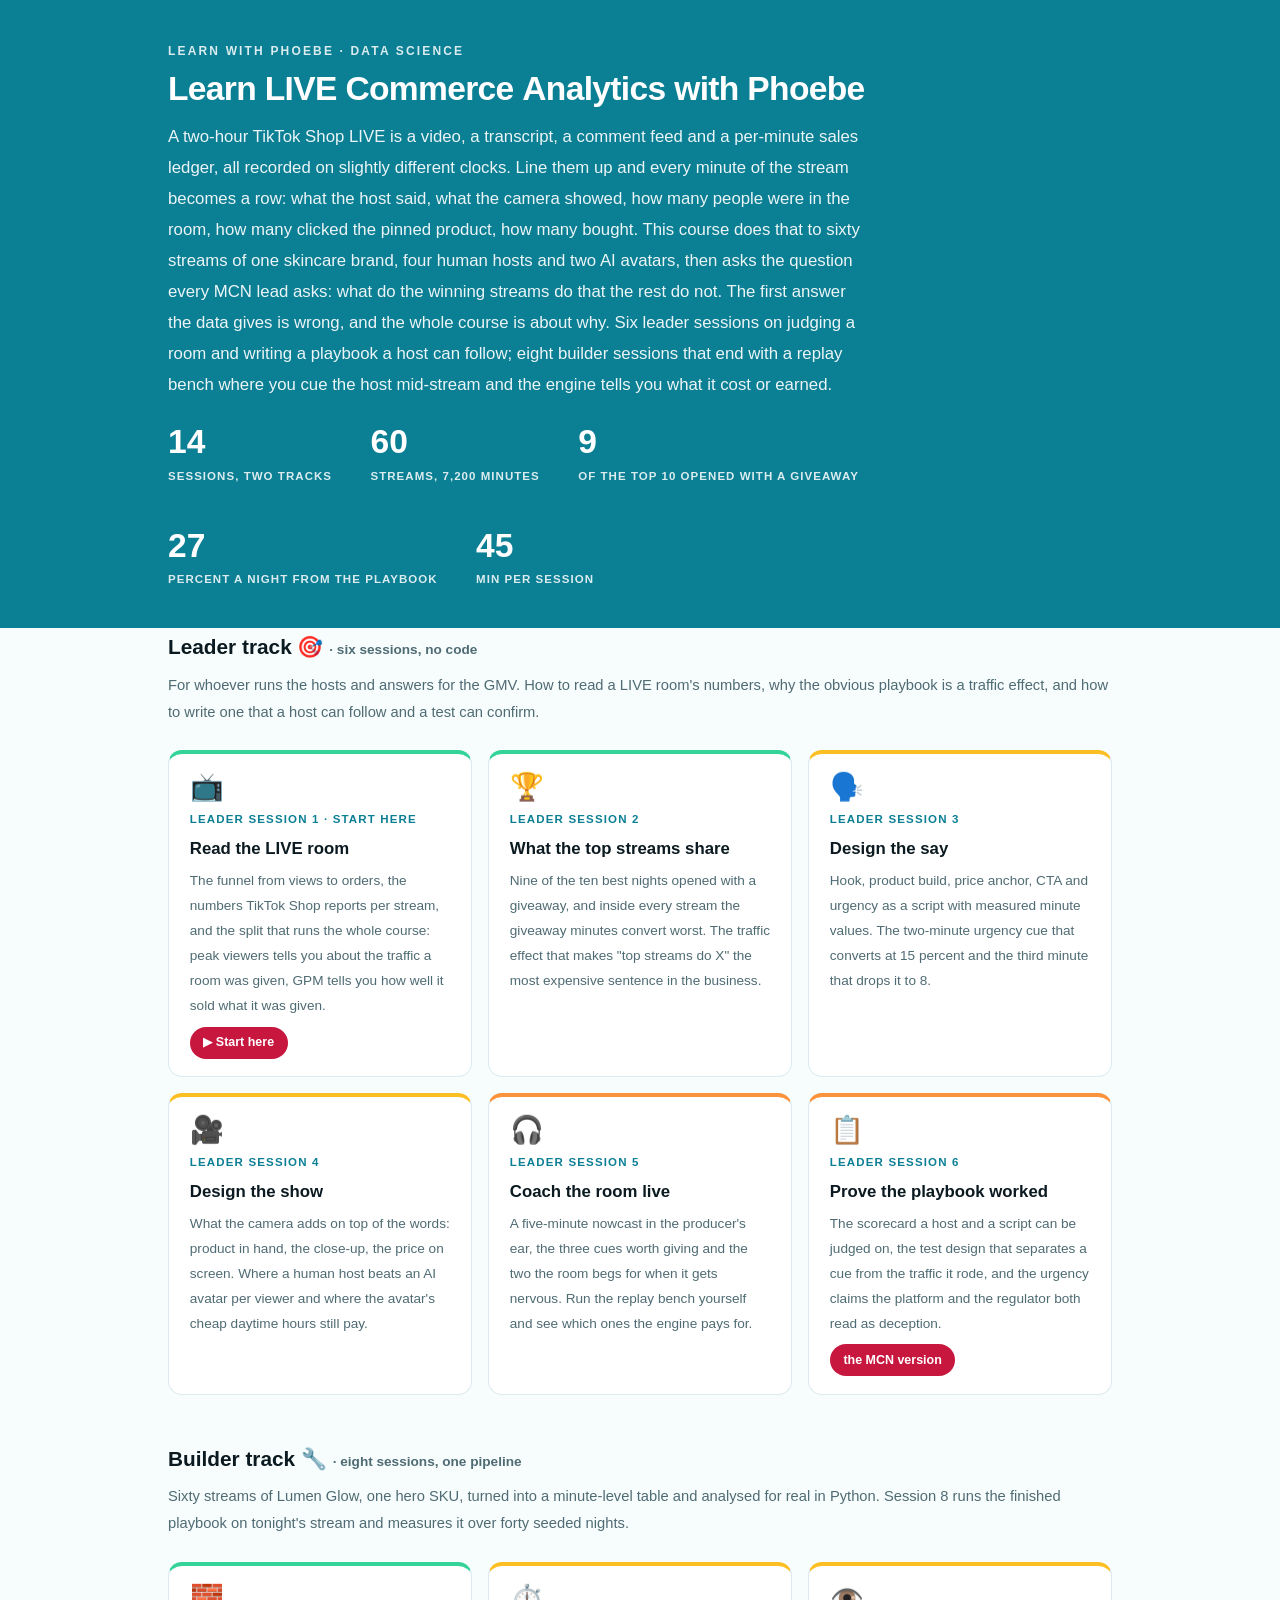
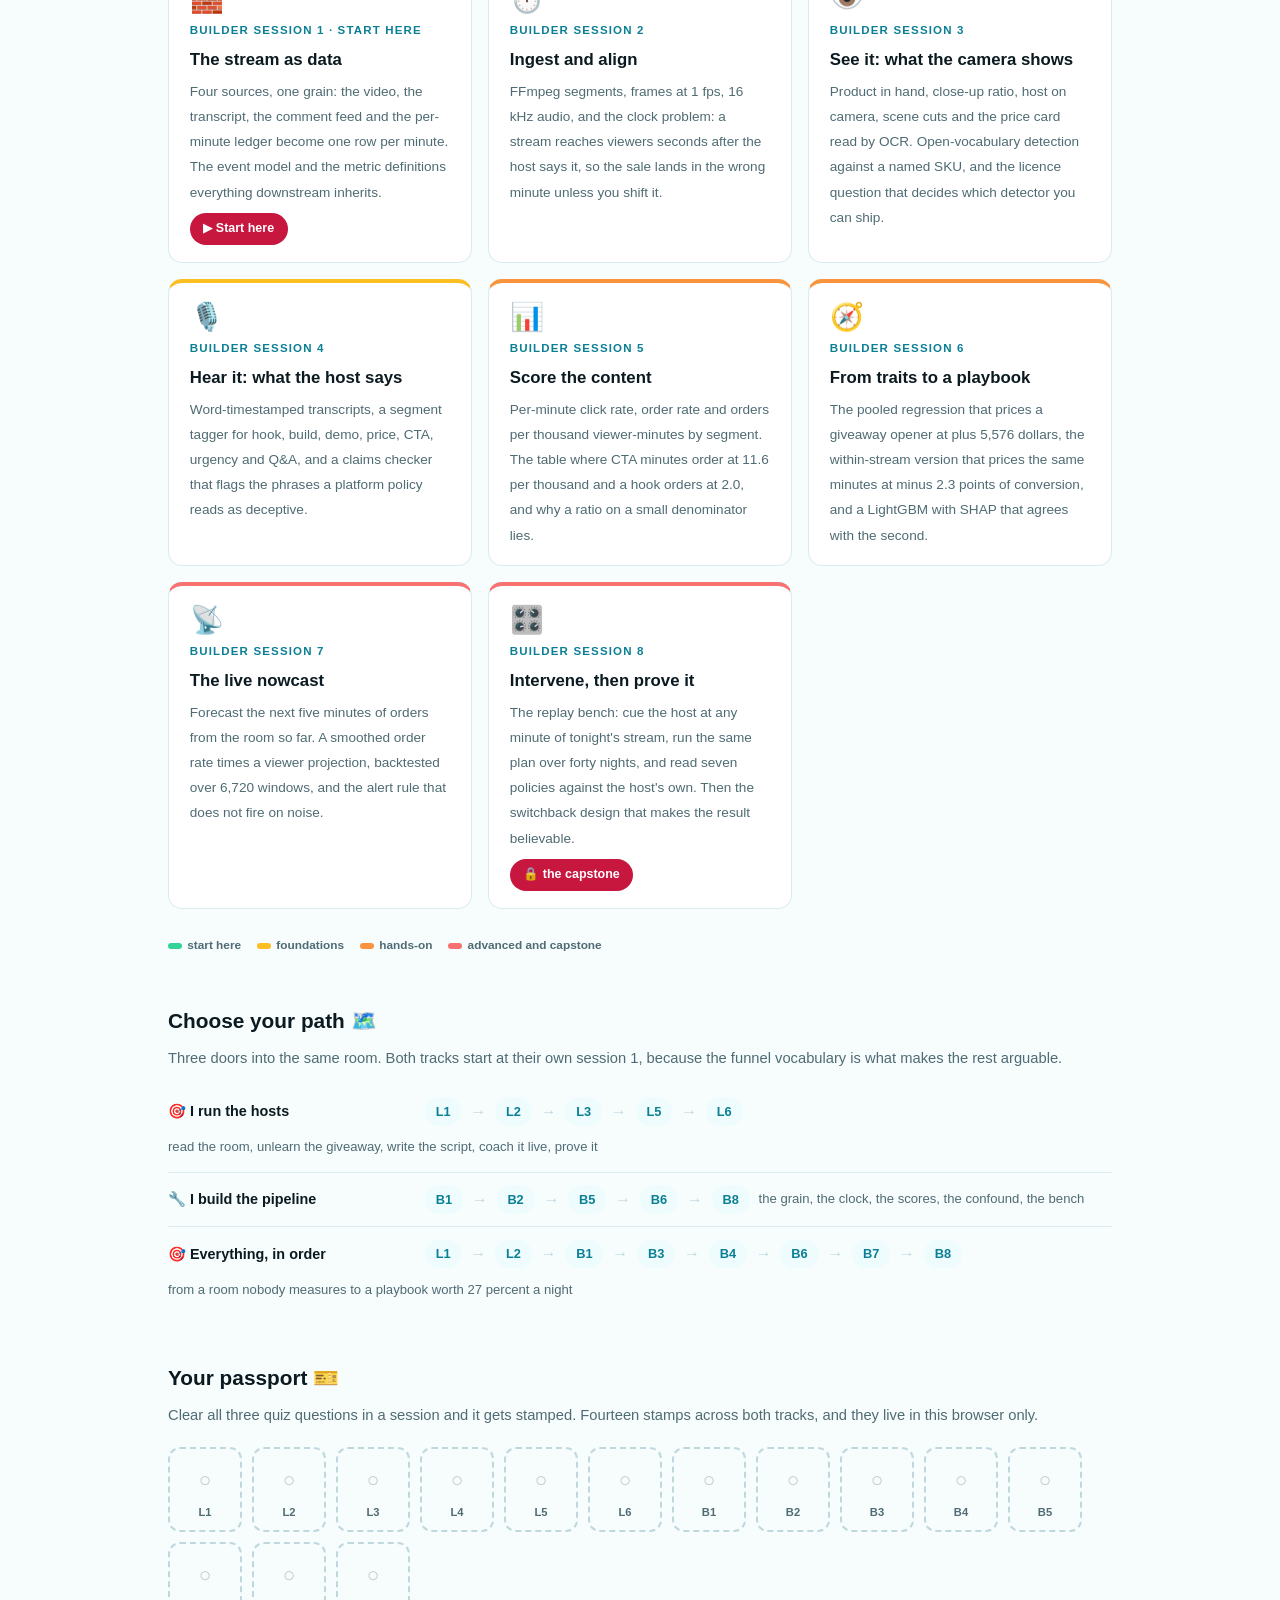
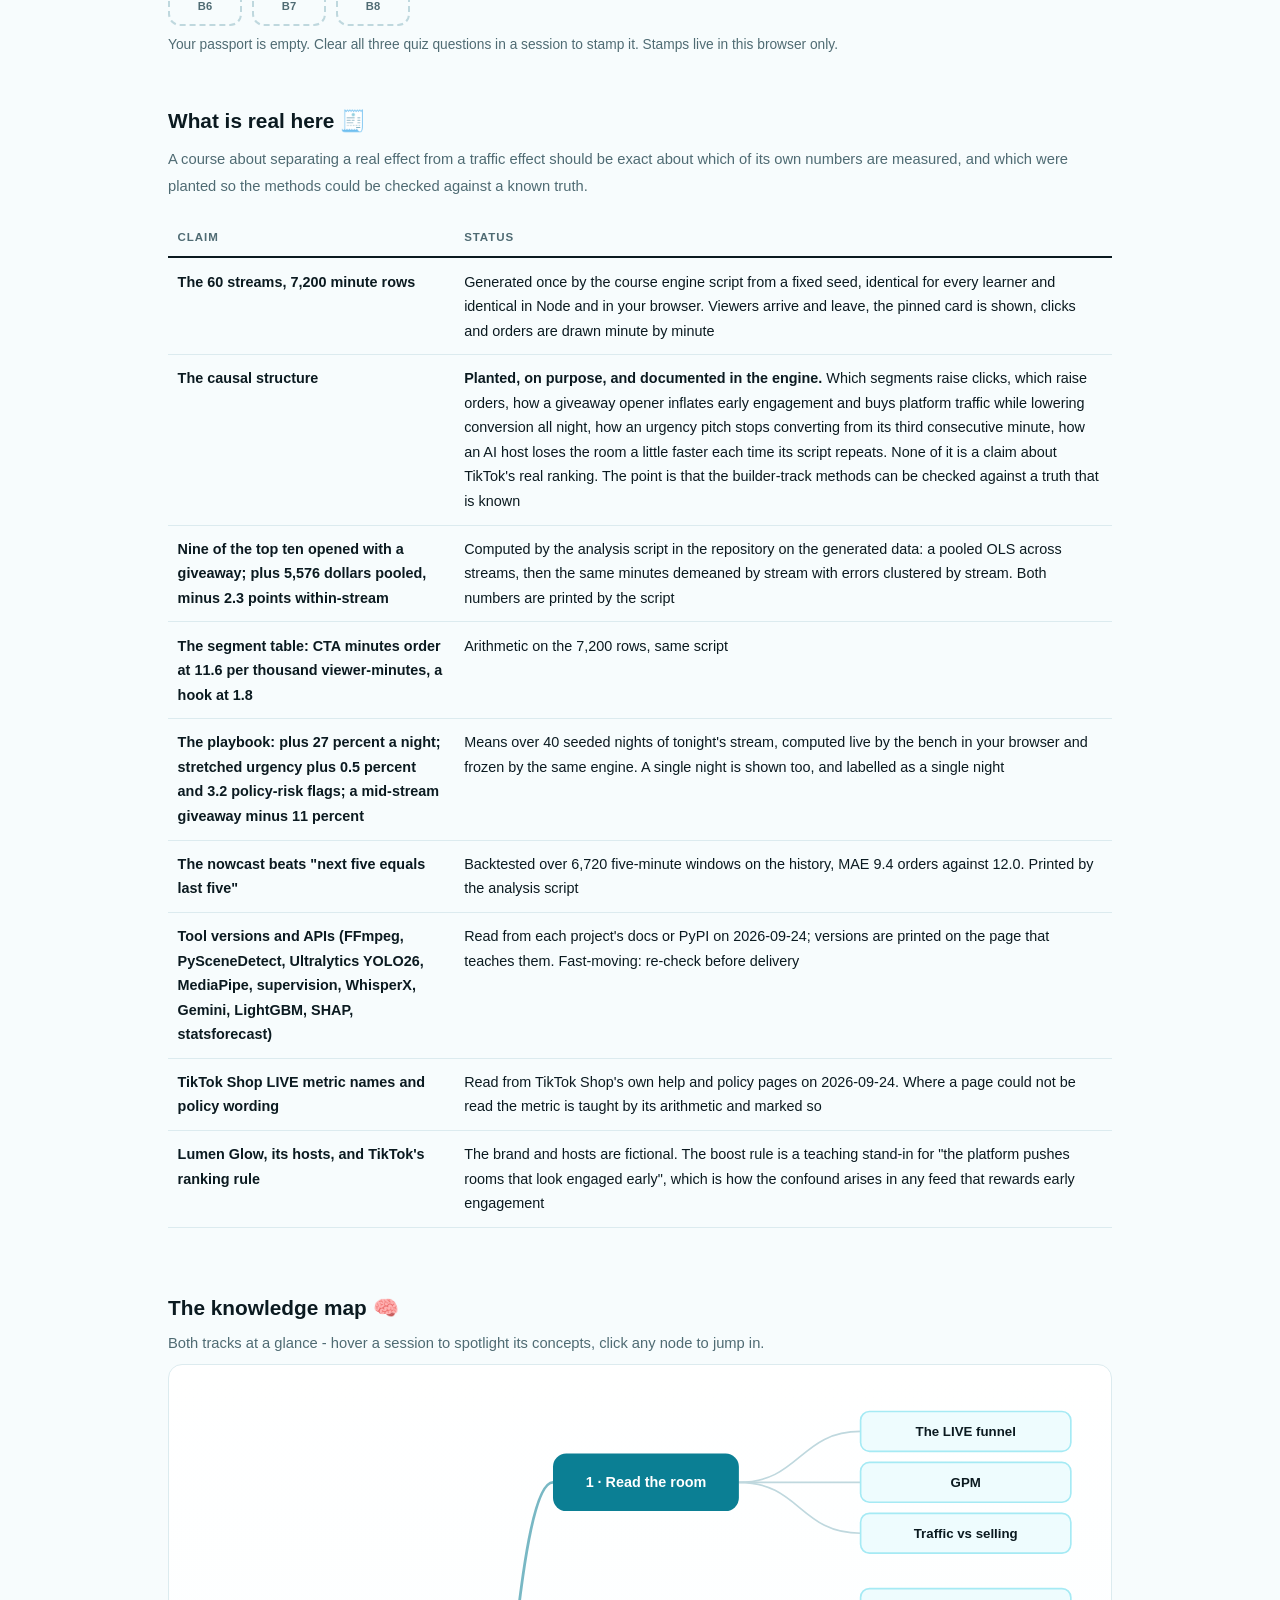
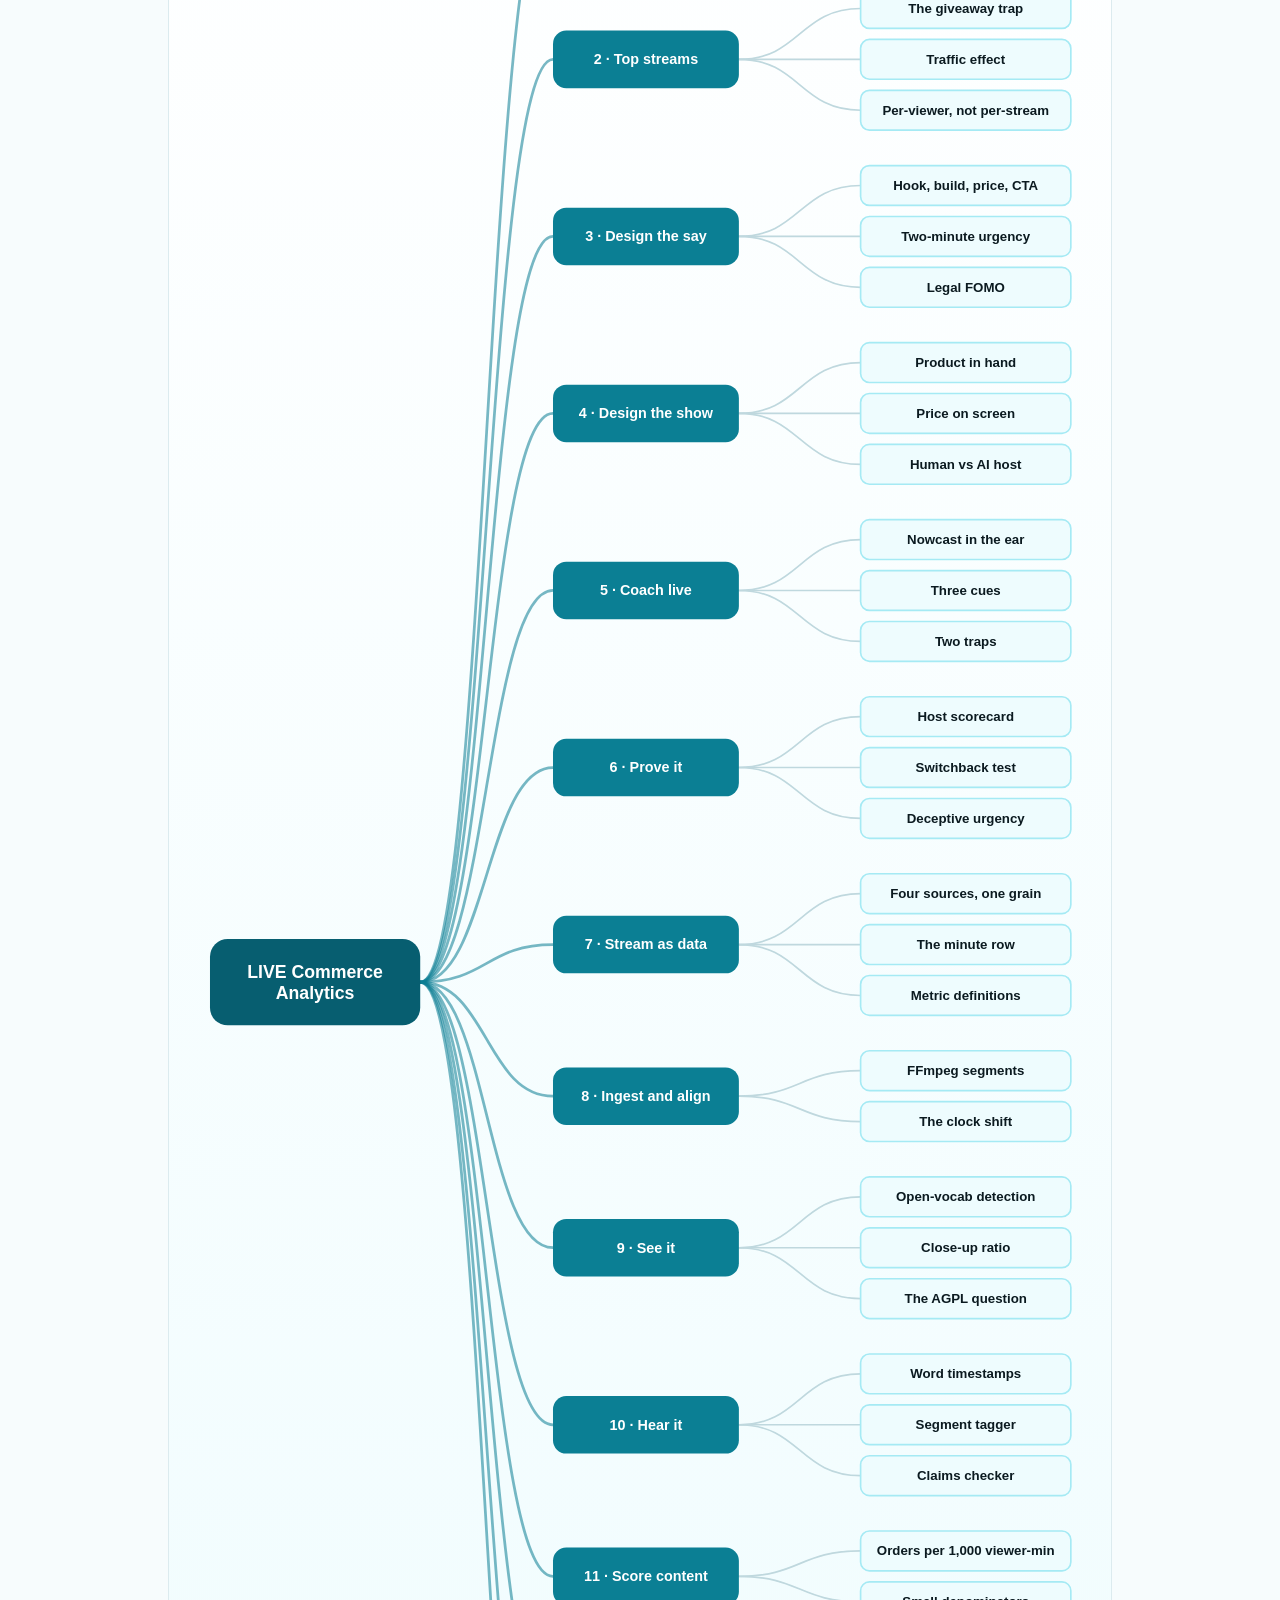
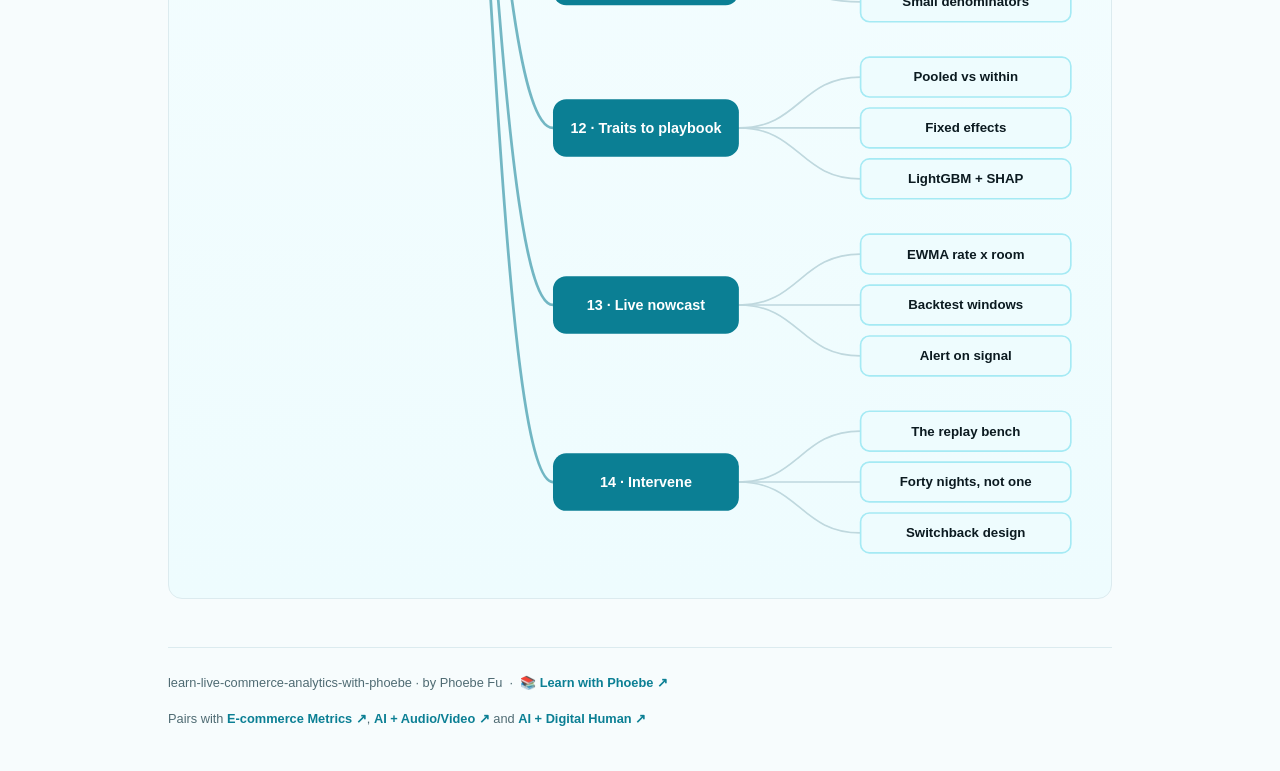
<file: index.html>
<!DOCTYPE html>
<html lang="en">
<head>
<meta charset="UTF-8">
<meta name="viewport" content="width=device-width, initial-scale=1.0">
<!-- social:start -->
<meta name="description" content="Fourteen sessions on reading a TikTok Shop LIVE room as data: the funnel, what the camera and the transcript add, why the top streams' favourite trick is a traffic effect, and a replay bench where you coach the host and measure it. Free, by Phoebe Fu.">
<meta property="og:type" content="website">
<meta property="og:site_name" content="Learn with Phoebe">
<meta property="og:title" content="Learn LIVE Commerce Analytics with Phoebe">
<meta property="og:description" content="Nine of the ten best streams opened with a giveaway. Inside a stream, the giveaway minutes convert worst. The playbook that survives that finding is worth 27 percent a night.">
<meta property="og:url" content="https://phoebefu6.github.io/learn-live-commerce-analytics-with-phoebe/">
<meta property="og:image" content="https://phoebefu6.github.io/learn-live-commerce-analytics-with-phoebe/assets/og-cover.png">
<meta name="twitter:card" content="summary_large_image">
<meta name="twitter:title" content="Learn LIVE Commerce Analytics with Phoebe">
<meta name="twitter:description" content="Nine of the ten best streams opened with a giveaway. Inside a stream, the giveaway minutes convert worst. The playbook that survives that finding is worth 27 percent a night.">
<meta name="twitter:image" content="https://phoebefu6.github.io/learn-live-commerce-analytics-with-phoebe/assets/og-cover.png">
<!-- social:end -->
<title>Learn LIVE Commerce Analytics with Phoebe</title>
<link rel="stylesheet" href="assets/style.css?v=7">
<style>

  .stats-row { display: flex; gap: 2.4rem; margin-top: 1.5rem; flex-wrap: wrap; }
  .stat b { display: block; font-size: 2.1rem; font-weight: 800; line-height: 1.05; font-variant-numeric: tabular-nums; }
  .stat span { font-size: .72rem; opacity: .85; text-transform: uppercase; letter-spacing: .09em; font-weight: 600; }

  .course-grid { display: grid; grid-template-columns: repeat(auto-fit, minmax(17rem, 1fr)); gap: 1rem; margin-top: 1.5rem; }
  .course-card {
    border: 1px solid var(--hairline);
    border-top: 4px solid var(--diff, var(--indigo));
    border-radius: var(--radius);
    padding: 1.2rem 1.3rem 1.1rem;
    display: flex;
    flex-direction: column;
    gap: .5rem;
    text-decoration: none;
    color: var(--ink);
    background: #fff;
    transition: box-shadow .15s ease, border-color .15s ease, transform .15s ease;
    position: relative;
  }
  .course-card:hover { border-color: var(--indigo-soft); border-top-color: var(--diff, var(--indigo)); box-shadow: 0 8px 28px rgba(11,127,148,.16); transform: translateY(-3px); }
  .course-card .cicon { font-size: 1.7rem; line-height: 1; }
  .course-card .cnum { font-size: .72rem; font-weight: 700; color: var(--indigo); text-transform: uppercase; letter-spacing: .1em; }
  .course-card h3 { font-size: 1.05rem; font-weight: 800; line-height: 1.3; }
  .course-card p { font-size: .85rem; color: var(--muted); flex: 1; }
  .course-card .meta { display: flex; gap: .4rem; flex-wrap: wrap; }

  .diff-legend { display: flex; gap: 1rem; margin-top: 1.6rem; font-size: .74rem; color: var(--muted); font-weight: 600; flex-wrap: wrap; }
  .diff-legend i { display: inline-block; width: .85rem; height: .35rem; border-radius: 999px; margin-right: .35rem; vertical-align: middle; }

  .paths { margin-top: 2.6rem; }
  .paths h2 { font-size: 1.3rem; font-weight: 800; margin-bottom: .3rem; }
  .paths .plede { color: var(--muted); font-size: .92rem; margin-bottom: .8rem; }
  .path { display: flex; gap: .55rem; align-items: center; padding: .75rem 0; border-bottom: .5px solid var(--hairline); flex-wrap: wrap; }
  .path:last-child { border-bottom: none; }
  .path b { min-width: 15.5rem; font-size: .9rem; }
  .path .pstep { background: var(--indigo-50); color: var(--indigo); border-radius: 999px; padding: .16rem .68rem; font-weight: 700; font-size: .8rem; text-decoration: none; transition: all .12s ease; }
  .path .pstep:hover { background: var(--indigo); color: #fff; }
  .path .parr { color: var(--faint); font-weight: 700; }

  .mm-section { margin-top: 1.6rem; }
  .mm-section h2 { font-size: 1.3rem; font-weight: 800; margin-bottom: .2rem; }
  .mm-section .mm-lede { color: var(--muted); font-size: .92rem; margin-bottom: .4rem; }
  .mm-wrap { border: 1px solid var(--hairline); border-radius: var(--radius); background: linear-gradient(180deg,#fff,#EEFCFE); padding: .6rem; overflow-x: auto; }
  .mm-svg { width: 100%; height: auto; display: block; max-width: 60rem; margin: 0 auto; min-width: 34rem; }
  .mm-link { cursor: pointer; text-decoration: none; }
  .mm-node rect { transition: opacity .15s ease, filter .15s ease; }
  .mm-node text { pointer-events: none; }
  .mm-link:hover .mm-node rect { filter: brightness(1.06); }
  .mm-edge { transition: opacity .15s ease; }
</style>
</head>
<body>

<header class="masthead">
  <div class="wrap">
    <div class="eyebrow">Learn with Phoebe · Data Science</div>
    <h1>Learn <span class="accent">LIVE Commerce Analytics</span> with Phoebe</h1>
    <p class="sub">A two-hour TikTok Shop LIVE is a video, a transcript, a comment feed and a per-minute sales ledger, all recorded on slightly different clocks. Line them up and every minute of the stream becomes a row: what the host said, what the camera showed, how many people were in the room, how many clicked the pinned product, how many bought. This course does that to sixty streams of one skincare brand, four human hosts and two AI avatars, then asks the question every MCN lead asks: what do the winning streams do that the rest do not. The first answer the data gives is wrong, and the whole course is about why. Six leader sessions on judging a room and writing a playbook a host can follow; eight builder sessions that end with a replay bench where you cue the host mid-stream and the engine tells you what it cost or earned.</p>
    <div class="stats-row">
      <div class="stat"><b data-count="14">14</b><span>sessions, two tracks</span></div>
      <div class="stat"><b data-count="60">60</b><span>streams, 7,200 minutes</span></div>
      <div class="stat"><b data-count="9">9</b><span>of the top 10 opened with a giveaway</span></div>
      <div class="stat"><b data-count="27">27</b><span>percent a night from the playbook</span></div>
      <div class="stat"><b data-count="45">45</b><span>min per session</span></div>
    </div>
  </div>
</header>

<main class="wrap">

  <section class="section">
    <div class="paths" style="margin-top:0">
      <h2>Leader track 🎯 <span style="font-size:.85rem;font-weight:600;color:var(--muted)">· six sessions, no code</span></h2>
      <p class="plede">For whoever runs the hosts and answers for the GMV. How to read a LIVE room's numbers, why the obvious playbook is a traffic effect, and how to write one that a host can follow and a test can confirm.</p>
    </div>

    <div class="course-grid">
      <a class="course-card" href="courses/a1-read-the-room.html" style="--diff:#34D399">
        <span class="cicon">📺</span>
        <span class="cnum">Leader session 1 · start here</span>
        <h3>Read the LIVE room</h3>
        <p>The funnel from views to orders, the numbers TikTok Shop reports per stream, and the split that runs the whole course: peak viewers tells you about the traffic a room was given, GPM tells you how well it sold what it was given.</p>
        <span class="meta"><span class="pill amber">▶ Start here</span></span>
      </a>
      <a class="course-card" href="courses/a2-what-top-streams-share.html" style="--diff:#34D399">
        <span class="cicon">🏆</span>
        <span class="cnum">Leader session 2</span>
        <h3>What the top streams share</h3>
        <p>Nine of the ten best nights opened with a giveaway, and inside every stream the giveaway minutes convert worst. The traffic effect that makes "top streams do X" the most expensive sentence in the business.</p>
      </a>
      <a class="course-card" href="courses/a3-design-the-say.html" style="--diff:#FBBF24">
        <span class="cicon">🗣️</span>
        <span class="cnum">Leader session 3</span>
        <h3>Design the say</h3>
        <p>Hook, product build, price anchor, CTA and urgency as a script with measured minute values. The two-minute urgency cue that converts at 15 percent and the third minute that drops it to 8.</p>
      </a>
      <a class="course-card" href="courses/a4-design-the-show.html" style="--diff:#FBBF24">
        <span class="cicon">🎥</span>
        <span class="cnum">Leader session 4</span>
        <h3>Design the show</h3>
        <p>What the camera adds on top of the words: product in hand, the close-up, the price on screen. Where a human host beats an AI avatar per viewer and where the avatar's cheap daytime hours still pay.</p>
      </a>
      <a class="course-card" href="courses/a5-coach-live.html" style="--diff:#FB923C">
        <span class="cicon">🎧</span>
        <span class="cnum">Leader session 5</span>
        <h3>Coach the room live</h3>
        <p>A five-minute nowcast in the producer's ear, the three cues worth giving and the two the room begs for when it gets nervous. Run the replay bench yourself and see which ones the engine pays for.</p>
      </a>
      <a class="course-card" href="courses/a6-prove-it-worked.html" style="--diff:#FB923C">
        <span class="cicon">📋</span>
        <span class="cnum">Leader session 6</span>
        <h3>Prove the playbook worked</h3>
        <p>The scorecard a host and a script can be judged on, the test design that separates a cue from the traffic it rode, and the urgency claims the platform and the regulator both read as deception.</p>
        <span class="meta"><span class="pill amber">the MCN version</span></span>
      </a>
    </div>
  </section>

  <section class="section">
    <div class="paths" style="margin-top:0">
      <h2>Builder track 🔧 <span style="font-size:.85rem;font-weight:600;color:var(--muted)">· eight sessions, one pipeline</span></h2>
      <p class="plede">Sixty streams of Lumen Glow, one hero SKU, turned into a minute-level table and analysed for real in Python. Session 8 runs the finished playbook on tonight's stream and measures it over forty seeded nights.</p>
    </div>

    <div class="course-grid">
      <a class="course-card" href="courses/b1-stream-as-data.html" style="--diff:#34D399">
        <span class="cicon">🧱</span>
        <span class="cnum">Builder session 1 · start here</span>
        <h3>The stream as data</h3>
        <p>Four sources, one grain: the video, the transcript, the comment feed and the per-minute ledger become one row per minute. The event model and the metric definitions everything downstream inherits.</p>
        <span class="meta"><span class="pill amber">▶ Start here</span></span>
      </a>
      <a class="course-card" href="courses/b2-ingest-and-align.html" style="--diff:#FBBF24">
        <span class="cicon">⏱️</span>
        <span class="cnum">Builder session 2</span>
        <h3>Ingest and align</h3>
        <p>FFmpeg segments, frames at 1 fps, 16 kHz audio, and the clock problem: a stream reaches viewers seconds after the host says it, so the sale lands in the wrong minute unless you shift it.</p>
      </a>
      <a class="course-card" href="courses/b3-see-it.html" style="--diff:#FBBF24">
        <span class="cicon">👁️</span>
        <span class="cnum">Builder session 3</span>
        <h3>See it: what the camera shows</h3>
        <p>Product in hand, close-up ratio, host on camera, scene cuts and the price card read by OCR. Open-vocabulary detection against a named SKU, and the licence question that decides which detector you can ship.</p>
      </a>
      <a class="course-card" href="courses/b4-hear-it.html" style="--diff:#FBBF24">
        <span class="cicon">🎙️</span>
        <span class="cnum">Builder session 4</span>
        <h3>Hear it: what the host says</h3>
        <p>Word-timestamped transcripts, a segment tagger for hook, build, demo, price, CTA, urgency and Q&amp;A, and a claims checker that flags the phrases a platform policy reads as deceptive.</p>
      </a>
      <a class="course-card" href="courses/b5-score-content.html" style="--diff:#FB923C">
        <span class="cicon">📊</span>
        <span class="cnum">Builder session 5</span>
        <h3>Score the content</h3>
        <p>Per-minute click rate, order rate and orders per thousand viewer-minutes by segment. The table where CTA minutes order at 11.6 per thousand and a hook orders at 2.0, and why a ratio on a small denominator lies.</p>
      </a>
      <a class="course-card" href="courses/b6-traits-to-playbook.html" style="--diff:#FB923C">
        <span class="cicon">🧭</span>
        <span class="cnum">Builder session 6</span>
        <h3>From traits to a playbook</h3>
        <p>The pooled regression that prices a giveaway opener at plus 5,576 dollars, the within-stream version that prices the same minutes at minus 2.3 points of conversion, and a LightGBM with SHAP that agrees with the second.</p>
      </a>
      <a class="course-card" href="courses/b7-live-nowcast.html" style="--diff:#F87171">
        <span class="cicon">📡</span>
        <span class="cnum">Builder session 7</span>
        <h3>The live nowcast</h3>
        <p>Forecast the next five minutes of orders from the room so far. A smoothed order rate times a viewer projection, backtested over 6,720 windows, and the alert rule that does not fire on noise.</p>
      </a>
      <a class="course-card" href="courses/b8-intervene.html" style="--diff:#F87171">
        <span class="cicon">🎛️</span>
        <span class="cnum">Builder session 8</span>
        <h3>Intervene, then prove it</h3>
        <p>The replay bench: cue the host at any minute of tonight's stream, run the same plan over forty nights, and read seven policies against the host's own. Then the switchback design that makes the result believable.</p>
        <span class="meta"><span class="pill amber">🔒 the capstone</span></span>
      </a>
    </div>

    <div class="diff-legend">
      <span><i style="background:#34D399"></i>start here</span>
      <span><i style="background:#FBBF24"></i>foundations</span>
      <span><i style="background:#FB923C"></i>hands-on</span>
      <span><i style="background:#F87171"></i>advanced and capstone</span>
    </div>
  </section>

  <section class="section">
    <div class="paths">
      <h2>Choose your path 🗺️</h2>
      <p class="plede">Three doors into the same room. Both tracks start at their own session 1, because the funnel vocabulary is what makes the rest arguable.</p>
      <div class="path"><b>🎯 I run the hosts</b>
        <a class="pstep" href="courses/a1-read-the-room.html">L1</a>
        <span class="parr">→</span>
        <a class="pstep" href="courses/a2-what-top-streams-share.html">L2</a>
        <span class="parr">→</span>
        <a class="pstep" href="courses/a3-design-the-say.html">L3</a>
        <span class="parr">→</span>
        <a class="pstep" href="courses/a5-coach-live.html">L5</a>
        <span class="parr">→</span>
        <a class="pstep" href="courses/a6-prove-it-worked.html">L6</a>
        <span style="font-size:.82rem;color:var(--muted)">read the room, unlearn the giveaway, write the script, coach it live, prove it</span>
      </div>
      <div class="path"><b>🔧 I build the pipeline</b>
        <a class="pstep" href="courses/b1-stream-as-data.html">B1</a>
        <span class="parr">→</span>
        <a class="pstep" href="courses/b2-ingest-and-align.html">B2</a>
        <span class="parr">→</span>
        <a class="pstep" href="courses/b5-score-content.html">B5</a>
        <span class="parr">→</span>
        <a class="pstep" href="courses/b6-traits-to-playbook.html">B6</a>
        <span class="parr">→</span>
        <a class="pstep" href="courses/b8-intervene.html">B8</a>
        <span style="font-size:.82rem;color:var(--muted)">the grain, the clock, the scores, the confound, the bench</span>
      </div>
      <div class="path"><b>🎯 Everything, in order</b>
        <a class="pstep" href="courses/a1-read-the-room.html">L1</a>
        <span class="parr">→</span>
        <a class="pstep" href="courses/a2-what-top-streams-share.html">L2</a>
        <span class="parr">→</span>
        <a class="pstep" href="courses/b1-stream-as-data.html">B1</a>
        <span class="parr">→</span>
        <a class="pstep" href="courses/b3-see-it.html">B3</a>
        <span class="parr">→</span>
        <a class="pstep" href="courses/b4-hear-it.html">B4</a>
        <span class="parr">→</span>
        <a class="pstep" href="courses/b6-traits-to-playbook.html">B6</a>
        <span class="parr">→</span>
        <a class="pstep" href="courses/b7-live-nowcast.html">B7</a>
        <span class="parr">→</span>
        <a class="pstep" href="courses/b8-intervene.html">B8</a>
        <span style="font-size:.82rem;color:var(--muted)">from a room nobody measures to a playbook worth 27 percent a night</span>
      </div>
    </div>
  </section>

  <section class="section">
    <div class="paths" style="margin-top:0">
      <h2>Your passport 🎫</h2>
      <p class="plede">Clear all three quiz questions in a session and it gets stamped. Fourteen stamps across both tracks, and they live in this browser only.</p>
    </div>
    <div class="pp-strip"></div>
  </section>

  <section class="section">
    <div class="paths" style="margin-top:0">
      <h2>What is real here 🧾</h2>
      <p class="plede">A course about separating a real effect from a traffic effect should be exact about which of its own numbers are measured, and which were planted so the methods could be checked against a known truth.</p>
    </div>
    <table class="clean">
      <tr><th>Claim</th><th>Status</th></tr>
      <tr><td>The 60 streams, 7,200 minute rows</td><td>Generated once by the course engine script from a fixed seed, identical for every learner and identical in Node and in your browser. Viewers arrive and leave, the pinned card is shown, clicks and orders are drawn minute by minute</td></tr>
      <tr><td>The causal structure</td><td><strong>Planted, on purpose, and documented in the engine.</strong> Which segments raise clicks, which raise orders, how a giveaway opener inflates early engagement and buys platform traffic while lowering conversion all night, how an urgency pitch stops converting from its third consecutive minute, how an AI host loses the room a little faster each time its script repeats. None of it is a claim about TikTok's real ranking. The point is that the builder-track methods can be checked against a truth that is known</td></tr>
      <tr><td>Nine of the top ten opened with a giveaway; plus 5,576 dollars pooled, minus 2.3 points within-stream</td><td>Computed by the analysis script in the repository on the generated data: a pooled OLS across streams, then the same minutes demeaned by stream with errors clustered by stream. Both numbers are printed by the script</td></tr>
      <tr><td>The segment table: CTA minutes order at 11.6 per thousand viewer-minutes, a hook at 1.8</td><td>Arithmetic on the 7,200 rows, same script</td></tr>
      <tr><td>The playbook: plus 27 percent a night; stretched urgency plus 0.5 percent and 3.2 policy-risk flags; a mid-stream giveaway minus 11 percent</td><td>Means over 40 seeded nights of tonight's stream, computed live by the bench in your browser and frozen by the same engine. A single night is shown too, and labelled as a single night</td></tr>
      <tr><td>The nowcast beats "next five equals last five"</td><td>Backtested over 6,720 five-minute windows on the history, MAE 9.4 orders against 12.0. Printed by the analysis script</td></tr>
      <tr><td>Tool versions and APIs (FFmpeg, PySceneDetect, Ultralytics YOLO26, MediaPipe, supervision, WhisperX, Gemini, LightGBM, SHAP, statsforecast)</td><td>Read from each project's docs or PyPI on 2026-09-24; versions are printed on the page that teaches them. Fast-moving: re-check before delivery</td></tr>
      <tr><td>TikTok Shop LIVE metric names and policy wording</td><td>Read from TikTok Shop's own help and policy pages on 2026-09-24. Where a page could not be read the metric is taught by its arithmetic and marked so</td></tr>
      <tr><td>Lumen Glow, its hosts, and TikTok's ranking rule</td><td>The brand and hosts are fictional. The boost rule is a teaching stand-in for "the platform pushes rooms that look engaged early", which is how the confound arises in any feed that rewards early engagement</td></tr>
    </table>
  </section>

  <section class="section mm-section">
    <h2>The knowledge map 🧠</h2>
    <p class="mm-lede">Both tracks at a glance - hover a session to spotlight its concepts, click any node to jump in.</p>
    <div class="mm-wrap"><div id="mindmap"></div></div>
  </section>

  <footer class="pagefoot">
    <span>learn-live-commerce-analytics-with-phoebe · by Phoebe Fu &nbsp;·&nbsp; 📚 <a href="https://phoebefu6.github.io/learn-with-phoebe/">Learn with Phoebe ↗</a></span>
    <span>Pairs with <a href="https://phoebefu6.github.io/learn-ecommerce-metrics-with-phoebe/">E-commerce Metrics ↗</a>, <a href="https://phoebefu6.github.io/learn-ai-media-with-phoebe/">AI + Audio/Video ↗</a> and <a href="https://phoebefu6.github.io/learn-ai-digital-human-with-phoebe/">AI + Digital Human ↗</a></span>
  </footer>

</main>

<script>
window.MINDMAP_DATA = {"title": "LIVE Commerce\nAnalytics", "centerColor": "#075E70", "sessions": [{"label": "Read the room", "href": "courses/a1-read-the-room.html", "concepts": [{"label": "The LIVE funnel", "href": "courses/a1-read-the-room.html"}, {"label": "GPM", "href": "courses/a1-read-the-room.html"}, {"label": "Traffic vs selling", "href": "courses/a1-read-the-room.html"}]}, {"label": "Top streams", "href": "courses/a2-what-top-streams-share.html", "concepts": [{"label": "The giveaway trap", "href": "courses/a2-what-top-streams-share.html"}, {"label": "Traffic effect", "href": "courses/a2-what-top-streams-share.html"}, {"label": "Per-viewer, not per-stream", "href": "courses/a2-what-top-streams-share.html"}]}, {"label": "Design the say", "href": "courses/a3-design-the-say.html", "concepts": [{"label": "Hook, build, price, CTA", "href": "courses/a3-design-the-say.html"}, {"label": "Two-minute urgency", "href": "courses/a3-design-the-say.html"}, {"label": "Legal FOMO", "href": "courses/a3-design-the-say.html"}]}, {"label": "Design the show", "href": "courses/a4-design-the-show.html", "concepts": [{"label": "Product in hand", "href": "courses/a4-design-the-show.html"}, {"label": "Price on screen", "href": "courses/a4-design-the-show.html"}, {"label": "Human vs AI host", "href": "courses/a4-design-the-show.html"}]}, {"label": "Coach live", "href": "courses/a5-coach-live.html", "concepts": [{"label": "Nowcast in the ear", "href": "courses/a5-coach-live.html"}, {"label": "Three cues", "href": "courses/a5-coach-live.html"}, {"label": "Two traps", "href": "courses/a5-coach-live.html"}]}, {"label": "Prove it", "href": "courses/a6-prove-it-worked.html", "concepts": [{"label": "Host scorecard", "href": "courses/a6-prove-it-worked.html"}, {"label": "Switchback test", "href": "courses/a6-prove-it-worked.html"}, {"label": "Deceptive urgency", "href": "courses/a6-prove-it-worked.html"}]}, {"label": "Stream as data", "href": "courses/b1-stream-as-data.html", "concepts": [{"label": "Four sources, one grain", "href": "courses/b1-stream-as-data.html"}, {"label": "The minute row", "href": "courses/b1-stream-as-data.html"}, {"label": "Metric definitions", "href": "courses/b1-stream-as-data.html"}]}, {"label": "Ingest and align", "href": "courses/b2-ingest-and-align.html", "concepts": [{"label": "FFmpeg segments", "href": "courses/b2-ingest-and-align.html"}, {"label": "The clock shift", "href": "courses/b2-ingest-and-align.html"}]}, {"label": "See it", "href": "courses/b3-see-it.html", "concepts": [{"label": "Open-vocab detection", "href": "courses/b3-see-it.html"}, {"label": "Close-up ratio", "href": "courses/b3-see-it.html"}, {"label": "The AGPL question", "href": "courses/b3-see-it.html"}]}, {"label": "Hear it", "href": "courses/b4-hear-it.html", "concepts": [{"label": "Word timestamps", "href": "courses/b4-hear-it.html"}, {"label": "Segment tagger", "href": "courses/b4-hear-it.html"}, {"label": "Claims checker", "href": "courses/b4-hear-it.html"}]}, {"label": "Score content", "href": "courses/b5-score-content.html", "concepts": [{"label": "Orders per 1,000 viewer-min", "href": "courses/b5-score-content.html"}, {"label": "Small denominators", "href": "courses/b5-score-content.html"}]}, {"label": "Traits to playbook", "href": "courses/b6-traits-to-playbook.html", "concepts": [{"label": "Pooled vs within", "href": "courses/b6-traits-to-playbook.html"}, {"label": "Fixed effects", "href": "courses/b6-traits-to-playbook.html"}, {"label": "LightGBM + SHAP", "href": "courses/b6-traits-to-playbook.html"}]}, {"label": "Live nowcast", "href": "courses/b7-live-nowcast.html", "concepts": [{"label": "EWMA rate x room", "href": "courses/b7-live-nowcast.html"}, {"label": "Backtest windows", "href": "courses/b7-live-nowcast.html"}, {"label": "Alert on signal", "href": "courses/b7-live-nowcast.html"}]}, {"label": "Intervene", "href": "courses/b8-intervene.html", "concepts": [{"label": "The replay bench", "href": "courses/b8-intervene.html"}, {"label": "Forty nights, not one", "href": "courses/b8-intervene.html"}, {"label": "Switchback design", "href": "courses/b8-intervene.html"}]}]};
</script>
<script src="assets/app.js?v=1"></script>
<script src="assets/mindmap.js?v=1"></script>
</body>
</html>
</file>
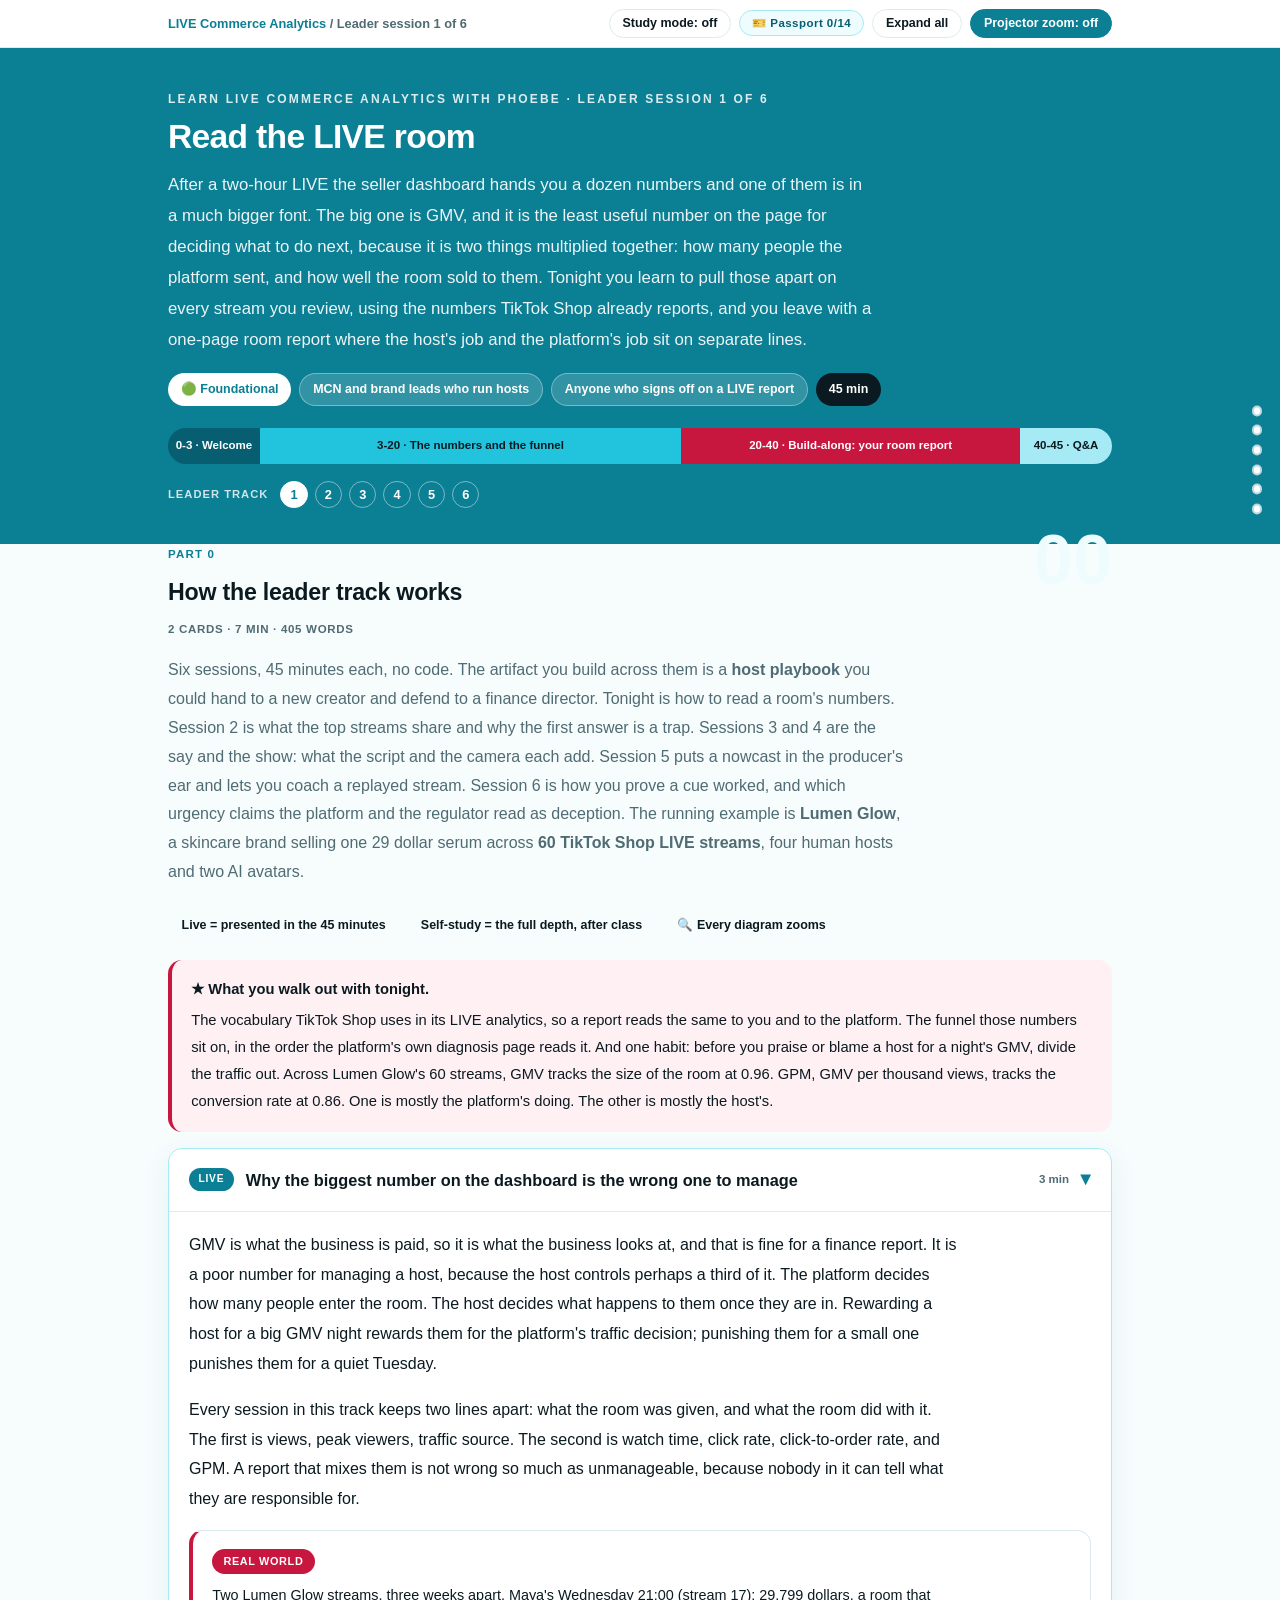
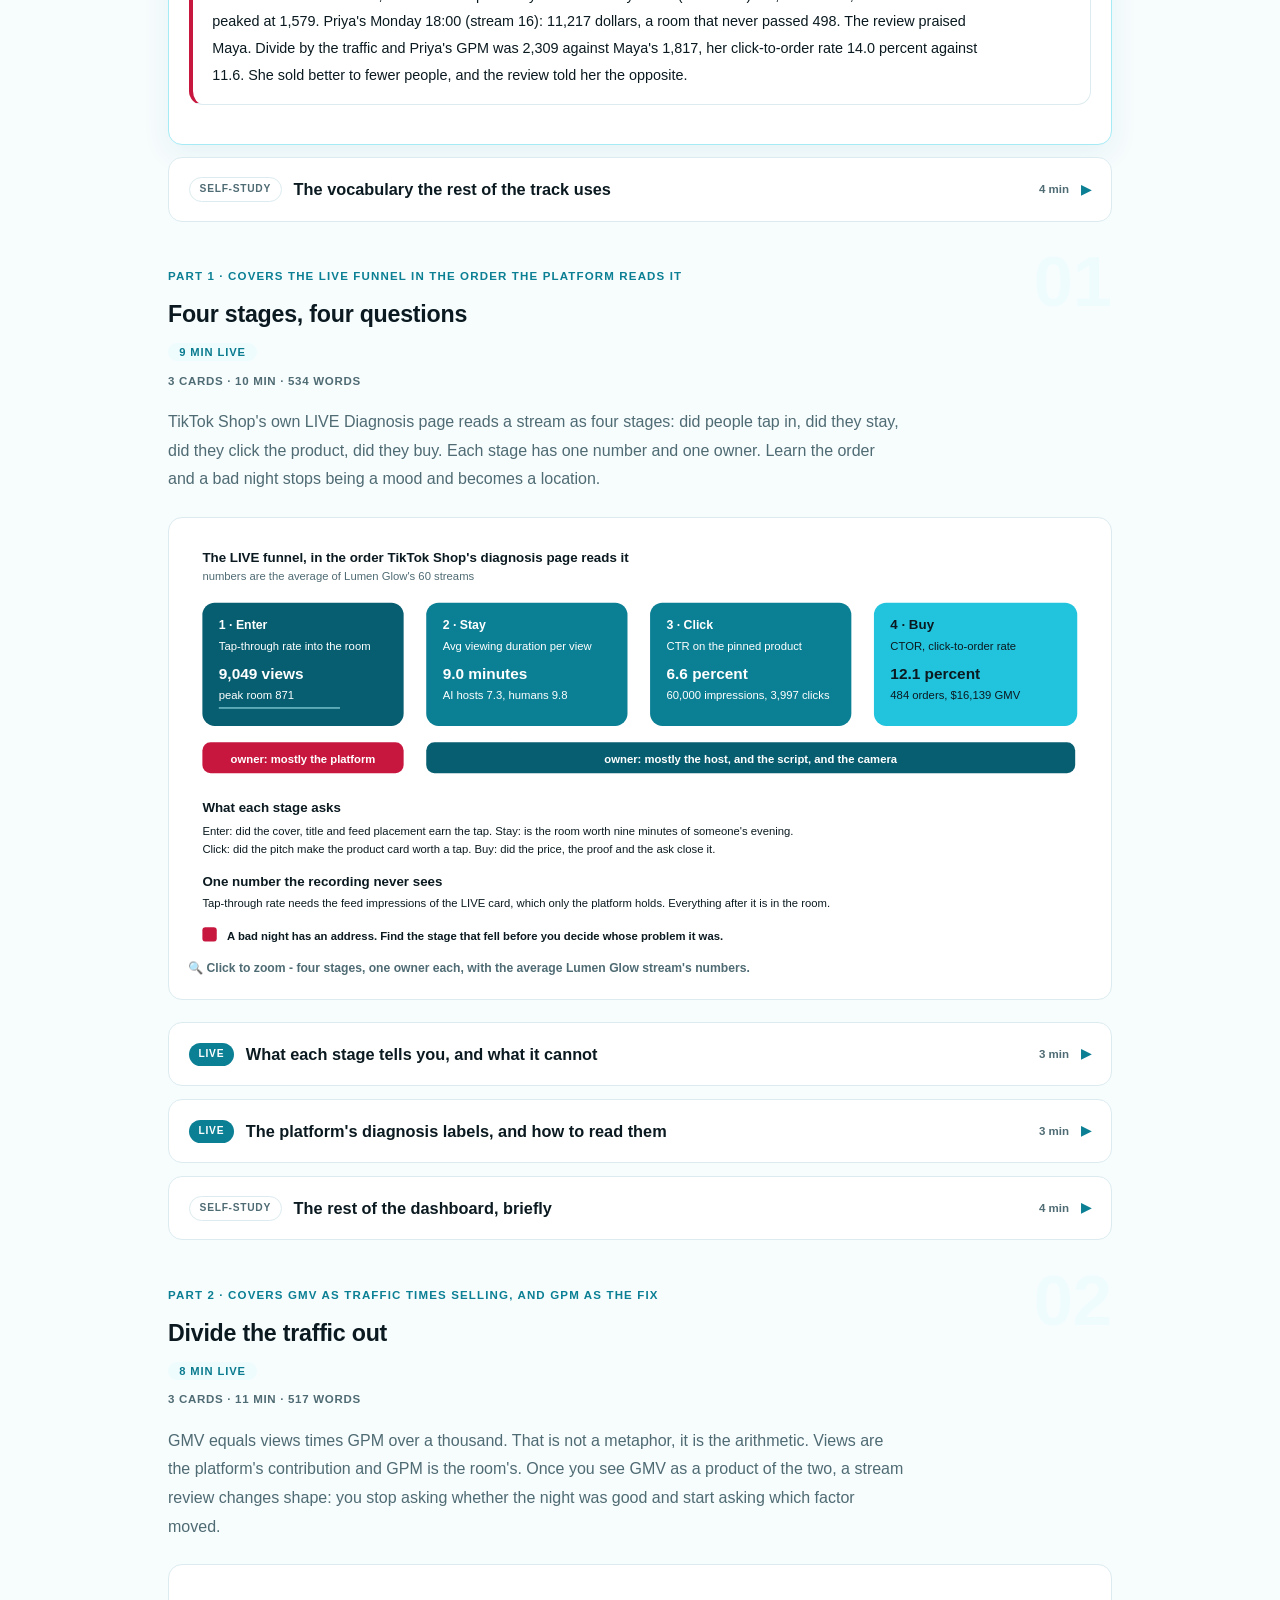
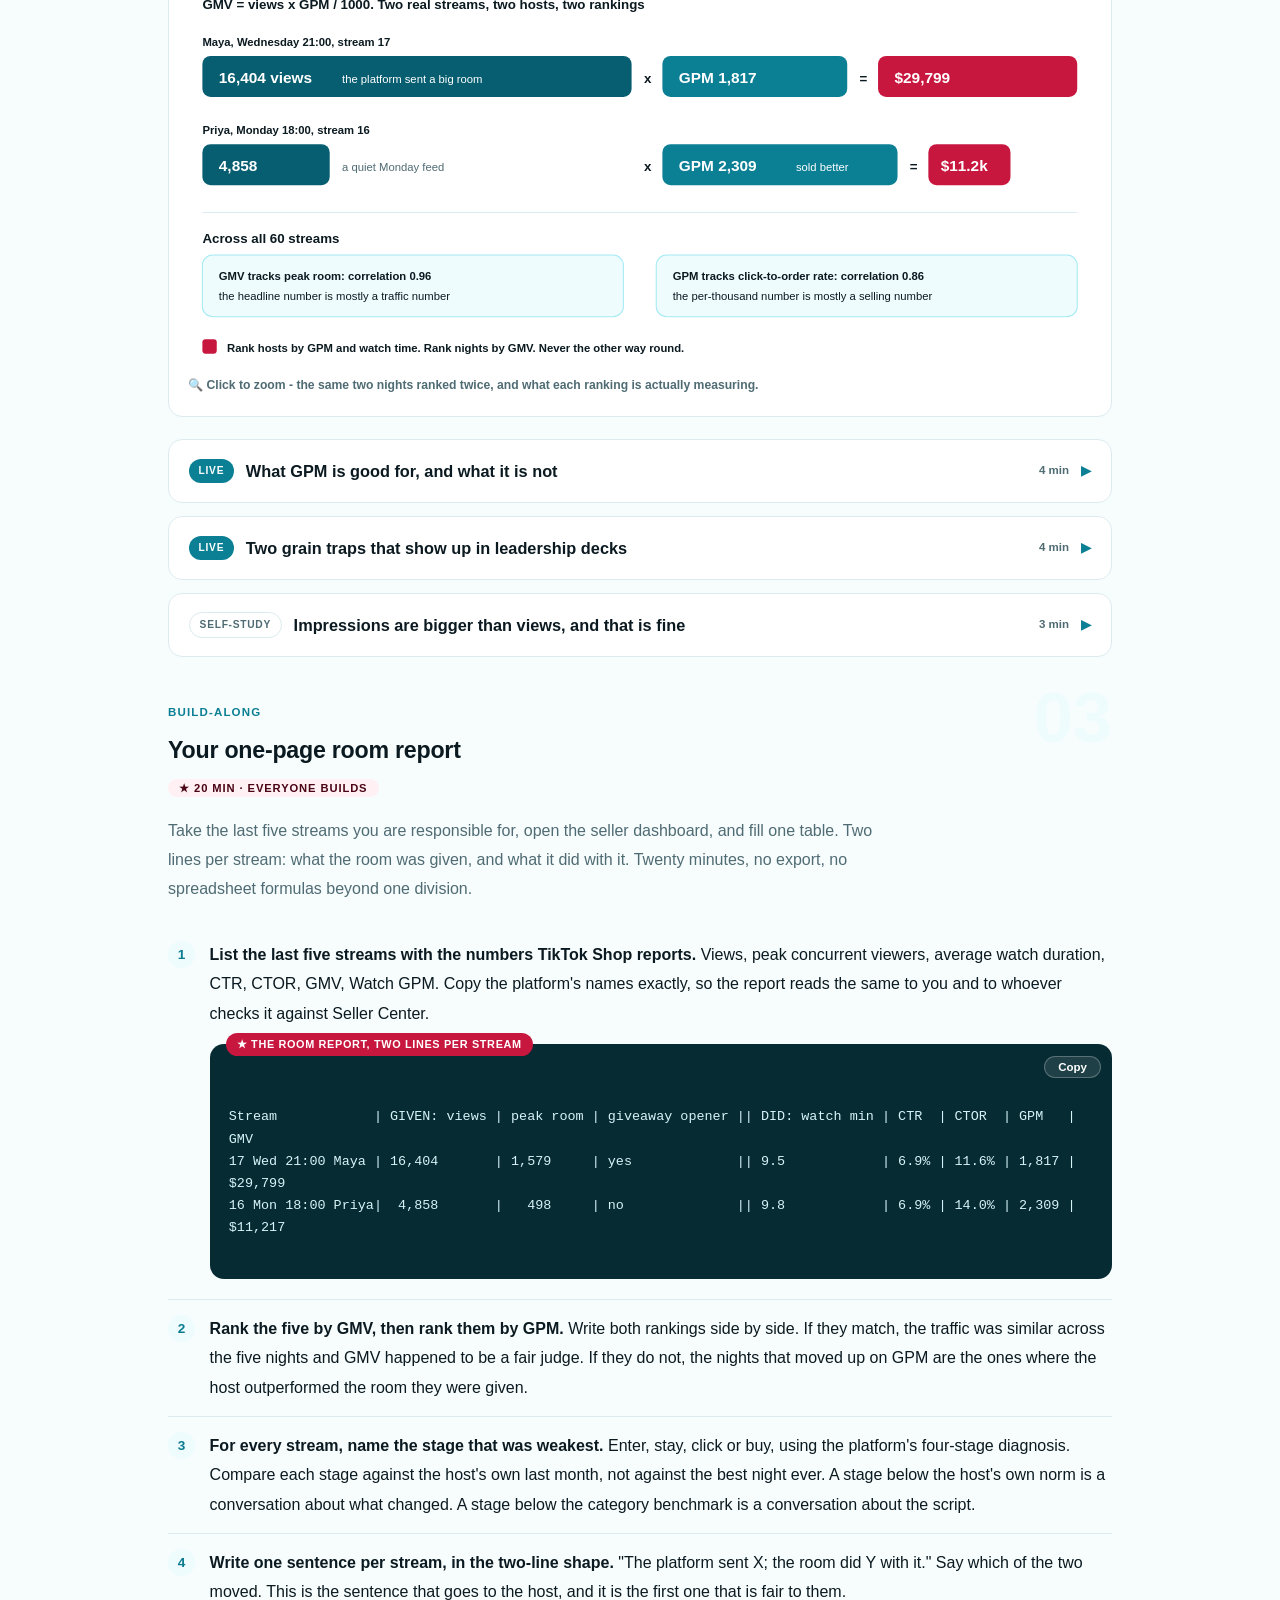
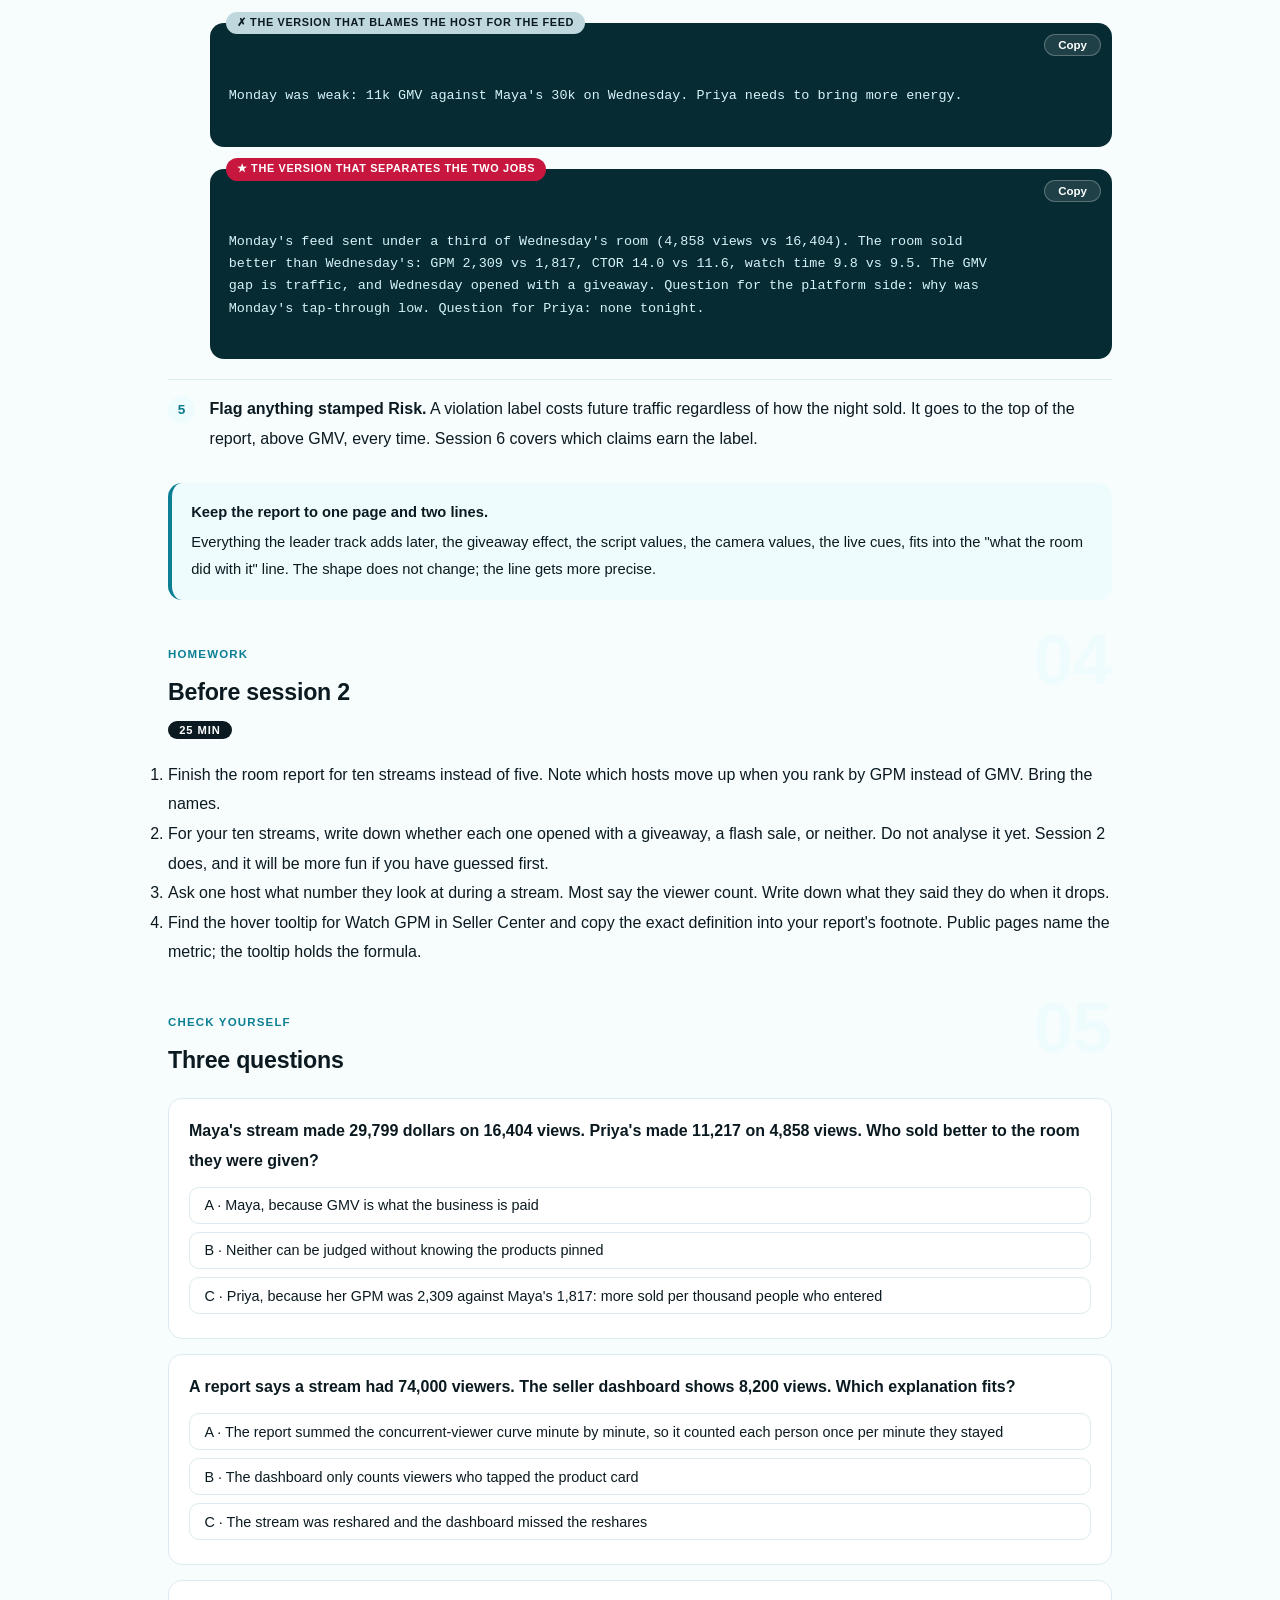
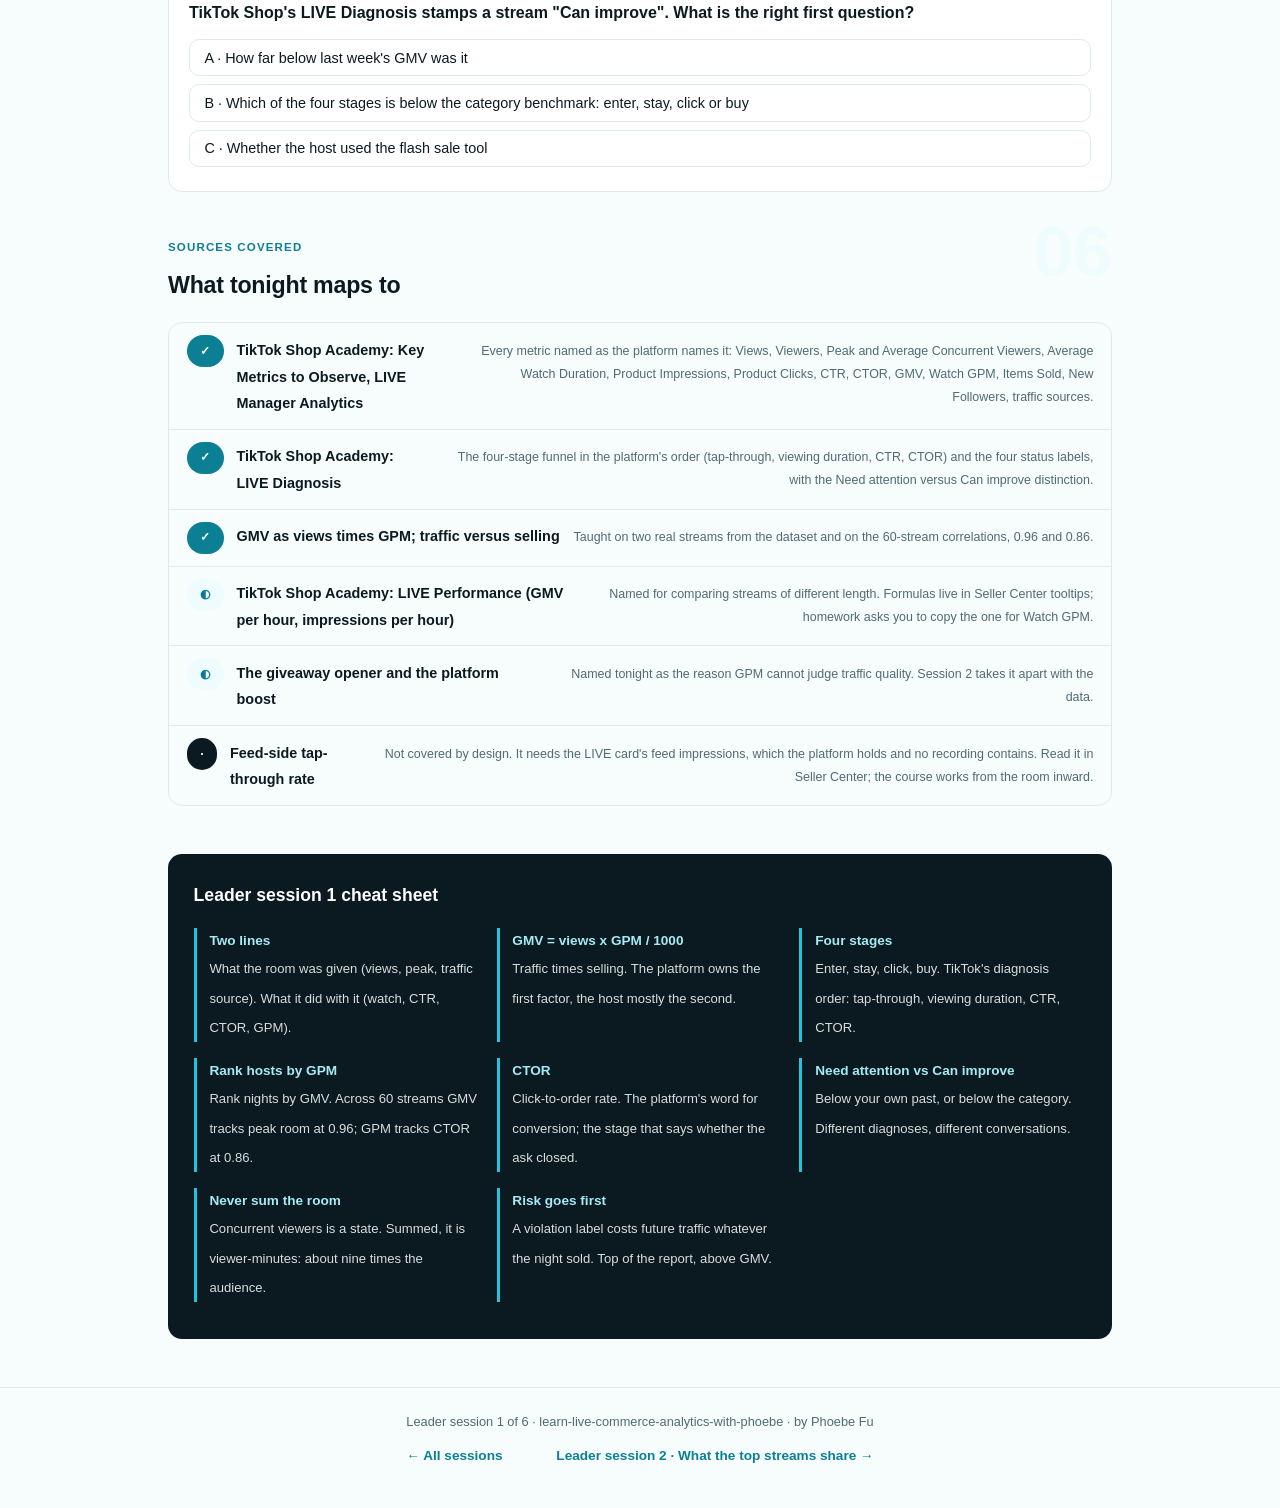
<file: courses/a1-read-the-room.html>
<!DOCTYPE html>
<html lang="en">
<head>
<meta charset="UTF-8">
<meta name="viewport" content="width=device-width, initial-scale=1.0">
<!-- social:start -->
<meta name="description" content="Leader session 1 of 6. The numbers TikTok Shop reports for a LIVE, the funnel they sit on, and the one split that runs the whole course: peak viewers tells you what traffic a room was given, GPM tells you how well it sold it.">
<meta property="og:type" content="article">
<meta property="og:site_name" content="Learn with Phoebe">
<meta property="og:title" content="Read the LIVE room - learn live commerce analytics with phoebe">
<meta property="og:description" content="Leader session 1 of 6. Two rooms, 29,800 and 11,200 dollars. The smaller one sold better, and the dashboard's headline number cannot tell you that.">
<meta property="og:url" content="https://phoebefu6.github.io/learn-live-commerce-analytics-with-phoebe/courses/a1-read-the-room.html">
<meta property="og:image" content="https://phoebefu6.github.io/learn-live-commerce-analytics-with-phoebe/assets/og-cover.png">
<meta property="og:image:width" content="1200">
<meta property="og:image:height" content="630">
<meta name="twitter:card" content="summary_large_image">
<meta name="twitter:title" content="Read the LIVE room - learn live commerce analytics with phoebe">
<meta name="twitter:description" content="GMV is traffic times selling. Divide the traffic out and a different host is winning.">
<meta name="twitter:image" content="https://phoebefu6.github.io/learn-live-commerce-analytics-with-phoebe/assets/og-cover.png">
<!-- social:end -->
<title>Leader session 1 · Read the LIVE room - learn live commerce analytics with phoebe</title>
<link rel="stylesheet" href="../assets/style.css?v=7">
</head>
<body>

<div class="toolbar">
  <div class="wrap">
    <span class="crumb"><a href="../index.html">LIVE Commerce Analytics</a> / Leader session 1 of 6</span>
    <button class="btn" id="toggle-all" type="button">Expand all</button>
    <button class="btn primary" id="zoom-toggle" type="button">Projector zoom: off</button>
  </div>
</div>

<header class="masthead">
  <div class="wrap">
    <div class="eyebrow">Learn LIVE Commerce Analytics with Phoebe · Leader session 1 of 6</div>
    <h1>Read the <span class="accent">LIVE room</span></h1>
    <p class="sub">After a two-hour LIVE the seller dashboard hands you a dozen numbers and one of them is in a much bigger font. The big one is GMV, and it is the least useful number on the page for deciding what to do next, because it is two things multiplied together: how many people the platform sent, and how well the room sold to them. Tonight you learn to pull those apart on every stream you review, using the numbers TikTok Shop already reports, and you leave with a one-page room report where the host's job and the platform's job sit on separate lines.</p>
    <div class="chip-row">
      <span class="chip level">🟢 Foundational</span>
      <span class="chip audience">MCN and brand leads who run hosts</span>
      <span class="chip audience">Anyone who signs off on a LIVE report</span>
      <span class="chip time">45 min</span>
    </div>
    <div class="agenda">
      <span class="a1" style="flex:1">0-3 · Welcome</span>
      <span class="a2" style="flex:5">3-20 · The numbers and the funnel</span>
      <span class="a3" style="flex:4">20-40 · Build-along: your room report</span>
      <span class="a4" style="flex:1">40-45 · Q&amp;A</span>
    </div>
  </div>
</header>

<main class="wrap">

  <!-- ============ INTRO ============ -->
  <section class="section" id="intro">
    <div class="section-kicker">
      <span class="klabel">Part 0</span>
      <h2>How the leader track works</h2>
    </div>
    <p class="lede">Six sessions, 45 minutes each, no code. The artifact you build across them is a <strong>host playbook</strong> you could hand to a new creator and defend to a finance director. Tonight is how to read a room's numbers. Session 2 is what the top streams share and why the first answer is a trap. Sessions 3 and 4 are the say and the show: what the script and the camera each add. Session 5 puts a nowcast in the producer's ear and lets you coach a replayed stream. Session 6 is how you prove a cue worked, and which urgency claims the platform and the regulator read as deception. The running example is <strong>Lumen Glow</strong>, a skincare brand selling one 29 dollar serum across <strong>60 TikTok Shop LIVE streams</strong>, four human hosts and two AI avatars.</p>

    <div class="legend">
      <span class="pill">Live = presented in the 45 minutes</span>
      <span class="pill">Self-study = the full depth, after class</span>
      <span class="pill">🔍 Every diagram zooms</span>
    </div>

    <div class="callout win">
      <p><strong>★ What you walk out with tonight.</strong> The vocabulary TikTok Shop uses in its LIVE analytics, so a report reads the same to you and to the platform. The funnel those numbers sit on, in the order the platform's own diagnosis page reads it. And one habit: before you praise or blame a host for a night's GMV, divide the traffic out. Across Lumen Glow's 60 streams, GMV tracks the size of the room at 0.96. GPM, GMV per thousand views, tracks the conversion rate at 0.86. One is mostly the platform's doing. The other is mostly the host's.</p>
    </div>

    <details class="card" open>
      <summary><span class="mode live">Live</span>Why the biggest number on the dashboard is the wrong one to manage<span class="mini">3 min</span><span class="caret">▶</span></summary>
      <div class="body">
        <p>GMV is what the business is paid, so it is what the business looks at, and that is fine for a finance report. It is a poor number for managing a host, because the host controls perhaps a third of it. The platform decides how many people enter the room. The host decides what happens to them once they are in. Rewarding a host for a big GMV night rewards them for the platform's traffic decision; punishing them for a small one punishes them for a quiet Tuesday.</p>
        <p>Every session in this track keeps two lines apart: what the room was given, and what the room did with it. The first is views, peak viewers, traffic source. The second is watch time, click rate, click-to-order rate, and GPM. A report that mixes them is not wrong so much as unmanageable, because nobody in it can tell what they are responsible for.</p>
        <div class="callout example">
          <span class="ex-pill">Real world</span>
          <p>Two Lumen Glow streams, three weeks apart. Maya's Wednesday 21:00 (stream 17): 29,799 dollars, a room that peaked at 1,579. Priya's Monday 18:00 (stream 16): 11,217 dollars, a room that never passed 498. The review praised Maya. Divide by the traffic and Priya's GPM was 2,309 against Maya's 1,817, her click-to-order rate 14.0 percent against 11.6. She sold better to fewer people, and the review told her the opposite.</p>
        </div>
      </div>
    </details>

    <details class="card">
      <summary><span class="mode self">Self-study</span>The vocabulary the rest of the track uses<span class="mini">4 min</span><span class="caret">▶</span></summary>
      <div class="body">
        <ul>
          <li><strong>Room</strong> - how many people are watching right now. TikTok Shop reports its peak (Peak Concurrent Viewers) and its average (Average Concurrent Viewers).</li>
          <li><strong>Views and Viewers</strong> - views are entries into the room, viewers are unique people. Someone who leaves and comes back is two views and one viewer.</li>
          <li><strong>Average watch duration</strong> - how long a viewer stays. TikTok's diagnosis page calls it average viewing duration per view. The room's verdict on whether the stream is worth staying for.</li>
          <li><strong>Product impressions and clicks</strong> - how many times the pinned product card was shown, and how many times it was tapped. <strong>CTR</strong> is clicks over impressions.</li>
          <li><strong>CTOR</strong> - click-to-order rate, orders over clicks. TikTok Shop's word for what the rest of e-commerce calls conversion. The number that says whether the pitch closed.</li>
          <li><strong>GMV</strong> - gross merchandise value, what was paid before refunds. <strong>Watch GPM</strong> is GMV per thousand views: the traffic divided out.</li>
          <li><strong>Segment</strong> - what the host is doing in a given minute: hook, product build, demo, price, CTA, urgency, Q&amp;A, filler, dead air. Sessions 3 and 4 put a value on each.</li>
        </ul>
      </div>
    </details>
  </section>

  <!-- ============ PART 1 ============ -->
  <section class="section" id="part-1">
    <div class="section-kicker">
      <span class="klabel">Part 1 · covers the LIVE funnel in the order the platform reads it</span>
      <h2>Four stages, four questions</h2>
      <span class="tag concept">9 min live</span>
    </div>
    <p class="lede">TikTok Shop's own LIVE Diagnosis page reads a stream as four stages: did people tap in, did they stay, did they click the product, did they buy. Each stage has one number and one owner. Learn the order and a bad night stops being a mood and becomes a location.</p>

    <figure class="zoomable">
      <svg viewBox="0 0 880 400" xmlns="http://www.w3.org/2000/svg" role="img" aria-label="The four-stage LIVE funnel as TikTok Shop's diagnosis page reads it: tap-through rate into the room, then average viewing duration, then product click rate, then click-to-order rate, ending in GMV. Each stage carries the average Lumen Glow number and who mostly owns it: the platform owns entry, the host owns the other three.">
        <style>
          .a1aHd { font: 800 13px Inter, sans-serif; fill: #0B1A20; }
          .a1aT { font: 800 12px Inter, sans-serif; fill: #fff; }
          .a1aV { font: 800 15px Inter, sans-serif; fill: #fff; }
          .a1aB { font: 400 11px Inter, sans-serif; fill: #0B1A20; }
          .a1aM { font: 400 11px Inter, sans-serif; fill: #4F6B73; }
          .a1aP { font: 700 11px Inter, sans-serif; fill: #fff; }
          .a1aN { font: 700 11px Inter, sans-serif; fill: #0B1A20; }
        </style>
        <text class="a1aHd" x="14" y="24">The LIVE funnel, in the order TikTok Shop's diagnosis page reads it</text>
        <text class="a1aM" x="14" y="42">numbers are the average of Lumen Glow's 60 streams</text>

        <rect x="14" y="64" width="196" height="120" rx="12" fill="#075E70"></rect>
        <text class="a1aT" x="30" y="90">1 · Enter</text>
        <text class="a1aB" x="30" y="110" style="fill:#fff">Tap-through rate into the room</text>
        <text class="a1aV" x="30" y="138">9,049 views</text>
        <text class="a1aB" x="30" y="158" style="fill:#fff">peak room 871</text>
        <rect x="30" y="166" width="118" height="1" fill="#A5EAF4"></rect>

        <rect x="232" y="64" width="196" height="120" rx="12" fill="#0B7F94"></rect>
        <text class="a1aT" x="248" y="90">2 · Stay</text>
        <text class="a1aB" x="248" y="110" style="fill:#fff">Avg viewing duration per view</text>
        <text class="a1aV" x="248" y="138">9.0 minutes</text>
        <text class="a1aB" x="248" y="158" style="fill:#fff">AI hosts 7.3, humans 9.8</text>

        <rect x="450" y="64" width="196" height="120" rx="12" fill="#0B7F94"></rect>
        <text class="a1aT" x="466" y="90">3 · Click</text>
        <text class="a1aB" x="466" y="110" style="fill:#fff">CTR on the pinned product</text>
        <text class="a1aV" x="466" y="138">6.6 percent</text>
        <text class="a1aB" x="466" y="158" style="fill:#fff">60,000 impressions, 3,997 clicks</text>

        <rect x="668" y="64" width="198" height="120" rx="12" fill="#22C3DD"></rect>
        <text class="a1aHd" x="684" y="90">4 · Buy</text>
        <text class="a1aB" x="684" y="110">CTOR, click-to-order rate</text>
        <text class="a1aHd" x="684" y="138" style="font-size:15px">12.1 percent</text>
        <text class="a1aB" x="684" y="158">484 orders, $16,139 GMV</text>

        <rect x="14" y="200" width="196" height="30" rx="8" fill="#C8173F"></rect>
        <text class="a1aP" x="112" y="220" text-anchor="middle">owner: mostly the platform</text>
        <rect x="232" y="200" width="632" height="30" rx="8" fill="#075E70"></rect>
        <text class="a1aP" x="548" y="220" text-anchor="middle">owner: mostly the host, and the script, and the camera</text>

        <text class="a1aHd" x="14" y="268">What each stage asks</text>
        <text class="a1aB" x="14" y="290">Enter: did the cover, title and feed placement earn the tap. Stay: is the room worth nine minutes of someone's evening.</text>
        <text class="a1aB" x="14" y="308">Click: did the pitch make the product card worth a tap. Buy: did the price, the proof and the ask close it.</text>

        <text class="a1aHd" x="14" y="340">One number the recording never sees</text>
        <text class="a1aB" x="14" y="360">Tap-through rate needs the feed impressions of the LIVE card, which only the platform holds. Everything after it is in the room.</text>

        <rect x="14" y="380" width="14" height="14" rx="3" fill="#C8173F"></rect>
        <text class="a1aN" x="38" y="392">A bad night has an address. Find the stage that fell before you decide whose problem it was.</text>
      </svg>
      <figcaption>🔍 Click to zoom - four stages, one owner each, with the average Lumen Glow stream's numbers.</figcaption>
    </figure>

    <details class="card">
      <summary><span class="mode live">Live</span>What each stage tells you, and what it cannot<span class="mini">3 min</span><span class="caret">▶</span></summary>
      <div class="body">
        <p>Each stage is a ratio, and each ratio answers exactly one question. Reading one as if it answered another is how a good host gets blamed for a slow feed.</p>
        <table class="clean">
          <thead>
            <tr><th>Stage</th><th>Number</th><th>Answers</th><th>Cannot tell you</th></tr>
          </thead>
          <tbody>
            <tr><td>Enter</td><td>Tap-through rate, views, peak room</td><td>Whether the feed and the cover pulled people in</td><td>Anything about the selling. A giveaway opener inflates this stage on purpose</td></tr>
            <tr><td>Stay</td><td>Average viewing duration</td><td>Whether the room was worth staying in</td><td>Whether anyone bought. A stretched urgency pitch holds people and sells nothing</td></tr>
            <tr><td>Click</td><td>CTR on the product card</td><td>Whether the pitch made the product interesting</td><td>Whether the price closed it. Also falls as watch time rises, because the card is shown every minute</td></tr>
            <tr><td>Buy</td><td>CTOR, orders, GMV</td><td>Whether the price, proof and ask closed</td><td>How many people saw the offer. GMV is this stage times all the others</td></tr>
          </tbody>
        </table>
        <p>The second column of "cannot tell you" is the whole leader track in miniature. Session 2 is the giveaway row. Session 3 is the urgency row. Session 4 is the click row. Session 5 is what you do about it while the stream is still running.</p>
      </div>
    </details>

    <details class="card">
      <summary><span class="mode live">Live</span>The platform's diagnosis labels, and how to read them<span class="mini">3 min</span><span class="caret">▶</span></summary>
      <div class="body">
        <p>TikTok Shop's LIVE Diagnosis stamps each stream with one of four labels. They are worth knowing because your hosts will see them before you do.</p>
        <ul>
          <li><strong>Risk</strong> - the session has violation information attached. Not a performance label at all. It goes to the top of the list regardless of GMV, because violations cost traffic on future streams.</li>
          <li><strong>Need attention</strong> - core metrics are lower than your own past performance. A drop against yourself.</li>
          <li><strong>Can improve</strong> - core metrics are lower than the same-category benchmark. A gap against the market.</li>
          <li><strong>Normal</strong> - no anomaly signals.</li>
        </ul>
        <p>The useful reading is that "Need attention" and "Can improve" are different diagnoses. A host who has fallen against herself has changed something; a host who is below category has never had the thing the category has. The first is a conversation about last week. The second is a conversation about the script.</p>
        <div class="callout tip">
          <p><strong>Ask for the stage, not the label.</strong> When a stream comes back "Can improve", the first question is which of the four stages is below benchmark. The platform's page shows the stages; the label alone sends everyone to work on the wrong thing.</p>
        </div>
      </div>
    </details>

    <details class="card">
      <summary><span class="mode self">Self-study</span>The rest of the dashboard, briefly<span class="mini">4 min</span><span class="caret">▶</span></summary>
      <div class="body">
        <p>Beyond the four stages, TikTok Shop's LIVE analytics reports engagement (comments, likes, shares, new followers), a traffic-source split (Feed, Promoted, Follow), per-product impressions, clicks and sold quantity, and two rate-per-hour figures, GMV per hour and impressions per hour, for comparing streams of different length. The exact formula behind each number sits in a hover tooltip inside Seller Center rather than on any public page, so a report that quotes a definition should quote the tooltip.</p>
        <p>Two readings worth having. <strong>Traffic source</strong> tells you how much of the entry stage was bought (Promoted), earned from the feed, or owed to existing followers, which is the only way to know whether a big room was a good cover or a paid campaign. <strong>New followers</strong> is the one engagement number with a future in it: a room that follows will be back for the next stream at no cost. Comments and likes matter mostly as what the platform reads early to decide whether to push the stream, which is exactly why session 2 exists.</p>
      </div>
    </details>
  </section>

  <!-- ============ PART 2 ============ -->
  <section class="section" id="part-2">
    <div class="section-kicker">
      <span class="klabel">Part 2 · covers GMV as traffic times selling, and GPM as the fix</span>
      <h2>Divide the traffic out</h2>
      <span class="tag concept">8 min live</span>
    </div>
    <p class="lede">GMV equals views times GPM over a thousand. That is not a metaphor, it is the arithmetic. Views are the platform's contribution and GPM is the room's. Once you see GMV as a product of the two, a stream review changes shape: you stop asking whether the night was good and start asking which factor moved.</p>

    <figure class="zoomable">
      <svg viewBox="0 0 880 370" xmlns="http://www.w3.org/2000/svg" role="img" aria-label="Two Lumen Glow streams compared. Maya's Wednesday, stream 17: 16,404 views, GPM 1,817, GMV 29,799. Priya's Monday, stream 16: 4,858 views, GPM 2,309, GMV 11,217. Ranked by GMV Maya wins by two and a half times; ranked by GPM Priya wins. Below, across all 60 streams GMV correlates with peak room at 0.96 while GPM correlates with conversion rate at 0.86.">
        <style>
          .a1bHd { font: 800 13px Inter, sans-serif; fill: #0B1A20; }
          .a1bT { font: 800 12px Inter, sans-serif; fill: #fff; }
          .a1bV { font: 800 15px Inter, sans-serif; fill: #fff; }
          .a1bB { font: 400 11px Inter, sans-serif; fill: #0B1A20; }
          .a1bM { font: 400 11px Inter, sans-serif; fill: #4F6B73; }
          .a1bN { font: 700 11px Inter, sans-serif; fill: #0B1A20; }
          .a1bR { font: 700 11px Inter, sans-serif; fill: #C8173F; }
        </style>
        <text class="a1bHd" x="14" y="24">GMV = views x GPM / 1000. Two real streams, two hosts, two rankings</text>

        <text class="a1bN" x="14" y="60">Maya, Wednesday 21:00, stream 17</text>
        <rect x="14" y="70" width="418" height="40" rx="8" fill="#075E70"></rect>
        <text class="a1bV" x="30" y="96">16,404 views</text>
        <text class="a1bB" x="150" y="96" style="fill:#fff">the platform sent a big room</text>
        <text class="a1bHd" x="444" y="96">x</text>
        <rect x="462" y="70" width="180" height="40" rx="8" fill="#0B7F94"></rect>
        <text class="a1bV" x="478" y="96">GPM 1,817</text>
        <text class="a1bHd" x="654" y="96">=</text>
        <rect x="672" y="70" width="194" height="40" rx="8" fill="#C8173F"></rect>
        <text class="a1bV" x="688" y="96">$29,799</text>

        <text class="a1bN" x="14" y="146">Priya, Monday 18:00, stream 16</text>
        <rect x="14" y="156" width="124" height="40" rx="8" fill="#075E70"></rect>
        <text class="a1bV" x="30" y="182">4,858</text>
        <text class="a1bM" x="150" y="182">a quiet Monday feed</text>
        <text class="a1bHd" x="444" y="182">x</text>
        <rect x="462" y="156" width="229" height="40" rx="8" fill="#0B7F94"></rect>
        <text class="a1bV" x="478" y="182">GPM 2,309</text>
        <text class="a1bB" x="592" y="182" style="fill:#fff">sold better</text>
        <text class="a1bHd" x="703" y="182">=</text>
        <rect x="721" y="156" width="80" height="40" rx="8" fill="#C8173F"></rect>
        <text class="a1bV" x="733" y="182">$11.2k</text>

        <rect x="14" y="222" width="852" height="1" fill="#DCEBEF"></rect>

        <text class="a1bHd" x="14" y="252">Across all 60 streams</text>
        <rect x="14" y="264" width="410" height="60" rx="10" fill="#EEFCFE" stroke="#A5EAF4"></rect>
        <text class="a1bN" x="30" y="288">GMV tracks peak room: correlation 0.96</text>
        <text class="a1bB" x="30" y="308">the headline number is mostly a traffic number</text>
        <rect x="456" y="264" width="410" height="60" rx="10" fill="#EEFCFE" stroke="#A5EAF4"></rect>
        <text class="a1bN" x="472" y="288">GPM tracks click-to-order rate: correlation 0.86</text>
        <text class="a1bB" x="472" y="308">the per-thousand number is mostly a selling number</text>

        <rect x="14" y="346" width="14" height="14" rx="3" fill="#C8173F"></rect>
        <text class="a1bN" x="38" y="358">Rank hosts by GPM and watch time. Rank nights by GMV. Never the other way round.</text>
      </svg>
      <figcaption>🔍 Click to zoom - the same two nights ranked twice, and what each ranking is actually measuring.</figcaption>
    </figure>

    <details class="card">
      <summary><span class="mode live">Live</span>What GPM is good for, and what it is not<span class="mini">4 min</span><span class="caret">▶</span></summary>
      <div class="body">
        <p>GPM is GMV per thousand views, and TikTok Shop reports it as Watch GPM. It answers one question well: given the people who entered, how much did this room sell. That makes it the right number for comparing hosts, scripts and formats, because those things act on people already in the room.</p>
        <table class="clean">
          <thead>
            <tr><th>Question</th><th>Use</th><th>Why</th></tr>
          </thead>
          <tbody>
            <tr><td>Which host sells best?</td><td>GPM, watch time, CTOR</td><td>All three divide the traffic out</td></tr>
            <tr><td>Which night made the most money?</td><td>GMV</td><td>Finance is paid in GMV, not in rates</td></tr>
            <tr><td>Did the promotion pay?</td><td>Both, side by side</td><td>A promotion can raise views and lower GPM at once. Session 2</td></tr>
            <tr><td>Is the feed treating us well?</td><td>Views, traffic source, tap-through</td><td>The entry stage is the platform's</td></tr>
            <tr><td>Should we run more streams?</td><td>GMV per hour</td><td>Length differs; the platform reports this one for that reason</td></tr>
          </tbody>
        </table>
        <p>What GPM cannot do is tell you whether the traffic was good traffic. A room full of people who came for a free gift will show a lower GPM than the same host with the same script in front of people who came for the serum. GPM measures the room as it was given. Whether the giveaway that filled it was worth it is a separate question, and session 2 is where it gets its own answer.</p>
      </div>
    </details>

    <details class="card">
      <summary><span class="mode live">Live</span>Two grain traps that show up in leadership decks<span class="mini">4 min</span><span class="caret">▶</span></summary>
      <div class="body">
        <p>You will not compute these yourself, but you will be shown them, and you should recognise both on sight.</p>
        <ul>
          <li><strong>"Total viewers" that is really viewer-minutes.</strong> Someone adds up the concurrent-viewer curve, sampled every minute, and reports the sum as the audience. It overstates the audience by a factor of the average watch time, which for Lumen Glow is about nine. A deck once claimed 74,000 viewers for a stream whose dashboard showed 8,200 views. Nobody lied; somebody summed a state.</li>
          <li><strong>A rate averaged over minutes instead of computed over the stream.</strong> A minute with 3 clicks and 2 orders has a 67 percent click-to-order rate. Averaging those gives a number that swings with the quiet minutes. The dashboard computes orders over clicks for the whole stream, and so should any report that sits next to it.</li>
        </ul>
        <div class="callout example">
          <span class="ex-pill">Real world</span>
          <p>Lumen Glow's agency report and TikTok's own analytics disagreed on watch time by 40 percent for a month. The agency had averaged the room-size curve, which is average room size, and labelled it average watch time. Same data, different denominator. It was found when a host asked why she was "losing viewers" on a night her CTOR had risen.</p>
        </div>
      </div>
    </details>

    <details class="card">
      <summary><span class="mode self">Self-study</span>Impressions are bigger than views, and that is fine<span class="mini">3 min</span><span class="caret">▶</span></summary>
      <div class="body">
        <p>The average Lumen Glow stream shows 9,049 views and 60,000 product impressions. The card is shown to each viewer roughly once a minute while they stay, so impressions scale with watch time, not with people. Two consequences for reading a report. First, CTR is a per-exposure rate and it falls as watch time rises even when nothing about the pitch changed, so a host who keeps people longer will look slightly worse on CTR for a good reason. Second, comparing CTR across hosts with very different watch times is unfair; the builder track uses orders per thousand viewer-minutes instead, which puts the room in the denominator. When you see CTR move, ask what watch time did first.</p>
      </div>
    </details>
  </section>

  <!-- ============ DEMO ============ -->
  <section class="section" id="demo-1">
    <div class="section-kicker">
      <span class="klabel">Build-along</span>
      <h2>Your one-page room report</h2>
      <span class="tag demo">★ 20 min · everyone builds</span>
    </div>
    <p class="lede">Take the last five streams you are responsible for, open the seller dashboard, and fill one table. Two lines per stream: what the room was given, and what it did with it. Twenty minutes, no export, no spreadsheet formulas beyond one division.</p>

    <div class="steps">
      <div class="step">
        <p><strong>List the last five streams with the numbers TikTok Shop reports.</strong> Views, peak concurrent viewers, average watch duration, CTR, CTOR, GMV, Watch GPM. Copy the platform's names exactly, so the report reads the same to you and to whoever checks it against Seller Center.</p>
        <div class="prompt-box good">
          <span class="label">★ The room report, two lines per stream</span>
Stream            | GIVEN: views | peak room | giveaway opener || DID: watch min | CTR  | CTOR  | GPM   | GMV
17 Wed 21:00 Maya | 16,404       | 1,579     | yes             || 9.5            | 6.9% | 11.6% | 1,817 | $29,799
16 Mon 18:00 Priya|  4,858       |   498     | no              || 9.8            | 6.9% | 14.0% | 2,309 | $11,217
        </div>
      </div>
      <div class="step">
        <p><strong>Rank the five by GMV, then rank them by GPM.</strong> Write both rankings side by side. If they match, the traffic was similar across the five nights and GMV happened to be a fair judge. If they do not, the nights that moved up on GPM are the ones where the host outperformed the room they were given.</p>
      </div>
      <div class="step">
        <p><strong>For every stream, name the stage that was weakest.</strong> Enter, stay, click or buy, using the platform's four-stage diagnosis. Compare each stage against the host's own last month, not against the best night ever. A stage below the host's own norm is a conversation about what changed. A stage below the category benchmark is a conversation about the script.</p>
      </div>
      <div class="step">
        <p><strong>Write one sentence per stream, in the two-line shape.</strong> "The platform sent X; the room did Y with it." Say which of the two moved. This is the sentence that goes to the host, and it is the first one that is fair to them.</p>
        <div class="prompt-box bad">
          <span class="label">✗ The version that blames the host for the feed</span>
Monday was weak: 11k GMV against Maya's 30k on Wednesday. Priya needs to bring more energy.
        </div>
        <div class="prompt-box good">
          <span class="label">★ The version that separates the two jobs</span>
Monday's feed sent under a third of Wednesday's room (4,858 views vs 16,404). The room sold
better than Wednesday's: GPM 2,309 vs 1,817, CTOR 14.0 vs 11.6, watch time 9.8 vs 9.5. The GMV
gap is traffic, and Wednesday opened with a giveaway. Question for the platform side: why was
Monday's tap-through low. Question for Priya: none tonight.
        </div>
      </div>
      <div class="step">
        <p><strong>Flag anything stamped Risk.</strong> A violation label costs future traffic regardless of how the night sold. It goes to the top of the report, above GMV, every time. Session 6 covers which claims earn the label.</p>
      </div>
    </div>

    <div class="callout tip">
      <p><strong>Keep the report to one page and two lines.</strong> Everything the leader track adds later, the giveaway effect, the script values, the camera values, the live cues, fits into the "what the room did with it" line. The shape does not change; the line gets more precise.</p>
    </div>
  </section>

  <!-- ============ HOMEWORK ============ -->
  <section class="section" id="exercise">
    <div class="section-kicker">
      <span class="klabel">Homework</span>
      <h2>Before session 2</h2>
      <span class="tag exercise">25 min</span>
    </div>
    <ol>
      <li>Finish the room report for ten streams instead of five. Note which hosts move up when you rank by GPM instead of GMV. Bring the names.</li>
      <li>For your ten streams, write down whether each one opened with a giveaway, a flash sale, or neither. Do not analyse it yet. Session 2 does, and it will be more fun if you have guessed first.</li>
      <li>Ask one host what number they look at during a stream. Most say the viewer count. Write down what they said they do when it drops.</li>
      <li>Find the hover tooltip for Watch GPM in Seller Center and copy the exact definition into your report's footnote. Public pages name the metric; the tooltip holds the formula.</li>
    </ol>
  </section>

  <!-- ============ QUIZ ============ -->
  <section class="section" id="quiz">
    <div class="section-kicker">
      <span class="klabel">Check yourself</span>
      <h2>Three questions</h2>
    </div>

    <div class="quiz-q" data-answer="2">
      <p class="qtext">Maya's stream made 29,799 dollars on 16,404 views. Priya's made 11,217 on 4,858 views. Who sold better to the room they were given?</p>
      <button class="qopt" type="button">A · Maya, because GMV is what the business is paid</button>
      <button class="qopt" type="button">B · Neither can be judged without knowing the products pinned</button>
      <button class="qopt" type="button">C · Priya, because her GPM was 2,309 against Maya's 1,817: more sold per thousand people who entered</button>
      <p class="qwhy">GMV is views times GPM. Maya had over three times the traffic; Priya converted hers better, 14.0 percent click-to-order against 11.6. The dashboard's biggest number ranks the nights, not the hosts.</p>
    </div>

    <div class="quiz-q" data-answer="0">
      <p class="qtext">A report says a stream had 74,000 viewers. The seller dashboard shows 8,200 views. Which explanation fits?</p>
      <button class="qopt" type="button">A · The report summed the concurrent-viewer curve minute by minute, so it counted each person once per minute they stayed</button>
      <button class="qopt" type="button">B · The dashboard only counts viewers who tapped the product card</button>
      <button class="qopt" type="button">C · The stream was reshared and the dashboard missed the reshares</button>
      <p class="qwhy">Room size is a state. Adding it across minutes gives viewer-minutes, which is the audience times the average watch time, here about nine.</p>
    </div>

    <div class="quiz-q" data-answer="1">
      <p class="qtext">TikTok Shop's LIVE Diagnosis stamps a stream "Can improve". What is the right first question?</p>
      <button class="qopt" type="button">A · How far below last week's GMV was it</button>
      <button class="qopt" type="button">B · Which of the four stages is below the category benchmark: enter, stay, click or buy</button>
      <button class="qopt" type="button">C · Whether the host used the flash sale tool</button>
      <p class="qwhy">"Can improve" means below the same-category benchmark, as opposed to "Need attention", which means below the host's own past. Either way the label is a summary; the stage is the address.</p>
    </div>

    <p class="quiz-score"></p>
  </section>

  <!-- ============ COVERAGE ============ -->
  <section class="section" id="official">
    <div class="section-kicker">
      <span class="klabel">Sources covered</span>
      <h2>What tonight maps to</h2>
    </div>
    <div class="covered">
      <div class="covered-row">
        <span class="status pill solid">✓</span>
        <span class="name">TikTok Shop Academy: Key Metrics to Observe, LIVE Manager Analytics</span>
        <span class="note">Every metric named as the platform names it: Views, Viewers, Peak and Average Concurrent Viewers, Average Watch Duration, Product Impressions, Product Clicks, CTR, CTOR, GMV, Watch GPM, Items Sold, New Followers, traffic sources.</span>
      </div>
      <div class="covered-row">
        <span class="status pill solid">✓</span>
        <span class="name">TikTok Shop Academy: LIVE Diagnosis</span>
        <span class="note">The four-stage funnel in the platform's order (tap-through, viewing duration, CTR, CTOR) and the four status labels, with the Need attention versus Can improve distinction.</span>
      </div>
      <div class="covered-row">
        <span class="status pill solid">✓</span>
        <span class="name">GMV as views times GPM; traffic versus selling</span>
        <span class="note">Taught on two real streams from the dataset and on the 60-stream correlations, 0.96 and 0.86.</span>
      </div>
      <div class="covered-row">
        <span class="status pill light">◐</span>
        <span class="name">TikTok Shop Academy: LIVE Performance (GMV per hour, impressions per hour)</span>
        <span class="note">Named for comparing streams of different length. Formulas live in Seller Center tooltips; homework asks you to copy the one for Watch GPM.</span>
      </div>
      <div class="covered-row">
        <span class="status pill light">◐</span>
        <span class="name">The giveaway opener and the platform boost</span>
        <span class="note">Named tonight as the reason GPM cannot judge traffic quality. Session 2 takes it apart with the data.</span>
      </div>
      <div class="covered-row">
        <span class="status pill inkpill">·</span>
        <span class="name">Feed-side tap-through rate</span>
        <span class="note">Not covered by design. It needs the LIVE card's feed impressions, which the platform holds and no recording contains. Read it in Seller Center; the course works from the room inward.</span>
      </div>
    </div>
  </section>

  <!-- ============ CHEAT SHEET ============ -->
  <section class="cheat" id="cheatsheet">
    <h3>Leader session 1 cheat sheet</h3>
    <div class="grid-2">
      <div class="cheat-item"><b>Two lines</b><span>What the room was given (views, peak, traffic source). What it did with it (watch, CTR, CTOR, GPM).</span></div>
      <div class="cheat-item"><b>GMV = views x GPM / 1000</b><span>Traffic times selling. The platform owns the first factor, the host mostly the second.</span></div>
      <div class="cheat-item"><b>Four stages</b><span>Enter, stay, click, buy. TikTok's diagnosis order: tap-through, viewing duration, CTR, CTOR.</span></div>
      <div class="cheat-item"><b>Rank hosts by GPM</b><span>Rank nights by GMV. Across 60 streams GMV tracks peak room at 0.96; GPM tracks CTOR at 0.86.</span></div>
      <div class="cheat-item"><b>CTOR</b><span>Click-to-order rate. The platform's word for conversion; the stage that says whether the ask closed.</span></div>
      <div class="cheat-item"><b>Need attention vs Can improve</b><span>Below your own past, or below the category. Different diagnoses, different conversations.</span></div>
      <div class="cheat-item"><b>Never sum the room</b><span>Concurrent viewers is a state. Summed, it is viewer-minutes: about nine times the audience.</span></div>
      <div class="cheat-item"><b>Risk goes first</b><span>A violation label costs future traffic whatever the night sold. Top of the report, above GMV.</span></div>
    </div>
  </section>

</main>

<footer class="pagefoot">
  <div class="wrap">
    <p>Leader session 1 of 6 · learn-live-commerce-analytics-with-phoebe · by Phoebe Fu</p>
    <nav class="pagenav">
      <a href="../index.html">← All sessions</a>
      <a href="a2-what-top-streams-share.html">Leader session 2 · What the top streams share →</a>
    </nav>
  </div>
</footer>

<script src="../assets/app.js?v=1"></script>
</body>
</html>
</file>
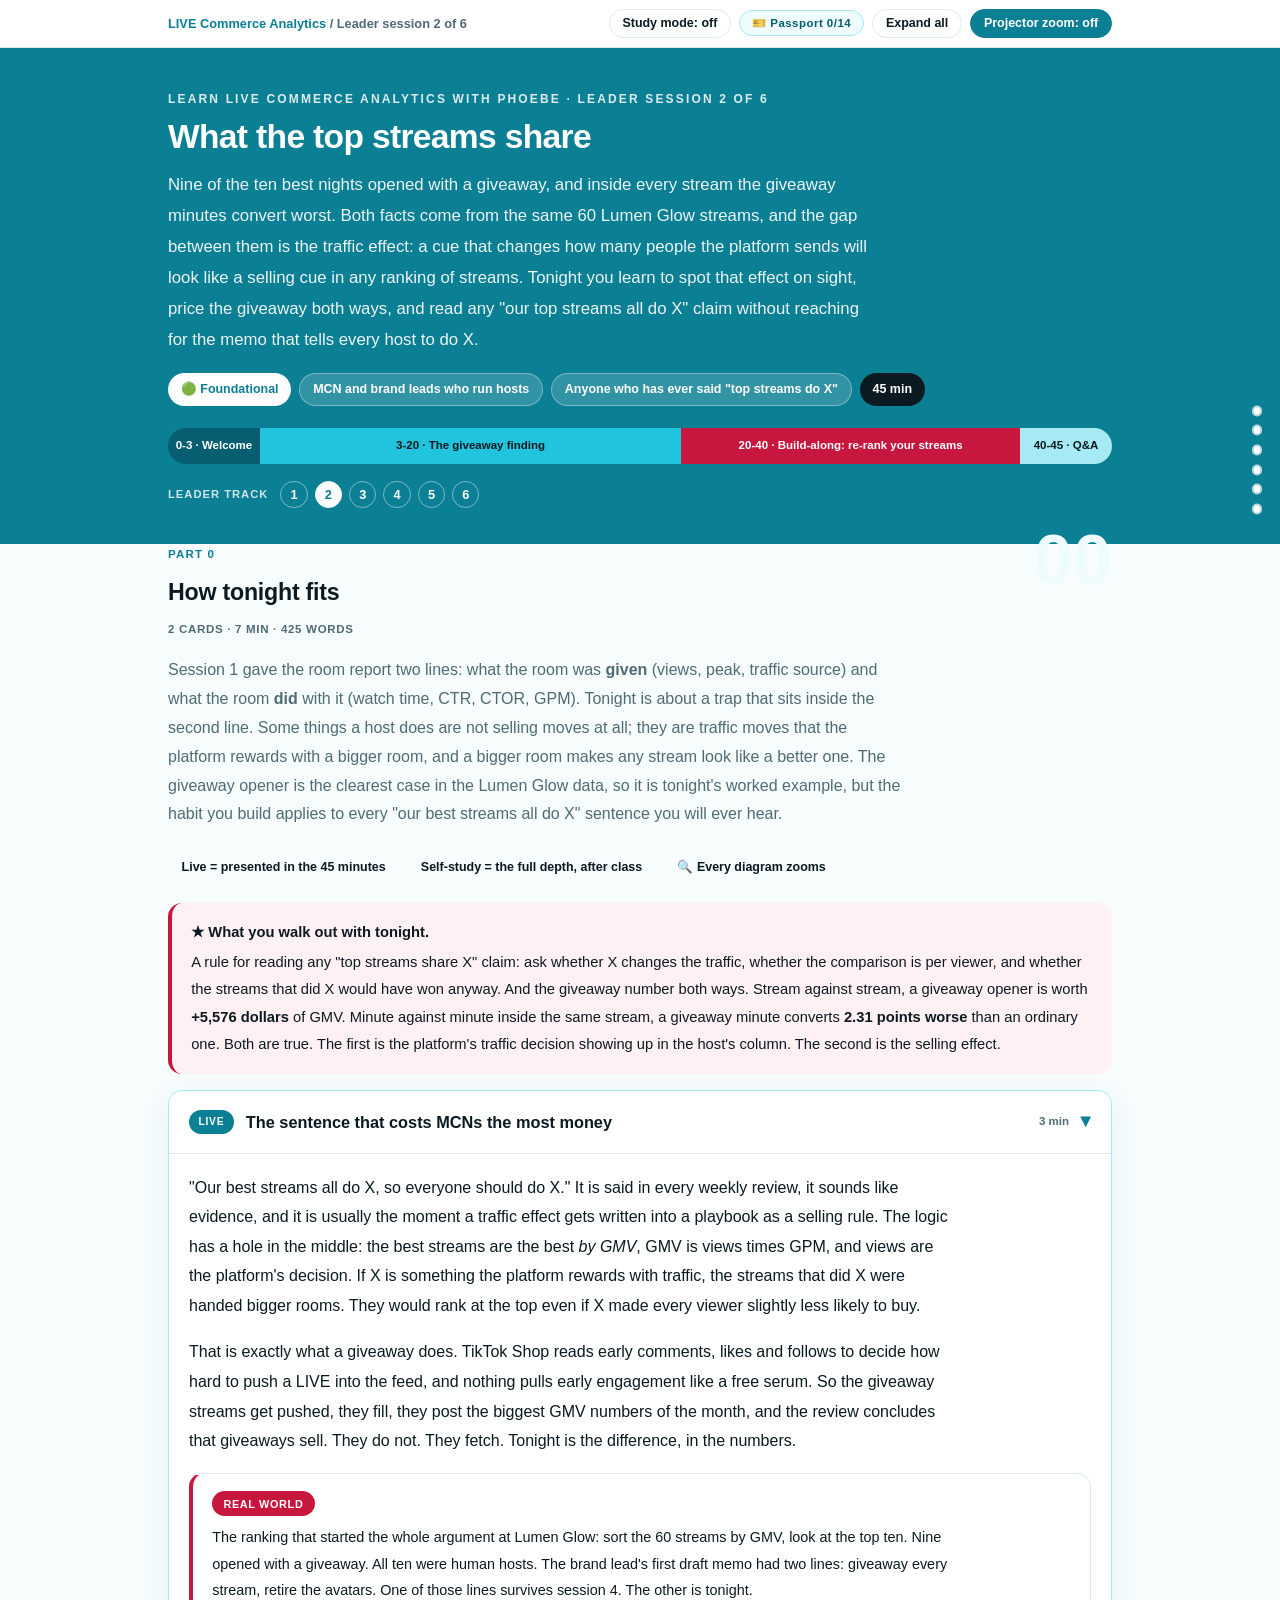
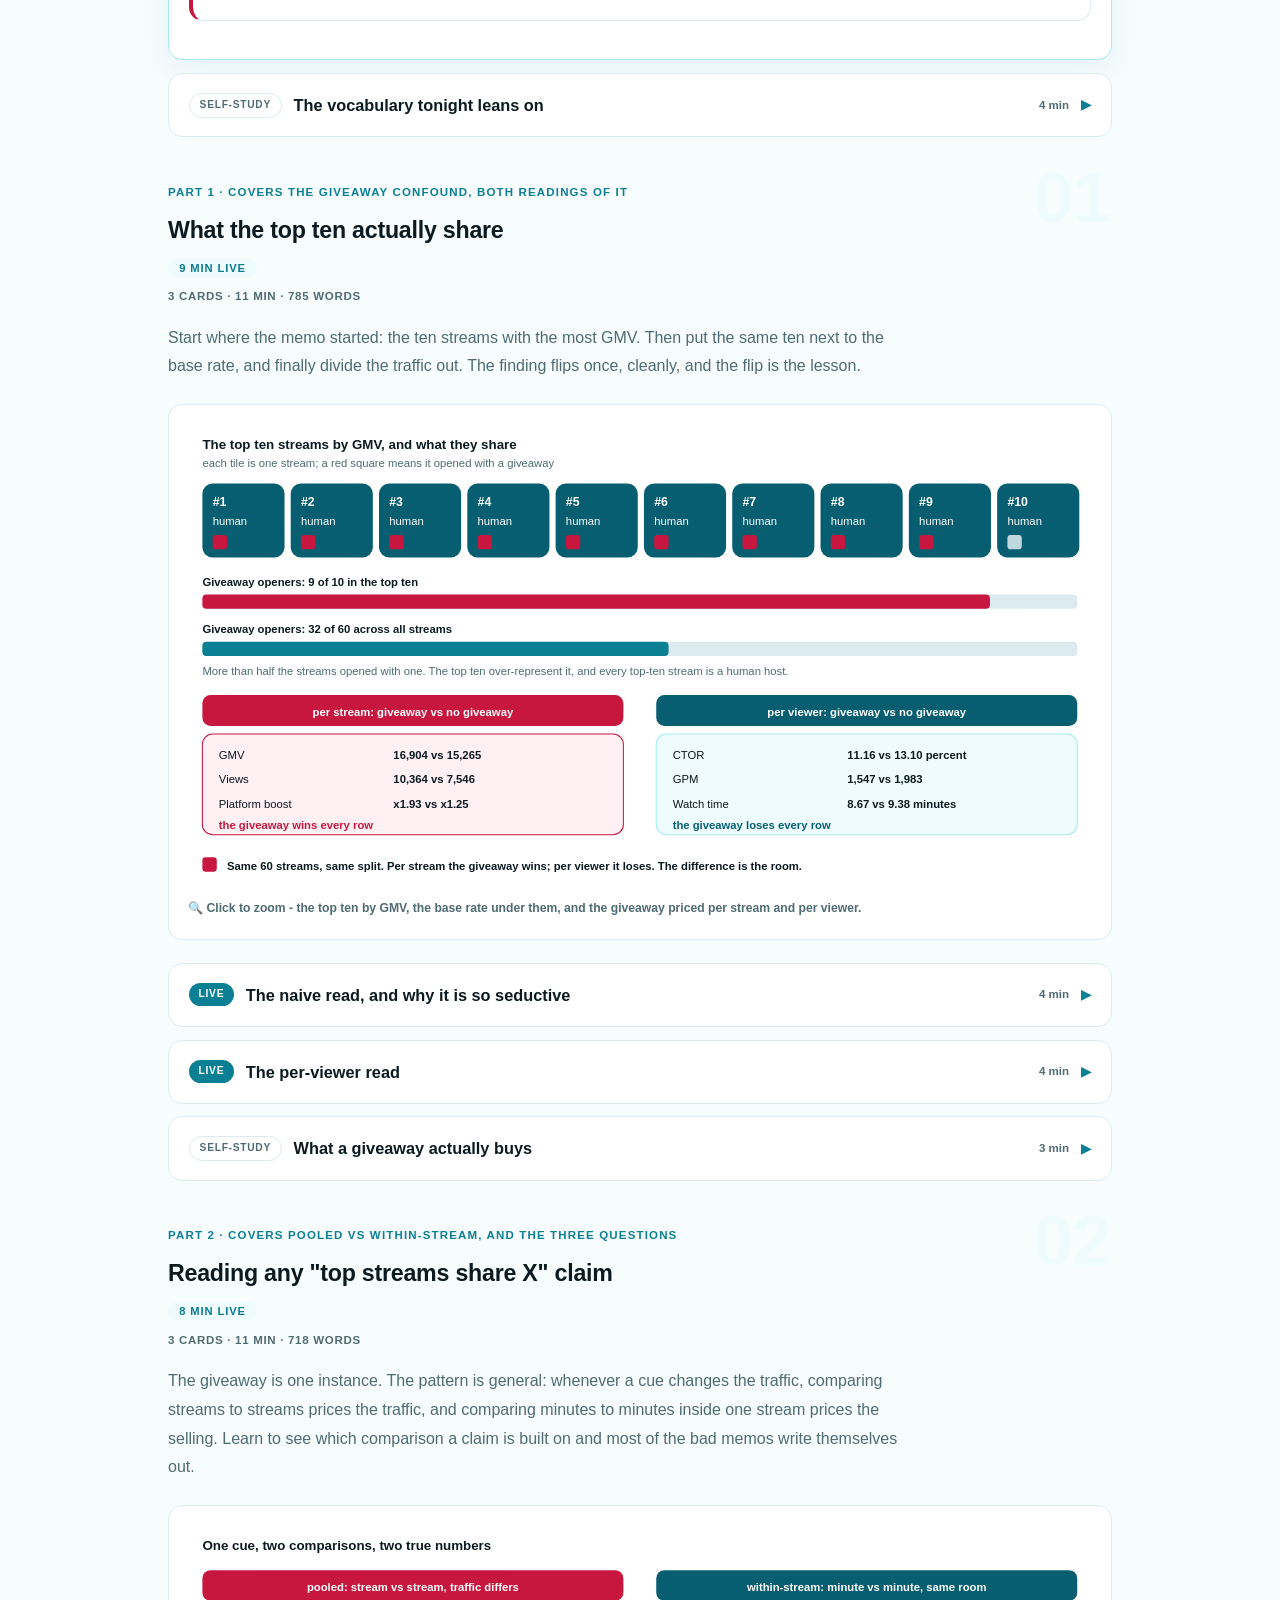
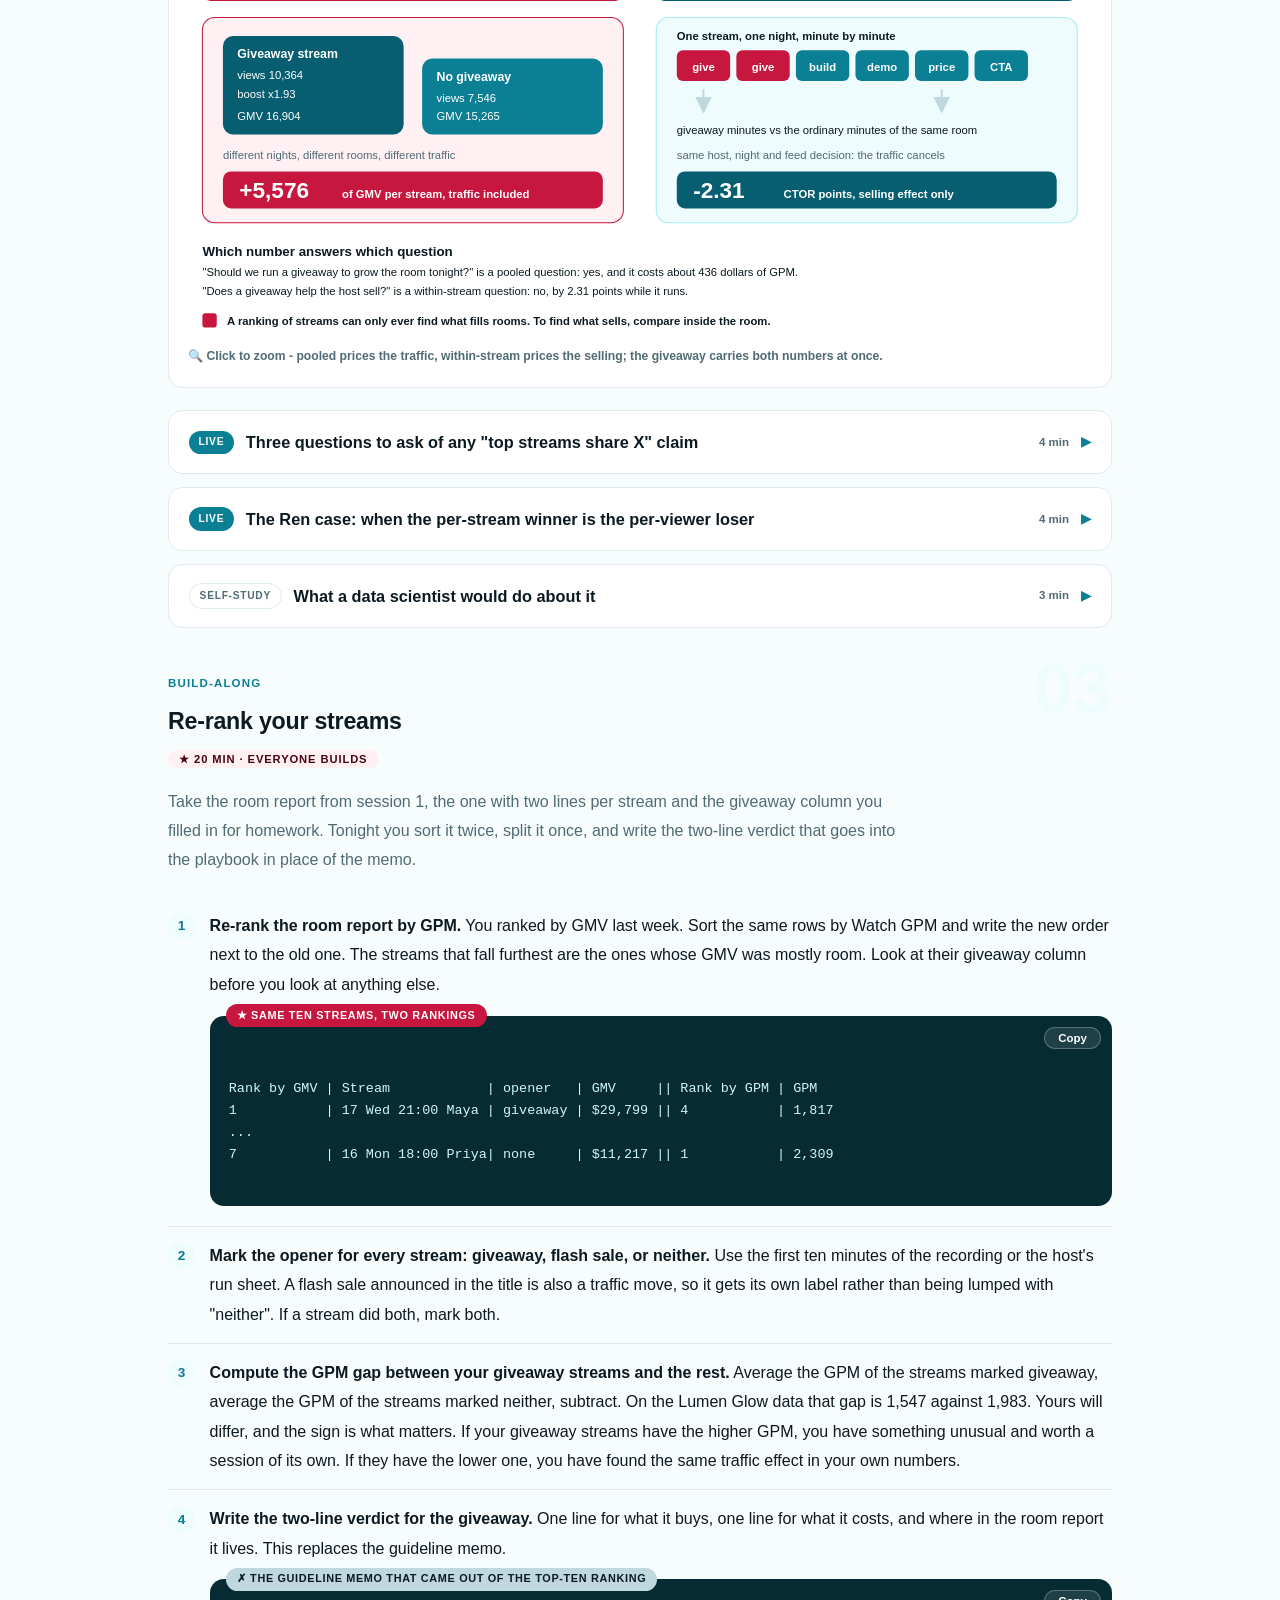
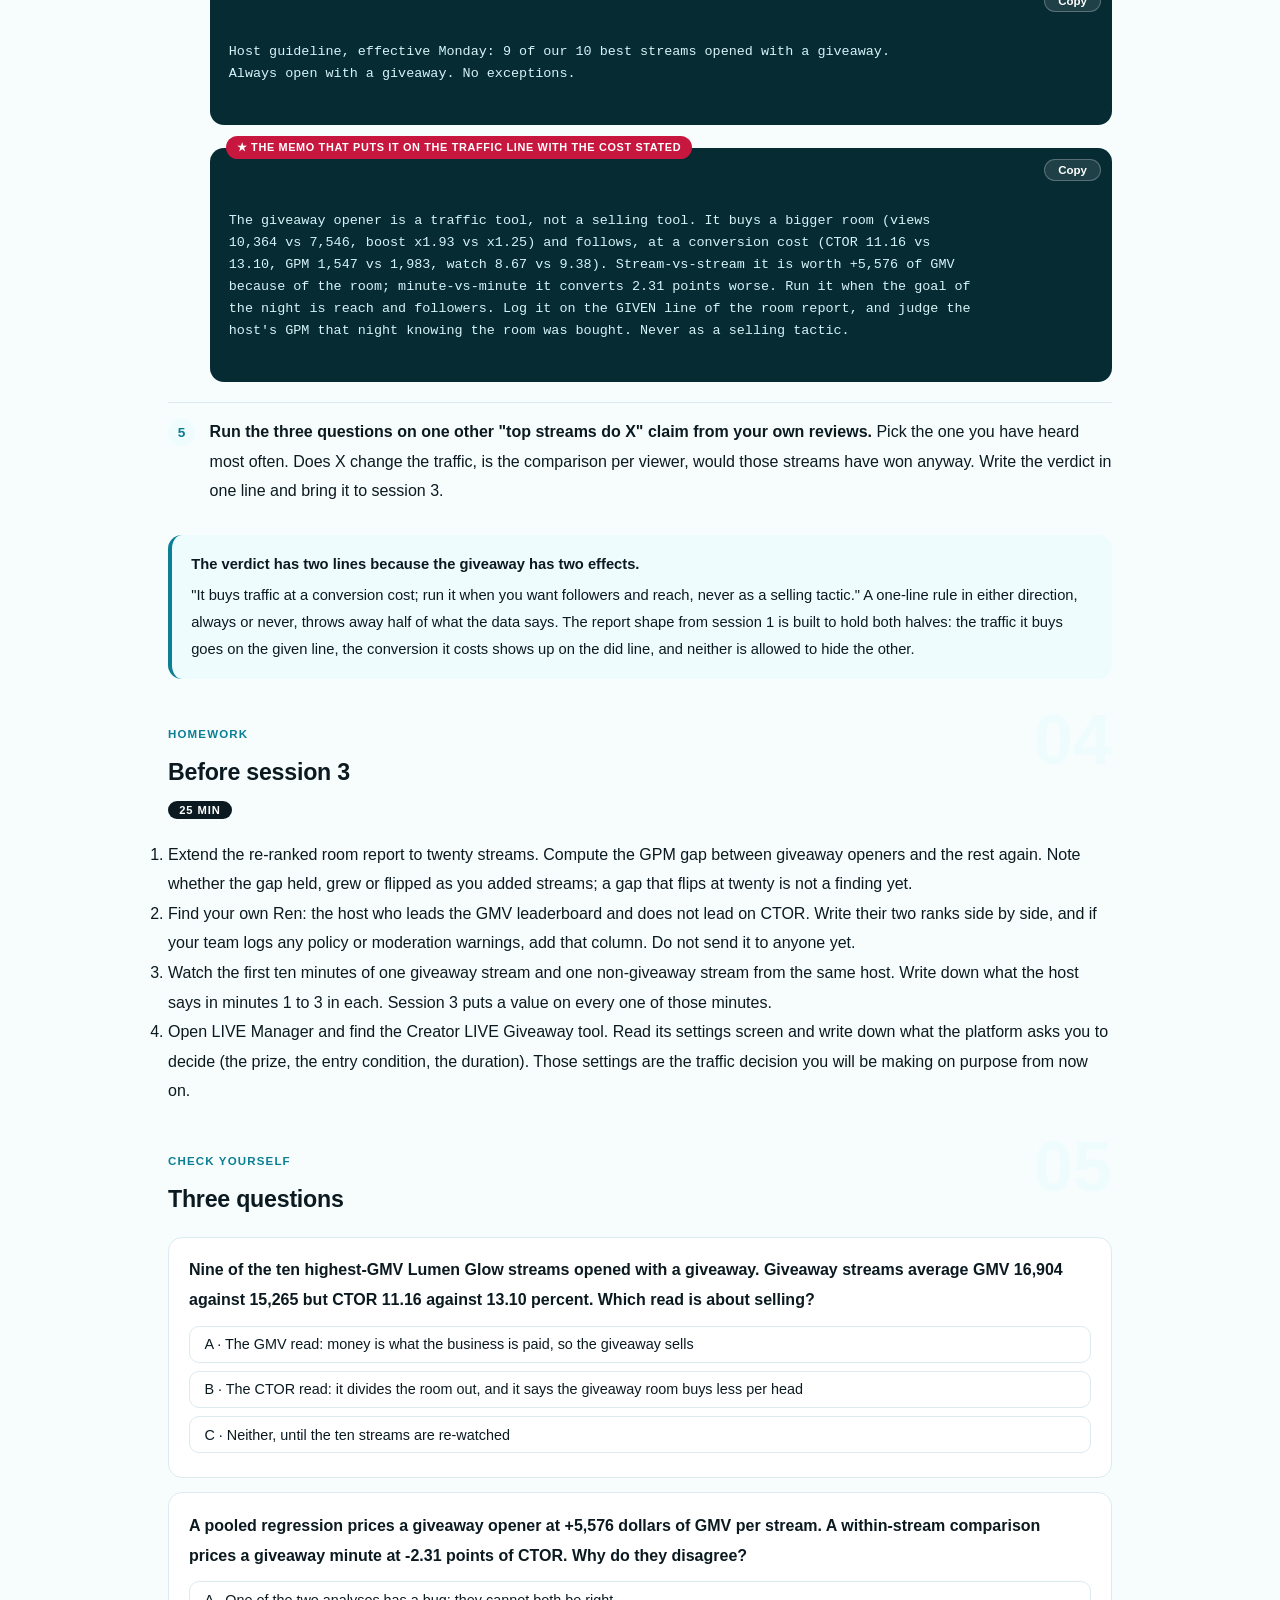
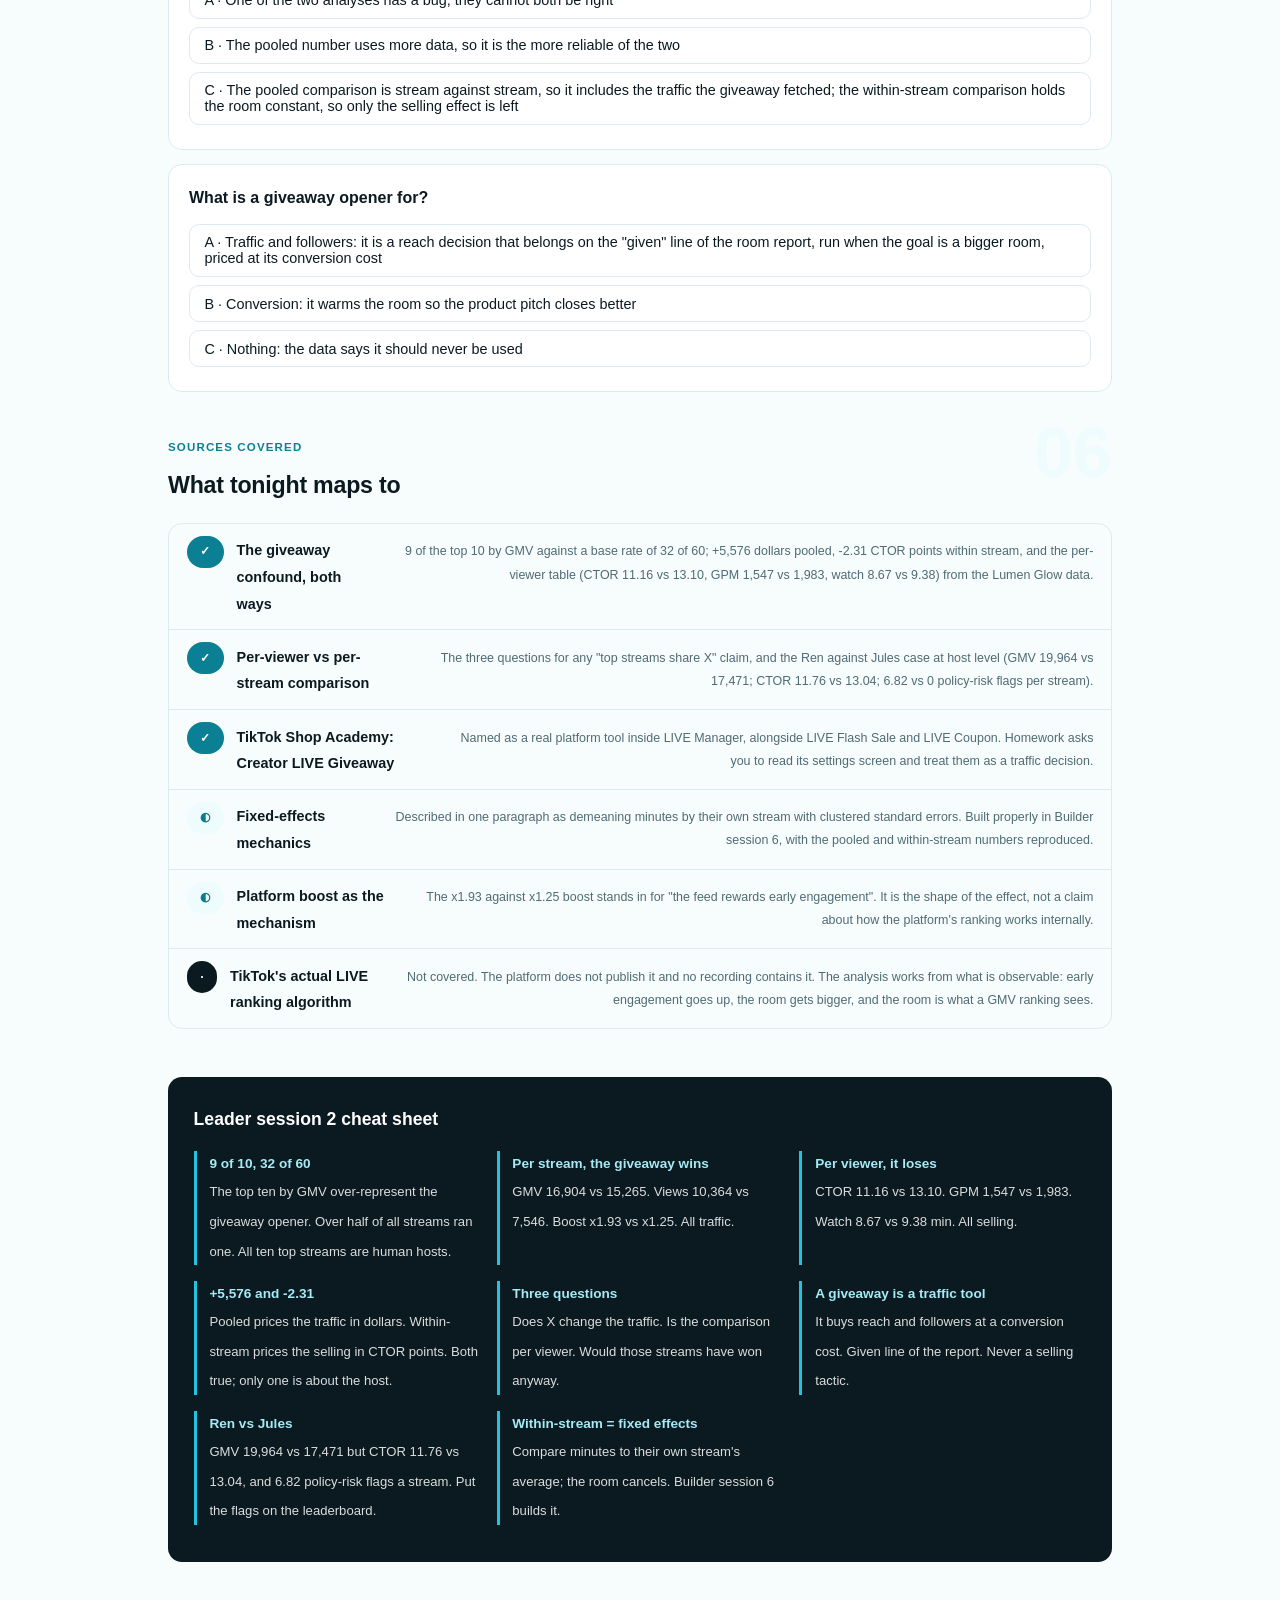
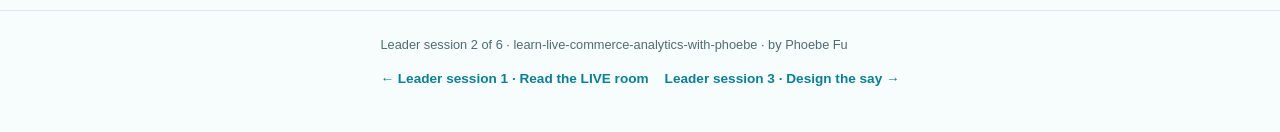
<file: courses/a2-what-top-streams-share.html>
<!DOCTYPE html>
<html lang="en">
<head>
<meta charset="UTF-8">
<meta name="viewport" content="width=device-width, initial-scale=1.0">
<!-- social:start -->
<meta name="description" content="Leader session 2 of 6. Nine of Lumen Glow's ten best nights opened with a giveaway, and inside every stream the giveaway minutes convert worst. How a traffic effect makes 'top streams do X' the most expensive sentence in live commerce, and the three questions that defuse it.">
<meta property="og:type" content="article">
<meta property="og:site_name" content="Learn with Phoebe">
<meta property="og:title" content="What the top streams share - learn live commerce analytics with phoebe">
<meta property="og:description" content="Leader session 2 of 6. The same giveaway is worth +5,576 dollars stream against stream and -2.31 conversion points minute against minute. Both numbers are true. Only one of them is about selling.">
<meta property="og:url" content="https://phoebefu6.github.io/learn-live-commerce-analytics-with-phoebe/courses/a2-what-top-streams-share.html">
<meta property="og:image" content="https://phoebefu6.github.io/learn-live-commerce-analytics-with-phoebe/assets/og-cover.png">
<meta property="og:image:width" content="1200">
<meta property="og:image:height" content="630">
<meta name="twitter:card" content="summary_large_image">
<meta name="twitter:title" content="What the top streams share - learn live commerce analytics with phoebe">
<meta name="twitter:description" content="Nine of the top ten opened with a giveaway. So did 32 of 60. The giveaway buys the room, not the sale.">
<meta name="twitter:image" content="https://phoebefu6.github.io/learn-live-commerce-analytics-with-phoebe/assets/og-cover.png">
<!-- social:end -->
<title>Leader session 2 · What the top streams share - learn live commerce analytics with phoebe</title>
<link rel="stylesheet" href="../assets/style.css?v=7">
</head>
<body>

<div class="toolbar">
  <div class="wrap">
    <span class="crumb"><a href="../index.html">LIVE Commerce Analytics</a> / Leader session 2 of 6</span>
    <button class="btn" id="toggle-all" type="button">Expand all</button>
    <button class="btn primary" id="zoom-toggle" type="button">Projector zoom: off</button>
  </div>
</div>

<header class="masthead">
  <div class="wrap">
    <div class="eyebrow">Learn LIVE Commerce Analytics with Phoebe · Leader session 2 of 6</div>
    <h1>What the <span class="accent">top streams</span> share</h1>
    <p class="sub">Nine of the ten best nights opened with a giveaway, and inside every stream the giveaway minutes convert worst. Both facts come from the same 60 Lumen Glow streams, and the gap between them is the traffic effect: a cue that changes how many people the platform sends will look like a selling cue in any ranking of streams. Tonight you learn to spot that effect on sight, price the giveaway both ways, and read any "our top streams all do X" claim without reaching for the memo that tells every host to do X.</p>
    <div class="chip-row">
      <span class="chip level">🟢 Foundational</span>
      <span class="chip audience">MCN and brand leads who run hosts</span>
      <span class="chip audience">Anyone who has ever said "top streams do X"</span>
      <span class="chip time">45 min</span>
    </div>
    <div class="agenda">
      <span class="a1" style="flex:1">0-3 · Welcome</span>
      <span class="a2" style="flex:5">3-20 · The giveaway finding</span>
      <span class="a3" style="flex:4">20-40 · Build-along: re-rank your streams</span>
      <span class="a4" style="flex:1">40-45 · Q&amp;A</span>
    </div>
  </div>
</header>

<main class="wrap">

  <!-- ============ INTRO ============ -->
  <section class="section" id="intro">
    <div class="section-kicker">
      <span class="klabel">Part 0</span>
      <h2>How tonight fits</h2>
    </div>
    <p class="lede">Session 1 gave the room report two lines: what the room was <strong>given</strong> (views, peak, traffic source) and what the room <strong>did</strong> with it (watch time, CTR, CTOR, GPM). Tonight is about a trap that sits inside the second line. Some things a host does are not selling moves at all; they are traffic moves that the platform rewards with a bigger room, and a bigger room makes any stream look like a better one. The giveaway opener is the clearest case in the Lumen Glow data, so it is tonight's worked example, but the habit you build applies to every "our best streams all do X" sentence you will ever hear.</p>

    <div class="legend">
      <span class="pill">Live = presented in the 45 minutes</span>
      <span class="pill">Self-study = the full depth, after class</span>
      <span class="pill">🔍 Every diagram zooms</span>
    </div>

    <div class="callout win">
      <p><strong>★ What you walk out with tonight.</strong> A rule for reading any "top streams share X" claim: ask whether X changes the traffic, whether the comparison is per viewer, and whether the streams that did X would have won anyway. And the giveaway number both ways. Stream against stream, a giveaway opener is worth <strong>+5,576 dollars</strong> of GMV. Minute against minute inside the same stream, a giveaway minute converts <strong>2.31 points worse</strong> than an ordinary one. Both are true. The first is the platform's traffic decision showing up in the host's column. The second is the selling effect.</p>
    </div>

    <details class="card" open>
      <summary><span class="mode live">Live</span>The sentence that costs MCNs the most money<span class="mini">3 min</span><span class="caret">▶</span></summary>
      <div class="body">
        <p>"Our best streams all do X, so everyone should do X." It is said in every weekly review, it sounds like evidence, and it is usually the moment a traffic effect gets written into a playbook as a selling rule. The logic has a hole in the middle: the best streams are the best <em>by GMV</em>, GMV is views times GPM, and views are the platform's decision. If X is something the platform rewards with traffic, the streams that did X were handed bigger rooms. They would rank at the top even if X made every viewer slightly less likely to buy.</p>
        <p>That is exactly what a giveaway does. TikTok Shop reads early comments, likes and follows to decide how hard to push a LIVE into the feed, and nothing pulls early engagement like a free serum. So the giveaway streams get pushed, they fill, they post the biggest GMV numbers of the month, and the review concludes that giveaways sell. They do not. They fetch. Tonight is the difference, in the numbers.</p>
        <div class="callout example">
          <span class="ex-pill">Real world</span>
          <p>The ranking that started the whole argument at Lumen Glow: sort the 60 streams by GMV, look at the top ten. Nine opened with a giveaway. All ten were human hosts. The brand lead's first draft memo had two lines: giveaway every stream, retire the avatars. One of those lines survives session 4. The other is tonight.</p>
        </div>
      </div>
    </details>

    <details class="card">
      <summary><span class="mode self">Self-study</span>The vocabulary tonight leans on<span class="mini">4 min</span><span class="caret">▶</span></summary>
      <div class="body">
        <ul>
          <li><strong>Confound</strong> - a third thing that moves both the cue and the result, so the cue looks like the cause. Here the confound is room size: the giveaway raises it, and it raises GMV on its own.</li>
          <li><strong>Traffic effect</strong> - a change in how many people the platform sends. It shows up in views and peak room, on the "given" line of the room report, not the "did" line.</li>
          <li><strong>Per-viewer vs per-stream</strong> - a per-stream number (GMV, orders, views) grows with the room. A per-viewer number (CTOR, GPM, watch time) divides the room out. Only per-viewer numbers can say whether a cue sold.</li>
          <li><strong>Within-stream comparison</strong> - comparing minutes to other minutes of the same stream, same host, same night, same room. Whatever the platform did to the traffic that night, it did to every minute alike, so it cancels.</li>
          <li><strong>Boost</strong> - the multiplier the platform applies to a stream's reach after reading its early engagement. In the Lumen Glow data the giveaway streams carry a boost of x1.93 against x1.25 for the rest. It is the mechanism behind the trap, and it is not something a host controls once the stream is running.</li>
        </ul>
      </div>
    </details>
  </section>

  <!-- ============ PART 1 ============ -->
  <section class="section" id="part-1">
    <div class="section-kicker">
      <span class="klabel">Part 1 · covers the giveaway confound, both readings of it</span>
      <h2>What the top ten actually share</h2>
      <span class="tag concept">9 min live</span>
    </div>
    <p class="lede">Start where the memo started: the ten streams with the most GMV. Then put the same ten next to the base rate, and finally divide the traffic out. The finding flips once, cleanly, and the flip is the lesson.</p>

    <figure class="zoomable">
      <svg viewBox="0 0 880 452" xmlns="http://www.w3.org/2000/svg" role="img" aria-label="The top ten Lumen Glow streams by GMV shown as ten tiles, all human hosts, nine of the ten marked as giveaway openers, against a base rate of 32 of 60 streams that opened with a giveaway. Below, giveaway streams against the rest: per stream, GMV 16,904 versus 15,265, views 10,364 versus 7,546, boost 1.93 versus 1.25. Per viewer, CTOR 11.16 versus 13.10 percent, GPM 1,547 versus 1,983, watch time 8.67 versus 9.38 minutes. The per-stream numbers favour the giveaway; every per-viewer number favours not running one.">
        <style>
          .a2aHd { font: 800 13px Inter, sans-serif; fill: #0B1A20; }
          .a2aT { font: 800 12px Inter, sans-serif; fill: #fff; }
          .a2aV { font: 800 15px Inter, sans-serif; fill: #fff; }
          .a2aB { font: 400 11px Inter, sans-serif; fill: #0B1A20; }
          .a2aM { font: 400 11px Inter, sans-serif; fill: #4F6B73; }
          .a2aP { font: 700 11px Inter, sans-serif; fill: #fff; }
          .a2aN { font: 700 11px Inter, sans-serif; fill: #0B1A20; }
          .a2aR { font: 700 11px Inter, sans-serif; fill: #C8173F; }
        </style>
        <text class="a2aHd" x="14" y="24">The top ten streams by GMV, and what they share</text>
        <text class="a2aM" x="14" y="42">each tile is one stream; a red square means it opened with a giveaway</text>

        <rect x="14" y="58" width="80" height="72" rx="10" fill="#075E70"></rect>
        <text class="a2aT" x="24" y="80">#1</text>
        <text class="a2aB" x="24" y="98" style="fill:#fff">human</text>
        <rect x="24" y="108" width="14" height="14" rx="3" fill="#C8173F"></rect>

        <rect x="100" y="58" width="80" height="72" rx="10" fill="#075E70"></rect>
        <text class="a2aT" x="110" y="80">#2</text>
        <text class="a2aB" x="110" y="98" style="fill:#fff">human</text>
        <rect x="110" y="108" width="14" height="14" rx="3" fill="#C8173F"></rect>

        <rect x="186" y="58" width="80" height="72" rx="10" fill="#075E70"></rect>
        <text class="a2aT" x="196" y="80">#3</text>
        <text class="a2aB" x="196" y="98" style="fill:#fff">human</text>
        <rect x="196" y="108" width="14" height="14" rx="3" fill="#C8173F"></rect>

        <rect x="272" y="58" width="80" height="72" rx="10" fill="#075E70"></rect>
        <text class="a2aT" x="282" y="80">#4</text>
        <text class="a2aB" x="282" y="98" style="fill:#fff">human</text>
        <rect x="282" y="108" width="14" height="14" rx="3" fill="#C8173F"></rect>

        <rect x="358" y="58" width="80" height="72" rx="10" fill="#075E70"></rect>
        <text class="a2aT" x="368" y="80">#5</text>
        <text class="a2aB" x="368" y="98" style="fill:#fff">human</text>
        <rect x="368" y="108" width="14" height="14" rx="3" fill="#C8173F"></rect>

        <rect x="444" y="58" width="80" height="72" rx="10" fill="#075E70"></rect>
        <text class="a2aT" x="454" y="80">#6</text>
        <text class="a2aB" x="454" y="98" style="fill:#fff">human</text>
        <rect x="454" y="108" width="14" height="14" rx="3" fill="#C8173F"></rect>

        <rect x="530" y="58" width="80" height="72" rx="10" fill="#075E70"></rect>
        <text class="a2aT" x="540" y="80">#7</text>
        <text class="a2aB" x="540" y="98" style="fill:#fff">human</text>
        <rect x="540" y="108" width="14" height="14" rx="3" fill="#C8173F"></rect>

        <rect x="616" y="58" width="80" height="72" rx="10" fill="#075E70"></rect>
        <text class="a2aT" x="626" y="80">#8</text>
        <text class="a2aB" x="626" y="98" style="fill:#fff">human</text>
        <rect x="626" y="108" width="14" height="14" rx="3" fill="#C8173F"></rect>

        <rect x="702" y="58" width="80" height="72" rx="10" fill="#075E70"></rect>
        <text class="a2aT" x="712" y="80">#9</text>
        <text class="a2aB" x="712" y="98" style="fill:#fff">human</text>
        <rect x="712" y="108" width="14" height="14" rx="3" fill="#C8173F"></rect>

        <rect x="788" y="58" width="80" height="72" rx="10" fill="#075E70"></rect>
        <text class="a2aT" x="798" y="80">#10</text>
        <text class="a2aB" x="798" y="98" style="fill:#fff">human</text>
        <rect x="798" y="108" width="14" height="14" rx="3" fill="#BFD8DE"></rect>

        <text class="a2aN" x="14" y="158">Giveaway openers: 9 of 10 in the top ten</text>
        <rect x="14" y="166" width="852" height="14" rx="4" fill="#DCEBEF"></rect>
        <rect x="14" y="166" width="767" height="14" rx="4" fill="#C8173F"></rect>
        <text class="a2aN" x="14" y="204">Giveaway openers: 32 of 60 across all streams</text>
        <rect x="14" y="212" width="852" height="14" rx="4" fill="#DCEBEF"></rect>
        <rect x="14" y="212" width="454" height="14" rx="4" fill="#0B7F94"></rect>
        <text class="a2aM" x="14" y="244">More than half the streams opened with one. The top ten over-represent it, and every top-ten stream is a human host.</text>

        <rect x="14" y="264" width="410" height="30" rx="8" fill="#C8173F"></rect>
        <text class="a2aP" x="219" y="284" text-anchor="middle">per stream: giveaway vs no giveaway</text>
        <rect x="456" y="264" width="410" height="30" rx="8" fill="#075E70"></rect>
        <text class="a2aP" x="661" y="284" text-anchor="middle">per viewer: giveaway vs no giveaway</text>

        <rect x="14" y="302" width="410" height="98" rx="10" fill="#FFF0F4" stroke="#C8173F"></rect>
        <text class="a2aB" x="30" y="326">GMV</text>
        <text class="a2aN" x="200" y="326">16,904 vs 15,265</text>
        <text class="a2aB" x="30" y="350">Views</text>
        <text class="a2aN" x="200" y="350">10,364 vs 7,546</text>
        <text class="a2aB" x="30" y="374">Platform boost</text>
        <text class="a2aN" x="200" y="374">x1.93 vs x1.25</text>
        <text class="a2aR" x="30" y="394">the giveaway wins every row</text>

        <rect x="456" y="302" width="410" height="98" rx="10" fill="#EEFCFE" stroke="#A5EAF4"></rect>
        <text class="a2aB" x="472" y="326">CTOR</text>
        <text class="a2aN" x="642" y="326">11.16 vs 13.10 percent</text>
        <text class="a2aB" x="472" y="350">GPM</text>
        <text class="a2aN" x="642" y="350">1,547 vs 1,983</text>
        <text class="a2aB" x="472" y="374">Watch time</text>
        <text class="a2aN" x="642" y="374">8.67 vs 9.38 minutes</text>
        <text class="a2aN" x="472" y="394" style="fill:#075E70">the giveaway loses every row</text>

        <rect x="14" y="422" width="14" height="14" rx="3" fill="#C8173F"></rect>
        <text class="a2aN" x="38" y="434">Same 60 streams, same split. Per stream the giveaway wins; per viewer it loses. The difference is the room.</text>
      </svg>
      <figcaption>🔍 Click to zoom - the top ten by GMV, the base rate under them, and the giveaway priced per stream and per viewer.</figcaption>
    </figure>

    <details class="card">
      <summary><span class="mode live">Live</span>The naive read, and why it is so seductive<span class="mini">4 min</span><span class="caret">▶</span></summary>
      <div class="body">
        <p>The naive read is not stupid. It is what the data says if you only look at streams. Giveaway streams averaged <strong>16,904 dollars</strong> against <strong>15,265</strong> for the rest. They drew <strong>10,364 views</strong> against <strong>7,546</strong>. And the reason is visible in the numbers: the platform reads early engagement and pushes the room, so the giveaway streams carry a boost of <strong>x1.93</strong> against <strong>x1.25</strong>. More people entered, more people bought, more money arrived.</p>
        <p>If you hand these 60 streams to a data scientist and ask for the effect of a giveaway opener on GMV, controlling for host type and time of day, the answer comes back as <strong>+5,576 dollars per stream</strong>, with a p-value below one in ten million. That is not a marginal result you can wave away. It is a real, large, statistically overwhelming effect of the giveaway on GMV. It is also, for the purpose of deciding whether giveaways <em>sell</em>, the wrong question, because it prices the traffic the giveaway fetched as if the host had earned it.</p>
        <table class="clean">
          <thead>
            <tr><th>What the naive read sees</th><th>Number</th><th>What it is actually measuring</th></tr>
          </thead>
          <tbody>
            <tr><td>Top ten by GMV</td><td>9 of 10 giveaway openers</td><td>Which streams got the biggest rooms</td></tr>
            <tr><td>GMV, giveaway vs not</td><td>16,904 vs 15,265</td><td>Traffic times selling, with traffic doing the work</td></tr>
            <tr><td>Views, giveaway vs not</td><td>10,364 vs 7,546</td><td>The platform's response to early engagement</td></tr>
            <tr><td>Boost, giveaway vs not</td><td>x1.93 vs x1.25</td><td>The mechanism: the feed rewards a busy first ten minutes</td></tr>
            <tr><td>Pooled regression on GMV</td><td>+5,576 dollars</td><td>The traffic effect, priced in dollars</td></tr>
          </tbody>
        </table>
        <p>Every row is a per-stream number, and per-stream numbers grow with the room. The read is seductive because it is consistent: five numbers, all pointing the same way, all correct. Consistency is not the same as relevance.</p>
      </div>
    </details>

    <details class="card">
      <summary><span class="mode live">Live</span>The per-viewer read<span class="mini">4 min</span><span class="caret">▶</span></summary>
      <div class="body">
        <p>Now divide the room out, exactly as session 1 taught, and every number changes sign. Giveaway streams converted at a CTOR of <strong>11.16 percent</strong> against <strong>13.10</strong> for the rest. Their GPM was <strong>1,547 dollars</strong> per thousand views against <strong>1,983</strong>. Their viewers stayed <strong>8.67 minutes</strong> against <strong>9.38</strong>. A giveaway room is a bigger room that buys less per head and leaves sooner, because a good share of it came for the free serum and not for the 29 dollar one.</p>
        <p>Go one level finer and compare minutes inside the same stream, same host, same night, same room. The minutes when the giveaway is running convert <strong>2.31 points worse</strong> than that stream's ordinary minutes. And the effect does not end when the giveaway does: the rest of the night converts about <strong>12 percent worse</strong> in giveaway streams than in streams that opened on the product, because the room the giveaway assembled is still the room the host is selling to at minute 90.</p>
        <ul>
          <li><strong>CTOR</strong> 11.16 vs 13.10: two points of conversion is a lot when the whole stream averages 12.1.</li>
          <li><strong>GPM</strong> 1,547 vs 1,983: for every thousand people who entered, the giveaway room paid 436 dollars less.</li>
          <li><strong>Watch</strong> 8.67 vs 9.38: the free-gift crowd leaves earlier, which also costs product impressions later in the night.</li>
          <li><strong>Within-stream</strong> -2.31 points during the giveaway minutes; the night after it 12 percent worse than a non-giveaway night.</li>
        </ul>
        <div class="callout example">
          <span class="ex-pill">Real world</span>
          <p>Lumen Glow's Q2 host guideline, one line, sent to all six hosts: "Open every stream with a giveaway." It came straight out of the top-ten ranking. Over the quarter the rooms got bigger and the GPM went the way the per-viewer table says it should: the giveaway streams sat at 1,547 against 1,983 for the streams that ignored the guideline. Nobody was wrong about the ranking. They were wrong about what it ranked.</p>
        </div>
      </div>
    </details>

    <details class="card">
      <summary><span class="mode self">Self-study</span>What a giveaway actually buys<span class="mini">3 min</span><span class="caret">▶</span></summary>
      <div class="body">
        <p>None of this makes the giveaway a bad tool. TikTok Shop ships it as a real feature, the Creator LIVE Giveaway inside LIVE Manager, for a real reason: it is the fastest way to turn a quiet room into a busy one and a busy one into a followed one. Early comments and follows are what the feed rewards, the boost is real, and new followers come back next week for free. What a giveaway buys is <strong>traffic and followers</strong>. What it costs is <strong>conversion</strong>: two points of CTOR, 436 dollars of GPM, and forty seconds of watch time, on the Lumen Glow numbers.</p>
        <p>That makes it a <strong>traffic decision</strong>, not a selling decision, and traffic decisions belong on the "given" line of the room report, next to promoted spend and the day of the week. Run a giveaway when the goal of the night is reach and followers, price it against the promoted traffic it replaces, and judge the host that night on GPM knowing the room was bought. Never run it because the top ten did. The top ten did it because the top ten are the streams with the biggest rooms, and that is what a giveaway is for.</p>
      </div>
    </details>
  </section>

  <!-- ============ PART 2 ============ -->
  <section class="section" id="part-2">
    <div class="section-kicker">
      <span class="klabel">Part 2 · covers pooled vs within-stream, and the three questions</span>
      <h2>Reading any "top streams share X" claim</h2>
      <span class="tag concept">8 min live</span>
    </div>
    <p class="lede">The giveaway is one instance. The pattern is general: whenever a cue changes the traffic, comparing streams to streams prices the traffic, and comparing minutes to minutes inside one stream prices the selling. Learn to see which comparison a claim is built on and most of the bad memos write themselves out.</p>

    <figure class="zoomable">
      <svg viewBox="0 0 880 400" xmlns="http://www.w3.org/2000/svg" role="img" aria-label="Two panels. Left, pooled comparison: a giveaway stream with a room of 10,364 views is set against a non-giveaway stream with 7,546 views, and the difference in GMV comes out at plus 5,576 dollars; the traffic differs between the two, so the number includes the platform's boost. Right, within-stream comparison: minutes of one stream on one night, the giveaway minutes against the ordinary minutes of the same room, and the difference in click-to-order rate comes out at minus 2.31 points; the traffic is the same for every minute, so it cancels. The same cue, two honest numbers, one about traffic and one about selling.">
        <style>
          .a2bHd { font: 800 13px Inter, sans-serif; fill: #0B1A20; }
          .a2bT { font: 800 12px Inter, sans-serif; fill: #fff; }
          .a2bV { font: 800 15px Inter, sans-serif; fill: #fff; }
          .a2bB { font: 400 11px Inter, sans-serif; fill: #0B1A20; }
          .a2bM { font: 400 11px Inter, sans-serif; fill: #4F6B73; }
          .a2bP { font: 700 11px Inter, sans-serif; fill: #fff; }
          .a2bN { font: 700 11px Inter, sans-serif; fill: #0B1A20; }
          .a2bBig { font: 800 22px Inter, sans-serif; fill: #fff; }
        </style>
        <defs>
          <marker id="a2bArrow" viewBox="0 0 10 10" refX="9" refY="5" markerWidth="8" markerHeight="8" orient="auto-start-reverse">
            <path d="M 0 0 L 10 5 L 0 10 z" fill="#BFD8DE"></path>
          </marker>
        </defs>
        <text class="a2bHd" x="14" y="24">One cue, two comparisons, two true numbers</text>

        <rect x="14" y="44" width="410" height="30" rx="8" fill="#C8173F"></rect>
        <text class="a2bP" x="219" y="64" text-anchor="middle">pooled: stream vs stream, traffic differs</text>
        <rect x="456" y="44" width="410" height="30" rx="8" fill="#075E70"></rect>
        <text class="a2bP" x="661" y="64" text-anchor="middle">within-stream: minute vs minute, same room</text>

        <rect x="14" y="90" width="410" height="200" rx="12" fill="#FFF0F4" stroke="#C8173F"></rect>
        <rect x="34" y="108" width="176" height="96" rx="10" fill="#075E70"></rect>
        <text class="a2bT" x="48" y="130">Giveaway stream</text>
        <text class="a2bB" x="48" y="150" style="fill:#fff">views 10,364</text>
        <text class="a2bB" x="48" y="168" style="fill:#fff">boost x1.93</text>
        <text class="a2bB" x="48" y="190" style="fill:#fff">GMV 16,904</text>
        <rect x="228" y="130" width="176" height="74" rx="10" fill="#0B7F94"></rect>
        <text class="a2bT" x="242" y="152">No giveaway</text>
        <text class="a2bB" x="242" y="172" style="fill:#fff">views 7,546</text>
        <text class="a2bB" x="242" y="190" style="fill:#fff">GMV 15,265</text>
        <text class="a2bM" x="34" y="228">different nights, different rooms, different traffic</text>
        <rect x="34" y="240" width="370" height="36" rx="8" fill="#C8173F"></rect>
        <text class="a2bBig" x="50" y="266">+5,576</text>
        <text class="a2bP" x="150" y="266">of GMV per stream, traffic included</text>

        <rect x="456" y="90" width="410" height="200" rx="12" fill="#EEFCFE" stroke="#A5EAF4"></rect>
        <text class="a2bN" x="476" y="112">One stream, one night, minute by minute</text>
        <rect x="476" y="122" width="52" height="30" rx="6" fill="#C8173F"></rect>
        <rect x="534" y="122" width="52" height="30" rx="6" fill="#C8173F"></rect>
        <rect x="592" y="122" width="52" height="30" rx="6" fill="#0B7F94"></rect>
        <rect x="650" y="122" width="52" height="30" rx="6" fill="#0B7F94"></rect>
        <rect x="708" y="122" width="52" height="30" rx="6" fill="#0B7F94"></rect>
        <rect x="766" y="122" width="52" height="30" rx="6" fill="#0B7F94"></rect>
        <text class="a2bP" x="502" y="142" text-anchor="middle">give</text>
        <text class="a2bP" x="560" y="142" text-anchor="middle">give</text>
        <text class="a2bP" x="618" y="142" text-anchor="middle">build</text>
        <text class="a2bP" x="676" y="142" text-anchor="middle">demo</text>
        <text class="a2bP" x="734" y="142" text-anchor="middle">price</text>
        <text class="a2bP" x="792" y="142" text-anchor="middle">CTA</text>
        <line x1="502" y1="160" x2="502" y2="182" stroke="#BFD8DE" stroke-width="2" marker-end="url(#a2bArrow)"></line>
        <line x1="734" y1="160" x2="734" y2="182" stroke="#BFD8DE" stroke-width="2" marker-end="url(#a2bArrow)"></line>
        <text class="a2bB" x="476" y="204">giveaway minutes vs the ordinary minutes of the same room</text>
        <text class="a2bM" x="476" y="228">same host, night and feed decision: the traffic cancels</text>
        <rect x="476" y="240" width="370" height="36" rx="8" fill="#075E70"></rect>
        <text class="a2bBig" x="492" y="266">-2.31</text>
        <text class="a2bP" x="580" y="266">CTOR points, selling effect only</text>

        <text class="a2bHd" x="14" y="322">Which number answers which question</text>
        <text class="a2bB" x="14" y="342">"Should we run a giveaway to grow the room tonight?" is a pooled question: yes, and it costs about 436 dollars of GPM.</text>
        <text class="a2bB" x="14" y="360">"Does a giveaway help the host sell?" is a within-stream question: no, by 2.31 points while it runs.</text>

        <rect x="14" y="378" width="14" height="14" rx="3" fill="#C8173F"></rect>
        <text class="a2bN" x="38" y="390">A ranking of streams can only ever find what fills rooms. To find what sells, compare inside the room.</text>
      </svg>
      <figcaption>🔍 Click to zoom - pooled prices the traffic, within-stream prices the selling; the giveaway carries both numbers at once.</figcaption>
    </figure>

    <details class="card">
      <summary><span class="mode live">Live</span>Three questions to ask of any "top streams share X" claim<span class="mini">4 min</span><span class="caret">▶</span></summary>
      <div class="body">
        <p>You will not run a regression in a weekly review. You can ask three questions, in order, and most claims fail one of them before the coffee is cold.</p>
        <ol>
          <li><strong>Does X change the traffic?</strong> Anything that moves early engagement, follows, or the platform's promotion (a giveaway, a flash sale announcement in the title, a paid push, a celebrity guest) moves the room. If yes, the top-ten ranking is contaminated before anyone has looked at selling.</li>
          <li><strong>Is the comparison per viewer?</strong> GMV, orders and views grow with the room. CTOR, GPM and watch time do not. If the claim is built on GMV, ask for the same claim on GPM. If it flips, you have found a traffic effect wearing a selling costume.</li>
          <li><strong>Would the streams that did X have won anyway?</strong> Human hosts in the evening slot fill bigger rooms whatever they open with. If the streams that did X are also the streams with the best hosts and the best hours, X is riding on them. The only clean fix is to compare inside a stream, where host and hour are held still by construction.</li>
        </ol>
        <table class="clean">
          <thead>
            <tr><th>Claim</th><th>Q1 traffic?</th><th>Q2 per viewer?</th><th>Q3 would win anyway?</th><th>Verdict</th></tr>
          </thead>
          <tbody>
            <tr><td>"Top streams open with a giveaway"</td><td>Yes, boost x1.93 vs x1.25</td><td>No, built on GMV</td><td>Yes, all ten are human evening hosts</td><td>Traffic effect. Price it on the given line</td></tr>
            <tr><td>"Top streams put the product in hand on every CTA"</td><td>No</td><td>Check CTR and CTOR</td><td>Compare within stream</td><td>Plausibly a selling cue. Session 4</td></tr>
            <tr><td>"Top streams run at 21:00"</td><td>Yes, evening feed is bigger</td><td>Compare GPM at same hour</td><td>Hour is the claim</td><td>A scheduling fact, not a host skill</td></tr>
          </tbody>
        </table>
      </div>
    </details>

    <details class="card">
      <summary><span class="mode live">Live</span>The Ren case: when the per-stream winner is the per-viewer loser<span class="mini">4 min</span><span class="caret">▶</span></summary>
      <div class="body">
        <p>The same trap shows up one level down, at the host. Ren averages <strong>19,964 dollars</strong> of GMV per stream. Jules averages <strong>17,471</strong>. On a GMV leaderboard Ren is the better host by a clear margin, and Ren is the one the brand wanted the others to copy.</p>
        <p>Divide the room out and Jules converts at a CTOR of <strong>13.04 percent</strong> against Ren's <strong>11.76</strong>. Jules sells better to the people in front of him. Ren fills bigger rooms, and part of how Ren fills them is the reason the copy-Ren memo is dangerous: Ren's streams carry <strong>6.82 policy-risk flags per stream</strong>, every one of them from stretched urgency, the "almost gone, last chance" run that keeps going past the point where it is true. Jules carries none. Session 3 puts a number on what stretched urgency does to conversion; session 6 puts a number on what the platform does to a stream stamped Risk. For tonight the point is simpler: a GMV leaderboard put the host with the highest compliance risk at the top and called it best practice.</p>
        <table class="clean">
          <thead>
            <tr><th>Host</th><th>GMV per stream</th><th>CTOR</th><th>Policy-risk flags per stream</th><th>Per-stream rank</th><th>Per-viewer rank</th></tr>
          </thead>
          <tbody>
            <tr><td>Ren</td><td>19,964</td><td>11.76 percent</td><td>6.82</td><td>Higher</td><td>Lower</td></tr>
            <tr><td>Jules</td><td>17,471</td><td>13.04 percent</td><td>0</td><td>Lower</td><td>Higher</td></tr>
          </tbody>
        </table>
        <div class="callout tip">
          <p><strong>Put the flags column on the leaderboard.</strong> A host ranking with GMV, CTOR and policy-risk flags side by side cannot produce the copy-Ren memo, because the reader sees the price of the ranking in the same row as the ranking. Session 1's Risk-goes-first rule, applied to people instead of nights.</p>
        </div>
      </div>
    </details>

    <details class="card">
      <summary><span class="mode self">Self-study</span>What a data scientist would do about it<span class="mini">3 min</span><span class="caret">▶</span></summary>
      <div class="body">
        <p>The within-stream comparison has a name in the builder track: <strong>fixed effects</strong>, and session b6 builds it. The idea in plain words: for each stream, work out that stream's own average conversion for the night, then measure every minute as a distance from its own stream's average rather than from the average of all 60. A giveaway minute in a huge Wednesday room and a giveaway minute in a quiet Monday room are each compared to their own night, so whatever the platform did to the traffic on that night, the size of the room, the boost, the hour, the host's baseline charm, is subtracted out before the cue is priced. What is left is how the minutes with the cue differ from the minutes without it, inside rooms that were otherwise the same. That is where -2.31 comes from, and where every within-stream number in sessions 3 and 4 comes from. The standard errors are clustered by stream, which is the statistician's way of admitting that 120 minutes of one night are not 120 independent nights. You do not need to run it. You need to know that when someone hands you a within-stream number and a pooled number that disagree, the within-stream one is the selling effect, and the gap between them is the traffic.</p>
      </div>
    </details>
  </section>

  <!-- ============ DEMO ============ -->
  <section class="section" id="demo-1">
    <div class="section-kicker">
      <span class="klabel">Build-along</span>
      <h2>Re-rank your streams</h2>
      <span class="tag demo">★ 20 min · everyone builds</span>
    </div>
    <p class="lede">Take the room report from session 1, the one with two lines per stream and the giveaway column you filled in for homework. Tonight you sort it twice, split it once, and write the two-line verdict that goes into the playbook in place of the memo.</p>

    <div class="steps">
      <div class="step">
        <p><strong>Re-rank the room report by GPM.</strong> You ranked by GMV last week. Sort the same rows by Watch GPM and write the new order next to the old one. The streams that fall furthest are the ones whose GMV was mostly room. Look at their giveaway column before you look at anything else.</p>
        <div class="prompt-box good">
          <span class="label">★ Same ten streams, two rankings</span>
Rank by GMV | Stream            | opener   | GMV     || Rank by GPM | GPM
1           | 17 Wed 21:00 Maya | giveaway | $29,799 || 4           | 1,817
...
7           | 16 Mon 18:00 Priya| none     | $11,217 || 1           | 2,309
        </div>
      </div>
      <div class="step">
        <p><strong>Mark the opener for every stream: giveaway, flash sale, or neither.</strong> Use the first ten minutes of the recording or the host's run sheet. A flash sale announced in the title is also a traffic move, so it gets its own label rather than being lumped with "neither". If a stream did both, mark both.</p>
      </div>
      <div class="step">
        <p><strong>Compute the GPM gap between your giveaway streams and the rest.</strong> Average the GPM of the streams marked giveaway, average the GPM of the streams marked neither, subtract. On the Lumen Glow data that gap is 1,547 against 1,983. Yours will differ, and the sign is what matters. If your giveaway streams have the higher GPM, you have something unusual and worth a session of its own. If they have the lower one, you have found the same traffic effect in your own numbers.</p>
      </div>
      <div class="step">
        <p><strong>Write the two-line verdict for the giveaway.</strong> One line for what it buys, one line for what it costs, and where in the room report it lives. This replaces the guideline memo.</p>
        <div class="prompt-box bad">
          <span class="label">✗ The guideline memo that came out of the top-ten ranking</span>
Host guideline, effective Monday: 9 of our 10 best streams opened with a giveaway.
Always open with a giveaway. No exceptions.
        </div>
        <div class="prompt-box good">
          <span class="label">★ The memo that puts it on the traffic line with the cost stated</span>
The giveaway opener is a traffic tool, not a selling tool. It buys a bigger room (views
10,364 vs 7,546, boost x1.93 vs x1.25) and follows, at a conversion cost (CTOR 11.16 vs
13.10, GPM 1,547 vs 1,983, watch 8.67 vs 9.38). Stream-vs-stream it is worth +5,576 of GMV
because of the room; minute-vs-minute it converts 2.31 points worse. Run it when the goal of
the night is reach and followers. Log it on the GIVEN line of the room report, and judge the
host's GPM that night knowing the room was bought. Never as a selling tactic.
        </div>
      </div>
      <div class="step">
        <p><strong>Run the three questions on one other "top streams do X" claim from your own reviews.</strong> Pick the one you have heard most often. Does X change the traffic, is the comparison per viewer, would those streams have won anyway. Write the verdict in one line and bring it to session 3.</p>
      </div>
    </div>

    <div class="callout tip">
      <p><strong>The verdict has two lines because the giveaway has two effects.</strong> "It buys traffic at a conversion cost; run it when you want followers and reach, never as a selling tactic." A one-line rule in either direction, always or never, throws away half of what the data says. The report shape from session 1 is built to hold both halves: the traffic it buys goes on the given line, the conversion it costs shows up on the did line, and neither is allowed to hide the other.</p>
    </div>
  </section>

  <!-- ============ HOMEWORK ============ -->
  <section class="section" id="exercise">
    <div class="section-kicker">
      <span class="klabel">Homework</span>
      <h2>Before session 3</h2>
      <span class="tag exercise">25 min</span>
    </div>
    <ol>
      <li>Extend the re-ranked room report to twenty streams. Compute the GPM gap between giveaway openers and the rest again. Note whether the gap held, grew or flipped as you added streams; a gap that flips at twenty is not a finding yet.</li>
      <li>Find your own Ren: the host who leads the GMV leaderboard and does not lead on CTOR. Write their two ranks side by side, and if your team logs any policy or moderation warnings, add that column. Do not send it to anyone yet.</li>
      <li>Watch the first ten minutes of one giveaway stream and one non-giveaway stream from the same host. Write down what the host says in minutes 1 to 3 in each. Session 3 puts a value on every one of those minutes.</li>
      <li>Open LIVE Manager and find the Creator LIVE Giveaway tool. Read its settings screen and write down what the platform asks you to decide (the prize, the entry condition, the duration). Those settings are the traffic decision you will be making on purpose from now on.</li>
    </ol>
  </section>

  <!-- ============ QUIZ ============ -->
  <section class="section" id="quiz">
    <div class="section-kicker">
      <span class="klabel">Check yourself</span>
      <h2>Three questions</h2>
    </div>

    <div class="quiz-q" data-answer="1">
      <p class="qtext">Nine of the ten highest-GMV Lumen Glow streams opened with a giveaway. Giveaway streams average GMV 16,904 against 15,265 but CTOR 11.16 against 13.10 percent. Which read is about selling?</p>
      <button class="qopt" type="button">A · The GMV read: money is what the business is paid, so the giveaway sells</button>
      <button class="qopt" type="button">B · The CTOR read: it divides the room out, and it says the giveaway room buys less per head</button>
      <button class="qopt" type="button">C · Neither, until the ten streams are re-watched</button>
      <p class="qwhy">GMV is views times GPM, and the giveaway raises views by fetching a bigger room (boost x1.93 vs x1.25). Only a per-viewer number can say whether the people in the room bought, and every per-viewer number, CTOR, GPM and watch time, says they bought less.</p>
    </div>

    <div class="quiz-q" data-answer="2">
      <p class="qtext">A pooled regression prices a giveaway opener at +5,576 dollars of GMV per stream. A within-stream comparison prices a giveaway minute at -2.31 points of CTOR. Why do they disagree?</p>
      <button class="qopt" type="button">A · One of the two analyses has a bug; they cannot both be right</button>
      <button class="qopt" type="button">B · The pooled number uses more data, so it is the more reliable of the two</button>
      <button class="qopt" type="button">C · The pooled comparison is stream against stream, so it includes the traffic the giveaway fetched; the within-stream comparison holds the room constant, so only the selling effect is left</button>
      <p class="qwhy">Both are true. Stream against stream, the giveaway streams have bigger rooms and the room drives GMV. Minute against minute inside one stream, the room is the same for every minute, so the traffic cancels and what remains is that the giveaway minutes convert worse.</p>
    </div>

    <div class="quiz-q" data-answer="0">
      <p class="qtext">What is a giveaway opener for?</p>
      <button class="qopt" type="button">A · Traffic and followers: it is a reach decision that belongs on the "given" line of the room report, run when the goal is a bigger room, priced at its conversion cost</button>
      <button class="qopt" type="button">B · Conversion: it warms the room so the product pitch closes better</button>
      <button class="qopt" type="button">C · Nothing: the data says it should never be used</button>
      <p class="qwhy">It buys a room (views 10,364 vs 7,546) and follows, at a cost in CTOR, GPM and watch time. That is a traffic tool with a known price, not a selling tactic and not a banned one.</p>
    </div>

    <p class="quiz-score"></p>
  </section>

  <!-- ============ COVERAGE ============ -->
  <section class="section" id="official">
    <div class="section-kicker">
      <span class="klabel">Sources covered</span>
      <h2>What tonight maps to</h2>
    </div>
    <div class="covered">
      <div class="covered-row">
        <span class="status pill solid">✓</span>
        <span class="name">The giveaway confound, both ways</span>
        <span class="note">9 of the top 10 by GMV against a base rate of 32 of 60; +5,576 dollars pooled, -2.31 CTOR points within stream, and the per-viewer table (CTOR 11.16 vs 13.10, GPM 1,547 vs 1,983, watch 8.67 vs 9.38) from the Lumen Glow data.</span>
      </div>
      <div class="covered-row">
        <span class="status pill solid">✓</span>
        <span class="name">Per-viewer vs per-stream comparison</span>
        <span class="note">The three questions for any "top streams share X" claim, and the Ren against Jules case at host level (GMV 19,964 vs 17,471; CTOR 11.76 vs 13.04; 6.82 vs 0 policy-risk flags per stream).</span>
      </div>
      <div class="covered-row">
        <span class="status pill solid">✓</span>
        <span class="name">TikTok Shop Academy: Creator LIVE Giveaway</span>
        <span class="note">Named as a real platform tool inside LIVE Manager, alongside LIVE Flash Sale and LIVE Coupon. Homework asks you to read its settings screen and treat them as a traffic decision.</span>
      </div>
      <div class="covered-row">
        <span class="status pill light">◐</span>
        <span class="name">Fixed-effects mechanics</span>
        <span class="note">Described in one paragraph as demeaning minutes by their own stream with clustered standard errors. Built properly in Builder session 6, with the pooled and within-stream numbers reproduced.</span>
      </div>
      <div class="covered-row">
        <span class="status pill light">◐</span>
        <span class="name">Platform boost as the mechanism</span>
        <span class="note">The x1.93 against x1.25 boost stands in for "the feed rewards early engagement". It is the shape of the effect, not a claim about how the platform's ranking works internally.</span>
      </div>
      <div class="covered-row">
        <span class="status pill inkpill">·</span>
        <span class="name">TikTok's actual LIVE ranking algorithm</span>
        <span class="note">Not covered. The platform does not publish it and no recording contains it. The analysis works from what is observable: early engagement goes up, the room gets bigger, and the room is what a GMV ranking sees.</span>
      </div>
    </div>
  </section>

  <!-- ============ CHEAT SHEET ============ -->
  <section class="cheat" id="cheatsheet">
    <h3>Leader session 2 cheat sheet</h3>
    <div class="grid-2">
      <div class="cheat-item"><b>9 of 10, 32 of 60</b><span>The top ten by GMV over-represent the giveaway opener. Over half of all streams ran one. All ten top streams are human hosts.</span></div>
      <div class="cheat-item"><b>Per stream, the giveaway wins</b><span>GMV 16,904 vs 15,265. Views 10,364 vs 7,546. Boost x1.93 vs x1.25. All traffic.</span></div>
      <div class="cheat-item"><b>Per viewer, it loses</b><span>CTOR 11.16 vs 13.10. GPM 1,547 vs 1,983. Watch 8.67 vs 9.38 min. All selling.</span></div>
      <div class="cheat-item"><b>+5,576 and -2.31</b><span>Pooled prices the traffic in dollars. Within-stream prices the selling in CTOR points. Both true; only one is about the host.</span></div>
      <div class="cheat-item"><b>Three questions</b><span>Does X change the traffic. Is the comparison per viewer. Would those streams have won anyway.</span></div>
      <div class="cheat-item"><b>A giveaway is a traffic tool</b><span>It buys reach and followers at a conversion cost. Given line of the report. Never a selling tactic.</span></div>
      <div class="cheat-item"><b>Ren vs Jules</b><span>GMV 19,964 vs 17,471 but CTOR 11.76 vs 13.04, and 6.82 policy-risk flags a stream. Put the flags on the leaderboard.</span></div>
      <div class="cheat-item"><b>Within-stream = fixed effects</b><span>Compare minutes to their own stream's average; the room cancels. Builder session 6 builds it.</span></div>
    </div>
  </section>

</main>

<footer class="pagefoot">
  <div class="wrap">
    <p>Leader session 2 of 6 · learn-live-commerce-analytics-with-phoebe · by Phoebe Fu</p>
    <nav class="pagenav">
      <a href="a1-read-the-room.html">← Leader session 1 · Read the LIVE room</a>
      <a href="a3-design-the-say.html">Leader session 3 · Design the say →</a>
    </nav>
  </div>
</footer>

<script src="../assets/app.js?v=1"></script>
</body>
</html>
</file>
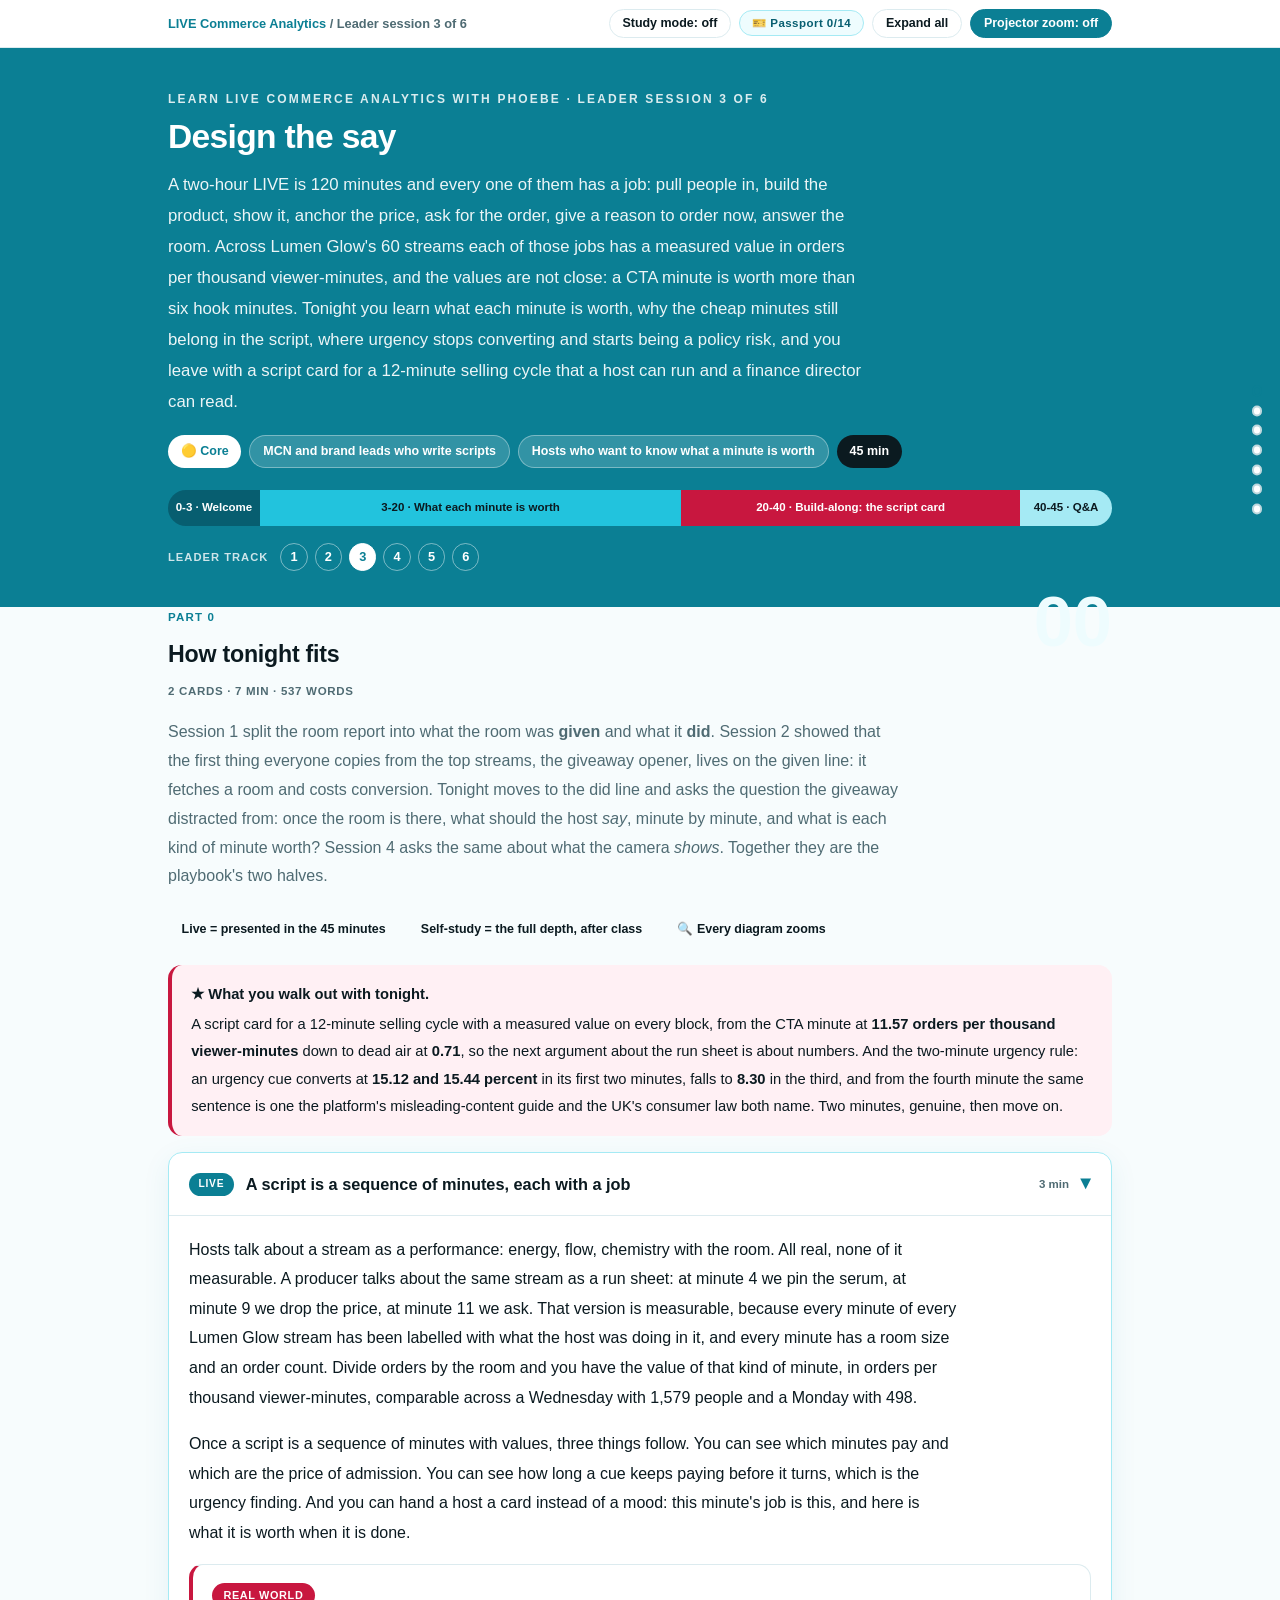
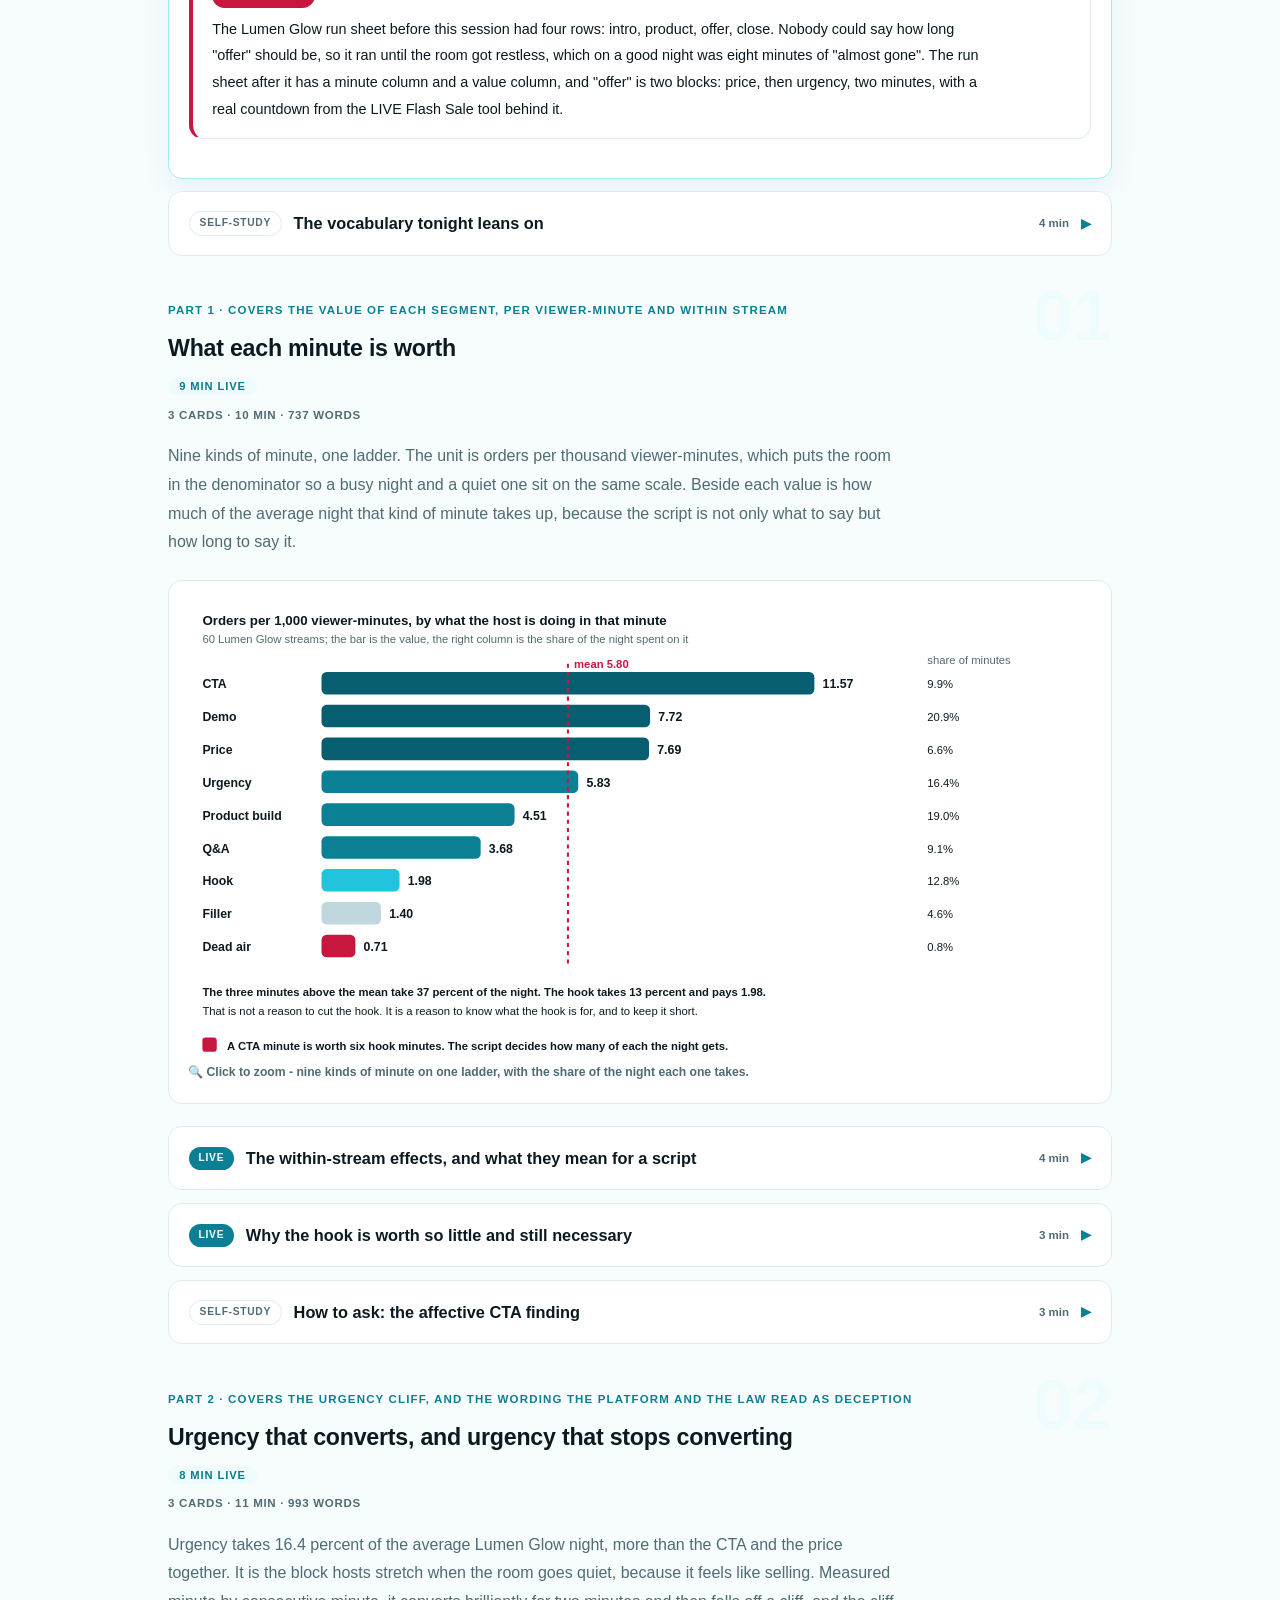
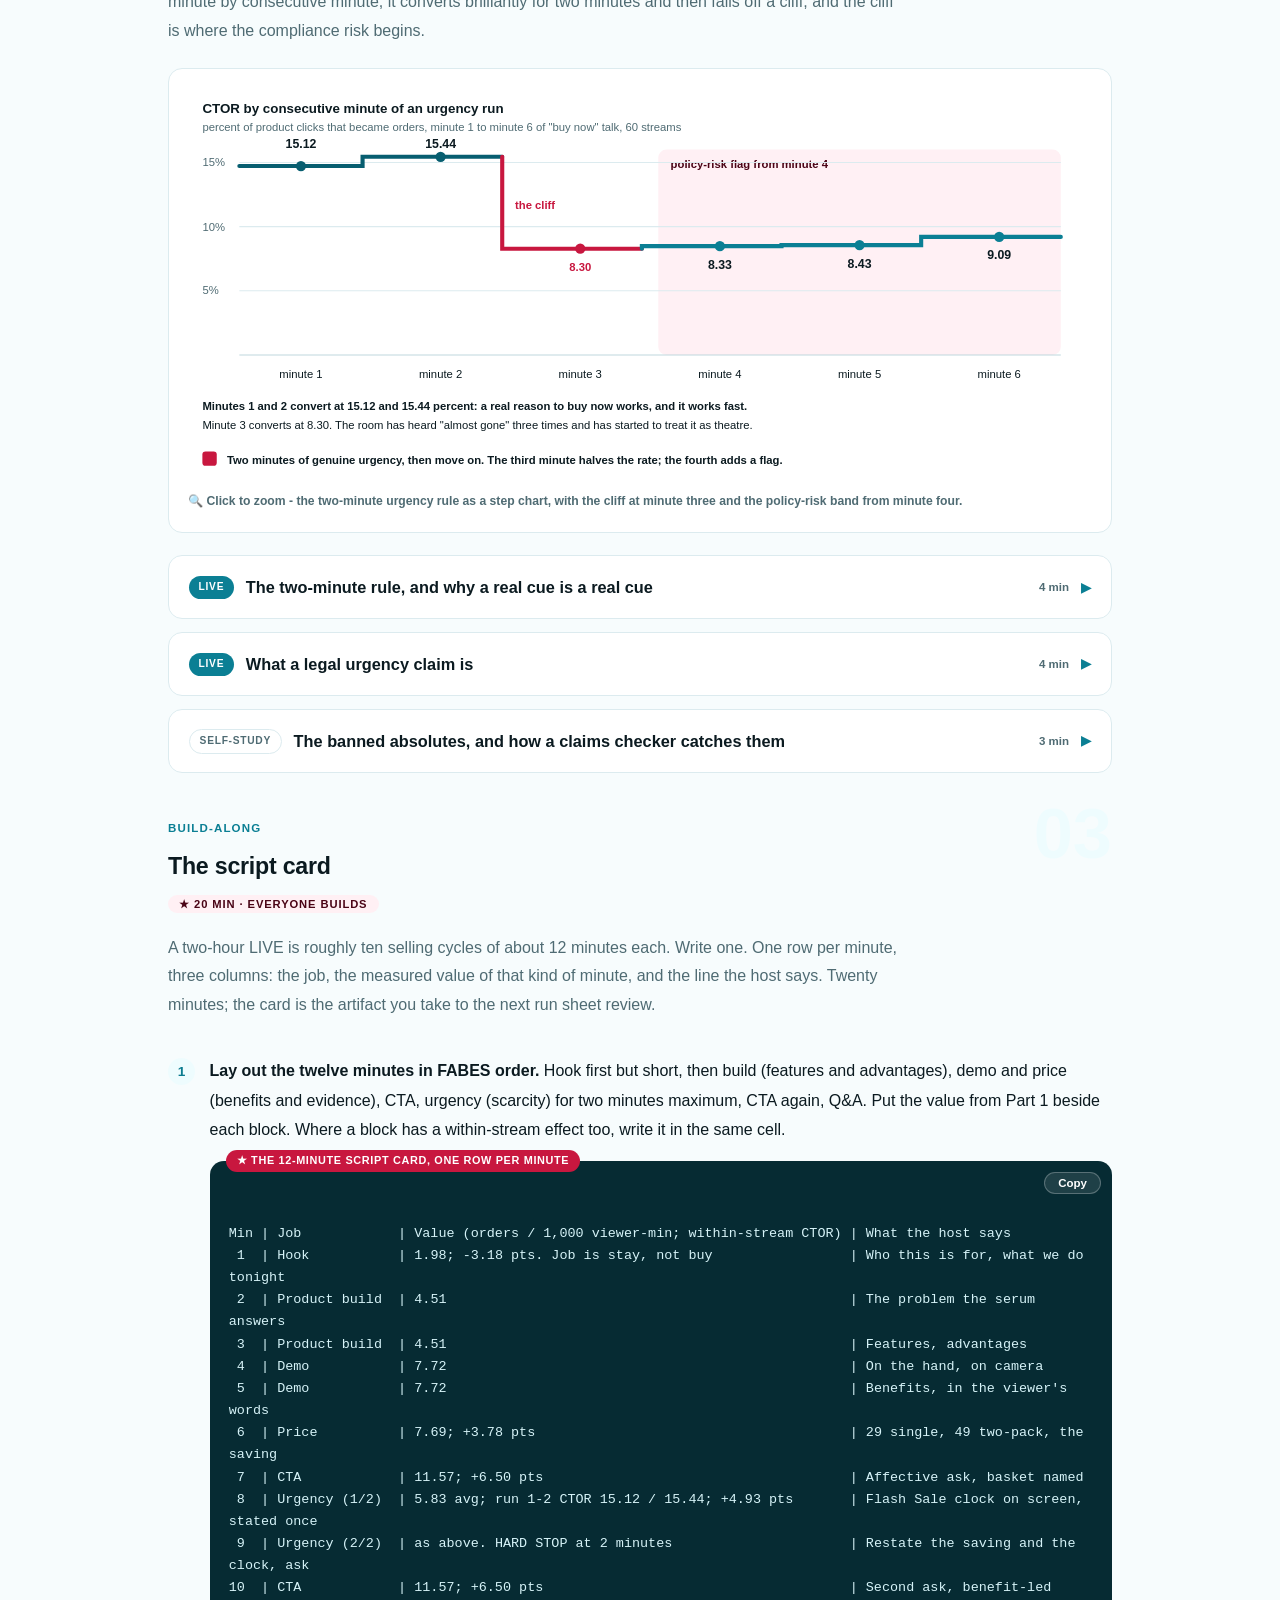
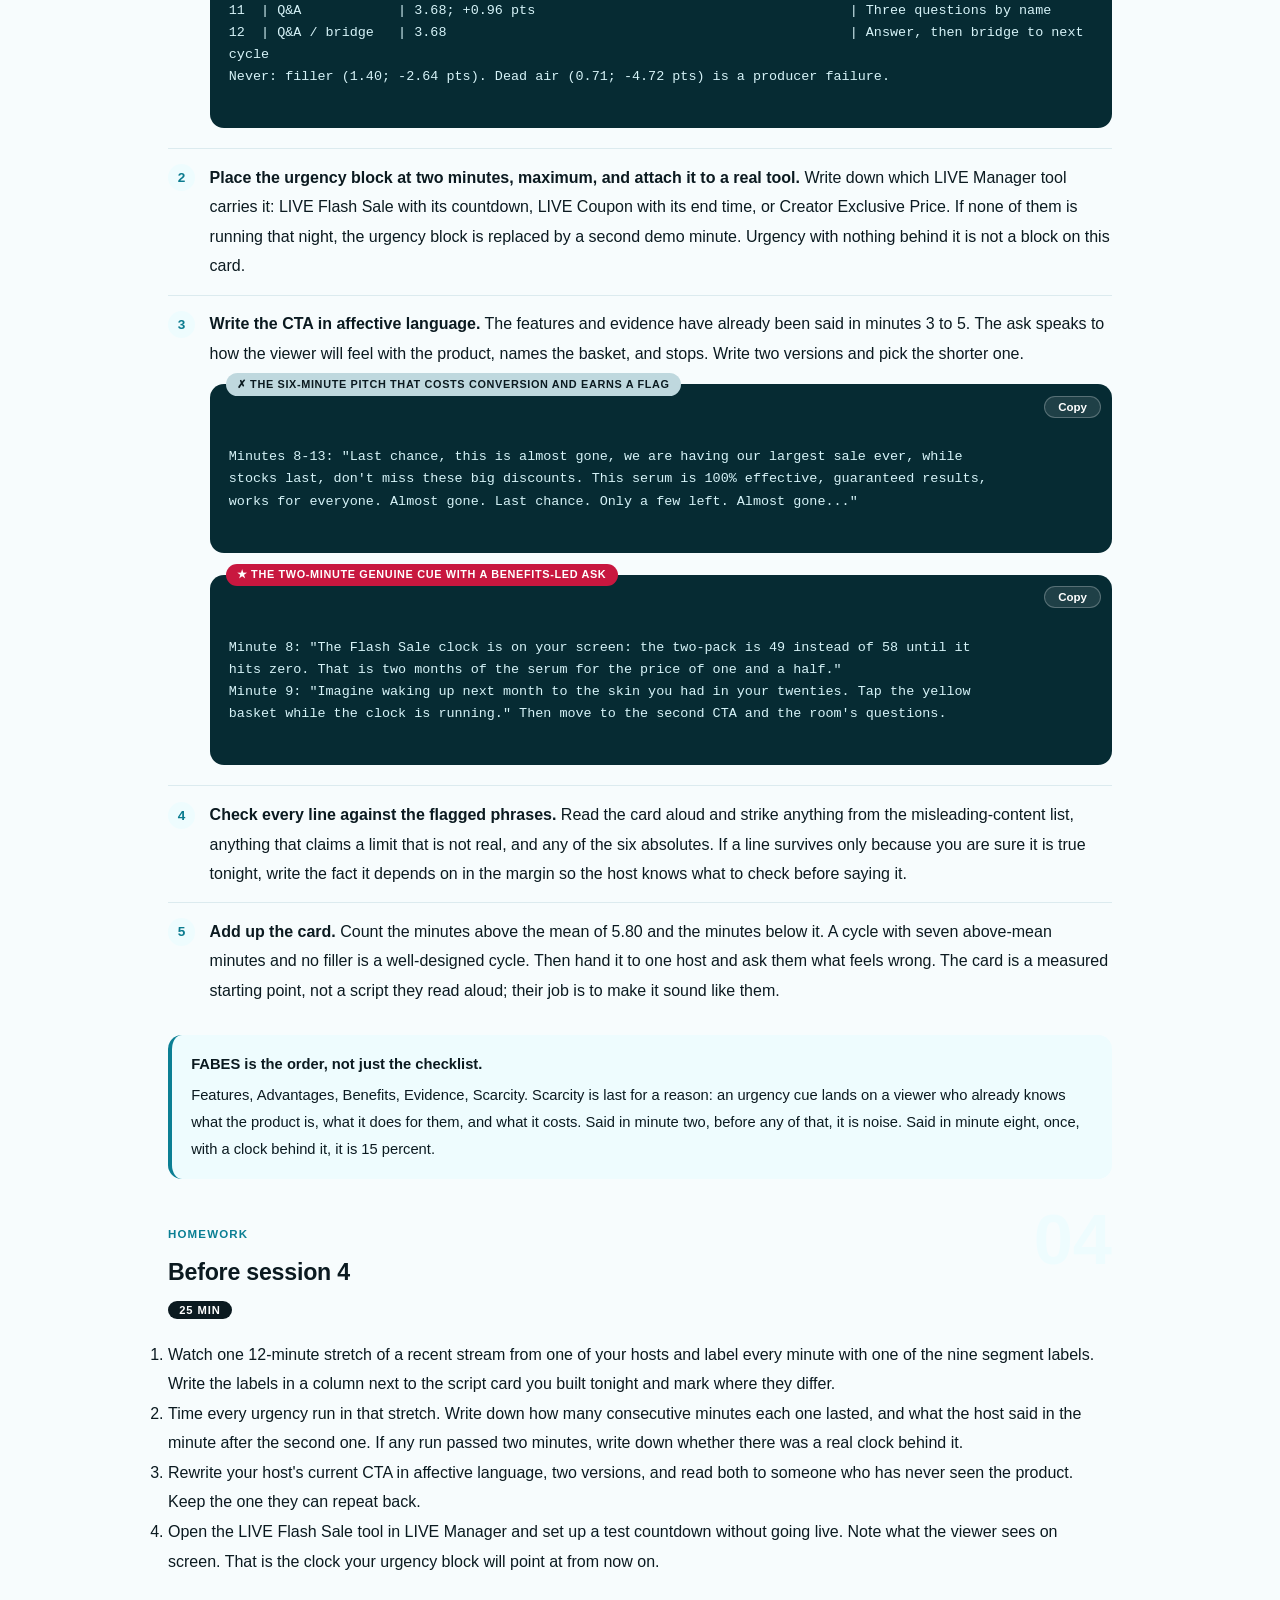
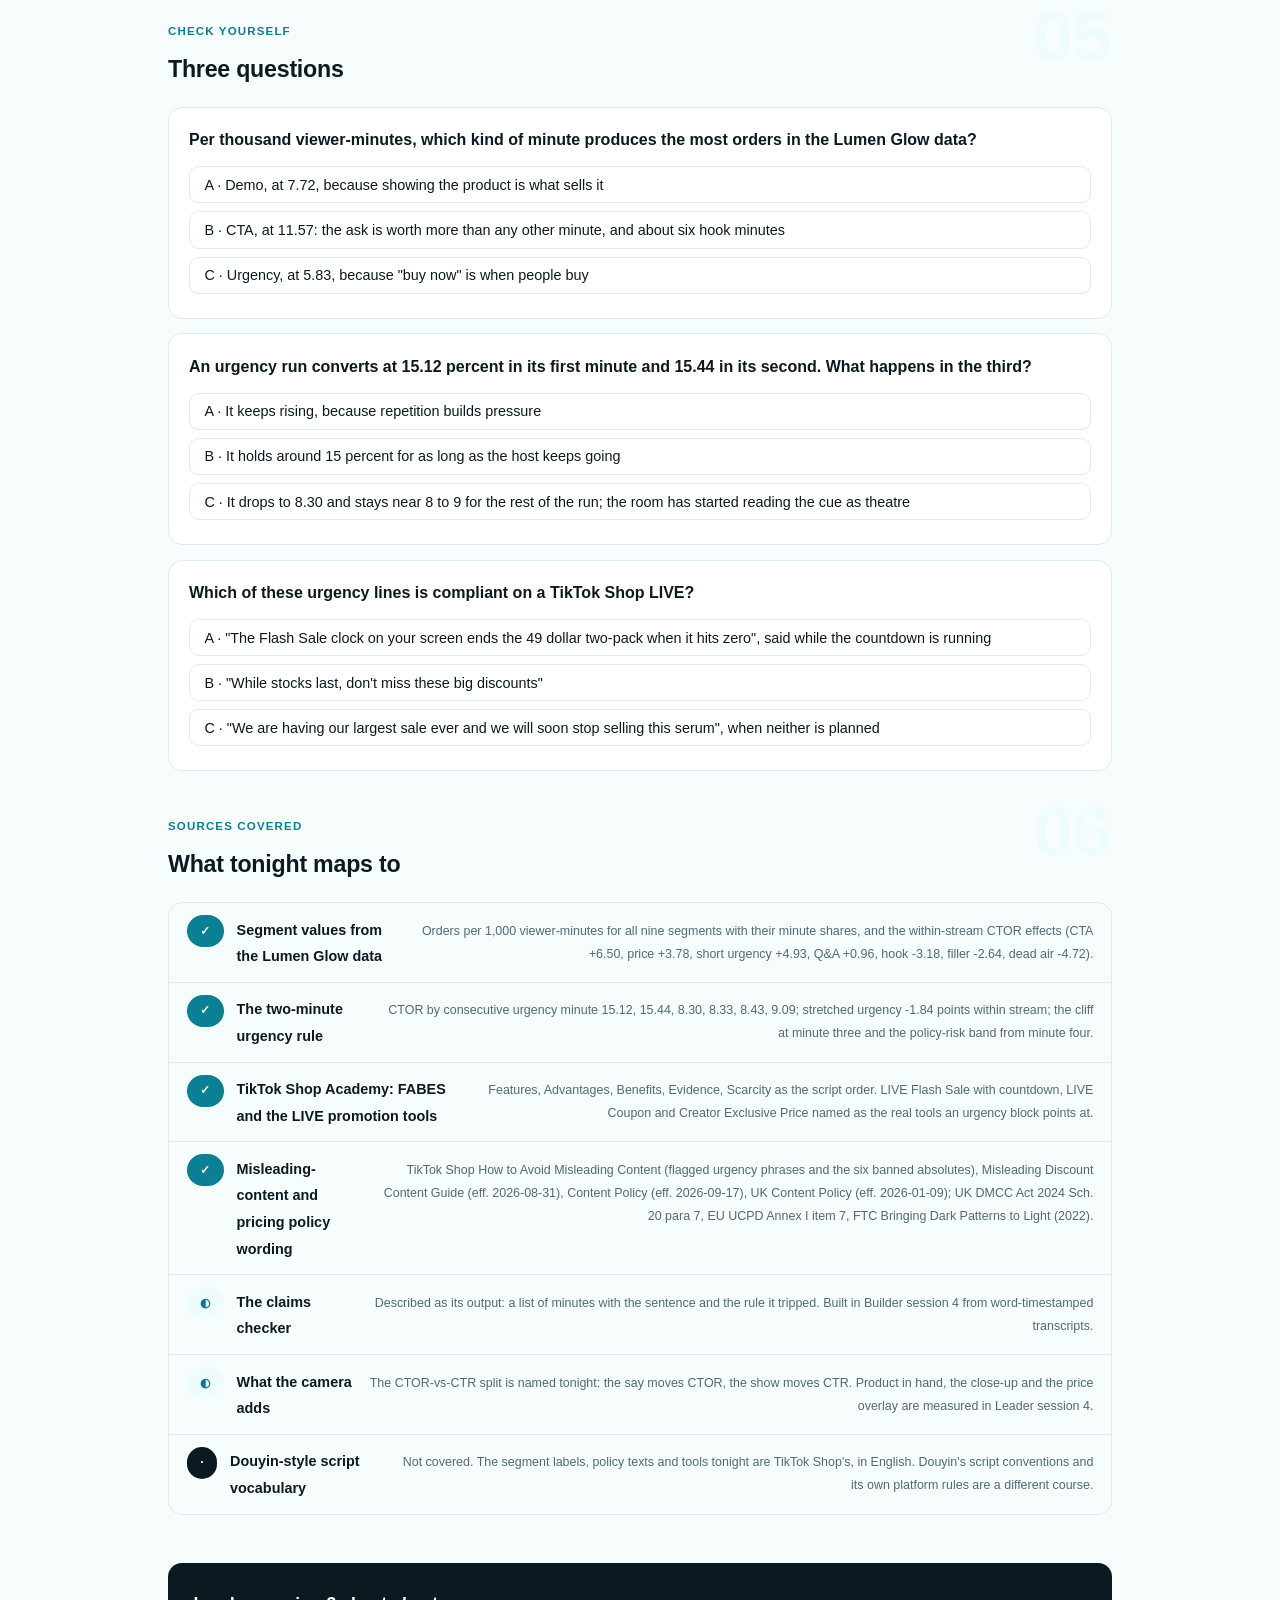
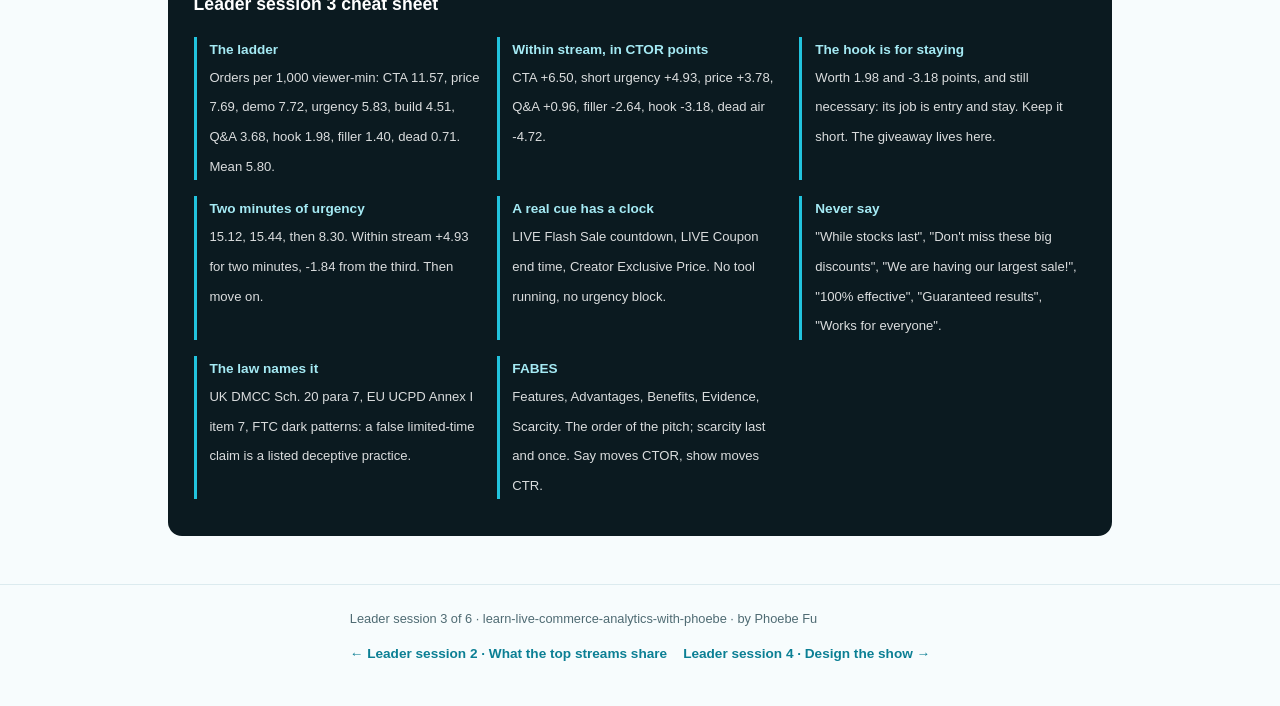
<file: courses/a3-design-the-say.html>
<!DOCTYPE html>
<html lang="en">
<head>
<meta charset="UTF-8">
<meta name="viewport" content="width=device-width, initial-scale=1.0">
<!-- social:start -->
<meta name="description" content="Leader session 3 of 6. Hook, product build, demo, price, CTA and urgency as a script with a measured value on every minute. The two-minute urgency cue that converts at 15 percent, the third minute that drops it to 8, and what a legal urgency claim is on TikTok Shop, in the UK, the EU and the US.">
<meta property="og:type" content="article">
<meta property="og:site_name" content="Learn with Phoebe">
<meta property="og:title" content="Design the say - learn live commerce analytics with phoebe">
<meta property="og:description" content="Leader session 3 of 6. A CTA minute is worth 11.57 orders per thousand viewer-minutes. A hook minute is worth 1.98. Both belong in the script, and tonight you learn why and where.">
<meta property="og:url" content="https://phoebefu6.github.io/learn-live-commerce-analytics-with-phoebe/courses/a3-design-the-say.html">
<meta property="og:image" content="https://phoebefu6.github.io/learn-live-commerce-analytics-with-phoebe/assets/og-cover.png">
<meta property="og:image:width" content="1200">
<meta property="og:image:height" content="630">
<meta name="twitter:card" content="summary_large_image">
<meta name="twitter:title" content="Design the say - learn live commerce analytics with phoebe">
<meta name="twitter:description" content="Urgency converts at 14.7 and 15.4 percent for two minutes. At minute three it is 8.3, and from minute four it is a policy risk.">
<meta name="twitter:image" content="https://phoebefu6.github.io/learn-live-commerce-analytics-with-phoebe/assets/og-cover.png">
<!-- social:end -->
<title>Leader session 3 · Design the say - learn live commerce analytics with phoebe</title>
<link rel="stylesheet" href="../assets/style.css?v=7">
</head>
<body>

<div class="toolbar">
  <div class="wrap">
    <span class="crumb"><a href="../index.html">LIVE Commerce Analytics</a> / Leader session 3 of 6</span>
    <button class="btn" id="toggle-all" type="button">Expand all</button>
    <button class="btn primary" id="zoom-toggle" type="button">Projector zoom: off</button>
  </div>
</div>

<header class="masthead">
  <div class="wrap">
    <div class="eyebrow">Learn LIVE Commerce Analytics with Phoebe · Leader session 3 of 6</div>
    <h1>Design the <span class="accent">say</span></h1>
    <p class="sub">A two-hour LIVE is 120 minutes and every one of them has a job: pull people in, build the product, show it, anchor the price, ask for the order, give a reason to order now, answer the room. Across Lumen Glow's 60 streams each of those jobs has a measured value in orders per thousand viewer-minutes, and the values are not close: a CTA minute is worth more than six hook minutes. Tonight you learn what each minute is worth, why the cheap minutes still belong in the script, where urgency stops converting and starts being a policy risk, and you leave with a script card for a 12-minute selling cycle that a host can run and a finance director can read.</p>
    <div class="chip-row">
      <span class="chip level">🟡 Core</span>
      <span class="chip audience">MCN and brand leads who write scripts</span>
      <span class="chip audience">Hosts who want to know what a minute is worth</span>
      <span class="chip time">45 min</span>
    </div>
    <div class="agenda">
      <span class="a1" style="flex:1">0-3 · Welcome</span>
      <span class="a2" style="flex:5">3-20 · What each minute is worth</span>
      <span class="a3" style="flex:4">20-40 · Build-along: the script card</span>
      <span class="a4" style="flex:1">40-45 · Q&amp;A</span>
    </div>
  </div>
</header>

<main class="wrap">

  <!-- ============ INTRO ============ -->
  <section class="section" id="intro">
    <div class="section-kicker">
      <span class="klabel">Part 0</span>
      <h2>How tonight fits</h2>
    </div>
    <p class="lede">Session 1 split the room report into what the room was <strong>given</strong> and what it <strong>did</strong>. Session 2 showed that the first thing everyone copies from the top streams, the giveaway opener, lives on the given line: it fetches a room and costs conversion. Tonight moves to the did line and asks the question the giveaway distracted from: once the room is there, what should the host <em>say</em>, minute by minute, and what is each kind of minute worth? Session 4 asks the same about what the camera <em>shows</em>. Together they are the playbook's two halves.</p>

    <div class="legend">
      <span class="pill">Live = presented in the 45 minutes</span>
      <span class="pill">Self-study = the full depth, after class</span>
      <span class="pill">🔍 Every diagram zooms</span>
    </div>

    <div class="callout win">
      <p><strong>★ What you walk out with tonight.</strong> A script card for a 12-minute selling cycle with a measured value on every block, from the CTA minute at <strong>11.57 orders per thousand viewer-minutes</strong> down to dead air at <strong>0.71</strong>, so the next argument about the run sheet is about numbers. And the two-minute urgency rule: an urgency cue converts at <strong>15.12 and 15.44 percent</strong> in its first two minutes, falls to <strong>8.30</strong> in the third, and from the fourth minute the same sentence is one the platform's misleading-content guide and the UK's consumer law both name. Two minutes, genuine, then move on.</p>
    </div>

    <details class="card" open>
      <summary><span class="mode live">Live</span>A script is a sequence of minutes, each with a job<span class="mini">3 min</span><span class="caret">▶</span></summary>
      <div class="body">
        <p>Hosts talk about a stream as a performance: energy, flow, chemistry with the room. All real, none of it measurable. A producer talks about the same stream as a run sheet: at minute 4 we pin the serum, at minute 9 we drop the price, at minute 11 we ask. That version is measurable, because every minute of every Lumen Glow stream has been labelled with what the host was doing in it, and every minute has a room size and an order count. Divide orders by the room and you have the value of that kind of minute, in orders per thousand viewer-minutes, comparable across a Wednesday with 1,579 people and a Monday with 498.</p>
        <p>Once a script is a sequence of minutes with values, three things follow. You can see which minutes pay and which are the price of admission. You can see how long a cue keeps paying before it turns, which is the urgency finding. And you can hand a host a card instead of a mood: this minute's job is this, and here is what it is worth when it is done.</p>
        <div class="callout example">
          <span class="ex-pill">Real world</span>
          <p>The Lumen Glow run sheet before this session had four rows: intro, product, offer, close. Nobody could say how long "offer" should be, so it ran until the room got restless, which on a good night was eight minutes of "almost gone". The run sheet after it has a minute column and a value column, and "offer" is two blocks: price, then urgency, two minutes, with a real countdown from the LIVE Flash Sale tool behind it.</p>
        </div>
      </div>
    </details>

    <details class="card">
      <summary><span class="mode self">Self-study</span>The vocabulary tonight leans on<span class="mini">4 min</span><span class="caret">▶</span></summary>
      <div class="body">
        <p><strong>The nine segment labels.</strong> Every minute of a stream is one of these, and the value table in Part 1 is built on them.</p>
        <ul>
          <li><strong>Hook</strong> - the opening minutes that earn the tap and the stay. Where a giveaway lives, when there is one.</li>
          <li><strong>Product build</strong> - the story of the product before it is shown: who it is for, what problem it answers.</li>
          <li><strong>Demo</strong> - the product in use, on camera. What session 4 measures from the picture side.</li>
          <li><strong>Price</strong> - the anchor: the 29 dollar serum, the 49 dollar two-pack, what the bundle saves.</li>
          <li><strong>CTA</strong> - the ask. "Tap the yellow basket" and its many cousins.</li>
          <li><strong>Urgency</strong> - the reason to order now rather than later: a flash sale countdown, a coupon that ends, a genuinely limited quantity.</li>
          <li><strong>Q&amp;A</strong> - answering the room's comments by name.</li>
          <li><strong>Filler</strong> - talk that does none of the above. Chat about the weather, the host's day.</li>
          <li><strong>Dead air</strong> - nobody is talking. Usually a technical gap or a lost train of thought.</li>
        </ul>
        <p><strong>FABES</strong> is TikTok Shop Academy's own order for a product pitch: Features, Advantages, Benefits, Evidence, Scarcity. Read it as a script skeleton: build (features, advantages), demo and price (benefits, evidence), urgency (scarcity). Scarcity comes last and once.</p>
        <p><strong>The CTOR-vs-CTR split.</strong> What the host <em>says</em> mostly moves CTOR, click-to-order: the ask, the price, the reason to buy now all act on people who have already tapped the product card. What the host <em>shows</em> mostly moves CTR, the tap itself: the product in hand, the close-up, the price on screen. Tonight is the say and CTOR. Session 4 is the show and CTR.</p>
      </div>
    </details>
  </section>

  <!-- ============ PART 1 ============ -->
  <section class="section" id="part-1">
    <div class="section-kicker">
      <span class="klabel">Part 1 · covers the value of each segment, per viewer-minute and within stream</span>
      <h2>What each minute is worth</h2>
      <span class="tag concept">9 min live</span>
    </div>
    <p class="lede">Nine kinds of minute, one ladder. The unit is orders per thousand viewer-minutes, which puts the room in the denominator so a busy night and a quiet one sit on the same scale. Beside each value is how much of the average night that kind of minute takes up, because the script is not only what to say but how long to say it.</p>

    <figure class="zoomable">
      <svg viewBox="0 0 880 440" xmlns="http://www.w3.org/2000/svg" role="img" aria-label="Horizontal bar ladder of orders per 1,000 viewer-minutes by script segment across Lumen Glow's 60 streams: CTA 11.57, price 7.69, demo 7.72, urgency 5.83, product build 4.51, Q and A 3.68, hook 1.98, filler 1.40, dead air 0.71, with the mean of 5.80 marked as a vertical line. Beside each bar the share of the night's minutes: demo 20.9 percent, build 19.0, urgency 16.4, hook 12.8, CTA 9.9, Q and A 9.1, price 6.6, filler 4.6, dead air 0.8. The CTA is the most valuable minute and one of the shortest; urgency takes a sixth of the night and sits just above the mean.">
        <style>
          .a3aHd { font: 800 13px Inter, sans-serif; fill: #0B1A20; }
          .a3aL { font: 700 12px Inter, sans-serif; fill: #0B1A20; }
          .a3aV { font: 800 12px Inter, sans-serif; fill: #0B1A20; }
          .a3aB { font: 400 11px Inter, sans-serif; fill: #0B1A20; }
          .a3aM { font: 400 11px Inter, sans-serif; fill: #4F6B73; }
          .a3aN { font: 700 11px Inter, sans-serif; fill: #0B1A20; }
          .a3aR { font: 700 11px Inter, sans-serif; fill: #C8173F; }
        </style>
        <text class="a3aHd" x="14" y="24">Orders per 1,000 viewer-minutes, by what the host is doing in that minute</text>
        <text class="a3aM" x="14" y="42">60 Lumen Glow streams; the bar is the value, the right column is the share of the night spent on it</text>
        <text class="a3aM" x="720" y="62">share of minutes</text>

        <rect x="130" y="70" width="480" height="22" rx="5" fill="#075E70"></rect>
        <text class="a3aL" x="14" y="86">CTA</text>
        <text class="a3aV" x="618" y="86">11.57</text>
        <text class="a3aB" x="720" y="86">9.9%</text>

        <rect x="130" y="102" width="320" height="22" rx="5" fill="#075E70"></rect>
        <text class="a3aL" x="14" y="118">Demo</text>
        <text class="a3aV" x="458" y="118">7.72</text>
        <text class="a3aB" x="720" y="118">20.9%</text>

        <rect x="130" y="134" width="319" height="22" rx="5" fill="#075E70"></rect>
        <text class="a3aL" x="14" y="150">Price</text>
        <text class="a3aV" x="457" y="150">7.69</text>
        <text class="a3aB" x="720" y="150">6.6%</text>

        <rect x="130" y="166" width="250" height="22" rx="5" fill="#0B7F94"></rect>
        <text class="a3aL" x="14" y="182">Urgency</text>
        <text class="a3aV" x="388" y="182">5.83</text>
        <text class="a3aB" x="720" y="182">16.4%</text>

        <rect x="130" y="198" width="188" height="22" rx="5" fill="#0B7F94"></rect>
        <text class="a3aL" x="14" y="214">Product build</text>
        <text class="a3aV" x="326" y="214">4.51</text>
        <text class="a3aB" x="720" y="214">19.0%</text>

        <rect x="130" y="230" width="155" height="22" rx="5" fill="#0B7F94"></rect>
        <text class="a3aL" x="14" y="246">Q&amp;A</text>
        <text class="a3aV" x="293" y="246">3.68</text>
        <text class="a3aB" x="720" y="246">9.1%</text>

        <rect x="130" y="262" width="76" height="22" rx="5" fill="#22C3DD"></rect>
        <text class="a3aL" x="14" y="278">Hook</text>
        <text class="a3aV" x="214" y="278">1.98</text>
        <text class="a3aB" x="720" y="278">12.8%</text>

        <rect x="130" y="294" width="58" height="22" rx="5" fill="#BFD8DE"></rect>
        <text class="a3aL" x="14" y="310">Filler</text>
        <text class="a3aV" x="196" y="310">1.40</text>
        <text class="a3aB" x="720" y="310">4.6%</text>

        <rect x="130" y="326" width="33" height="22" rx="5" fill="#C8173F"></rect>
        <text class="a3aL" x="14" y="342">Dead air</text>
        <text class="a3aV" x="171" y="342">0.71</text>
        <text class="a3aB" x="720" y="342">0.8%</text>

        <line x1="370" y1="62" x2="370" y2="356" stroke="#C8173F" stroke-width="2" stroke-dasharray="4 4"></line>
        <text class="a3aR" x="376" y="66">mean 5.80</text>

        <text class="a3aN" x="14" y="386">The three minutes above the mean take 37 percent of the night. The hook takes 13 percent and pays 1.98.</text>
        <text class="a3aB" x="14" y="404">That is not a reason to cut the hook. It is a reason to know what the hook is for, and to keep it short.</text>

        <rect x="14" y="426" width="14" height="14" rx="3" fill="#C8173F"></rect>
        <text class="a3aN" x="38" y="438">A CTA minute is worth six hook minutes. The script decides how many of each the night gets.</text>
      </svg>
      <figcaption>🔍 Click to zoom - nine kinds of minute on one ladder, with the share of the night each one takes.</figcaption>
    </figure>

    <details class="card">
      <summary><span class="mode live">Live</span>The within-stream effects, and what they mean for a script<span class="mini">4 min</span><span class="caret">▶</span></summary>
      <div class="body">
        <p>The ladder above is the plain average. Session 2 taught the sharper comparison: minutes against the other minutes of their own stream, so the room, the host and the hour cancel. Measured that way, in points of CTOR against the stream's own ordinary minute, the say looks like this.</p>
        <table class="clean">
          <thead>
            <tr><th>Minute type</th><th>Within-stream CTOR effect</th><th>What it means for the script</th></tr>
          </thead>
          <tbody>
            <tr><td>CTA</td><td>+6.50 points</td><td>The ask is the single most valuable sentence. It has to be said, on purpose, more than once a cycle</td></tr>
            <tr><td>Short urgency (minutes 1-2 of a run)</td><td>+4.93 points</td><td>A genuine reason to buy now is nearly as strong as the ask itself, for two minutes</td></tr>
            <tr><td>Price</td><td>+3.78 points</td><td>Anchor before you ask. The 49 dollar two-pack against the 29 dollar single does work here</td></tr>
            <tr><td>Q&amp;A</td><td>+0.96 points</td><td>Small and positive. Answering the room by name pays, mostly through watch time</td></tr>
            <tr><td>Filler</td><td>-2.64 points</td><td>Chat about nothing costs conversion while it runs. Cut it or turn it into Q&amp;A</td></tr>
            <tr><td>Hook</td><td>-3.18 points</td><td>The opening converts badly. It is not there to convert. See the next card</td></tr>
            <tr><td>Dead air</td><td>-4.72 points</td><td>The most expensive minute on the sheet. A producer's job is to make sure it never happens</td></tr>
          </tbody>
        </table>
        <p>Read the table as a budget. Every minute of the night is spent on one of these, and the sum of the effects times the minutes is roughly how the stream converts against its own potential. A script that adds two CTA minutes and removes two filler minutes has moved about 18 points of minute-CTOR from the wrong side of the ledger to the right one without changing anything about the host, the room or the product.</p>
      </div>
    </details>

    <details class="card">
      <summary><span class="mode live">Live</span>Why the hook is worth so little and still necessary<span class="mini">3 min</span><span class="caret">▶</span></summary>
      <div class="body">
        <p>The hook pays 1.98 orders per thousand viewer-minutes and converts 3.18 points below the stream's own average. If the script were only a list of values you would cut it. You would be wrong, because the hook's job is not to sell. The hook's job is <strong>entry and stay</strong>: it is the minutes when the feed is deciding whether to push the room and the viewer is deciding whether to give the stream nine minutes of their evening. Nobody buys a serum in minute two from a host they met in minute one. What they do in minute two is stay or leave, and everything after depends on which.</p>
        <p>This is also where the giveaway lives, when there is one. Session 2 priced it: a giveaway minute converts 2.31 points worse and buys a bigger room. That is a hook doing a hook's job with a stronger tool, at a conversion cost the rest of the night pays. So the hook is in the script at its full weight, and the rule is about length, not presence: the hook's value is measured in who stayed, not in who bought, and the moment the room has arrived the script should move to build.</p>
        <div class="callout example">
          <span class="ex-pill">Real world</span>
          <p>Priya's Monday 18:00, stream 16, the stream from session 1 that lost the GMV comparison and won the GPM one. No giveaway opener, a room that never passed 498, and a CTOR of 14.01 percent against a 60-stream average of 12.1. Her viewers stayed 9.82 minutes, above the 9.0 average, and her GPM was 2,309. A small room she did not buy, held longer than average and asked to buy at a higher rate than average. That is what a script does when the hook is short and the CTA is said on purpose.</p>
        </div>
      </div>
    </details>

    <details class="card">
      <summary><span class="mode self">Self-study</span>How to ask: the affective CTA finding<span class="mini">3 min</span><span class="caret">▶</span></summary>
      <div class="body">
        <p>The Lumen Glow data prices the CTA as a minute. It does not say how the ask should be worded, because the label is the same whether the host says "tap the basket" or "you deserve to wake up to this skin, tap the basket". One published study does address it. Guo, Zhang, Goh and Peng (2025), in <em>Production and Operations Management</em>, report that <strong>affective calls to action</strong>, ones that speak to how the viewer will feel, raise orders in live streaming commerce, while <strong>cognitive</strong> calls to action, ones that list reasons and features, do not.</p>
        <p>Read that with one flag attached: this is taken from the paper's abstract, not from the full text, so treat the direction as a lead worth testing in your own streams rather than a settled value. The practical script move it suggests is cheap to try: keep the features and evidence in the build and demo blocks where FABES puts them, and write the CTA itself in benefit-and-feeling language. Session 6 is where you would prove it worked on your own hosts.</p>
      </div>
    </details>
  </section>

  <!-- ============ PART 2 ============ -->
  <section class="section" id="part-2">
    <div class="section-kicker">
      <span class="klabel">Part 2 · covers the urgency cliff, and the wording the platform and the law read as deception</span>
      <h2>Urgency that converts, and urgency that stops converting</h2>
      <span class="tag concept">8 min live</span>
    </div>
    <p class="lede">Urgency takes 16.4 percent of the average Lumen Glow night, more than the CTA and the price together. It is the block hosts stretch when the room goes quiet, because it feels like selling. Measured minute by consecutive minute, it converts brilliantly for two minutes and then falls off a cliff, and the cliff is where the compliance risk begins.</p>

    <figure class="zoomable">
      <svg viewBox="0 0 880 382" xmlns="http://www.w3.org/2000/svg" role="img" aria-label="Step chart of click-to-order rate by consecutive minute of an urgency run across Lumen Glow's 60 streams: minute one 15.12 percent, minute two 15.44, minute three 8.30, minute four 8.33, minute five 8.43, minute six 9.09. The drop between minute two and minute three is drawn in the flag colour and labelled the cliff. From minute four onward the background is shaded and labelled policy-risk flag, because a scarcity claim that is still running is one the platform's misleading-content guide and consumer law name as deceptive when it is not true.">
        <style>
          .a3bHd { font: 800 13px Inter, sans-serif; fill: #0B1A20; }
          .a3bV { font: 800 12px Inter, sans-serif; fill: #0B1A20; }
          .a3bB { font: 400 11px Inter, sans-serif; fill: #0B1A20; }
          .a3bM { font: 400 11px Inter, sans-serif; fill: #4F6B73; }
          .a3bN { font: 700 11px Inter, sans-serif; fill: #0B1A20; }
          .a3bR { font: 700 11px Inter, sans-serif; fill: #C8173F; }
          .a3bRi { font: 700 11px Inter, sans-serif; fill: #4A0416; }
        </style>
        <text class="a3bHd" x="14" y="24">CTOR by consecutive minute of an urgency run</text>
        <text class="a3bM" x="14" y="42">percent of product clicks that became orders, minute 1 to minute 6 of "buy now" talk, 60 streams</text>

        <rect x="458" y="60" width="392" height="200" rx="8" fill="#FFF0F4"></rect>
        <text class="a3bRi" x="470" y="78">policy-risk flag from minute 4</text>

        <line x1="50" y1="72.5" x2="850" y2="72.5" stroke="#DCEBEF" stroke-width="1"></line>
        <text class="a3bM" x="14" y="76">15%</text>
        <line x1="50" y1="135" x2="850" y2="135" stroke="#DCEBEF" stroke-width="1"></line>
        <text class="a3bM" x="14" y="139">10%</text>
        <line x1="50" y1="197.5" x2="850" y2="197.5" stroke="#DCEBEF" stroke-width="1"></line>
        <text class="a3bM" x="14" y="201">5%</text>
        <line x1="50" y1="260" x2="850" y2="260" stroke="#BFD8DE" stroke-width="1"></line>

        <path d="M 50 76 H 170 V 67 H 306" fill="none" stroke="#075E70" stroke-width="4" stroke-linecap="round"></path>
        <path d="M 306 67 V 156.5 H 442" fill="none" stroke="#C8173F" stroke-width="4" stroke-linecap="round"></path>
        <path d="M 442 156.5 V 154 H 578 V 153 H 714 V 145 H 850" fill="none" stroke="#0B7F94" stroke-width="4" stroke-linecap="round"></path>

        <circle cx="110" cy="76" r="5" fill="#075E70"></circle>
        <circle cx="246" cy="67" r="5" fill="#075E70"></circle>
        <circle cx="382" cy="156.5" r="5" fill="#C8173F"></circle>
        <circle cx="518" cy="154" r="5" fill="#0B7F94"></circle>
        <circle cx="654" cy="153" r="5" fill="#0B7F94"></circle>
        <circle cx="790" cy="145" r="5" fill="#0B7F94"></circle>

        <text class="a3bV" x="110" y="58" text-anchor="middle">15.12</text>
        <text class="a3bV" x="246" y="58" text-anchor="middle">15.44</text>
        <text class="a3bR" x="382" y="178" text-anchor="middle">8.30</text>
        <text class="a3bV" x="518" y="176" text-anchor="middle">8.33</text>
        <text class="a3bV" x="654" y="175" text-anchor="middle">8.43</text>
        <text class="a3bV" x="790" y="167" text-anchor="middle">9.09</text>

        <text class="a3bR" x="338" y="118" text-anchor="middle">the cliff</text>

        <text class="a3bB" x="110" y="282" text-anchor="middle">minute 1</text>
        <text class="a3bB" x="246" y="282" text-anchor="middle">minute 2</text>
        <text class="a3bB" x="382" y="282" text-anchor="middle">minute 3</text>
        <text class="a3bB" x="518" y="282" text-anchor="middle">minute 4</text>
        <text class="a3bB" x="654" y="282" text-anchor="middle">minute 5</text>
        <text class="a3bB" x="790" y="282" text-anchor="middle">minute 6</text>

        <text class="a3bN" x="14" y="314">Minutes 1 and 2 convert at 15.12 and 15.44 percent: a real reason to buy now works, and it works fast.</text>
        <text class="a3bB" x="14" y="332">Minute 3 converts at 8.30. The room has heard "almost gone" three times and has started to treat it as theatre.</text>

        <rect x="14" y="354" width="14" height="14" rx="3" fill="#C8173F"></rect>
        <text class="a3bN" x="38" y="366">Two minutes of genuine urgency, then move on. The third minute halves the rate; the fourth adds a flag.</text>
      </svg>
      <figcaption>🔍 Click to zoom - the two-minute urgency rule as a step chart, with the cliff at minute three and the policy-risk band from minute four.</figcaption>
    </figure>

    <details class="card">
      <summary><span class="mode live">Live</span>The two-minute rule, and why a real cue is a real cue<span class="mini">4 min</span><span class="caret">▶</span></summary>
      <div class="body">
        <p>An urgency run is a stretch of consecutive minutes in which the host is giving the room a reason to order now. In its first minute the click-to-order rate is <strong>15.12 percent</strong>; in its second, <strong>15.44</strong>. Both are well above the 12.1 percent a Lumen Glow stream averages. In the third minute the rate is <strong>8.30</strong>, and it stays around there, 8.33, 8.43, 9.09, for as long as the host keeps going. Within stream, the same pattern: the first two minutes of a run lift CTOR by <strong>+4.93 points</strong> against the stream's own ordinary minute, and every minute from the third onward lowers it by <strong>1.84 points</strong>. The cue does not fade. It flips.</p>
        <p>The reason is in what a scarcity cue is. A flash sale with a genuine countdown on screen, a coupon that genuinely expires at the top of the hour, a bundle with a genuinely limited number of units: these are facts about the offer, and a viewer who hears one either acts on it or decides not to. Two minutes is about how long that decision takes. A host who is still saying "almost gone" in minute five is no longer reporting a fact; the room can see that nothing has gone, and it re-reads the whole pitch as theatre, including the parts that were true. That is the 1.84 points, and it is also why the stretched version costs trust that the next flash sale has to buy back.</p>
        <ul>
          <li><strong>Real cue</strong>: LIVE Flash Sale with its countdown visible, LIVE Coupon with a stated end, Creator Exclusive Price for this stream only. All three are tools inside LIVE Manager; the platform shows the clock so the host does not have to keep claiming it.</li>
          <li><strong>Two minutes</strong>: state the cue, state what it is worth in dollars, ask, and move on to the next block. If the offer is still live at the next cycle, one sentence reminds the room; it does not need a run.</li>
          <li><strong>Stretched cue</strong>: anything past the second consecutive minute. Converts at about 8 percent, costs 1.84 points within stream, and from minute four it is the thing the next card describes.</li>
        </ul>
        <div class="callout tip">
          <p><strong>Give the urgency block a clock, not a host.</strong> When the countdown is on screen from the Flash Sale tool, the host can say it once and let the platform's own timer carry it. A host carrying urgency by voice alone is the host most likely to stretch it, because the only way to keep it alive is to keep saying it.</p>
        </div>
      </div>
    </details>

    <details class="card">
      <summary><span class="mode live">Live</span>What a legal urgency claim is<span class="mini">4 min</span><span class="caret">▶</span></summary>
      <div class="body">
        <p>From minute four the stretched run is more than a conversion problem, because the sentences a host reaches for to keep it alive are the sentences the platform and the regulators have written down. The test in every one of these texts is the same: is the claim <strong>true</strong>. A genuine countdown is fine. A limited-time claim that is not limited is the named offence.</p>
        <table class="clean">
          <thead>
            <tr><th>Source</th><th>What it names</th><th>Script consequence</th></tr>
          </thead>
          <tbody>
            <tr><td>TikTok Shop, How to Avoid Misleading Content</td><td>Flags "While stocks last", "This sale is for selected customers only", "Don't miss these big discounts", "We are having our largest sale!"</td><td>None of these can be the urgency line. They claim scarcity or scale without a checkable fact behind them</td></tr>
            <tr><td>TikTok Shop, Misleading Discount Content Guide (eff. 2026-08-31)</td><td>"sale ends today" and "only 2 hours left" must be genuine</td><td>A countdown line is allowed exactly when the countdown is real. Tie it to the Flash Sale clock</td></tr>
            <tr><td>TikTok Shop, Content Policy (eff. 2026-09-17)</td><td>Bans "false, misleading, unavailable, or expired prices or discounts"</td><td>The price said on air must be the price on the product page, now</td></tr>
            <tr><td>TikTok Shop UK, Content Policy (eff. 2026-01-09)</td><td>Prohibits claiming the seller "will soon stop selling the product(s), when that is not the case"</td><td>"Last batch ever" is a claim about the future of the product. Do not make it unless it is true</td></tr>
            <tr><td>UK DMCC Act 2024, Sch. 20 para 7 (in force 6 April 2025)</td><td>"Falsely stating that a product will only be available for a limited time ... in order to elicit an immediate decision"</td><td>A stretched urgency run to a UK audience is a described unfair practice, not a grey area</td></tr>
            <tr><td>EU UCPD Annex I, item 7</td><td>The same practice, with "very limited time"</td><td>Same rule for EU viewers, in force for years</td></tr>
            <tr><td>US FTC, Bringing Dark Patterns to Light (2022)</td><td>False Low Stock Message, Baseless Countdown Timer, False Limited Time Message</td><td>No fake-urgency rule as such; enforcement under section 5 uses these named patterns</td></tr>
          </tbody>
        </table>
        <p>The pattern across seven texts from three jurisdictions and one platform is not subtle. A scarcity claim tied to a real, visible, checkable fact is a selling tool. The same words with nothing behind them are a listed deceptive practice. Minute three of an urgency run is where the fact usually runs out and the words keep going.</p>
      </div>
    </details>

    <details class="card">
      <summary><span class="mode self">Self-study</span>The banned absolutes, and how a claims checker catches them<span class="mini">3 min</span><span class="caret">▶</span></summary>
      <div class="body">
        <p>Urgency is one family of risky sentence. The other is the product claim, and TikTok Shop's misleading-content guide lists six absolutes it does not allow for a product like a serum: <strong>"100% effective"</strong>, <strong>"Guaranteed results"</strong>, <strong>"Works for everyone"</strong>, <strong>"Permanent effect"</strong>, <strong>"Instant results"</strong>, <strong>"No side effects"</strong>. They tend to appear in the same minutes as stretched urgency, because a host who has run out of true things to say about the offer reaches for stronger things to say about the product.</p>
        <p>The builder track, session b4, turns this list into a checker: the stream's audio is transcribed with word-level timestamps, and every minute is scanned for the flagged urgency phrases and the six absolutes, plus the platform's flagged discount wording. A hit becomes a policy-risk flag on that minute, which is exactly the count session 2 quoted for Ren, 6.82 flags per stream. For a leader the useful part is not the code but the shape of the output: a list of minutes, with the sentence and the rule it tripped, ready to hand to the host with the script card. It is much easier to coach "you said 'guaranteed results' at minute 47" than "watch your claims".</p>
      </div>
    </details>
  </section>

  <!-- ============ DEMO ============ -->
  <section class="section" id="demo-1">
    <div class="section-kicker">
      <span class="klabel">Build-along</span>
      <h2>The script card</h2>
      <span class="tag demo">★ 20 min · everyone builds</span>
    </div>
    <p class="lede">A two-hour LIVE is roughly ten selling cycles of about 12 minutes each. Write one. One row per minute, three columns: the job, the measured value of that kind of minute, and the line the host says. Twenty minutes; the card is the artifact you take to the next run sheet review.</p>

    <div class="steps">
      <div class="step">
        <p><strong>Lay out the twelve minutes in FABES order.</strong> Hook first but short, then build (features and advantages), demo and price (benefits and evidence), CTA, urgency (scarcity) for two minutes maximum, CTA again, Q&amp;A. Put the value from Part 1 beside each block. Where a block has a within-stream effect too, write it in the same cell.</p>
        <div class="prompt-box good">
          <span class="label">★ The 12-minute script card, one row per minute</span>
Min | Job            | Value (orders / 1,000 viewer-min; within-stream CTOR) | What the host says
 1  | Hook           | 1.98; -3.18 pts. Job is stay, not buy                 | Who this is for, what we do tonight
 2  | Product build  | 4.51                                                  | The problem the serum answers
 3  | Product build  | 4.51                                                  | Features, advantages
 4  | Demo           | 7.72                                                  | On the hand, on camera
 5  | Demo           | 7.72                                                  | Benefits, in the viewer's words
 6  | Price          | 7.69; +3.78 pts                                       | 29 single, 49 two-pack, the saving
 7  | CTA            | 11.57; +6.50 pts                                      | Affective ask, basket named
 8  | Urgency (1/2)  | 5.83 avg; run 1-2 CTOR 15.12 / 15.44; +4.93 pts       | Flash Sale clock on screen, stated once
 9  | Urgency (2/2)  | as above. HARD STOP at 2 minutes                      | Restate the saving and the clock, ask
10  | CTA            | 11.57; +6.50 pts                                      | Second ask, benefit-led
11  | Q&amp;A            | 3.68; +0.96 pts                                       | Three questions by name
12  | Q&amp;A / bridge   | 3.68                                                  | Answer, then bridge to next cycle
Never: filler (1.40; -2.64 pts). Dead air (0.71; -4.72 pts) is a producer failure.
        </div>
      </div>
      <div class="step">
        <p><strong>Place the urgency block at two minutes, maximum, and attach it to a real tool.</strong> Write down which LIVE Manager tool carries it: LIVE Flash Sale with its countdown, LIVE Coupon with its end time, or Creator Exclusive Price. If none of them is running that night, the urgency block is replaced by a second demo minute. Urgency with nothing behind it is not a block on this card.</p>
      </div>
      <div class="step">
        <p><strong>Write the CTA in affective language.</strong> The features and evidence have already been said in minutes 3 to 5. The ask speaks to how the viewer will feel with the product, names the basket, and stops. Write two versions and pick the shorter one.</p>
        <div class="prompt-box bad">
          <span class="label">✗ The six-minute pitch that costs conversion and earns a flag</span>
Minutes 8-13: "Last chance, this is almost gone, we are having our largest sale ever, while
stocks last, don't miss these big discounts. This serum is 100% effective, guaranteed results,
works for everyone. Almost gone. Last chance. Only a few left. Almost gone..."
        </div>
        <div class="prompt-box good">
          <span class="label">★ The two-minute genuine cue with a benefits-led ask</span>
Minute 8: "The Flash Sale clock is on your screen: the two-pack is 49 instead of 58 until it
hits zero. That is two months of the serum for the price of one and a half."
Minute 9: "Imagine waking up next month to the skin you had in your twenties. Tap the yellow
basket while the clock is running." Then move to the second CTA and the room's questions.
        </div>
      </div>
      <div class="step">
        <p><strong>Check every line against the flagged phrases.</strong> Read the card aloud and strike anything from the misleading-content list, anything that claims a limit that is not real, and any of the six absolutes. If a line survives only because you are sure it is true tonight, write the fact it depends on in the margin so the host knows what to check before saying it.</p>
      </div>
      <div class="step">
        <p><strong>Add up the card.</strong> Count the minutes above the mean of 5.80 and the minutes below it. A cycle with seven above-mean minutes and no filler is a well-designed cycle. Then hand it to one host and ask them what feels wrong. The card is a measured starting point, not a script they read aloud; their job is to make it sound like them.</p>
      </div>
    </div>

    <div class="callout tip">
      <p><strong>FABES is the order, not just the checklist.</strong> Features, Advantages, Benefits, Evidence, Scarcity. Scarcity is last for a reason: an urgency cue lands on a viewer who already knows what the product is, what it does for them, and what it costs. Said in minute two, before any of that, it is noise. Said in minute eight, once, with a clock behind it, it is 15 percent.</p>
    </div>
  </section>

  <!-- ============ HOMEWORK ============ -->
  <section class="section" id="exercise">
    <div class="section-kicker">
      <span class="klabel">Homework</span>
      <h2>Before session 4</h2>
      <span class="tag exercise">25 min</span>
    </div>
    <ol>
      <li>Watch one 12-minute stretch of a recent stream from one of your hosts and label every minute with one of the nine segment labels. Write the labels in a column next to the script card you built tonight and mark where they differ.</li>
      <li>Time every urgency run in that stretch. Write down how many consecutive minutes each one lasted, and what the host said in the minute after the second one. If any run passed two minutes, write down whether there was a real clock behind it.</li>
      <li>Rewrite your host's current CTA in affective language, two versions, and read both to someone who has never seen the product. Keep the one they can repeat back.</li>
      <li>Open the LIVE Flash Sale tool in LIVE Manager and set up a test countdown without going live. Note what the viewer sees on screen. That is the clock your urgency block will point at from now on.</li>
    </ol>
  </section>

  <!-- ============ QUIZ ============ -->
  <section class="section" id="quiz">
    <div class="section-kicker">
      <span class="klabel">Check yourself</span>
      <h2>Three questions</h2>
    </div>

    <div class="quiz-q" data-answer="1">
      <p class="qtext">Per thousand viewer-minutes, which kind of minute produces the most orders in the Lumen Glow data?</p>
      <button class="qopt" type="button">A · Demo, at 7.72, because showing the product is what sells it</button>
      <button class="qopt" type="button">B · CTA, at 11.57: the ask is worth more than any other minute, and about six hook minutes</button>
      <button class="qopt" type="button">C · Urgency, at 5.83, because "buy now" is when people buy</button>
      <p class="qwhy">CTA 11.57, price 7.69, demo 7.72, urgency 5.83, build 4.51, Q&amp;A 3.68, hook 1.98, filler 1.40, dead air 0.71. The ask leads by a wide margin and takes only 9.9 percent of the average night.</p>
    </div>

    <div class="quiz-q" data-answer="2">
      <p class="qtext">An urgency run converts at 15.12 percent in its first minute and 15.44 in its second. What happens in the third?</p>
      <button class="qopt" type="button">A · It keeps rising, because repetition builds pressure</button>
      <button class="qopt" type="button">B · It holds around 15 percent for as long as the host keeps going</button>
      <button class="qopt" type="button">C · It drops to 8.30 and stays near 8 to 9 for the rest of the run; the room has started reading the cue as theatre</button>
      <p class="qwhy">Runs 1 to 6 convert at 15.12, 15.44, 8.30, 8.33, 8.43, 9.09. Within stream, minutes 1 and 2 add 4.93 points; minute 3 onward costs 1.84. Two minutes, then move on.</p>
    </div>

    <div class="quiz-q" data-answer="0">
      <p class="qtext">Which of these urgency lines is compliant on a TikTok Shop LIVE?</p>
      <button class="qopt" type="button">A · "The Flash Sale clock on your screen ends the 49 dollar two-pack when it hits zero", said while the countdown is running</button>
      <button class="qopt" type="button">B · "While stocks last, don't miss these big discounts"</button>
      <button class="qopt" type="button">C · "We are having our largest sale ever and we will soon stop selling this serum", when neither is planned</button>
      <p class="qwhy">TikTok Shop's misleading-content guide flags "While stocks last" and "Don't miss these big discounts" and "We are having our largest sale!"; the UK policy prohibits claiming the seller will soon stop selling when that is not the case; the Misleading Discount guide allows a time-limited claim exactly when it is genuine. A visible, real countdown is the compliant version.</p>
    </div>

    <p class="quiz-score"></p>
  </section>

  <!-- ============ COVERAGE ============ -->
  <section class="section" id="official">
    <div class="section-kicker">
      <span class="klabel">Sources covered</span>
      <h2>What tonight maps to</h2>
    </div>
    <div class="covered">
      <div class="covered-row">
        <span class="status pill solid">✓</span>
        <span class="name">Segment values from the Lumen Glow data</span>
        <span class="note">Orders per 1,000 viewer-minutes for all nine segments with their minute shares, and the within-stream CTOR effects (CTA +6.50, price +3.78, short urgency +4.93, Q&amp;A +0.96, hook -3.18, filler -2.64, dead air -4.72).</span>
      </div>
      <div class="covered-row">
        <span class="status pill solid">✓</span>
        <span class="name">The two-minute urgency rule</span>
        <span class="note">CTOR by consecutive urgency minute 15.12, 15.44, 8.30, 8.33, 8.43, 9.09; stretched urgency -1.84 points within stream; the cliff at minute three and the policy-risk band from minute four.</span>
      </div>
      <div class="covered-row">
        <span class="status pill solid">✓</span>
        <span class="name">TikTok Shop Academy: FABES and the LIVE promotion tools</span>
        <span class="note">Features, Advantages, Benefits, Evidence, Scarcity as the script order. LIVE Flash Sale with countdown, LIVE Coupon and Creator Exclusive Price named as the real tools an urgency block points at.</span>
      </div>
      <div class="covered-row">
        <span class="status pill solid">✓</span>
        <span class="name">Misleading-content and pricing policy wording</span>
        <span class="note">TikTok Shop How to Avoid Misleading Content (flagged urgency phrases and the six banned absolutes), Misleading Discount Content Guide (eff. 2026-08-31), Content Policy (eff. 2026-09-17), UK Content Policy (eff. 2026-01-09); UK DMCC Act 2024 Sch. 20 para 7, EU UCPD Annex I item 7, FTC Bringing Dark Patterns to Light (2022).</span>
      </div>
      <div class="covered-row">
        <span class="status pill light">◐</span>
        <span class="name">The claims checker</span>
        <span class="note">Described as its output: a list of minutes with the sentence and the rule it tripped. Built in Builder session 4 from word-timestamped transcripts.</span>
      </div>
      <div class="covered-row">
        <span class="status pill light">◐</span>
        <span class="name">What the camera adds</span>
        <span class="note">The CTOR-vs-CTR split is named tonight: the say moves CTOR, the show moves CTR. Product in hand, the close-up and the price overlay are measured in Leader session 4.</span>
      </div>
      <div class="covered-row">
        <span class="status pill inkpill">·</span>
        <span class="name">Douyin-style script vocabulary</span>
        <span class="note">Not covered. The segment labels, policy texts and tools tonight are TikTok Shop's, in English. Douyin's script conventions and its own platform rules are a different course.</span>
      </div>
    </div>
  </section>

  <!-- ============ CHEAT SHEET ============ -->
  <section class="cheat" id="cheatsheet">
    <h3>Leader session 3 cheat sheet</h3>
    <div class="grid-2">
      <div class="cheat-item"><b>The ladder</b><span>Orders per 1,000 viewer-min: CTA 11.57, price 7.69, demo 7.72, urgency 5.83, build 4.51, Q&amp;A 3.68, hook 1.98, filler 1.40, dead 0.71. Mean 5.80.</span></div>
      <div class="cheat-item"><b>Within stream, in CTOR points</b><span>CTA +6.50, short urgency +4.93, price +3.78, Q&amp;A +0.96, filler -2.64, hook -3.18, dead air -4.72.</span></div>
      <div class="cheat-item"><b>The hook is for staying</b><span>Worth 1.98 and -3.18 points, and still necessary: its job is entry and stay. Keep it short. The giveaway lives here.</span></div>
      <div class="cheat-item"><b>Two minutes of urgency</b><span>15.12, 15.44, then 8.30. Within stream +4.93 for two minutes, -1.84 from the third. Then move on.</span></div>
      <div class="cheat-item"><b>A real cue has a clock</b><span>LIVE Flash Sale countdown, LIVE Coupon end time, Creator Exclusive Price. No tool running, no urgency block.</span></div>
      <div class="cheat-item"><b>Never say</b><span>"While stocks last", "Don't miss these big discounts", "We are having our largest sale!", "100% effective", "Guaranteed results", "Works for everyone".</span></div>
      <div class="cheat-item"><b>The law names it</b><span>UK DMCC Sch. 20 para 7, EU UCPD Annex I item 7, FTC dark patterns: a false limited-time claim is a listed deceptive practice.</span></div>
      <div class="cheat-item"><b>FABES</b><span>Features, Advantages, Benefits, Evidence, Scarcity. The order of the pitch; scarcity last and once. Say moves CTOR, show moves CTR.</span></div>
    </div>
  </section>

</main>

<footer class="pagefoot">
  <div class="wrap">
    <p>Leader session 3 of 6 · learn-live-commerce-analytics-with-phoebe · by Phoebe Fu</p>
    <nav class="pagenav">
      <a href="a2-what-top-streams-share.html">← Leader session 2 · What the top streams share</a>
      <a href="a4-design-the-show.html">Leader session 4 · Design the show →</a>
    </nav>
  </div>
</footer>

<script src="../assets/app.js?v=1"></script>
</body>
</html>
</file>
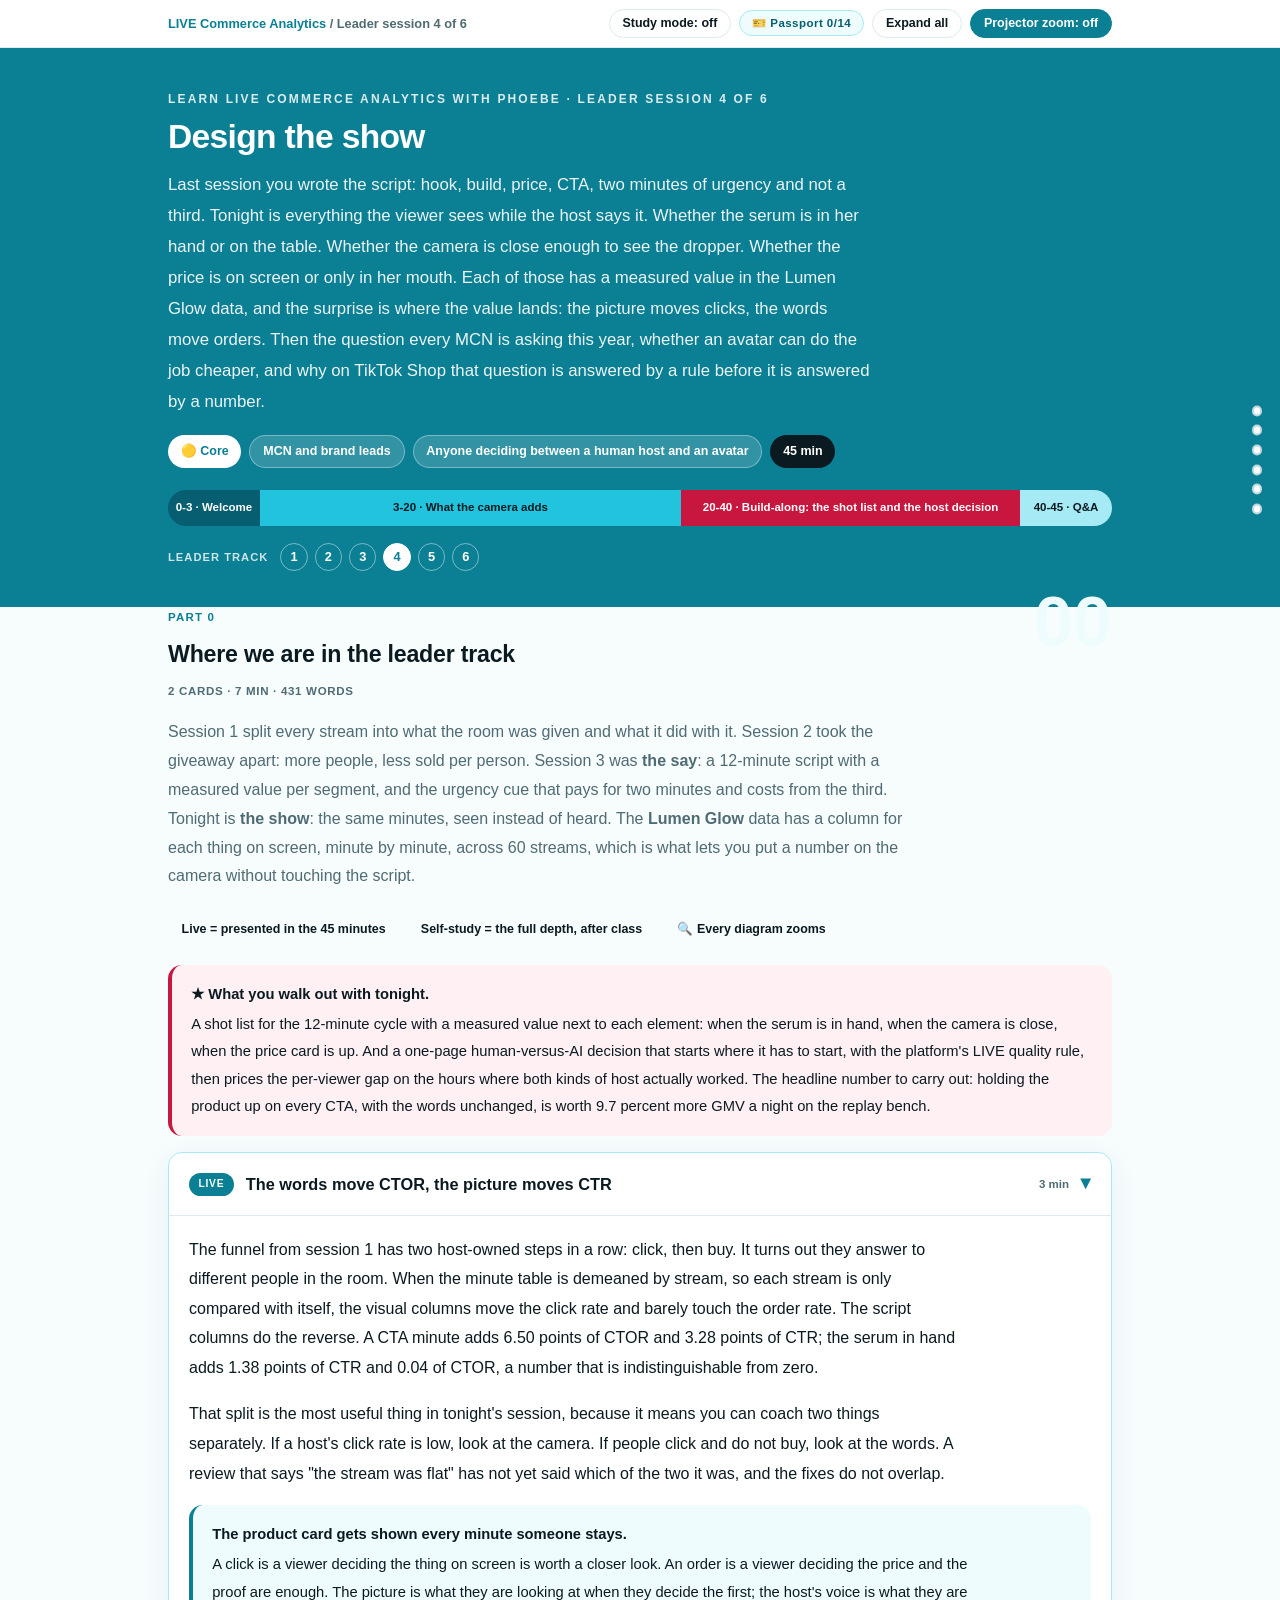
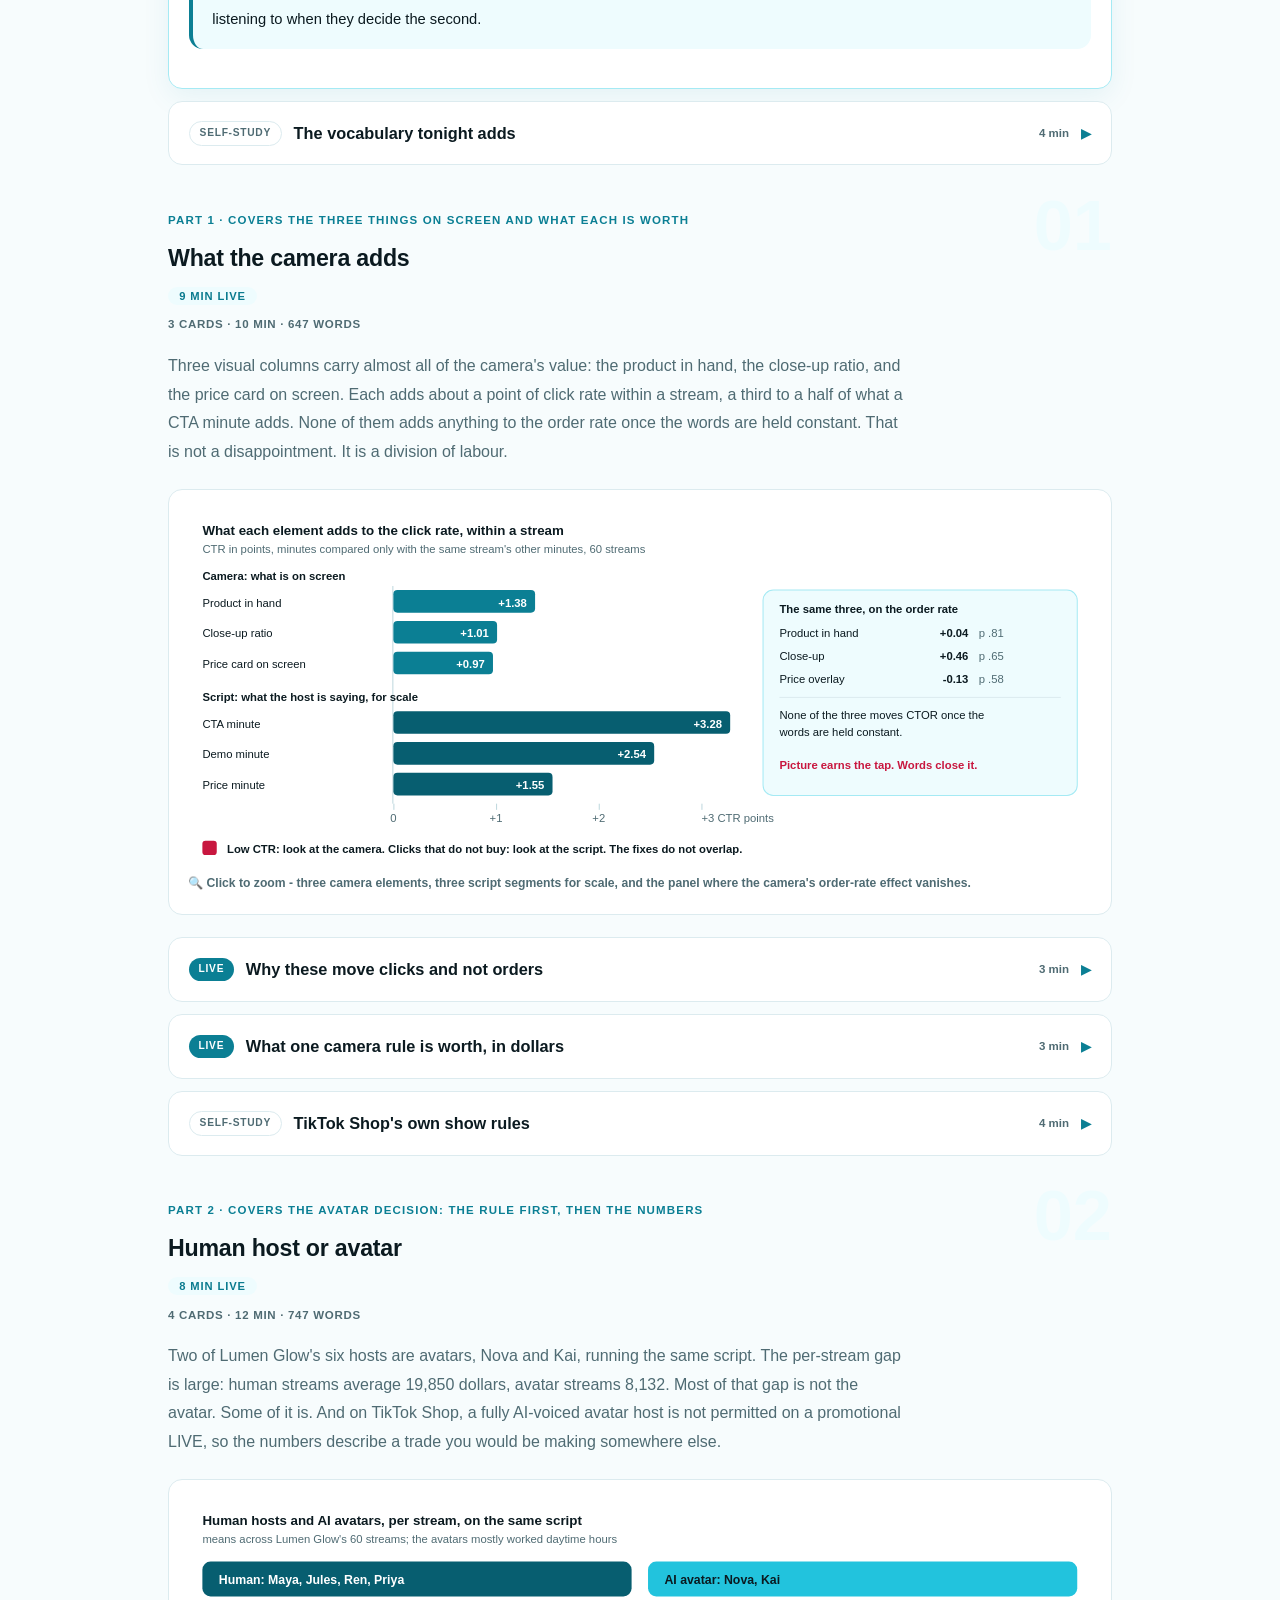
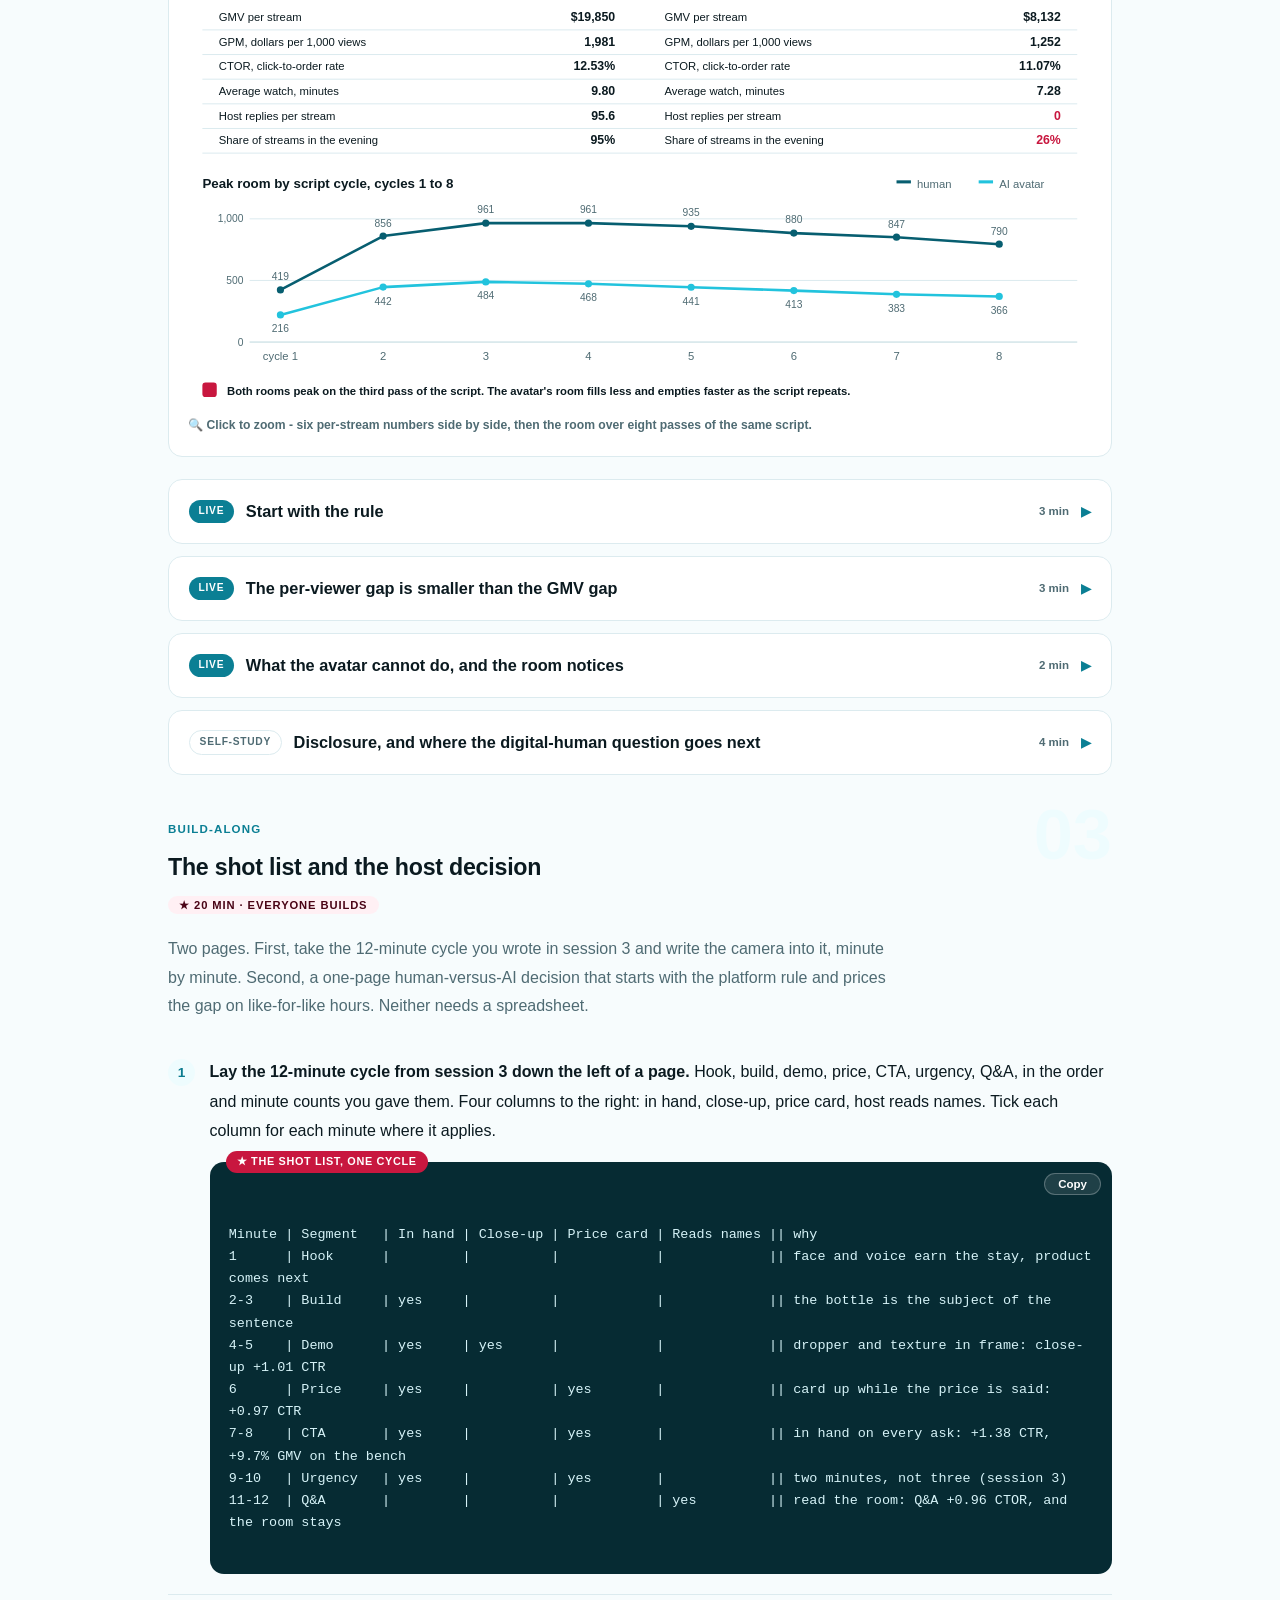
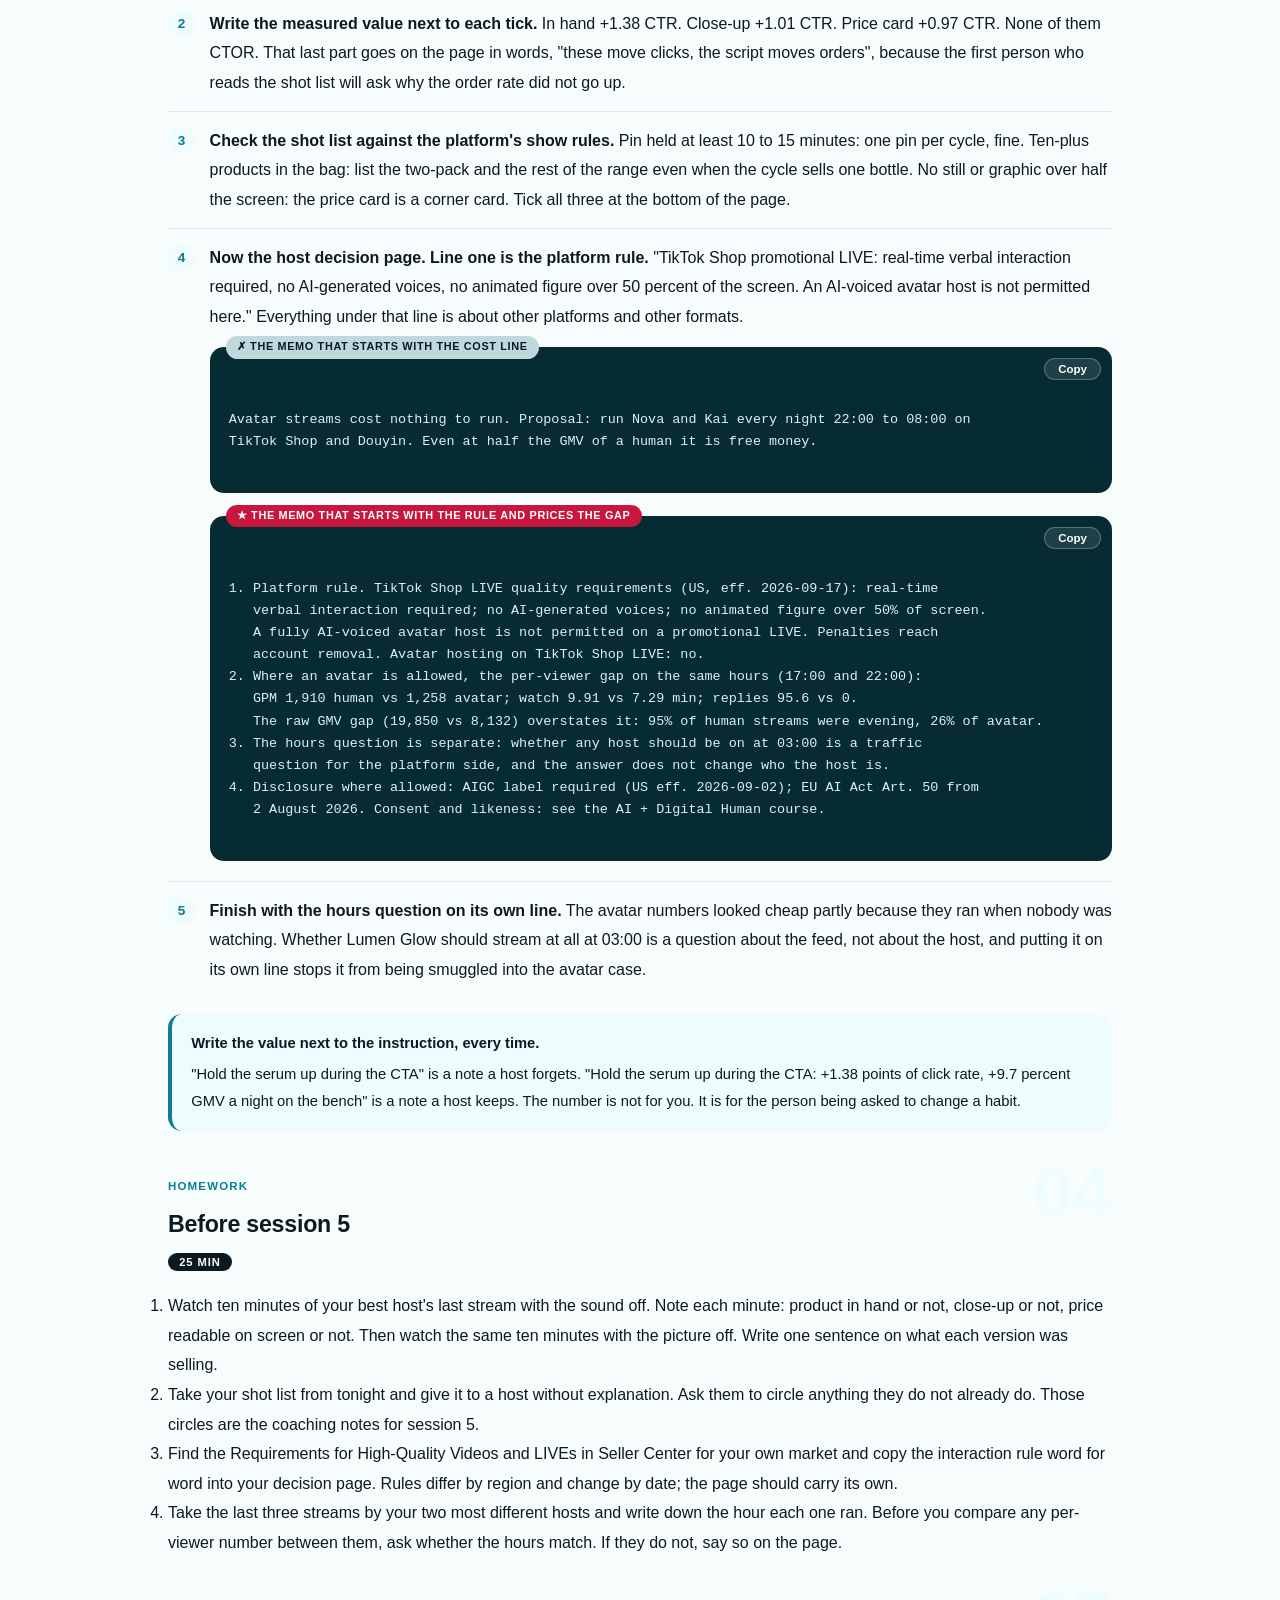
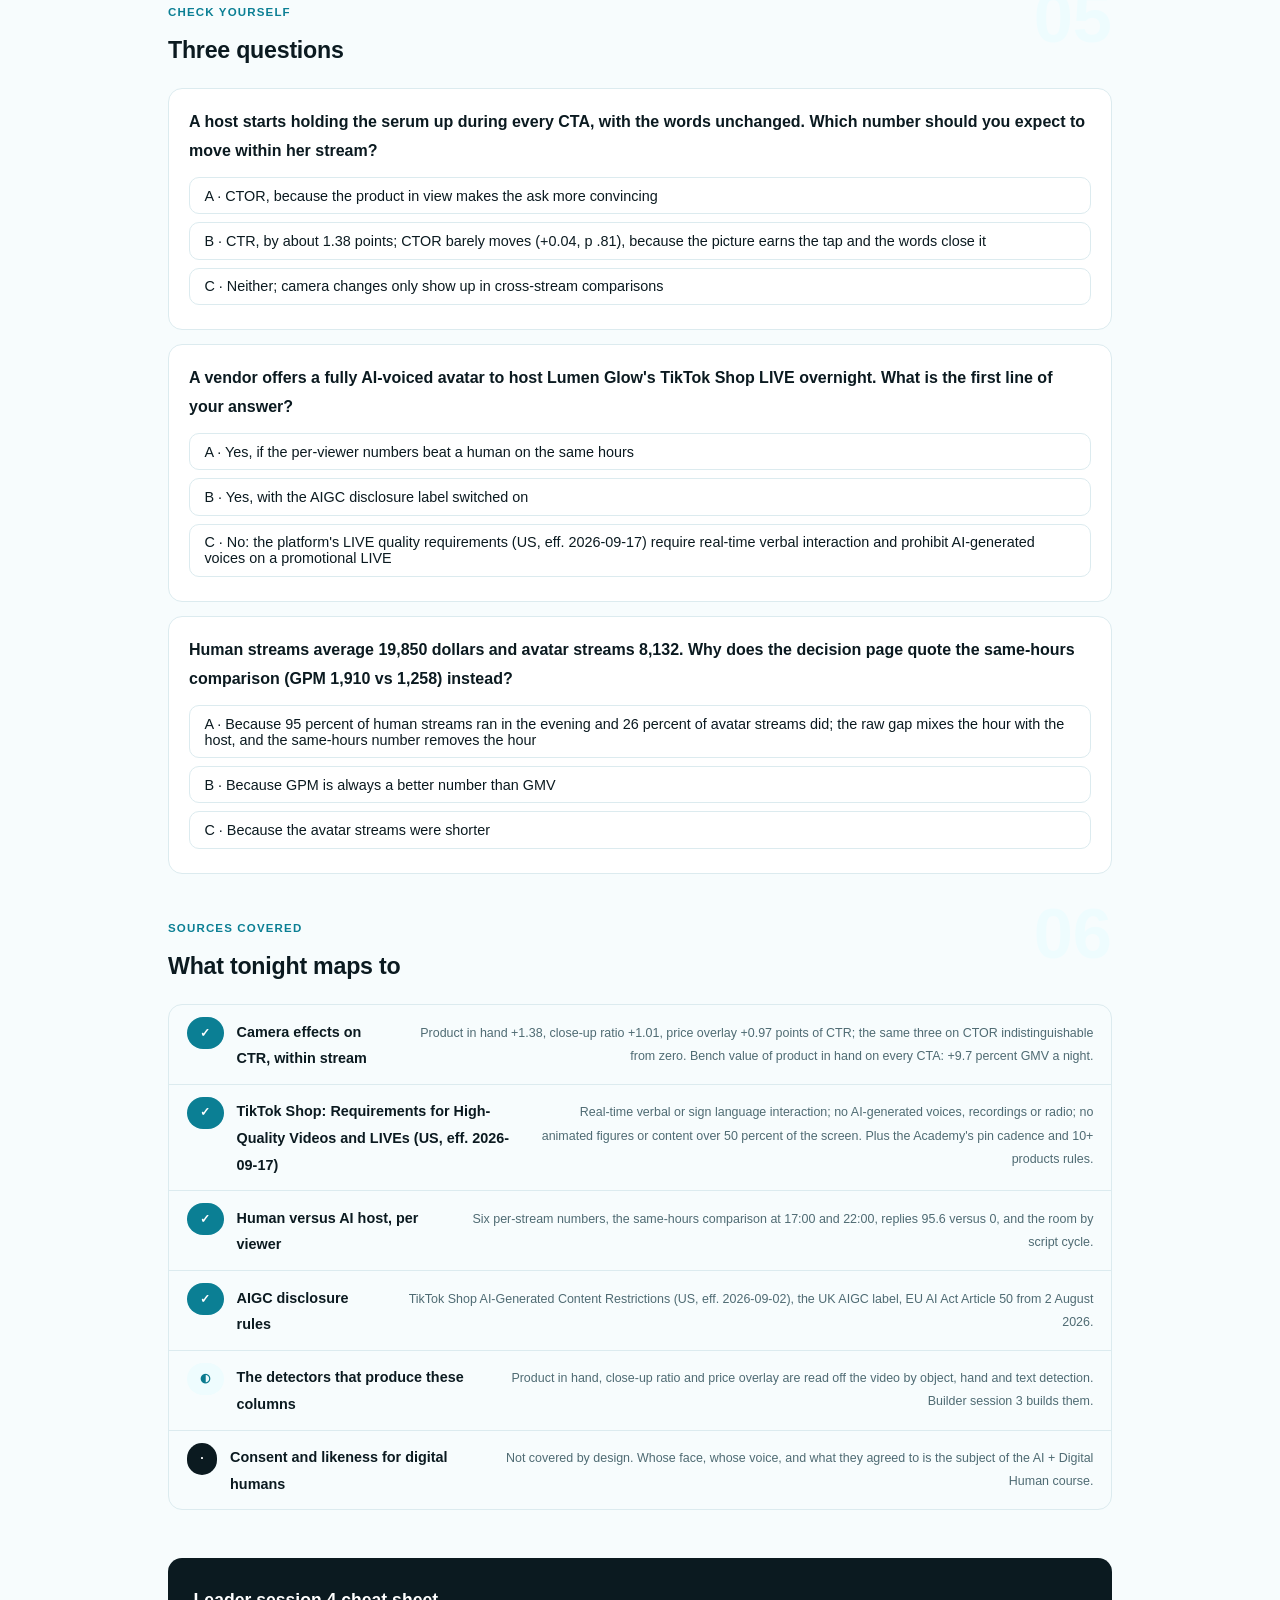
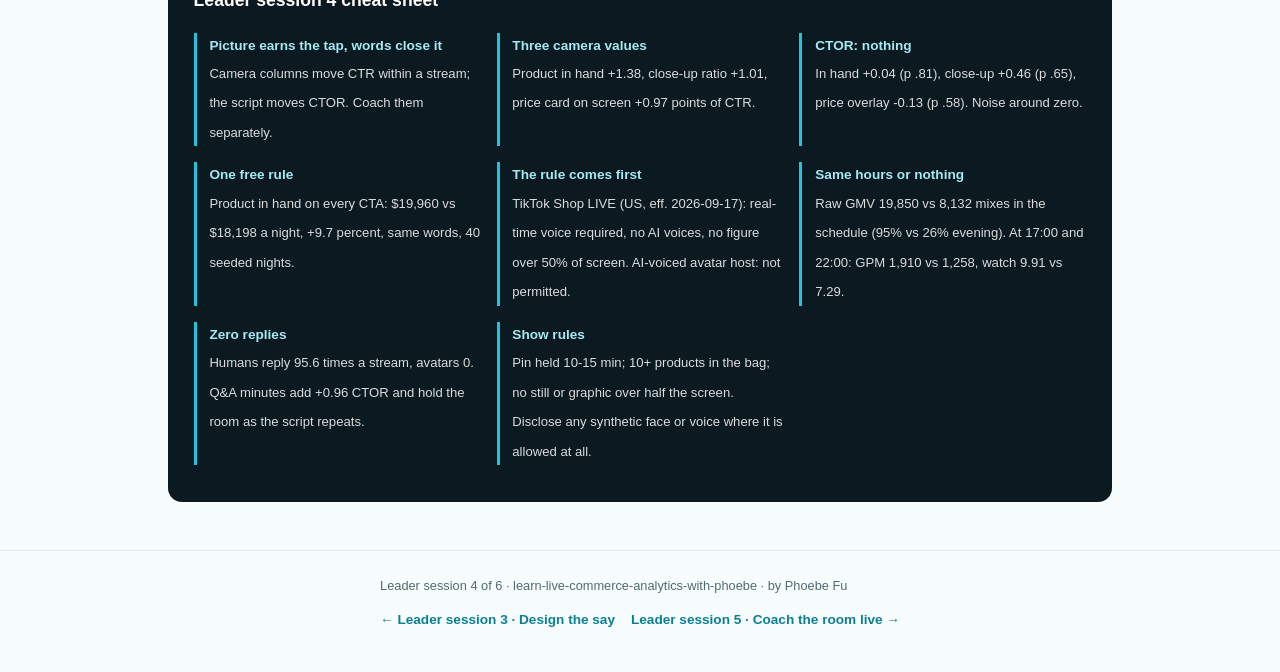
<file: courses/a4-design-the-show.html>
<!DOCTYPE html>
<html lang="en">
<head>
<meta charset="UTF-8">
<meta name="viewport" content="width=device-width, initial-scale=1.0">
<!-- social:start -->
<meta name="description" content="Leader session 4 of 6. What the camera adds on top of the words: product in hand, the close-up, the price card on screen. The split that lets you coach the picture and the script separately, and the human-versus-avatar decision that has to start with the platform rule.">
<meta property="og:type" content="article">
<meta property="og:site_name" content="Learn with Phoebe">
<meta property="og:title" content="Design the show - learn live commerce analytics with phoebe">
<meta property="og:description" content="Leader session 4 of 6. The words move the order rate, the picture moves the click rate. Hold the serum up on every CTA and the same script pays 9.7 percent more a night.">
<meta property="og:url" content="https://phoebefu6.github.io/learn-live-commerce-analytics-with-phoebe/courses/a4-design-the-show.html">
<meta property="og:image" content="https://phoebefu6.github.io/learn-live-commerce-analytics-with-phoebe/assets/og-cover.png">
<meta property="og:image:width" content="1200">
<meta property="og:image:height" content="630">
<meta name="twitter:card" content="summary_large_image">
<meta name="twitter:title" content="Design the show - learn live commerce analytics with phoebe">
<meta name="twitter:description" content="The picture earns the tap, the words close it. And an AI-voiced avatar cannot host a TikTok Shop promotional LIVE at all.">
<meta name="twitter:image" content="https://phoebefu6.github.io/learn-live-commerce-analytics-with-phoebe/assets/og-cover.png">
<!-- social:end -->
<title>Leader session 4 · Design the show - learn live commerce analytics with phoebe</title>
<link rel="stylesheet" href="../assets/style.css?v=7">
</head>
<body>

<div class="toolbar">
  <div class="wrap">
    <span class="crumb"><a href="../index.html">LIVE Commerce Analytics</a> / Leader session 4 of 6</span>
    <button class="btn" id="toggle-all" type="button">Expand all</button>
    <button class="btn primary" id="zoom-toggle" type="button">Projector zoom: off</button>
  </div>
</div>

<header class="masthead">
  <div class="wrap">
    <div class="eyebrow">Learn LIVE Commerce Analytics with Phoebe · Leader session 4 of 6</div>
    <h1>Design the <span class="accent">show</span></h1>
    <p class="sub">Last session you wrote the script: hook, build, price, CTA, two minutes of urgency and not a third. Tonight is everything the viewer sees while the host says it. Whether the serum is in her hand or on the table. Whether the camera is close enough to see the dropper. Whether the price is on screen or only in her mouth. Each of those has a measured value in the Lumen Glow data, and the surprise is where the value lands: the picture moves clicks, the words move orders. Then the question every MCN is asking this year, whether an avatar can do the job cheaper, and why on TikTok Shop that question is answered by a rule before it is answered by a number.</p>
    <div class="chip-row">
      <span class="chip level">🟡 Core</span>
      <span class="chip audience">MCN and brand leads</span>
      <span class="chip audience">Anyone deciding between a human host and an avatar</span>
      <span class="chip time">45 min</span>
    </div>
    <div class="agenda">
      <span class="a1" style="flex:1">0-3 · Welcome</span>
      <span class="a2" style="flex:5">3-20 · What the camera adds</span>
      <span class="a3" style="flex:4">20-40 · Build-along: the shot list and the host decision</span>
      <span class="a4" style="flex:1">40-45 · Q&amp;A</span>
    </div>
  </div>
</header>

<main class="wrap">

  <!-- ============ INTRO ============ -->
  <section class="section" id="intro">
    <div class="section-kicker">
      <span class="klabel">Part 0</span>
      <h2>Where we are in the leader track</h2>
    </div>
    <p class="lede">Session 1 split every stream into what the room was given and what it did with it. Session 2 took the giveaway apart: more people, less sold per person. Session 3 was <strong>the say</strong>: a 12-minute script with a measured value per segment, and the urgency cue that pays for two minutes and costs from the third. Tonight is <strong>the show</strong>: the same minutes, seen instead of heard. The <strong>Lumen Glow</strong> data has a column for each thing on screen, minute by minute, across 60 streams, which is what lets you put a number on the camera without touching the script.</p>

    <div class="legend">
      <span class="pill">Live = presented in the 45 minutes</span>
      <span class="pill">Self-study = the full depth, after class</span>
      <span class="pill">🔍 Every diagram zooms</span>
    </div>

    <div class="callout win">
      <p><strong>★ What you walk out with tonight.</strong> A shot list for the 12-minute cycle with a measured value next to each element: when the serum is in hand, when the camera is close, when the price card is up. And a one-page human-versus-AI decision that starts where it has to start, with the platform's LIVE quality rule, then prices the per-viewer gap on the hours where both kinds of host actually worked. The headline number to carry out: holding the product up on every CTA, with the words unchanged, is worth 9.7 percent more GMV a night on the replay bench.</p>
    </div>

    <details class="card" open>
      <summary><span class="mode live">Live</span>The words move CTOR, the picture moves CTR<span class="mini">3 min</span><span class="caret">▶</span></summary>
      <div class="body">
        <p>The funnel from session 1 has two host-owned steps in a row: click, then buy. It turns out they answer to different people in the room. When the minute table is demeaned by stream, so each stream is only compared with itself, the visual columns move the click rate and barely touch the order rate. The script columns do the reverse. A CTA minute adds 6.50 points of CTOR and 3.28 points of CTR; the serum in hand adds 1.38 points of CTR and 0.04 of CTOR, a number that is indistinguishable from zero.</p>
        <p>That split is the most useful thing in tonight's session, because it means you can coach two things separately. If a host's click rate is low, look at the camera. If people click and do not buy, look at the words. A review that says "the stream was flat" has not yet said which of the two it was, and the fixes do not overlap.</p>
        <div class="callout tip">
          <p><strong>The product card gets shown every minute someone stays.</strong> A click is a viewer deciding the thing on screen is worth a closer look. An order is a viewer deciding the price and the proof are enough. The picture is what they are looking at when they decide the first; the host's voice is what they are listening to when they decide the second.</p>
        </div>
      </div>
    </details>

    <details class="card">
      <summary><span class="mode self">Self-study</span>The vocabulary tonight adds<span class="mini">4 min</span><span class="caret">▶</span></summary>
      <div class="body">
        <ul>
          <li><strong>Product in hand</strong> - the minute has the serum visibly held, not sitting on the table. The builder track's detector reads a hand landmark and a bottle in the same frame.</li>
          <li><strong>Close-up ratio</strong> - how much of the minute the product fills a large share of the frame. A number between 0 and 1; a dropper you can see the drop on is a close-up.</li>
          <li><strong>Price overlay</strong> - a price card on screen. Detected by reading the text in the frame (OCR), so it is the price the viewer can read, not the price the host said.</li>
          <li><strong>Scene cuts</strong> - how often the picture changes: camera moves, graphics in and out, the host walking off. Too few is a still; too many is noise.</li>
          <li><strong>Host on camera</strong> - a human face is in the frame. The minute the host steps away to fetch stock is a minute without one.</li>
          <li><strong>Avatar</strong> - a generated presenter, face and voice, driven by a script. Nova and Kai in the Lumen Glow data. Called a digital human in the platform's policy pages.</li>
          <li><strong>Real-time interaction</strong> - the host hearing the room and replying now: reading a name, answering a question, adjusting the pitch. The platform's LIVE quality rule is written around this phrase.</li>
        </ul>
      </div>
    </details>
  </section>

  <!-- ============ PART 1 ============ -->
  <section class="section" id="part-1">
    <div class="section-kicker">
      <span class="klabel">Part 1 · covers the three things on screen and what each is worth</span>
      <h2>What the camera adds</h2>
      <span class="tag concept">9 min live</span>
    </div>
    <p class="lede">Three visual columns carry almost all of the camera's value: the product in hand, the close-up ratio, and the price card on screen. Each adds about a point of click rate within a stream, a third to a half of what a CTA minute adds. None of them adds anything to the order rate once the words are held constant. That is not a disappointment. It is a division of labour.</p>

    <figure class="zoomable">
      <svg viewBox="0 0 880 344" xmlns="http://www.w3.org/2000/svg" role="img" aria-label="Within-stream CTR effects in percentage points. Camera elements: product in hand plus 1.38, close-up ratio plus 1.01, price card on screen plus 0.97. Script segments for scale: CTA plus 3.28, demo plus 2.54, price plus 1.55. A side panel shows the same three camera elements on CTOR: plus 0.04 with p .81, plus 0.46 with p .65, minus 0.13 with p .58, none distinguishable from zero.">
        <style>
          .a4aHd { font: 800 13px Inter, sans-serif; fill: #0B1A20; }
          .a4aB { font: 400 11px Inter, sans-serif; fill: #0B1A20; }
          .a4aL { font: 700 11px Inter, sans-serif; fill: #0B1A20; }
          .a4aM { font: 400 11px Inter, sans-serif; fill: #4F6B73; }
          .a4aV { font: 800 11px Inter, sans-serif; fill: #fff; }
          .a4aN { font: 700 11px Inter, sans-serif; fill: #0B1A20; }
          .a4aR { font: 700 11px Inter, sans-serif; fill: #C8173F; }
        </style>
        <text class="a4aHd" x="14" y="24">What each element adds to the click rate, within a stream</text>
        <text class="a4aM" x="14" y="42">CTR in points, minutes compared only with the same stream's other minutes, 60 streams</text>

        <rect x="199" y="74" width="1" height="212" fill="#BFD8DE"></rect>

        <text class="a4aL" x="14" y="68">Camera: what is on screen</text>
        <text class="a4aB" x="14" y="94">Product in hand</text>
        <rect x="200" y="78" width="138" height="22" rx="4" fill="#0B7F94"></rect>
        <text class="a4aV" x="330" y="94" text-anchor="end">+1.38</text>
        <text class="a4aB" x="14" y="124">Close-up ratio</text>
        <rect x="200" y="108" width="101" height="22" rx="4" fill="#0B7F94"></rect>
        <text class="a4aV" x="293" y="124" text-anchor="end">+1.01</text>
        <text class="a4aB" x="14" y="154">Price card on screen</text>
        <rect x="200" y="138" width="97" height="22" rx="4" fill="#0B7F94"></rect>
        <text class="a4aV" x="289" y="154" text-anchor="end">+0.97</text>

        <text class="a4aL" x="14" y="186">Script: what the host is saying, for scale</text>
        <text class="a4aB" x="14" y="212">CTA minute</text>
        <rect x="200" y="196" width="328" height="22" rx="4" fill="#075E70"></rect>
        <text class="a4aV" x="520" y="212" text-anchor="end">+3.28</text>
        <text class="a4aB" x="14" y="242">Demo minute</text>
        <rect x="200" y="226" width="254" height="22" rx="4" fill="#075E70"></rect>
        <text class="a4aV" x="446" y="242" text-anchor="end">+2.54</text>
        <text class="a4aB" x="14" y="272">Price minute</text>
        <rect x="200" y="256" width="155" height="22" rx="4" fill="#075E70"></rect>
        <text class="a4aV" x="347" y="272" text-anchor="end">+1.55</text>

        <rect x="200" y="286" width="1" height="6" fill="#BFD8DE"></rect>
        <rect x="300" y="286" width="1" height="6" fill="#BFD8DE"></rect>
        <rect x="400" y="286" width="1" height="6" fill="#BFD8DE"></rect>
        <rect x="500" y="286" width="1" height="6" fill="#BFD8DE"></rect>
        <text class="a4aM" x="200" y="304" text-anchor="middle">0</text>
        <text class="a4aM" x="300" y="304" text-anchor="middle">+1</text>
        <text class="a4aM" x="400" y="304" text-anchor="middle">+2</text>
        <text class="a4aM" x="500" y="304">+3 CTR points</text>

        <rect x="560" y="78" width="306" height="200" rx="10" fill="#EEFCFE" stroke="#A5EAF4"></rect>
        <text class="a4aL" x="576" y="100">The same three, on the order rate</text>
        <text class="a4aB" x="576" y="124">Product in hand</text>
        <text class="a4aN" x="760" y="124" text-anchor="end">+0.04</text>
        <text class="a4aM" x="770" y="124">p .81</text>
        <text class="a4aB" x="576" y="146">Close-up</text>
        <text class="a4aN" x="760" y="146" text-anchor="end">+0.46</text>
        <text class="a4aM" x="770" y="146">p .65</text>
        <text class="a4aB" x="576" y="168">Price overlay</text>
        <text class="a4aN" x="760" y="168" text-anchor="end">-0.13</text>
        <text class="a4aM" x="770" y="168">p .58</text>
        <rect x="576" y="182" width="274" height="1" fill="#DCEBEF"></rect>
        <text class="a4aB" x="576" y="204">None of the three moves CTOR once the</text>
        <text class="a4aB" x="576" y="220">words are held constant.</text>
        <text class="a4aR" x="576" y="252">Picture earns the tap. Words close it.</text>

        <rect x="14" y="322" width="14" height="14" rx="3" fill="#C8173F"></rect>
        <text class="a4aN" x="38" y="334">Low CTR: look at the camera. Clicks that do not buy: look at the script. The fixes do not overlap.</text>
      </svg>
      <figcaption>🔍 Click to zoom - three camera elements, three script segments for scale, and the panel where the camera's order-rate effect vanishes.</figcaption>
    </figure>

    <details class="card">
      <summary><span class="mode live">Live</span>Why these move clicks and not orders<span class="mini">3 min</span><span class="caret">▶</span></summary>
      <div class="body">
        <p>Run the same within-stream comparison on the order rate and the camera columns go quiet. Product in hand: +0.04 points of CTOR, p .81. Close-up: +0.46, p .65. Price overlay: -0.13, p .58. A p-value that high means the data cannot tell the effect from nothing; the sign is noise. The camera earned the tap and then handed the viewer to the words.</p>
        <p>This is worth holding onto when a vendor shows you a slide saying "close-ups lift conversion 30 percent". Across a stream, yes, a stream with more close-ups may well convert better, because a host who shoots close-ups is also a host who does other things well. Within a stream, minute against minute, the close-up moves the click and the pitch moves the order. The cross-stream number is a description of good hosts. The within-stream number is an instruction you can give one.</p>
        <table class="clean">
          <thead>
            <tr><th>Element</th><th>CTR effect (points)</th><th>CTOR effect (points)</th><th>What to coach</th></tr>
          </thead>
          <tbody>
            <tr><td>Product in hand</td><td>+1.38</td><td>+0.04, p .81</td><td>Pick it up before every ask, every time</td></tr>
            <tr><td>Close-up ratio</td><td>+1.01</td><td>+0.46, p .65</td><td>Dropper and texture in frame during demo minutes</td></tr>
            <tr><td>Price card on screen</td><td>+0.97</td><td>-0.13, p .58</td><td>Card up when the price is said, down when it is not</td></tr>
            <tr><td>CTA minute (script)</td><td>+3.28</td><td>+6.50</td><td>Session 3: where the ask sits in the cycle</td></tr>
          </tbody>
        </table>
      </div>
    </details>

    <details class="card">
      <summary><span class="mode live">Live</span>What one camera rule is worth, in dollars<span class="mini">3 min</span><span class="caret">▶</span></summary>
      <div class="body">
        <p>A point of click rate is hard to feel. Dollars are easier. The replay bench in session 5 takes tonight's stream, Jules on a Friday at 20:00, and replays it 40 times with different seeds under a policy, then averages. The host's own plan averages 18,198 dollars a night. Add one rule, <strong>product in hand on every CTA</strong>, with the words unchanged, and the same 40 nights average 19,960 dollars: +9.7 percent.</p>
        <p>That is a rule with no cost. No new script, no extra minutes, no tool to buy. It is a habit: the serum goes into the hand before the ask leaves the mouth. The bench prices it because the click rate on CTA minutes rises and the CTA minute's own order rate then acts on more clicks. Camera plus script, in that order.</p>
        <div class="callout example">
          <span class="ex-pill">Real world</span>
          <p>A Lumen Glow host, four streams into her run, had the script down: CTA on the right minute, urgency held to two. Her click rate on CTA minutes still trailed the other humans. The recording showed why. During every ask she set the serum down to gesture with both hands. The words were right and the product was out of frame. The fix was one sentence, pick it up before you ask, and it needed no rehearsal.</p>
        </div>
      </div>
    </details>

    <details class="card">
      <summary><span class="mode self">Self-study</span>TikTok Shop's own show rules<span class="mini">4 min</span><span class="caret">▶</span></summary>
      <div class="body">
        <p>The platform publishes a shape for a good LIVE in its Academy pages, and the data agrees with it more often than not. Three rules worth knowing before you write a shot list.</p>
        <ul>
          <li><strong>Do not switch the pinned product faster than every 10 to 15 minutes</strong> in a two-hour LIVE. The pin is the card viewers tap; a card that changes under them resets the click. The 12-minute cycle from session 3 fits inside this by design.</li>
          <li><strong>Ten or more products in the bag.</strong> The Academy's line is that LIVEs with 10+ items see 2x higher shopping bag clicks. Lumen Glow sells one hero serum, so this is where the two-pack bundle and the rest of the range earn their place in the bag even when the pitch is about one bottle.</li>
          <li><strong>No stills or slideshows covering more than 50 percent of the screen.</strong> This sits in the Requirements for High-Quality Videos and LIVEs, effective 2026-09-17 in the US. A full-screen price card breaks it; a card in a corner does not. It also matters for Part 2.</li>
        </ul>
        <p>The tools the platform offers for the show, LIVE Flash Sale with a countdown, LIVE Coupon, Creator Exclusive Price, put a graphic on screen with a real end time attached. A countdown that the platform draws is one that the platform can also check. Session 6 comes back to why that matters.</p>
      </div>
    </details>
  </section>

  <!-- ============ PART 2 ============ -->
  <section class="section" id="part-2">
    <div class="section-kicker">
      <span class="klabel">Part 2 · covers the avatar decision: the rule first, then the numbers</span>
      <h2>Human host or avatar</h2>
      <span class="tag concept">8 min live</span>
    </div>
    <p class="lede">Two of Lumen Glow's six hosts are avatars, Nova and Kai, running the same script. The per-stream gap is large: human streams average 19,850 dollars, avatar streams 8,132. Most of that gap is not the avatar. Some of it is. And on TikTok Shop, a fully AI-voiced avatar host is not permitted on a promotional LIVE, so the numbers describe a trade you would be making somewhere else.</p>

    <figure class="zoomable">
      <svg viewBox="0 0 880 492" xmlns="http://www.w3.org/2000/svg" role="img" aria-label="Human hosts versus AI avatars per stream: GMV 19,850 versus 8,132; GPM 1,981 versus 1,252; CTOR 12.53 versus 11.07 percent; average watch 9.80 versus 7.28 minutes; host replies 95.6 versus 0; evening share 95 versus 26 percent. Below, a line chart of peak room by script cycle one to eight: human 419, 856, 961, 961, 935, 880, 847, 790; AI 216, 442, 484, 468, 441, 413, 383, 366. Both rooms peak at cycle three and fade; the AI room from a lower peak.">
        <style>
          .a4bHd { font: 800 13px Inter, sans-serif; fill: #0B1A20; }
          .a4bT { font: 800 12px Inter, sans-serif; fill: #fff; }
          .a4bTi { font: 800 12px Inter, sans-serif; fill: #0B1A20; }
          .a4bB { font: 400 11px Inter, sans-serif; fill: #0B1A20; }
          .a4bM { font: 400 11px Inter, sans-serif; fill: #4F6B73; }
          .a4bV { font: 800 12px Inter, sans-serif; fill: #0B1A20; }
          .a4bN { font: 700 11px Inter, sans-serif; fill: #0B1A20; }
          .a4bS { font: 400 10px Inter, sans-serif; fill: #4F6B73; }
        </style>
        <text class="a4bHd" x="14" y="24">Human hosts and AI avatars, per stream, on the same script</text>
        <text class="a4bM" x="14" y="42">means across Lumen Glow's 60 streams; the avatars mostly worked daytime hours</text>

        <rect x="14" y="60" width="418" height="34" rx="8" fill="#075E70"></rect>
        <text class="a4bT" x="30" y="82">Human: Maya, Jules, Ren, Priya</text>
        <rect x="448" y="60" width="418" height="34" rx="8" fill="#22C3DD"></rect>
        <text class="a4bTi" x="464" y="82">AI avatar: Nova, Kai</text>

        <text class="a4bB" x="30" y="118">GMV per stream</text>
        <text class="a4bV" x="416" y="118" text-anchor="end">$19,850</text>
        <text class="a4bB" x="464" y="118">GMV per stream</text>
        <text class="a4bV" x="850" y="118" text-anchor="end">$8,132</text>
        <rect x="14" y="126" width="852" height="1" fill="#DCEBEF"></rect>

        <text class="a4bB" x="30" y="142">GPM, dollars per 1,000 views</text>
        <text class="a4bV" x="416" y="142" text-anchor="end">1,981</text>
        <text class="a4bB" x="464" y="142">GPM, dollars per 1,000 views</text>
        <text class="a4bV" x="850" y="142" text-anchor="end">1,252</text>
        <rect x="14" y="150" width="852" height="1" fill="#DCEBEF"></rect>

        <text class="a4bB" x="30" y="166">CTOR, click-to-order rate</text>
        <text class="a4bV" x="416" y="166" text-anchor="end">12.53%</text>
        <text class="a4bB" x="464" y="166">CTOR, click-to-order rate</text>
        <text class="a4bV" x="850" y="166" text-anchor="end">11.07%</text>
        <rect x="14" y="174" width="852" height="1" fill="#DCEBEF"></rect>

        <text class="a4bB" x="30" y="190">Average watch, minutes</text>
        <text class="a4bV" x="416" y="190" text-anchor="end">9.80</text>
        <text class="a4bB" x="464" y="190">Average watch, minutes</text>
        <text class="a4bV" x="850" y="190" text-anchor="end">7.28</text>
        <rect x="14" y="198" width="852" height="1" fill="#DCEBEF"></rect>

        <text class="a4bB" x="30" y="214">Host replies per stream</text>
        <text class="a4bV" x="416" y="214" text-anchor="end">95.6</text>
        <text class="a4bB" x="464" y="214">Host replies per stream</text>
        <text class="a4bV" x="850" y="214" text-anchor="end" style="fill:#C8173F">0</text>
        <rect x="14" y="222" width="852" height="1" fill="#DCEBEF"></rect>

        <text class="a4bB" x="30" y="238">Share of streams in the evening</text>
        <text class="a4bV" x="416" y="238" text-anchor="end">95%</text>
        <text class="a4bB" x="464" y="238">Share of streams in the evening</text>
        <text class="a4bV" x="850" y="238" text-anchor="end" style="fill:#C8173F">26%</text>
        <rect x="14" y="246" width="852" height="1" fill="#DCEBEF"></rect>

        <text class="a4bHd" x="14" y="280">Peak room by script cycle, cycles 1 to 8</text>
        <rect x="690" y="273" width="14" height="3" fill="#075E70"></rect>
        <text class="a4bM" x="710" y="280">human</text>
        <rect x="770" y="273" width="14" height="3" fill="#22C3DD"></rect>
        <text class="a4bM" x="790" y="280">AI avatar</text>

        <rect x="60" y="310" width="806" height="1" fill="#DCEBEF"></rect>
        <rect x="60" y="370" width="806" height="1" fill="#DCEBEF"></rect>
        <rect x="60" y="430" width="806" height="1" fill="#BFD8DE"></rect>
        <text class="a4bS" x="54" y="314" text-anchor="end">1,000</text>
        <text class="a4bS" x="54" y="374" text-anchor="end">500</text>
        <text class="a4bS" x="54" y="434" text-anchor="end">0</text>

        <polyline points="90,379.7 190,327.3 290,314.7 390,314.7 490,317.8 590,324.4 690,328.4 790,335.2" fill="none" stroke="#075E70" stroke-width="2.5" stroke-linejoin="round"></polyline>
        <polyline points="90,404.1 190,377 290,371.9 390,373.8 490,377.1 590,380.4 690,384 790,386.1" fill="none" stroke="#22C3DD" stroke-width="2.5" stroke-linejoin="round"></polyline>

        <circle cx="90" cy="379.7" r="3.5" fill="#075E70"></circle>
        <circle cx="190" cy="327.3" r="3.5" fill="#075E70"></circle>
        <circle cx="290" cy="314.7" r="3.5" fill="#075E70"></circle>
        <circle cx="390" cy="314.7" r="3.5" fill="#075E70"></circle>
        <circle cx="490" cy="317.8" r="3.5" fill="#075E70"></circle>
        <circle cx="590" cy="324.4" r="3.5" fill="#075E70"></circle>
        <circle cx="690" cy="328.4" r="3.5" fill="#075E70"></circle>
        <circle cx="790" cy="335.2" r="3.5" fill="#075E70"></circle>
        <text class="a4bS" x="90" y="370" text-anchor="middle">419</text>
        <text class="a4bS" x="190" y="318" text-anchor="middle">856</text>
        <text class="a4bS" x="290" y="305" text-anchor="middle">961</text>
        <text class="a4bS" x="390" y="305" text-anchor="middle">961</text>
        <text class="a4bS" x="490" y="308" text-anchor="middle">935</text>
        <text class="a4bS" x="590" y="315" text-anchor="middle">880</text>
        <text class="a4bS" x="690" y="319" text-anchor="middle">847</text>
        <text class="a4bS" x="790" y="326" text-anchor="middle">790</text>

        <circle cx="90" cy="404.1" r="3.5" fill="#22C3DD"></circle>
        <circle cx="190" cy="377" r="3.5" fill="#22C3DD"></circle>
        <circle cx="290" cy="371.9" r="3.5" fill="#22C3DD"></circle>
        <circle cx="390" cy="373.8" r="3.5" fill="#22C3DD"></circle>
        <circle cx="490" cy="377.1" r="3.5" fill="#22C3DD"></circle>
        <circle cx="590" cy="380.4" r="3.5" fill="#22C3DD"></circle>
        <circle cx="690" cy="384" r="3.5" fill="#22C3DD"></circle>
        <circle cx="790" cy="386.1" r="3.5" fill="#22C3DD"></circle>
        <text class="a4bS" x="90" y="421" text-anchor="middle">216</text>
        <text class="a4bS" x="190" y="394" text-anchor="middle">442</text>
        <text class="a4bS" x="290" y="389" text-anchor="middle">484</text>
        <text class="a4bS" x="390" y="391" text-anchor="middle">468</text>
        <text class="a4bS" x="490" y="394" text-anchor="middle">441</text>
        <text class="a4bS" x="590" y="397" text-anchor="middle">413</text>
        <text class="a4bS" x="690" y="401" text-anchor="middle">383</text>
        <text class="a4bS" x="790" y="403" text-anchor="middle">366</text>

        <text class="a4bM" x="90" y="448" text-anchor="middle">cycle 1</text>
        <text class="a4bM" x="190" y="448" text-anchor="middle">2</text>
        <text class="a4bM" x="290" y="448" text-anchor="middle">3</text>
        <text class="a4bM" x="390" y="448" text-anchor="middle">4</text>
        <text class="a4bM" x="490" y="448" text-anchor="middle">5</text>
        <text class="a4bM" x="590" y="448" text-anchor="middle">6</text>
        <text class="a4bM" x="690" y="448" text-anchor="middle">7</text>
        <text class="a4bM" x="790" y="448" text-anchor="middle">8</text>

        <rect x="14" y="470" width="14" height="14" rx="3" fill="#C8173F"></rect>
        <text class="a4bN" x="38" y="482">Both rooms peak on the third pass of the script. The avatar's room fills less and empties faster as the script repeats.</text>
      </svg>
      <figcaption>🔍 Click to zoom - six per-stream numbers side by side, then the room over eight passes of the same script.</figcaption>
    </figure>

    <details class="card">
      <summary><span class="mode live">Live</span>Start with the rule<span class="mini">3 min</span><span class="caret">▶</span></summary>
      <div class="body">
        <p>Before any number, the platform. TikTok Shop's <strong>Requirements for High-Quality Videos and LIVEs</strong>, in force in the US from 2026-09-17, say three things that decide the avatar question on their own:</p>
        <ul>
          <li>"Interact with viewers through real-time verbal or sign language communication."</li>
          <li>"Do not use non-real-time verbal interaction such as AI-generated voices, audio recordings, or radio."</li>
          <li>"Do not use animated figures or content that covers more than 50% of the screen."</li>
        </ul>
        <p>Put together: a fully AI-voiced avatar host is not permitted on a TikTok Shop promotional LIVE. Not discouraged, not penalised in reach; not permitted. The consequences for a shop run from warnings to traffic limits to account removal, and a Risk label on the LIVE Diagnosis page sits above every GMV number you have. So the decision page you build tonight starts with one line, "on TikTok Shop: no", and everything after it is about the platforms and formats where the rule does not apply: an avatar on a recorded video with disclosure, a human-voiced digital presenter, or a LIVE on a marketplace with different rules.</p>
        <p>The Lumen Glow avatar streams exist in the data so you can see what the trade would be where it is allowed. Read them that way.</p>
      </div>
    </details>

    <details class="card">
      <summary><span class="mode live">Live</span>The per-viewer gap is smaller than the GMV gap<span class="mini">3 min</span><span class="caret">▶</span></summary>
      <div class="body">
        <p>Human streams out-earn avatar streams by more than two to one, 19,850 against 8,132 dollars. But 95 percent of human streams ran in the evening and only 26 percent of avatar streams did. The avatars got the daytime hours because they were cheap enough to run there. So the raw gap mixes two things: who was hosting, and when.</p>
        <p>Take only the hours where both kinds of host actually worked, 17:00 and 22:00, and compare again. GPM: humans 1,910, avatars 1,258. Watch time: 9.91 minutes against 7.29. The avatar still loses on every per-viewer number, but the gap is now a per-viewer gap and not a per-viewer gap wearing a scheduling gap on top. That is the number that belongs on the decision page, because it is the one that survives someone in finance asking "but weren't the avatars on at lunchtime?"</p>
        <table class="clean">
          <thead>
            <tr><th>Comparison</th><th>GPM human</th><th>GPM avatar</th><th>Watch human</th><th>Watch avatar</th><th>What it mixes in</th></tr>
          </thead>
          <tbody>
            <tr><td>All streams</td><td>1,981</td><td>1,252</td><td>9.80</td><td>7.28</td><td>The hour: 95% vs 26% evening</td></tr>
            <tr><td>Same hours only, 17:00 and 22:00</td><td>1,910</td><td>1,258</td><td>9.91</td><td>7.29</td><td>Host type alone, as near as the data allows</td></tr>
          </tbody>
        </table>
        <p>Session 2 made the same move with the giveaway: the per-stream number flattered the thing that changed the traffic, and the per-viewer number told the truth. The hour is a confound of its own, and the fix is the same: compare like with like before you compare at all.</p>
      </div>
    </details>

    <details class="card">
      <summary><span class="mode live">Live</span>What the avatar cannot do, and the room notices<span class="mini">2 min</span><span class="caret">▶</span></summary>
      <div class="body">
        <p>Human hosts in the Lumen Glow data reply to the room 95.6 times a stream. The avatars reply zero times, because a scripted presenter has nothing to hear with. Watch the room chart: both rooms fill on the first passes of the script and peak on the third, and both fade as the script repeats. The avatar's room fades from a lower peak, and there is nothing in the script to stop it, because the thing that holds a fading room is the host noticing it.</p>
        <p>Q&amp;A minutes, when a host reads names and answers questions, add 0.96 points of CTOR within a stream. Small next to a CTA, but they are the minutes where a viewer decides the room is live and worth staying in, and staying is what watch time measures. The avatar can say every word of the script and none of the words the room asked for.</p>
      </div>
    </details>

    <details class="card">
      <summary><span class="mode self">Self-study</span>Disclosure, and where the digital-human question goes next<span class="mini">4 min</span><span class="caret">▶</span></summary>
      <div class="body">
        <p>Where a synthetic presenter is allowed at all, it has to be labelled, and the labelling rules have hardened this year.</p>
        <ul>
          <li><strong>TikTok Shop AI-Generated Content Restrictions</strong> (US, effective 2026-09-02): synthetic faces, voices and digital humans must be disclosed, and the same policy says "Do not use AI to make a product look more powerful or effective than it really is". A generated hand applying a generated glow is a claims problem before it is a disclosure problem.</li>
          <li><strong>UK AIGC label</strong>: content marked "Disclosed by creator as AI-generated" carries that label permanently; it cannot be removed after the fact.</li>
          <li><strong>EU AI Act Article 50</strong> applies from 2 August 2026: transparency duties for AI systems interacting with people and for synthetic content, which covers a digital presenter talking to a European room.</li>
        </ul>
        <p>Consent and likeness, whose face and voice the avatar is built from and what they agreed to, is a subject of its own and belongs to the <a href="https://phoebefu6.github.io/learn-ai-digital-human-with-phoebe/">AI + Digital Human course</a>. Tonight's decision page only needs the first line and the per-viewer numbers.</p>
      </div>
    </details>
  </section>

  <!-- ============ DEMO ============ -->
  <section class="section" id="demo-1">
    <div class="section-kicker">
      <span class="klabel">Build-along</span>
      <h2>The shot list and the host decision</h2>
      <span class="tag demo">★ 20 min · everyone builds</span>
    </div>
    <p class="lede">Two pages. First, take the 12-minute cycle you wrote in session 3 and write the camera into it, minute by minute. Second, a one-page human-versus-AI decision that starts with the platform rule and prices the gap on like-for-like hours. Neither needs a spreadsheet.</p>

    <div class="steps">
      <div class="step">
        <p><strong>Lay the 12-minute cycle from session 3 down the left of a page.</strong> Hook, build, demo, price, CTA, urgency, Q&amp;A, in the order and minute counts you gave them. Four columns to the right: in hand, close-up, price card, host reads names. Tick each column for each minute where it applies.</p>
        <div class="prompt-box good">
          <span class="label">★ The shot list, one cycle</span>
Minute | Segment   | In hand | Close-up | Price card | Reads names || why
1      | Hook      |         |          |            |             || face and voice earn the stay, product comes next
2-3    | Build     | yes     |          |            |             || the bottle is the subject of the sentence
4-5    | Demo      | yes     | yes      |            |             || dropper and texture in frame: close-up +1.01 CTR
6      | Price     | yes     |          | yes        |             || card up while the price is said: +0.97 CTR
7-8    | CTA       | yes     |          | yes        |             || in hand on every ask: +1.38 CTR, +9.7% GMV on the bench
9-10   | Urgency   | yes     |          | yes        |             || two minutes, not three (session 3)
11-12  | Q&amp;A       |         |          |            | yes         || read the room: Q&amp;A +0.96 CTOR, and the room stays
        </div>
      </div>
      <div class="step">
        <p><strong>Write the measured value next to each tick.</strong> In hand +1.38 CTR. Close-up +1.01 CTR. Price card +0.97 CTR. None of them CTOR. That last part goes on the page in words, "these move clicks, the script moves orders", because the first person who reads the shot list will ask why the order rate did not go up.</p>
      </div>
      <div class="step">
        <p><strong>Check the shot list against the platform's show rules.</strong> Pin held at least 10 to 15 minutes: one pin per cycle, fine. Ten-plus products in the bag: list the two-pack and the rest of the range even when the cycle sells one bottle. No still or graphic over half the screen: the price card is a corner card. Tick all three at the bottom of the page.</p>
      </div>
      <div class="step">
        <p><strong>Now the host decision page. Line one is the platform rule.</strong> "TikTok Shop promotional LIVE: real-time verbal interaction required, no AI-generated voices, no animated figure over 50 percent of the screen. An AI-voiced avatar host is not permitted here." Everything under that line is about other platforms and other formats.</p>
        <div class="prompt-box bad">
          <span class="label">✗ The memo that starts with the cost line</span>
Avatar streams cost nothing to run. Proposal: run Nova and Kai every night 22:00 to 08:00 on
TikTok Shop and Douyin. Even at half the GMV of a human it is free money.
        </div>
        <div class="prompt-box good">
          <span class="label">★ The memo that starts with the rule and prices the gap</span>
1. Platform rule. TikTok Shop LIVE quality requirements (US, eff. 2026-09-17): real-time
   verbal interaction required; no AI-generated voices; no animated figure over 50% of screen.
   A fully AI-voiced avatar host is not permitted on a promotional LIVE. Penalties reach
   account removal. Avatar hosting on TikTok Shop LIVE: no.
2. Where an avatar is allowed, the per-viewer gap on the same hours (17:00 and 22:00):
   GPM 1,910 human vs 1,258 avatar; watch 9.91 vs 7.29 min; replies 95.6 vs 0.
   The raw GMV gap (19,850 vs 8,132) overstates it: 95% of human streams were evening, 26% of avatar.
3. The hours question is separate: whether any host should be on at 03:00 is a traffic
   question for the platform side, and the answer does not change who the host is.
4. Disclosure where allowed: AIGC label required (US eff. 2026-09-02); EU AI Act Art. 50 from
   2 August 2026. Consent and likeness: see the AI + Digital Human course.
        </div>
      </div>
      <div class="step">
        <p><strong>Finish with the hours question on its own line.</strong> The avatar numbers looked cheap partly because they ran when nobody was watching. Whether Lumen Glow should stream at all at 03:00 is a question about the feed, not about the host, and putting it on its own line stops it from being smuggled into the avatar case.</p>
      </div>
    </div>

    <div class="callout tip">
      <p><strong>Write the value next to the instruction, every time.</strong> "Hold the serum up during the CTA" is a note a host forgets. "Hold the serum up during the CTA: +1.38 points of click rate, +9.7 percent GMV a night on the bench" is a note a host keeps. The number is not for you. It is for the person being asked to change a habit.</p>
    </div>
  </section>

  <!-- ============ HOMEWORK ============ -->
  <section class="section" id="exercise">
    <div class="section-kicker">
      <span class="klabel">Homework</span>
      <h2>Before session 5</h2>
      <span class="tag exercise">25 min</span>
    </div>
    <ol>
      <li>Watch ten minutes of your best host's last stream with the sound off. Note each minute: product in hand or not, close-up or not, price readable on screen or not. Then watch the same ten minutes with the picture off. Write one sentence on what each version was selling.</li>
      <li>Take your shot list from tonight and give it to a host without explanation. Ask them to circle anything they do not already do. Those circles are the coaching notes for session 5.</li>
      <li>Find the Requirements for High-Quality Videos and LIVEs in Seller Center for your own market and copy the interaction rule word for word into your decision page. Rules differ by region and change by date; the page should carry its own.</li>
      <li>Take the last three streams by your two most different hosts and write down the hour each one ran. Before you compare any per-viewer number between them, ask whether the hours match. If they do not, say so on the page.</li>
    </ol>
  </section>

  <!-- ============ QUIZ ============ -->
  <section class="section" id="quiz">
    <div class="section-kicker">
      <span class="klabel">Check yourself</span>
      <h2>Three questions</h2>
    </div>

    <div class="quiz-q" data-answer="1">
      <p class="qtext">A host starts holding the serum up during every CTA, with the words unchanged. Which number should you expect to move within her stream?</p>
      <button class="qopt" type="button">A · CTOR, because the product in view makes the ask more convincing</button>
      <button class="qopt" type="button">B · CTR, by about 1.38 points; CTOR barely moves (+0.04, p .81), because the picture earns the tap and the words close it</button>
      <button class="qopt" type="button">C · Neither; camera changes only show up in cross-stream comparisons</button>
      <p class="qwhy">Within a stream, product in hand adds 1.38 points of click rate and an order-rate effect the data cannot tell from zero. The GMV lift on the bench, +9.7 percent, comes from more clicks reaching a CTA minute whose order rate is set by the script.</p>
    </div>

    <div class="quiz-q" data-answer="2">
      <p class="qtext">A vendor offers a fully AI-voiced avatar to host Lumen Glow's TikTok Shop LIVE overnight. What is the first line of your answer?</p>
      <button class="qopt" type="button">A · Yes, if the per-viewer numbers beat a human on the same hours</button>
      <button class="qopt" type="button">B · Yes, with the AIGC disclosure label switched on</button>
      <button class="qopt" type="button">C · No: the platform's LIVE quality requirements (US, eff. 2026-09-17) require real-time verbal interaction and prohibit AI-generated voices on a promotional LIVE</button>
      <p class="qwhy">The numbers and the disclosure come after the rule, and on TikTok Shop the rule closes the question. The avatar data describes the trade on a platform that permits it.</p>
    </div>

    <div class="quiz-q" data-answer="0">
      <p class="qtext">Human streams average 19,850 dollars and avatar streams 8,132. Why does the decision page quote the same-hours comparison (GPM 1,910 vs 1,258) instead?</p>
      <button class="qopt" type="button">A · Because 95 percent of human streams ran in the evening and 26 percent of avatar streams did; the raw gap mixes the hour with the host, and the same-hours number removes the hour</button>
      <button class="qopt" type="button">B · Because GPM is always a better number than GMV</button>
      <button class="qopt" type="button">C · Because the avatar streams were shorter</button>
      <p class="qwhy">The hour is a confound of its own. Comparing 17:00 and 22:00 streams only, the avatar still trails on every per-viewer number, and now the gap is one finance cannot explain away with the schedule.</p>
    </div>

    <p class="quiz-score"></p>
  </section>

  <!-- ============ COVERAGE ============ -->
  <section class="section" id="official">
    <div class="section-kicker">
      <span class="klabel">Sources covered</span>
      <h2>What tonight maps to</h2>
    </div>
    <div class="covered">
      <div class="covered-row">
        <span class="status pill solid">✓</span>
        <span class="name">Camera effects on CTR, within stream</span>
        <span class="note">Product in hand +1.38, close-up ratio +1.01, price overlay +0.97 points of CTR; the same three on CTOR indistinguishable from zero. Bench value of product in hand on every CTA: +9.7 percent GMV a night.</span>
      </div>
      <div class="covered-row">
        <span class="status pill solid">✓</span>
        <span class="name">TikTok Shop: Requirements for High-Quality Videos and LIVEs (US, eff. 2026-09-17)</span>
        <span class="note">Real-time verbal or sign language interaction; no AI-generated voices, recordings or radio; no animated figures or content over 50 percent of the screen. Plus the Academy's pin cadence and 10+ products rules.</span>
      </div>
      <div class="covered-row">
        <span class="status pill solid">✓</span>
        <span class="name">Human versus AI host, per viewer</span>
        <span class="note">Six per-stream numbers, the same-hours comparison at 17:00 and 22:00, replies 95.6 versus 0, and the room by script cycle.</span>
      </div>
      <div class="covered-row">
        <span class="status pill solid">✓</span>
        <span class="name">AIGC disclosure rules</span>
        <span class="note">TikTok Shop AI-Generated Content Restrictions (US, eff. 2026-09-02), the UK AIGC label, EU AI Act Article 50 from 2 August 2026.</span>
      </div>
      <div class="covered-row">
        <span class="status pill light">◐</span>
        <span class="name">The detectors that produce these columns</span>
        <span class="note">Product in hand, close-up ratio and price overlay are read off the video by object, hand and text detection. Builder session 3 builds them.</span>
      </div>
      <div class="covered-row">
        <span class="status pill inkpill">·</span>
        <span class="name">Consent and likeness for digital humans</span>
        <span class="note">Not covered by design. Whose face, whose voice, and what they agreed to is the subject of the AI + Digital Human course.</span>
      </div>
    </div>
  </section>

  <!-- ============ CHEAT SHEET ============ -->
  <section class="cheat" id="cheatsheet">
    <h3>Leader session 4 cheat sheet</h3>
    <div class="grid-2">
      <div class="cheat-item"><b>Picture earns the tap, words close it</b><span>Camera columns move CTR within a stream; the script moves CTOR. Coach them separately.</span></div>
      <div class="cheat-item"><b>Three camera values</b><span>Product in hand +1.38, close-up ratio +1.01, price card on screen +0.97 points of CTR.</span></div>
      <div class="cheat-item"><b>CTOR: nothing</b><span>In hand +0.04 (p .81), close-up +0.46 (p .65), price overlay -0.13 (p .58). Noise around zero.</span></div>
      <div class="cheat-item"><b>One free rule</b><span>Product in hand on every CTA: $19,960 vs $18,198 a night, +9.7 percent, same words, 40 seeded nights.</span></div>
      <div class="cheat-item"><b>The rule comes first</b><span>TikTok Shop LIVE (US, eff. 2026-09-17): real-time voice required, no AI voices, no figure over 50% of screen. AI-voiced avatar host: not permitted.</span></div>
      <div class="cheat-item"><b>Same hours or nothing</b><span>Raw GMV 19,850 vs 8,132 mixes in the schedule (95% vs 26% evening). At 17:00 and 22:00: GPM 1,910 vs 1,258, watch 9.91 vs 7.29.</span></div>
      <div class="cheat-item"><b>Zero replies</b><span>Humans reply 95.6 times a stream, avatars 0. Q&amp;A minutes add +0.96 CTOR and hold the room as the script repeats.</span></div>
      <div class="cheat-item"><b>Show rules</b><span>Pin held 10-15 min; 10+ products in the bag; no still or graphic over half the screen. Disclose any synthetic face or voice where it is allowed at all.</span></div>
    </div>
  </section>

</main>

<footer class="pagefoot">
  <div class="wrap">
    <p>Leader session 4 of 6 · learn-live-commerce-analytics-with-phoebe · by Phoebe Fu</p>
    <nav class="pagenav">
      <a href="a3-design-the-say.html">← Leader session 3 · Design the say</a>
      <a href="a5-coach-live.html">Leader session 5 · Coach the room live →</a>
    </nav>
  </div>
</footer>

<script src="../assets/app.js?v=1"></script>
</body>
</html>
</file>
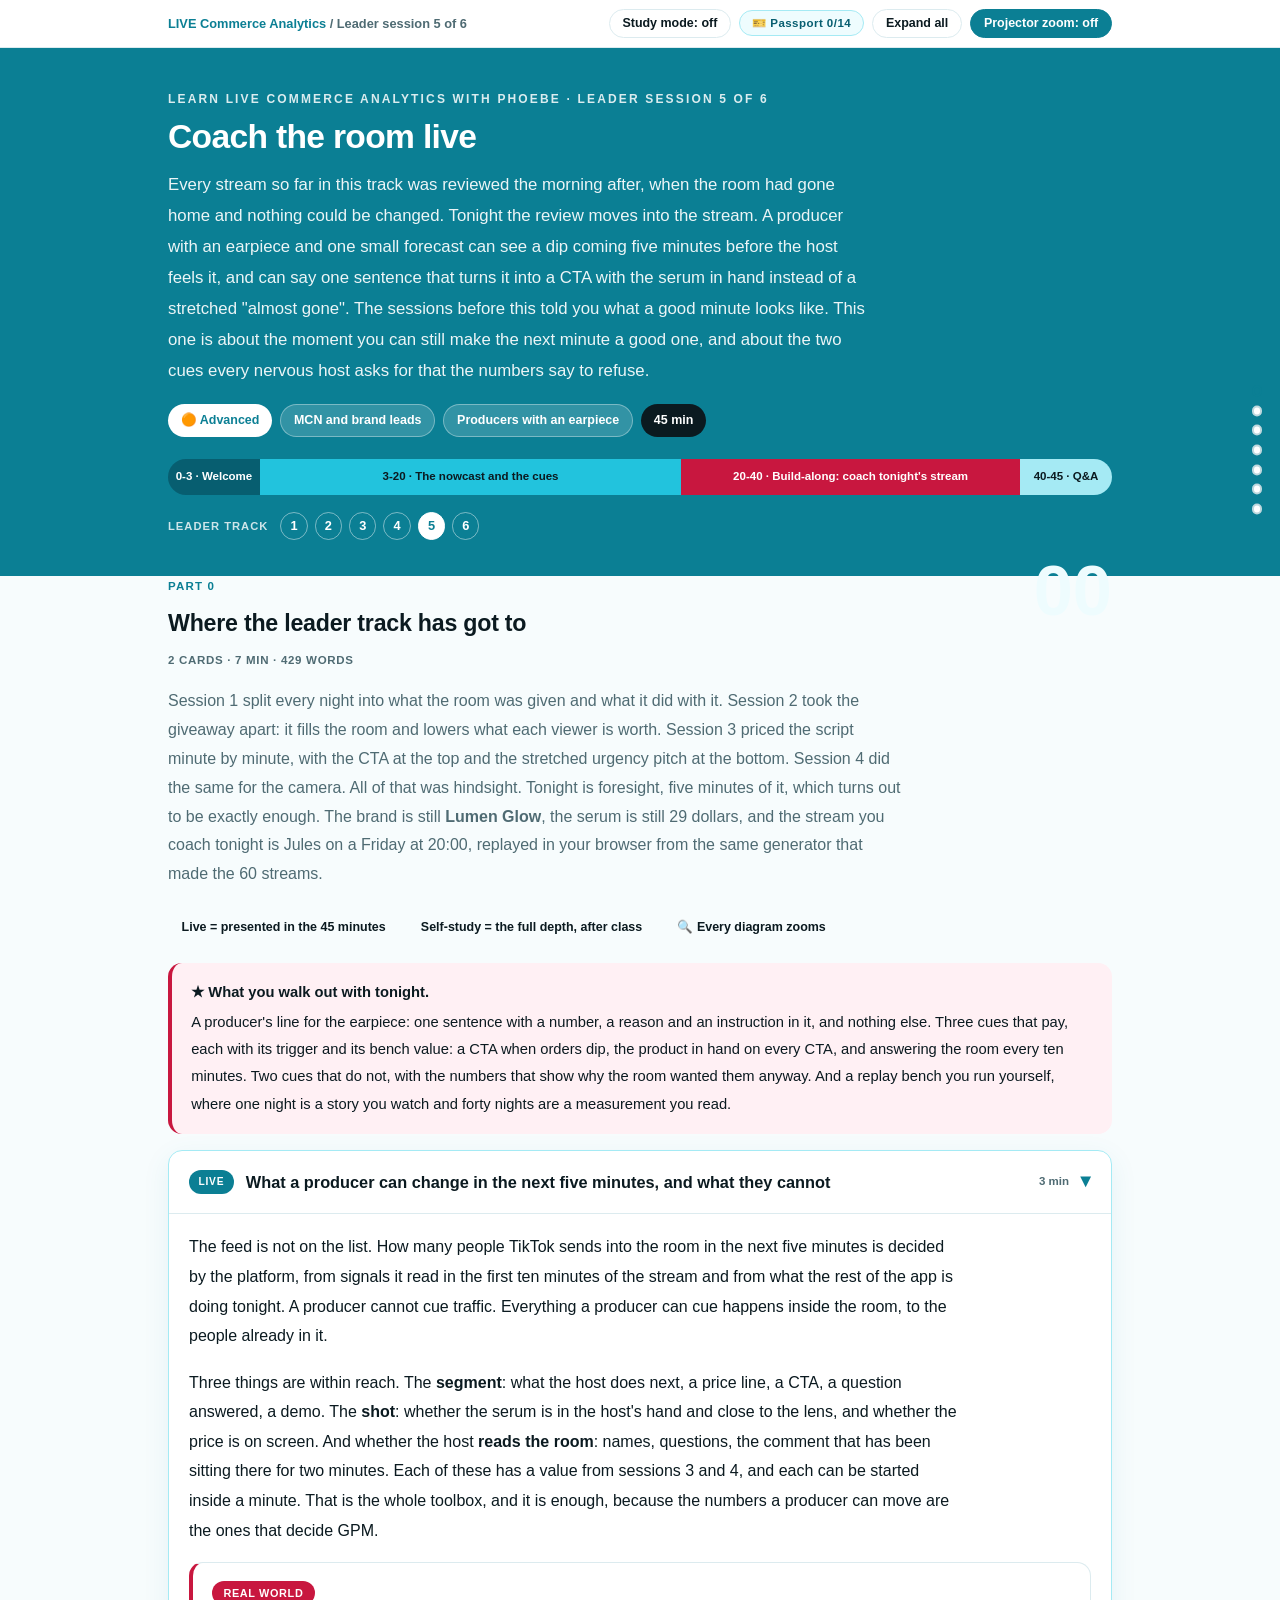
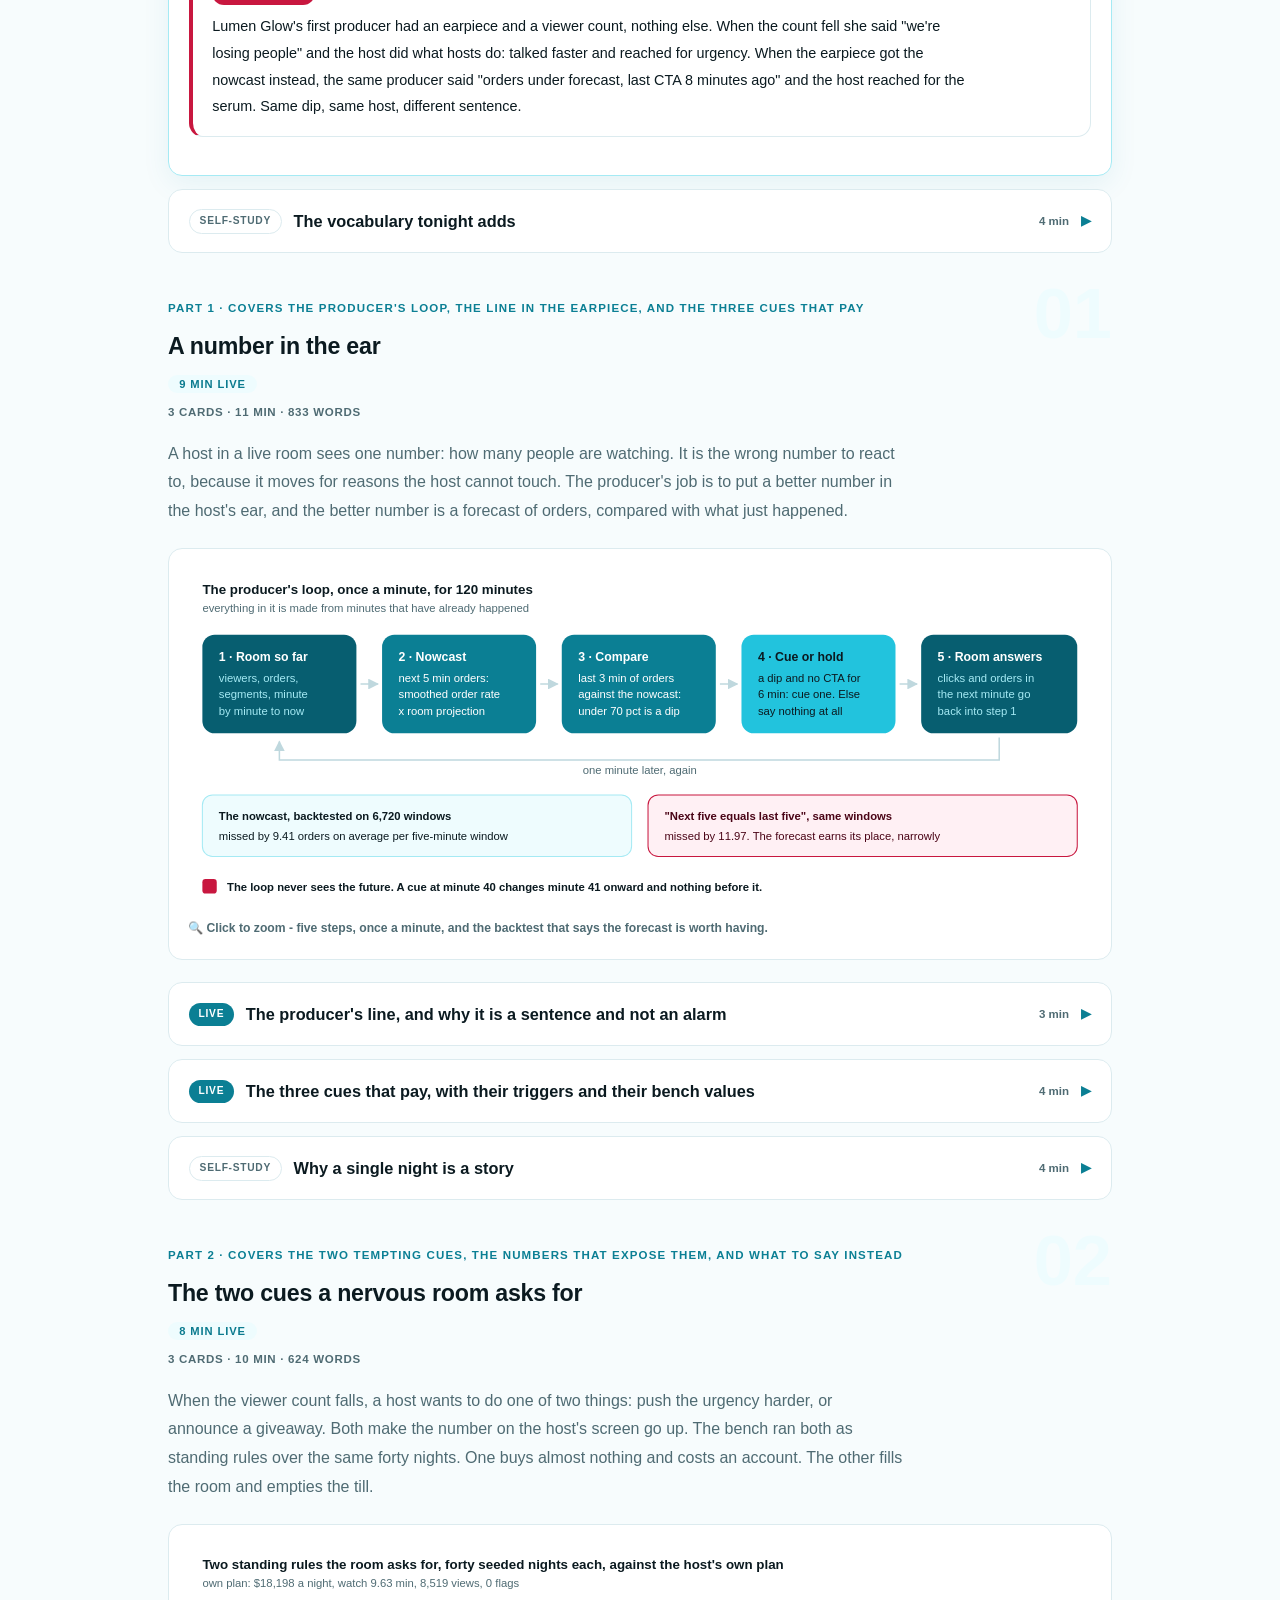
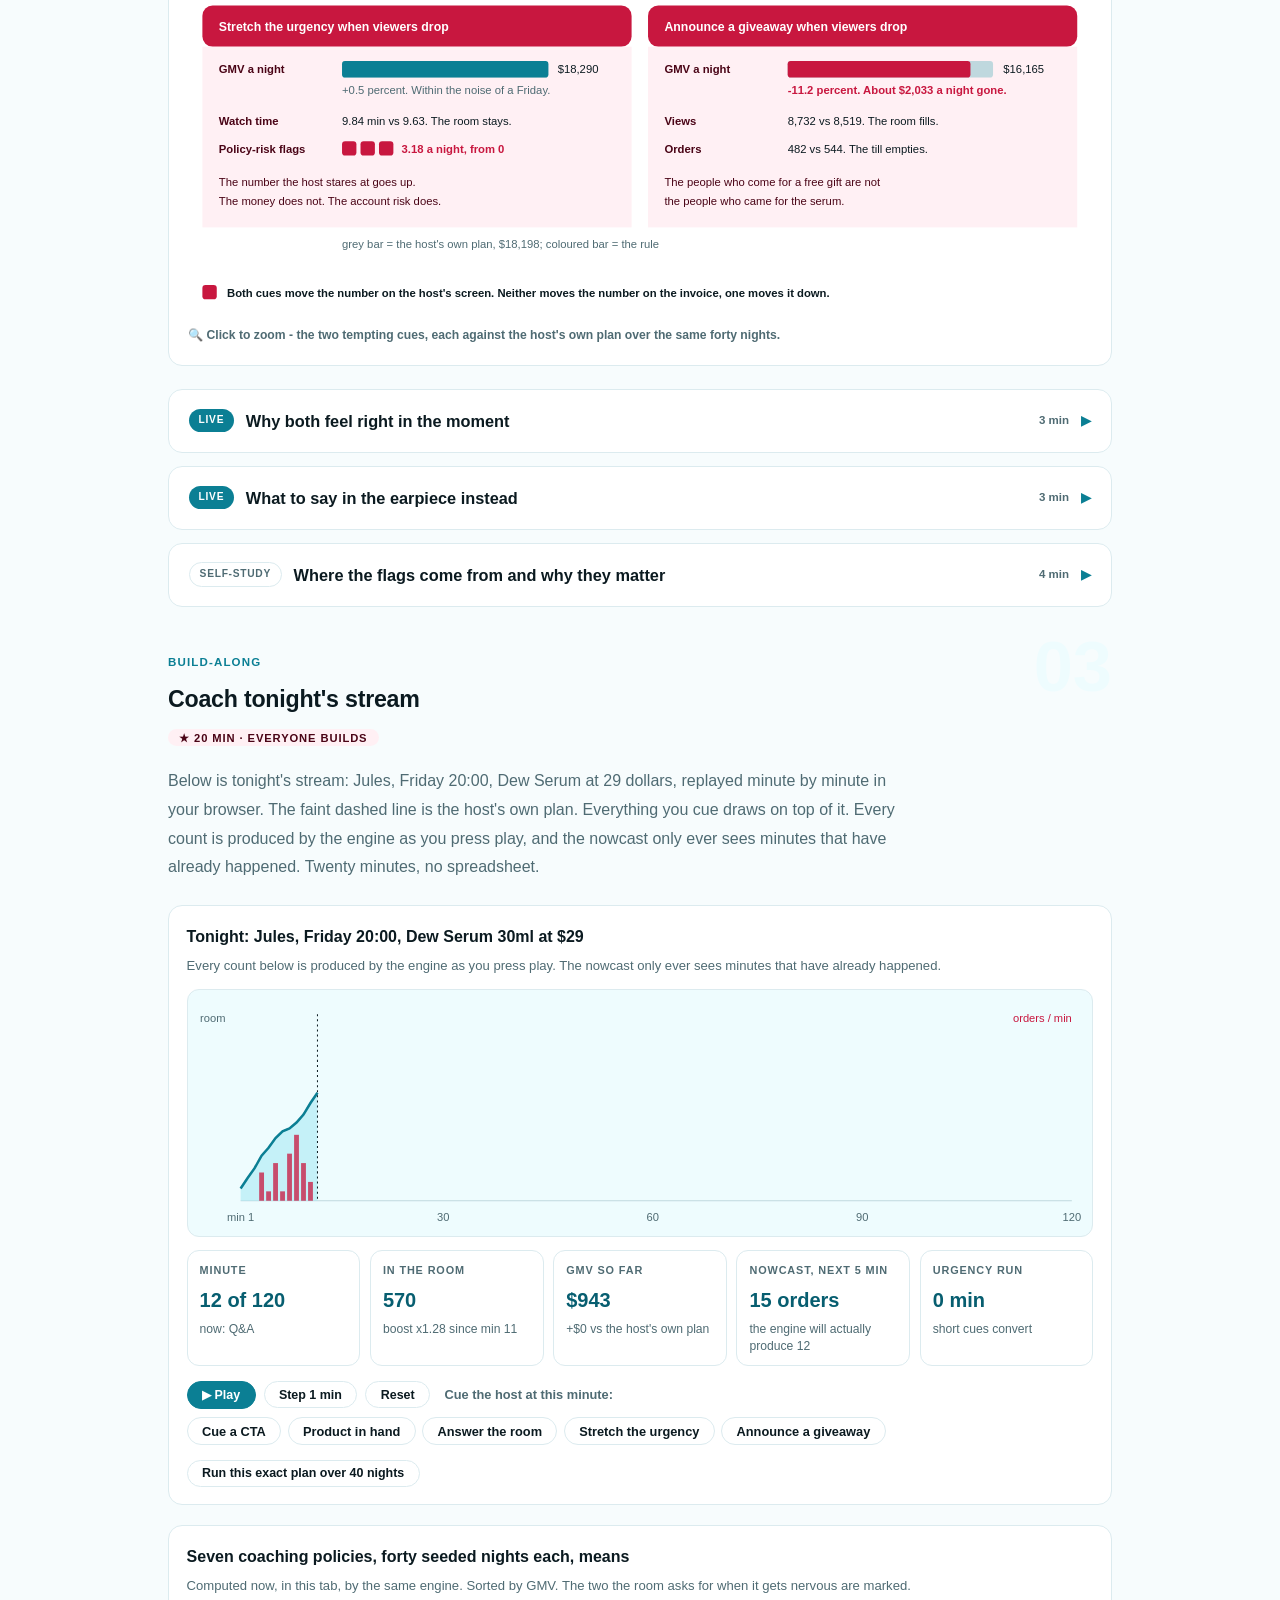
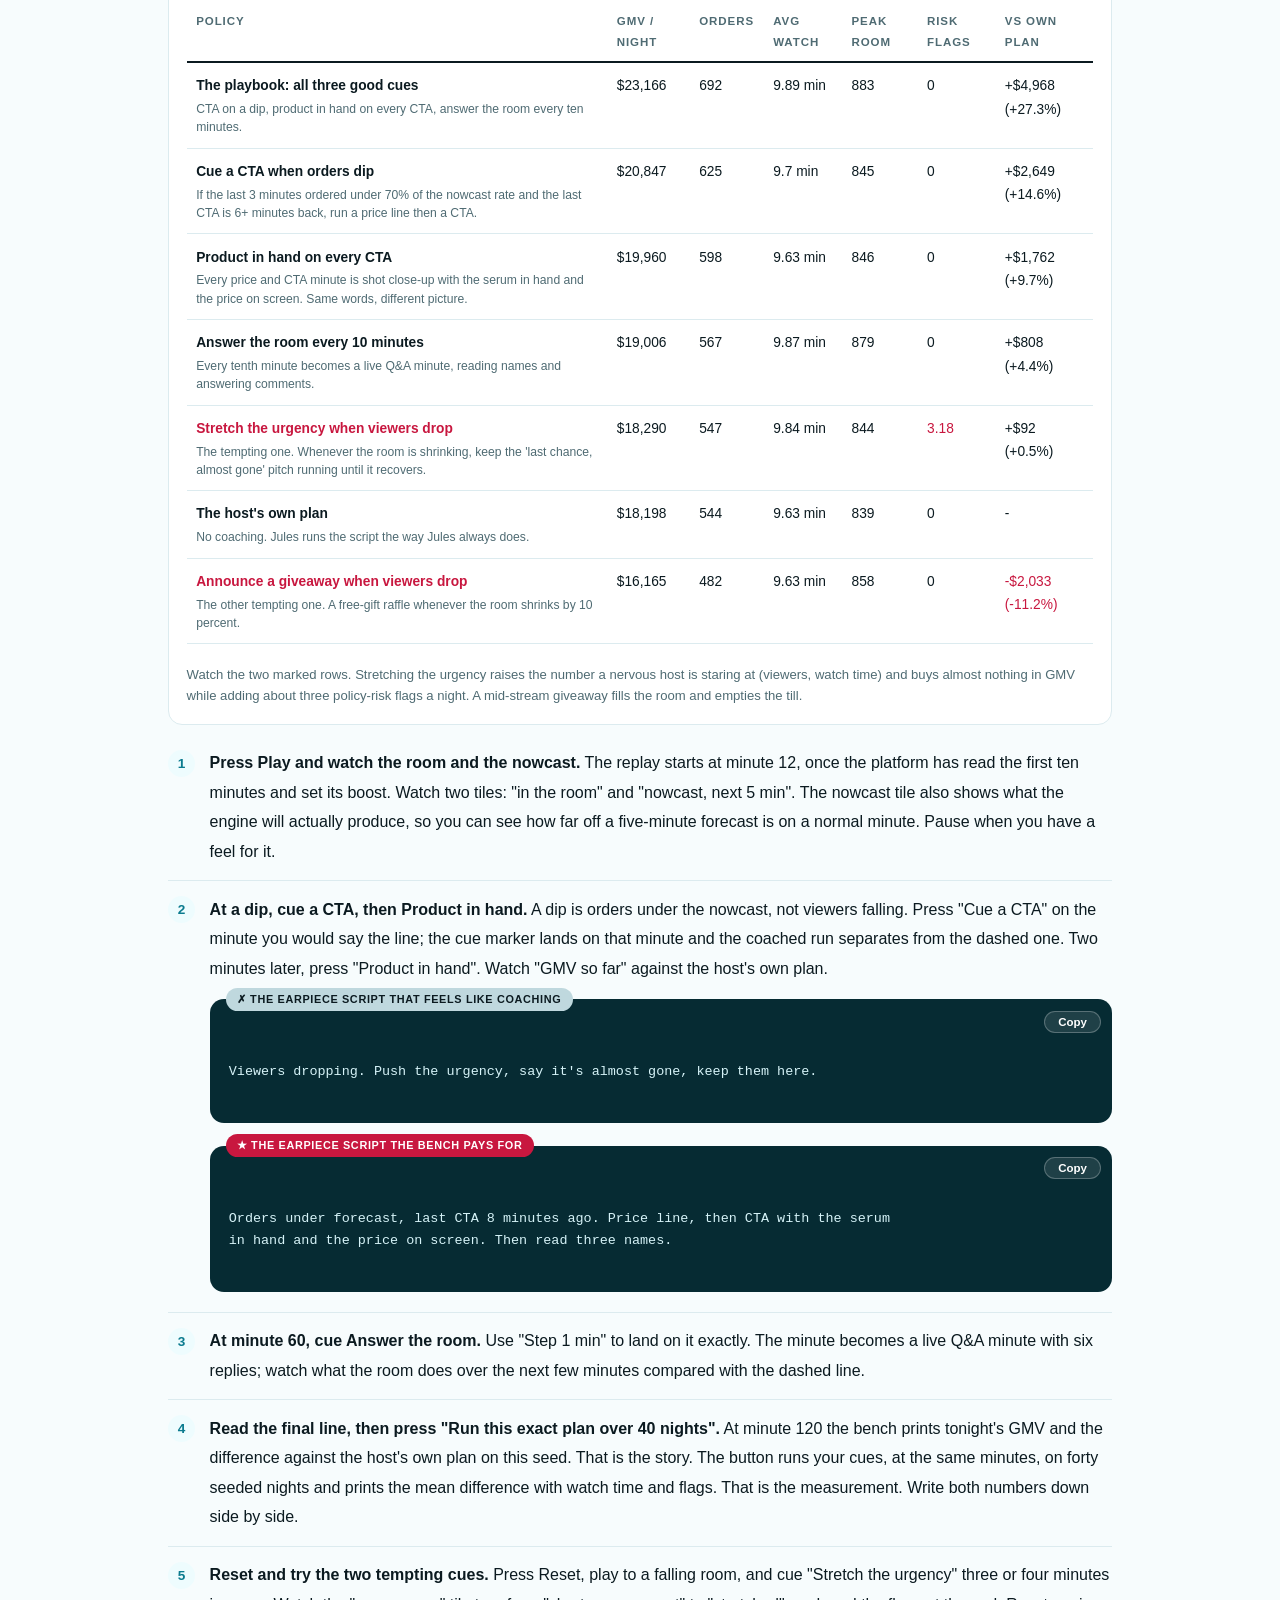
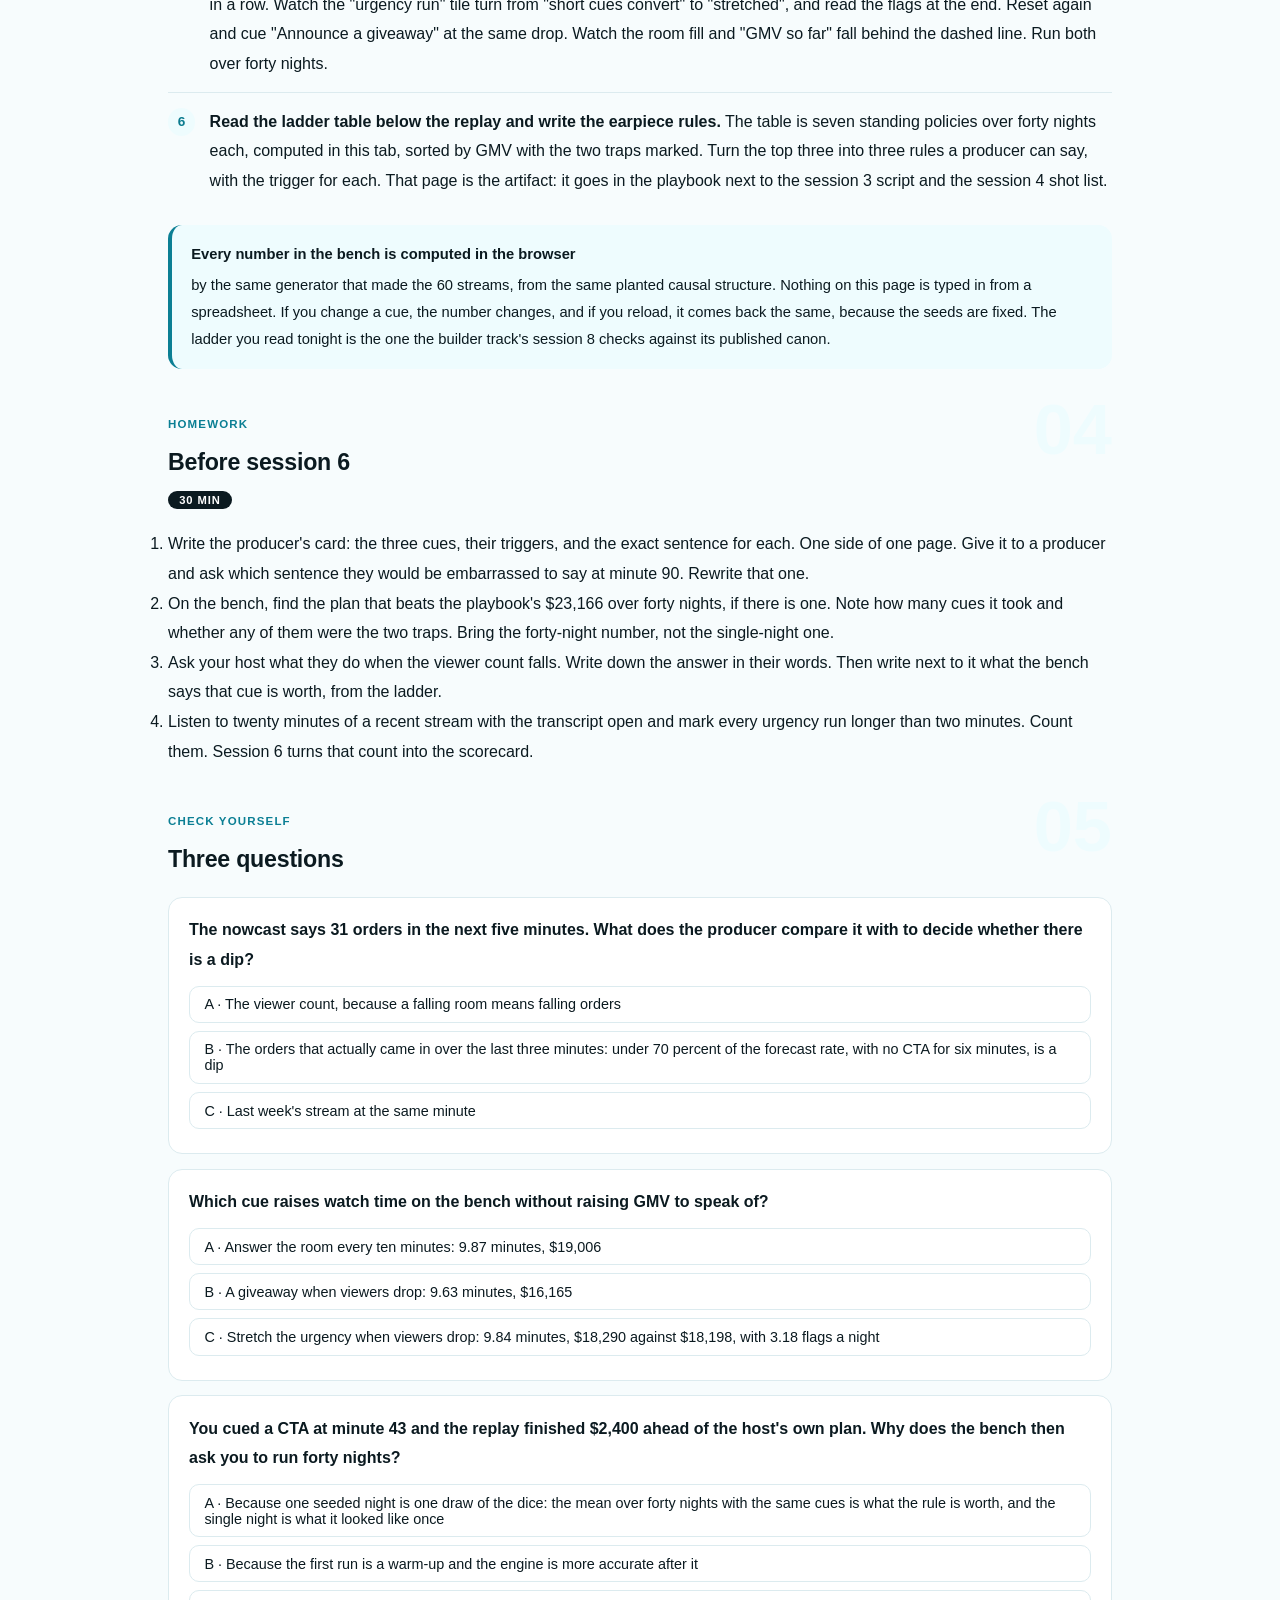
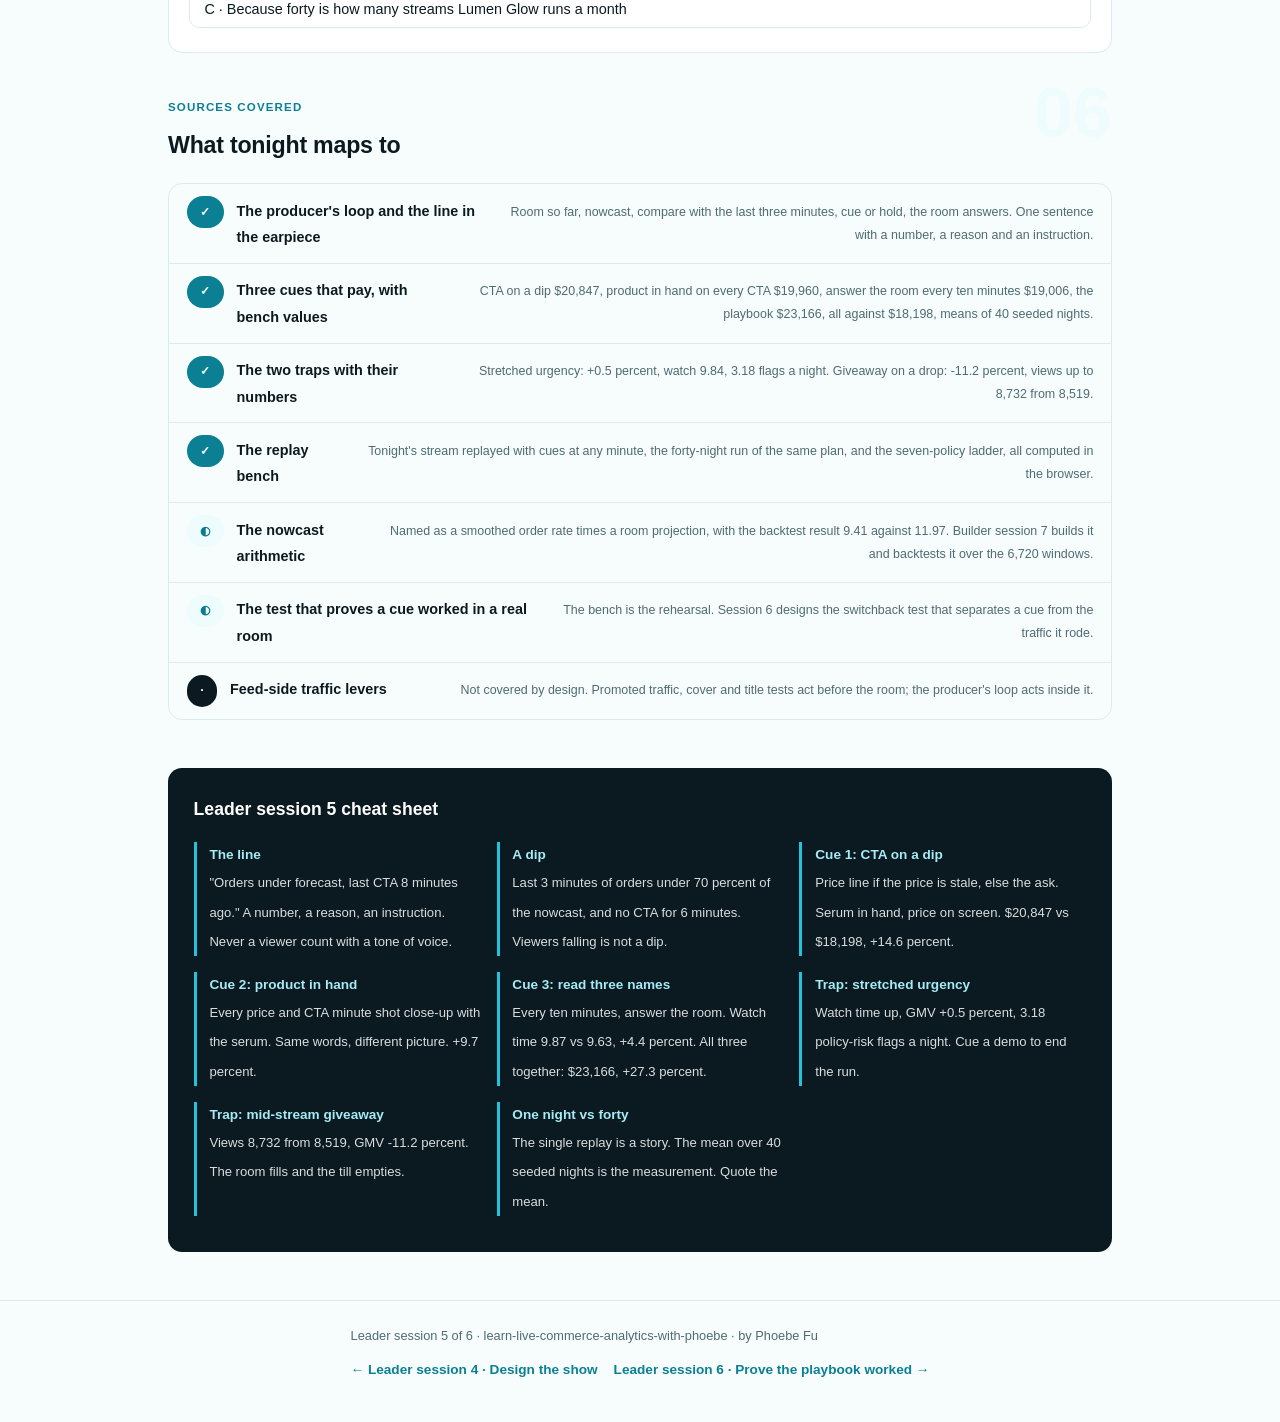
<file: courses/a5-coach-live.html>
<!DOCTYPE html>
<html lang="en">
<head>
<meta charset="UTF-8">
<meta name="viewport" content="width=device-width, initial-scale=1.0">
<!-- social:start -->
<meta name="description" content="Leader session 5 of 6. A five-minute nowcast in the producer's ear, the one sentence to say into it, the three cues that pay and the two the room begs for when it gets nervous. Then a replay bench you run yourself: one night is a story, forty is a measurement.">
<meta property="og:type" content="article">
<meta property="og:site_name" content="Learn with Phoebe">
<meta property="og:title" content="Coach the room live - learn live commerce analytics with phoebe">
<meta property="og:description" content="Leader session 5 of 6. Orders under forecast, last CTA 8 minutes ago. That sentence, said at the right minute, is worth 27 percent a night. The two cues a nervous host reaches for are worth 0.5 and minus 11.">
<meta property="og:url" content="https://phoebefu6.github.io/learn-live-commerce-analytics-with-phoebe/courses/a5-coach-live.html">
<meta property="og:image" content="https://phoebefu6.github.io/learn-live-commerce-analytics-with-phoebe/assets/og-cover.png">
<meta property="og:image:width" content="1200">
<meta property="og:image:height" content="630">
<meta name="twitter:card" content="summary_large_image">
<meta name="twitter:title" content="Coach the room live - learn live commerce analytics with phoebe">
<meta name="twitter:description" content="Three cues that pay, two that do not, and a replay bench that runs your plan over forty nights in the browser.">
<meta name="twitter:image" content="https://phoebefu6.github.io/learn-live-commerce-analytics-with-phoebe/assets/og-cover.png">
<!-- social:end -->
<title>Leader session 5 · Coach the room live - learn live commerce analytics with phoebe</title>
<link rel="stylesheet" href="../assets/style.css?v=7">
</head>
<body>

<div class="toolbar">
  <div class="wrap">
    <span class="crumb"><a href="../index.html">LIVE Commerce Analytics</a> / Leader session 5 of 6</span>
    <button class="btn" id="toggle-all" type="button">Expand all</button>
    <button class="btn primary" id="zoom-toggle" type="button">Projector zoom: off</button>
  </div>
</div>

<header class="masthead">
  <div class="wrap">
    <div class="eyebrow">Learn LIVE Commerce Analytics with Phoebe · Leader session 5 of 6</div>
    <h1>Coach the <span class="accent">room live</span></h1>
    <p class="sub">Every stream so far in this track was reviewed the morning after, when the room had gone home and nothing could be changed. Tonight the review moves into the stream. A producer with an earpiece and one small forecast can see a dip coming five minutes before the host feels it, and can say one sentence that turns it into a CTA with the serum in hand instead of a stretched "almost gone". The sessions before this told you what a good minute looks like. This one is about the moment you can still make the next minute a good one, and about the two cues every nervous host asks for that the numbers say to refuse.</p>
    <div class="chip-row">
      <span class="chip level">🟠 Advanced</span>
      <span class="chip audience">MCN and brand leads</span>
      <span class="chip audience">Producers with an earpiece</span>
      <span class="chip time">45 min</span>
    </div>
    <div class="agenda">
      <span class="a1" style="flex:1">0-3 · Welcome</span>
      <span class="a2" style="flex:5">3-20 · The nowcast and the cues</span>
      <span class="a3" style="flex:4">20-40 · Build-along: coach tonight's stream</span>
      <span class="a4" style="flex:1">40-45 · Q&amp;A</span>
    </div>
  </div>
</header>

<main class="wrap">

  <!-- ============ INTRO ============ -->
  <section class="section" id="intro">
    <div class="section-kicker">
      <span class="klabel">Part 0</span>
      <h2>Where the leader track has got to</h2>
    </div>
    <p class="lede">Session 1 split every night into what the room was given and what it did with it. Session 2 took the giveaway apart: it fills the room and lowers what each viewer is worth. Session 3 priced the script minute by minute, with the CTA at the top and the stretched urgency pitch at the bottom. Session 4 did the same for the camera. All of that was hindsight. Tonight is foresight, five minutes of it, which turns out to be exactly enough. The brand is still <strong>Lumen Glow</strong>, the serum is still 29 dollars, and the stream you coach tonight is Jules on a Friday at 20:00, replayed in your browser from the same generator that made the 60 streams.</p>

    <div class="legend">
      <span class="pill">Live = presented in the 45 minutes</span>
      <span class="pill">Self-study = the full depth, after class</span>
      <span class="pill">🔍 Every diagram zooms</span>
    </div>

    <div class="callout win">
      <p><strong>★ What you walk out with tonight.</strong> A producer's line for the earpiece: one sentence with a number, a reason and an instruction in it, and nothing else. Three cues that pay, each with its trigger and its bench value: a CTA when orders dip, the product in hand on every CTA, and answering the room every ten minutes. Two cues that do not, with the numbers that show why the room wanted them anyway. And a replay bench you run yourself, where one night is a story you watch and forty nights are a measurement you read.</p>
    </div>

    <details class="card" open>
      <summary><span class="mode live">Live</span>What a producer can change in the next five minutes, and what they cannot<span class="mini">3 min</span><span class="caret">▶</span></summary>
      <div class="body">
        <p>The feed is not on the list. How many people TikTok sends into the room in the next five minutes is decided by the platform, from signals it read in the first ten minutes of the stream and from what the rest of the app is doing tonight. A producer cannot cue traffic. Everything a producer can cue happens inside the room, to the people already in it.</p>
        <p>Three things are within reach. The <strong>segment</strong>: what the host does next, a price line, a CTA, a question answered, a demo. The <strong>shot</strong>: whether the serum is in the host's hand and close to the lens, and whether the price is on screen. And whether the host <strong>reads the room</strong>: names, questions, the comment that has been sitting there for two minutes. Each of these has a value from sessions 3 and 4, and each can be started inside a minute. That is the whole toolbox, and it is enough, because the numbers a producer can move are the ones that decide GPM.</p>
        <div class="callout example">
          <span class="ex-pill">Real world</span>
          <p>Lumen Glow's first producer had an earpiece and a viewer count, nothing else. When the count fell she said "we're losing people" and the host did what hosts do: talked faster and reached for urgency. When the earpiece got the nowcast instead, the same producer said "orders under forecast, last CTA 8 minutes ago" and the host reached for the serum. Same dip, same host, different sentence.</p>
        </div>
      </div>
    </details>

    <details class="card">
      <summary><span class="mode self">Self-study</span>The vocabulary tonight adds<span class="mini">4 min</span><span class="caret">▶</span></summary>
      <div class="body">
        <ul>
          <li><strong>Nowcast</strong> - a forecast of the next five minutes of orders, made only from the minutes that have already happened. The builder track's session 7 builds it; tonight you read it.</li>
          <li><strong>Cue</strong> - one instruction into the earpiece that changes the next minute: a segment, a shot, or a reply. A cue is a sentence, not an alarm.</li>
          <li><strong>Dip</strong> - the last three minutes of orders landing well under what the nowcast expected. Not a falling viewer count. Viewers fall every minute of every stream; a dip is orders falling faster than the room explains.</li>
          <li><strong>Policy-risk flag</strong> - a minute where the urgency pitch has run long enough that the platform's Misleading Discount guide would read it as a claim the host cannot keep. Counted by the same rule the builder track's claims checker uses.</li>
          <li><strong>Seeded night</strong> - one replay of tonight's stream from a fixed random seed. Cue minute 40 and nothing before minute 40 changes, exactly as in a real room.</li>
          <li><strong>Mean over nights</strong> - the same plan run on forty seeded nights, averaged. The number the bench reports as a measurement rather than a story.</li>
        </ul>
      </div>
    </details>
  </section>

  <!-- ============ PART 1 ============ -->
  <section class="section" id="part-1">
    <div class="section-kicker">
      <span class="klabel">Part 1 · covers the producer's loop, the line in the earpiece, and the three cues that pay</span>
      <h2>A number in the ear</h2>
      <span class="tag concept">9 min live</span>
    </div>
    <p class="lede">A host in a live room sees one number: how many people are watching. It is the wrong number to react to, because it moves for reasons the host cannot touch. The producer's job is to put a better number in the host's ear, and the better number is a forecast of orders, compared with what just happened.</p>

    <figure class="zoomable">
      <svg viewBox="0 0 880 330" xmlns="http://www.w3.org/2000/svg" role="img" aria-label="The producer's loop as five steps in a chain: the room so far, a nowcast of the next five minutes of orders made from a smoothed order rate times a room projection, a comparison with the last three minutes, a cue or a hold, and the room answering, which feeds the next loop. Below: in the backtest over 6,720 five-minute windows the nowcast missed by 9.41 orders on average against 11.97 for assuming the next five minutes equal the last five.">
        <style>
          .a5aHd { font: 800 13px Inter, sans-serif; fill: #0B1A20; }
          .a5aT { font: 800 12px Inter, sans-serif; fill: #fff; }
          .a5aB { font: 400 11px Inter, sans-serif; fill: #0B1A20; }
          .a5aM { font: 400 11px Inter, sans-serif; fill: #4F6B73; }
          .a5aN { font: 700 11px Inter, sans-serif; fill: #0B1A20; }
          .a5aP { font: 700 11px Inter, sans-serif; fill: #fff; }
        </style>
        <defs>
          <marker id="a5aAr" viewBox="0 0 10 10" refX="9" refY="5" markerWidth="7" markerHeight="7" orient="auto">
            <path d="M0,0 L10,5 L0,10 z" fill="#BFD8DE"></path>
          </marker>
        </defs>

        <text class="a5aHd" x="14" y="24">The producer's loop, once a minute, for 120 minutes</text>
        <text class="a5aM" x="14" y="42">everything in it is made from minutes that have already happened</text>

        <rect x="14" y="64" width="150" height="96" rx="12" fill="#075E70"></rect>
        <text class="a5aT" x="30" y="90">1 · Room so far</text>
        <text class="a5aB" x="30" y="110" style="fill:#A5EAF4">viewers, orders,</text>
        <text class="a5aB" x="30" y="126" style="fill:#A5EAF4">segments, minute</text>
        <text class="a5aB" x="30" y="142" style="fill:#A5EAF4">by minute to now</text>

        <rect x="189" y="64" width="150" height="96" rx="12" fill="#0B7F94"></rect>
        <text class="a5aT" x="205" y="90">2 · Nowcast</text>
        <text class="a5aB" x="205" y="110" style="fill:#fff">next 5 min orders:</text>
        <text class="a5aB" x="205" y="126" style="fill:#fff">smoothed order rate</text>
        <text class="a5aB" x="205" y="142" style="fill:#fff">x room projection</text>

        <rect x="364" y="64" width="150" height="96" rx="12" fill="#0B7F94"></rect>
        <text class="a5aT" x="380" y="90">3 · Compare</text>
        <text class="a5aB" x="380" y="110" style="fill:#fff">last 3 min of orders</text>
        <text class="a5aB" x="380" y="126" style="fill:#fff">against the nowcast:</text>
        <text class="a5aB" x="380" y="142" style="fill:#fff">under 70 pct is a dip</text>

        <rect x="539" y="64" width="150" height="96" rx="12" fill="#22C3DD"></rect>
        <text class="a5aHd" x="555" y="90" style="font-size:12px">4 · Cue or hold</text>
        <text class="a5aB" x="555" y="110">a dip and no CTA for</text>
        <text class="a5aB" x="555" y="126">6 min: cue one. Else</text>
        <text class="a5aB" x="555" y="142">say nothing at all</text>

        <rect x="714" y="64" width="152" height="96" rx="12" fill="#075E70"></rect>
        <text class="a5aT" x="730" y="90">5 · Room answers</text>
        <text class="a5aB" x="730" y="110" style="fill:#A5EAF4">clicks and orders in</text>
        <text class="a5aB" x="730" y="126" style="fill:#A5EAF4">the next minute go</text>
        <text class="a5aB" x="730" y="142" style="fill:#A5EAF4">back into step 1</text>

        <line x1="168" y1="112" x2="185" y2="112" stroke="#BFD8DE" stroke-width="1.5" marker-end="url(#a5aAr)"></line>
        <line x1="343" y1="112" x2="360" y2="112" stroke="#BFD8DE" stroke-width="1.5" marker-end="url(#a5aAr)"></line>
        <line x1="518" y1="112" x2="535" y2="112" stroke="#BFD8DE" stroke-width="1.5" marker-end="url(#a5aAr)"></line>
        <line x1="693" y1="112" x2="710" y2="112" stroke="#BFD8DE" stroke-width="1.5" marker-end="url(#a5aAr)"></line>
        <path d="M790 164 L790 186 L89 186 L89 168" fill="none" stroke="#BFD8DE" stroke-width="1.5" marker-end="url(#a5aAr)"></path>
        <text class="a5aM" x="440" y="200" text-anchor="middle">one minute later, again</text>

        <rect x="14" y="220" width="418" height="60" rx="10" fill="#EEFCFE" stroke="#A5EAF4"></rect>
        <text class="a5aN" x="30" y="244">The nowcast, backtested on 6,720 windows</text>
        <text class="a5aB" x="30" y="264">missed by 9.41 orders on average per five-minute window</text>
        <rect x="448" y="220" width="418" height="60" rx="10" fill="#FFF0F4" stroke="#C8173F"></rect>
        <text class="a5aN" x="464" y="244" style="fill:#4A0416">"Next five equals last five", same windows</text>
        <text class="a5aB" x="464" y="264" style="fill:#4A0416">missed by 11.97. The forecast earns its place, narrowly</text>

        <rect x="14" y="302" width="14" height="14" rx="3" fill="#C8173F"></rect>
        <text class="a5aN" x="38" y="314">The loop never sees the future. A cue at minute 40 changes minute 41 onward and nothing before it.</text>
      </svg>
      <figcaption>🔍 Click to zoom - five steps, once a minute, and the backtest that says the forecast is worth having.</figcaption>
    </figure>

    <details class="card">
      <summary><span class="mode live">Live</span>The producer's line, and why it is a sentence and not an alarm<span class="mini">3 min</span><span class="caret">▶</span></summary>
      <div class="body">
        <p>The line is: <strong>"Orders under forecast, last CTA 8 minutes ago."</strong> Nine words. It has a number the host cannot see (orders against the nowcast), a reason the host can act on (it has been a while since the ask), and an implied instruction that the host already knows how to execute. It does not say how many viewers left, because the host can see that and cannot change it. It does not say "do something", because a host told to do something reaches for the loudest thing.</p>
        <p>An alarm is a viewer count with a tone of voice. It creates urgency in the host, and urgency in the host comes out as urgency in the pitch, which is the one segment that gets worse the longer it runs. The sentence creates a job instead: a price line, then a CTA, with the serum in hand. Producers who have used both say the sentence is also easier to say at minute 90 of a two-hour stream, which matters more than it sounds.</p>
        <ul>
          <li><strong>When to say it:</strong> the last three minutes of orders came in under 70 percent of what the nowcast expected, and the last CTA was six or more minutes ago.</li>
          <li><strong>When not to:</strong> orders are under forecast but the host asked three minutes ago. Asking again is the stretched pitch by another name. Hold.</li>
          <li><strong>What follows it:</strong> if the price has not been said for six minutes, the price line first; otherwise straight to the CTA. Serum in hand, price on screen, either way.</li>
        </ul>
      </div>
    </details>

    <details class="card">
      <summary><span class="mode live">Live</span>The three cues that pay, with their triggers and their bench values<span class="mini">4 min</span><span class="caret">▶</span></summary>
      <div class="body">
        <p>Each of these was run as a standing rule on tonight's stream, Jules on Friday at 20:00, over forty seeded nights, in the browser, by the same engine that generated the 60 streams. The host's own plan, uncoached, averages <strong>$18,198</strong> a night with 544 orders, 9.63 minutes of watch time and no policy-risk flags. Every value below is against that.</p>
        <table class="clean">
          <thead>
            <tr><th>Cue</th><th>Trigger</th><th>What the host does</th><th>GMV a night</th><th>Watch time</th></tr>
          </thead>
          <tbody>
            <tr><td><strong>A CTA when orders dip</strong></td><td>Last 3 min under 70 percent of the nowcast, last CTA 6+ min back</td><td>Price line if the price is stale, else CTA; serum in hand, price on screen</td><td>$20,847 (+14.6 percent)</td><td>9.72</td></tr>
            <tr><td><strong>Product in hand on every CTA</strong></td><td>Every price and CTA minute</td><td>Same words, shot close-up with the serum in hand and the price on screen</td><td>$19,960 (+9.7 percent)</td><td>9.63</td></tr>
            <tr><td><strong>Answer the room every ten minutes</strong></td><td>Minutes 20, 30, 40 and so on, unless it is a CTA minute</td><td>Reads names, answers the comments that have been waiting</td><td>$19,006 (+4.4 percent)</td><td>9.87 vs 9.63</td></tr>
            <tr><td><strong>The playbook: all three</strong></td><td>Answering first, then the dip rule, then the shot</td><td>All of the above, in that order of priority</td><td>$23,166 (+27.3 percent)</td><td>9.90</td></tr>
          </tbody>
        </table>
        <p>Two things worth noticing. The CTA cue and the shot cue are almost the same size and they stack, because one changes what is said and the other what is seen. And the Q&amp;A cue is the only one that moves watch time noticeably, from 9.63 to 9.87 minutes, which is the session 3 finding again: answering the room keeps the room, and a kept room buys later.</p>
        <div class="callout example">
          <span class="ex-pill">Real world</span>
          <p>On a Tuesday stream the producer's log was short: a handful of "orders under forecast" lines, each followed within two minutes by a price line and a CTA, and a few "read three names". There was no urgency cue in the log at all, and the stream's urgency minutes came only where the host's own script put them, in runs of two. It was the first stream of the month with zero flags, and the host said afterwards that it was the first stream where the earpiece had felt like help rather than pressure.</p>
        </div>
      </div>
    </details>

    <details class="card">
      <summary><span class="mode self">Self-study</span>Why a single night is a story<span class="mini">4 min</span><span class="caret">▶</span></summary>
      <div class="body">
        <p>When you run the replay in the build-along, you will cue a CTA at a dip and watch GMV climb against the host's own plan, minute by minute, on that seed. It is convincing. It is also one night. On that night the room happened to be a certain size at minute 43, a certain share of the people in it happened to be near buying, and the cue landed on them. On another night the same cue at the same minute lands on a room that was about to buy anyway, or on one that had already left.</p>
        <p>The bench shows one seed first and then forty for exactly this reason. The forty-night figure is the same plan, your cues at the same minutes, on forty rooms that differ only in the dice. The mean is what your rule is worth; the single night is what it looked like once. Leaders who take the single night to a host meeting end up with a host who tried the cue on Thursday, saw nothing, and stopped believing the producer. Leaders who take the mean say "on average, about two thousand dollars a night, and some nights nothing", which is both true and believable.</p>
        <p>The builder track's session 8 runs the same forty nights with the seeds written down, so that the number you quote and the number a data scientist recomputes are the same number.</p>
      </div>
    </details>
  </section>

  <!-- ============ PART 2 ============ -->
  <section class="section" id="part-2">
    <div class="section-kicker">
      <span class="klabel">Part 2 · covers the two tempting cues, the numbers that expose them, and what to say instead</span>
      <h2>The two cues a nervous room asks for</h2>
      <span class="tag concept">8 min live</span>
    </div>
    <p class="lede">When the viewer count falls, a host wants to do one of two things: push the urgency harder, or announce a giveaway. Both make the number on the host's screen go up. The bench ran both as standing rules over the same forty nights. One buys almost nothing and costs an account. The other fills the room and empties the till.</p>

    <figure class="zoomable">
      <svg viewBox="0 0 880 360" xmlns="http://www.w3.org/2000/svg" role="img" aria-label="Two panels. Left, stretching the urgency whenever viewers drop: GMV 18,290 dollars a night against 18,198 for the host's own plan, plus 0.5 percent; watch time 9.84 against 9.63; and 3.18 policy-risk flags a night. The number the host stares at goes up, the money does not, the account risk does. Right, announcing a giveaway whenever viewers drop: GMV 16,165, minus 11.2 percent, while views rise to 8,732 from 8,519. The room fills and the till empties.">
        <style>
          .a5bHd { font: 800 13px Inter, sans-serif; fill: #0B1A20; }
          .a5bT { font: 800 12px Inter, sans-serif; fill: #fff; }
          .a5bV { font: 800 15px Inter, sans-serif; fill: #fff; }
          .a5bB { font: 400 11px Inter, sans-serif; fill: #0B1A20; }
          .a5bM { font: 400 11px Inter, sans-serif; fill: #4F6B73; }
          .a5bN { font: 700 11px Inter, sans-serif; fill: #0B1A20; }
          .a5bR { font: 700 11px Inter, sans-serif; fill: #C8173F; }
        </style>
        <text class="a5bHd" x="14" y="24">Two standing rules the room asks for, forty seeded nights each, against the host's own plan</text>
        <text class="a5bM" x="14" y="42">own plan: $18,198 a night, watch 9.63 min, 8,519 views, 0 flags</text>

        <rect x="14" y="60" width="418" height="40" rx="10" fill="#C8173F"></rect>
        <text class="a5bT" x="30" y="85">Stretch the urgency when viewers drop</text>
        <rect x="14" y="100" width="418" height="176" rx="0" fill="#FFF0F4"></rect>
        <text class="a5bN" x="30" y="126" style="fill:#4A0416">GMV a night</text>
        <rect x="150" y="114" width="200" height="16" rx="3" fill="#BFD8DE"></rect>
        <rect x="150" y="114" width="201" height="16" rx="3" fill="#0B7F94"></rect>
        <text class="a5bB" x="360" y="126">$18,290</text>
        <text class="a5bM" x="150" y="146">+0.5 percent. Within the noise of a Friday.</text>
        <text class="a5bN" x="30" y="176" style="fill:#4A0416">Watch time</text>
        <text class="a5bB" x="150" y="176">9.84 min vs 9.63. The room stays.</text>
        <text class="a5bN" x="30" y="204" style="fill:#4A0416">Policy-risk flags</text>
        <rect x="150" y="192" width="14" height="14" rx="3" fill="#C8173F"></rect>
        <rect x="168" y="192" width="14" height="14" rx="3" fill="#C8173F"></rect>
        <rect x="186" y="192" width="14" height="14" rx="3" fill="#C8173F"></rect>
        <text class="a5bR" x="208" y="204">3.18 a night, from 0</text>
        <text class="a5bB" x="30" y="236" style="fill:#4A0416">The number the host stares at goes up.</text>
        <text class="a5bB" x="30" y="254" style="fill:#4A0416">The money does not. The account risk does.</text>

        <rect x="448" y="60" width="418" height="40" rx="10" fill="#C8173F"></rect>
        <text class="a5bT" x="464" y="85">Announce a giveaway when viewers drop</text>
        <rect x="448" y="100" width="418" height="176" rx="0" fill="#FFF0F4"></rect>
        <text class="a5bN" x="464" y="126" style="fill:#4A0416">GMV a night</text>
        <rect x="584" y="114" width="200" height="16" rx="3" fill="#BFD8DE"></rect>
        <rect x="584" y="114" width="178" height="16" rx="3" fill="#C8173F"></rect>
        <text class="a5bB" x="794" y="126">$16,165</text>
        <text class="a5bR" x="584" y="146">-11.2 percent. About $2,033 a night gone.</text>
        <text class="a5bN" x="464" y="176" style="fill:#4A0416">Views</text>
        <text class="a5bB" x="584" y="176">8,732 vs 8,519. The room fills.</text>
        <text class="a5bN" x="464" y="204" style="fill:#4A0416">Orders</text>
        <text class="a5bB" x="584" y="204">482 vs 544. The till empties.</text>
        <text class="a5bB" x="464" y="236" style="fill:#4A0416">The people who come for a free gift are not</text>
        <text class="a5bB" x="464" y="254" style="fill:#4A0416">the people who came for the serum.</text>

        <text class="a5bM" x="150" y="296">grey bar = the host's own plan, $18,198; coloured bar = the rule</text>

        <rect x="14" y="332" width="14" height="14" rx="3" fill="#C8173F"></rect>
        <text class="a5bN" x="38" y="344">Both cues move the number on the host's screen. Neither moves the number on the invoice, one moves it down.</text>
      </svg>
      <figcaption>🔍 Click to zoom - the two tempting cues, each against the host's own plan over the same forty nights.</figcaption>
    </figure>

    <details class="card">
      <summary><span class="mode live">Live</span>Why both feel right in the moment<span class="mini">3 min</span><span class="caret">▶</span></summary>
      <div class="body">
        <p>The room is the only number on the host's screen. It falls every minute of every stream, because people leave rooms; the average Lumen Glow viewer stays nine minutes and then goes. A host who watches that number sees a stream that is always dying and reaches for whatever makes it stop falling for a minute.</p>
        <p>Stretched urgency does exactly that. The room stays, watch time goes from 9.63 to 9.84 minutes, and to the host it looks like the pitch is working. What the host cannot see is that after the second consecutive urgency minute, the click-to-order rate roughly halves: 15.12 and 15.44 percent in minutes one and two, 8.30 in minute three. People stay to see whether it really is the last one. They do not buy while they wait. And by the fourth minute the pitch is a claim the platform's Misleading Discount guide reads as one the host cannot keep, which is what the flag counts.</p>
        <p>The giveaway does the other thing. Arrivals jump, the room refills, and the host feels rescued. The people arriving came for a free gift, so the order rate during the giveaway minutes drops hard and stays lower for the rest of the stream. Session 2 showed this at the stream level for the opener; tonight's bench shows it mid-stream, where it is worse, because the people who were about to buy are now waiting for the draw.</p>
      </div>
    </details>

    <details class="card">
      <summary><span class="mode live">Live</span>What to say in the earpiece instead<span class="mini">3 min</span><span class="caret">▶</span></summary>
      <div class="body">
        <p>Both temptations arrive as the same feeling, so they get the same replacement. When the host is about to reach for urgency or a gift, the producer says the line and names the shot.</p>
        <ul>
          <li><strong>Instead of stretched urgency:</strong> "Orders under forecast, last CTA 8 minutes ago. Price line, then the ask, serum in hand." If the host has already said "last chance" twice in a row, the next cue is a hard turn: "Demo. Show the texture on the back of your hand." The urgency run ends, the hangover starts to clear.</li>
          <li><strong>Instead of a giveaway:</strong> "Read three names." Three comments answered by name does what the giveaway pretends to do, keeps the room, at 9.87 minutes of watch time against 9.63, and it does it with the people who came for the product.</li>
          <li><strong>When nothing is wrong:</strong> silence. A producer who talks every minute is a viewer count with a voice. The loop holds most minutes, and the log of a good night is short.</li>
        </ul>
        <div class="callout tip">
          <p><strong>Say the shot, not just the segment.</strong> "CTA" in the ear produces the words. "CTA, serum in hand, price on screen" produces the words and the picture, and on the bench the picture is worth nearly as much as the words.</p>
        </div>
      </div>
    </details>

    <details class="card">
      <summary><span class="mode self">Self-study</span>Where the flags come from and why they matter<span class="mini">4 min</span><span class="caret">▶</span></summary>
      <div class="body">
        <p>The policy-risk flag on the bench is the builder track's session 4 claims checker, the same stretched-urgency counter, run on the replay as it happens. It counts a flag when an urgency run reaches its fourth consecutive minute: the point at which "almost gone" has been said for long enough that a viewer who arrived at minute one of the run has now watched the thing not go for three minutes.</p>
        <p>It matters because TikTok Shop's Misleading Discount guide (effective 2026-08-31) requires that "sale ends today" and "only 2 hours left" be genuine, and the Content Policy (effective 2026-09-17) bans "false, misleading, unavailable, or expired prices or discounts". In the UK the DMCC Act 2024, in force since 6 April 2025, lists falsely stating that a product will only be available for a limited time in order to elicit an immediate decision as a banned practice outright. Session 6 covers what each of those costs. Tonight the point is narrower: 3.18 flags a night bought $92, and the same forty nights with a CTA cue instead bought $2,649 with none.</p>
      </div>
    </details>
  </section>

  <!-- ============ DEMO ============ -->
  <section class="section" id="demo-1">
    <div class="section-kicker">
      <span class="klabel">Build-along</span>
      <h2>Coach tonight's stream</h2>
      <span class="tag demo">★ 20 min · everyone builds</span>
    </div>
    <p class="lede">Below is tonight's stream: Jules, Friday 20:00, Dew Serum at 29 dollars, replayed minute by minute in your browser. The faint dashed line is the host's own plan. Everything you cue draws on top of it. Every count is produced by the engine as you press play, and the nowcast only ever sees minutes that have already happened. Twenty minutes, no spreadsheet.</p>

    <div data-live-bench data-mode="both"></div>

    <div class="steps">
      <div class="step">
        <p><strong>Press Play and watch the room and the nowcast.</strong> The replay starts at minute 12, once the platform has read the first ten minutes and set its boost. Watch two tiles: "in the room" and "nowcast, next 5 min". The nowcast tile also shows what the engine will actually produce, so you can see how far off a five-minute forecast is on a normal minute. Pause when you have a feel for it.</p>
      </div>
      <div class="step">
        <p><strong>At a dip, cue a CTA, then Product in hand.</strong> A dip is orders under the nowcast, not viewers falling. Press "Cue a CTA" on the minute you would say the line; the cue marker lands on that minute and the coached run separates from the dashed one. Two minutes later, press "Product in hand". Watch "GMV so far" against the host's own plan.</p>
        <div class="prompt-box bad">
          <span class="label">✗ The earpiece script that feels like coaching</span>
Viewers dropping. Push the urgency, say it's almost gone, keep them here.
        </div>
        <div class="prompt-box good">
          <span class="label">★ The earpiece script the bench pays for</span>
Orders under forecast, last CTA 8 minutes ago. Price line, then CTA with the serum
in hand and the price on screen. Then read three names.
        </div>
      </div>
      <div class="step">
        <p><strong>At minute 60, cue Answer the room.</strong> Use "Step 1 min" to land on it exactly. The minute becomes a live Q&amp;A minute with six replies; watch what the room does over the next few minutes compared with the dashed line.</p>
      </div>
      <div class="step">
        <p><strong>Read the final line, then press "Run this exact plan over 40 nights".</strong> At minute 120 the bench prints tonight's GMV and the difference against the host's own plan on this seed. That is the story. The button runs your cues, at the same minutes, on forty seeded nights and prints the mean difference with watch time and flags. That is the measurement. Write both numbers down side by side.</p>
      </div>
      <div class="step">
        <p><strong>Reset and try the two tempting cues.</strong> Press Reset, play to a falling room, and cue "Stretch the urgency" three or four minutes in a row. Watch the "urgency run" tile turn from "short cues convert" to "stretched", and read the flags at the end. Reset again and cue "Announce a giveaway" at the same drop. Watch the room fill and "GMV so far" fall behind the dashed line. Run both over forty nights.</p>
      </div>
      <div class="step">
        <p><strong>Read the ladder table below the replay and write the earpiece rules.</strong> The table is seven standing policies over forty nights each, computed in this tab, sorted by GMV with the two traps marked. Turn the top three into three rules a producer can say, with the trigger for each. That page is the artifact: it goes in the playbook next to the session 3 script and the session 4 shot list.</p>
      </div>
    </div>

    <div class="callout tip">
      <p><strong>Every number in the bench is computed in the browser</strong> by the same generator that made the 60 streams, from the same planted causal structure. Nothing on this page is typed in from a spreadsheet. If you change a cue, the number changes, and if you reload, it comes back the same, because the seeds are fixed. The ladder you read tonight is the one the builder track's session 8 checks against its published canon.</p>
    </div>
  </section>

  <!-- ============ HOMEWORK ============ -->
  <section class="section" id="exercise">
    <div class="section-kicker">
      <span class="klabel">Homework</span>
      <h2>Before session 6</h2>
      <span class="tag exercise">30 min</span>
    </div>
    <ol>
      <li>Write the producer's card: the three cues, their triggers, and the exact sentence for each. One side of one page. Give it to a producer and ask which sentence they would be embarrassed to say at minute 90. Rewrite that one.</li>
      <li>On the bench, find the plan that beats the playbook's $23,166 over forty nights, if there is one. Note how many cues it took and whether any of them were the two traps. Bring the forty-night number, not the single-night one.</li>
      <li>Ask your host what they do when the viewer count falls. Write down the answer in their words. Then write next to it what the bench says that cue is worth, from the ladder.</li>
      <li>Listen to twenty minutes of a recent stream with the transcript open and mark every urgency run longer than two minutes. Count them. Session 6 turns that count into the scorecard.</li>
    </ol>
  </section>

  <!-- ============ QUIZ ============ -->
  <section class="section" id="quiz">
    <div class="section-kicker">
      <span class="klabel">Check yourself</span>
      <h2>Three questions</h2>
    </div>

    <div class="quiz-q" data-answer="1">
      <p class="qtext">The nowcast says 31 orders in the next five minutes. What does the producer compare it with to decide whether there is a dip?</p>
      <button class="qopt" type="button">A · The viewer count, because a falling room means falling orders</button>
      <button class="qopt" type="button">B · The orders that actually came in over the last three minutes: under 70 percent of the forecast rate, with no CTA for six minutes, is a dip</button>
      <button class="qopt" type="button">C · Last week's stream at the same minute</button>
      <p class="qwhy">The loop compares the recent past with what the model expected of it. Viewers fall every minute of every stream and are not a dip. Last week is a different room.</p>
    </div>

    <div class="quiz-q" data-answer="2">
      <p class="qtext">Which cue raises watch time on the bench without raising GMV to speak of?</p>
      <button class="qopt" type="button">A · Answer the room every ten minutes: 9.87 minutes, $19,006</button>
      <button class="qopt" type="button">B · A giveaway when viewers drop: 9.63 minutes, $16,165</button>
      <button class="qopt" type="button">C · Stretch the urgency when viewers drop: 9.84 minutes, $18,290 against $18,198, with 3.18 flags a night</button>
      <p class="qwhy">Stretched urgency keeps people waiting to see whether it really is the last one, so watch time rises and buying stops. Plus 0.5 percent is noise; the flags are not. Answering the room raises watch time and GMV together.</p>
    </div>

    <div class="quiz-q" data-answer="0">
      <p class="qtext">You cued a CTA at minute 43 and the replay finished $2,400 ahead of the host's own plan. Why does the bench then ask you to run forty nights?</p>
      <button class="qopt" type="button">A · Because one seeded night is one draw of the dice: the mean over forty nights with the same cues is what the rule is worth, and the single night is what it looked like once</button>
      <button class="qopt" type="button">B · Because the first run is a warm-up and the engine is more accurate after it</button>
      <button class="qopt" type="button">C · Because forty is how many streams Lumen Glow runs a month</button>
      <p class="qwhy">The engine is exact on every run. What varies is the room: forty nights differ only in the dice, so the mean isolates the cue. Take the mean to the host meeting, not the story.</p>
    </div>

    <p class="quiz-score"></p>
  </section>

  <!-- ============ COVERAGE ============ -->
  <section class="section" id="official">
    <div class="section-kicker">
      <span class="klabel">Sources covered</span>
      <h2>What tonight maps to</h2>
    </div>
    <div class="covered">
      <div class="covered-row">
        <span class="status pill solid">✓</span>
        <span class="name">The producer's loop and the line in the earpiece</span>
        <span class="note">Room so far, nowcast, compare with the last three minutes, cue or hold, the room answers. One sentence with a number, a reason and an instruction.</span>
      </div>
      <div class="covered-row">
        <span class="status pill solid">✓</span>
        <span class="name">Three cues that pay, with bench values</span>
        <span class="note">CTA on a dip $20,847, product in hand on every CTA $19,960, answer the room every ten minutes $19,006, the playbook $23,166, all against $18,198, means of 40 seeded nights.</span>
      </div>
      <div class="covered-row">
        <span class="status pill solid">✓</span>
        <span class="name">The two traps with their numbers</span>
        <span class="note">Stretched urgency: +0.5 percent, watch 9.84, 3.18 flags a night. Giveaway on a drop: -11.2 percent, views up to 8,732 from 8,519.</span>
      </div>
      <div class="covered-row">
        <span class="status pill solid">✓</span>
        <span class="name">The replay bench</span>
        <span class="note">Tonight's stream replayed with cues at any minute, the forty-night run of the same plan, and the seven-policy ladder, all computed in the browser.</span>
      </div>
      <div class="covered-row">
        <span class="status pill light">◐</span>
        <span class="name">The nowcast arithmetic</span>
        <span class="note">Named as a smoothed order rate times a room projection, with the backtest result 9.41 against 11.97. Builder session 7 builds it and backtests it over the 6,720 windows.</span>
      </div>
      <div class="covered-row">
        <span class="status pill light">◐</span>
        <span class="name">The test that proves a cue worked in a real room</span>
        <span class="note">The bench is the rehearsal. Session 6 designs the switchback test that separates a cue from the traffic it rode.</span>
      </div>
      <div class="covered-row">
        <span class="status pill inkpill">·</span>
        <span class="name">Feed-side traffic levers</span>
        <span class="note">Not covered by design. Promoted traffic, cover and title tests act before the room; the producer's loop acts inside it.</span>
      </div>
    </div>
  </section>

  <!-- ============ CHEAT SHEET ============ -->
  <section class="cheat" id="cheatsheet">
    <h3>Leader session 5 cheat sheet</h3>
    <div class="grid-2">
      <div class="cheat-item"><b>The line</b><span>"Orders under forecast, last CTA 8 minutes ago." A number, a reason, an instruction. Never a viewer count with a tone of voice.</span></div>
      <div class="cheat-item"><b>A dip</b><span>Last 3 minutes of orders under 70 percent of the nowcast, and no CTA for 6 minutes. Viewers falling is not a dip.</span></div>
      <div class="cheat-item"><b>Cue 1: CTA on a dip</b><span>Price line if the price is stale, else the ask. Serum in hand, price on screen. $20,847 vs $18,198, +14.6 percent.</span></div>
      <div class="cheat-item"><b>Cue 2: product in hand</b><span>Every price and CTA minute shot close-up with the serum. Same words, different picture. +9.7 percent.</span></div>
      <div class="cheat-item"><b>Cue 3: read three names</b><span>Every ten minutes, answer the room. Watch time 9.87 vs 9.63, +4.4 percent. All three together: $23,166, +27.3 percent.</span></div>
      <div class="cheat-item"><b>Trap: stretched urgency</b><span>Watch time up, GMV +0.5 percent, 3.18 policy-risk flags a night. Cue a demo to end the run.</span></div>
      <div class="cheat-item"><b>Trap: mid-stream giveaway</b><span>Views 8,732 from 8,519, GMV -11.2 percent. The room fills and the till empties.</span></div>
      <div class="cheat-item"><b>One night vs forty</b><span>The single replay is a story. The mean over 40 seeded nights is the measurement. Quote the mean.</span></div>
    </div>
  </section>

</main>

<footer class="pagefoot">
  <div class="wrap">
    <p>Leader session 5 of 6 · learn-live-commerce-analytics-with-phoebe · by Phoebe Fu</p>
    <nav class="pagenav">
      <a href="a4-design-the-show.html">← Leader session 4 · Design the show</a>
      <a href="a6-prove-it-worked.html">Leader session 6 · Prove the playbook worked →</a>
    </nav>
  </div>
</footer>

<script src="../assets/live-engine.js?v=1"></script>
<script src="../assets/live-bench.js?v=1"></script>
<script src="../assets/app.js?v=1"></script>
</body>
</html>
</file>
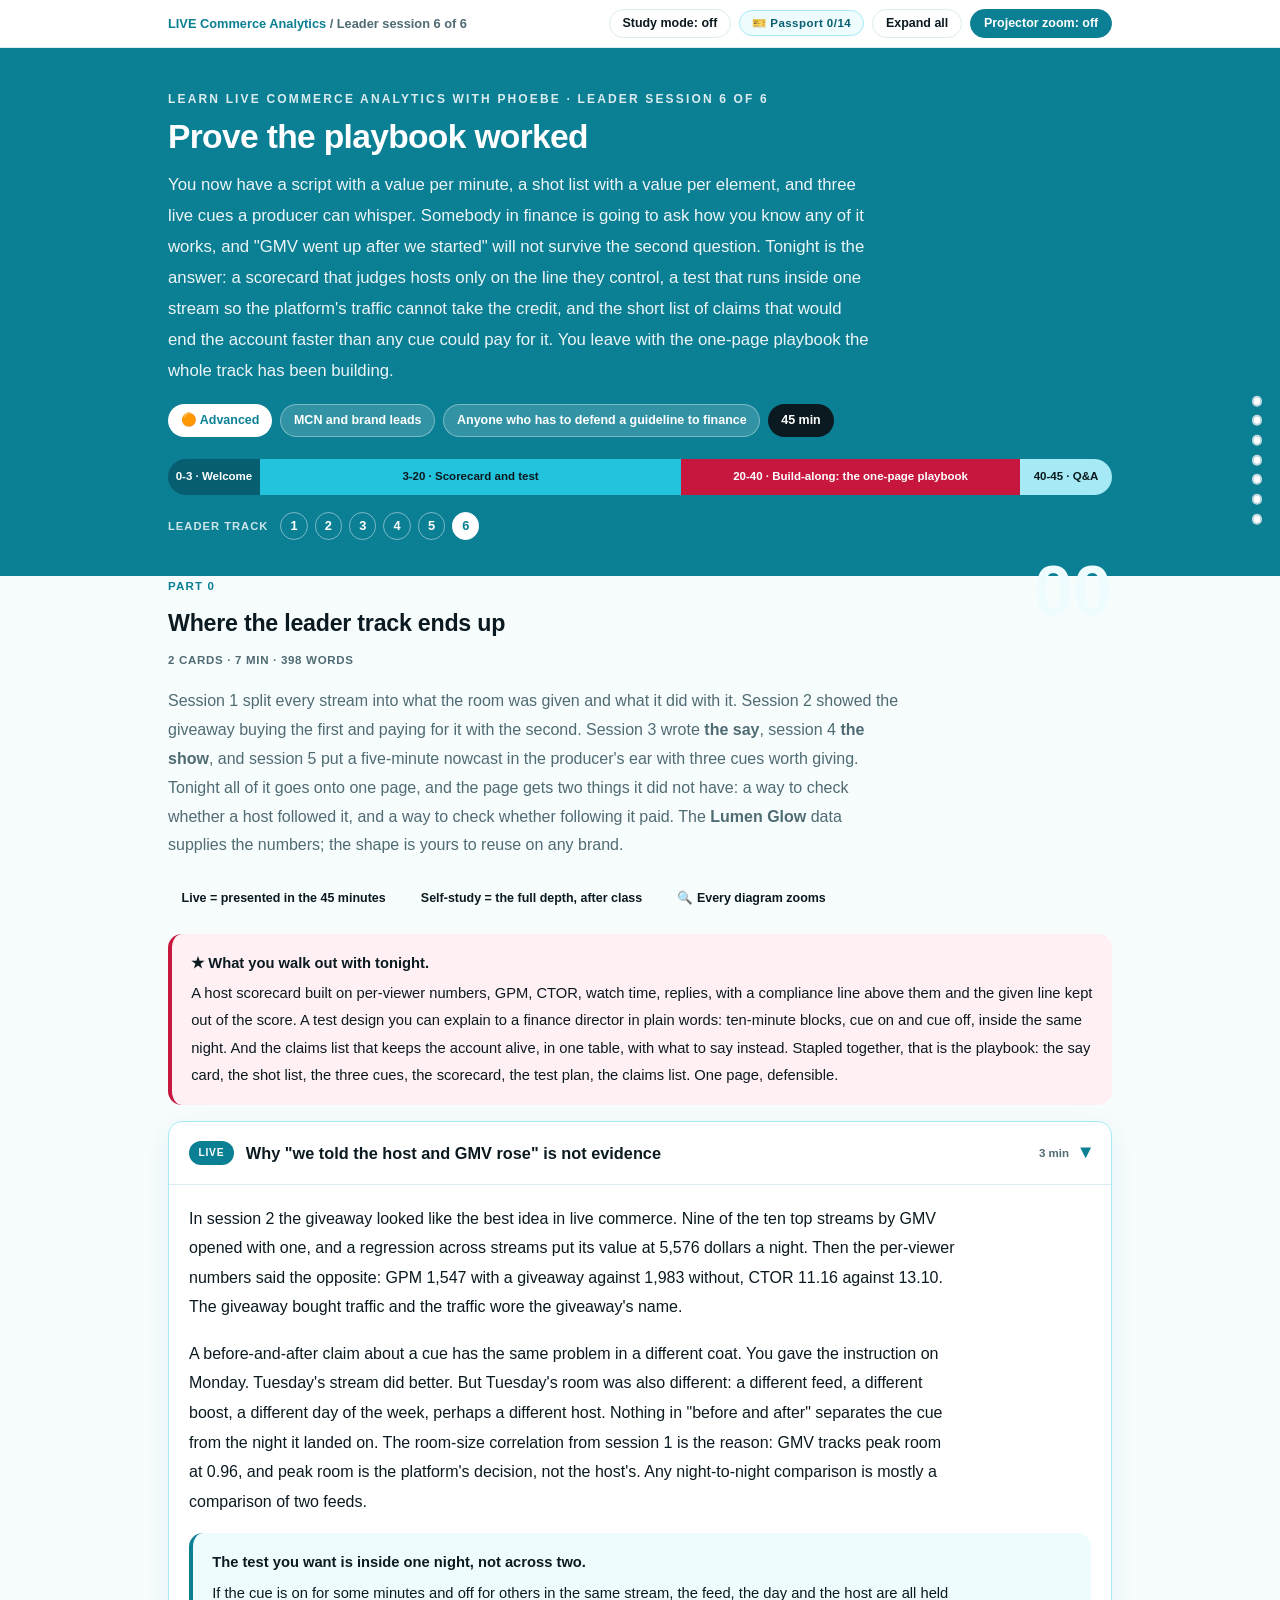
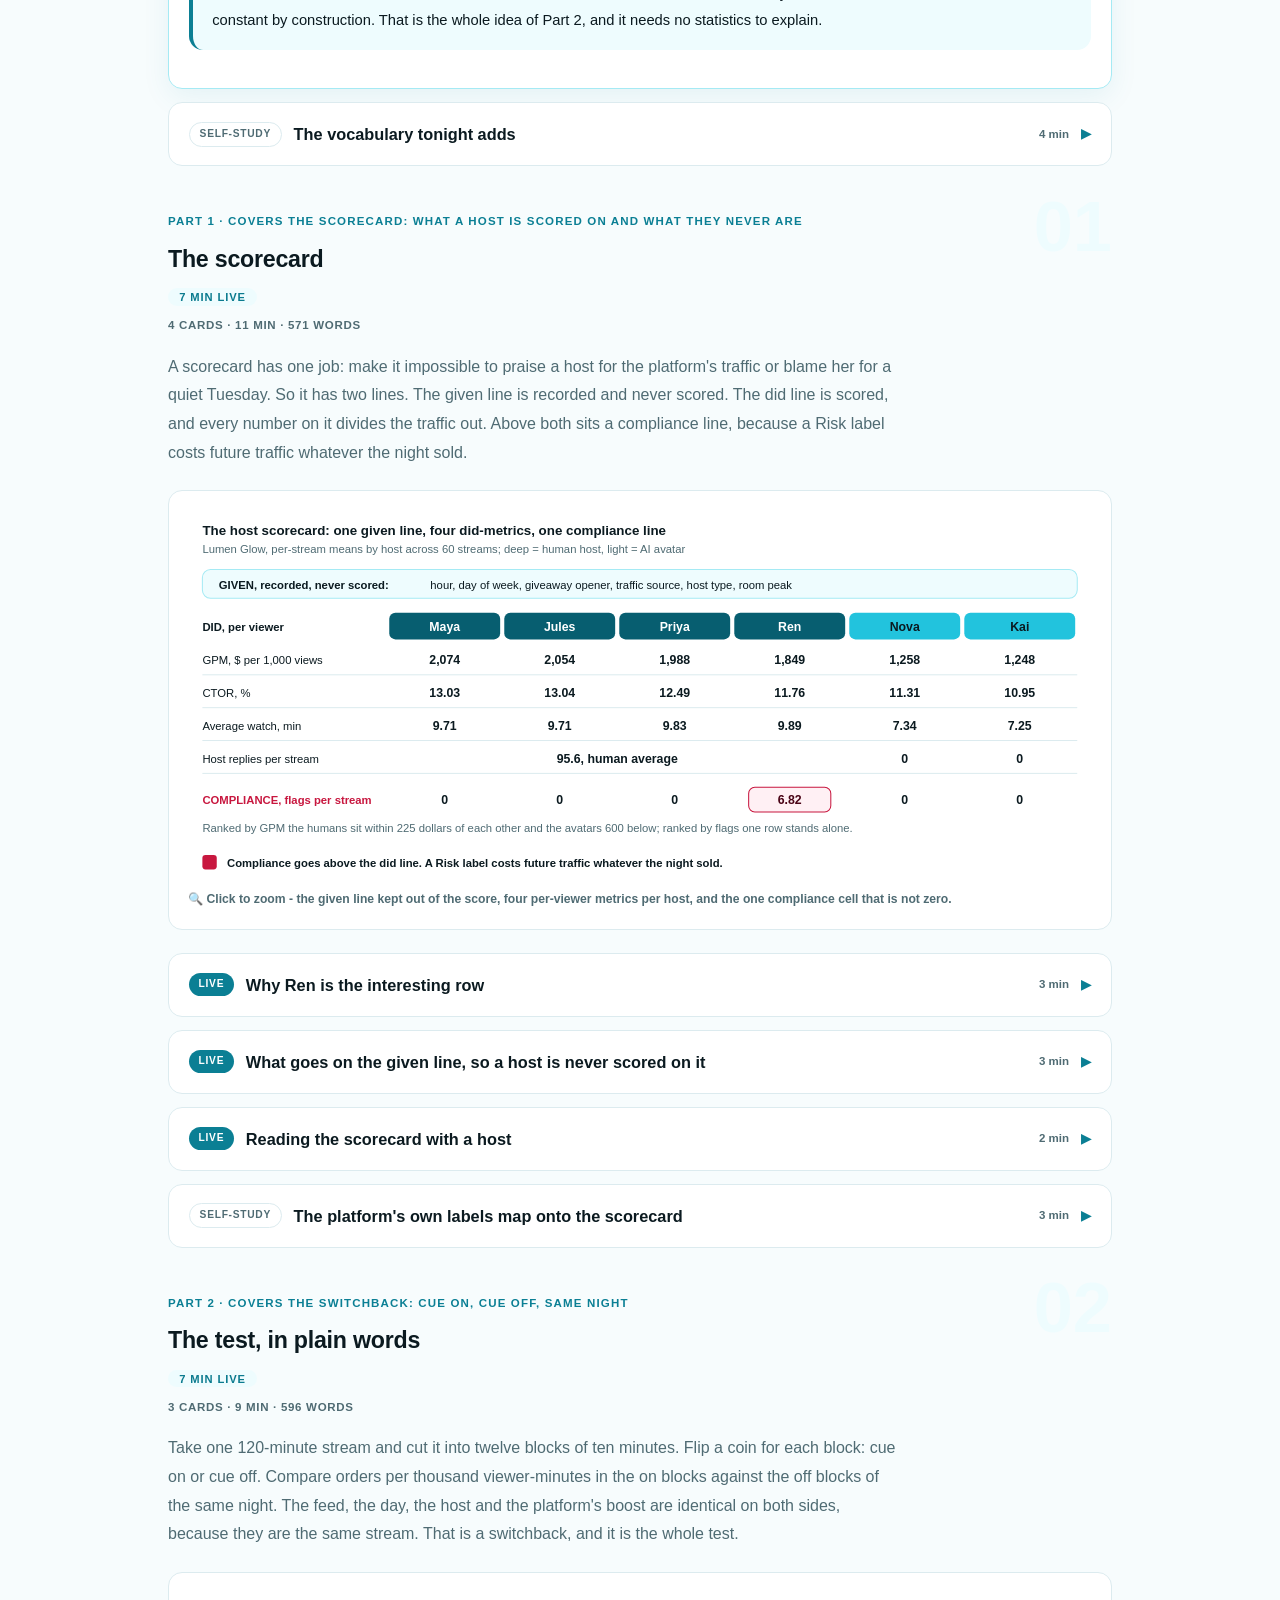
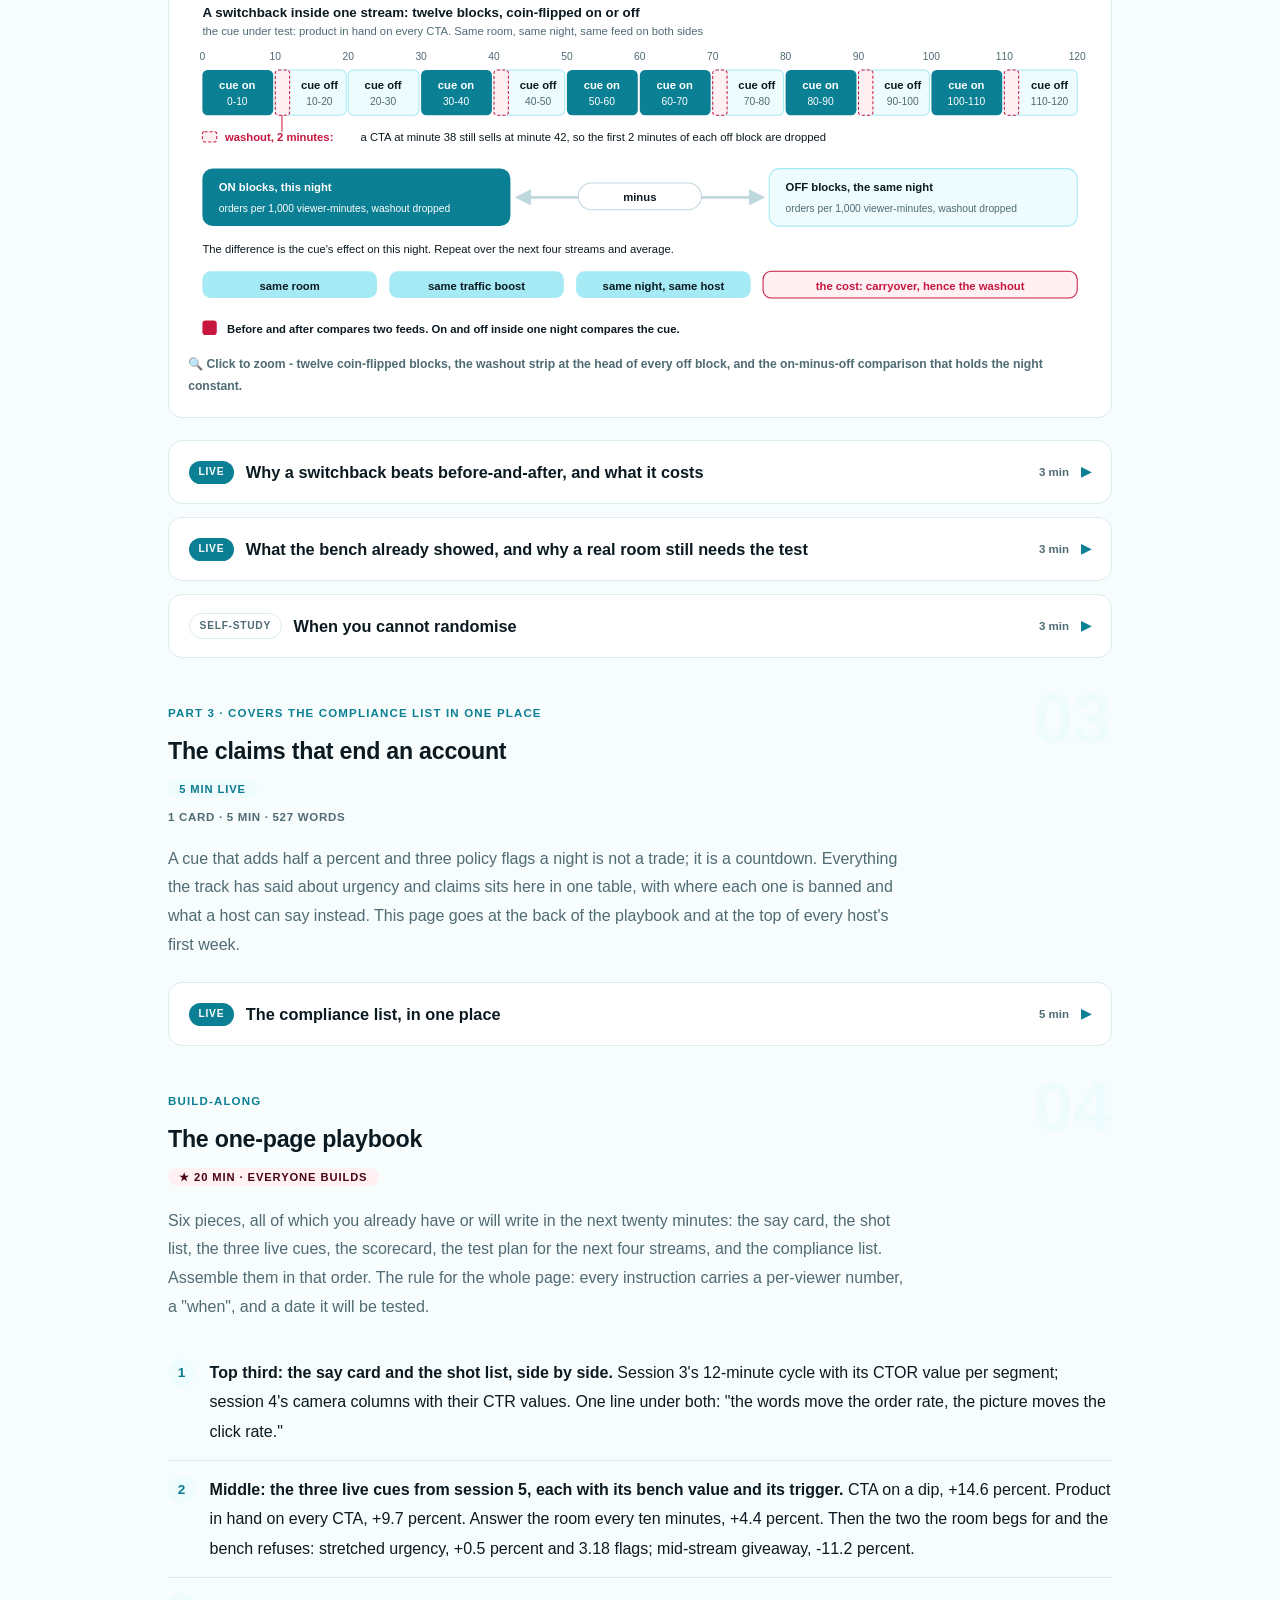
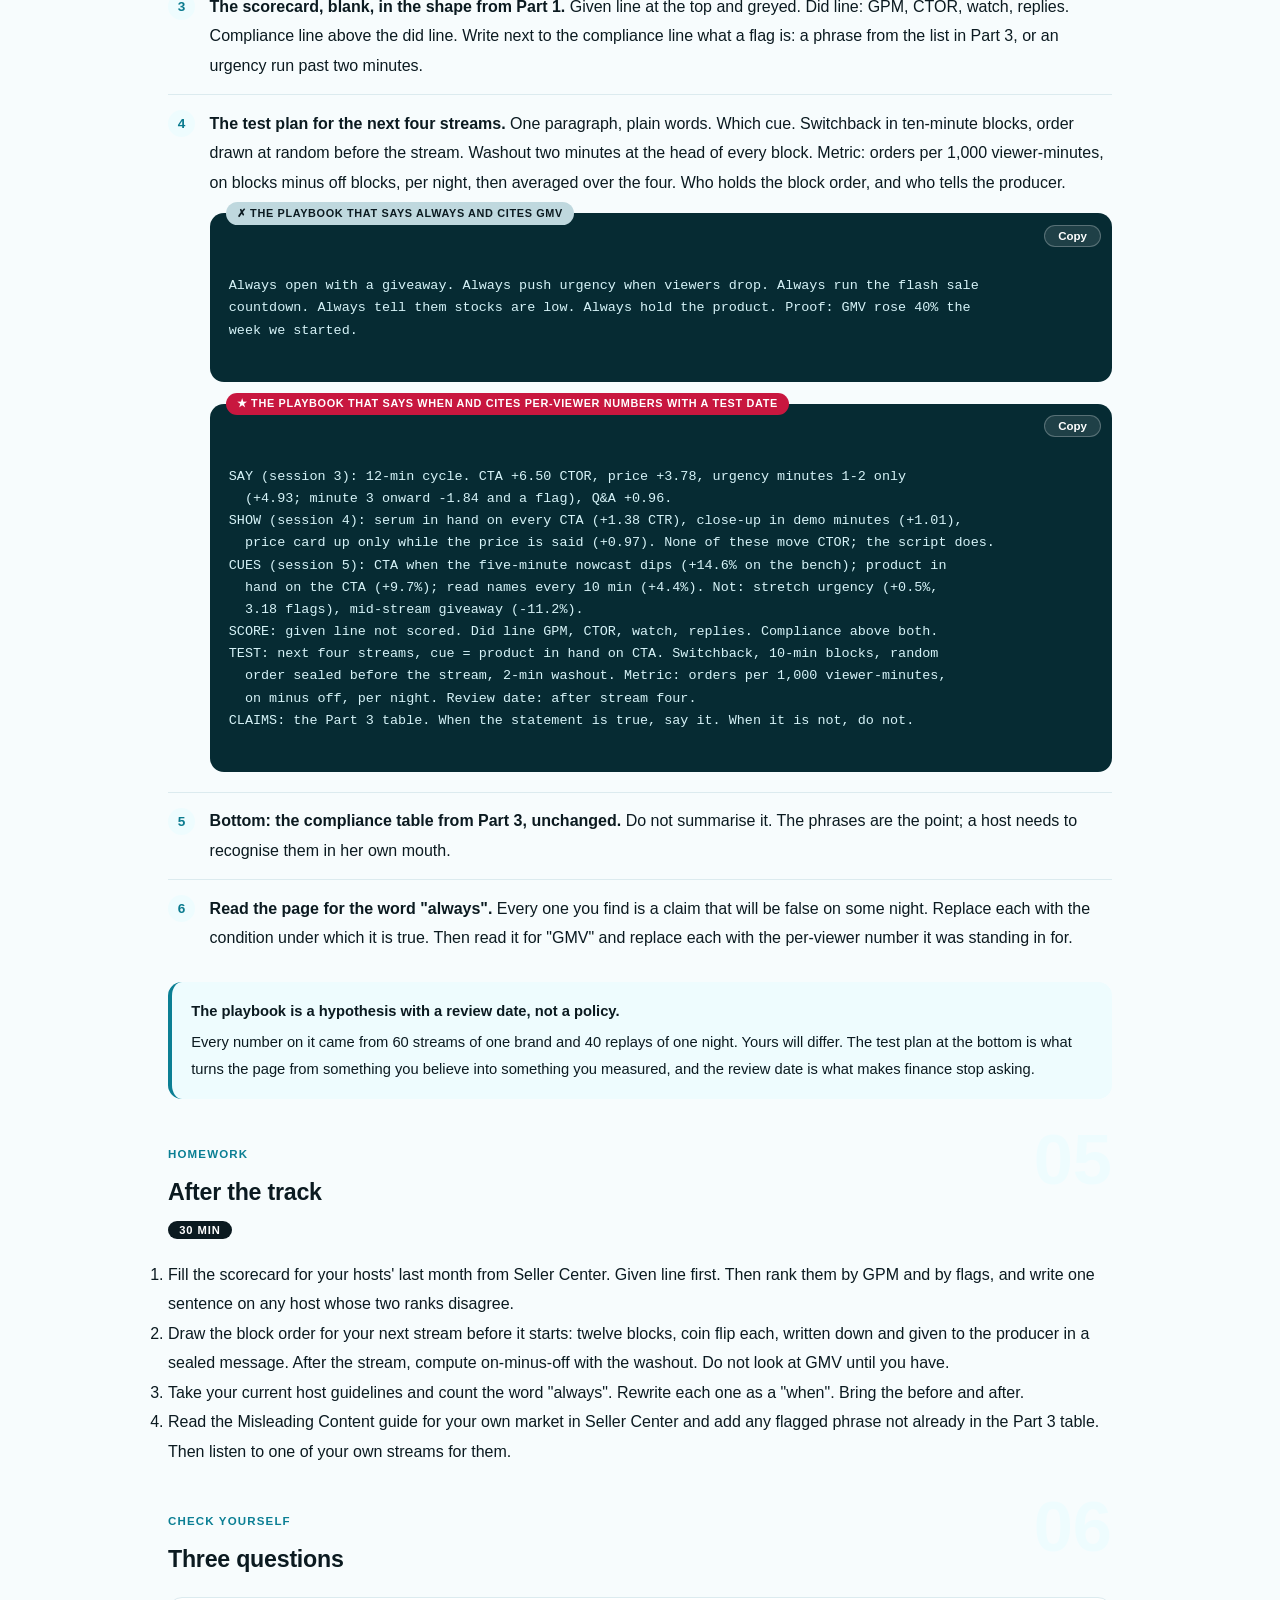
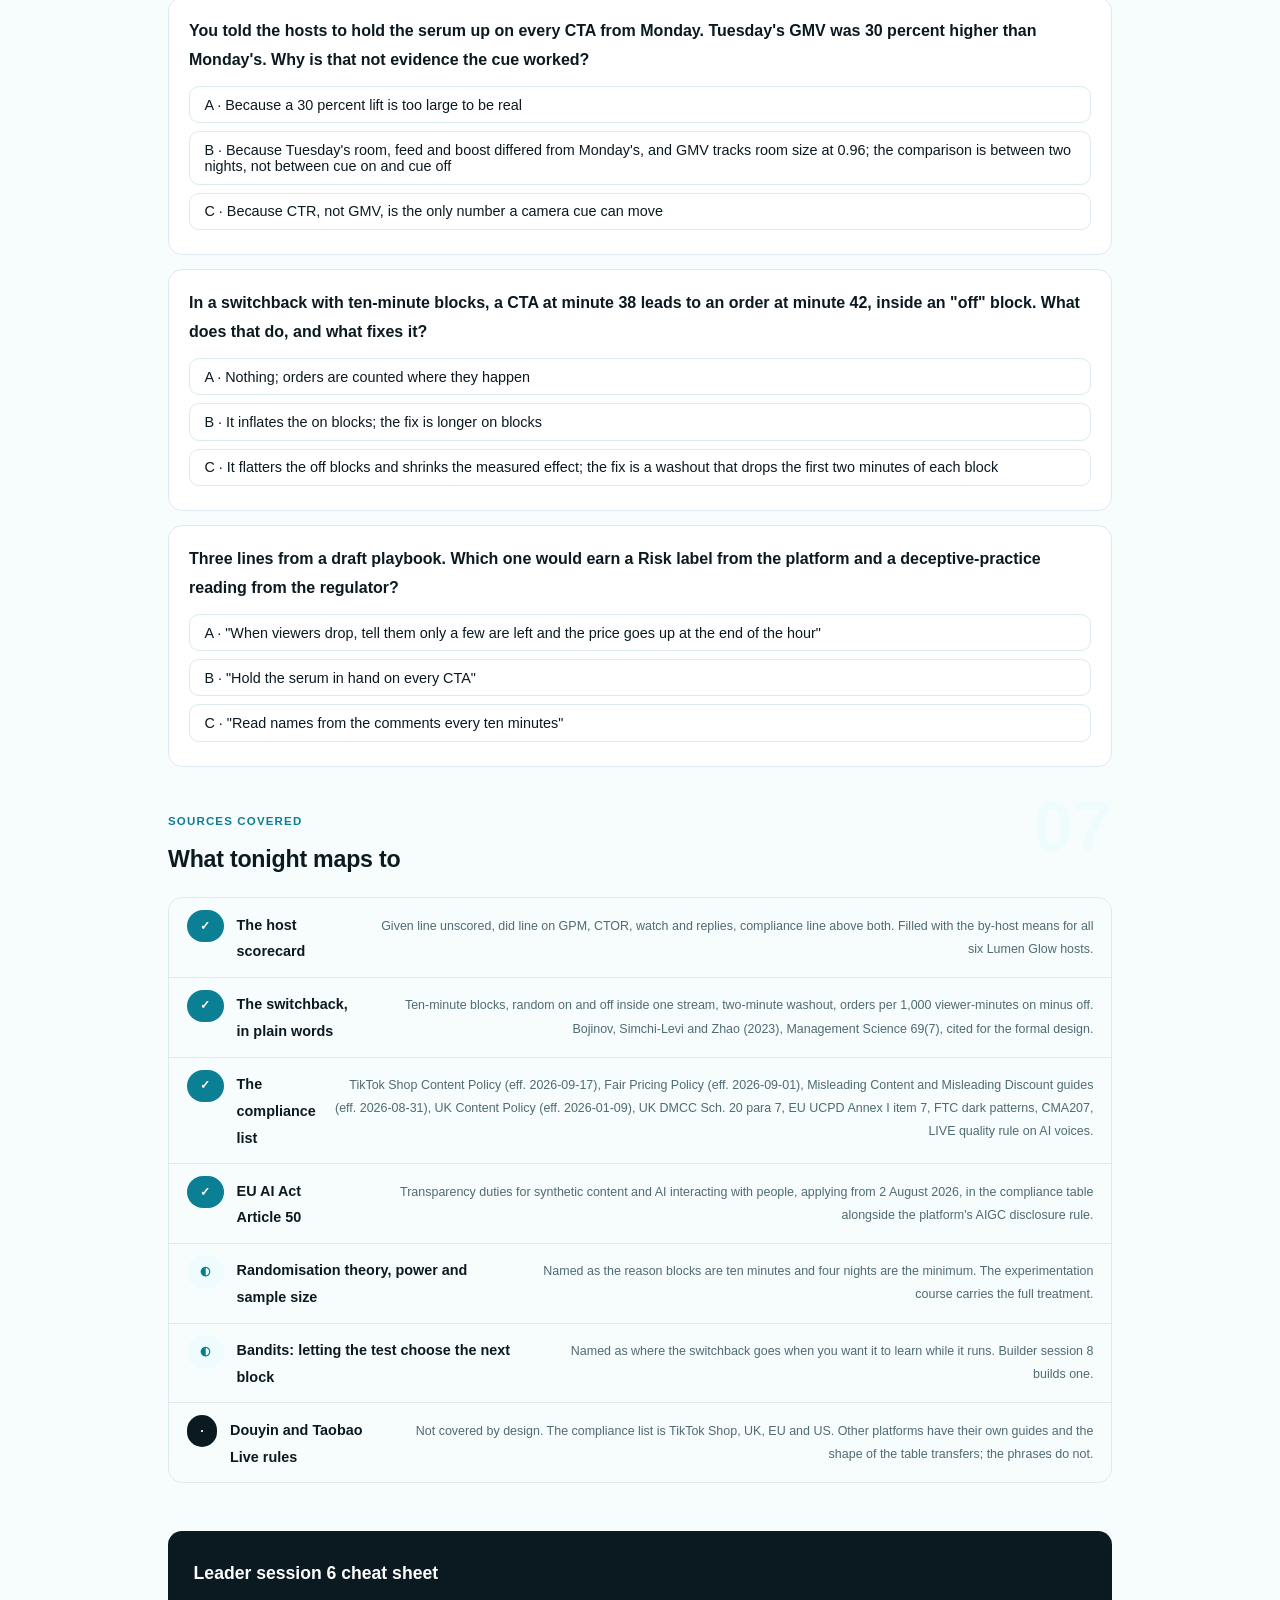
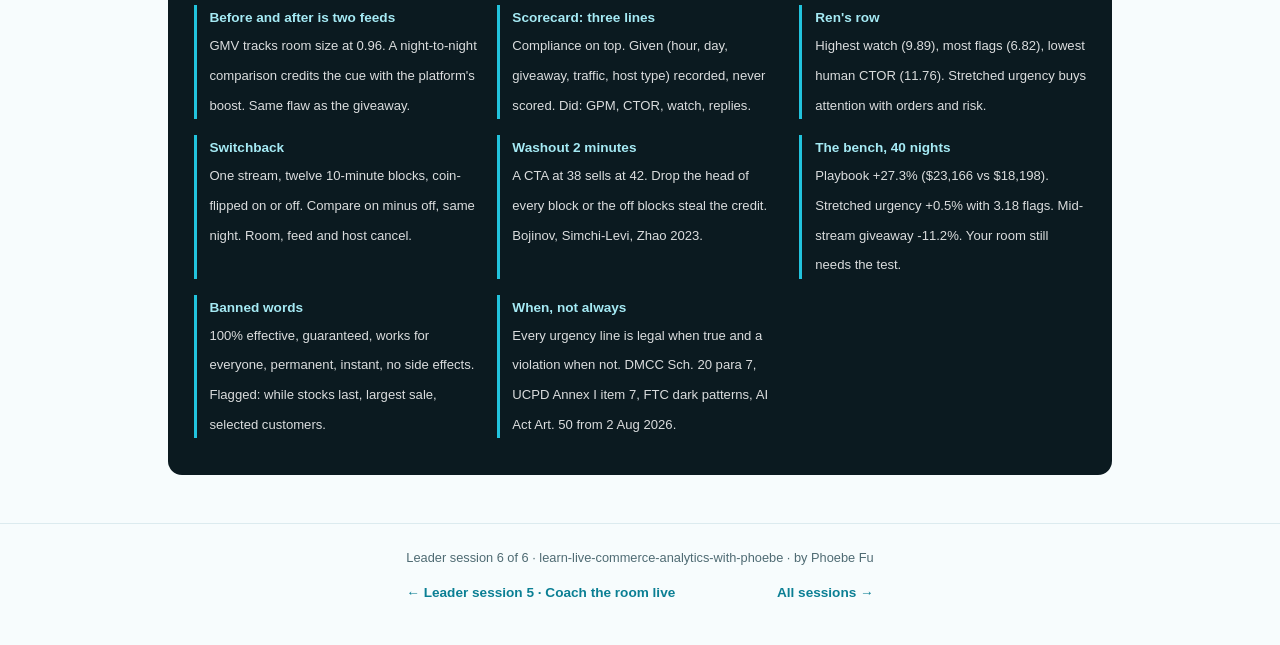
<file: courses/a6-prove-it-worked.html>
<!DOCTYPE html>
<html lang="en">
<head>
<meta charset="UTF-8">
<meta name="viewport" content="width=device-width, initial-scale=1.0">
<!-- social:start -->
<meta name="description" content="Leader session 6 of 6. The scorecard a host and a script can be judged on, the test design that separates a cue from the traffic it rode, and the claims list that keeps the account alive. The one-page playbook you can defend to finance.">
<meta property="og:type" content="article">
<meta property="og:site_name" content="Learn with Phoebe">
<meta property="og:title" content="Prove the playbook worked - learn live commerce analytics with phoebe">
<meta property="og:description" content="Leader session 6 of 6. 'We told the host to do X and GMV rose' is not evidence, for the same reason the giveaway was not. A switchback test in plain words, and the urgency claims the platform and the regulator both read as deception.">
<meta property="og:url" content="https://phoebefu6.github.io/learn-live-commerce-analytics-with-phoebe/courses/a6-prove-it-worked.html">
<meta property="og:image" content="https://phoebefu6.github.io/learn-live-commerce-analytics-with-phoebe/assets/og-cover.png">
<meta property="og:image:width" content="1200">
<meta property="og:image:height" content="630">
<meta name="twitter:card" content="summary_large_image">
<meta name="twitter:title" content="Prove the playbook worked - learn live commerce analytics with phoebe">
<meta name="twitter:description" content="Same room, same night, cue on and cue off in ten-minute blocks. That is the test. Before and after is the platform's boost wearing your cue's name.">
<meta name="twitter:image" content="https://phoebefu6.github.io/learn-live-commerce-analytics-with-phoebe/assets/og-cover.png">
<!-- social:end -->
<title>Leader session 6 · Prove the playbook worked - learn live commerce analytics with phoebe</title>
<link rel="stylesheet" href="../assets/style.css?v=7">
</head>
<body>

<div class="toolbar">
  <div class="wrap">
    <span class="crumb"><a href="../index.html">LIVE Commerce Analytics</a> / Leader session 6 of 6</span>
    <button class="btn" id="toggle-all" type="button">Expand all</button>
    <button class="btn primary" id="zoom-toggle" type="button">Projector zoom: off</button>
  </div>
</div>

<header class="masthead">
  <div class="wrap">
    <div class="eyebrow">Learn LIVE Commerce Analytics with Phoebe · Leader session 6 of 6</div>
    <h1>Prove the <span class="accent">playbook</span> worked</h1>
    <p class="sub">You now have a script with a value per minute, a shot list with a value per element, and three live cues a producer can whisper. Somebody in finance is going to ask how you know any of it works, and "GMV went up after we started" will not survive the second question. Tonight is the answer: a scorecard that judges hosts only on the line they control, a test that runs inside one stream so the platform's traffic cannot take the credit, and the short list of claims that would end the account faster than any cue could pay for it. You leave with the one-page playbook the whole track has been building.</p>
    <div class="chip-row">
      <span class="chip level">🟠 Advanced</span>
      <span class="chip audience">MCN and brand leads</span>
      <span class="chip audience">Anyone who has to defend a guideline to finance</span>
      <span class="chip time">45 min</span>
    </div>
    <div class="agenda">
      <span class="a1" style="flex:1">0-3 · Welcome</span>
      <span class="a2" style="flex:5">3-20 · Scorecard and test</span>
      <span class="a3" style="flex:4">20-40 · Build-along: the one-page playbook</span>
      <span class="a4" style="flex:1">40-45 · Q&amp;A</span>
    </div>
  </div>
</header>

<main class="wrap">

  <!-- ============ INTRO ============ -->
  <section class="section" id="intro">
    <div class="section-kicker">
      <span class="klabel">Part 0</span>
      <h2>Where the leader track ends up</h2>
    </div>
    <p class="lede">Session 1 split every stream into what the room was given and what it did with it. Session 2 showed the giveaway buying the first and paying for it with the second. Session 3 wrote <strong>the say</strong>, session 4 <strong>the show</strong>, and session 5 put a five-minute nowcast in the producer's ear with three cues worth giving. Tonight all of it goes onto one page, and the page gets two things it did not have: a way to check whether a host followed it, and a way to check whether following it paid. The <strong>Lumen Glow</strong> data supplies the numbers; the shape is yours to reuse on any brand.</p>

    <div class="legend">
      <span class="pill">Live = presented in the 45 minutes</span>
      <span class="pill">Self-study = the full depth, after class</span>
      <span class="pill">🔍 Every diagram zooms</span>
    </div>

    <div class="callout win">
      <p><strong>★ What you walk out with tonight.</strong> A host scorecard built on per-viewer numbers, GPM, CTOR, watch time, replies, with a compliance line above them and the given line kept out of the score. A test design you can explain to a finance director in plain words: ten-minute blocks, cue on and cue off, inside the same night. And the claims list that keeps the account alive, in one table, with what to say instead. Stapled together, that is the playbook: the say card, the shot list, the three cues, the scorecard, the test plan, the claims list. One page, defensible.</p>
    </div>

    <details class="card" open>
      <summary><span class="mode live">Live</span>Why "we told the host and GMV rose" is not evidence<span class="mini">3 min</span><span class="caret">▶</span></summary>
      <div class="body">
        <p>In session 2 the giveaway looked like the best idea in live commerce. Nine of the ten top streams by GMV opened with one, and a regression across streams put its value at 5,576 dollars a night. Then the per-viewer numbers said the opposite: GPM 1,547 with a giveaway against 1,983 without, CTOR 11.16 against 13.10. The giveaway bought traffic and the traffic wore the giveaway's name.</p>
        <p>A before-and-after claim about a cue has the same problem in a different coat. You gave the instruction on Monday. Tuesday's stream did better. But Tuesday's room was also different: a different feed, a different boost, a different day of the week, perhaps a different host. Nothing in "before and after" separates the cue from the night it landed on. The room-size correlation from session 1 is the reason: GMV tracks peak room at 0.96, and peak room is the platform's decision, not the host's. Any night-to-night comparison is mostly a comparison of two feeds.</p>
        <div class="callout tip">
          <p><strong>The test you want is inside one night, not across two.</strong> If the cue is on for some minutes and off for others in the same stream, the feed, the day and the host are all held constant by construction. That is the whole idea of Part 2, and it needs no statistics to explain.</p>
        </div>
      </div>
    </details>

    <details class="card">
      <summary><span class="mode self">Self-study</span>The vocabulary tonight adds<span class="mini">4 min</span><span class="caret">▶</span></summary>
      <div class="body">
        <ul>
          <li><strong>Scorecard</strong> - one page per host per period with the given line (not scored) and the did line (scored), plus a compliance line above both.</li>
          <li><strong>Switchback</strong> - a test where the same unit, here one stream, alternates between treatment and control over time. Cue on for a block, cue off for the next, in a random order.</li>
          <li><strong>Carryover</strong> - the effect of one block leaking into the next. A CTA at minute 38 still sells at minute 42, so the first minutes of an "off" block are not really off.</li>
          <li><strong>Baseline</strong> - what the host would have done without the cue. In a switchback, the off blocks of the same night. In a before-and-after, a different night, which is the problem.</li>
          <li><strong>Policy-risk flag</strong> - a minute where the transcript contains a phrase the platform's misleading-content guides name, or an urgency run past its second minute. Session 5's bench counts them; the scorecard reports them.</li>
          <li><strong>Disclosure</strong> - the label that says a face, a voice or a digital human on screen was generated. Required wherever such a presenter is allowed at all.</li>
        </ul>
      </div>
    </details>
  </section>

  <!-- ============ PART 1 ============ -->
  <section class="section" id="part-1">
    <div class="section-kicker">
      <span class="klabel">Part 1 · covers the scorecard: what a host is scored on and what they never are</span>
      <h2>The scorecard</h2>
      <span class="tag concept">7 min live</span>
    </div>
    <p class="lede">A scorecard has one job: make it impossible to praise a host for the platform's traffic or blame her for a quiet Tuesday. So it has two lines. The given line is recorded and never scored. The did line is scored, and every number on it divides the traffic out. Above both sits a compliance line, because a Risk label costs future traffic whatever the night sold.</p>

    <figure class="zoomable">
      <svg viewBox="0 0 880 358" xmlns="http://www.w3.org/2000/svg" role="img" aria-label="Host scorecard for six Lumen Glow hosts. The given line lists hour, day, giveaway, traffic source and host type, not scored. The did line per host: GPM Maya 2,074, Jules 2,054, Priya 1,988, Ren 1,849, Nova 1,258, Kai 1,248; CTOR 13.03, 13.04, 12.49, 11.76, 11.31, 10.95 percent; watch 9.71, 9.71, 9.83, 9.89, 7.34, 7.25 minutes; replies 95.6 per stream for humans on average and 0 for the two avatars. Compliance line, policy-risk flags per stream: zero for every host except Ren at 6.82.">
        <style>
          .a6aHd { font: 800 13px Inter, sans-serif; fill: #0B1A20; }
          .a6aT { font: 800 12px Inter, sans-serif; fill: #fff; }
          .a6aTi { font: 800 12px Inter, sans-serif; fill: #0B1A20; }
          .a6aB { font: 400 11px Inter, sans-serif; fill: #0B1A20; }
          .a6aL { font: 700 11px Inter, sans-serif; fill: #0B1A20; }
          .a6aM { font: 400 11px Inter, sans-serif; fill: #4F6B73; }
          .a6aV { font: 700 12px Inter, sans-serif; fill: #0B1A20; }
          .a6aF { font: 800 12px Inter, sans-serif; fill: #4A0416; }
          .a6aR { font: 700 11px Inter, sans-serif; fill: #C8173F; }
          .a6aN { font: 700 11px Inter, sans-serif; fill: #0B1A20; }
        </style>
        <text class="a6aHd" x="14" y="24">The host scorecard: one given line, four did-metrics, one compliance line</text>
        <text class="a6aM" x="14" y="42">Lumen Glow, per-stream means by host across 60 streams; deep = human host, light = AI avatar</text>

        <rect x="14" y="58" width="852" height="28" rx="8" fill="#EEFCFE" stroke="#A5EAF4"></rect>
        <text class="a6aL" x="30" y="77">GIVEN, recorded, never scored:</text>
        <text class="a6aB" x="236" y="77">hour, day of week, giveaway opener, traffic source, host type, room peak</text>

        <text class="a6aL" x="14" y="118">DID, per viewer</text>
        <rect x="196" y="100" width="108" height="26" rx="6" fill="#075E70"></rect>
        <text class="a6aT" x="250" y="118" text-anchor="middle">Maya</text>
        <rect x="308" y="100" width="108" height="26" rx="6" fill="#075E70"></rect>
        <text class="a6aT" x="362" y="118" text-anchor="middle">Jules</text>
        <rect x="420" y="100" width="108" height="26" rx="6" fill="#075E70"></rect>
        <text class="a6aT" x="474" y="118" text-anchor="middle">Priya</text>
        <rect x="532" y="100" width="108" height="26" rx="6" fill="#075E70"></rect>
        <text class="a6aT" x="586" y="118" text-anchor="middle">Ren</text>
        <rect x="644" y="100" width="108" height="26" rx="6" fill="#22C3DD"></rect>
        <text class="a6aTi" x="698" y="118" text-anchor="middle">Nova</text>
        <rect x="756" y="100" width="108" height="26" rx="6" fill="#22C3DD"></rect>
        <text class="a6aTi" x="810" y="118" text-anchor="middle">Kai</text>

        <text class="a6aB" x="14" y="150">GPM, $ per 1,000 views</text>
        <text class="a6aV" x="250" y="150" text-anchor="middle">2,074</text>
        <text class="a6aV" x="362" y="150" text-anchor="middle">2,054</text>
        <text class="a6aV" x="474" y="150" text-anchor="middle">1,988</text>
        <text class="a6aV" x="586" y="150" text-anchor="middle">1,849</text>
        <text class="a6aV" x="698" y="150" text-anchor="middle">1,258</text>
        <text class="a6aV" x="810" y="150" text-anchor="middle">1,248</text>
        <rect x="14" y="160" width="852" height="1" fill="#DCEBEF"></rect>

        <text class="a6aB" x="14" y="182">CTOR, %</text>
        <text class="a6aV" x="250" y="182" text-anchor="middle">13.03</text>
        <text class="a6aV" x="362" y="182" text-anchor="middle">13.04</text>
        <text class="a6aV" x="474" y="182" text-anchor="middle">12.49</text>
        <text class="a6aV" x="586" y="182" text-anchor="middle">11.76</text>
        <text class="a6aV" x="698" y="182" text-anchor="middle">11.31</text>
        <text class="a6aV" x="810" y="182" text-anchor="middle">10.95</text>
        <rect x="14" y="192" width="852" height="1" fill="#DCEBEF"></rect>

        <text class="a6aB" x="14" y="214">Average watch, min</text>
        <text class="a6aV" x="250" y="214" text-anchor="middle">9.71</text>
        <text class="a6aV" x="362" y="214" text-anchor="middle">9.71</text>
        <text class="a6aV" x="474" y="214" text-anchor="middle">9.83</text>
        <text class="a6aV" x="586" y="214" text-anchor="middle">9.89</text>
        <text class="a6aV" x="698" y="214" text-anchor="middle">7.34</text>
        <text class="a6aV" x="810" y="214" text-anchor="middle">7.25</text>
        <rect x="14" y="224" width="852" height="1" fill="#DCEBEF"></rect>

        <text class="a6aB" x="14" y="246">Host replies per stream</text>
        <text class="a6aV" x="418" y="246" text-anchor="middle">95.6, human average</text>
        <text class="a6aV" x="698" y="246" text-anchor="middle">0</text>
        <text class="a6aV" x="810" y="246" text-anchor="middle">0</text>
        <rect x="14" y="256" width="852" height="1" fill="#DCEBEF"></rect>

        <text class="a6aR" x="14" y="286">COMPLIANCE, flags per stream</text>
        <text class="a6aV" x="250" y="286" text-anchor="middle">0</text>
        <text class="a6aV" x="362" y="286" text-anchor="middle">0</text>
        <text class="a6aV" x="474" y="286" text-anchor="middle">0</text>
        <rect x="546" y="270" width="80" height="24" rx="6" fill="#FFF0F4" stroke="#C8173F"></rect>
        <text class="a6aF" x="586" y="286" text-anchor="middle">6.82</text>
        <text class="a6aV" x="698" y="286" text-anchor="middle">0</text>
        <text class="a6aV" x="810" y="286" text-anchor="middle">0</text>

        <text class="a6aM" x="14" y="314">Ranked by GPM the humans sit within 225 dollars of each other and the avatars 600 below; ranked by flags one row stands alone.</text>

        <rect x="14" y="336" width="14" height="14" rx="3" fill="#C8173F"></rect>
        <text class="a6aN" x="38" y="348">Compliance goes above the did line. A Risk label costs future traffic whatever the night sold.</text>
      </svg>
      <figcaption>🔍 Click to zoom - the given line kept out of the score, four per-viewer metrics per host, and the one compliance cell that is not zero.</figcaption>
    </figure>

    <details class="card">
      <summary><span class="mode live">Live</span>Why Ren is the interesting row<span class="mini">3 min</span><span class="caret">▶</span></summary>
      <div class="body">
        <p>Read the scorecard column by column and Ren wins one metric outright: the longest average watch time of any host, 9.89 minutes. Read the compliance line and he is the only host with flags, 6.82 a stream. Read CTOR and he has the lowest of the four humans, 11.76 against Maya's 13.03. Those three facts are one fact.</p>
        <p>Ren stretches the urgency. Session 3 showed what that does: the first two minutes of an urgency run convert at 15.12 and 15.44 percent, the third drops to 8.30 and it never recovers. A stretched urgency pitch holds people, watch time goes up, because nobody leaves while they think the price is about to move. It sells less, because the room stops believing the clock on the third minute. And every one of those minutes is a phrase the platform's misleading-content guide names. Ren's row is the urgency trade in one host: watch time bought with order rate and policy risk.</p>
        <p>Without the compliance line, Ren's scorecard reads as a strong host with a soft close. With it, the row tells you exactly which habit to coach and why it is not optional.</p>
      </div>
    </details>

    <details class="card">
      <summary><span class="mode live">Live</span>What goes on the given line, so a host is never scored on it<span class="mini">3 min</span><span class="caret">▶</span></summary>
      <div class="body">
        <p>The given line is everything decided before the host opened her mouth. It is recorded so the did line can be read fairly, and it is never scored because none of it was the host's call.</p>
        <table class="clean">
          <thead>
            <tr><th>Given</th><th>Who decided it</th><th>Why it stays off the score</th></tr>
          </thead>
          <tbody>
            <tr><td>Hour and day</td><td>The schedule</td><td>Session 4: 95 percent of human streams were evening, 26 percent of avatar streams. A per-stream number that ignores this is a schedule score</td></tr>
            <tr><td>Giveaway opener</td><td>The brand or the MCN</td><td>Session 2: buys views (10,364 vs 7,546), costs GPM (1,547 vs 1,983). Scoring the host on views after a giveaway credits the gift</td></tr>
            <tr><td>Traffic source and peak room</td><td>The platform</td><td>Session 1: GMV tracks peak room at 0.96. The feed is not the host's</td></tr>
            <tr><td>Host type</td><td>The casting decision</td><td>An avatar's zero replies is a property of the format, not a performance</td></tr>
          </tbody>
        </table>
        <p>The test in Part 1 of the shape is simple: could the host have changed it during the stream? If not, it is given. If so, it is did.</p>
      </div>
    </details>

    <details class="card">
      <summary><span class="mode live">Live</span>Reading the scorecard with a host<span class="mini">2 min</span><span class="caret">▶</span></summary>
      <div class="body">
        <div class="callout example">
          <span class="ex-pill">Real world</span>
          <p>A Lumen Glow monthly review used to open with a GMV league table, and the same host topped it every month because she had the Friday 20:00 slot. When the scorecard replaced it, the given line showed the slot, the did line showed her GPM in the middle of the humans, and the host who had been "quiet" on Mondays moved to the top on CTOR. The conversation that month was about scheduling for the first time, and about the Monday host's script for the first time. Nobody's numbers changed. What they were compared against did.</p>
        </div>
      </div>
    </details>

    <details class="card">
      <summary><span class="mode self">Self-study</span>The platform's own labels map onto the scorecard<span class="mini">3 min</span><span class="caret">▶</span></summary>
      <div class="body">
        <p>TikTok Shop's LIVE Diagnosis stamps every stream Risk, Need attention, Can improve or Normal, and the three that matter sit on three different lines of the scorecard.</p>
        <ul>
          <li><strong>Risk</strong> is the compliance line. Violation information attached; not a performance label. It outranks every did-metric because it costs the next stream's traffic.</li>
          <li><strong>Need attention</strong> is the did line compared with the host's own past: a drop against herself. The scorecard's period-over-period column.</li>
          <li><strong>Can improve</strong> is the did line compared with the category benchmark: a gap against the market. The scorecard's benchmark column, when you have one.</li>
        </ul>
        <p>Keeping the scorecard in the platform's shape means a host sees the same diagnosis from you and from Seller Center, and the two never argue.</p>
      </div>
    </details>
  </section>

  <!-- ============ PART 2 ============ -->
  <section class="section" id="part-2">
    <div class="section-kicker">
      <span class="klabel">Part 2 · covers the switchback: cue on, cue off, same night</span>
      <h2>The test, in plain words</h2>
      <span class="tag concept">7 min live</span>
    </div>
    <p class="lede">Take one 120-minute stream and cut it into twelve blocks of ten minutes. Flip a coin for each block: cue on or cue off. Compare orders per thousand viewer-minutes in the on blocks against the off blocks of the same night. The feed, the day, the host and the platform's boost are identical on both sides, because they are the same stream. That is a switchback, and it is the whole test.</p>

    <figure class="zoomable">
      <svg viewBox="0 0 880 342" xmlns="http://www.w3.org/2000/svg" role="img" aria-label="A switchback timeline. One stream's 120 minutes cut into twelve ten-minute blocks, randomly assigned cue on or cue off: on, off, off, on, off, on, on, off, on, off, on, off. A two-minute washout strip is marked at the start of each off block that follows an on block, because a CTA still sells two minutes later. Below, the comparison: orders per 1,000 viewer-minutes in on blocks against off blocks of the same night, so room, traffic boost and night are held constant; the cost is carryover.">
        <style>
          .a6bHd { font: 800 13px Inter, sans-serif; fill: #0B1A20; }
          .a6bT { font: 700 11px Inter, sans-serif; fill: #fff; }
          .a6bTi { font: 700 11px Inter, sans-serif; fill: #0B1A20; }
          .a6bS { font: 400 10px Inter, sans-serif; fill: #fff; }
          .a6bSi { font: 400 10px Inter, sans-serif; fill: #4F6B73; }
          .a6bB { font: 400 11px Inter, sans-serif; fill: #0B1A20; }
          .a6bM { font: 400 11px Inter, sans-serif; fill: #4F6B73; }
          .a6bN { font: 700 11px Inter, sans-serif; fill: #0B1A20; }
          .a6bR { font: 700 11px Inter, sans-serif; fill: #C8173F; }
          .a6bP { font: 700 11px Inter, sans-serif; fill: #0B1A20; }
        </style>
        <defs>
          <marker id="a6bArrow" markerWidth="8" markerHeight="8" refX="6" refY="4" orient="auto">
            <path d="M0,0 L8,4 L0,8 z" fill="#BFD8DE"></path>
          </marker>
        </defs>
        <text class="a6bHd" x="14" y="24">A switchback inside one stream: twelve blocks, coin-flipped on or off</text>
        <text class="a6bM" x="14" y="42">the cue under test: product in hand on every CTA. Same room, same night, same feed on both sides</text>

        <text class="a6bSi" x="14" y="66" text-anchor="middle">0</text>
        <text class="a6bSi" x="85" y="66" text-anchor="middle">10</text>
        <text class="a6bSi" x="156" y="66" text-anchor="middle">20</text>
        <text class="a6bSi" x="227" y="66" text-anchor="middle">30</text>
        <text class="a6bSi" x="298" y="66" text-anchor="middle">40</text>
        <text class="a6bSi" x="369" y="66" text-anchor="middle">50</text>
        <text class="a6bSi" x="440" y="66" text-anchor="middle">60</text>
        <text class="a6bSi" x="511" y="66" text-anchor="middle">70</text>
        <text class="a6bSi" x="582" y="66" text-anchor="middle">80</text>
        <text class="a6bSi" x="653" y="66" text-anchor="middle">90</text>
        <text class="a6bSi" x="724" y="66" text-anchor="middle">100</text>
        <text class="a6bSi" x="795" y="66" text-anchor="middle">110</text>
        <text class="a6bSi" x="866" y="66" text-anchor="middle">120</text>

        <rect x="14" y="76" width="69" height="44" rx="5" fill="#0B7F94"></rect>
        <text class="a6bT" x="48" y="94" text-anchor="middle">cue on</text>
        <text class="a6bS" x="48" y="110" text-anchor="middle">0-10</text>
        <rect x="85" y="76" width="69" height="44" rx="5" fill="#EEFCFE" stroke="#A5EAF4"></rect>
        <rect x="85" y="76" width="14" height="44" rx="3" fill="#FFF0F4" stroke="#C8173F" stroke-dasharray="3 2"></rect>
        <text class="a6bTi" x="128" y="94" text-anchor="middle">cue off</text>
        <text class="a6bSi" x="128" y="110" text-anchor="middle">10-20</text>
        <rect x="156" y="76" width="69" height="44" rx="5" fill="#EEFCFE" stroke="#A5EAF4"></rect>
        <text class="a6bTi" x="190" y="94" text-anchor="middle">cue off</text>
        <text class="a6bSi" x="190" y="110" text-anchor="middle">20-30</text>
        <rect x="227" y="76" width="69" height="44" rx="5" fill="#0B7F94"></rect>
        <text class="a6bT" x="261" y="94" text-anchor="middle">cue on</text>
        <text class="a6bS" x="261" y="110" text-anchor="middle">30-40</text>
        <rect x="298" y="76" width="69" height="44" rx="5" fill="#EEFCFE" stroke="#A5EAF4"></rect>
        <rect x="298" y="76" width="14" height="44" rx="3" fill="#FFF0F4" stroke="#C8173F" stroke-dasharray="3 2"></rect>
        <text class="a6bTi" x="341" y="94" text-anchor="middle">cue off</text>
        <text class="a6bSi" x="341" y="110" text-anchor="middle">40-50</text>
        <rect x="369" y="76" width="69" height="44" rx="5" fill="#0B7F94"></rect>
        <text class="a6bT" x="403" y="94" text-anchor="middle">cue on</text>
        <text class="a6bS" x="403" y="110" text-anchor="middle">50-60</text>
        <rect x="440" y="76" width="69" height="44" rx="5" fill="#0B7F94"></rect>
        <text class="a6bT" x="474" y="94" text-anchor="middle">cue on</text>
        <text class="a6bS" x="474" y="110" text-anchor="middle">60-70</text>
        <rect x="511" y="76" width="69" height="44" rx="5" fill="#EEFCFE" stroke="#A5EAF4"></rect>
        <rect x="511" y="76" width="14" height="44" rx="3" fill="#FFF0F4" stroke="#C8173F" stroke-dasharray="3 2"></rect>
        <text class="a6bTi" x="554" y="94" text-anchor="middle">cue off</text>
        <text class="a6bSi" x="554" y="110" text-anchor="middle">70-80</text>
        <rect x="582" y="76" width="69" height="44" rx="5" fill="#0B7F94"></rect>
        <text class="a6bT" x="616" y="94" text-anchor="middle">cue on</text>
        <text class="a6bS" x="616" y="110" text-anchor="middle">80-90</text>
        <rect x="653" y="76" width="69" height="44" rx="5" fill="#EEFCFE" stroke="#A5EAF4"></rect>
        <rect x="653" y="76" width="14" height="44" rx="3" fill="#FFF0F4" stroke="#C8173F" stroke-dasharray="3 2"></rect>
        <text class="a6bTi" x="696" y="94" text-anchor="middle">cue off</text>
        <text class="a6bSi" x="696" y="110" text-anchor="middle">90-100</text>
        <rect x="724" y="76" width="69" height="44" rx="5" fill="#0B7F94"></rect>
        <text class="a6bT" x="758" y="94" text-anchor="middle">cue on</text>
        <text class="a6bS" x="758" y="110" text-anchor="middle">100-110</text>
        <rect x="795" y="76" width="71" height="44" rx="5" fill="#EEFCFE" stroke="#A5EAF4"></rect>
        <rect x="795" y="76" width="14" height="44" rx="3" fill="#FFF0F4" stroke="#C8173F" stroke-dasharray="3 2"></rect>
        <text class="a6bTi" x="839" y="94" text-anchor="middle">cue off</text>
        <text class="a6bSi" x="839" y="110" text-anchor="middle">110-120</text>

        <rect x="91" y="120" width="1" height="16" fill="#C8173F"></rect>
        <rect x="14" y="136" width="14" height="10" rx="2" fill="#FFF0F4" stroke="#C8173F" stroke-dasharray="3 2"></rect>
        <text class="a6bR" x="36" y="145">washout, 2 minutes:</text>
        <text class="a6bB" x="168" y="145">a CTA at minute 38 still sells at minute 42, so the first 2 minutes of each off block are dropped</text>

        <rect x="14" y="172" width="300" height="56" rx="10" fill="#0B7F94"></rect>
        <text class="a6bT" x="30" y="194">ON blocks, this night</text>
        <text class="a6bS" x="30" y="214">orders per 1,000 viewer-minutes, washout dropped</text>
        <line x1="322" y1="200" x2="558" y2="200" stroke="#BFD8DE" stroke-width="2" marker-end="url(#a6bArrow)"></line>
        <line x1="558" y1="200" x2="322" y2="200" stroke="#BFD8DE" stroke-width="2" marker-end="url(#a6bArrow)"></line>
        <rect x="380" y="186" width="120" height="26" rx="13" fill="#fff" stroke="#BFD8DE"></rect>
        <text class="a6bP" x="440" y="204" text-anchor="middle">minus</text>
        <rect x="566" y="172" width="300" height="56" rx="10" fill="#EEFCFE" stroke="#A5EAF4"></rect>
        <text class="a6bTi" x="582" y="194">OFF blocks, the same night</text>
        <text class="a6bSi" x="582" y="214">orders per 1,000 viewer-minutes, washout dropped</text>

        <text class="a6bB" x="14" y="254">The difference is the cue's effect on this night. Repeat over the next four streams and average.</text>

        <rect x="14" y="272" width="170" height="26" rx="8" fill="#A5EAF4"></rect>
        <text class="a6bTi" x="99" y="290" text-anchor="middle">same room</text>
        <rect x="196" y="272" width="170" height="26" rx="8" fill="#A5EAF4"></rect>
        <text class="a6bTi" x="281" y="290" text-anchor="middle">same traffic boost</text>
        <rect x="378" y="272" width="170" height="26" rx="8" fill="#A5EAF4"></rect>
        <text class="a6bTi" x="463" y="290" text-anchor="middle">same night, same host</text>
        <rect x="560" y="272" width="306" height="26" rx="8" fill="#FFF0F4" stroke="#C8173F"></rect>
        <text class="a6bR" x="713" y="290" text-anchor="middle">the cost: carryover, hence the washout</text>

        <rect x="14" y="320" width="14" height="14" rx="3" fill="#C8173F"></rect>
        <text class="a6bN" x="38" y="332">Before and after compares two feeds. On and off inside one night compares the cue.</text>
      </svg>
      <figcaption>🔍 Click to zoom - twelve coin-flipped blocks, the washout strip at the head of every off block, and the on-minus-off comparison that holds the night constant.</figcaption>
    </figure>

    <details class="card">
      <summary><span class="mode live">Live</span>Why a switchback beats before-and-after, and what it costs<span class="mini">3 min</span><span class="caret">▶</span></summary>
      <div class="body">
        <p>Before-and-after compares Monday's room with Tuesday's. Everything that differs between the two nights, the feed, the boost, the day, the mood, lands on the cue's account. A switchback compares minutes 30 to 40 with minutes 40 to 50 of the same stream. Same room, same traffic, same night, same host. The platform's boost, which decides most of a night's GMV, is on both sides of the comparison and cancels.</p>
        <p>The cost is <strong>carryover</strong>. Minutes are not sealed boxes. A CTA at minute 38 puts the product in a cart that checks out at minute 42, inside the next block, which was supposed to be "off". Left alone, that leak makes the off blocks look better than they are and shrinks the measured effect. The fix is a washout: drop the first two minutes of every block from the comparison. You lose a fifth of the data and keep the honesty.</p>
        <p>The formal version, how long the blocks should be, how to randomise them, and how carryover biases the estimate, is worked out in Bojinov, Simchi-Levi and Zhao, "Design and Analysis of Switchback Experiments", <em>Management Science</em> 69(7), 2023. You do not need the paper to run the test. You need it when someone asks why the blocks are ten minutes and not one.</p>
        <table class="clean">
          <thead>
            <tr><th>Design</th><th>Compares</th><th>Holds constant</th><th>Weakness</th></tr>
          </thead>
          <tbody>
            <tr><td>Before and after</td><td>Two nights</td><td>Nothing</td><td>The feed and the boost take the credit</td></tr>
            <tr><td>Host A vs host B</td><td>Two people</td><td>The night, if scheduled together</td><td>Every difference between the hosts</td></tr>
            <tr><td>Switchback</td><td>Blocks of one night</td><td>Room, traffic, night, host</td><td>Carryover; needs a washout and several nights</td></tr>
          </tbody>
        </table>
      </div>
    </details>

    <details class="card">
      <summary><span class="mode live">Live</span>What the bench already showed, and why a real room still needs the test<span class="mini">3 min</span><span class="caret">▶</span></summary>
      <div class="body">
        <p>Session 5's replay bench ran tonight's stream, Jules on a Friday at 20:00, 40 times under each policy and averaged. Against the host's own plan at 18,198 dollars: the playbook, all three good cues together, 23,166 dollars, +27.3 percent, watch time 9.90 minutes, peak room 885. Stretching the urgency when viewers drop: +0.5 percent, with 3.18 policy-risk flags a night. A mid-stream giveaway when viewers drop: -11.2 percent, even though views rose to 8,732 from 8,519.</p>
        <p>Those are means over 40 seeded nights, computed live in the browser from the same generator that produced the 60 streams. They are the strongest possible evidence that the method finds what the data contains, because the data's causal structure is known. They are not evidence about your room. Your hosts, your feed and your viewers are not the generator's, and the size of every effect will differ. What transfers is the shape of the finding: the cues that pay per viewer, the one that pays nothing and costs flags, the one that buys views and loses money. The switchback is how you get your own numbers to put next to them.</p>
      </div>
    </details>

    <details class="card">
      <summary><span class="mode self">Self-study</span>When you cannot randomise<span class="mini">3 min</span><span class="caret">▶</span></summary>
      <div class="body">
        <p>Some cues cannot be switched off for ten minutes without the room noticing: a price card that appears and disappears at random will read as a glitch, and a host told to stop replying to names for a block will not do it. For those, the fallback is the within-stream comparison the builder track uses: each stream compared only with itself, minute by minute, which is what produced the +6.50 CTA and +0.96 Q&amp;A numbers. It is weaker than a switchback because the host chose when to do the thing, and a host who says the CTA when the room looks ready is not choosing at random. It is still far stronger than two nights side by side.</p>
        <p>Randomisation, power, how many nights you need for a given effect size, and what to do when the blocks cannot be independent are the subject of the <a href="https://phoebefu6.github.io/learn-experimentation-with-phoebe/">experimentation course</a>. Tonight you need the plain-words version and the washout.</p>
      </div>
    </details>
  </section>

  <!-- ============ PART 3 ============ -->
  <section class="section" id="part-3">
    <div class="section-kicker">
      <span class="klabel">Part 3 · covers the compliance list in one place</span>
      <h2>The claims that end an account</h2>
      <span class="tag concept">5 min live</span>
    </div>
    <p class="lede">A cue that adds half a percent and three policy flags a night is not a trade; it is a countdown. Everything the track has said about urgency and claims sits here in one table, with where each one is banned and what a host can say instead. This page goes at the back of the playbook and at the top of every host's first week.</p>

    <details class="card">
      <summary><span class="mode live">Live</span>The compliance list, in one place<span class="mini">5 min</span><span class="caret">▶</span></summary>
      <div class="body">
        <p>Two readers, one list. The platform reads it as a Risk label and, repeated, a traffic limit or an account removal. The regulator reads it as a deceptive commercial practice. The phrases are the same on both lists.</p>
        <table class="clean">
          <thead>
            <tr><th>Claim</th><th>Where it is banned</th><th>What to say instead</th></tr>
          </thead>
          <tbody>
            <tr><td>"100% effective", "Guaranteed results", "Works for everyone", "Permanent effect", "Instant results", "No side effects"</td><td>TikTok Shop Misleading Content guide (banned absolutes); Content Policy (eff. 2026-09-17): no "exaggerated promises about a product's performance, effect, or price"</td><td>What the product is and does, in words the label carries; what it did on the host's own skin, on camera</td></tr>
            <tr><td>"Was 59 dollars, tonight 29" when 29 is the everyday price</td><td>Fair Pricing Policy (eff. 2026-09-01): reference prices must "reflect a genuine and established selling price"; no "Artificially inflating the original price"</td><td>"29 dollars, the price it always is. The two-pack is 49 tonight" - and the 49 is real</td></tr>
            <tr><td>"Sale ends today", "Only 2 hours left" when it does not and there are not</td><td>Misleading Discount guide (eff. 2026-08-31): must be genuine; FTC "Bringing Dark Patterns to Light" (2022): False Limited Time Message, Baseless Countdown Timer; CMA207 guidance (18 Nov 2025) countdown-clock example</td><td>Use the LIVE Flash Sale tool with the real end time. The platform draws the clock and can check it</td></tr>
            <tr><td>"While stocks last", "Don't miss these big discounts", "We are having our largest sale!", "This sale is for selected customers only"</td><td>Misleading Content guide flagged phrases; FTC: False Low Stock Message</td><td>The real count in the bag tonight, said once, and updated when it changes</td></tr>
            <tr><td>"We stop selling this after tonight" when you do not</td><td>UK DMCC Act 2024 Sch. 20 para 7 (in force 6 April 2025): falsely stating a product "will only be available for a limited time ... in order to elicit an immediate decision"; EU UCPD Annex I item 7; UK Content Policy (eff. 2026-01-09)</td><td>Nothing about stopping unless it is true; the two-minute urgency cue from session 3 works on a real bundle price</td></tr>
            <tr><td>Urgency run past its second minute, every cycle</td><td>The same flagged phrases, repeated; the bench counts 3.18 flags a night for +0.5 percent</td><td>Two minutes, then move to the CTA or the Q&amp;A. Session 3's numbers: 15.12, 15.44, then 8.30</td></tr>
            <tr><td>An AI-voiced presenter hosting the LIVE, or a synthetic face undisclosed</td><td>Requirements for High-Quality Videos and LIVEs (US, eff. 2026-09-17): real-time verbal interaction, no AI-generated voices; AI-Generated Content Restrictions (US, eff. 2026-09-02): disclose synthetic faces, voices, digital humans; EU AI Act Article 50 from 2 August 2026</td><td>A human voice, live. Where a synthetic element is allowed, the disclosure label on</td></tr>
            <tr><td>Generated footage that makes the serum look more effective than it is</td><td>AI-Generated Content Restrictions: "Do not use AI to make a product look more powerful or effective than it really is"</td><td>Real product, real skin, real light. The close-up ratio from session 4 does the persuading</td></tr>
          </tbody>
        </table>
        <div class="callout tip">
          <p><strong>Read the list as "when", not "never".</strong> "Only two hours left" is fine when the flash sale ends in two hours. "Was 59" is fine when it was. Every line on this list is a true statement that becomes a violation the moment it stops being true, which is why the playbook says when a cue applies and never says always.</p>
        </div>
      </div>
    </details>
  </section>

  <!-- ============ DEMO ============ -->
  <section class="section" id="demo-1">
    <div class="section-kicker">
      <span class="klabel">Build-along</span>
      <h2>The one-page playbook</h2>
      <span class="tag demo">★ 20 min · everyone builds</span>
    </div>
    <p class="lede">Six pieces, all of which you already have or will write in the next twenty minutes: the say card, the shot list, the three live cues, the scorecard, the test plan for the next four streams, and the compliance list. Assemble them in that order. The rule for the whole page: every instruction carries a per-viewer number, a "when", and a date it will be tested.</p>

    <div class="steps">
      <div class="step">
        <p><strong>Top third: the say card and the shot list, side by side.</strong> Session 3's 12-minute cycle with its CTOR value per segment; session 4's camera columns with their CTR values. One line under both: "the words move the order rate, the picture moves the click rate."</p>
      </div>
      <div class="step">
        <p><strong>Middle: the three live cues from session 5, each with its bench value and its trigger.</strong> CTA on a dip, +14.6 percent. Product in hand on every CTA, +9.7 percent. Answer the room every ten minutes, +4.4 percent. Then the two the room begs for and the bench refuses: stretched urgency, +0.5 percent and 3.18 flags; mid-stream giveaway, -11.2 percent.</p>
      </div>
      <div class="step">
        <p><strong>The scorecard, blank, in the shape from Part 1.</strong> Given line at the top and greyed. Did line: GPM, CTOR, watch, replies. Compliance line above the did line. Write next to the compliance line what a flag is: a phrase from the list in Part 3, or an urgency run past two minutes.</p>
      </div>
      <div class="step">
        <p><strong>The test plan for the next four streams.</strong> One paragraph, plain words. Which cue. Switchback in ten-minute blocks, order drawn at random before the stream. Washout two minutes at the head of every block. Metric: orders per 1,000 viewer-minutes, on blocks minus off blocks, per night, then averaged over the four. Who holds the block order, and who tells the producer.</p>
        <div class="prompt-box bad">
          <span class="label">✗ The playbook that says always and cites GMV</span>
Always open with a giveaway. Always push urgency when viewers drop. Always run the flash sale
countdown. Always tell them stocks are low. Always hold the product. Proof: GMV rose 40% the
week we started.
        </div>
        <div class="prompt-box good">
          <span class="label">★ The playbook that says when and cites per-viewer numbers with a test date</span>
SAY (session 3): 12-min cycle. CTA +6.50 CTOR, price +3.78, urgency minutes 1-2 only
  (+4.93; minute 3 onward -1.84 and a flag), Q&amp;A +0.96.
SHOW (session 4): serum in hand on every CTA (+1.38 CTR), close-up in demo minutes (+1.01),
  price card up only while the price is said (+0.97). None of these move CTOR; the script does.
CUES (session 5): CTA when the five-minute nowcast dips (+14.6% on the bench); product in
  hand on the CTA (+9.7%); read names every 10 min (+4.4%). Not: stretch urgency (+0.5%,
  3.18 flags), mid-stream giveaway (-11.2%).
SCORE: given line not scored. Did line GPM, CTOR, watch, replies. Compliance above both.
TEST: next four streams, cue = product in hand on CTA. Switchback, 10-min blocks, random
  order sealed before the stream, 2-min washout. Metric: orders per 1,000 viewer-minutes,
  on minus off, per night. Review date: after stream four.
CLAIMS: the Part 3 table. When the statement is true, say it. When it is not, do not.
        </div>
      </div>
      <div class="step">
        <p><strong>Bottom: the compliance table from Part 3, unchanged.</strong> Do not summarise it. The phrases are the point; a host needs to recognise them in her own mouth.</p>
      </div>
      <div class="step">
        <p><strong>Read the page for the word "always".</strong> Every one you find is a claim that will be false on some night. Replace each with the condition under which it is true. Then read it for "GMV" and replace each with the per-viewer number it was standing in for.</p>
      </div>
    </div>

    <div class="callout tip">
      <p><strong>The playbook is a hypothesis with a review date, not a policy.</strong> Every number on it came from 60 streams of one brand and 40 replays of one night. Yours will differ. The test plan at the bottom is what turns the page from something you believe into something you measured, and the review date is what makes finance stop asking.</p>
    </div>
  </section>

  <!-- ============ HOMEWORK ============ -->
  <section class="section" id="exercise">
    <div class="section-kicker">
      <span class="klabel">Homework</span>
      <h2>After the track</h2>
      <span class="tag exercise">30 min</span>
    </div>
    <ol>
      <li>Fill the scorecard for your hosts' last month from Seller Center. Given line first. Then rank them by GPM and by flags, and write one sentence on any host whose two ranks disagree.</li>
      <li>Draw the block order for your next stream before it starts: twelve blocks, coin flip each, written down and given to the producer in a sealed message. After the stream, compute on-minus-off with the washout. Do not look at GMV until you have.</li>
      <li>Take your current host guidelines and count the word "always". Rewrite each one as a "when". Bring the before and after.</li>
      <li>Read the Misleading Content guide for your own market in Seller Center and add any flagged phrase not already in the Part 3 table. Then listen to one of your own streams for them.</li>
    </ol>
  </section>

  <!-- ============ QUIZ ============ -->
  <section class="section" id="quiz">
    <div class="section-kicker">
      <span class="klabel">Check yourself</span>
      <h2>Three questions</h2>
    </div>

    <div class="quiz-q" data-answer="1">
      <p class="qtext">You told the hosts to hold the serum up on every CTA from Monday. Tuesday's GMV was 30 percent higher than Monday's. Why is that not evidence the cue worked?</p>
      <button class="qopt" type="button">A · Because a 30 percent lift is too large to be real</button>
      <button class="qopt" type="button">B · Because Tuesday's room, feed and boost differed from Monday's, and GMV tracks room size at 0.96; the comparison is between two nights, not between cue on and cue off</button>
      <button class="qopt" type="button">C · Because CTR, not GMV, is the only number a camera cue can move</button>
      <p class="qwhy">The giveaway in session 2 looked worth 5,576 dollars a night across streams and lost money per viewer. Before-and-after has the same flaw: everything that differs between the nights lands on the cue's account.</p>
    </div>

    <div class="quiz-q" data-answer="2">
      <p class="qtext">In a switchback with ten-minute blocks, a CTA at minute 38 leads to an order at minute 42, inside an "off" block. What does that do, and what fixes it?</p>
      <button class="qopt" type="button">A · Nothing; orders are counted where they happen</button>
      <button class="qopt" type="button">B · It inflates the on blocks; the fix is longer on blocks</button>
      <button class="qopt" type="button">C · It flatters the off blocks and shrinks the measured effect; the fix is a washout that drops the first two minutes of each block</button>
      <p class="qwhy">Carryover leaks the treatment into the control. Dropping the head of every block costs a fifth of the data and keeps the comparison honest. Bojinov, Simchi-Levi and Zhao (2023) work out how long the blocks and the washout should be.</p>
    </div>

    <div class="quiz-q" data-answer="0">
      <p class="qtext">Three lines from a draft playbook. Which one would earn a Risk label from the platform and a deceptive-practice reading from the regulator?</p>
      <button class="qopt" type="button">A · "When viewers drop, tell them only a few are left and the price goes up at the end of the hour"</button>
      <button class="qopt" type="button">B · "Hold the serum in hand on every CTA"</button>
      <button class="qopt" type="button">C · "Read names from the comments every ten minutes"</button>
      <p class="qwhy">A false low-stock message and a baseless price deadline are named in TikTok Shop's misleading-content guides, in the FTC's dark-patterns report, in UK DMCC Sch. 20 para 7 and in EU UCPD Annex I item 7. The other two lines are the +9.7 and +4.4 percent cues, with no flags.</p>
    </div>

    <p class="quiz-score"></p>
  </section>

  <!-- ============ COVERAGE ============ -->
  <section class="section" id="official">
    <div class="section-kicker">
      <span class="klabel">Sources covered</span>
      <h2>What tonight maps to</h2>
    </div>
    <div class="covered">
      <div class="covered-row">
        <span class="status pill solid">✓</span>
        <span class="name">The host scorecard</span>
        <span class="note">Given line unscored, did line on GPM, CTOR, watch and replies, compliance line above both. Filled with the by-host means for all six Lumen Glow hosts.</span>
      </div>
      <div class="covered-row">
        <span class="status pill solid">✓</span>
        <span class="name">The switchback, in plain words</span>
        <span class="note">Ten-minute blocks, random on and off inside one stream, two-minute washout, orders per 1,000 viewer-minutes on minus off. Bojinov, Simchi-Levi and Zhao (2023), Management Science 69(7), cited for the formal design.</span>
      </div>
      <div class="covered-row">
        <span class="status pill solid">✓</span>
        <span class="name">The compliance list</span>
        <span class="note">TikTok Shop Content Policy (eff. 2026-09-17), Fair Pricing Policy (eff. 2026-09-01), Misleading Content and Misleading Discount guides (eff. 2026-08-31), UK Content Policy (eff. 2026-01-09), UK DMCC Sch. 20 para 7, EU UCPD Annex I item 7, FTC dark patterns, CMA207, LIVE quality rule on AI voices.</span>
      </div>
      <div class="covered-row">
        <span class="status pill solid">✓</span>
        <span class="name">EU AI Act Article 50</span>
        <span class="note">Transparency duties for synthetic content and AI interacting with people, applying from 2 August 2026, in the compliance table alongside the platform's AIGC disclosure rule.</span>
      </div>
      <div class="covered-row">
        <span class="status pill light">◐</span>
        <span class="name">Randomisation theory, power and sample size</span>
        <span class="note">Named as the reason blocks are ten minutes and four nights are the minimum. The experimentation course carries the full treatment.</span>
      </div>
      <div class="covered-row">
        <span class="status pill light">◐</span>
        <span class="name">Bandits: letting the test choose the next block</span>
        <span class="note">Named as where the switchback goes when you want it to learn while it runs. Builder session 8 builds one.</span>
      </div>
      <div class="covered-row">
        <span class="status pill inkpill">·</span>
        <span class="name">Douyin and Taobao Live rules</span>
        <span class="note">Not covered by design. The compliance list is TikTok Shop, UK, EU and US. Other platforms have their own guides and the shape of the table transfers; the phrases do not.</span>
      </div>
    </div>
  </section>

  <!-- ============ CHEAT SHEET ============ -->
  <section class="cheat" id="cheatsheet">
    <h3>Leader session 6 cheat sheet</h3>
    <div class="grid-2">
      <div class="cheat-item"><b>Before and after is two feeds</b><span>GMV tracks room size at 0.96. A night-to-night comparison credits the cue with the platform's boost. Same flaw as the giveaway.</span></div>
      <div class="cheat-item"><b>Scorecard: three lines</b><span>Compliance on top. Given (hour, day, giveaway, traffic, host type) recorded, never scored. Did: GPM, CTOR, watch, replies.</span></div>
      <div class="cheat-item"><b>Ren's row</b><span>Highest watch (9.89), most flags (6.82), lowest human CTOR (11.76). Stretched urgency buys attention with orders and risk.</span></div>
      <div class="cheat-item"><b>Switchback</b><span>One stream, twelve 10-minute blocks, coin-flipped on or off. Compare on minus off, same night. Room, feed and host cancel.</span></div>
      <div class="cheat-item"><b>Washout 2 minutes</b><span>A CTA at 38 sells at 42. Drop the head of every block or the off blocks steal the credit. Bojinov, Simchi-Levi, Zhao 2023.</span></div>
      <div class="cheat-item"><b>The bench, 40 nights</b><span>Playbook +27.3% ($23,166 vs $18,198). Stretched urgency +0.5% with 3.18 flags. Mid-stream giveaway -11.2%. Your room still needs the test.</span></div>
      <div class="cheat-item"><b>Banned words</b><span>100% effective, guaranteed, works for everyone, permanent, instant, no side effects. Flagged: while stocks last, largest sale, selected customers.</span></div>
      <div class="cheat-item"><b>When, not always</b><span>Every urgency line is legal when true and a violation when not. DMCC Sch. 20 para 7, UCPD Annex I item 7, FTC dark patterns, AI Act Art. 50 from 2 Aug 2026.</span></div>
    </div>
  </section>

</main>

<footer class="pagefoot">
  <div class="wrap">
    <p>Leader session 6 of 6 · learn-live-commerce-analytics-with-phoebe · by Phoebe Fu</p>
    <nav class="pagenav">
      <a href="a5-coach-live.html">← Leader session 5 · Coach the room live</a>
      <a href="../index.html">All sessions →</a>
    </nav>
  </div>
</footer>

<script src="../assets/app.js?v=1"></script>
</body>
</html>
</file>
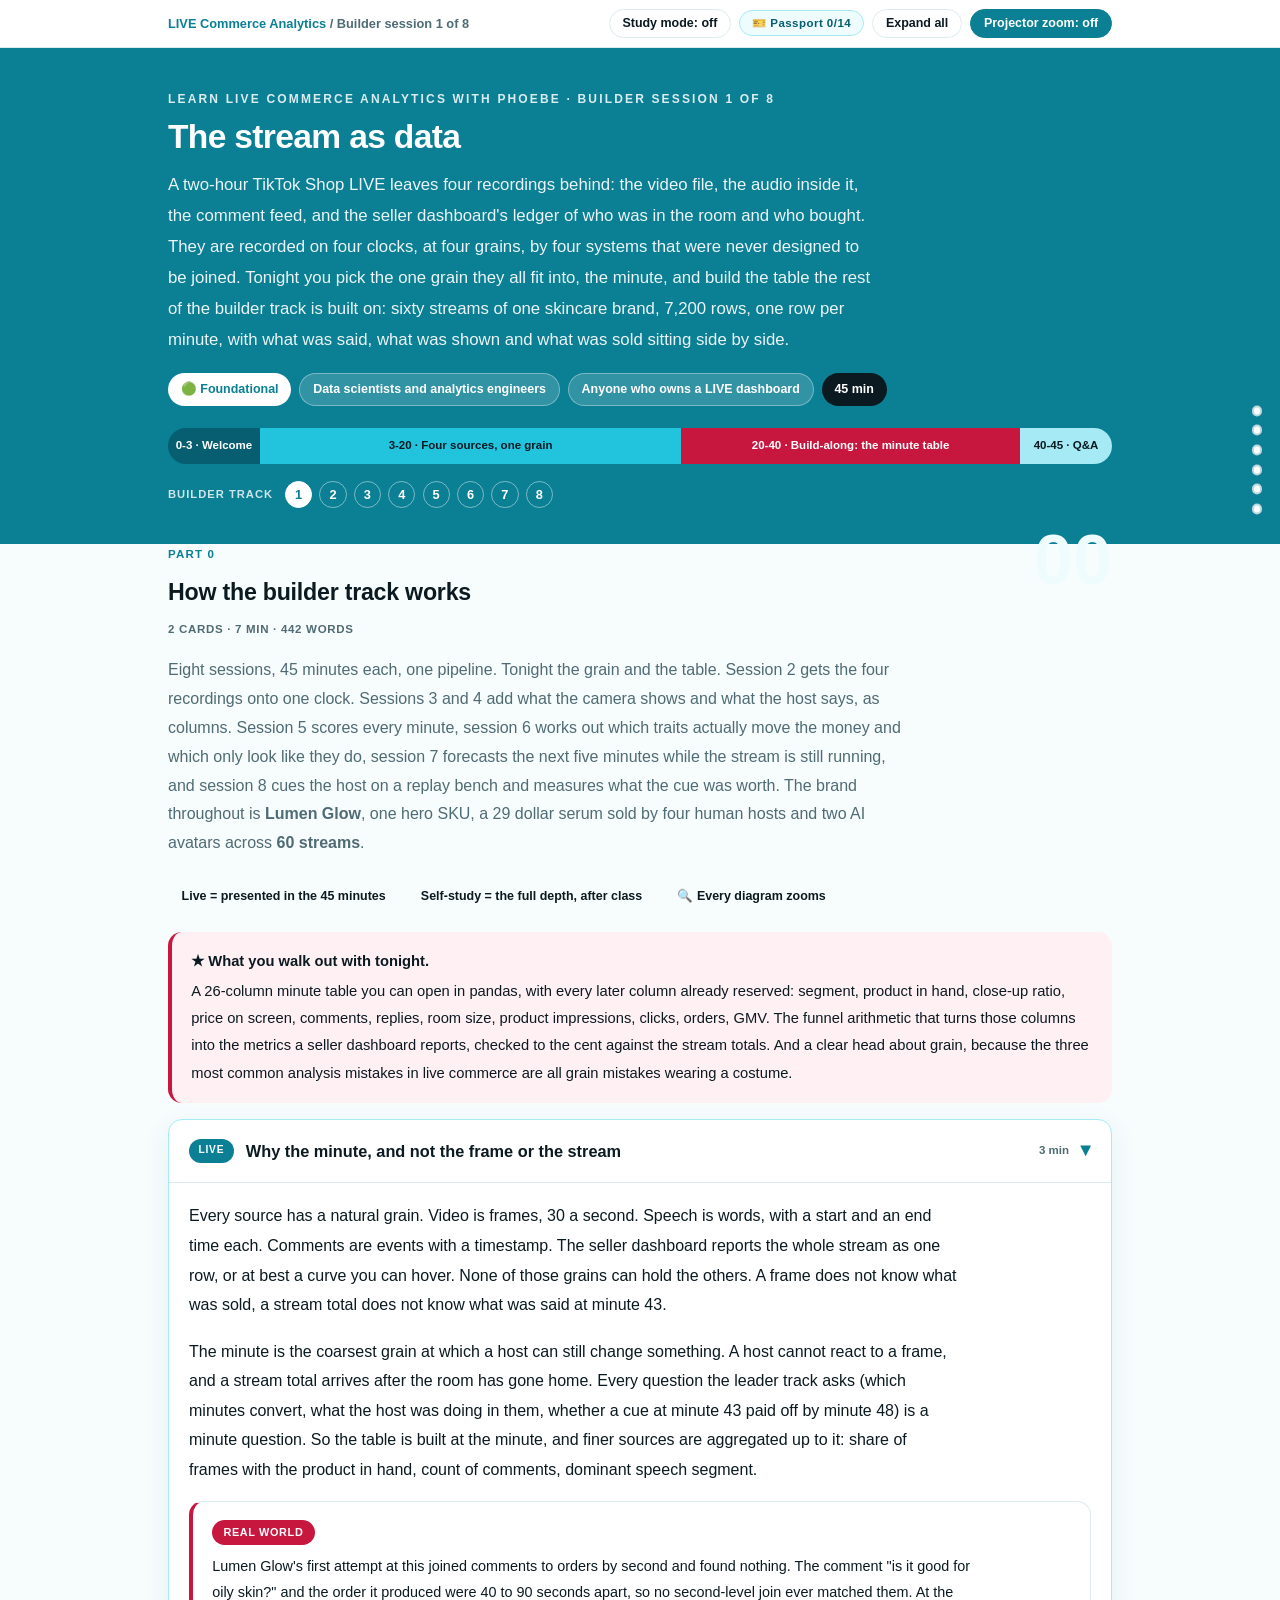
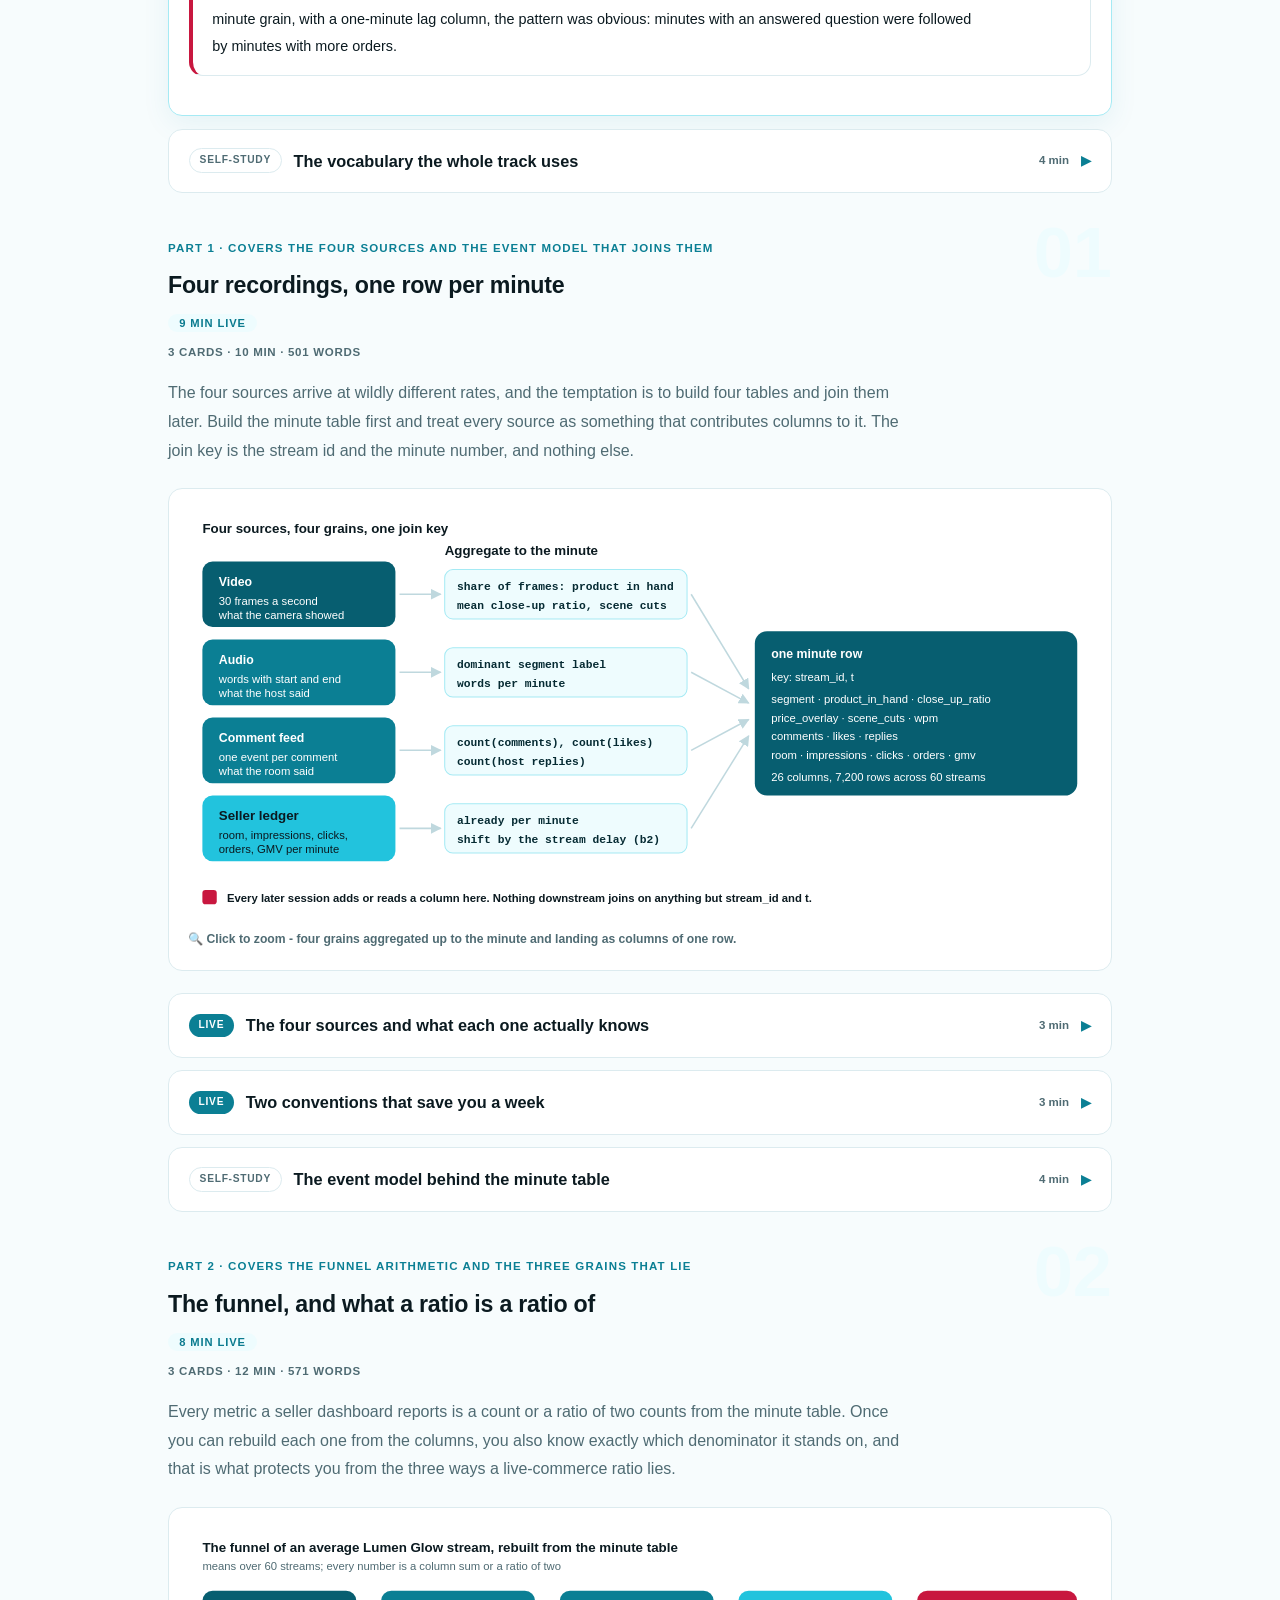
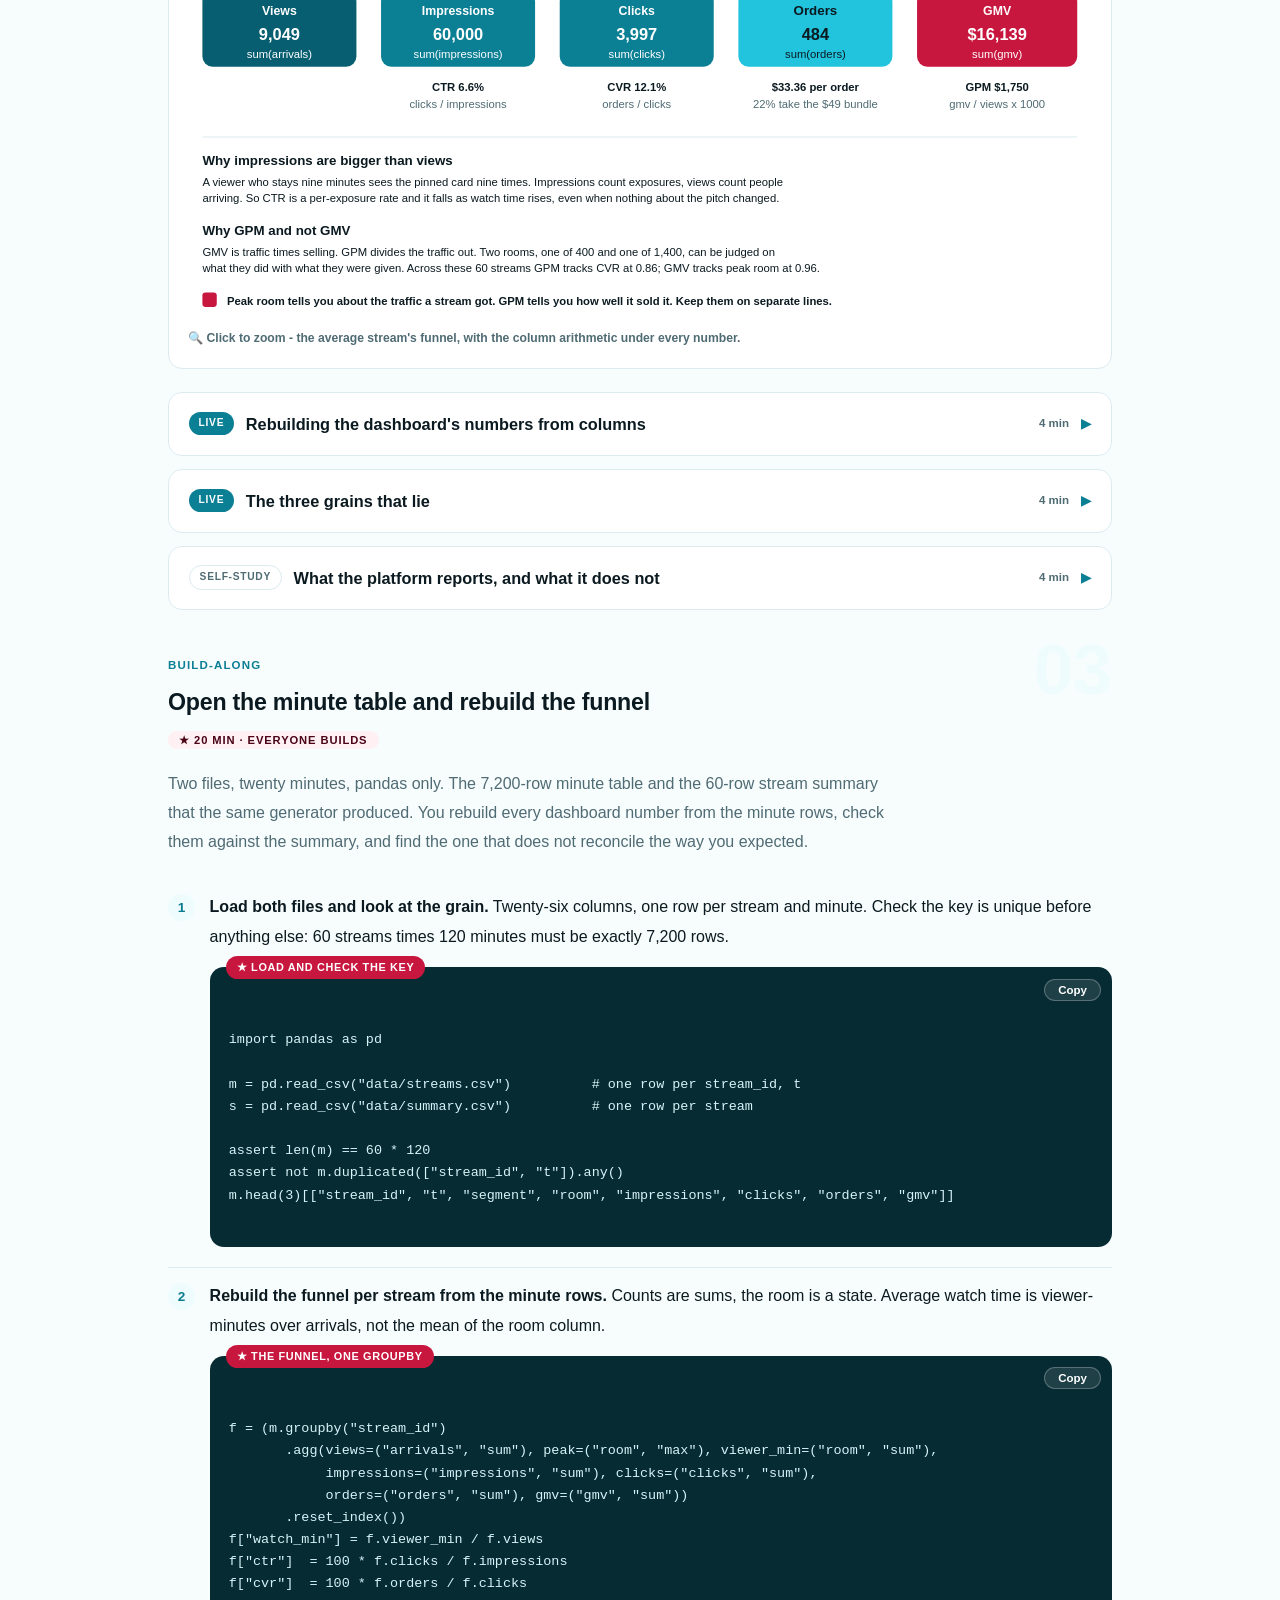
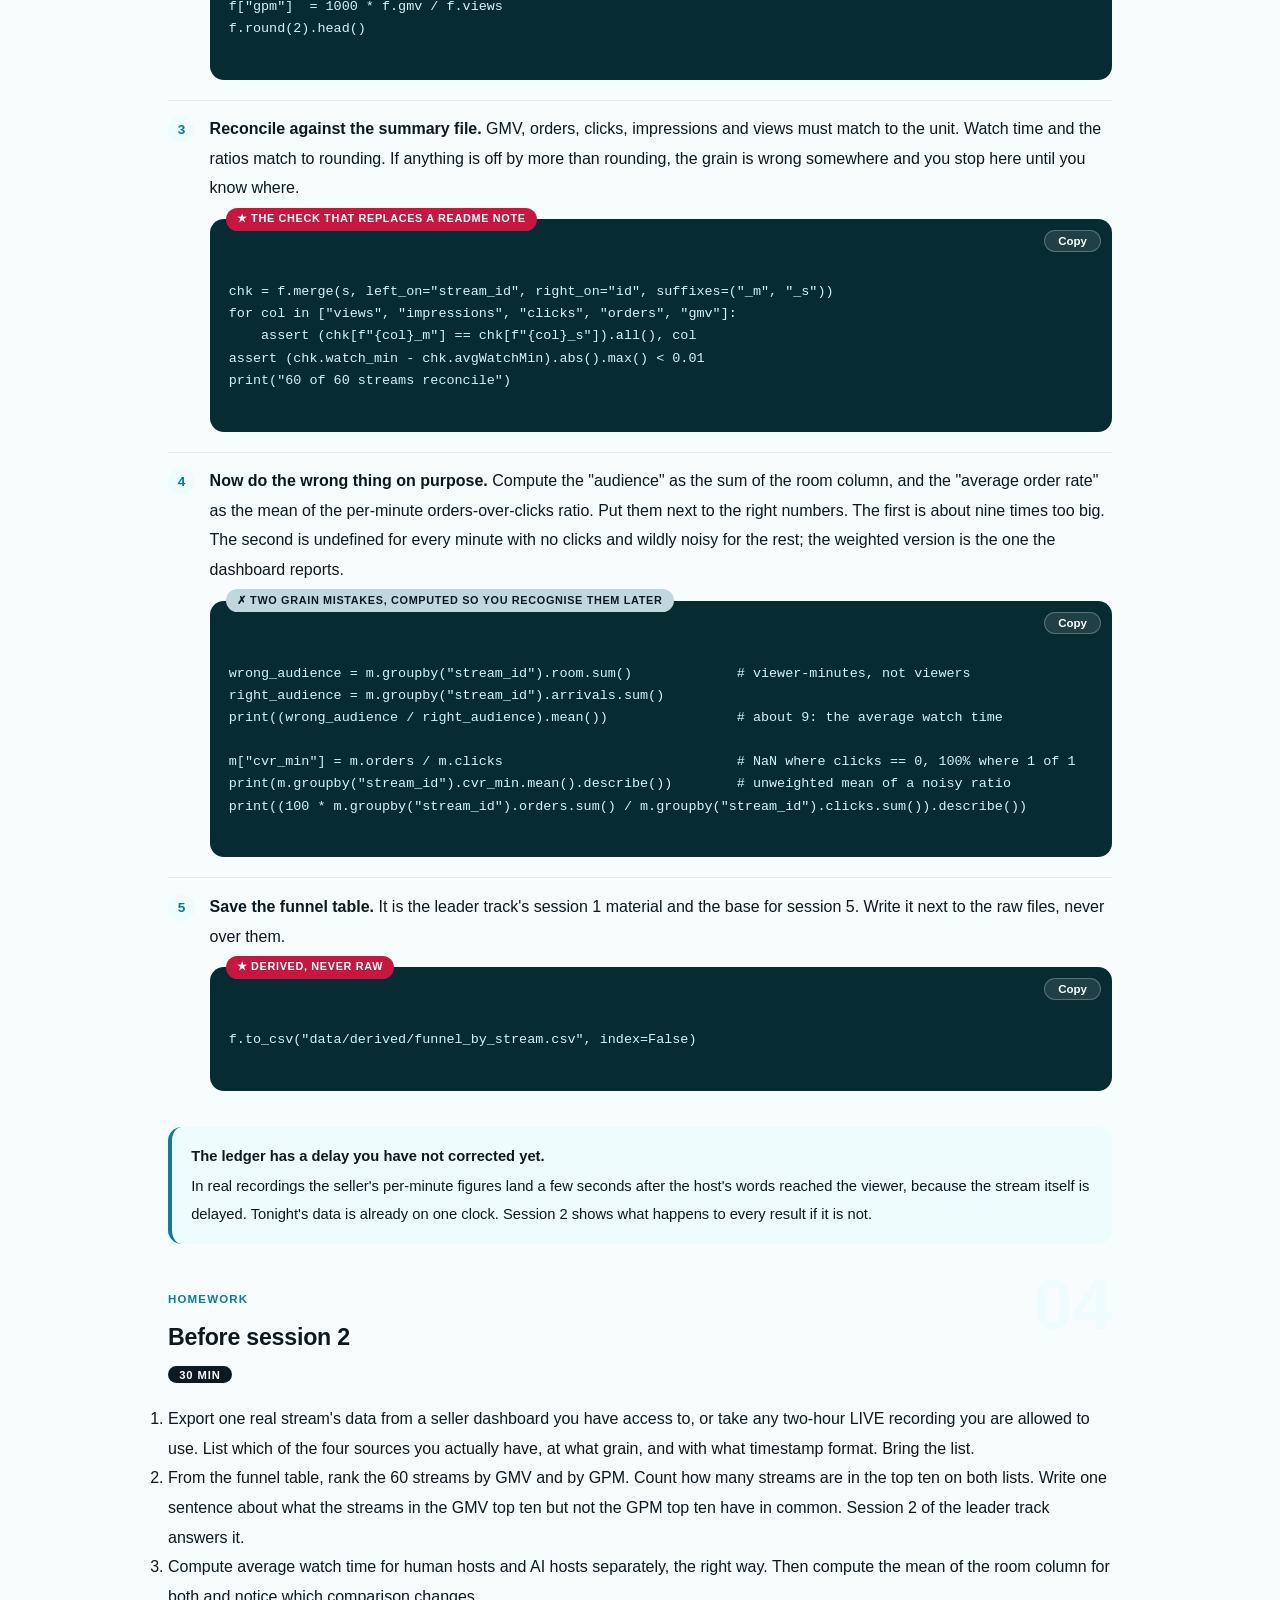
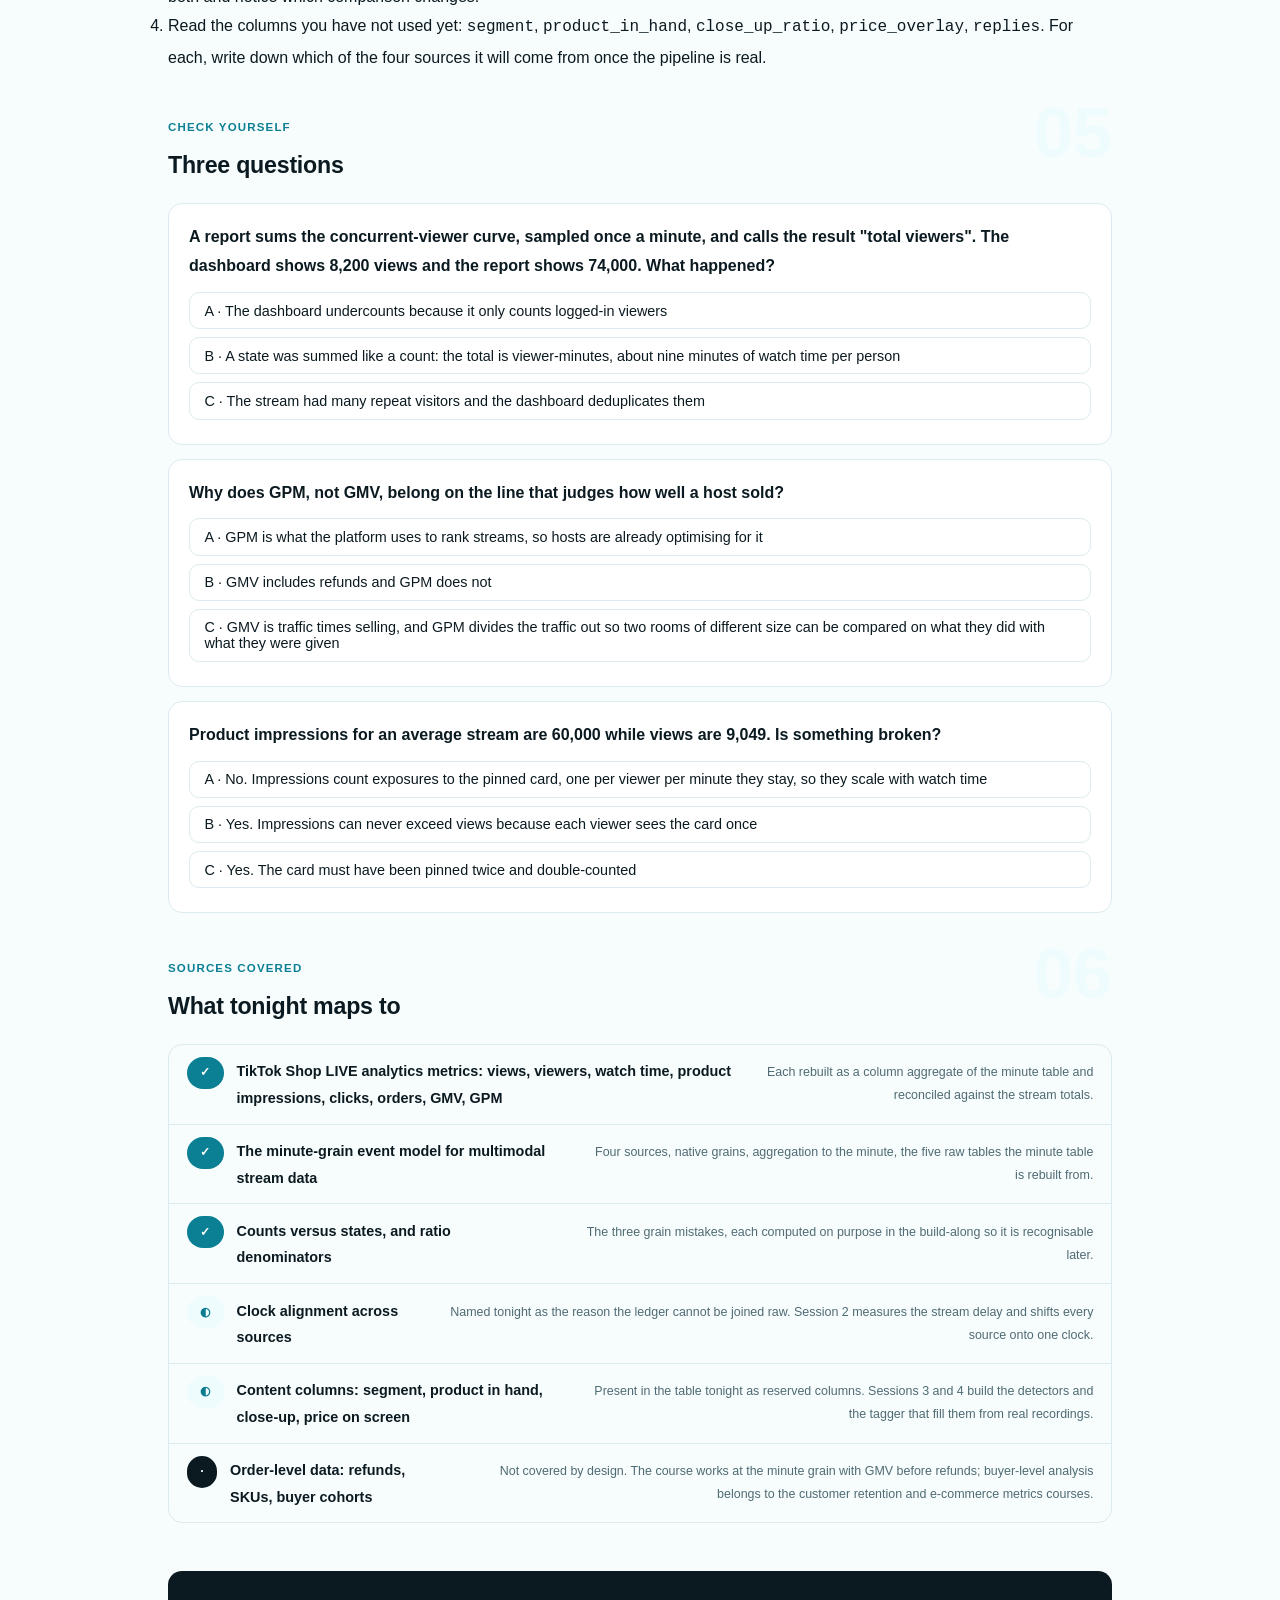
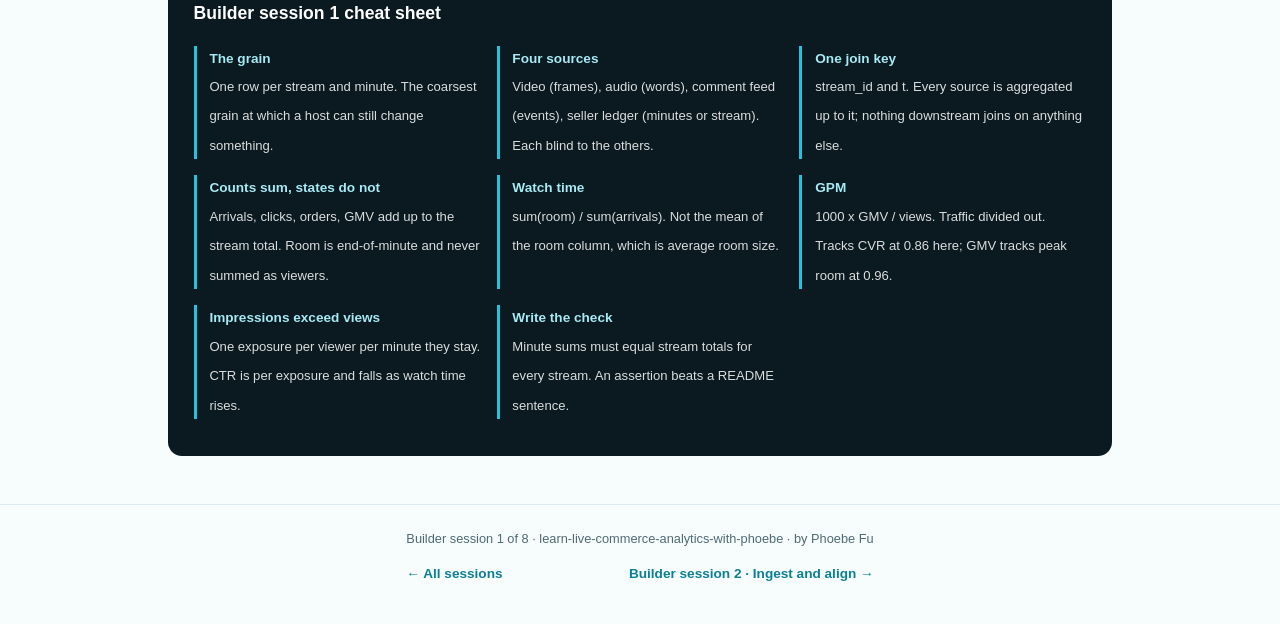
<file: courses/b1-stream-as-data.html>
<!DOCTYPE html>
<html lang="en">
<head>
<meta charset="UTF-8">
<meta name="viewport" content="width=device-width, initial-scale=1.0">
<!-- social:start -->
<meta name="description" content="Builder session 1 of 8. Four recordings of one LIVE stream - video, transcript, comment feed, sales ledger - become one row per minute. The grain, the event model and the metric definitions every later session inherits.">
<meta property="og:type" content="article">
<meta property="og:site_name" content="Learn with Phoebe">
<meta property="og:title" content="The stream as data - learn live commerce analytics with phoebe">
<meta property="og:description" content="Builder session 1 of 8. A two-hour LIVE is four recordings on four clocks. Pick the minute as the grain and every one of them fits in one row.">
<meta property="og:url" content="https://phoebefu6.github.io/learn-live-commerce-analytics-with-phoebe/courses/b1-stream-as-data.html">
<meta property="og:image" content="https://phoebefu6.github.io/learn-live-commerce-analytics-with-phoebe/assets/og-cover.png">
<meta property="og:image:width" content="1200">
<meta property="og:image:height" content="630">
<meta name="twitter:card" content="summary_large_image">
<meta name="twitter:title" content="The stream as data - learn live commerce analytics with phoebe">
<meta name="twitter:description" content="60 streams, 7,200 minutes, 26 columns. The table the rest of the builder track is built on, and the three grains that lie.">
<meta name="twitter:image" content="https://phoebefu6.github.io/learn-live-commerce-analytics-with-phoebe/assets/og-cover.png">
<!-- social:end -->
<title>Builder session 1 · The stream as data - learn live commerce analytics with phoebe</title>
<link rel="stylesheet" href="../assets/style.css?v=7">
</head>
<body>

<div class="toolbar">
  <div class="wrap">
    <span class="crumb"><a href="../index.html">LIVE Commerce Analytics</a> / Builder session 1 of 8</span>
    <button class="btn" id="toggle-all" type="button">Expand all</button>
    <button class="btn primary" id="zoom-toggle" type="button">Projector zoom: off</button>
  </div>
</div>

<header class="masthead">
  <div class="wrap">
    <div class="eyebrow">Learn LIVE Commerce Analytics with Phoebe · Builder session 1 of 8</div>
    <h1>The stream <span class="accent">as data</span></h1>
    <p class="sub">A two-hour TikTok Shop LIVE leaves four recordings behind: the video file, the audio inside it, the comment feed, and the seller dashboard's ledger of who was in the room and who bought. They are recorded on four clocks, at four grains, by four systems that were never designed to be joined. Tonight you pick the one grain they all fit into, the minute, and build the table the rest of the builder track is built on: sixty streams of one skincare brand, 7,200 rows, one row per minute, with what was said, what was shown and what was sold sitting side by side.</p>
    <div class="chip-row">
      <span class="chip level">🟢 Foundational</span>
      <span class="chip audience">Data scientists and analytics engineers</span>
      <span class="chip audience">Anyone who owns a LIVE dashboard</span>
      <span class="chip time">45 min</span>
    </div>
    <div class="agenda">
      <span class="a1" style="flex:1">0-3 · Welcome</span>
      <span class="a2" style="flex:5">3-20 · Four sources, one grain</span>
      <span class="a3" style="flex:4">20-40 · Build-along: the minute table</span>
      <span class="a4" style="flex:1">40-45 · Q&amp;A</span>
    </div>
  </div>
</header>

<main class="wrap">

  <!-- ============ INTRO ============ -->
  <section class="section" id="intro">
    <div class="section-kicker">
      <span class="klabel">Part 0</span>
      <h2>How the builder track works</h2>
    </div>
    <p class="lede">Eight sessions, 45 minutes each, one pipeline. Tonight the grain and the table. Session 2 gets the four recordings onto one clock. Sessions 3 and 4 add what the camera shows and what the host says, as columns. Session 5 scores every minute, session 6 works out which traits actually move the money and which only look like they do, session 7 forecasts the next five minutes while the stream is still running, and session 8 cues the host on a replay bench and measures what the cue was worth. The brand throughout is <strong>Lumen Glow</strong>, one hero SKU, a 29 dollar serum sold by four human hosts and two AI avatars across <strong>60 streams</strong>.</p>

    <div class="legend">
      <span class="pill">Live = presented in the 45 minutes</span>
      <span class="pill">Self-study = the full depth, after class</span>
      <span class="pill">🔍 Every diagram zooms</span>
    </div>

    <div class="callout win">
      <p><strong>★ What you walk out with tonight.</strong> A 26-column minute table you can open in pandas, with every later column already reserved: segment, product in hand, close-up ratio, price on screen, comments, replies, room size, product impressions, clicks, orders, GMV. The funnel arithmetic that turns those columns into the metrics a seller dashboard reports, checked to the cent against the stream totals. And a clear head about grain, because the three most common analysis mistakes in live commerce are all grain mistakes wearing a costume.</p>
    </div>

    <details class="card" open>
      <summary><span class="mode live">Live</span>Why the minute, and not the frame or the stream<span class="mini">3 min</span><span class="caret">▶</span></summary>
      <div class="body">
        <p>Every source has a natural grain. Video is frames, 30 a second. Speech is words, with a start and an end time each. Comments are events with a timestamp. The seller dashboard reports the whole stream as one row, or at best a curve you can hover. None of those grains can hold the others. A frame does not know what was sold, a stream total does not know what was said at minute 43.</p>
        <p>The minute is the coarsest grain at which a host can still change something. A host cannot react to a frame, and a stream total arrives after the room has gone home. Every question the leader track asks (which minutes convert, what the host was doing in them, whether a cue at minute 43 paid off by minute 48) is a minute question. So the table is built at the minute, and finer sources are aggregated up to it: share of frames with the product in hand, count of comments, dominant speech segment.</p>
        <div class="callout example">
          <span class="ex-pill">Real world</span>
          <p>Lumen Glow's first attempt at this joined comments to orders by second and found nothing. The comment "is it good for oily skin?" and the order it produced were 40 to 90 seconds apart, so no second-level join ever matched them. At the minute grain, with a one-minute lag column, the pattern was obvious: minutes with an answered question were followed by minutes with more orders.</p>
        </div>
      </div>
    </details>

    <details class="card">
      <summary><span class="mode self">Self-study</span>The vocabulary the whole track uses<span class="mini">4 min</span><span class="caret">▶</span></summary>
      <div class="body">
        <ul>
          <li><strong>Room</strong> - the number of viewers watching at a given minute. Also called concurrent viewers. Rises with arrivals, falls with leavers.</li>
          <li><strong>Views</strong> - the count of entries into the stream. One person leaving and coming back is two views. TikTok Shop reports <strong>Viewers</strong> (unique people) beside it, plus <strong>Peak Concurrent Viewers</strong> and <strong>Average Concurrent Viewers</strong>.</li>
          <li><strong>Product impressions</strong> - how many times the pinned product card was shown. Roughly the room times the share of viewers who see the card each minute.</li>
          <li><strong>Product clicks and CTR</strong> - taps on the product card, and clicks divided by impressions.</li>
          <li><strong>Orders and click-to-order rate</strong> - purchases, and orders divided by clicks. TikTok Shop's analytics call the rate <strong>CTOR</strong>; the course's tables write CVR, the same number.</li>
          <li><strong>GMV</strong> - gross merchandise value, the sum of order values before refunds.</li>
          <li><strong>GPM</strong> - GMV per thousand views, <strong>Watch GPM</strong> in TikTok Shop's LIVE analytics. The one number that lets a small room and a large room be compared on how well they sold.</li>
          <li><strong>Segment</strong> - what the host is doing in a minute, as a tagger would label it from the transcript: hook, product build, demo, price, CTA, urgency, Q&amp;A, filler, dead air. Session 4 builds the tagger; tonight it is a column.</li>
        </ul>
      </div>
    </details>
  </section>

  <!-- ============ PART 1 ============ -->
  <section class="section" id="part-1">
    <div class="section-kicker">
      <span class="klabel">Part 1 · covers the four sources and the event model that joins them</span>
      <h2>Four recordings, one row per minute</h2>
      <span class="tag concept">9 min live</span>
    </div>
    <p class="lede">The four sources arrive at wildly different rates, and the temptation is to build four tables and join them later. Build the minute table first and treat every source as something that contributes columns to it. The join key is the stream id and the minute number, and nothing else.</p>

    <figure class="zoomable">
      <svg viewBox="0 0 880 400" xmlns="http://www.w3.org/2000/svg" role="img" aria-label="Four source lanes on the left - video at 30 frames a second, audio as timestamped words, comments as timestamped events, and the seller ledger per minute - each aggregated to the minute and landing as columns in one minute row on the right, keyed by stream id and minute.">
        <style>
          .b1aHd { font: 800 13px Inter, sans-serif; fill: #0B1A20; }
          .b1aT { font: 800 12px Inter, sans-serif; fill: #fff; }
          .b1aB { font: 400 11px Inter, sans-serif; fill: #0B1A20; }
          .b1aM { font: 400 11px Inter, sans-serif; fill: #4F6B73; }
          .b1aQ { font: 600 11px "SFMono-Regular", Menlo, monospace; fill: #062B33; }
          .b1aN { font: 700 11px Inter, sans-serif; fill: #0B1A20; }
        </style>
        <defs>
          <marker id="b1aAr" viewBox="0 0 10 10" refX="9" refY="5" markerWidth="7" markerHeight="7" orient="auto">
            <path d="M0,0 L10,5 L0,10 z" fill="#BFD8DE"></path>
          </marker>
        </defs>

        <text class="b1aHd" x="14" y="24">Four sources, four grains, one join key</text>

        <rect x="14" y="52" width="188" height="64" rx="10" fill="#075E70"></rect>
        <text class="b1aT" x="30" y="76">Video</text>
        <text class="b1aB" x="30" y="94" style="fill:#fff">30 frames a second</text>
        <text class="b1aB" x="30" y="108" style="fill:#fff">what the camera showed</text>

        <rect x="14" y="128" width="188" height="64" rx="10" fill="#0B7F94"></rect>
        <text class="b1aT" x="30" y="152">Audio</text>
        <text class="b1aB" x="30" y="170" style="fill:#fff">words with start and end</text>
        <text class="b1aB" x="30" y="184" style="fill:#fff">what the host said</text>

        <rect x="14" y="204" width="188" height="64" rx="10" fill="#0B7F94"></rect>
        <text class="b1aT" x="30" y="228">Comment feed</text>
        <text class="b1aB" x="30" y="246" style="fill:#fff">one event per comment</text>
        <text class="b1aB" x="30" y="260" style="fill:#fff">what the room said</text>

        <rect x="14" y="280" width="188" height="64" rx="10" fill="#22C3DD"></rect>
        <text class="b1aHd" x="30" y="304">Seller ledger</text>
        <text class="b1aB" x="30" y="322">room, impressions, clicks,</text>
        <text class="b1aB" x="30" y="336">orders, GMV per minute</text>

        <text class="b1aHd" x="250" y="46">Aggregate to the minute</text>
        <rect x="250" y="60" width="236" height="48" rx="8" fill="#EEFCFE" stroke="#A5EAF4"></rect>
        <text class="b1aQ" x="262" y="80">share of frames: product in hand</text>
        <text class="b1aQ" x="262" y="98">mean close-up ratio, scene cuts</text>
        <rect x="250" y="136" width="236" height="48" rx="8" fill="#EEFCFE" stroke="#A5EAF4"></rect>
        <text class="b1aQ" x="262" y="156">dominant segment label</text>
        <text class="b1aQ" x="262" y="174">words per minute</text>
        <rect x="250" y="212" width="236" height="48" rx="8" fill="#EEFCFE" stroke="#A5EAF4"></rect>
        <text class="b1aQ" x="262" y="232">count(comments), count(likes)</text>
        <text class="b1aQ" x="262" y="250">count(host replies)</text>
        <rect x="250" y="288" width="236" height="48" rx="8" fill="#EEFCFE" stroke="#A5EAF4"></rect>
        <text class="b1aQ" x="262" y="308">already per minute</text>
        <text class="b1aQ" x="262" y="326">shift by the stream delay (b2)</text>

        <line x1="206" y1="84" x2="246" y2="84" stroke="#BFD8DE" stroke-width="1.5" marker-end="url(#b1aAr)"></line>
        <line x1="206" y1="160" x2="246" y2="160" stroke="#BFD8DE" stroke-width="1.5" marker-end="url(#b1aAr)"></line>
        <line x1="206" y1="236" x2="246" y2="236" stroke="#BFD8DE" stroke-width="1.5" marker-end="url(#b1aAr)"></line>
        <line x1="206" y1="312" x2="246" y2="312" stroke="#BFD8DE" stroke-width="1.5" marker-end="url(#b1aAr)"></line>

        <line x1="490" y1="84" x2="546" y2="176" stroke="#BFD8DE" stroke-width="1.5" marker-end="url(#b1aAr)"></line>
        <line x1="490" y1="160" x2="546" y2="190" stroke="#BFD8DE" stroke-width="1.5" marker-end="url(#b1aAr)"></line>
        <line x1="490" y1="236" x2="546" y2="206" stroke="#BFD8DE" stroke-width="1.5" marker-end="url(#b1aAr)"></line>
        <line x1="490" y1="312" x2="546" y2="222" stroke="#BFD8DE" stroke-width="1.5" marker-end="url(#b1aAr)"></line>

        <rect x="552" y="120" width="314" height="160" rx="12" fill="#075E70"></rect>
        <text class="b1aT" x="568" y="146">one minute row</text>
        <text class="b1aB" x="568" y="168" style="fill:#fff">key: stream_id, t</text>
        <text class="b1aB" x="568" y="190" style="fill:#fff">segment · product_in_hand · close_up_ratio</text>
        <text class="b1aB" x="568" y="208" style="fill:#fff">price_overlay · scene_cuts · wpm</text>
        <text class="b1aB" x="568" y="226" style="fill:#fff">comments · likes · replies</text>
        <text class="b1aB" x="568" y="244" style="fill:#fff">room · impressions · clicks · orders · gmv</text>
        <text class="b1aB" x="568" y="266" style="fill:#fff">26 columns, 7,200 rows across 60 streams</text>

        <rect x="14" y="372" width="14" height="14" rx="3" fill="#C8173F"></rect>
        <text class="b1aN" x="38" y="384">Every later session adds or reads a column here. Nothing downstream joins on anything but stream_id and t.</text>
      </svg>
      <figcaption>🔍 Click to zoom - four grains aggregated up to the minute and landing as columns of one row.</figcaption>
    </figure>

    <details class="card">
      <summary><span class="mode live">Live</span>The four sources and what each one actually knows<span class="mini">3 min</span><span class="caret">▶</span></summary>
      <div class="body">
        <p>Each source answers one question and is nearly blind to the others. Knowing the blind spots is what stops you asking a source for something it never recorded.</p>
        <table class="clean">
          <thead>
            <tr><th>Source</th><th>Knows</th><th>Blind to</th><th>Native grain</th></tr>
          </thead>
          <tbody>
            <tr><td>Video file</td><td>What was in frame: the host, the product, a price card, a cut</td><td>Who was watching and what they did</td><td>Frame</td></tr>
            <tr><td>Audio track</td><td>What was said, when, how fast</td><td>Whether anyone heard it or believed it</td><td>Word</td></tr>
            <tr><td>Comment feed</td><td>What the room said back, and how much of it the host answered</td><td>The silent majority who never type</td><td>Event</td></tr>
            <tr><td>Seller ledger</td><td>Room size, product impressions, clicks, orders, GMV</td><td>Why. It has no idea what the host was doing</td><td>Minute, or stream</td></tr>
          </tbody>
        </table>
        <p>The whole course is the fourth row's blind spot filled in by the first three. The ledger says minute 43 sold 19 units. The other three say the host was holding the serum up to the camera, had just said the price, and was answering a question about oily skin. Neither half is analysis on its own.</p>
      </div>
    </details>

    <details class="card">
      <summary><span class="mode live">Live</span>Two conventions that save you a week<span class="mini">3 min</span><span class="caret">▶</span></summary>
      <div class="body">
        <p><strong>Minute t is the interval [t-1, t) from the start of the stream</strong>, indexed from 1. Not from the top of the wall-clock hour, not from when the recording started. Every source is shifted to this clock in session 2, and once it is, "minute 43" means the same thing in every column.</p>
        <p><strong>Counts are sums, states are end-of-minute.</strong> Arrivals, comments, clicks, orders and GMV are what happened during the minute, so they add up: summing a stream's minute rows must give the stream total exactly, and tonight's demo checks that it does. Room size is a state, so it is the value at the end of the minute and it does not add up to anything. Mixing the two is the first grain mistake, and it produces "average room" numbers that are quietly wrong.</p>
        <div class="callout tip">
          <p><strong>Write the check, not the note.</strong> A one-line assertion that the minute GMV sums to the stream GMV for every stream is worth more than a paragraph in the README saying it should. It ran on tonight's data and passed for 60 of 60.</p>
        </div>
      </div>
    </details>

    <details class="card">
      <summary><span class="mode self">Self-study</span>The event model behind the minute table<span class="mini">4 min</span><span class="caret">▶</span></summary>
      <div class="body">
        <p>The minute table is a derived table. Underneath it, when you have real recordings, sit five raw tables that you keep and never edit:</p>
        <ul>
          <li><code>streams</code> - one row per stream: id, host, host type, start time, weekday, whether it opened with a giveaway, the platform's stream id.</li>
          <li><code>frames</code> - one row per sampled frame (1 per second is plenty): stream, offset seconds, then detector outputs as columns. Session 3 fills it.</li>
          <li><code>words</code> - one row per transcribed word: stream, start, end, text, confidence. Session 4 fills it and tags segments from it.</li>
          <li><code>comments</code> - one row per comment or like event: stream, offset, author hash, text, whether the host replied to it.</li>
          <li><code>ledger</code> - the seller dashboard export at whatever grain it gives you, with its own timestamps untouched.</li>
        </ul>
        <p>The minute table is rebuilt from these every time a detector or tagger improves. That is the point of keeping them: an analysis you cannot rebuild from raw is an analysis you cannot correct.</p>
      </div>
    </details>
  </section>

  <!-- ============ PART 2 ============ -->
  <section class="section" id="part-2">
    <div class="section-kicker">
      <span class="klabel">Part 2 · covers the funnel arithmetic and the three grains that lie</span>
      <h2>The funnel, and what a ratio is a ratio of</h2>
      <span class="tag concept">8 min live</span>
    </div>
    <p class="lede">Every metric a seller dashboard reports is a count or a ratio of two counts from the minute table. Once you can rebuild each one from the columns, you also know exactly which denominator it stands on, and that is what protects you from the three ways a live-commerce ratio lies.</p>

    <figure class="zoomable">
      <svg viewBox="0 0 880 380" xmlns="http://www.w3.org/2000/svg" role="img" aria-label="The LIVE funnel for an average Lumen Glow stream: 9,049 views into the room, 60,000 product impressions, 3,997 clicks at a 6.6 percent click rate, 484 orders at a 12.1 percent click-to-order rate, 16,139 dollars of GMV, and GPM of 1,750 dollars per thousand views. Impressions exceed views because the card is shown every minute a viewer stays.">
        <style>
          .b1bHd { font: 800 13px Inter, sans-serif; fill: #0B1A20; }
          .b1bT { font: 800 12px Inter, sans-serif; fill: #fff; }
          .b1bV { font: 800 16px Inter, sans-serif; fill: #fff; }
          .b1bB { font: 400 11px Inter, sans-serif; fill: #0B1A20; }
          .b1bM { font: 400 11px Inter, sans-serif; fill: #4F6B73; }
          .b1bR { font: 700 11px Inter, sans-serif; fill: #C8173F; }
          .b1bN { font: 700 11px Inter, sans-serif; fill: #0B1A20; }
        </style>
        <text class="b1bHd" x="14" y="24">The funnel of an average Lumen Glow stream, rebuilt from the minute table</text>
        <text class="b1bM" x="14" y="42">means over 60 streams; every number is a column sum or a ratio of two</text>

        <rect x="14" y="62" width="150" height="74" rx="10" fill="#075E70"></rect>
        <text class="b1bT" x="89" y="86" text-anchor="middle">Views</text>
        <text class="b1bV" x="89" y="110" text-anchor="middle">9,049</text>
        <text class="b1bB" x="89" y="128" text-anchor="middle" style="fill:#fff">sum(arrivals)</text>

        <rect x="188" y="62" width="150" height="74" rx="10" fill="#0B7F94"></rect>
        <text class="b1bT" x="263" y="86" text-anchor="middle">Impressions</text>
        <text class="b1bV" x="263" y="110" text-anchor="middle">60,000</text>
        <text class="b1bB" x="263" y="128" text-anchor="middle" style="fill:#fff">sum(impressions)</text>

        <rect x="362" y="62" width="150" height="74" rx="10" fill="#0B7F94"></rect>
        <text class="b1bT" x="437" y="86" text-anchor="middle">Clicks</text>
        <text class="b1bV" x="437" y="110" text-anchor="middle">3,997</text>
        <text class="b1bB" x="437" y="128" text-anchor="middle" style="fill:#fff">sum(clicks)</text>

        <rect x="536" y="62" width="150" height="74" rx="10" fill="#22C3DD"></rect>
        <text class="b1bHd" x="611" y="86" text-anchor="middle">Orders</text>
        <text class="b1bHd" x="611" y="110" text-anchor="middle" style="font-size:16px">484</text>
        <text class="b1bB" x="611" y="128" text-anchor="middle">sum(orders)</text>

        <rect x="710" y="62" width="156" height="74" rx="10" fill="#C8173F"></rect>
        <text class="b1bT" x="788" y="86" text-anchor="middle">GMV</text>
        <text class="b1bV" x="788" y="110" text-anchor="middle">$16,139</text>
        <text class="b1bB" x="788" y="128" text-anchor="middle" style="fill:#fff">sum(gmv)</text>

        <text class="b1bN" x="263" y="160" text-anchor="middle">CTR 6.6%</text>
        <text class="b1bM" x="263" y="176" text-anchor="middle">clicks / impressions</text>
        <text class="b1bN" x="437" y="160" text-anchor="middle">CVR 12.1%</text>
        <text class="b1bM" x="437" y="176" text-anchor="middle">orders / clicks</text>
        <text class="b1bN" x="611" y="160" text-anchor="middle">$33.36 per order</text>
        <text class="b1bM" x="611" y="176" text-anchor="middle">22% take the $49 bundle</text>
        <text class="b1bN" x="788" y="160" text-anchor="middle">GPM $1,750</text>
        <text class="b1bM" x="788" y="176" text-anchor="middle">gmv / views x 1000</text>

        <rect x="14" y="204" width="852" height="1" fill="#DCEBEF"></rect>

        <text class="b1bHd" x="14" y="232">Why impressions are bigger than views</text>
        <text class="b1bB" x="14" y="252">A viewer who stays nine minutes sees the pinned card nine times. Impressions count exposures, views count people</text>
        <text class="b1bB" x="14" y="268">arriving. So CTR is a per-exposure rate and it falls as watch time rises, even when nothing about the pitch changed.</text>

        <text class="b1bHd" x="14" y="300">Why GPM and not GMV</text>
        <text class="b1bB" x="14" y="320">GMV is traffic times selling. GPM divides the traffic out. Two rooms, one of 400 and one of 1,400, can be judged on</text>
        <text class="b1bB" x="14" y="336">what they did with what they were given. Across these 60 streams GPM tracks CVR at 0.86; GMV tracks peak room at 0.96.</text>

        <rect x="14" y="356" width="14" height="14" rx="3" fill="#C8173F"></rect>
        <text class="b1bN" x="38" y="368">Peak room tells you about the traffic a stream got. GPM tells you how well it sold it. Keep them on separate lines.</text>
      </svg>
      <figcaption>🔍 Click to zoom - the average stream's funnel, with the column arithmetic under every number.</figcaption>
    </figure>

    <details class="card">
      <summary><span class="mode live">Live</span>Rebuilding the dashboard's numbers from columns<span class="mini">4 min</span><span class="caret">▶</span></summary>
      <div class="body">
        <p>The seller dashboard reports these per stream. Every one of them is a one-line aggregate of the minute table, which means you can recompute them, compare, and find out where your export and the platform disagree before you build anything on top.</p>
        <table class="clean">
          <thead>
            <tr><th>Dashboard number</th><th>From the minute table</th><th>Kind</th></tr>
          </thead>
          <tbody>
            <tr><td>Views</td><td><code>sum(arrivals)</code></td><td>Count</td></tr>
            <tr><td>Peak viewers</td><td><code>max(room)</code></td><td>State</td></tr>
            <tr><td>Average watch time</td><td><code>sum(room) / sum(arrivals)</code> minutes</td><td>Ratio of viewer-minutes to people</td></tr>
            <tr><td>Product impressions</td><td><code>sum(impressions)</code></td><td>Count</td></tr>
            <tr><td>Product clicks, CTR</td><td><code>sum(clicks)</code>, <code>/ sum(impressions)</code></td><td>Count, ratio</td></tr>
            <tr><td>Orders, click-to-order rate (CTOR)</td><td><code>sum(orders)</code>, <code>/ sum(clicks)</code></td><td>Count, ratio</td></tr>
            <tr><td>GMV</td><td><code>sum(gmv)</code></td><td>Count, in dollars</td></tr>
            <tr><td>Watch GPM</td><td><code>1000 * sum(gmv) / sum(arrivals)</code></td><td>Ratio</td></tr>
          </tbody>
        </table>
        <p>Average watch time is the one people get wrong. It is viewer-minutes divided by viewers, which is the sum of the room column divided by the sum of arrivals. Averaging the room column gives you the average room size, a different number with a different meaning.</p>
      </div>
    </details>

    <details class="card">
      <summary><span class="mode live">Live</span>The three grains that lie<span class="mini">4 min</span><span class="caret">▶</span></summary>
      <div class="body">
        <p>Three mistakes account for most wrong conclusions in this field, and each one is a ratio computed at the wrong grain.</p>
        <ul>
          <li><strong>The per-minute ratio on a small denominator.</strong> A minute with 3 clicks and 2 orders has a 67 percent order rate. It means nothing. Session 5 uses orders per thousand viewer-minutes, whose denominator is the room, and weights ratios by their denominators when averaging them.</li>
          <li><strong>The per-stream comparison that is really a traffic comparison.</strong> Stream A made 30,000 dollars and stream B made 12,000. If A had three times the room, B sold better. Comparing streams on GMV is comparing them on how much traffic the platform sent. Session 6 is entirely about this.</li>
          <li><strong>The state summed like a count.</strong> Adding up room sizes gives viewer-minutes, which is useful and is not "total viewers". Reporting it as viewers overstates the audience by a factor of the average watch time, which here is about nine.</li>
        </ul>
        <div class="callout example">
          <span class="ex-pill">Real world</span>
          <p>A brand-side report once claimed 74,000 viewers for a stream whose dashboard showed 8,200 views. Nobody had lied: somebody had summed the concurrent-viewer curve, which had been sampled every minute. Nine minutes of average watch time, nine times the audience. The deck went to a CFO before anyone checked the grain.</p>
        </div>
      </div>
    </details>

    <details class="card">
      <summary><span class="mode self">Self-study</span>What the platform reports, and what it does not<span class="mini">4 min</span><span class="caret">▶</span></summary>
      <div class="body">
        <p>TikTok Shop's LIVE analytics reports the stream-level figures in the table above under its own names (Views, Viewers, Peak Concurrent Viewers, Average Watch Duration, Product Impressions, Product Clicks, CTR, CTOR, GMV, Watch GPM, Items Sold), plus New Followers, Comments, Likes, Shares and a traffic-source split (Feed, Promoted, Follow). Its LIVE Diagnosis page reads the funnel in four stages: tap-through rate into the room, average viewing duration per view, CTR, then CTOR. One stage is missing from the minute table on purpose: tap-through rate needs the feed impressions of the LIVE card, which the platform holds and the recording never sees.</p>
        <p>It also offers per-product breakdowns. What it does not give you is the minute-by-minute ledger joined to the content. The room curve is visible but not trivially exportable, orders carry a timestamp in the order export, and nothing in the platform knows what the host was saying. That gap is why the pipeline exists.</p>
        <p>Where the platform's definitions and yours differ, yours must be documented and reconciled, not silently preferred. Two common gaps: the platform counts a view on entry while your recording starts a few seconds later, so the first minute is short; and the platform's GPM may be computed on a slightly different view count from the one you see. Neither matters for the analysis. Both matter the first time you put your number next to the platform's on a slide.</p>
      </div>
    </details>
  </section>

  <!-- ============ DEMO ============ -->
  <section class="section" id="demo-1">
    <div class="section-kicker">
      <span class="klabel">Build-along</span>
      <h2>Open the minute table and rebuild the funnel</h2>
      <span class="tag demo">★ 20 min · everyone builds</span>
    </div>
    <p class="lede">Two files, twenty minutes, pandas only. The 7,200-row minute table and the 60-row stream summary that the same generator produced. You rebuild every dashboard number from the minute rows, check them against the summary, and find the one that does not reconcile the way you expected.</p>

    <div class="steps">
      <div class="step">
        <p><strong>Load both files and look at the grain.</strong> Twenty-six columns, one row per stream and minute. Check the key is unique before anything else: 60 streams times 120 minutes must be exactly 7,200 rows.</p>
        <div class="prompt-box good">
          <span class="label">★ Load and check the key</span>
import pandas as pd

m = pd.read_csv("data/streams.csv")          # one row per stream_id, t
s = pd.read_csv("data/summary.csv")          # one row per stream

assert len(m) == 60 * 120
assert not m.duplicated(["stream_id", "t"]).any()
m.head(3)[["stream_id", "t", "segment", "room", "impressions", "clicks", "orders", "gmv"]]
        </div>
      </div>
      <div class="step">
        <p><strong>Rebuild the funnel per stream from the minute rows.</strong> Counts are sums, the room is a state. Average watch time is viewer-minutes over arrivals, not the mean of the room column.</p>
        <div class="prompt-box good">
          <span class="label">★ The funnel, one groupby</span>
f = (m.groupby("stream_id")
       .agg(views=("arrivals", "sum"), peak=("room", "max"), viewer_min=("room", "sum"),
            impressions=("impressions", "sum"), clicks=("clicks", "sum"),
            orders=("orders", "sum"), gmv=("gmv", "sum"))
       .reset_index())
f["watch_min"] = f.viewer_min / f.views
f["ctr"]  = 100 * f.clicks / f.impressions
f["cvr"]  = 100 * f.orders / f.clicks
f["gpm"]  = 1000 * f.gmv / f.views
f.round(2).head()
        </div>
      </div>
      <div class="step">
        <p><strong>Reconcile against the summary file.</strong> GMV, orders, clicks, impressions and views must match to the unit. Watch time and the ratios match to rounding. If anything is off by more than rounding, the grain is wrong somewhere and you stop here until you know where.</p>
        <div class="prompt-box good">
          <span class="label">★ The check that replaces a README note</span>
chk = f.merge(s, left_on="stream_id", right_on="id", suffixes=("_m", "_s"))
for col in ["views", "impressions", "clicks", "orders", "gmv"]:
    assert (chk[f"{col}_m"] == chk[f"{col}_s"]).all(), col
assert (chk.watch_min - chk.avgWatchMin).abs().max() &lt; 0.01
print("60 of 60 streams reconcile")
        </div>
      </div>
      <div class="step">
        <p><strong>Now do the wrong thing on purpose.</strong> Compute the "audience" as the sum of the room column, and the "average order rate" as the mean of the per-minute orders-over-clicks ratio. Put them next to the right numbers. The first is about nine times too big. The second is undefined for every minute with no clicks and wildly noisy for the rest; the weighted version is the one the dashboard reports.</p>
        <div class="prompt-box bad">
          <span class="label">✗ Two grain mistakes, computed so you recognise them later</span>
wrong_audience = m.groupby("stream_id").room.sum()             # viewer-minutes, not viewers
right_audience = m.groupby("stream_id").arrivals.sum()
print((wrong_audience / right_audience).mean())                # about 9: the average watch time

m["cvr_min"] = m.orders / m.clicks                             # NaN where clicks == 0, 100% where 1 of 1
print(m.groupby("stream_id").cvr_min.mean().describe())        # unweighted mean of a noisy ratio
print((100 * m.groupby("stream_id").orders.sum() / m.groupby("stream_id").clicks.sum()).describe())
        </div>
      </div>
      <div class="step">
        <p><strong>Save the funnel table.</strong> It is the leader track's session 1 material and the base for session 5. Write it next to the raw files, never over them.</p>
        <div class="prompt-box good">
          <span class="label">★ Derived, never raw</span>
f.to_csv("data/derived/funnel_by_stream.csv", index=False)
        </div>
      </div>
    </div>

    <div class="callout tip">
      <p><strong>The ledger has a delay you have not corrected yet.</strong> In real recordings the seller's per-minute figures land a few seconds after the host's words reached the viewer, because the stream itself is delayed. Tonight's data is already on one clock. Session 2 shows what happens to every result if it is not.</p>
    </div>
  </section>

  <!-- ============ HOMEWORK ============ -->
  <section class="section" id="exercise">
    <div class="section-kicker">
      <span class="klabel">Homework</span>
      <h2>Before session 2</h2>
      <span class="tag exercise">30 min</span>
    </div>
    <ol>
      <li>Export one real stream's data from a seller dashboard you have access to, or take any two-hour LIVE recording you are allowed to use. List which of the four sources you actually have, at what grain, and with what timestamp format. Bring the list.</li>
      <li>From the funnel table, rank the 60 streams by GMV and by GPM. Count how many streams are in the top ten on both lists. Write one sentence about what the streams in the GMV top ten but not the GPM top ten have in common. Session 2 of the leader track answers it.</li>
      <li>Compute average watch time for human hosts and AI hosts separately, the right way. Then compute the mean of the room column for both and notice which comparison changes.</li>
      <li>Read the columns you have not used yet: <code>segment</code>, <code>product_in_hand</code>, <code>close_up_ratio</code>, <code>price_overlay</code>, <code>replies</code>. For each, write down which of the four sources it will come from once the pipeline is real.</li>
    </ol>
  </section>

  <!-- ============ QUIZ ============ -->
  <section class="section" id="quiz">
    <div class="section-kicker">
      <span class="klabel">Check yourself</span>
      <h2>Three questions</h2>
    </div>

    <div class="quiz-q" data-answer="1">
      <p class="qtext">A report sums the concurrent-viewer curve, sampled once a minute, and calls the result "total viewers". The dashboard shows 8,200 views and the report shows 74,000. What happened?</p>
      <button class="qopt" type="button">A · The dashboard undercounts because it only counts logged-in viewers</button>
      <button class="qopt" type="button">B · A state was summed like a count: the total is viewer-minutes, about nine minutes of watch time per person</button>
      <button class="qopt" type="button">C · The stream had many repeat visitors and the dashboard deduplicates them</button>
      <p class="qwhy">Room size is a state, not an event. Adding it across minutes gives viewer-minutes, which divided by the true view count is the average watch time. Nine minutes, nine times the audience.</p>
    </div>

    <div class="quiz-q" data-answer="2">
      <p class="qtext">Why does GPM, not GMV, belong on the line that judges how well a host sold?</p>
      <button class="qopt" type="button">A · GPM is what the platform uses to rank streams, so hosts are already optimising for it</button>
      <button class="qopt" type="button">B · GMV includes refunds and GPM does not</button>
      <button class="qopt" type="button">C · GMV is traffic times selling, and GPM divides the traffic out so two rooms of different size can be compared on what they did with what they were given</button>
      <p class="qwhy">Across the 60 streams GMV tracks peak room at 0.96 and GPM tracks conversion at 0.86. The first number is mostly about what the platform sent; the second is mostly about the pitch.</p>
    </div>

    <div class="quiz-q" data-answer="0">
      <p class="qtext">Product impressions for an average stream are 60,000 while views are 9,049. Is something broken?</p>
      <button class="qopt" type="button">A · No. Impressions count exposures to the pinned card, one per viewer per minute they stay, so they scale with watch time</button>
      <button class="qopt" type="button">B · Yes. Impressions can never exceed views because each viewer sees the card once</button>
      <button class="qopt" type="button">C · Yes. The card must have been pinned twice and double-counted</button>
      <p class="qwhy">A viewer who stays nine minutes is shown the card about nine times. It also means CTR is a per-exposure rate that falls as watch time rises even when the pitch is unchanged, which is why session 5 uses a per-viewer-minute rate instead.</p>
    </div>

    <p class="quiz-score"></p>
  </section>

  <!-- ============ COVERAGE ============ -->
  <section class="section" id="official">
    <div class="section-kicker">
      <span class="klabel">Sources covered</span>
      <h2>What tonight maps to</h2>
    </div>
    <div class="covered">
      <div class="covered-row">
        <span class="status pill solid">✓</span>
        <span class="name">TikTok Shop LIVE analytics metrics: views, viewers, watch time, product impressions, clicks, orders, GMV, GPM</span>
        <span class="note">Each rebuilt as a column aggregate of the minute table and reconciled against the stream totals.</span>
      </div>
      <div class="covered-row">
        <span class="status pill solid">✓</span>
        <span class="name">The minute-grain event model for multimodal stream data</span>
        <span class="note">Four sources, native grains, aggregation to the minute, the five raw tables the minute table is rebuilt from.</span>
      </div>
      <div class="covered-row">
        <span class="status pill solid">✓</span>
        <span class="name">Counts versus states, and ratio denominators</span>
        <span class="note">The three grain mistakes, each computed on purpose in the build-along so it is recognisable later.</span>
      </div>
      <div class="covered-row">
        <span class="status pill light">◐</span>
        <span class="name">Clock alignment across sources</span>
        <span class="note">Named tonight as the reason the ledger cannot be joined raw. Session 2 measures the stream delay and shifts every source onto one clock.</span>
      </div>
      <div class="covered-row">
        <span class="status pill light">◐</span>
        <span class="name">Content columns: segment, product in hand, close-up, price on screen</span>
        <span class="note">Present in the table tonight as reserved columns. Sessions 3 and 4 build the detectors and the tagger that fill them from real recordings.</span>
      </div>
      <div class="covered-row">
        <span class="status pill inkpill">·</span>
        <span class="name">Order-level data: refunds, SKUs, buyer cohorts</span>
        <span class="note">Not covered by design. The course works at the minute grain with GMV before refunds; buyer-level analysis belongs to the customer retention and e-commerce metrics courses.</span>
      </div>
    </div>
  </section>

  <!-- ============ CHEAT SHEET ============ -->
  <section class="cheat" id="cheatsheet">
    <h3>Builder session 1 cheat sheet</h3>
    <div class="grid-2">
      <div class="cheat-item"><b>The grain</b><span>One row per stream and minute. The coarsest grain at which a host can still change something.</span></div>
      <div class="cheat-item"><b>Four sources</b><span>Video (frames), audio (words), comment feed (events), seller ledger (minutes or stream). Each blind to the others.</span></div>
      <div class="cheat-item"><b>One join key</b><span>stream_id and t. Every source is aggregated up to it; nothing downstream joins on anything else.</span></div>
      <div class="cheat-item"><b>Counts sum, states do not</b><span>Arrivals, clicks, orders, GMV add up to the stream total. Room is end-of-minute and never summed as viewers.</span></div>
      <div class="cheat-item"><b>Watch time</b><span>sum(room) / sum(arrivals). Not the mean of the room column, which is average room size.</span></div>
      <div class="cheat-item"><b>GPM</b><span>1000 x GMV / views. Traffic divided out. Tracks CVR at 0.86 here; GMV tracks peak room at 0.96.</span></div>
      <div class="cheat-item"><b>Impressions exceed views</b><span>One exposure per viewer per minute they stay. CTR is per exposure and falls as watch time rises.</span></div>
      <div class="cheat-item"><b>Write the check</b><span>Minute sums must equal stream totals for every stream. An assertion beats a README sentence.</span></div>
    </div>
  </section>

</main>

<footer class="pagefoot">
  <div class="wrap">
    <p>Builder session 1 of 8 · learn-live-commerce-analytics-with-phoebe · by Phoebe Fu</p>
    <nav class="pagenav">
      <a href="../index.html">← All sessions</a>
      <a href="b2-ingest-and-align.html">Builder session 2 · Ingest and align →</a>
    </nav>
  </div>
</footer>

<script src="../assets/app.js?v=1"></script>
</body>
</html>
</file>
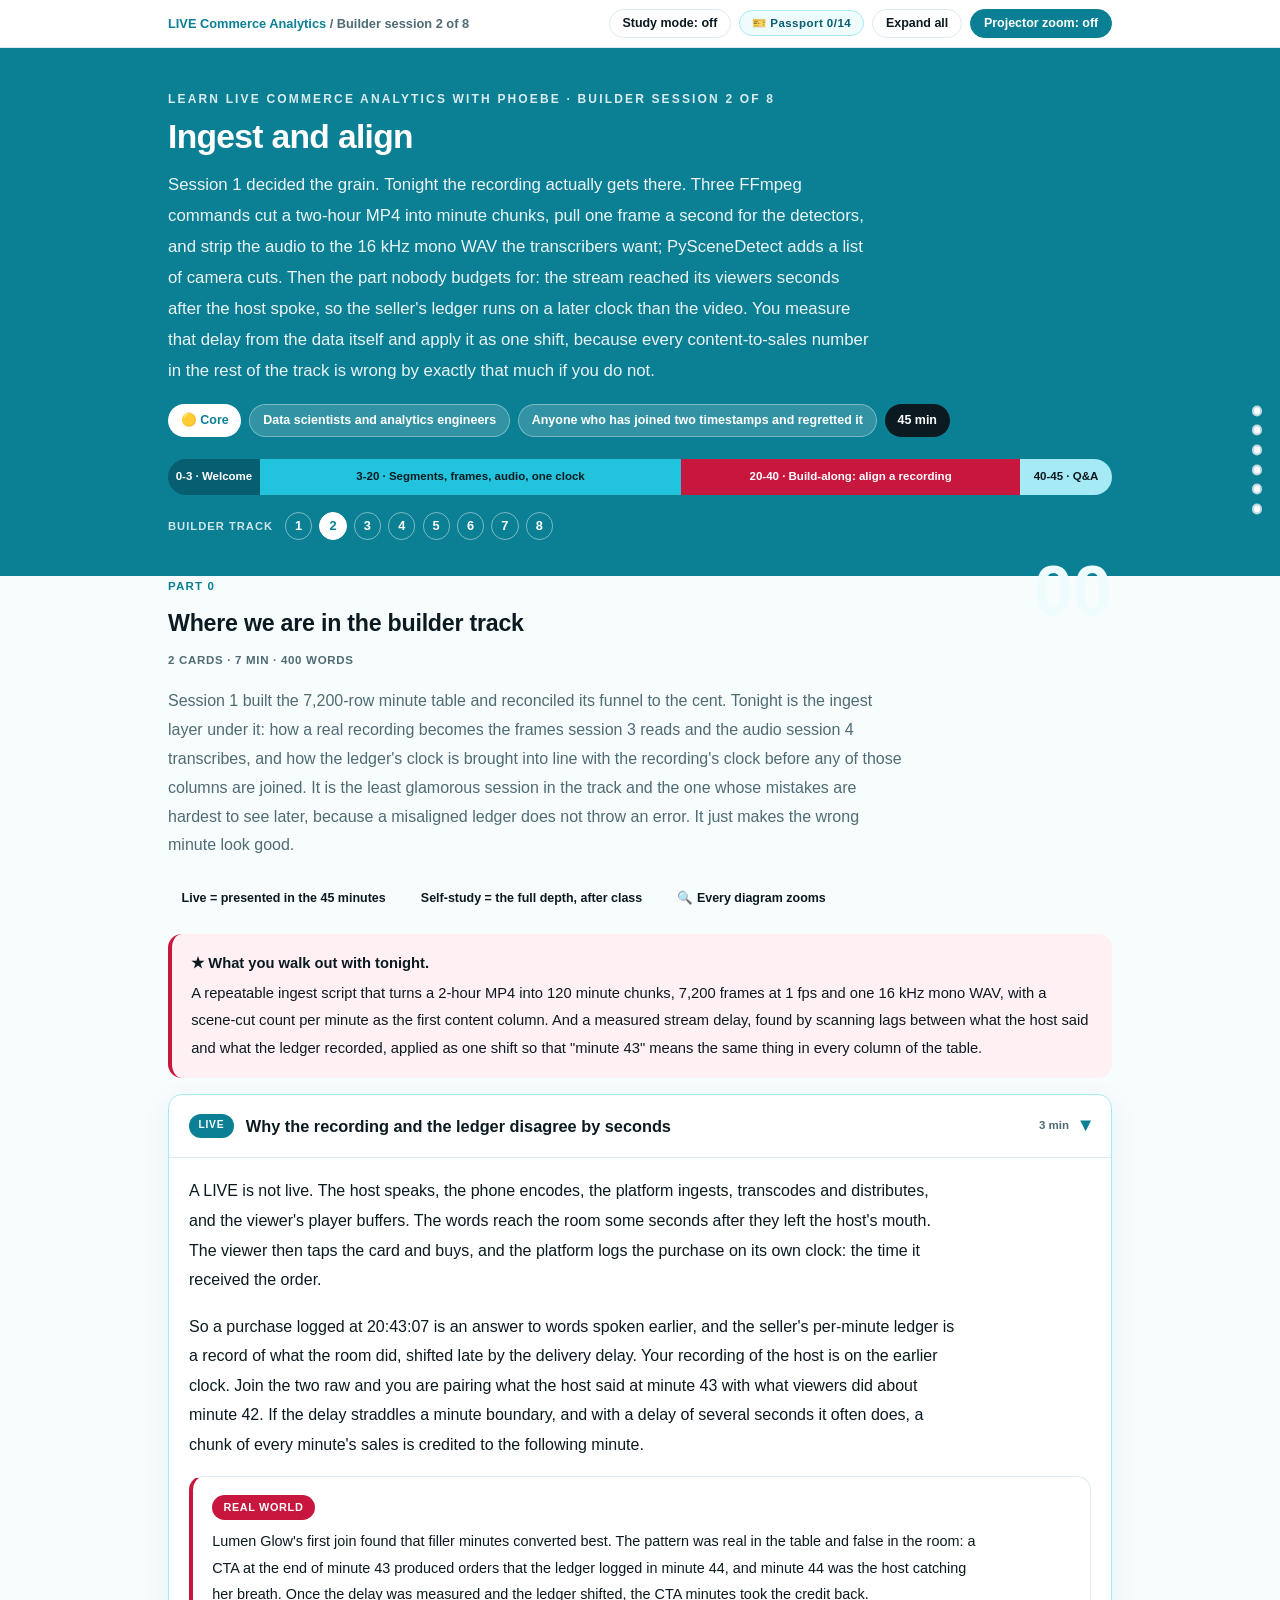
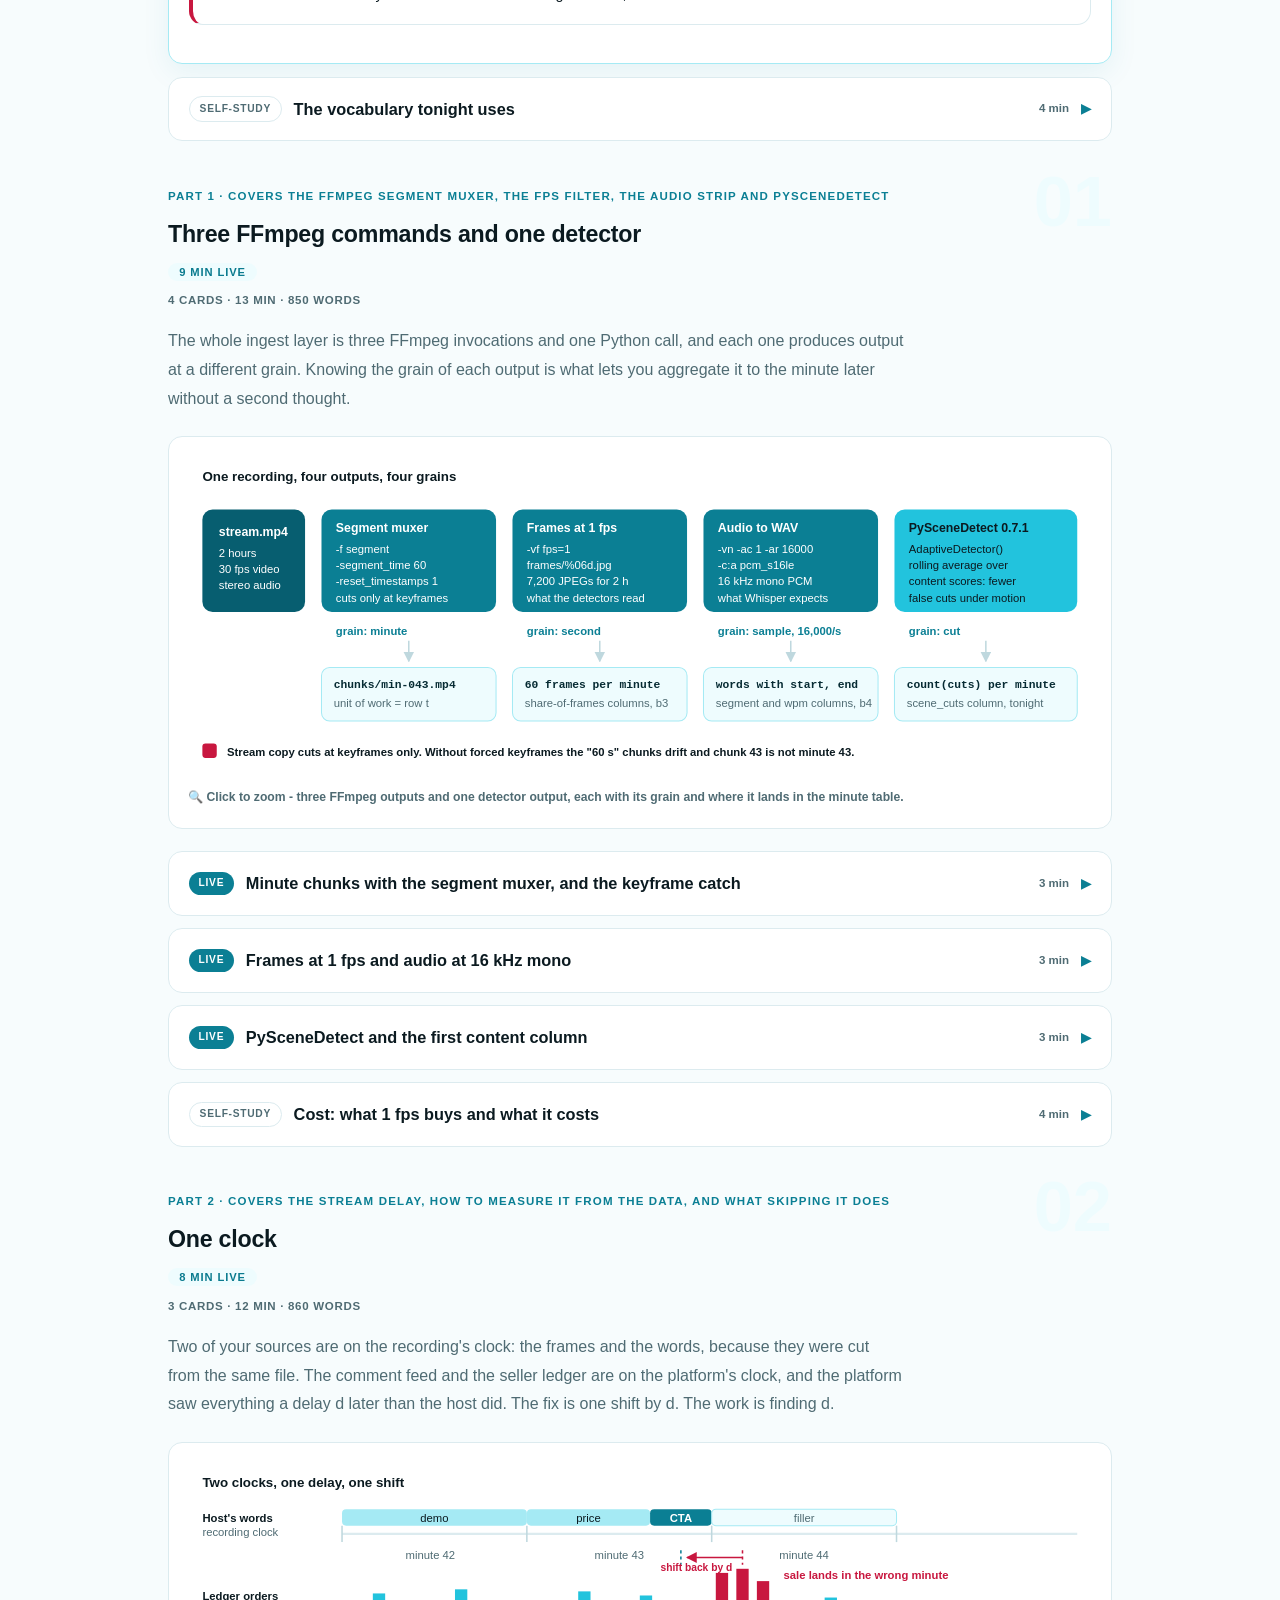
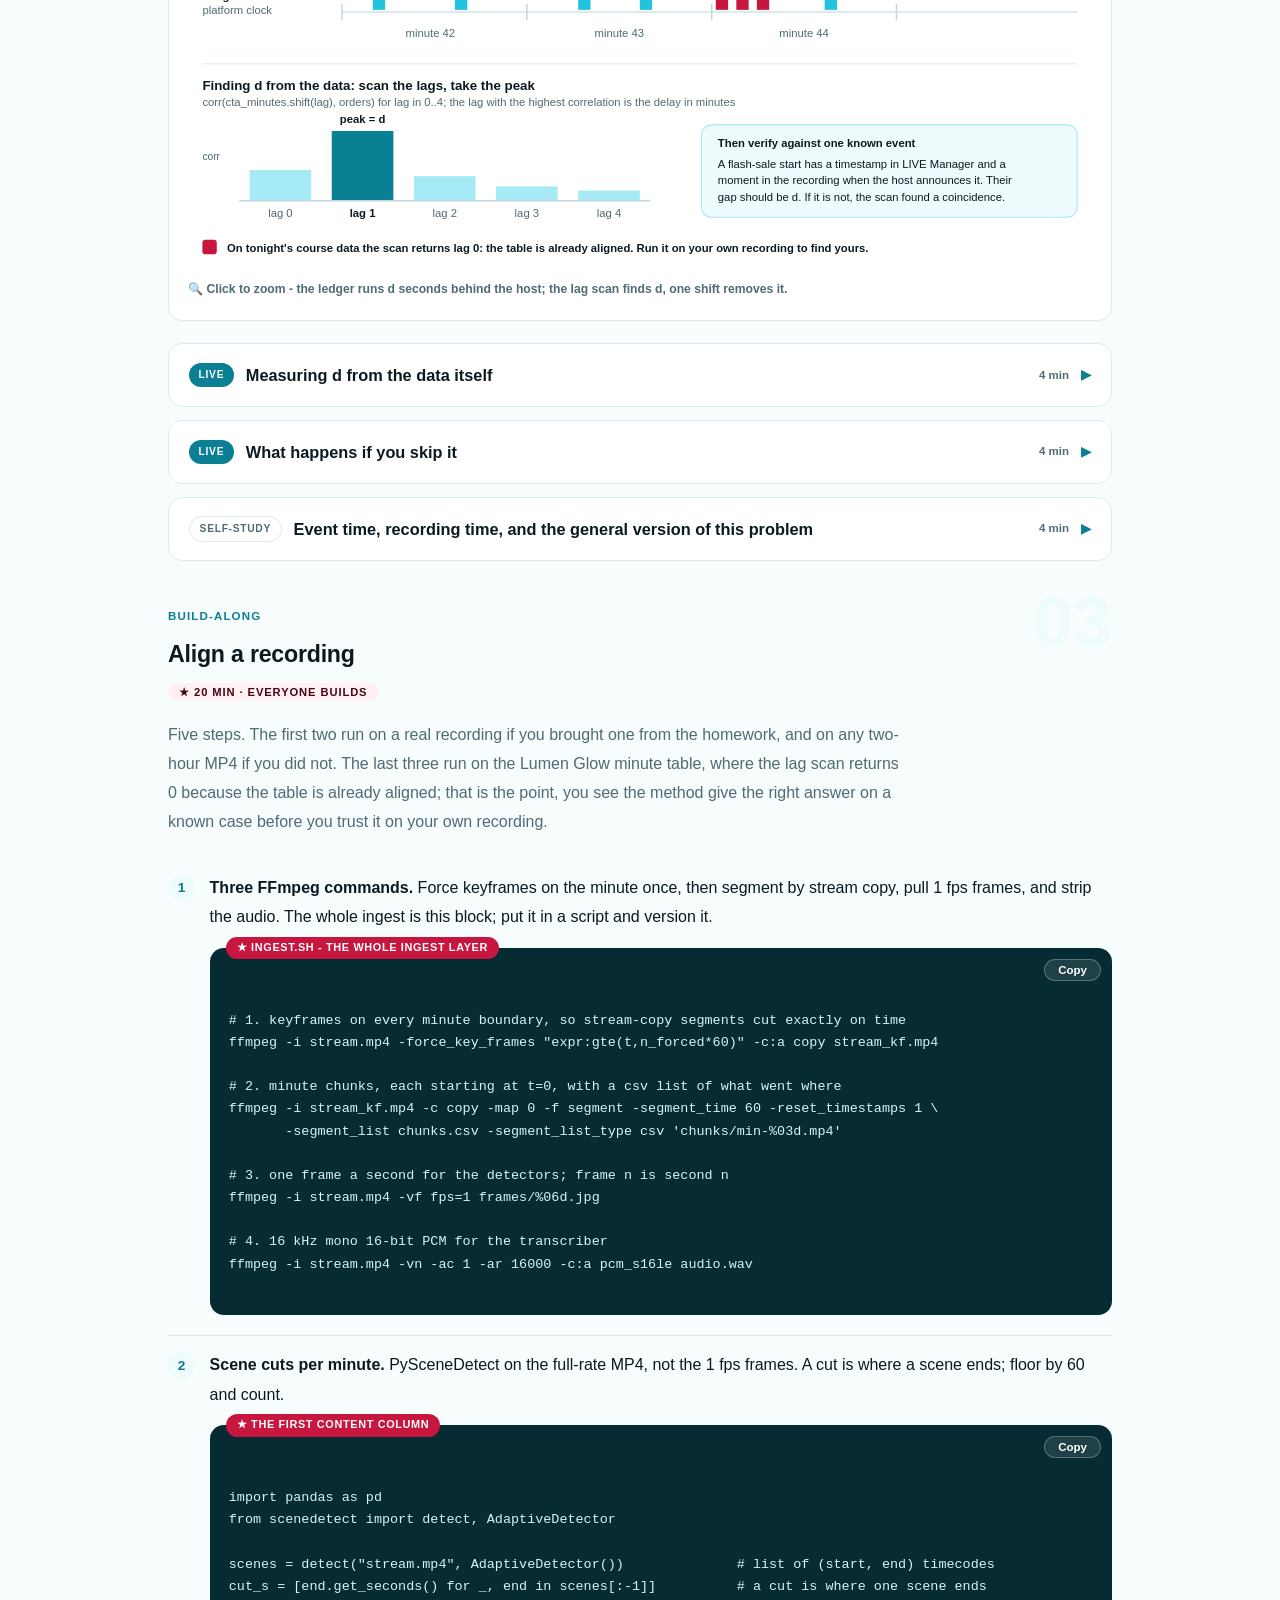
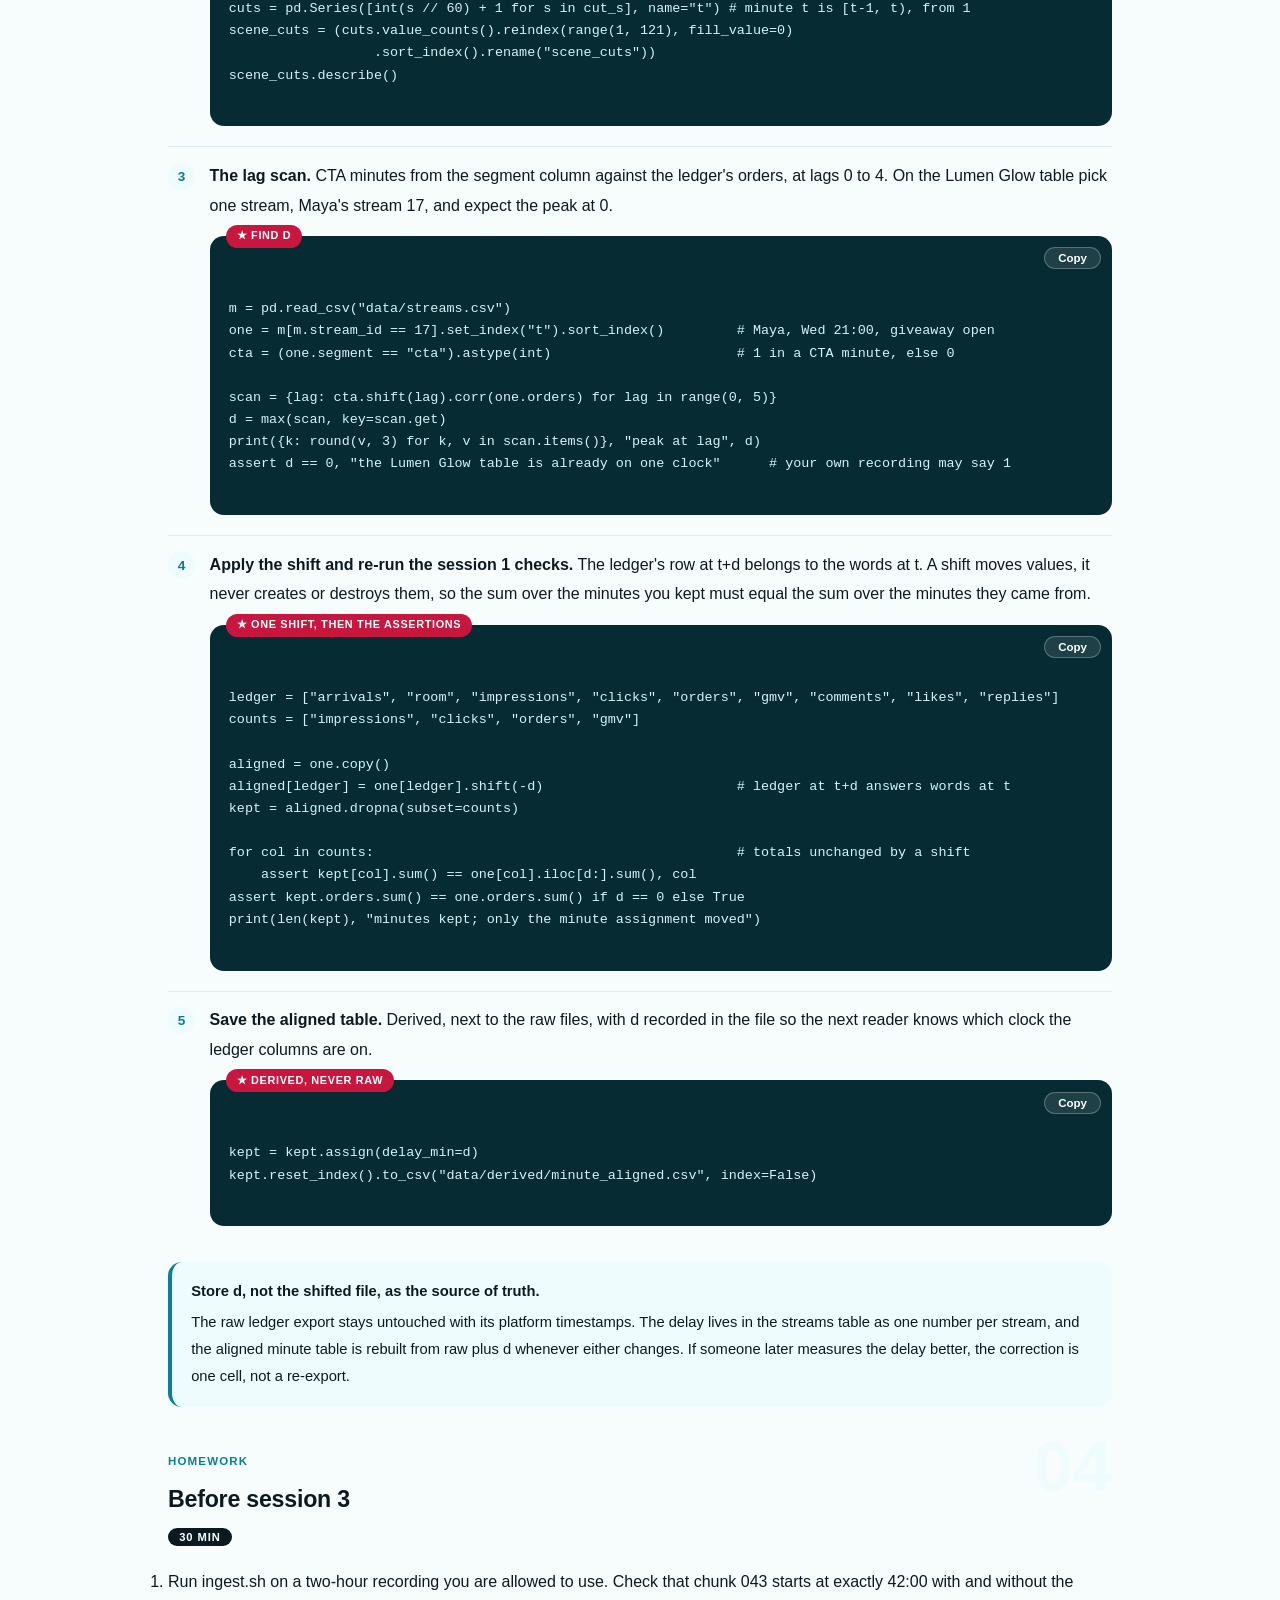
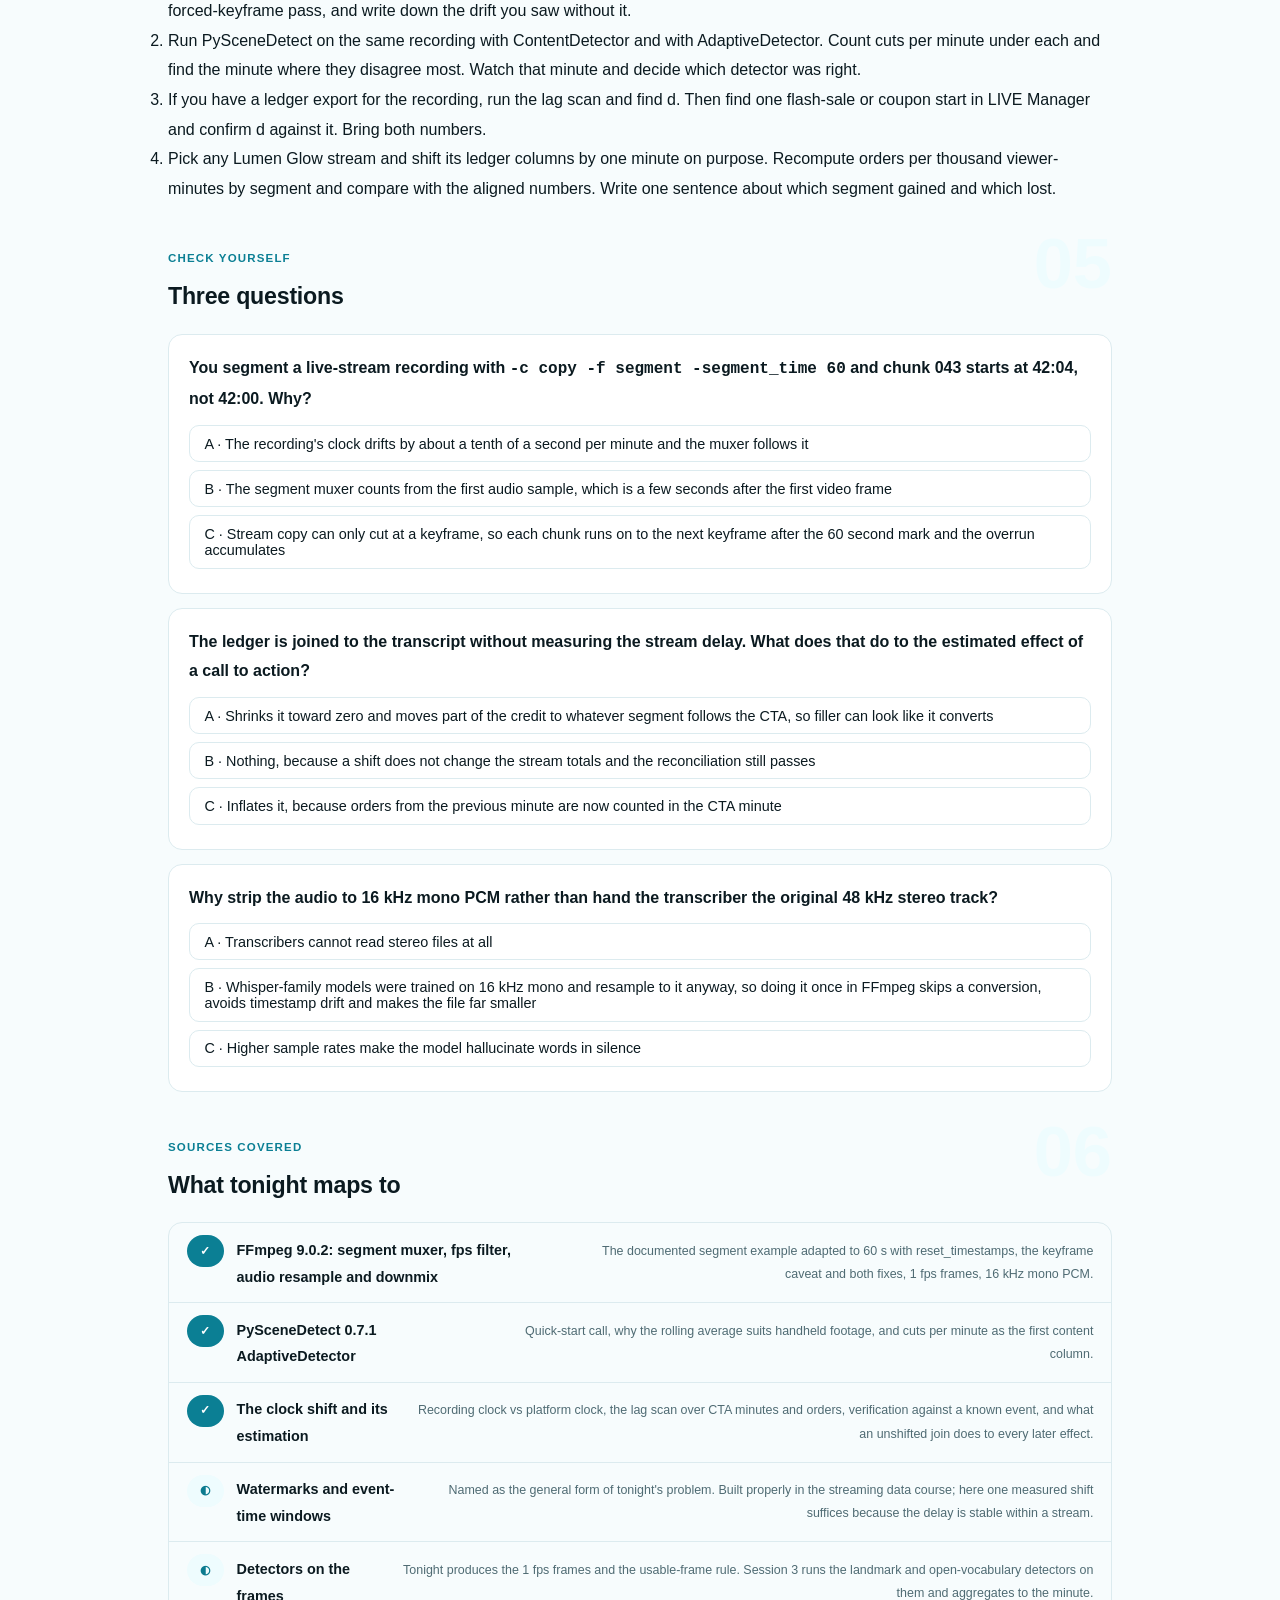
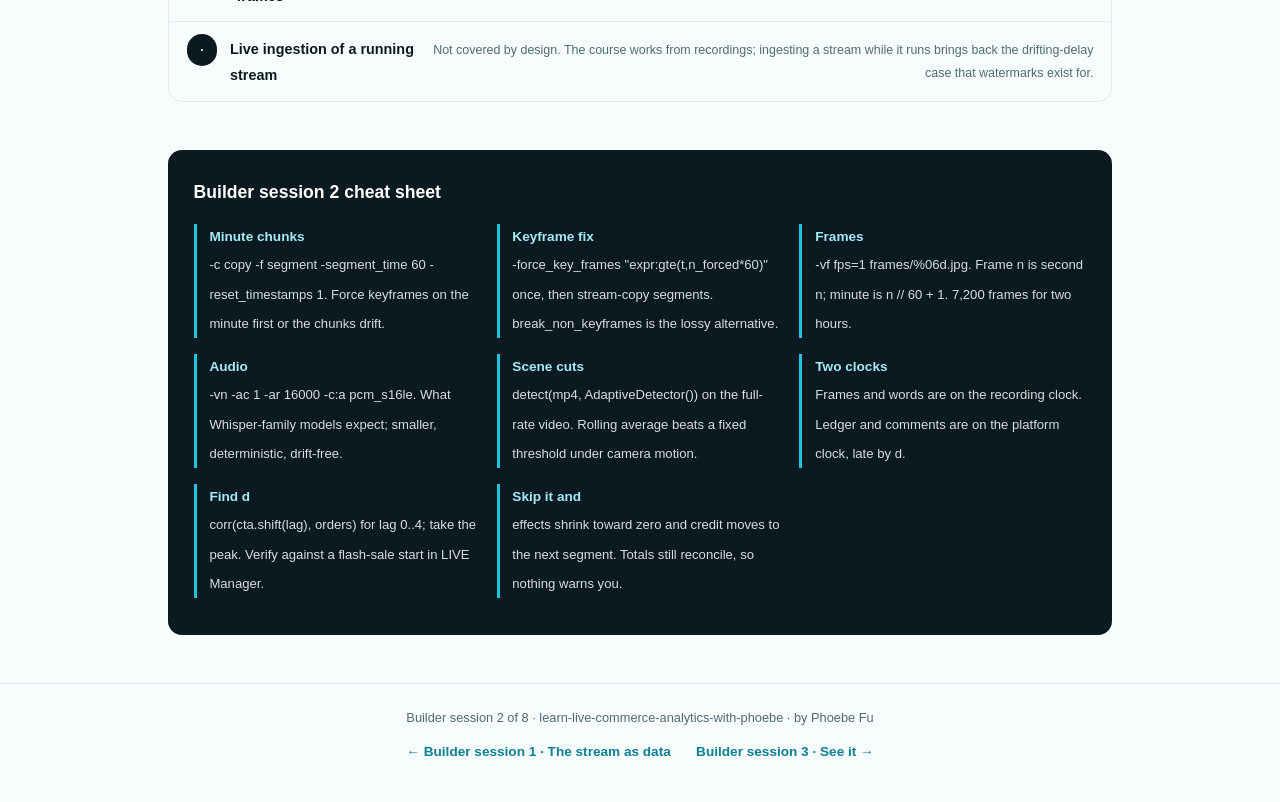
<file: courses/b2-ingest-and-align.html>
<!DOCTYPE html>
<html lang="en">
<head>
<meta charset="UTF-8">
<meta name="viewport" content="width=device-width, initial-scale=1.0">
<!-- social:start -->
<meta name="description" content="Builder session 2 of 8. Three FFmpeg commands turn a two-hour MP4 into minute chunks, 1 fps frames and 16 kHz audio; PySceneDetect adds a cut list; then the clock problem - the stream reaches viewers seconds late, so the sale lands in the wrong minute unless you measure the delay and shift it.">
<meta property="og:type" content="article">
<meta property="og:site_name" content="Learn with Phoebe">
<meta property="og:title" content="Ingest and align - learn live commerce analytics with phoebe">
<meta property="og:description" content="Builder session 2 of 8. FFmpeg segments, frames at 1 fps, 16 kHz audio, and one measured shift that puts the host's words and the ledger's orders on the same clock.">
<meta property="og:url" content="https://phoebefu6.github.io/learn-live-commerce-analytics-with-phoebe/courses/b2-ingest-and-align.html">
<meta property="og:image" content="https://phoebefu6.github.io/learn-live-commerce-analytics-with-phoebe/assets/og-cover.png">
<meta property="og:image:width" content="1200">
<meta property="og:image:height" content="630">
<meta name="twitter:card" content="summary_large_image">
<meta name="twitter:title" content="Ingest and align - learn live commerce analytics with phoebe">
<meta name="twitter:description" content="A purchase logged at 20:43:07 answers words spoken earlier. Measure the delay from the data itself, apply it as one shift, and every later effect stops leaking into the next minute.">
<meta name="twitter:image" content="https://phoebefu6.github.io/learn-live-commerce-analytics-with-phoebe/assets/og-cover.png">
<!-- social:end -->
<title>Builder session 2 · Ingest and align - learn live commerce analytics with phoebe</title>
<link rel="stylesheet" href="../assets/style.css?v=7">
</head>
<body>

<div class="toolbar">
  <div class="wrap">
    <span class="crumb"><a href="../index.html">LIVE Commerce Analytics</a> / Builder session 2 of 8</span>
    <button class="btn" id="toggle-all" type="button">Expand all</button>
    <button class="btn primary" id="zoom-toggle" type="button">Projector zoom: off</button>
  </div>
</div>

<header class="masthead">
  <div class="wrap">
    <div class="eyebrow">Learn LIVE Commerce Analytics with Phoebe · Builder session 2 of 8</div>
    <h1>Ingest <span class="accent">and align</span></h1>
    <p class="sub">Session 1 decided the grain. Tonight the recording actually gets there. Three FFmpeg commands cut a two-hour MP4 into minute chunks, pull one frame a second for the detectors, and strip the audio to the 16 kHz mono WAV the transcribers want; PySceneDetect adds a list of camera cuts. Then the part nobody budgets for: the stream reached its viewers seconds after the host spoke, so the seller's ledger runs on a later clock than the video. You measure that delay from the data itself and apply it as one shift, because every content-to-sales number in the rest of the track is wrong by exactly that much if you do not.</p>
    <div class="chip-row">
      <span class="chip level">🟡 Core</span>
      <span class="chip audience">Data scientists and analytics engineers</span>
      <span class="chip audience">Anyone who has joined two timestamps and regretted it</span>
      <span class="chip time">45 min</span>
    </div>
    <div class="agenda">
      <span class="a1" style="flex:1">0-3 · Welcome</span>
      <span class="a2" style="flex:5">3-20 · Segments, frames, audio, one clock</span>
      <span class="a3" style="flex:4">20-40 · Build-along: align a recording</span>
      <span class="a4" style="flex:1">40-45 · Q&amp;A</span>
    </div>
  </div>
</header>

<main class="wrap">

  <!-- ============ INTRO ============ -->
  <section class="section" id="intro">
    <div class="section-kicker">
      <span class="klabel">Part 0</span>
      <h2>Where we are in the builder track</h2>
    </div>
    <p class="lede">Session 1 built the 7,200-row minute table and reconciled its funnel to the cent. Tonight is the ingest layer under it: how a real recording becomes the frames session 3 reads and the audio session 4 transcribes, and how the ledger's clock is brought into line with the recording's clock before any of those columns are joined. It is the least glamorous session in the track and the one whose mistakes are hardest to see later, because a misaligned ledger does not throw an error. It just makes the wrong minute look good.</p>

    <div class="legend">
      <span class="pill">Live = presented in the 45 minutes</span>
      <span class="pill">Self-study = the full depth, after class</span>
      <span class="pill">🔍 Every diagram zooms</span>
    </div>

    <div class="callout win">
      <p><strong>★ What you walk out with tonight.</strong> A repeatable ingest script that turns a 2-hour MP4 into 120 minute chunks, 7,200 frames at 1 fps and one 16 kHz mono WAV, with a scene-cut count per minute as the first content column. And a measured stream delay, found by scanning lags between what the host said and what the ledger recorded, applied as one shift so that "minute 43" means the same thing in every column of the table.</p>
    </div>

    <details class="card" open>
      <summary><span class="mode live">Live</span>Why the recording and the ledger disagree by seconds<span class="mini">3 min</span><span class="caret">▶</span></summary>
      <div class="body">
        <p>A LIVE is not live. The host speaks, the phone encodes, the platform ingests, transcodes and distributes, and the viewer's player buffers. The words reach the room some seconds after they left the host's mouth. The viewer then taps the card and buys, and the platform logs the purchase on its own clock: the time it received the order.</p>
        <p>So a purchase logged at 20:43:07 is an answer to words spoken earlier, and the seller's per-minute ledger is a record of what the room did, shifted late by the delivery delay. Your recording of the host is on the earlier clock. Join the two raw and you are pairing what the host said at minute 43 with what viewers did about minute 42. If the delay straddles a minute boundary, and with a delay of several seconds it often does, a chunk of every minute's sales is credited to the following minute.</p>
        <div class="callout example">
          <span class="ex-pill">Real world</span>
          <p>Lumen Glow's first join found that filler minutes converted best. The pattern was real in the table and false in the room: a CTA at the end of minute 43 produced orders that the ledger logged in minute 44, and minute 44 was the host catching her breath. Once the delay was measured and the ledger shifted, the CTA minutes took the credit back.</p>
        </div>
      </div>
    </details>

    <details class="card">
      <summary><span class="mode self">Self-study</span>The vocabulary tonight uses<span class="mini">4 min</span><span class="caret">▶</span></summary>
      <div class="body">
        <ul>
          <li><strong>Keyframe</strong> - a frame the codec stored whole, not as a difference from its neighbours. A stream-copied file can only be cut cleanly at one.</li>
          <li><strong>Segment</strong> - one output chunk of the recording, here one minute of video, so that every downstream job has a natural unit of work that matches the table's grain.</li>
          <li><strong>fps sampling</strong> - keeping one frame per chosen interval. 1 fps gives 60 frames a minute, enough for a share-of-frames column and cheap enough to run a detector on.</li>
          <li><strong>PCM 16 kHz mono</strong> - uncompressed audio, 16,000 samples a second, one channel. The input format Whisper-family transcribers were trained on.</li>
          <li><strong>Offset</strong> - seconds from the start of the recording, the recording's own clock. Every source is converted to it.</li>
          <li><strong>Lag</strong> - a shift of one series against another by a number of steps. Scanning lags is how the delay is found.</li>
          <li><strong>Event time vs recording time</strong> - when something happened for the viewer versus when the recording says it happened. The ledger is on event time; the video is on recording time; the delay d is the gap.</li>
        </ul>
      </div>
    </details>
  </section>

  <!-- ============ PART 1 ============ -->
  <section class="section" id="part-1">
    <div class="section-kicker">
      <span class="klabel">Part 1 · covers the FFmpeg segment muxer, the fps filter, the audio strip and PySceneDetect</span>
      <h2>Three FFmpeg commands and one detector</h2>
      <span class="tag concept">9 min live</span>
    </div>
    <p class="lede">The whole ingest layer is three FFmpeg invocations and one Python call, and each one produces output at a different grain. Knowing the grain of each output is what lets you aggregate it to the minute later without a second thought.</p>

    <figure class="zoomable">
      <svg viewBox="0 0 880 312" xmlns="http://www.w3.org/2000/svg" role="img" aria-label="Ingest pipeline strip: a two-hour MP4 feeds four jobs - the FFmpeg segment muxer producing 60 second chunks, the fps filter producing one JPEG frame per second, the audio strip producing 16 kilohertz mono PCM, and PySceneDetect's AdaptiveDetector producing a cut list. Each output has its own grain - minute, second, sample, cut - and each lands in the minute table as a unit of work or a column.">
        <style>
          .b2aHd { font: 800 13px Inter, sans-serif; fill: #0B1A20; }
          .b2aT { font: 800 12px Inter, sans-serif; fill: #fff; }
          .b2aB { font: 400 11px Inter, sans-serif; fill: #0B1A20; }
          .b2aM { font: 400 11px Inter, sans-serif; fill: #4F6B73; }
          .b2aQ { font: 600 11px "SFMono-Regular", Menlo, monospace; fill: #062B33; }
          .b2aG { font: 700 11px Inter, sans-serif; fill: #0B7F94; }
          .b2aN { font: 700 11px Inter, sans-serif; fill: #0B1A20; }
        </style>
        <defs>
          <marker id="b2aAr" viewBox="0 0 10 10" refX="9" refY="5" markerWidth="7" markerHeight="7" orient="auto">
            <path d="M0,0 L10,5 L0,10 z" fill="#BFD8DE"></path>
          </marker>
        </defs>

        <text class="b2aHd" x="14" y="24">One recording, four outputs, four grains</text>

        <rect x="14" y="52" width="100" height="100" rx="10" fill="#075E70"></rect>
        <text class="b2aT" x="30" y="78">stream.mp4</text>
        <text class="b2aB" x="30" y="98" style="fill:#fff">2 hours</text>
        <text class="b2aB" x="30" y="114" style="fill:#fff">30 fps video</text>
        <text class="b2aB" x="30" y="130" style="fill:#fff">stereo audio</text>

        <rect x="130" y="52" width="170" height="100" rx="10" fill="#0B7F94"></rect>
        <text class="b2aT" x="144" y="74">Segment muxer</text>
        <text class="b2aB" x="144" y="94" style="fill:#fff">-f segment</text>
        <text class="b2aB" x="144" y="110" style="fill:#fff">-segment_time 60</text>
        <text class="b2aB" x="144" y="126" style="fill:#fff">-reset_timestamps 1</text>
        <text class="b2aB" x="144" y="142" style="fill:#fff">cuts only at keyframes</text>

        <rect x="316" y="52" width="170" height="100" rx="10" fill="#0B7F94"></rect>
        <text class="b2aT" x="330" y="74">Frames at 1 fps</text>
        <text class="b2aB" x="330" y="94" style="fill:#fff">-vf fps=1</text>
        <text class="b2aB" x="330" y="110" style="fill:#fff">frames/%06d.jpg</text>
        <text class="b2aB" x="330" y="126" style="fill:#fff">7,200 JPEGs for 2 h</text>
        <text class="b2aB" x="330" y="142" style="fill:#fff">what the detectors read</text>

        <rect x="502" y="52" width="170" height="100" rx="10" fill="#0B7F94"></rect>
        <text class="b2aT" x="516" y="74">Audio to WAV</text>
        <text class="b2aB" x="516" y="94" style="fill:#fff">-vn -ac 1 -ar 16000</text>
        <text class="b2aB" x="516" y="110" style="fill:#fff">-c:a pcm_s16le</text>
        <text class="b2aB" x="516" y="126" style="fill:#fff">16 kHz mono PCM</text>
        <text class="b2aB" x="516" y="142" style="fill:#fff">what Whisper expects</text>

        <rect x="688" y="52" width="178" height="100" rx="10" fill="#22C3DD"></rect>
        <text class="b2aHd" x="702" y="74" style="font-size:12px">PySceneDetect 0.7.1</text>
        <text class="b2aB" x="702" y="94">AdaptiveDetector()</text>
        <text class="b2aB" x="702" y="110">rolling average over</text>
        <text class="b2aB" x="702" y="126">content scores: fewer</text>
        <text class="b2aB" x="702" y="142">false cuts under motion</text>

        <text class="b2aG" x="144" y="174">grain: minute</text>
        <text class="b2aG" x="330" y="174">grain: second</text>
        <text class="b2aG" x="516" y="174">grain: sample, 16,000/s</text>
        <text class="b2aG" x="702" y="174">grain: cut</text>

        <line x1="215" y1="180" x2="215" y2="200" stroke="#BFD8DE" stroke-width="1.5" marker-end="url(#b2aAr)"></line>
        <line x1="401" y1="180" x2="401" y2="200" stroke="#BFD8DE" stroke-width="1.5" marker-end="url(#b2aAr)"></line>
        <line x1="587" y1="180" x2="587" y2="200" stroke="#BFD8DE" stroke-width="1.5" marker-end="url(#b2aAr)"></line>
        <line x1="777" y1="180" x2="777" y2="200" stroke="#BFD8DE" stroke-width="1.5" marker-end="url(#b2aAr)"></line>

        <rect x="130" y="206" width="170" height="52" rx="8" fill="#EEFCFE" stroke="#A5EAF4"></rect>
        <text class="b2aQ" x="142" y="226">chunks/min-043.mp4</text>
        <text class="b2aM" x="142" y="244">unit of work = row t</text>
        <rect x="316" y="206" width="170" height="52" rx="8" fill="#EEFCFE" stroke="#A5EAF4"></rect>
        <text class="b2aQ" x="328" y="226">60 frames per minute</text>
        <text class="b2aM" x="328" y="244">share-of-frames columns, b3</text>
        <rect x="502" y="206" width="170" height="52" rx="8" fill="#EEFCFE" stroke="#A5EAF4"></rect>
        <text class="b2aQ" x="514" y="226">words with start, end</text>
        <text class="b2aM" x="514" y="244">segment and wpm columns, b4</text>
        <rect x="688" y="206" width="178" height="52" rx="8" fill="#EEFCFE" stroke="#A5EAF4"></rect>
        <text class="b2aQ" x="700" y="226">count(cuts) per minute</text>
        <text class="b2aM" x="700" y="244">scene_cuts column, tonight</text>

        <rect x="14" y="280" width="14" height="14" rx="3" fill="#C8173F"></rect>
        <text class="b2aN" x="38" y="292">Stream copy cuts at keyframes only. Without forced keyframes the "60 s" chunks drift and chunk 43 is not minute 43.</text>
      </svg>
      <figcaption>🔍 Click to zoom - three FFmpeg outputs and one detector output, each with its grain and where it lands in the minute table.</figcaption>
    </figure>

    <details class="card">
      <summary><span class="mode live">Live</span>Minute chunks with the segment muxer, and the keyframe catch<span class="mini">3 min</span><span class="caret">▶</span></summary>
      <div class="body">
        <p>FFmpeg 9.0.2 ships a segment muxer that splits one input into many output files. The documented example is a ten-second split with a list file:</p>
        <div class="prompt-box good">
          <span class="label">★ The doc example, verbatim (ffmpeg-formats, segment muxer)</span>
ffmpeg -i in.mkv -c copy -map 0 -f segment -segment_list out.list -segment_time 10 'out-%03d.mkv'
        </div>
        <p>Change <code>-segment_time 10</code> to <code>60</code> and the file pattern to <code>chunks/min-%03d.mp4</code> and you have minute chunks. Add <code>-reset_timestamps 1</code> so every chunk starts at zero, which is what you want when a per-chunk job reports "second 17" and means second 17 of that minute.</p>
        <p>The catch is <code>-c copy</code>. Stream copy does not decode the video, so it can only split where the encoder left a keyframe, and a live-stream recording has keyframes wherever the encoder decided, typically every few seconds and not on the minute. The muxer waits for the next keyframe after the 60 second mark, so each chunk runs a little long and the drift accumulates: chunk 43 no longer starts at minute 43. Two documented fixes. Re-encode once with <code>-force_key_frames "expr:gte(t,n_forced*60)"</code>, which places a keyframe on every minute boundary, then stream-copy the segments from that file. Or accept <code>-break_non_keyframes 1</code>, which cuts exactly on time and leaves the first frames of each chunk undecodable until the next keyframe. For analysis frames the first is the one to use, because the detectors in session 3 need every frame of the minute.</p>
      </div>
    </details>

    <details class="card">
      <summary><span class="mode live">Live</span>Frames at 1 fps and audio at 16 kHz mono<span class="mini">3 min</span><span class="caret">▶</span></summary>
      <div class="body">
        <p>Two more commands, both one line. The fps filter resamples the frame rate, and pointed at an image-sequence output it writes one JPEG per second: <code>ffmpeg -i stream.mp4 -vf fps=1 frames/%06d.jpg</code>. Frame number n is second n of the recording, which makes the frame-to-minute mapping a floor division and nothing more.</p>
        <p>The audio strip drops the video, downmixes to one channel, resamples to 16,000 Hz and writes 16-bit PCM: <code>ffmpeg -i stream.mp4 -vn -ac 1 -ar 16000 -c:a pcm_s16le audio.wav</code>. Why exactly that: the Whisper-family models session 4 uses were trained on 16 kHz mono and resample anything else to it internally, so handing them that format skips a conversion, removes a source of tiny timestamp drift, and makes the file a fifth of the size of the stereo 48 kHz original. It is also what the hosted transcription APIs bill on, so the smaller file is the cheaper call.</p>
        <div class="callout tip">
          <p><strong>Seek before you read.</strong> Put <code>-ss</code> before <code>-i</code> to jump to an offset with a fast input seek, and <code>-t</code> to limit duration. Testing the pipeline on minutes 40 to 45 of a recording takes seconds instead of the twenty minutes a full pass takes.</p>
        </div>
      </div>
    </details>

    <details class="card">
      <summary><span class="mode live">Live</span>PySceneDetect and the first content column<span class="mini">3 min</span><span class="caret">▶</span></summary>
      <div class="body">
        <p>Scene cuts are the cheapest thing a camera tells you. A cut is a hard change between one frame and the next: the host switched from the front camera to the product camera, the operator cut to the price card, the phone was picked up. PySceneDetect 0.7.1, BSD-3 licensed, finds them in one call:</p>
        <div class="prompt-box good">
          <span class="label">★ The PyPI quick start</span>
from scenedetect import detect, AdaptiveDetector
scene_list = detect('stream.mp4', AdaptiveDetector())
        </div>
        <p>Why AdaptiveDetector and not the plain ContentDetector: ContentDetector compares each frame with the last in HSV space and calls a cut whenever the difference crosses a fixed threshold. A handheld live-commerce camera crosses that threshold constantly, every time the host waves the serum or the phone tilts. AdaptiveDetector runs the same scores and then compares each one with a rolling average of its neighbours, so a sustained wobble is not a cut and a real switch is. Fewer false cuts under camera motion is exactly the property this footage needs.</p>
        <p>The output is a list of scenes with start and end timecodes. A cut is where one scene ends; floor its seconds by 60 and count per minute, and <code>scene_cuts</code> becomes a column. In the Lumen Glow table it already is one, and the AI-avatar streams sit at 1 to 3 cuts a minute against 2 to 7 for the human hosts, which session 3 comes back to.</p>
      </div>
    </details>

    <details class="card">
      <summary><span class="mode self">Self-study</span>Cost: what 1 fps buys and what it costs<span class="mini">4 min</span><span class="caret">▶</span></summary>
      <div class="body">
        <p>A two-hour stream is 7,200 frames at 1 fps, and the whole 60-stream corpus is 432,000. Every detector in session 3 runs once per frame, so this number is the multiplier on every per-frame cost you take on later. Some rules of thumb for the sampling budget:</p>
        <ul>
          <li><strong>1 fps is enough for share-of-frames columns.</strong> Product in hand, host on camera and price on screen change on a scale of seconds, not frames. Sixty samples a minute give a share with a resolution of about 1.7 points, well below anything the analysis in session 6 can distinguish.</li>
          <li><strong>Scene cuts need more.</strong> A cut is a single frame-to-frame event, so PySceneDetect reads the full-rate video, not the 1 fps sample. Run it on the MP4, not on the JPEGs.</li>
          <li><strong>Sample down, never up.</strong> If a detector is slow, run it on every other frame and mark the minute's usable-frame count. Session 3 nulls any minute with fewer than 30 usable frames rather than reporting a share built on a handful.</li>
          <li><strong>Keep the chunks.</strong> When a detector improves, you re-run on the minute chunks that changed, not on the two-hour file. That is what the segment muxer bought you.</li>
        </ul>
      </div>
    </details>
  </section>

  <!-- ============ PART 2 ============ -->
  <section class="section" id="part-2">
    <div class="section-kicker">
      <span class="klabel">Part 2 · covers the stream delay, how to measure it from the data, and what skipping it does</span>
      <h2>One clock</h2>
      <span class="tag concept">8 min live</span>
    </div>
    <p class="lede">Two of your sources are on the recording's clock: the frames and the words, because they were cut from the same file. The comment feed and the seller ledger are on the platform's clock, and the platform saw everything a delay d later than the host did. The fix is one shift by d. The work is finding d.</p>

    <figure class="zoomable">
      <svg viewBox="0 0 880 396" xmlns="http://www.w3.org/2000/svg" role="img" aria-label="Two timelines. The top one is the host's words on the recording clock with a CTA spoken across the end of minute 43. The bottom one is the ledger's orders on the platform clock, shifted right by the delay d, so the order spike that answers the CTA is logged in minute 44 - marked as the sale landing in the wrong minute. A shift arrow moves the ledger back by d. Below, the estimation method: correlate per-minute CTA count with per-minute orders at lags 0 to 4 and take the peak.">
        <style>
          .b2bHd { font: 800 13px Inter, sans-serif; fill: #0B1A20; }
          .b2bT { font: 800 12px Inter, sans-serif; fill: #fff; }
          .b2bB { font: 400 11px Inter, sans-serif; fill: #0B1A20; }
          .b2bM { font: 400 11px Inter, sans-serif; fill: #4F6B73; }
          .b2bR { font: 700 11px Inter, sans-serif; fill: #C8173F; }
          .b2bN { font: 700 11px Inter, sans-serif; fill: #0B1A20; }
          .b2bK { font: 600 11px "SFMono-Regular", Menlo, monospace; fill: #062B33; }
        </style>
        <defs>
          <marker id="b2bAr" viewBox="0 0 10 10" refX="9" refY="5" markerWidth="7" markerHeight="7" orient="auto">
            <path d="M0,0 L10,5 L0,10 z" fill="#BFD8DE"></path>
          </marker>
          <marker id="b2bArR" viewBox="0 0 10 10" refX="9" refY="5" markerWidth="7" markerHeight="7" orient="auto">
            <path d="M0,0 L10,5 L0,10 z" fill="#C8173F"></path>
          </marker>
        </defs>

        <text class="b2bHd" x="14" y="24">Two clocks, one delay, one shift</text>

        <text class="b2bN" x="14" y="58">Host's words</text>
        <text class="b2bM" x="14" y="72">recording clock</text>
        <line x1="150" y1="70" x2="866" y2="70" stroke="#DCEBEF" stroke-width="2"></line>
        <line x1="150" y1="62" x2="150" y2="78" stroke="#BFD8DE" stroke-width="1.5"></line>
        <line x1="330" y1="62" x2="330" y2="78" stroke="#BFD8DE" stroke-width="1.5"></line>
        <line x1="510" y1="62" x2="510" y2="78" stroke="#BFD8DE" stroke-width="1.5"></line>
        <line x1="690" y1="62" x2="690" y2="78" stroke="#BFD8DE" stroke-width="1.5"></line>
        <text class="b2bM" x="236" y="94" text-anchor="middle">minute 42</text>
        <text class="b2bM" x="420" y="94" text-anchor="middle">minute 43</text>
        <text class="b2bM" x="600" y="94" text-anchor="middle">minute 44</text>
        <rect x="150" y="46" width="180" height="16" rx="4" fill="#A5EAF4"></rect>
        <text class="b2bB" x="240" y="58" text-anchor="middle">demo</text>
        <rect x="330" y="46" width="120" height="16" rx="4" fill="#A5EAF4"></rect>
        <text class="b2bB" x="390" y="58" text-anchor="middle">price</text>
        <rect x="450" y="46" width="60" height="16" rx="4" fill="#0B7F94"></rect>
        <text class="b2bT" x="480" y="58" text-anchor="middle" style="font-size:11px">CTA</text>
        <rect x="510" y="46" width="180" height="16" rx="4" fill="#EEFCFE" stroke="#A5EAF4"></rect>
        <text class="b2bM" x="600" y="58" text-anchor="middle">filler</text>

        <text class="b2bN" x="14" y="134">Ledger orders</text>
        <text class="b2bM" x="14" y="148">platform clock</text>
        <line x1="150" y1="146" x2="866" y2="146" stroke="#DCEBEF" stroke-width="2"></line>
        <line x1="150" y1="138" x2="150" y2="154" stroke="#BFD8DE" stroke-width="1.5"></line>
        <line x1="330" y1="138" x2="330" y2="154" stroke="#BFD8DE" stroke-width="1.5"></line>
        <line x1="510" y1="138" x2="510" y2="154" stroke="#BFD8DE" stroke-width="1.5"></line>
        <line x1="690" y1="138" x2="690" y2="154" stroke="#BFD8DE" stroke-width="1.5"></line>
        <text class="b2bM" x="236" y="170" text-anchor="middle">minute 42</text>
        <text class="b2bM" x="420" y="170" text-anchor="middle">minute 43</text>
        <text class="b2bM" x="600" y="170" text-anchor="middle">minute 44</text>
        <rect x="180" y="128" width="12" height="16" fill="#22C3DD"></rect>
        <rect x="260" y="124" width="12" height="20" fill="#22C3DD"></rect>
        <rect x="380" y="126" width="12" height="18" fill="#22C3DD"></rect>
        <rect x="440" y="130" width="12" height="14" fill="#22C3DD"></rect>
        <rect x="514" y="108" width="12" height="36" fill="#C8173F"></rect>
        <rect x="534" y="104" width="12" height="40" fill="#C8173F"></rect>
        <rect x="554" y="116" width="12" height="28" fill="#C8173F"></rect>
        <rect x="620" y="132" width="12" height="12" fill="#22C3DD"></rect>
        <text class="b2bR" x="580" y="114">sale lands in the wrong minute</text>

        <line x1="540" y1="86" x2="540" y2="100" stroke="#C8173F" stroke-width="1.5" stroke-dasharray="3 3"></line>
        <line x1="480" y1="86" x2="480" y2="100" stroke="#0B7F94" stroke-width="1.5" stroke-dasharray="3 3"></line>
        <line x1="540" y1="93" x2="486" y2="93" stroke="#C8173F" stroke-width="1.5" marker-end="url(#b2bArR)"></line>
        <text class="b2bR" x="530" y="106" text-anchor="end" style="font-size:10px">shift back by d</text>

        <rect x="14" y="196" width="852" height="1" fill="#DCEBEF"></rect>

        <text class="b2bHd" x="14" y="222">Finding d from the data: scan the lags, take the peak</text>
        <text class="b2bM" x="14" y="238">corr(cta_minutes.shift(lag), orders) for lag in 0..4; the lag with the highest correlation is the delay in minutes</text>

        <rect x="60" y="300" width="60" height="30" fill="#A5EAF4"></rect>
        <rect x="140" y="262" width="60" height="68" fill="#0B7F94"></rect>
        <rect x="220" y="306" width="60" height="24" fill="#A5EAF4"></rect>
        <rect x="300" y="316" width="60" height="14" fill="#A5EAF4"></rect>
        <rect x="380" y="320" width="60" height="10" fill="#A5EAF4"></rect>
        <line x1="50" y1="330" x2="450" y2="330" stroke="#BFD8DE" stroke-width="1.5"></line>
        <text class="b2bM" x="90" y="346" text-anchor="middle">lag 0</text>
        <text class="b2bN" x="170" y="346" text-anchor="middle">lag 1</text>
        <text class="b2bM" x="250" y="346" text-anchor="middle">lag 2</text>
        <text class="b2bM" x="330" y="346" text-anchor="middle">lag 3</text>
        <text class="b2bM" x="410" y="346" text-anchor="middle">lag 4</text>
        <text class="b2bN" x="170" y="254" text-anchor="middle">peak = d</text>
        <text class="b2bM" x="14" y="290" style="font-size:10px">corr</text>

        <rect x="500" y="256" width="366" height="90" rx="10" fill="#EEFCFE" stroke="#A5EAF4"></rect>
        <text class="b2bN" x="516" y="278">Then verify against one known event</text>
        <text class="b2bB" x="516" y="298">A flash-sale start has a timestamp in LIVE Manager and a</text>
        <text class="b2bB" x="516" y="314">moment in the recording when the host announces it. Their</text>
        <text class="b2bB" x="516" y="330">gap should be d. If it is not, the scan found a coincidence.</text>

        <rect x="14" y="368" width="14" height="14" rx="3" fill="#C8173F"></rect>
        <text class="b2bN" x="38" y="380">On tonight's course data the scan returns lag 0: the table is already aligned. Run it on your own recording to find yours.</text>
      </svg>
      <figcaption>🔍 Click to zoom - the ledger runs d seconds behind the host; the lag scan finds d, one shift removes it.</figcaption>
    </figure>

    <details class="card">
      <summary><span class="mode live">Live</span>Measuring d from the data itself<span class="mini">4 min</span><span class="caret">▶</span></summary>
      <div class="body">
        <p>You rarely get told the delay. The platform does not publish it, it varies by region and by the viewer's connection, and nobody on the production side is measuring it. But it is sitting in your data, because the host's words cause the room's actions and causes precede effects. Whatever the host does that reliably produces a response (a call to action is the strongest one in this data, at +6.50 points of CTOR within a stream) will produce that response in the ledger after the delay, not before.</p>
        <p>So build two per-minute series on the recording clock: a count of CTA minutes from the transcript, and the ledger's orders. Shift the CTA series forward by 0, 1, 2, 3 and 4 minutes and correlate each with orders. The lag with the highest correlation is the delay, rounded to the grain. Most stream delays are a handful of seconds, so the answer is usually 0 or 1, and the value of the scan is not the number but the certainty: you know which one, and you can show your working.</p>
        <p>Then verify against one event you know the time of on both clocks. A LIVE Flash Sale has a start timestamp in LIVE Manager and a moment in the recording when the host says "the flash sale is live". The gap between them is the delay in seconds, independently of the correlation scan. If the two methods agree, apply the shift. If they do not, the scan found a coincidence and the known event wins.</p>
        <div class="callout tip">
          <p><strong>The delay is stable within a stream and not across them.</strong> Encoders, regions and platform load change between nights. Measure d per stream, store it in the streams table next to the start time, and never assume last week's value.</p>
        </div>
      </div>
    </details>

    <details class="card">
      <summary><span class="mode live">Live</span>What happens if you skip it<span class="mini">4 min</span><span class="caret">▶</span></summary>
      <div class="body">
        <p>Nothing errors. The join succeeds, the row counts match, the totals reconcile to the cent because a shift moves values between minutes without changing their sum. And every content-to-sales number in sessions 5 and 6 is wrong in the same direction.</p>
        <ul>
          <li><strong>Effects attenuate toward zero.</strong> If part of each CTA minute's orders is credited to the following minute, the CTA minute looks weaker than it was and the estimate of its effect shrinks. The within-stream +6.50 points of CTOR for a CTA is what you see when the clocks agree. Misalign them and it comes out smaller, and the confidence interval widens because the signal is smeared over two minutes.</li>
          <li><strong>Credit moves to the following segment.</strong> The minute after a CTA is often filler or a breath, and it now carries the CTA's orders. So a CTA looks worthless and the filler after it looks golden. In the aligned Lumen Glow data filler runs at 1.40 orders per thousand viewer-minutes against 11.57 for CTA; an unshifted join flattens that gap and can invert it for short CTAs.</li>
          <li><strong>Short things suffer most.</strong> A twenty-minute demo loses a few seconds off its end and nobody notices. A forty-second call to action can lose most of its orders to the next row. The segments the leader track cares about most are precisely the short, sharp ones.</li>
          <li><strong>The forecast learns the wrong lead.</strong> Session 7's nowcast reads the last few minutes of content to predict the next five of orders. Trained on a misaligned table it learns that filler predicts orders, and cues the host accordingly.</li>
        </ul>
        <div class="callout example">
          <span class="ex-pill">Real world</span>
          <p>Lumen Glow's first content-to-sales join reported "filler minutes convert best" and a coaching deck was drafted around letting the room breathe. One analyst asked why a CTA would sell worse than silence, scanned the lags, found a one-minute shift, and the deck was rewritten before it reached the hosts. The table had reconciled perfectly the whole time.</p>
        </div>
      </div>
    </details>

    <details class="card">
      <summary><span class="mode self">Self-study</span>Event time, recording time, and the general version of this problem<span class="mini">4 min</span><span class="caret">▶</span></summary>
      <div class="body">
        <p>What you did tonight is a special case of something every streaming system has to handle: the time an event happened and the time it was observed are different, and the difference is not constant across sources. Stream processors solve it with event-time windows and watermarks, a running estimate of how late an event can still arrive before the window closes. The <a href="https://phoebefu6.github.io/learn-streaming-data-with-phoebe/">streaming data course</a> builds that machinery properly, with late arrivals, out-of-order events and the accuracy-versus-latency trade the watermark encodes.</p>
        <p>Here the problem is simpler for one reason: the delay is stable within a stream. Every ledger row in a two-hour recording is late by roughly the same d, so one measured shift solves what a watermark would otherwise track continuously. The moment that stops being true, for instance if you ingest a running stream in session 7 where the delay can drift as the room grows, you are back in the general case and the watermark is the right tool. Knowing which case you are in is most of the skill.</p>
        <p>One more thing to write down: <strong>which clock each column is on, in the table's documentation</strong>. Frames and words are on the recording clock by construction. The ledger and the comment feed are on the platform clock and were shifted by d. A column added later by someone who did not attend tonight will be on whatever clock its source used, and the note is what stops it being joined raw.</p>
      </div>
    </details>
  </section>

  <!-- ============ DEMO ============ -->
  <section class="section" id="demo-1">
    <div class="section-kicker">
      <span class="klabel">Build-along</span>
      <h2>Align a recording</h2>
      <span class="tag demo">★ 20 min · everyone builds</span>
    </div>
    <p class="lede">Five steps. The first two run on a real recording if you brought one from the homework, and on any two-hour MP4 if you did not. The last three run on the Lumen Glow minute table, where the lag scan returns 0 because the table is already aligned; that is the point, you see the method give the right answer on a known case before you trust it on your own recording.</p>

    <div class="steps">
      <div class="step">
        <p><strong>Three FFmpeg commands.</strong> Force keyframes on the minute once, then segment by stream copy, pull 1 fps frames, and strip the audio. The whole ingest is this block; put it in a script and version it.</p>
        <div class="prompt-box good">
          <span class="label">★ ingest.sh - the whole ingest layer</span>
# 1. keyframes on every minute boundary, so stream-copy segments cut exactly on time
ffmpeg -i stream.mp4 -force_key_frames "expr:gte(t,n_forced*60)" -c:a copy stream_kf.mp4

# 2. minute chunks, each starting at t=0, with a csv list of what went where
ffmpeg -i stream_kf.mp4 -c copy -map 0 -f segment -segment_time 60 -reset_timestamps 1 \
       -segment_list chunks.csv -segment_list_type csv 'chunks/min-%03d.mp4'

# 3. one frame a second for the detectors; frame n is second n
ffmpeg -i stream.mp4 -vf fps=1 frames/%06d.jpg

# 4. 16 kHz mono 16-bit PCM for the transcriber
ffmpeg -i stream.mp4 -vn -ac 1 -ar 16000 -c:a pcm_s16le audio.wav
        </div>
      </div>
      <div class="step">
        <p><strong>Scene cuts per minute.</strong> PySceneDetect on the full-rate MP4, not the 1 fps frames. A cut is where a scene ends; floor by 60 and count.</p>
        <div class="prompt-box good">
          <span class="label">★ The first content column</span>
import pandas as pd
from scenedetect import detect, AdaptiveDetector

scenes = detect("stream.mp4", AdaptiveDetector())              # list of (start, end) timecodes
cut_s = [end.get_seconds() for _, end in scenes[:-1]]          # a cut is where one scene ends
cuts = pd.Series([int(s // 60) + 1 for s in cut_s], name="t") # minute t is [t-1, t), from 1
scene_cuts = (cuts.value_counts().reindex(range(1, 121), fill_value=0)
                  .sort_index().rename("scene_cuts"))
scene_cuts.describe()
        </div>
      </div>
      <div class="step">
        <p><strong>The lag scan.</strong> CTA minutes from the segment column against the ledger's orders, at lags 0 to 4. On the Lumen Glow table pick one stream, Maya's stream 17, and expect the peak at 0.</p>
        <div class="prompt-box good">
          <span class="label">★ Find d</span>
m = pd.read_csv("data/streams.csv")
one = m[m.stream_id == 17].set_index("t").sort_index()         # Maya, Wed 21:00, giveaway open
cta = (one.segment == "cta").astype(int)                       # 1 in a CTA minute, else 0

scan = {lag: cta.shift(lag).corr(one.orders) for lag in range(0, 5)}
d = max(scan, key=scan.get)
print({k: round(v, 3) for k, v in scan.items()}, "peak at lag", d)
assert d == 0, "the Lumen Glow table is already on one clock"      # your own recording may say 1
        </div>
      </div>
      <div class="step">
        <p><strong>Apply the shift and re-run the session 1 checks.</strong> The ledger's row at t+d belongs to the words at t. A shift moves values, it never creates or destroys them, so the sum over the minutes you kept must equal the sum over the minutes they came from.</p>
        <div class="prompt-box good">
          <span class="label">★ One shift, then the assertions</span>
ledger = ["arrivals", "room", "impressions", "clicks", "orders", "gmv", "comments", "likes", "replies"]
counts = ["impressions", "clicks", "orders", "gmv"]

aligned = one.copy()
aligned[ledger] = one[ledger].shift(-d)                        # ledger at t+d answers words at t
kept = aligned.dropna(subset=counts)

for col in counts:                                             # totals unchanged by a shift
    assert kept[col].sum() == one[col].iloc[d:].sum(), col
assert kept.orders.sum() == one.orders.sum() if d == 0 else True
print(len(kept), "minutes kept; only the minute assignment moved")
        </div>
      </div>
      <div class="step">
        <p><strong>Save the aligned table.</strong> Derived, next to the raw files, with d recorded in the file so the next reader knows which clock the ledger columns are on.</p>
        <div class="prompt-box good">
          <span class="label">★ Derived, never raw</span>
kept = kept.assign(delay_min=d)
kept.reset_index().to_csv("data/derived/minute_aligned.csv", index=False)
        </div>
      </div>
    </div>

    <div class="callout tip">
      <p><strong>Store d, not the shifted file, as the source of truth.</strong> The raw ledger export stays untouched with its platform timestamps. The delay lives in the streams table as one number per stream, and the aligned minute table is rebuilt from raw plus d whenever either changes. If someone later measures the delay better, the correction is one cell, not a re-export.</p>
    </div>
  </section>

  <!-- ============ HOMEWORK ============ -->
  <section class="section" id="exercise">
    <div class="section-kicker">
      <span class="klabel">Homework</span>
      <h2>Before session 3</h2>
      <span class="tag exercise">30 min</span>
    </div>
    <ol>
      <li>Run ingest.sh on a two-hour recording you are allowed to use. Check that chunk 043 starts at exactly 42:00 with and without the forced-keyframe pass, and write down the drift you saw without it.</li>
      <li>Run PySceneDetect on the same recording with ContentDetector and with AdaptiveDetector. Count cuts per minute under each and find the minute where they disagree most. Watch that minute and decide which detector was right.</li>
      <li>If you have a ledger export for the recording, run the lag scan and find d. Then find one flash-sale or coupon start in LIVE Manager and confirm d against it. Bring both numbers.</li>
      <li>Pick any Lumen Glow stream and shift its ledger columns by one minute on purpose. Recompute orders per thousand viewer-minutes by segment and compare with the aligned numbers. Write one sentence about which segment gained and which lost.</li>
    </ol>
  </section>

  <!-- ============ QUIZ ============ -->
  <section class="section" id="quiz">
    <div class="section-kicker">
      <span class="klabel">Check yourself</span>
      <h2>Three questions</h2>
    </div>

    <div class="quiz-q" data-answer="2">
      <p class="qtext">You segment a live-stream recording with <code>-c copy -f segment -segment_time 60</code> and chunk 043 starts at 42:04, not 42:00. Why?</p>
      <button class="qopt" type="button">A · The recording's clock drifts by about a tenth of a second per minute and the muxer follows it</button>
      <button class="qopt" type="button">B · The segment muxer counts from the first audio sample, which is a few seconds after the first video frame</button>
      <button class="qopt" type="button">C · Stream copy can only cut at a keyframe, so each chunk runs on to the next keyframe after the 60 second mark and the overrun accumulates</button>
      <p class="qwhy">Without decoding, FFmpeg cannot start a file mid-group-of-pictures. Force a keyframe on every minute with -force_key_frames "expr:gte(t,n_forced*60)" first, or accept break_non_keyframes and lose the first frames of each chunk.</p>
    </div>

    <div class="quiz-q" data-answer="0">
      <p class="qtext">The ledger is joined to the transcript without measuring the stream delay. What does that do to the estimated effect of a call to action?</p>
      <button class="qopt" type="button">A · Shrinks it toward zero and moves part of the credit to whatever segment follows the CTA, so filler can look like it converts</button>
      <button class="qopt" type="button">B · Nothing, because a shift does not change the stream totals and the reconciliation still passes</button>
      <button class="qopt" type="button">C · Inflates it, because orders from the previous minute are now counted in the CTA minute</button>
      <p class="qwhy">The ledger runs late, so a CTA minute's orders land in the next row. The totals still reconcile, which is exactly why nothing warns you. The within-stream +6.50 points of CTOR for a CTA is what the aligned table shows; an unshifted join reports less and gives the remainder to the minute after.</p>
    </div>

    <div class="quiz-q" data-answer="1">
      <p class="qtext">Why strip the audio to 16 kHz mono PCM rather than hand the transcriber the original 48 kHz stereo track?</p>
      <button class="qopt" type="button">A · Transcribers cannot read stereo files at all</button>
      <button class="qopt" type="button">B · Whisper-family models were trained on 16 kHz mono and resample to it anyway, so doing it once in FFmpeg skips a conversion, avoids timestamp drift and makes the file far smaller</button>
      <button class="qopt" type="button">C · Higher sample rates make the model hallucinate words in silence</button>
      <p class="qwhy">The model's input is 16 kHz mono either way. Converting up front with -vn -ac 1 -ar 16000 -c:a pcm_s16le is deterministic, cheaper to upload to a hosted API that bills on audio minutes, and keeps word timestamps on the recording clock.</p>
    </div>

    <p class="quiz-score"></p>
  </section>

  <!-- ============ COVERAGE ============ -->
  <section class="section" id="official">
    <div class="section-kicker">
      <span class="klabel">Sources covered</span>
      <h2>What tonight maps to</h2>
    </div>
    <div class="covered">
      <div class="covered-row">
        <span class="status pill solid">✓</span>
        <span class="name">FFmpeg 9.0.2: segment muxer, fps filter, audio resample and downmix</span>
        <span class="note">The documented segment example adapted to 60 s with reset_timestamps, the keyframe caveat and both fixes, 1 fps frames, 16 kHz mono PCM.</span>
      </div>
      <div class="covered-row">
        <span class="status pill solid">✓</span>
        <span class="name">PySceneDetect 0.7.1 AdaptiveDetector</span>
        <span class="note">Quick-start call, why the rolling average suits handheld footage, and cuts per minute as the first content column.</span>
      </div>
      <div class="covered-row">
        <span class="status pill solid">✓</span>
        <span class="name">The clock shift and its estimation</span>
        <span class="note">Recording clock vs platform clock, the lag scan over CTA minutes and orders, verification against a known event, and what an unshifted join does to every later effect.</span>
      </div>
      <div class="covered-row">
        <span class="status pill light">◐</span>
        <span class="name">Watermarks and event-time windows</span>
        <span class="note">Named as the general form of tonight's problem. Built properly in the streaming data course; here one measured shift suffices because the delay is stable within a stream.</span>
      </div>
      <div class="covered-row">
        <span class="status pill light">◐</span>
        <span class="name">Detectors on the frames</span>
        <span class="note">Tonight produces the 1 fps frames and the usable-frame rule. Session 3 runs the landmark and open-vocabulary detectors on them and aggregates to the minute.</span>
      </div>
      <div class="covered-row">
        <span class="status pill inkpill">·</span>
        <span class="name">Live ingestion of a running stream</span>
        <span class="note">Not covered by design. The course works from recordings; ingesting a stream while it runs brings back the drifting-delay case that watermarks exist for.</span>
      </div>
    </div>
  </section>

  <!-- ============ CHEAT SHEET ============ -->
  <section class="cheat" id="cheatsheet">
    <h3>Builder session 2 cheat sheet</h3>
    <div class="grid-2">
      <div class="cheat-item"><b>Minute chunks</b><span>-c copy -f segment -segment_time 60 -reset_timestamps 1. Force keyframes on the minute first or the chunks drift.</span></div>
      <div class="cheat-item"><b>Keyframe fix</b><span>-force_key_frames "expr:gte(t,n_forced*60)" once, then stream-copy segments. break_non_keyframes is the lossy alternative.</span></div>
      <div class="cheat-item"><b>Frames</b><span>-vf fps=1 frames/%06d.jpg. Frame n is second n; minute is n // 60 + 1. 7,200 frames for two hours.</span></div>
      <div class="cheat-item"><b>Audio</b><span>-vn -ac 1 -ar 16000 -c:a pcm_s16le. What Whisper-family models expect; smaller, deterministic, drift-free.</span></div>
      <div class="cheat-item"><b>Scene cuts</b><span>detect(mp4, AdaptiveDetector()) on the full-rate video. Rolling average beats a fixed threshold under camera motion.</span></div>
      <div class="cheat-item"><b>Two clocks</b><span>Frames and words are on the recording clock. Ledger and comments are on the platform clock, late by d.</span></div>
      <div class="cheat-item"><b>Find d</b><span>corr(cta.shift(lag), orders) for lag 0..4; take the peak. Verify against a flash-sale start in LIVE Manager.</span></div>
      <div class="cheat-item"><b>Skip it and</b><span>effects shrink toward zero and credit moves to the next segment. Totals still reconcile, so nothing warns you.</span></div>
    </div>
  </section>

</main>

<footer class="pagefoot">
  <div class="wrap">
    <p>Builder session 2 of 8 · learn-live-commerce-analytics-with-phoebe · by Phoebe Fu</p>
    <nav class="pagenav">
      <a href="b1-stream-as-data.html">← Builder session 1 · The stream as data</a>
      <a href="b3-see-it.html">Builder session 3 · See it →</a>
    </nav>
  </div>
</footer>

<script src="../assets/app.js?v=1"></script>
</body>
</html>
</file>
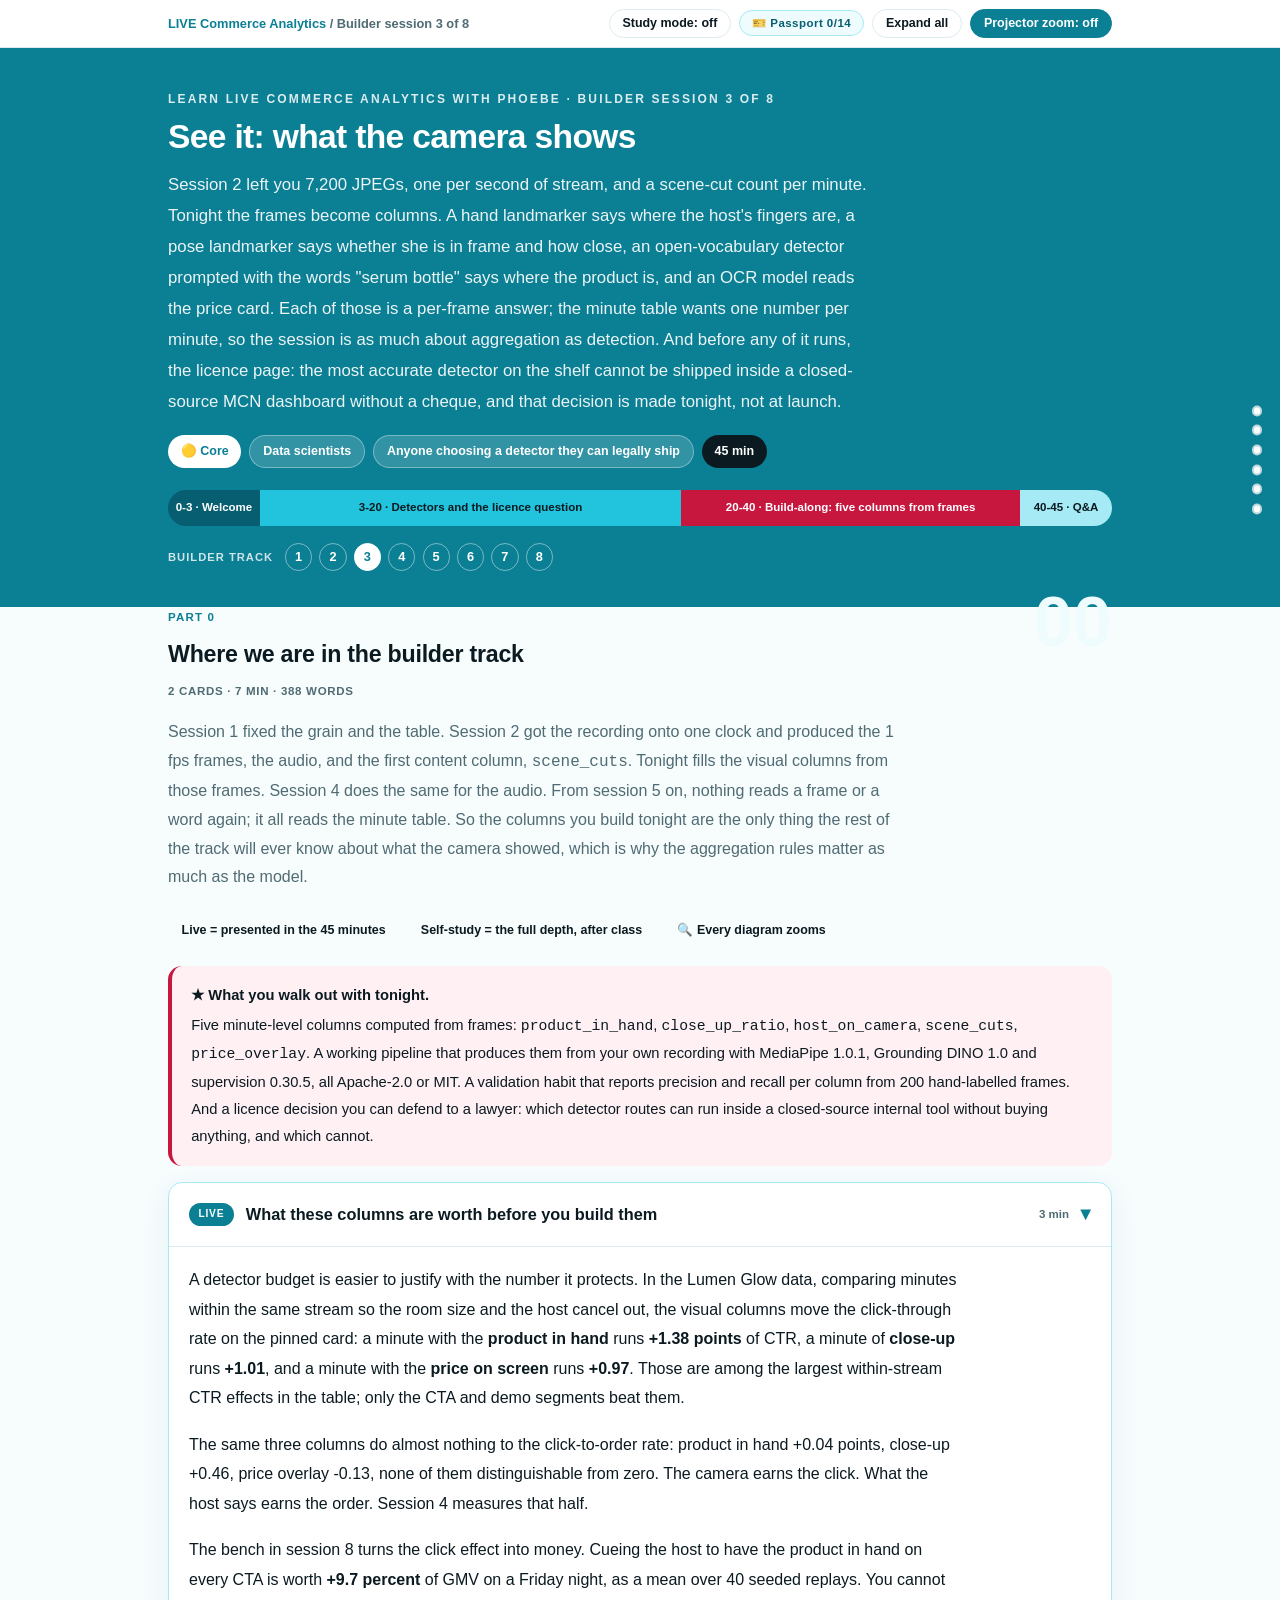
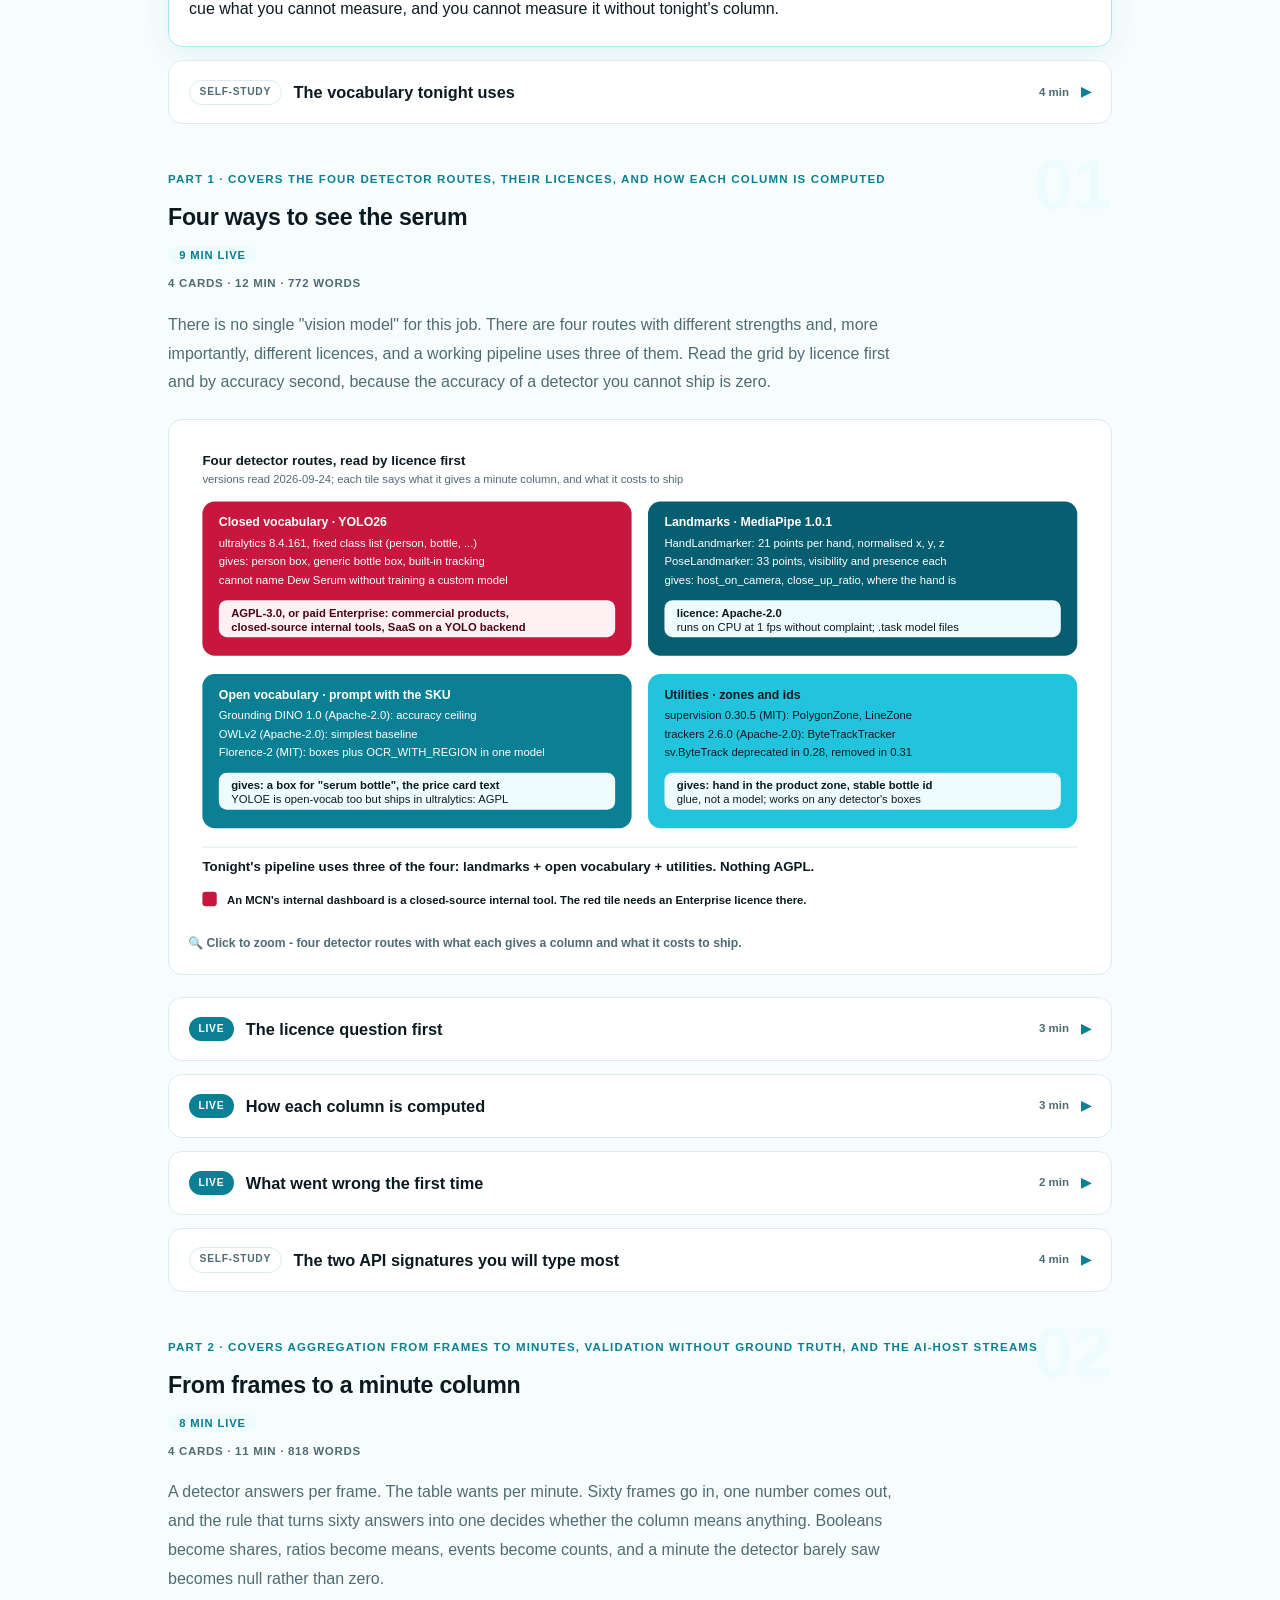
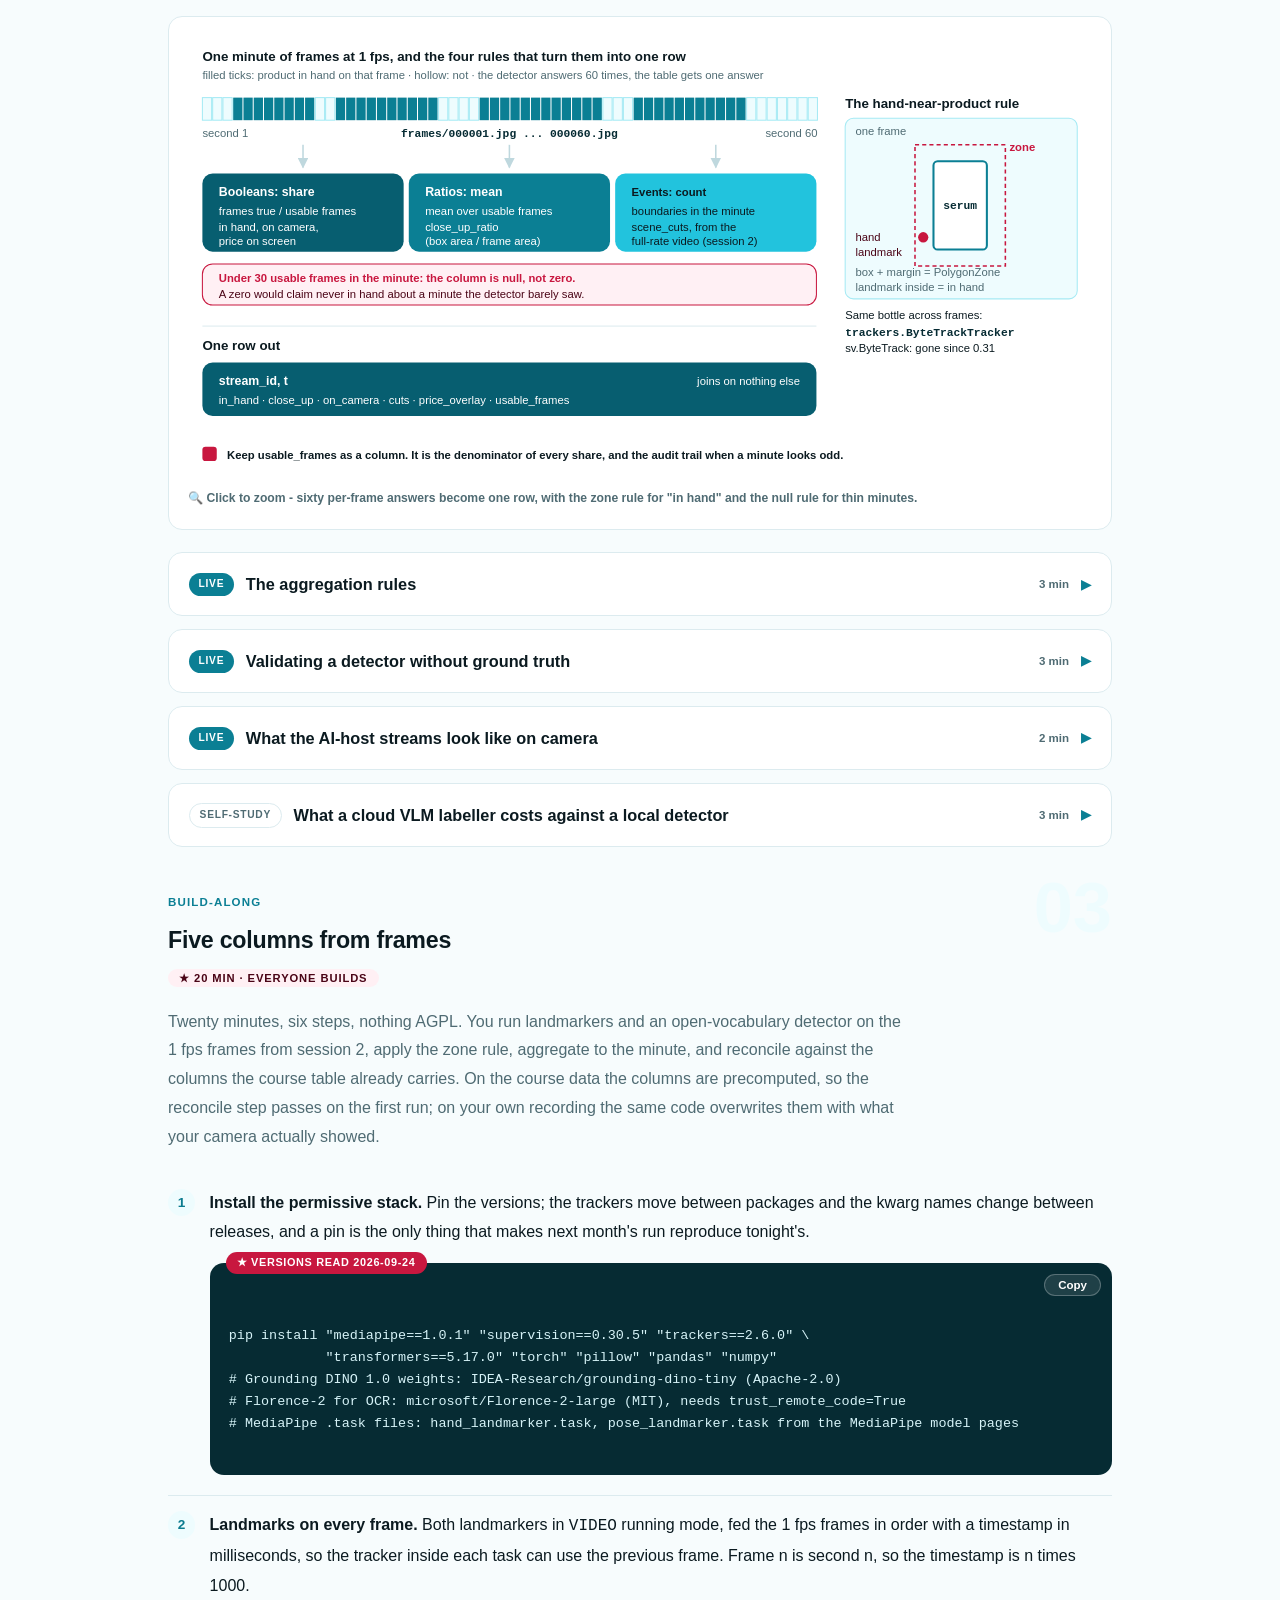
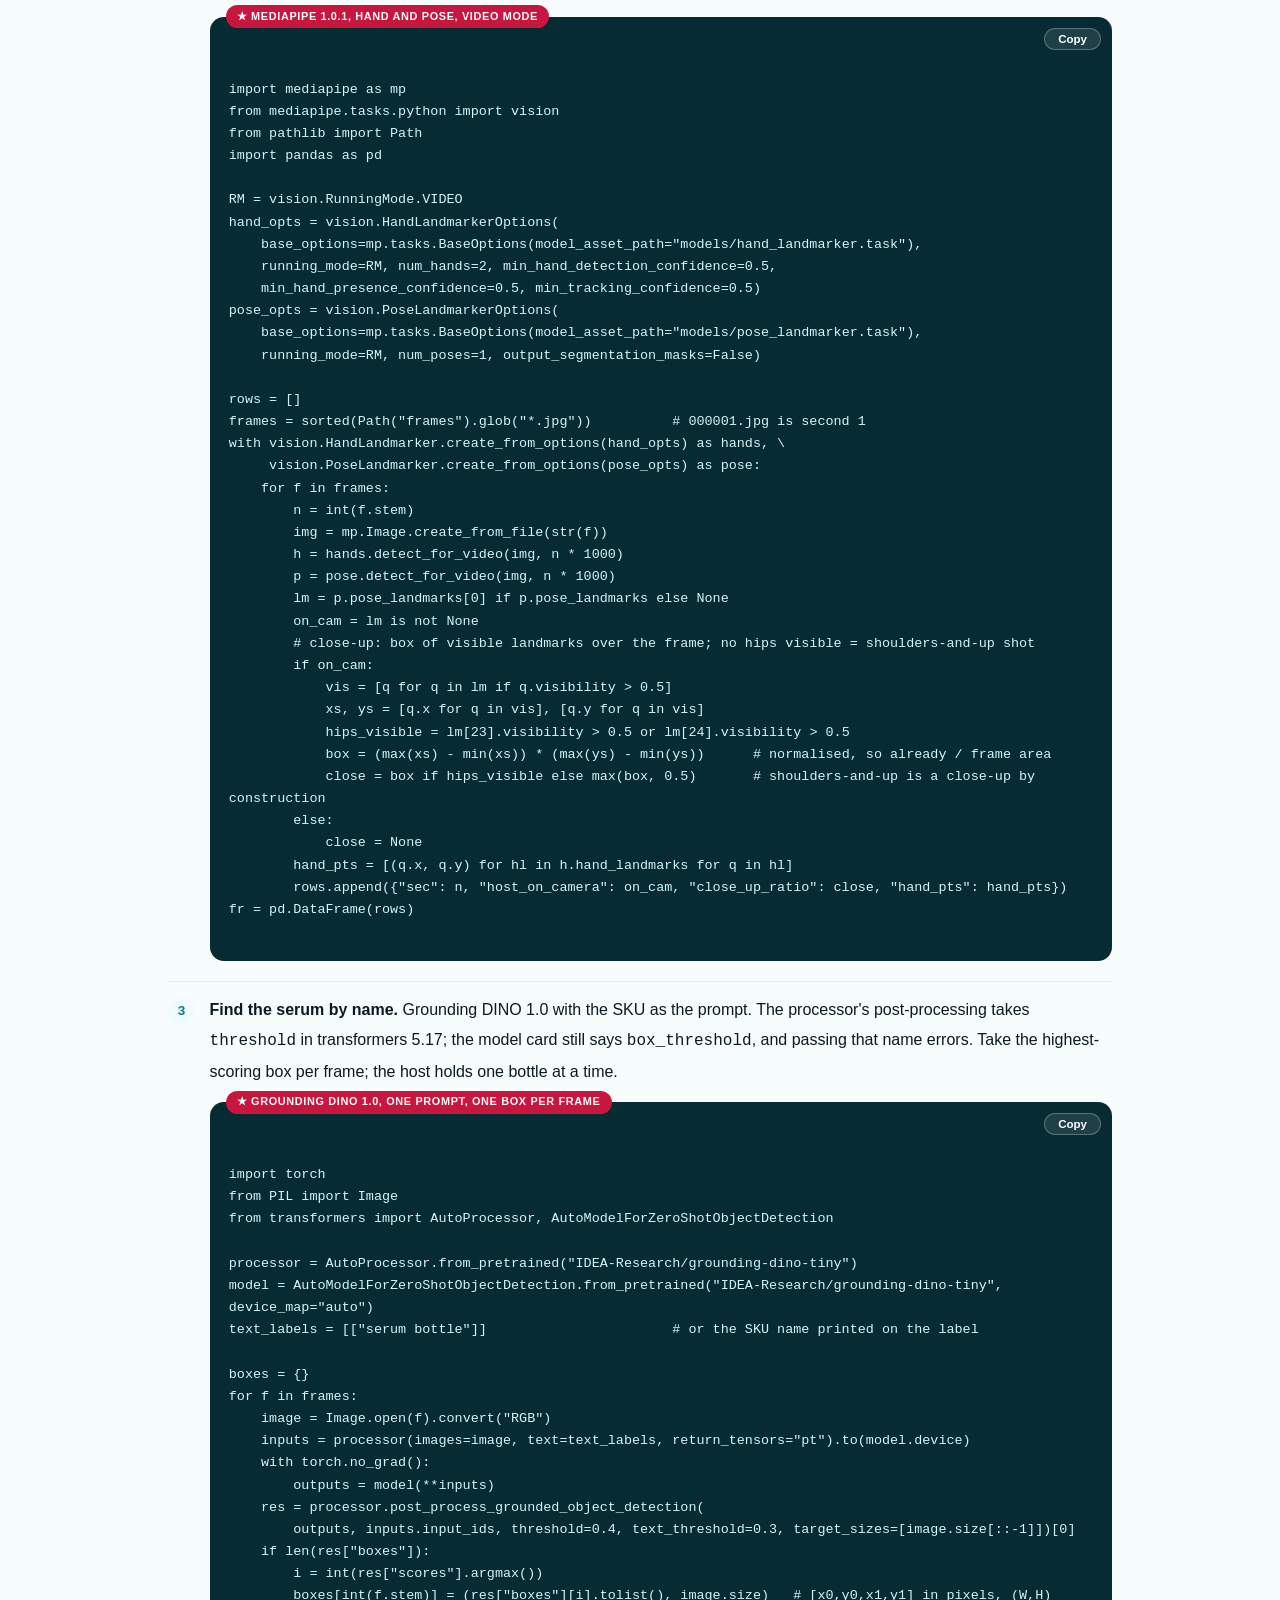
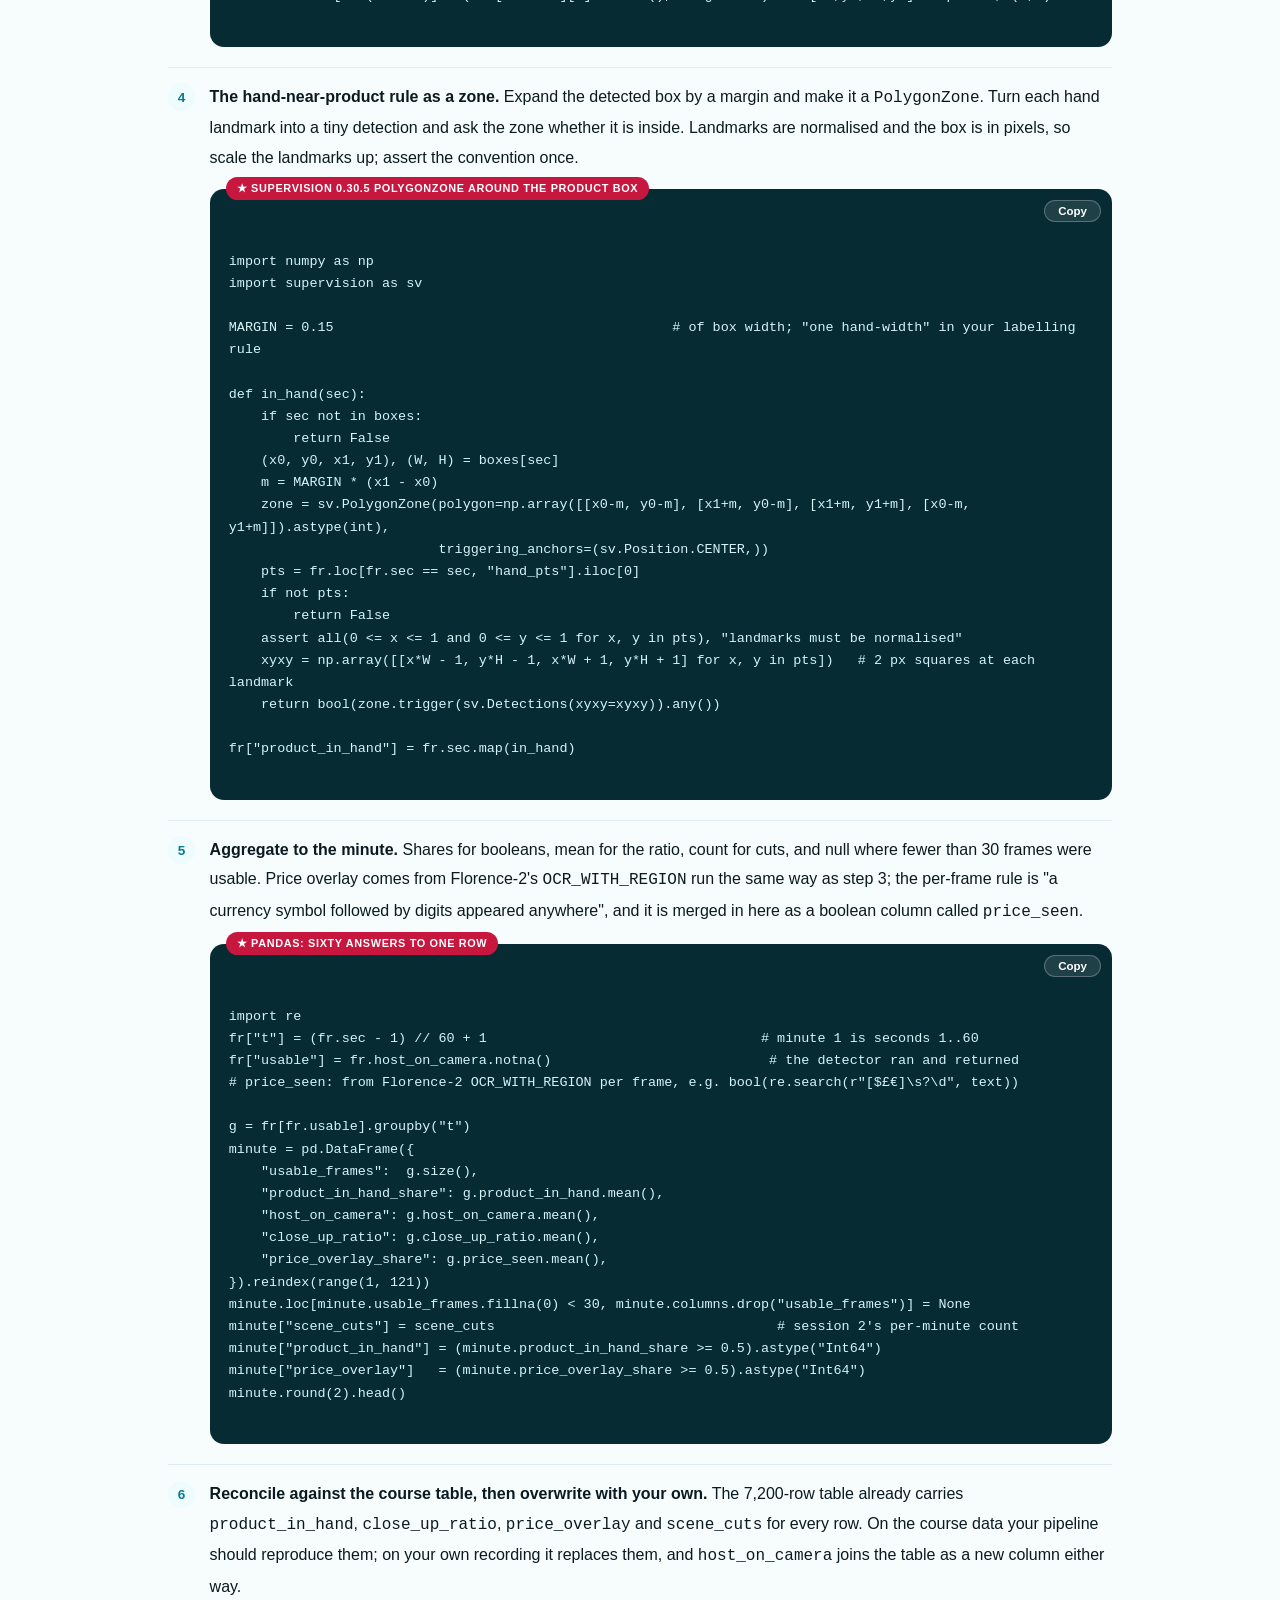
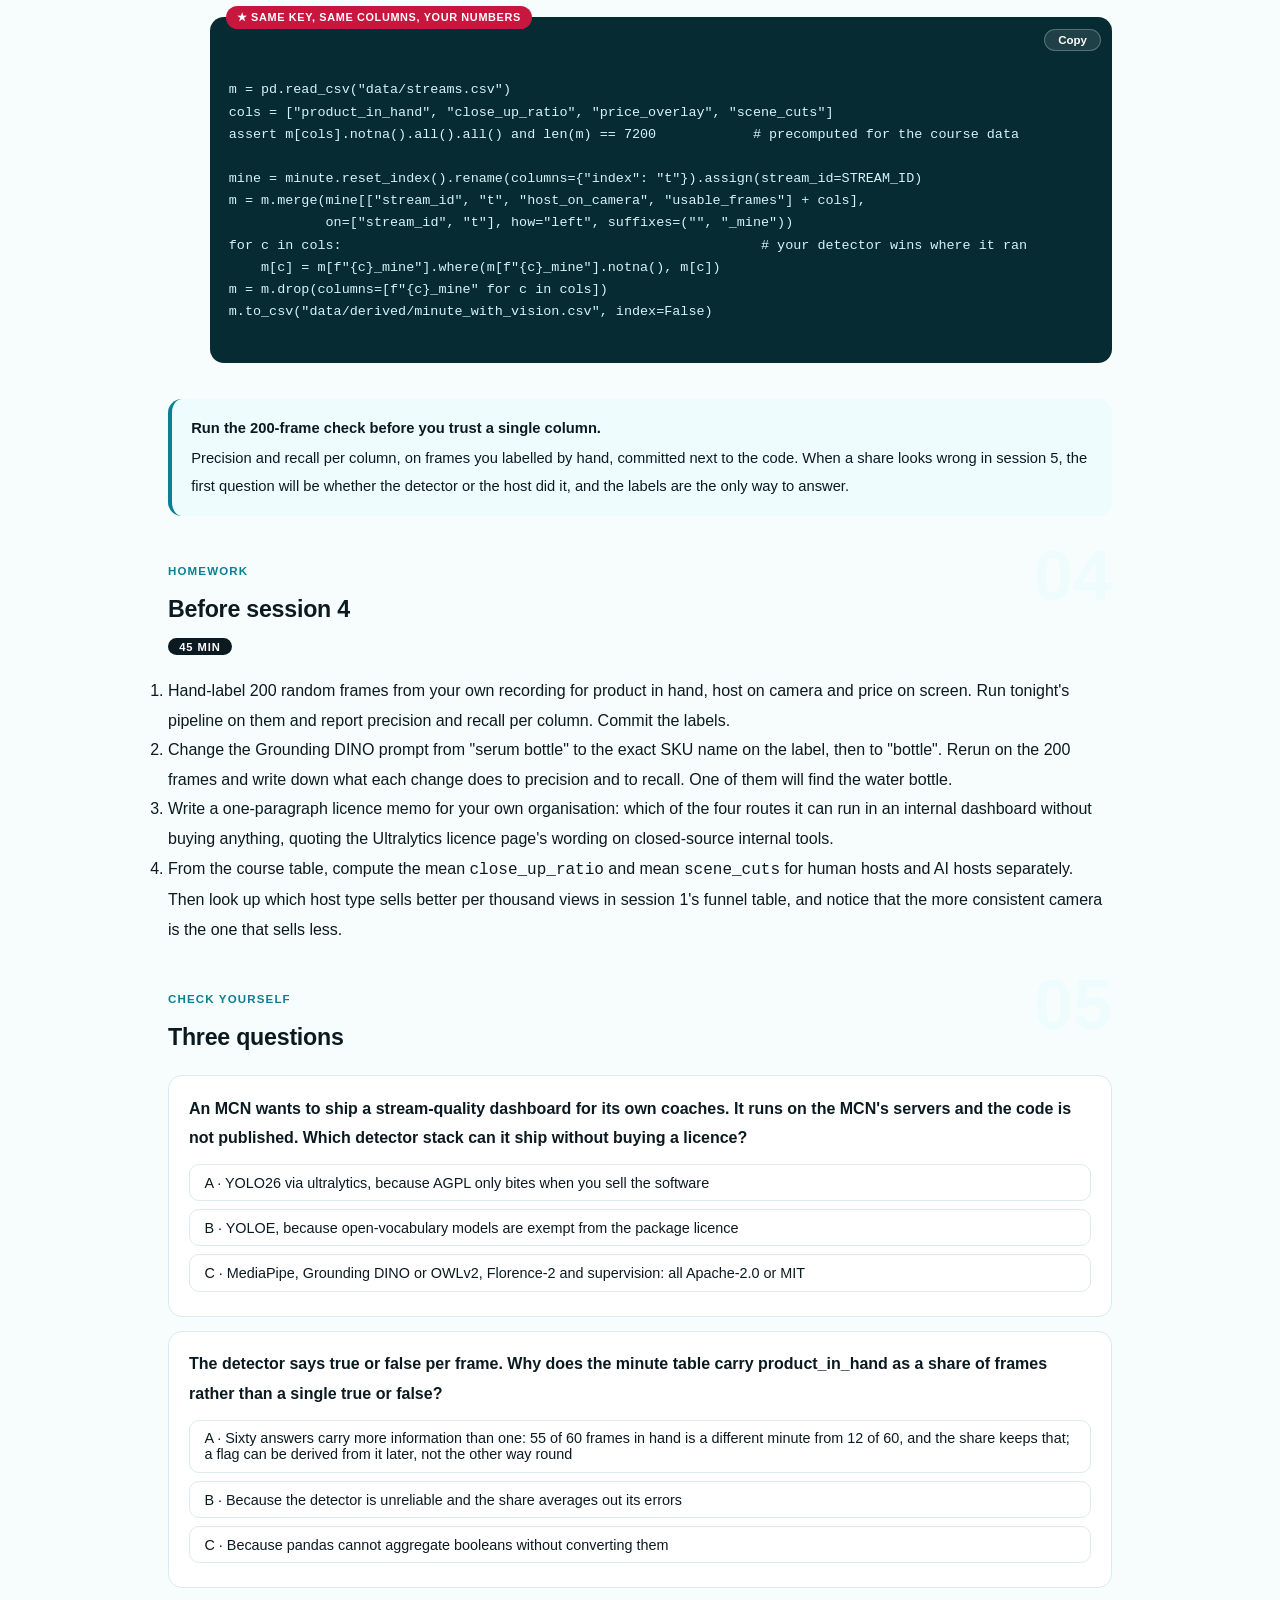
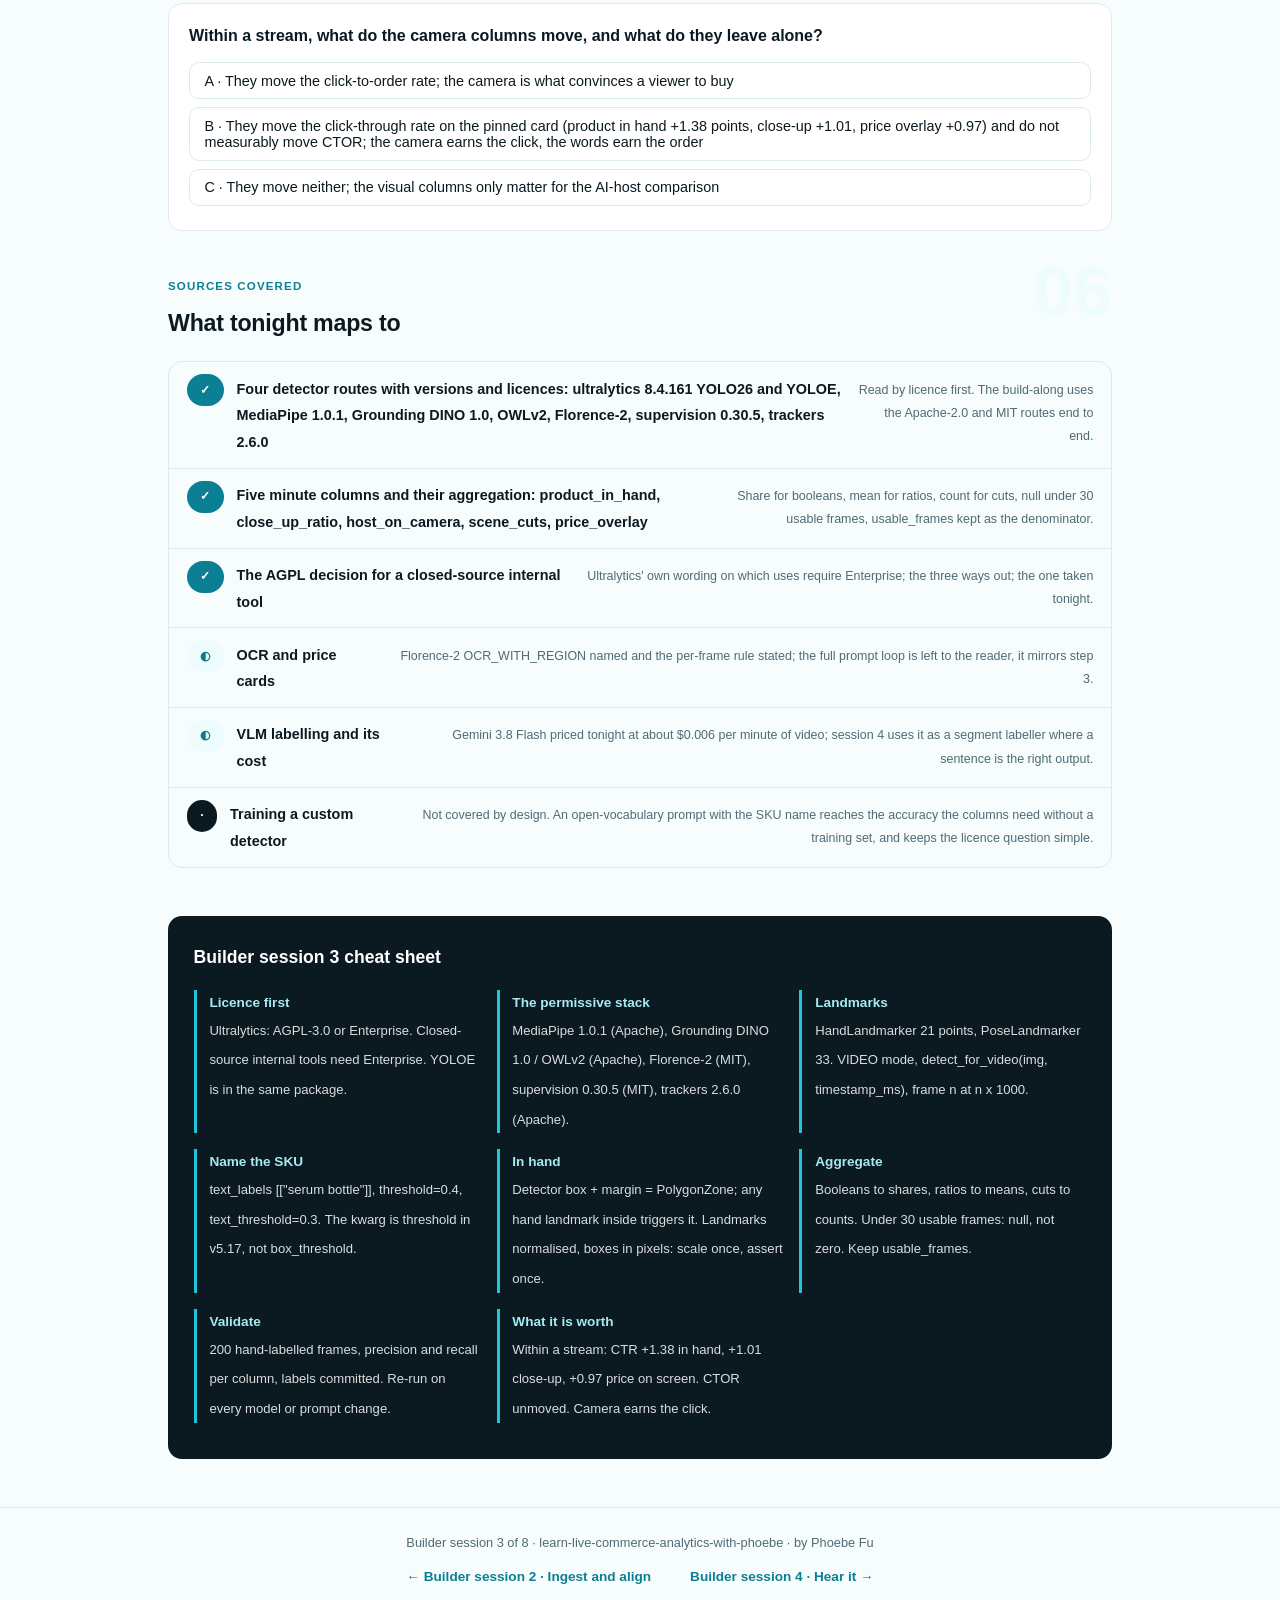
<file: courses/b3-see-it.html>
<!DOCTYPE html>
<html lang="en">
<head>
<meta charset="UTF-8">
<meta name="viewport" content="width=device-width, initial-scale=1.0">
<!-- social:start -->
<meta name="description" content="Builder session 3 of 8. Five minute-level columns from 1 fps frames - product in hand, close-up ratio, host on camera, scene cuts, price overlay - built with MediaPipe landmarks, an open-vocabulary detector prompted with the SKU name and a supervision zone; and the licence question that decides which detector an MCN can legally ship.">
<meta property="og:type" content="article">
<meta property="og:site_name" content="Learn with Phoebe">
<meta property="og:title" content="See it: what the camera shows - learn live commerce analytics with phoebe">
<meta property="og:description" content="Builder session 3 of 8. Four ways to see the serum, five columns from frames, and why the licence page is read before the model card.">
<meta property="og:url" content="https://phoebefu6.github.io/learn-live-commerce-analytics-with-phoebe/courses/b3-see-it.html">
<meta property="og:image" content="https://phoebefu6.github.io/learn-live-commerce-analytics-with-phoebe/assets/og-cover.png">
<meta property="og:image:width" content="1200">
<meta property="og:image:height" content="630">
<meta name="twitter:card" content="summary_large_image">
<meta name="twitter:title" content="See it: what the camera shows - learn live commerce analytics with phoebe">
<meta name="twitter:description" content="Product in hand is worth 1.38 points of CTR within a stream. Tonight you build the detector that measures it, and pick one you are allowed to run in a closed-source dashboard.">
<meta name="twitter:image" content="https://phoebefu6.github.io/learn-live-commerce-analytics-with-phoebe/assets/og-cover.png">
<!-- social:end -->
<title>Builder session 3 · See it: what the camera shows - learn live commerce analytics with phoebe</title>
<link rel="stylesheet" href="../assets/style.css?v=7">
</head>
<body>

<div class="toolbar">
  <div class="wrap">
    <span class="crumb"><a href="../index.html">LIVE Commerce Analytics</a> / Builder session 3 of 8</span>
    <button class="btn" id="toggle-all" type="button">Expand all</button>
    <button class="btn primary" id="zoom-toggle" type="button">Projector zoom: off</button>
  </div>
</div>

<header class="masthead">
  <div class="wrap">
    <div class="eyebrow">Learn LIVE Commerce Analytics with Phoebe · Builder session 3 of 8</div>
    <h1>See it: <span class="accent">what the camera shows</span></h1>
    <p class="sub">Session 2 left you 7,200 JPEGs, one per second of stream, and a scene-cut count per minute. Tonight the frames become columns. A hand landmarker says where the host's fingers are, a pose landmarker says whether she is in frame and how close, an open-vocabulary detector prompted with the words "serum bottle" says where the product is, and an OCR model reads the price card. Each of those is a per-frame answer; the minute table wants one number per minute, so the session is as much about aggregation as detection. And before any of it runs, the licence page: the most accurate detector on the shelf cannot be shipped inside a closed-source MCN dashboard without a cheque, and that decision is made tonight, not at launch.</p>
    <div class="chip-row">
      <span class="chip level">🟡 Core</span>
      <span class="chip audience">Data scientists</span>
      <span class="chip audience">Anyone choosing a detector they can legally ship</span>
      <span class="chip time">45 min</span>
    </div>
    <div class="agenda">
      <span class="a1" style="flex:1">0-3 · Welcome</span>
      <span class="a2" style="flex:5">3-20 · Detectors and the licence question</span>
      <span class="a3" style="flex:4">20-40 · Build-along: five columns from frames</span>
      <span class="a4" style="flex:1">40-45 · Q&amp;A</span>
    </div>
  </div>
</header>

<main class="wrap">

  <!-- ============ INTRO ============ -->
  <section class="section" id="intro">
    <div class="section-kicker">
      <span class="klabel">Part 0</span>
      <h2>Where we are in the builder track</h2>
    </div>
    <p class="lede">Session 1 fixed the grain and the table. Session 2 got the recording onto one clock and produced the 1 fps frames, the audio, and the first content column, <code>scene_cuts</code>. Tonight fills the visual columns from those frames. Session 4 does the same for the audio. From session 5 on, nothing reads a frame or a word again; it all reads the minute table. So the columns you build tonight are the only thing the rest of the track will ever know about what the camera showed, which is why the aggregation rules matter as much as the model.</p>

    <div class="legend">
      <span class="pill">Live = presented in the 45 minutes</span>
      <span class="pill">Self-study = the full depth, after class</span>
      <span class="pill">🔍 Every diagram zooms</span>
    </div>

    <div class="callout win">
      <p><strong>★ What you walk out with tonight.</strong> Five minute-level columns computed from frames: <code>product_in_hand</code>, <code>close_up_ratio</code>, <code>host_on_camera</code>, <code>scene_cuts</code>, <code>price_overlay</code>. A working pipeline that produces them from your own recording with MediaPipe 1.0.1, Grounding DINO 1.0 and supervision 0.30.5, all Apache-2.0 or MIT. A validation habit that reports precision and recall per column from 200 hand-labelled frames. And a licence decision you can defend to a lawyer: which detector routes can run inside a closed-source internal tool without buying anything, and which cannot.</p>
    </div>

    <details class="card" open>
      <summary><span class="mode live">Live</span>What these columns are worth before you build them<span class="mini">3 min</span><span class="caret">▶</span></summary>
      <div class="body">
        <p>A detector budget is easier to justify with the number it protects. In the Lumen Glow data, comparing minutes within the same stream so the room size and the host cancel out, the visual columns move the click-through rate on the pinned card: a minute with the <strong>product in hand</strong> runs <strong>+1.38 points</strong> of CTR, a minute of <strong>close-up</strong> runs <strong>+1.01</strong>, and a minute with the <strong>price on screen</strong> runs <strong>+0.97</strong>. Those are among the largest within-stream CTR effects in the table; only the CTA and demo segments beat them.</p>
        <p>The same three columns do almost nothing to the click-to-order rate: product in hand +0.04 points, close-up +0.46, price overlay -0.13, none of them distinguishable from zero. The camera earns the click. What the host says earns the order. Session 4 measures that half.</p>
        <p>The bench in session 8 turns the click effect into money. Cueing the host to have the product in hand on every CTA is worth <strong>+9.7 percent</strong> of GMV on a Friday night, as a mean over 40 seeded replays. You cannot cue what you cannot measure, and you cannot measure it without tonight's column.</p>
      </div>
    </details>

    <details class="card">
      <summary><span class="mode self">Self-study</span>The vocabulary tonight uses<span class="mini">4 min</span><span class="caret">▶</span></summary>
      <div class="body">
        <ul>
          <li><strong>Closed-vocabulary detection</strong> - a detector trained on a fixed list of classes and blind to anything else. YOLO26's COCO weights know "person" and "bottle" and have never heard of Dew Serum.</li>
          <li><strong>Open-vocabulary detection</strong> - a detector that takes a text prompt at run time and finds whatever the prompt names. "serum bottle", "pump dispenser", the SKU name on the label. No training, one string.</li>
          <li><strong>Landmark</strong> - a named keypoint on a body part. MediaPipe's HandLandmarker returns 21 per hand, PoseLandmarker returns 33 per body, each with normalised x, y and a depth estimate.</li>
          <li><strong>Zone</strong> - a polygon on the frame that reports which detections fall inside it. supervision's <code>PolygonZone</code> is the standard implementation.</li>
          <li><strong>Tracker id</strong> - a stable integer attached to one object across consecutive frames, so "the same bottle" can be followed. ByteTrack is the usual algorithm.</li>
          <li><strong>OCR</strong> - optical character recognition, reading text off pixels. Florence-2's <code>OCR_WITH_REGION</code> task returns each string with its box.</li>
          <li><strong>Licence: AGPL-3.0</strong> - copyleft that reaches over the network. Software that uses an AGPL component must offer its own source to users, including users who only reach it through a server. <strong>Apache-2.0</strong> and <strong>MIT</strong> are permissive: use, modify, ship closed, keep the notice.</li>
        </ul>
      </div>
    </details>
  </section>

  <!-- ============ PART 1 ============ -->
  <section class="section" id="part-1">
    <div class="section-kicker">
      <span class="klabel">Part 1 · covers the four detector routes, their licences, and how each column is computed</span>
      <h2>Four ways to see the serum</h2>
      <span class="tag concept">9 min live</span>
    </div>
    <p class="lede">There is no single "vision model" for this job. There are four routes with different strengths and, more importantly, different licences, and a working pipeline uses three of them. Read the grid by licence first and by accuracy second, because the accuracy of a detector you cannot ship is zero.</p>

    <figure class="zoomable">
      <svg viewBox="0 0 880 470" xmlns="http://www.w3.org/2000/svg" role="img" aria-label="A two-by-two grid of detector routes. Top left, closed vocabulary: YOLO26 via ultralytics 8.4.161, AGPL-3.0 or Enterprise licence, gives person and bottle boxes and tracking. Top right, landmarks: MediaPipe 1.0.1 HandLandmarker with 21 points and PoseLandmarker with 33, Apache-2.0, gives hand position and body extent. Bottom left, open vocabulary: YOLOE inside ultralytics under the same AGPL terms, Grounding DINO 1.0 Apache-2.0, OWLv2 Apache-2.0, Florence-2 MIT with OCR, gives a box for any named object. Bottom right, utilities: supervision 0.30.5 MIT PolygonZone and LineZone, trackers 2.6.0 ByteTrackTracker, gives zone membership and stable ids. A note says the AGPL tile is the one an MCN cannot run inside a closed dashboard without an Enterprise licence.">
        <style>
          .b3aHd { font: 800 13px Inter, sans-serif; fill: #0B1A20; }
          .b3aT { font: 800 12px Inter, sans-serif; fill: #fff; }
          .b3aTi { font: 800 12px Inter, sans-serif; fill: #0B1A20; }
          .b3aB { font: 400 11px Inter, sans-serif; fill: #0B1A20; }
          .b3aW { font: 400 11px Inter, sans-serif; fill: #fff; }
          .b3aM { font: 400 11px Inter, sans-serif; fill: #4F6B73; }
          .b3aL { font: 700 11px Inter, sans-serif; fill: #fff; }
          .b3aLi { font: 700 11px Inter, sans-serif; fill: #0B1A20; }
          .b3aQ { font: 600 11px "SFMono-Regular", Menlo, monospace; fill: #062B33; }
          .b3aN { font: 700 11px Inter, sans-serif; fill: #0B1A20; }
        </style>

        <text class="b3aHd" x="14" y="24">Four detector routes, read by licence first</text>
        <text class="b3aM" x="14" y="42">versions read 2026-09-24; each tile says what it gives a minute column, and what it costs to ship</text>

        <!-- top left: closed vocab (the AGPL tile, flag colour) -->
        <rect x="14" y="60" width="418" height="150" rx="12" fill="#C8173F"></rect>
        <text class="b3aT" x="30" y="84">Closed vocabulary · YOLO26</text>
        <text class="b3aW" x="30" y="104" style="fill:#fff">ultralytics 8.4.161, fixed class list (person, bottle, ...)</text>
        <text class="b3aW" x="30" y="122" style="fill:#fff">gives: person box, generic bottle box, built-in tracking</text>
        <text class="b3aW" x="30" y="140" style="fill:#fff">cannot name Dew Serum without training a custom model</text>
        <rect x="30" y="156" width="386" height="36" rx="8" fill="#FFF0F4"></rect>
        <text class="b3aLi" x="42" y="172" style="fill:#4A0416">AGPL-3.0, or paid Enterprise: commercial products,</text>
        <text class="b3aLi" x="42" y="186" style="fill:#4A0416">closed-source internal tools, SaaS on a YOLO backend</text>

        <!-- top right: landmarks -->
        <rect x="448" y="60" width="418" height="150" rx="12" fill="#075E70"></rect>
        <text class="b3aT" x="464" y="84">Landmarks · MediaPipe 1.0.1</text>
        <text class="b3aW" x="464" y="104" style="fill:#fff">HandLandmarker: 21 points per hand, normalised x, y, z</text>
        <text class="b3aW" x="464" y="122" style="fill:#fff">PoseLandmarker: 33 points, visibility and presence each</text>
        <text class="b3aW" x="464" y="140" style="fill:#fff">gives: host_on_camera, close_up_ratio, where the hand is</text>
        <rect x="464" y="156" width="386" height="36" rx="8" fill="#EEFCFE"></rect>
        <text class="b3aLi" x="476" y="172">licence: Apache-2.0</text>
        <text class="b3aB" x="476" y="186">runs on CPU at 1 fps without complaint; .task model files</text>

        <!-- bottom left: open vocab -->
        <rect x="14" y="228" width="418" height="150" rx="12" fill="#0B7F94"></rect>
        <text class="b3aT" x="30" y="252">Open vocabulary · prompt with the SKU</text>
        <text class="b3aW" x="30" y="272">Grounding DINO 1.0 (Apache-2.0): accuracy ceiling</text>
        <text class="b3aW" x="30" y="290">OWLv2 (Apache-2.0): simplest baseline</text>
        <text class="b3aW" x="30" y="308">Florence-2 (MIT): boxes plus OCR_WITH_REGION in one model</text>
        <rect x="30" y="324" width="386" height="36" rx="8" fill="#EEFCFE"></rect>
        <text class="b3aLi" x="42" y="340">gives: a box for "serum bottle", the price card text</text>
        <text class="b3aB" x="42" y="354">YOLOE is open-vocab too but ships in ultralytics: AGPL</text>

        <!-- bottom right: utilities -->
        <rect x="448" y="228" width="418" height="150" rx="12" fill="#22C3DD"></rect>
        <text class="b3aTi" x="464" y="252">Utilities · zones and ids</text>
        <text class="b3aB" x="464" y="272">supervision 0.30.5 (MIT): PolygonZone, LineZone</text>
        <text class="b3aB" x="464" y="290">trackers 2.6.0 (Apache-2.0): ByteTrackTracker</text>
        <text class="b3aB" x="464" y="308">sv.ByteTrack deprecated in 0.28, removed in 0.31</text>
        <rect x="464" y="324" width="386" height="36" rx="8" fill="#EEFCFE"></rect>
        <text class="b3aLi" x="476" y="340">gives: hand in the product zone, stable bottle id</text>
        <text class="b3aB" x="476" y="354">glue, not a model; works on any detector's boxes</text>

        <!-- pipeline line -->
        <rect x="14" y="396" width="852" height="1" fill="#DCEBEF"></rect>
        <text class="b3aHd" x="14" y="420">Tonight's pipeline uses three of the four: landmarks + open vocabulary + utilities. Nothing AGPL.</text>

        <rect x="14" y="440" width="14" height="14" rx="3" fill="#C8173F"></rect>
        <text class="b3aN" x="38" y="452">An MCN's internal dashboard is a closed-source internal tool. The red tile needs an Enterprise licence there.</text>
      </svg>
      <figcaption>🔍 Click to zoom - four detector routes with what each gives a column and what it costs to ship.</figcaption>
    </figure>

    <details class="card">
      <summary><span class="mode live">Live</span>The licence question first<span class="mini">3 min</span><span class="caret">▶</span></summary>
      <div class="body">
        <p>Ultralytics' own licence page draws the line. AGPL-3.0 fits research, personal and fully open-source use. The <strong>Enterprise licence is required for commercial products, closed-source internal tools, and SaaS or APIs with a YOLO backend</strong>, and its pricing is quote-based. YOLOE, the open-vocabulary model, ships inside the same package, so the same terms apply to it.</p>
        <p>Now place the thing you are building. An MCN's stream-quality dashboard, run on the MCN's own servers for the MCN's own coaches, is a closed-source internal tool. That is on the Enterprise side of the line by the licensor's own wording. So the choice is one of three, and it is made before a single frame is processed:</p>
        <ul>
          <li><strong>Buy Enterprise.</strong> Get the quote, budget it, ship YOLO26 and YOLOE with a clear conscience.</li>
          <li><strong>Open-source the pipeline.</strong> AGPL is satisfied if the code that uses YOLO is offered to its users. For an internal tool that means publishing it, which some MCNs will not do and most brands will not allow.</li>
          <li><strong>Use Apache-2.0 and MIT models.</strong> MediaPipe for landmarks, Grounding DINO or OWLv2 for the SKU, Florence-2 for OCR, supervision and trackers for the glue. Tonight's build-along takes this route, and the accuracy it gives up is smaller than the licence it keeps.</li>
        </ul>
        <div class="callout tip">
          <p><strong>Read the licence page before the benchmark table.</strong> Every detector comparison online ranks on mAP. None of them ranks on whether your legal team will sign. A model with a lower mAP that you can ship beats a model with a higher mAP that you cannot, by exactly the size of the effect you are trying to measure.</p>
        </div>
      </div>
    </details>

    <details class="card">
      <summary><span class="mode live">Live</span>How each column is computed<span class="mini">3 min</span><span class="caret">▶</span></summary>
      <div class="body">
        <p>Each column is one rule applied per frame, then one aggregation per minute. The rules are deliberately simple; the sophistication is in the detectors underneath, not in the arithmetic on top.</p>
        <table class="clean">
          <thead>
            <tr><th>Column</th><th>Per-frame rule</th><th>From</th><th>Per-minute</th></tr>
          </thead>
          <tbody>
            <tr><td><code>host_on_camera</code></td><td>A person is present: any pose landmarks returned, or a person box</td><td>PoseLandmarker</td><td>Share of frames</td></tr>
            <tr><td><code>close_up_ratio</code></td><td>Person box area over frame area. When the hip landmarks are missing, the shot is shoulders-and-up: use the box from the visible landmarks</td><td>PoseLandmarker</td><td>Mean</td></tr>
            <tr><td><code>product_in_hand</code></td><td>A hand landmark lies inside, or within a margin of, a box the open-vocab detector returned for "serum bottle" or the SKU name</td><td>HandLandmarker + Grounding DINO + PolygonZone</td><td>Share of frames</td></tr>
            <tr><td><code>price_overlay</code></td><td>Florence-2 <code>OCR_WITH_REGION</code> returns a string containing a currency symbol and digits</td><td>Florence-2</td><td>Share of frames</td></tr>
            <tr><td><code>scene_cuts</code></td><td>A scene boundary, from the full-rate video</td><td>PySceneDetect, session 2</td><td>Count</td></tr>
          </tbody>
        </table>
        <p>The one that needs care is close-up. A host who leans in until only her face and the bottle fill the frame has no hips in shot, so a naive "person box" from pose landmarks shrinks to the visible points and the ratio drops when it should rise. Treat missing hips as a signal, not as missing data: shoulders-and-up with no hips is a close-up by construction, and the ratio is computed from the shoulder-to-crown box scaled to the frame.</p>
      </div>
    </details>

    <details class="card">
      <summary><span class="mode live">Live</span>What went wrong the first time<span class="mini">2 min</span><span class="caret">▶</span></summary>
      <div class="body">
        <div class="callout example">
          <span class="ex-pill">Real world</span>
          <p>Lumen Glow's first detector was a stock closed-vocabulary model looking for "bottle". It found the water bottle on the host's desk in nearly every frame, so product_in_hand read as true for most of every stream and the column had no variance to correlate with anything. Prompting an open-vocabulary detector with "serum bottle with a pump" and requiring a hand landmark inside the box fixed both problems in one afternoon. The licence review of the first model took longer than the rebuild.</p>
        </div>
      </div>
    </details>

    <details class="card">
      <summary><span class="mode self">Self-study</span>The two API signatures you will type most<span class="mini">4 min</span><span class="caret">▶</span></summary>
      <div class="body">
        <p>Both quoted from the fetched documentation. The Grounding DINO call is from the transformers v5.17.0 model docs; note the kwarg name, because the model card on the Hub still shows the older <code>box_threshold</code> while the current processor takes <code>threshold</code>. Signature defaults are 0.25 for both thresholds; the docs' example raises them to 0.4 and 0.3.</p>
        <div class="prompt-box good">
          <span class="label">★ Grounding DINO, transformers v5.17.0 docs</span>
processor = AutoProcessor.from_pretrained("IDEA-Research/grounding-dino-tiny")
model = AutoModelForZeroShotObjectDetection.from_pretrained("IDEA-Research/grounding-dino-tiny", device_map="auto")
text_labels = [["a cat", "a remote control"]]
inputs = processor(images=image, text=text_labels, return_tensors="pt").to(model.device)
results = processor.post_process_grounded_object_detection(
    outputs, inputs.input_ids, threshold=0.4, text_threshold=0.3, target_sizes=[image.size[::-1]])
# signature defaults: threshold=0.25, text_threshold=0.25; returns scores, boxes [x0,y0,x1,y1], labels, text_labels
# NOTE: the model card still shows the older kwarg name box_threshold; the v5.17 processor uses `threshold`.
        </div>
        <p>MediaPipe's task options all share one shape: a <code>base_options</code> pointing at a model file, a running mode, and a handful of confidence thresholds. The hand landmarker's, as documented:</p>
        <div class="prompt-box good">
          <span class="label">★ MediaPipe 1.0.1 HandLandmarkerOptions</span>
HandLandmarkerOptions(num_hands=1, min_hand_detection_confidence=0.5,
    min_hand_presence_confidence=0.5, min_tracking_confidence=0.5)
# output per hand: handedness, hand_landmarks (21 points, normalised x,y + z), hand_world_landmarks (metres)
        </div>
        <p>For a host who sells with both hands, set <code>num_hands=2</code>. The landmarks are normalised to the frame, so a box from the detector in pixels has to be divided by the frame width and height before the two are compared, or the landmarks multiplied up. Pick one convention and assert it in the code.</p>
      </div>
    </details>
  </section>

  <!-- ============ PART 2 ============ -->
  <section class="section" id="part-2">
    <div class="section-kicker">
      <span class="klabel">Part 2 · covers aggregation from frames to minutes, validation without ground truth, and the AI-host streams</span>
      <h2>From frames to a minute column</h2>
      <span class="tag concept">8 min live</span>
    </div>
    <p class="lede">A detector answers per frame. The table wants per minute. Sixty frames go in, one number comes out, and the rule that turns sixty answers into one decides whether the column means anything. Booleans become shares, ratios become means, events become counts, and a minute the detector barely saw becomes null rather than zero.</p>

    <figure class="zoomable">
      <svg viewBox="0 0 880 430" xmlns="http://www.w3.org/2000/svg" role="img" aria-label="Sixty frame ticks at one frame per second across the top, some filled to mark frames where the product was in the host's hand. Arrows lead down to three aggregation boxes: share of frames for booleans, mean for ratios, count for scene cuts, and a fourth box saying a minute with under 30 usable frames is null. On the right a sketch of a frame shows a detected serum box with a polygon zone drawn around it and a hand landmark inside the zone. A note says ByteTrack moved from supervision to the trackers package in 0.31.">
        <style>
          .b3bHd { font: 800 13px Inter, sans-serif; fill: #0B1A20; }
          .b3bT { font: 800 12px Inter, sans-serif; fill: #fff; }
          .b3bB { font: 400 11px Inter, sans-serif; fill: #0B1A20; }
          .b3bW { font: 400 11px Inter, sans-serif; fill: #fff; }
          .b3bM { font: 400 11px Inter, sans-serif; fill: #4F6B73; }
          .b3bQ { font: 600 11px "SFMono-Regular", Menlo, monospace; fill: #062B33; }
          .b3bR { font: 700 11px Inter, sans-serif; fill: #C8173F; }
          .b3bN { font: 700 11px Inter, sans-serif; fill: #0B1A20; }
        </style>
        <defs>
          <marker id="b3bAr" viewBox="0 0 10 10" refX="9" refY="5" markerWidth="7" markerHeight="7" orient="auto">
            <path d="M0,0 L10,5 L0,10 z" fill="#BFD8DE"></path>
          </marker>
        </defs>

        <text class="b3bHd" x="14" y="24">One minute of frames at 1 fps, and the four rules that turn them into one row</text>
        <text class="b3bM" x="14" y="42">filled ticks: product in hand on that frame · hollow: not · the detector answers 60 times, the table gets one answer</text>

        <!-- 60 frame ticks, 9px each + 1 gap = 600px from x=14 -->
        <g>
          <rect x="14" y="60" width="9" height="22" fill="#EEFCFE" stroke="#A5EAF4"></rect><rect x="24" y="60" width="9" height="22" fill="#EEFCFE" stroke="#A5EAF4"></rect><rect x="34" y="60" width="9" height="22" fill="#EEFCFE" stroke="#A5EAF4"></rect><rect x="44" y="60" width="9" height="22" fill="#0B7F94"></rect><rect x="54" y="60" width="9" height="22" fill="#0B7F94"></rect><rect x="64" y="60" width="9" height="22" fill="#0B7F94"></rect>
          <rect x="74" y="60" width="9" height="22" fill="#0B7F94"></rect><rect x="84" y="60" width="9" height="22" fill="#0B7F94"></rect><rect x="94" y="60" width="9" height="22" fill="#0B7F94"></rect><rect x="104" y="60" width="9" height="22" fill="#0B7F94"></rect><rect x="114" y="60" width="9" height="22" fill="#0B7F94"></rect><rect x="124" y="60" width="9" height="22" fill="#EEFCFE" stroke="#A5EAF4"></rect>
          <rect x="134" y="60" width="9" height="22" fill="#EEFCFE" stroke="#A5EAF4"></rect><rect x="144" y="60" width="9" height="22" fill="#0B7F94"></rect><rect x="154" y="60" width="9" height="22" fill="#0B7F94"></rect><rect x="164" y="60" width="9" height="22" fill="#0B7F94"></rect><rect x="174" y="60" width="9" height="22" fill="#0B7F94"></rect><rect x="184" y="60" width="9" height="22" fill="#0B7F94"></rect>
          <rect x="194" y="60" width="9" height="22" fill="#0B7F94"></rect><rect x="204" y="60" width="9" height="22" fill="#0B7F94"></rect><rect x="214" y="60" width="9" height="22" fill="#0B7F94"></rect><rect x="224" y="60" width="9" height="22" fill="#0B7F94"></rect><rect x="234" y="60" width="9" height="22" fill="#0B7F94"></rect><rect x="244" y="60" width="9" height="22" fill="#EEFCFE" stroke="#A5EAF4"></rect>
          <rect x="254" y="60" width="9" height="22" fill="#EEFCFE" stroke="#A5EAF4"></rect><rect x="264" y="60" width="9" height="22" fill="#EEFCFE" stroke="#A5EAF4"></rect><rect x="274" y="60" width="9" height="22" fill="#EEFCFE" stroke="#A5EAF4"></rect><rect x="284" y="60" width="9" height="22" fill="#0B7F94"></rect><rect x="294" y="60" width="9" height="22" fill="#0B7F94"></rect><rect x="304" y="60" width="9" height="22" fill="#0B7F94"></rect>
          <rect x="314" y="60" width="9" height="22" fill="#0B7F94"></rect><rect x="324" y="60" width="9" height="22" fill="#0B7F94"></rect><rect x="334" y="60" width="9" height="22" fill="#0B7F94"></rect><rect x="344" y="60" width="9" height="22" fill="#0B7F94"></rect><rect x="354" y="60" width="9" height="22" fill="#0B7F94"></rect><rect x="364" y="60" width="9" height="22" fill="#0B7F94"></rect>
          <rect x="374" y="60" width="9" height="22" fill="#0B7F94"></rect><rect x="384" y="60" width="9" height="22" fill="#0B7F94"></rect><rect x="394" y="60" width="9" height="22" fill="#0B7F94"></rect><rect x="404" y="60" width="9" height="22" fill="#EEFCFE" stroke="#A5EAF4"></rect><rect x="414" y="60" width="9" height="22" fill="#EEFCFE" stroke="#A5EAF4"></rect><rect x="424" y="60" width="9" height="22" fill="#EEFCFE" stroke="#A5EAF4"></rect>
          <rect x="434" y="60" width="9" height="22" fill="#0B7F94"></rect><rect x="444" y="60" width="9" height="22" fill="#0B7F94"></rect><rect x="454" y="60" width="9" height="22" fill="#0B7F94"></rect><rect x="464" y="60" width="9" height="22" fill="#0B7F94"></rect><rect x="474" y="60" width="9" height="22" fill="#0B7F94"></rect><rect x="484" y="60" width="9" height="22" fill="#0B7F94"></rect>
          <rect x="494" y="60" width="9" height="22" fill="#0B7F94"></rect><rect x="504" y="60" width="9" height="22" fill="#0B7F94"></rect><rect x="514" y="60" width="9" height="22" fill="#0B7F94"></rect><rect x="524" y="60" width="9" height="22" fill="#0B7F94"></rect><rect x="534" y="60" width="9" height="22" fill="#0B7F94"></rect><rect x="544" y="60" width="9" height="22" fill="#EEFCFE" stroke="#A5EAF4"></rect>
          <rect x="554" y="60" width="9" height="22" fill="#EEFCFE" stroke="#A5EAF4"></rect><rect x="564" y="60" width="9" height="22" fill="#EEFCFE" stroke="#A5EAF4"></rect><rect x="574" y="60" width="9" height="22" fill="#EEFCFE" stroke="#A5EAF4"></rect><rect x="584" y="60" width="9" height="22" fill="#EEFCFE" stroke="#A5EAF4"></rect><rect x="594" y="60" width="9" height="22" fill="#EEFCFE" stroke="#A5EAF4"></rect><rect x="604" y="60" width="9" height="22" fill="#EEFCFE" stroke="#A5EAF4"></rect>
        </g>
        <text class="b3bM" x="14" y="98">second 1</text>
        <text class="b3bM" x="613" y="98" text-anchor="end">second 60</text>
        <text class="b3bQ" x="313" y="98" text-anchor="middle">frames/000001.jpg ... 000060.jpg</text>

        <!-- arrows down to the four rule boxes -->
        <line x1="112" y1="106" x2="112" y2="128" stroke="#BFD8DE" stroke-width="1.5" marker-end="url(#b3bAr)"></line>
        <line x1="313" y1="106" x2="313" y2="128" stroke="#BFD8DE" stroke-width="1.5" marker-end="url(#b3bAr)"></line>
        <line x1="514" y1="106" x2="514" y2="128" stroke="#BFD8DE" stroke-width="1.5" marker-end="url(#b3bAr)"></line>

        <rect x="14" y="134" width="196" height="76" rx="10" fill="#075E70"></rect>
        <text class="b3bT" x="30" y="156">Booleans: share</text>
        <text class="b3bW" x="30" y="174" style="fill:#fff">frames true / usable frames</text>
        <text class="b3bW" x="30" y="190" style="fill:#fff">in hand, on camera,</text>
        <text class="b3bW" x="30" y="204" style="fill:#fff">price on screen</text>

        <rect x="215" y="134" width="196" height="76" rx="10" fill="#0B7F94"></rect>
        <text class="b3bT" x="231" y="156">Ratios: mean</text>
        <text class="b3bW" x="231" y="174">mean over usable frames</text>
        <text class="b3bW" x="231" y="190">close_up_ratio</text>
        <text class="b3bW" x="231" y="204">(box area / frame area)</text>

        <rect x="416" y="134" width="196" height="76" rx="10" fill="#22C3DD"></rect>
        <text class="b3bN" x="432" y="156">Events: count</text>
        <text class="b3bB" x="432" y="174">boundaries in the minute</text>
        <text class="b3bB" x="432" y="190">scene_cuts, from the</text>
        <text class="b3bB" x="432" y="204">full-rate video (session 2)</text>

        <rect x="14" y="222" width="598" height="40" rx="10" fill="#FFF0F4" stroke="#C8173F"></rect>
        <text class="b3bR" x="30" y="240">Under 30 usable frames in the minute: the column is null, not zero.</text>
        <text class="b3bB" x="30" y="255" style="fill:#4A0416">A zero would claim never in hand about a minute the detector barely saw.</text>

        <!-- right: the zone sketch -->
        <text class="b3bHd" x="640" y="70">The hand-near-product rule</text>
        <rect x="640" y="80" width="226" height="176" rx="8" fill="#EEFCFE" stroke="#A5EAF4"></rect>
        <text class="b3bM" x="650" y="96">one frame</text>
        <!-- product box from the open-vocab detector -->
        <rect x="726" y="122" width="52" height="86" rx="4" fill="#fff" stroke="#0B7F94" stroke-width="2"></rect>
        <text class="b3bQ" x="752" y="168" text-anchor="middle">serum</text>
        <!-- zone polygon: box expanded by a margin -->
        <polygon points="708,106 796,106 796,224 708,224" fill="none" stroke="#C8173F" stroke-width="1.5" stroke-dasharray="4 3"></polygon>
        <text class="b3bR" x="800" y="112">zone</text>
        <!-- hand landmark inside zone -->
        <circle cx="716" cy="196" r="5" fill="#C8173F"></circle>
        <text class="b3bB" x="650" y="200" style="fill:#4A0416">hand</text>
        <text class="b3bB" x="650" y="214" style="fill:#4A0416">landmark</text>
        <text class="b3bM" x="650" y="234">box + margin = PolygonZone</text>
        <text class="b3bM" x="650" y="248">landmark inside = in hand</text>

        <text class="b3bB" x="640" y="276">Same bottle across frames:</text>
        <text class="b3bQ" x="640" y="292">trackers.ByteTrackTracker</text>
        <text class="b3bB" x="640" y="308">sv.ByteTrack: gone since 0.31</text>

        <!-- output row -->
        <rect x="14" y="282" width="598" height="1" fill="#DCEBEF"></rect>
        <text class="b3bHd" x="14" y="306">One row out</text>
        <rect x="14" y="318" width="598" height="52" rx="10" fill="#075E70"></rect>
        <text class="b3bT" x="30" y="340">stream_id, t</text>
        <text class="b3bW" x="30" y="358" style="fill:#fff">in_hand · close_up · on_camera · cuts · price_overlay · usable_frames</text>
        <text class="b3bW" x="596" y="340" text-anchor="end" style="fill:#fff">joins on nothing else</text>

        <rect x="14" y="400" width="14" height="14" rx="3" fill="#C8173F"></rect>
        <text class="b3bN" x="38" y="412">Keep usable_frames as a column. It is the denominator of every share, and the audit trail when a minute looks odd.</text>
      </svg>
      <figcaption>🔍 Click to zoom - sixty per-frame answers become one row, with the zone rule for "in hand" and the null rule for thin minutes.</figcaption>
    </figure>

    <details class="card">
      <summary><span class="mode live">Live</span>The aggregation rules<span class="mini">3 min</span><span class="caret">▶</span></summary>
      <div class="body">
        <ul>
          <li><strong>Booleans become shares.</strong> A detector says true or false per frame. Sixty of those in a minute are a proportion, and the proportion is what carries information: a minute where the product was in hand for 55 frames is different from one where it was for 12. Round it to 0 or 1 only when a downstream method needs a flag, and keep the share beside it.</li>
          <li><strong>Ratios become means.</strong> Close-up ratio is already a number per frame; average it over the usable frames. A median is defensible too, but the mean is what the course table carries, so use the mean to reconcile.</li>
          <li><strong>Events become counts.</strong> Scene cuts are boundaries; a minute has an integer number of them. Session 2 built this one.</li>
          <li><strong>Thin minutes become null.</strong> If fewer than 30 of the minute's 60 frames were usable, whether because the detector crashed, the frames were black, or you sampled down for speed, write null. A share of 3 out of 4 frames is not a share, it is a coin flip with a decimal point. Session 5 skips nulls; it cannot skip a zero it does not know is fake.</li>
        </ul>
        <p>The course table stores <code>product_in_hand</code> and <code>price_overlay</code> as 0 or 1 per minute, which is the share rounded at one half. Your own pipeline should keep both: the share for modelling, the flag for reconciling against the table and for the cue rules in session 8.</p>
      </div>
    </details>

    <details class="card">
      <summary><span class="mode live">Live</span>Validating a detector without ground truth<span class="mini">3 min</span><span class="caret">▶</span></summary>
      <div class="body">
        <p>Nobody hands you labelled frames of your host. You make them, and it is cheaper than it sounds. Sample <strong>200 frames</strong> at random across streams, hosts and hours; sit with a coffee and mark each one by hand for each boolean column and a rough close-up bucket. Then run the detector on the same 200 and report <strong>precision and recall per column</strong>, not one accuracy number: a detector that never says "in hand" has 90 percent accuracy on a stream where the product is rarely held, and is useless.</p>
        <p>Keep the 200 labels in the repository. They are the regression test for every future change of model, threshold or prompt, and they are the answer when someone asks how much to trust a column. A detector whose recall on price cards is low will understate the price-overlay effect, and knowing that before session 6 is worth more than a better model after it.</p>
        <div class="callout tip">
          <p><strong>Label the disagreements twice.</strong> Frames where two of you disagree on "in hand" are the frames the rule is unclear on, not the frames the detector is wrong on. Write the rule down (touching counts, hovering does not, the margin is one hand-width) and re-label. The detector's zone margin is that rule in pixels.</p>
        </div>
      </div>
    </details>

    <details class="card">
      <summary><span class="mode live">Live</span>What the AI-host streams look like on camera<span class="mini">2 min</span><span class="caret">▶</span></summary>
      <div class="body">
        <p>Two of the six Lumen Glow hosts are AI avatars, and the camera columns spot them before anyone reads the host name. Their scene cuts sit at <strong>1 to 3 per minute</strong> against <strong>2 to 7</strong> for the human hosts, because an avatar has no operator switching to the product camera. Their speech rate holds at a steady <strong>158 words a minute</strong> with almost no variance, where a human host's rate moves with the segment and collapses in dead air. The columns are honest about it: the avatars are consistent, and consistency is not what sells.</p>
        <p>On TikTok Shop this is a compliance question before it is an analytics question. The Requirements for High-Quality Videos and LIVEs, effective 2026-09-17 in the US, say "Do not use non-real-time verbal interaction such as AI-generated voices, audio recordings, or radio" and "Do not use animated figures or content that covers more than 50% of the screen." A fully AI-voiced avatar host is not permitted on a promotional LIVE there; the AI streams in the data show what the trade would be on a platform that allows it. Leader session 4 covers the rule; tonight's <code>close_up_ratio</code> is, incidentally, the measurement of "more than 50% of the screen".</p>
      </div>
    </details>

    <details class="card">
      <summary><span class="mode self">Self-study</span>What a cloud VLM labeller costs against a local detector<span class="mini">3 min</span><span class="caret">▶</span></summary>
      <div class="body">
        <p>There is a fourth way to get columns from frames: send the video to a vision-language model and ask it. Gemini 3.8 Flash reads video at about <strong>100 tokens per second</strong> at low resolution and is priced at <strong>$0.75 per 1M input tokens</strong> under promotional pricing that runs through 2026-12-31, which works out to about <strong>$0.006 per minute of video</strong>. Session 4 uses it as a segment labeller, where a model that understands "she is now doing the price pitch" earns its keep.</p>
        <p>For tonight's columns it is the wrong tool for three reasons. A VLM returns a sentence, not a box, so "in hand" becomes a judgement you cannot audit against a zone margin. Its answer per frame is not stable across runs, so the 200-frame validation drifts. And the price is per minute for as long as you keep running it, where a local Apache-2.0 landmarker costs the electricity. Use the VLM for what needs language, the detector for what needs geometry, and keep the receipts for both.</p>
      </div>
    </details>
  </section>

  <!-- ============ DEMO ============ -->
  <section class="section" id="demo-1">
    <div class="section-kicker">
      <span class="klabel">Build-along</span>
      <h2>Five columns from frames</h2>
      <span class="tag demo">★ 20 min · everyone builds</span>
    </div>
    <p class="lede">Twenty minutes, six steps, nothing AGPL. You run landmarkers and an open-vocabulary detector on the 1 fps frames from session 2, apply the zone rule, aggregate to the minute, and reconcile against the columns the course table already carries. On the course data the columns are precomputed, so the reconcile step passes on the first run; on your own recording the same code overwrites them with what your camera actually showed.</p>

    <div class="steps">
      <div class="step">
        <p><strong>Install the permissive stack.</strong> Pin the versions; the trackers move between packages and the kwarg names change between releases, and a pin is the only thing that makes next month's run reproduce tonight's.</p>
        <div class="prompt-box good">
          <span class="label">★ Versions read 2026-09-24</span>
pip install "mediapipe==1.0.1" "supervision==0.30.5" "trackers==2.6.0" \
            "transformers==5.17.0" "torch" "pillow" "pandas" "numpy"
# Grounding DINO 1.0 weights: IDEA-Research/grounding-dino-tiny (Apache-2.0)
# Florence-2 for OCR: microsoft/Florence-2-large (MIT), needs trust_remote_code=True
# MediaPipe .task files: hand_landmarker.task, pose_landmarker.task from the MediaPipe model pages
        </div>
      </div>
      <div class="step">
        <p><strong>Landmarks on every frame.</strong> Both landmarkers in <code>VIDEO</code> running mode, fed the 1 fps frames in order with a timestamp in milliseconds, so the tracker inside each task can use the previous frame. Frame n is second n, so the timestamp is n times 1000.</p>
        <div class="prompt-box good">
          <span class="label">★ MediaPipe 1.0.1, hand and pose, VIDEO mode</span>
import mediapipe as mp
from mediapipe.tasks.python import vision
from pathlib import Path
import pandas as pd

RM = vision.RunningMode.VIDEO
hand_opts = vision.HandLandmarkerOptions(
    base_options=mp.tasks.BaseOptions(model_asset_path="models/hand_landmarker.task"),
    running_mode=RM, num_hands=2, min_hand_detection_confidence=0.5,
    min_hand_presence_confidence=0.5, min_tracking_confidence=0.5)
pose_opts = vision.PoseLandmarkerOptions(
    base_options=mp.tasks.BaseOptions(model_asset_path="models/pose_landmarker.task"),
    running_mode=RM, num_poses=1, output_segmentation_masks=False)

rows = []
frames = sorted(Path("frames").glob("*.jpg"))          # 000001.jpg is second 1
with vision.HandLandmarker.create_from_options(hand_opts) as hands, \
     vision.PoseLandmarker.create_from_options(pose_opts) as pose:
    for f in frames:
        n = int(f.stem)
        img = mp.Image.create_from_file(str(f))
        h = hands.detect_for_video(img, n * 1000)
        p = pose.detect_for_video(img, n * 1000)
        lm = p.pose_landmarks[0] if p.pose_landmarks else None
        on_cam = lm is not None
        # close-up: box of visible landmarks over the frame; no hips visible = shoulders-and-up shot
        if on_cam:
            vis = [q for q in lm if q.visibility &gt; 0.5]
            xs, ys = [q.x for q in vis], [q.y for q in vis]
            hips_visible = lm[23].visibility &gt; 0.5 or lm[24].visibility &gt; 0.5
            box = (max(xs) - min(xs)) * (max(ys) - min(ys))      # normalised, so already / frame area
            close = box if hips_visible else max(box, 0.5)       # shoulders-and-up is a close-up by construction
        else:
            close = None
        hand_pts = [(q.x, q.y) for hl in h.hand_landmarks for q in hl]
        rows.append({"sec": n, "host_on_camera": on_cam, "close_up_ratio": close, "hand_pts": hand_pts})
fr = pd.DataFrame(rows)
        </div>
      </div>
      <div class="step">
        <p><strong>Find the serum by name.</strong> Grounding DINO 1.0 with the SKU as the prompt. The processor's post-processing takes <code>threshold</code> in transformers 5.17; the model card still says <code>box_threshold</code>, and passing that name errors. Take the highest-scoring box per frame; the host holds one bottle at a time.</p>
        <div class="prompt-box good">
          <span class="label">★ Grounding DINO 1.0, one prompt, one box per frame</span>
import torch
from PIL import Image
from transformers import AutoProcessor, AutoModelForZeroShotObjectDetection

processor = AutoProcessor.from_pretrained("IDEA-Research/grounding-dino-tiny")
model = AutoModelForZeroShotObjectDetection.from_pretrained("IDEA-Research/grounding-dino-tiny", device_map="auto")
text_labels = [["serum bottle"]]                       # or the SKU name printed on the label

boxes = {}
for f in frames:
    image = Image.open(f).convert("RGB")
    inputs = processor(images=image, text=text_labels, return_tensors="pt").to(model.device)
    with torch.no_grad():
        outputs = model(**inputs)
    res = processor.post_process_grounded_object_detection(
        outputs, inputs.input_ids, threshold=0.4, text_threshold=0.3, target_sizes=[image.size[::-1]])[0]
    if len(res["boxes"]):
        i = int(res["scores"].argmax())
        boxes[int(f.stem)] = (res["boxes"][i].tolist(), image.size)   # [x0,y0,x1,y1] in pixels, (W,H)
        </div>
      </div>
      <div class="step">
        <p><strong>The hand-near-product rule as a zone.</strong> Expand the detected box by a margin and make it a <code>PolygonZone</code>. Turn each hand landmark into a tiny detection and ask the zone whether it is inside. Landmarks are normalised and the box is in pixels, so scale the landmarks up; assert the convention once.</p>
        <div class="prompt-box good">
          <span class="label">★ supervision 0.30.5 PolygonZone around the product box</span>
import numpy as np
import supervision as sv

MARGIN = 0.15                                          # of box width; "one hand-width" in your labelling rule

def in_hand(sec):
    if sec not in boxes:
        return False
    (x0, y0, x1, y1), (W, H) = boxes[sec]
    m = MARGIN * (x1 - x0)
    zone = sv.PolygonZone(polygon=np.array([[x0-m, y0-m], [x1+m, y0-m], [x1+m, y1+m], [x0-m, y1+m]]).astype(int),
                          triggering_anchors=(sv.Position.CENTER,))
    pts = fr.loc[fr.sec == sec, "hand_pts"].iloc[0]
    if not pts:
        return False
    assert all(0 &lt;= x &lt;= 1 and 0 &lt;= y &lt;= 1 for x, y in pts), "landmarks must be normalised"
    xyxy = np.array([[x*W - 1, y*H - 1, x*W + 1, y*H + 1] for x, y in pts])   # 2 px squares at each landmark
    return bool(zone.trigger(sv.Detections(xyxy=xyxy)).any())

fr["product_in_hand"] = fr.sec.map(in_hand)
        </div>
      </div>
      <div class="step">
        <p><strong>Aggregate to the minute.</strong> Shares for booleans, mean for the ratio, count for cuts, and null where fewer than 30 frames were usable. Price overlay comes from Florence-2's <code>OCR_WITH_REGION</code> run the same way as step 3; the per-frame rule is "a currency symbol followed by digits appeared anywhere", and it is merged in here as a boolean column called <code>price_seen</code>.</p>
        <div class="prompt-box good">
          <span class="label">★ pandas: sixty answers to one row</span>
import re
fr["t"] = (fr.sec - 1) // 60 + 1                                  # minute 1 is seconds 1..60
fr["usable"] = fr.host_on_camera.notna()                           # the detector ran and returned
# price_seen: from Florence-2 OCR_WITH_REGION per frame, e.g. bool(re.search(r"[$£€]\s?\d", text))

g = fr[fr.usable].groupby("t")
minute = pd.DataFrame({
    "usable_frames":  g.size(),
    "product_in_hand_share": g.product_in_hand.mean(),
    "host_on_camera": g.host_on_camera.mean(),
    "close_up_ratio": g.close_up_ratio.mean(),
    "price_overlay_share": g.price_seen.mean(),
}).reindex(range(1, 121))
minute.loc[minute.usable_frames.fillna(0) &lt; 30, minute.columns.drop("usable_frames")] = None
minute["scene_cuts"] = scene_cuts                                   # session 2's per-minute count
minute["product_in_hand"] = (minute.product_in_hand_share &gt;= 0.5).astype("Int64")
minute["price_overlay"]   = (minute.price_overlay_share &gt;= 0.5).astype("Int64")
minute.round(2).head()
        </div>
      </div>
      <div class="step">
        <p><strong>Reconcile against the course table, then overwrite with your own.</strong> The 7,200-row table already carries <code>product_in_hand</code>, <code>close_up_ratio</code>, <code>price_overlay</code> and <code>scene_cuts</code> for every row. On the course data your pipeline should reproduce them; on your own recording it replaces them, and <code>host_on_camera</code> joins the table as a new column either way.</p>
        <div class="prompt-box good">
          <span class="label">★ Same key, same columns, your numbers</span>
m = pd.read_csv("data/streams.csv")
cols = ["product_in_hand", "close_up_ratio", "price_overlay", "scene_cuts"]
assert m[cols].notna().all().all() and len(m) == 7200            # precomputed for the course data

mine = minute.reset_index().rename(columns={"index": "t"}).assign(stream_id=STREAM_ID)
m = m.merge(mine[["stream_id", "t", "host_on_camera", "usable_frames"] + cols],
            on=["stream_id", "t"], how="left", suffixes=("", "_mine"))
for c in cols:                                                    # your detector wins where it ran
    m[c] = m[f"{c}_mine"].where(m[f"{c}_mine"].notna(), m[c])
m = m.drop(columns=[f"{c}_mine" for c in cols])
m.to_csv("data/derived/minute_with_vision.csv", index=False)
        </div>
      </div>
    </div>

    <div class="callout tip">
      <p><strong>Run the 200-frame check before you trust a single column.</strong> Precision and recall per column, on frames you labelled by hand, committed next to the code. When a share looks wrong in session 5, the first question will be whether the detector or the host did it, and the labels are the only way to answer.</p>
    </div>
  </section>

  <!-- ============ HOMEWORK ============ -->
  <section class="section" id="exercise">
    <div class="section-kicker">
      <span class="klabel">Homework</span>
      <h2>Before session 4</h2>
      <span class="tag exercise">45 min</span>
    </div>
    <ol>
      <li>Hand-label 200 random frames from your own recording for product in hand, host on camera and price on screen. Run tonight's pipeline on them and report precision and recall per column. Commit the labels.</li>
      <li>Change the Grounding DINO prompt from "serum bottle" to the exact SKU name on the label, then to "bottle". Rerun on the 200 frames and write down what each change does to precision and to recall. One of them will find the water bottle.</li>
      <li>Write a one-paragraph licence memo for your own organisation: which of the four routes it can run in an internal dashboard without buying anything, quoting the Ultralytics licence page's wording on closed-source internal tools.</li>
      <li>From the course table, compute the mean <code>close_up_ratio</code> and mean <code>scene_cuts</code> for human hosts and AI hosts separately. Then look up which host type sells better per thousand views in session 1's funnel table, and notice that the more consistent camera is the one that sells less.</li>
    </ol>
  </section>

  <!-- ============ QUIZ ============ -->
  <section class="section" id="quiz">
    <div class="section-kicker">
      <span class="klabel">Check yourself</span>
      <h2>Three questions</h2>
    </div>

    <div class="quiz-q" data-answer="2">
      <p class="qtext">An MCN wants to ship a stream-quality dashboard for its own coaches. It runs on the MCN's servers and the code is not published. Which detector stack can it ship without buying a licence?</p>
      <button class="qopt" type="button">A · YOLO26 via ultralytics, because AGPL only bites when you sell the software</button>
      <button class="qopt" type="button">B · YOLOE, because open-vocabulary models are exempt from the package licence</button>
      <button class="qopt" type="button">C · MediaPipe, Grounding DINO or OWLv2, Florence-2 and supervision: all Apache-2.0 or MIT</button>
      <p class="qwhy">The Ultralytics licence page names closed-source internal tools as a case that requires the Enterprise licence, and YOLOE ships inside the same package. The permissive stack can run closed, on a server, without a cheque; the price is a little accuracy and a little more glue code.</p>
    </div>

    <div class="quiz-q" data-answer="0">
      <p class="qtext">The detector says true or false per frame. Why does the minute table carry product_in_hand as a share of frames rather than a single true or false?</p>
      <button class="qopt" type="button">A · Sixty answers carry more information than one: 55 of 60 frames in hand is a different minute from 12 of 60, and the share keeps that; a flag can be derived from it later, not the other way round</button>
      <button class="qopt" type="button">B · Because the detector is unreliable and the share averages out its errors</button>
      <button class="qopt" type="button">C · Because pandas cannot aggregate booleans without converting them</button>
      <p class="qwhy">Aggregation should lose as little as possible. The share is the natural statistic of sixty booleans; the course table's 0/1 flag is the share rounded at one half, and your own pipeline should keep both, along with usable_frames as the denominator.</p>
    </div>

    <div class="quiz-q" data-answer="1">
      <p class="qtext">Within a stream, what do the camera columns move, and what do they leave alone?</p>
      <button class="qopt" type="button">A · They move the click-to-order rate; the camera is what convinces a viewer to buy</button>
      <button class="qopt" type="button">B · They move the click-through rate on the pinned card (product in hand +1.38 points, close-up +1.01, price overlay +0.97) and do not measurably move CTOR; the camera earns the click, the words earn the order</button>
      <button class="qopt" type="button">C · They move neither; the visual columns only matter for the AI-host comparison</button>
      <p class="qwhy">The within-stream CTOR effects for the same three columns are +0.04, +0.46 and -0.13 points, none distinguishable from zero. Session 4's speech columns are where CTOR moves. That split is why session 8's cue "product in hand on every CTA" works: it pairs the camera's click with the words' order.</p>
    </div>

    <p class="quiz-score"></p>
  </section>

  <!-- ============ COVERAGE ============ -->
  <section class="section" id="official">
    <div class="section-kicker">
      <span class="klabel">Sources covered</span>
      <h2>What tonight maps to</h2>
    </div>
    <div class="covered">
      <div class="covered-row">
        <span class="status pill solid">✓</span>
        <span class="name">Four detector routes with versions and licences: ultralytics 8.4.161 YOLO26 and YOLOE, MediaPipe 1.0.1, Grounding DINO 1.0, OWLv2, Florence-2, supervision 0.30.5, trackers 2.6.0</span>
        <span class="note">Read by licence first. The build-along uses the Apache-2.0 and MIT routes end to end.</span>
      </div>
      <div class="covered-row">
        <span class="status pill solid">✓</span>
        <span class="name">Five minute columns and their aggregation: product_in_hand, close_up_ratio, host_on_camera, scene_cuts, price_overlay</span>
        <span class="note">Share for booleans, mean for ratios, count for cuts, null under 30 usable frames, usable_frames kept as the denominator.</span>
      </div>
      <div class="covered-row">
        <span class="status pill solid">✓</span>
        <span class="name">The AGPL decision for a closed-source internal tool</span>
        <span class="note">Ultralytics' own wording on which uses require Enterprise; the three ways out; the one taken tonight.</span>
      </div>
      <div class="covered-row">
        <span class="status pill light">◐</span>
        <span class="name">OCR and price cards</span>
        <span class="note">Florence-2 OCR_WITH_REGION named and the per-frame rule stated; the full prompt loop is left to the reader, it mirrors step 3.</span>
      </div>
      <div class="covered-row">
        <span class="status pill light">◐</span>
        <span class="name">VLM labelling and its cost</span>
        <span class="note">Gemini 3.8 Flash priced tonight at about $0.006 per minute of video; session 4 uses it as a segment labeller where a sentence is the right output.</span>
      </div>
      <div class="covered-row">
        <span class="status pill inkpill">·</span>
        <span class="name">Training a custom detector</span>
        <span class="note">Not covered by design. An open-vocabulary prompt with the SKU name reaches the accuracy the columns need without a training set, and keeps the licence question simple.</span>
      </div>
    </div>
  </section>

  <!-- ============ CHEAT SHEET ============ -->
  <section class="cheat" id="cheatsheet">
    <h3>Builder session 3 cheat sheet</h3>
    <div class="grid-2">
      <div class="cheat-item"><b>Licence first</b><span>Ultralytics: AGPL-3.0 or Enterprise. Closed-source internal tools need Enterprise. YOLOE is in the same package.</span></div>
      <div class="cheat-item"><b>The permissive stack</b><span>MediaPipe 1.0.1 (Apache), Grounding DINO 1.0 / OWLv2 (Apache), Florence-2 (MIT), supervision 0.30.5 (MIT), trackers 2.6.0 (Apache).</span></div>
      <div class="cheat-item"><b>Landmarks</b><span>HandLandmarker 21 points, PoseLandmarker 33. VIDEO mode, detect_for_video(img, timestamp_ms), frame n at n x 1000.</span></div>
      <div class="cheat-item"><b>Name the SKU</b><span>text_labels [["serum bottle"]], threshold=0.4, text_threshold=0.3. The kwarg is threshold in v5.17, not box_threshold.</span></div>
      <div class="cheat-item"><b>In hand</b><span>Detector box + margin = PolygonZone; any hand landmark inside triggers it. Landmarks normalised, boxes in pixels: scale once, assert once.</span></div>
      <div class="cheat-item"><b>Aggregate</b><span>Booleans to shares, ratios to means, cuts to counts. Under 30 usable frames: null, not zero. Keep usable_frames.</span></div>
      <div class="cheat-item"><b>Validate</b><span>200 hand-labelled frames, precision and recall per column, labels committed. Re-run on every model or prompt change.</span></div>
      <div class="cheat-item"><b>What it is worth</b><span>Within a stream: CTR +1.38 in hand, +1.01 close-up, +0.97 price on screen. CTOR unmoved. Camera earns the click.</span></div>
    </div>
  </section>

</main>

<footer class="pagefoot">
  <div class="wrap">
    <p>Builder session 3 of 8 · learn-live-commerce-analytics-with-phoebe · by Phoebe Fu</p>
    <nav class="pagenav">
      <a href="b2-ingest-and-align.html">← Builder session 2 · Ingest and align</a>
      <a href="b4-hear-it.html">Builder session 4 · Hear it →</a>
    </nav>
  </div>
</footer>

<script src="../assets/app.js?v=1"></script>
</body>
</html>
</file>
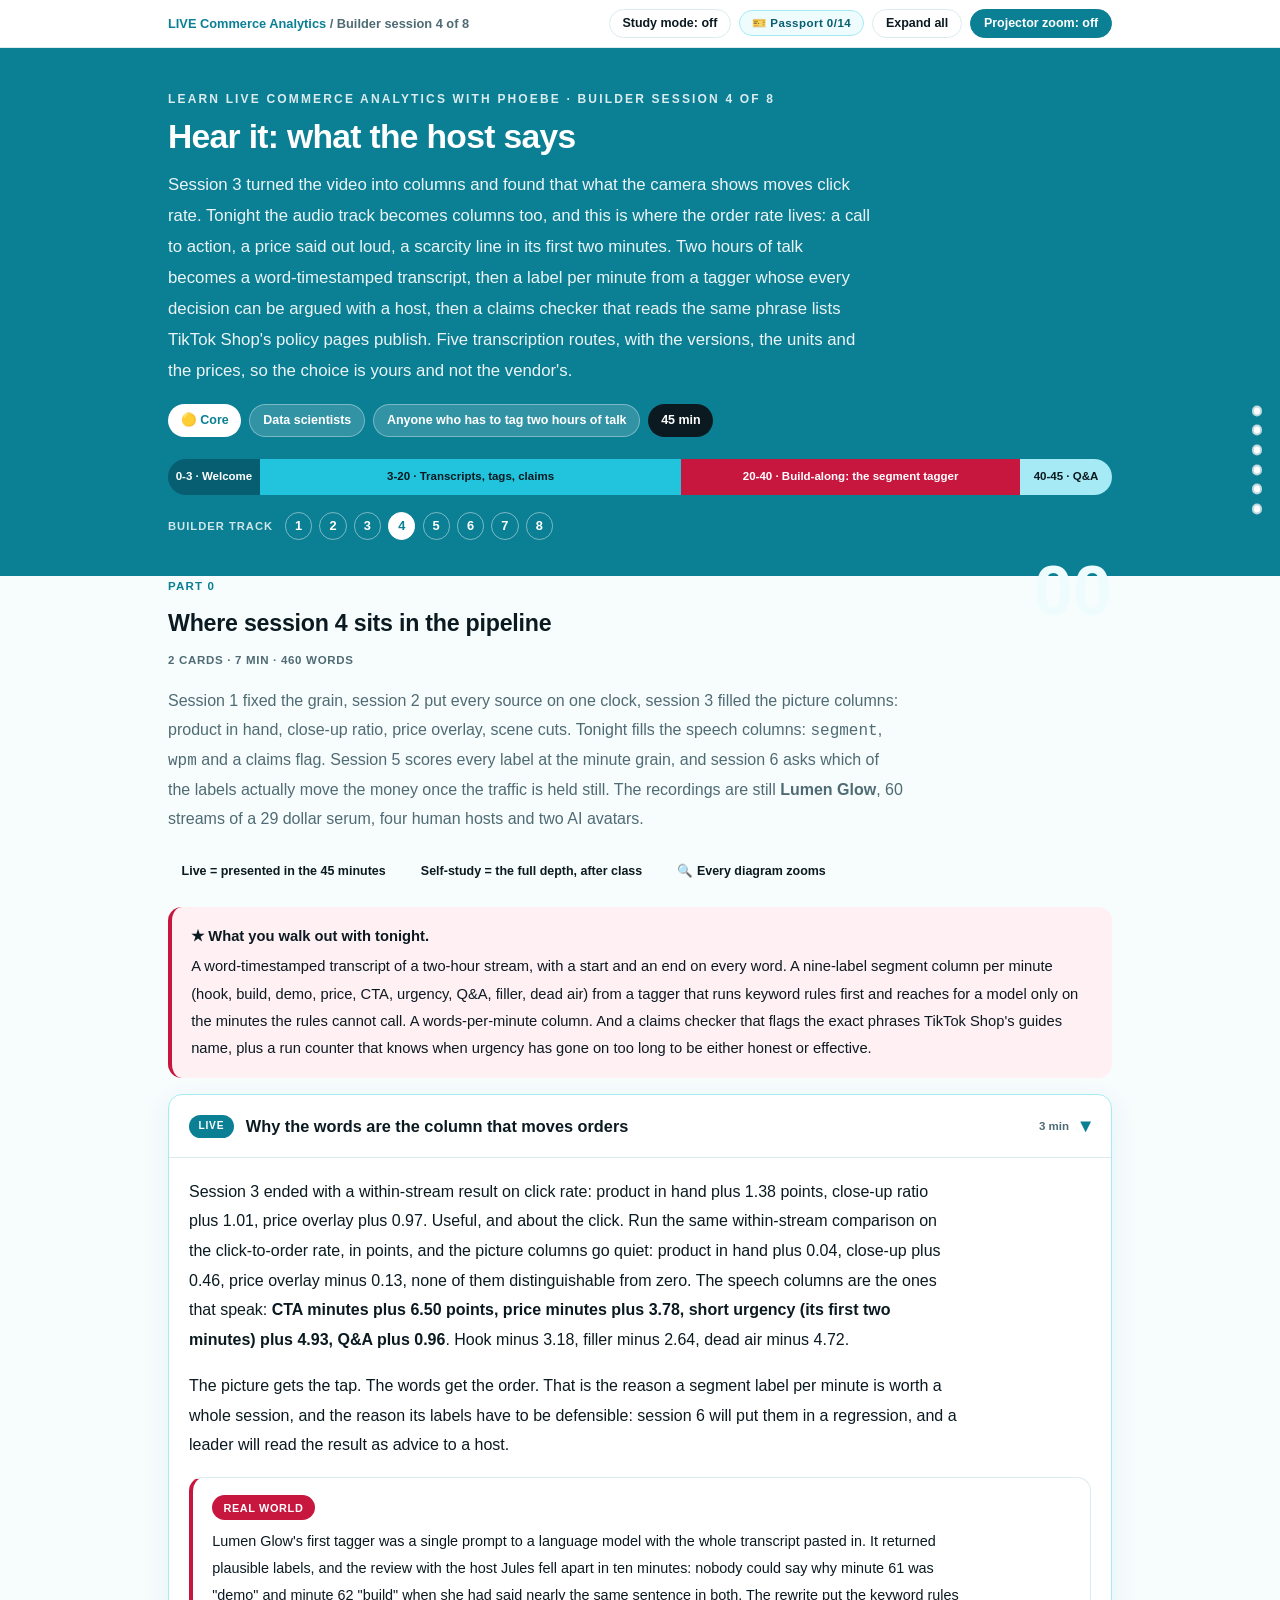
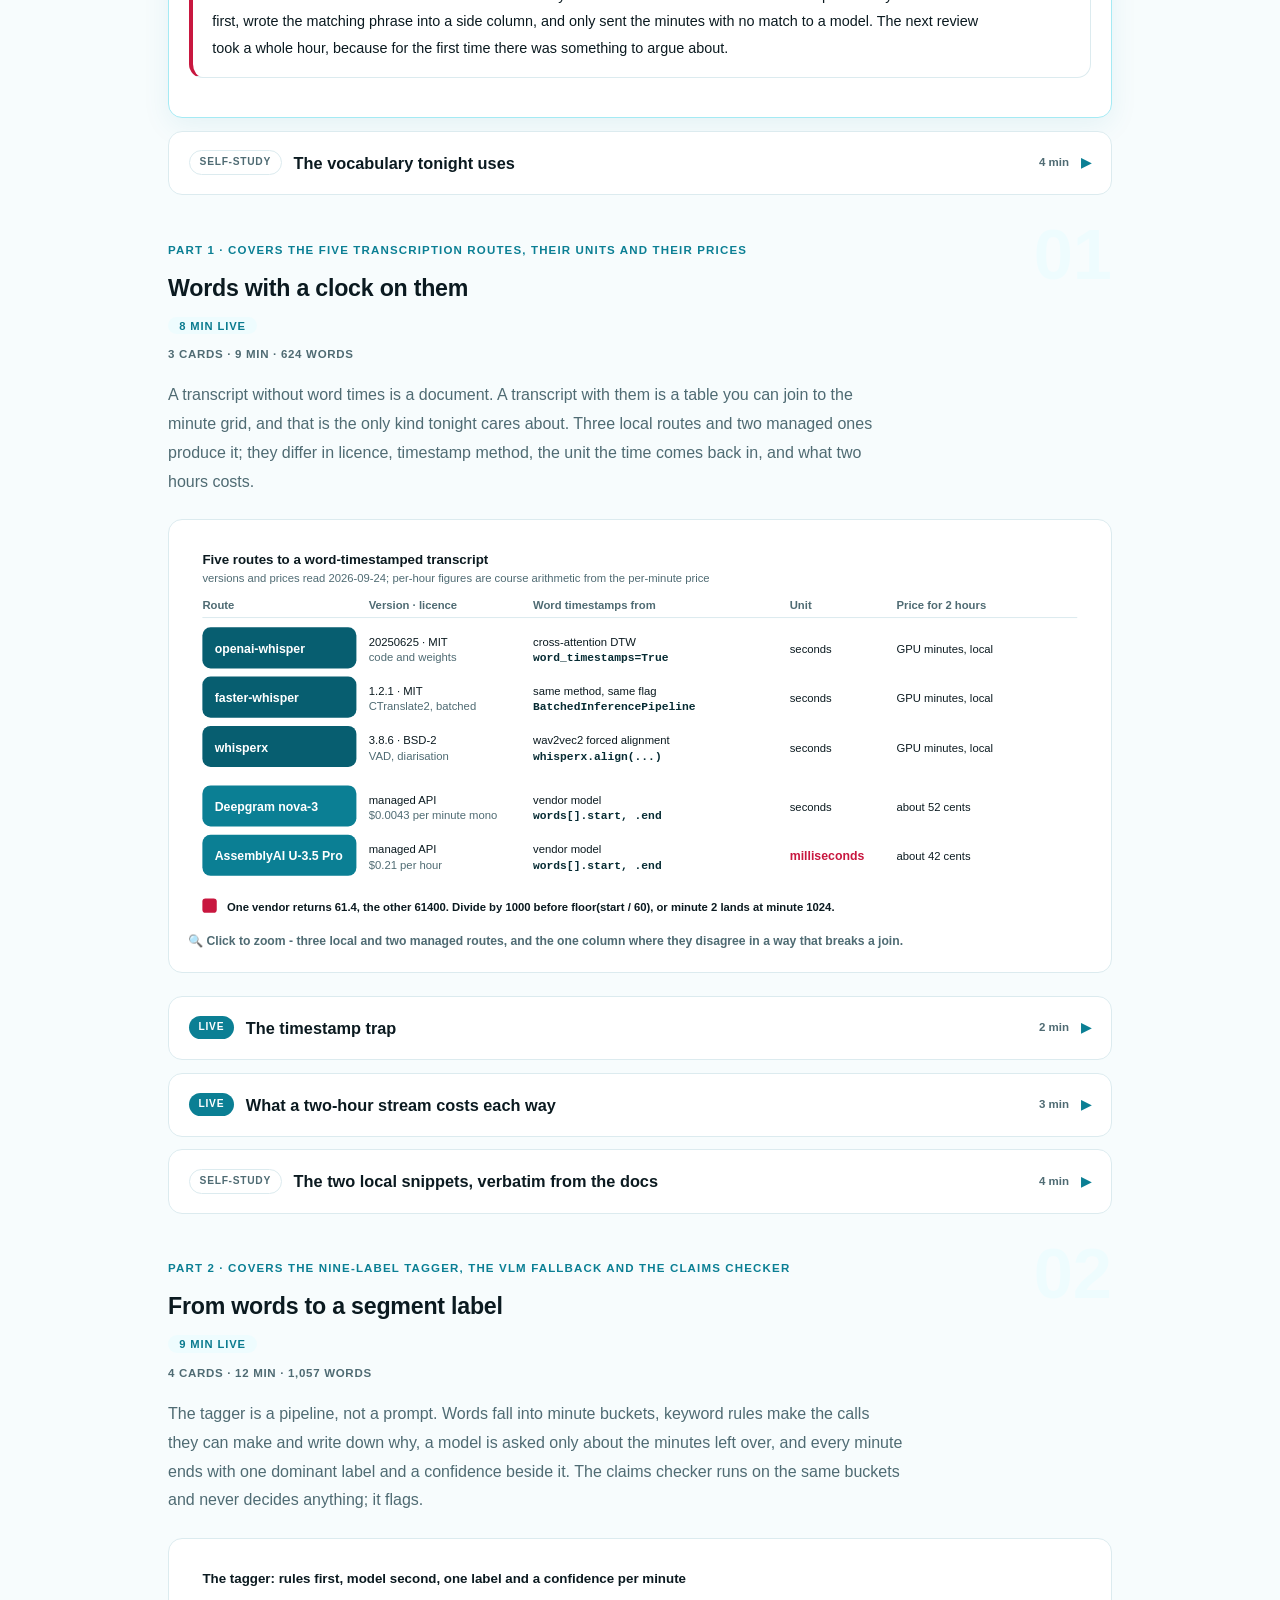
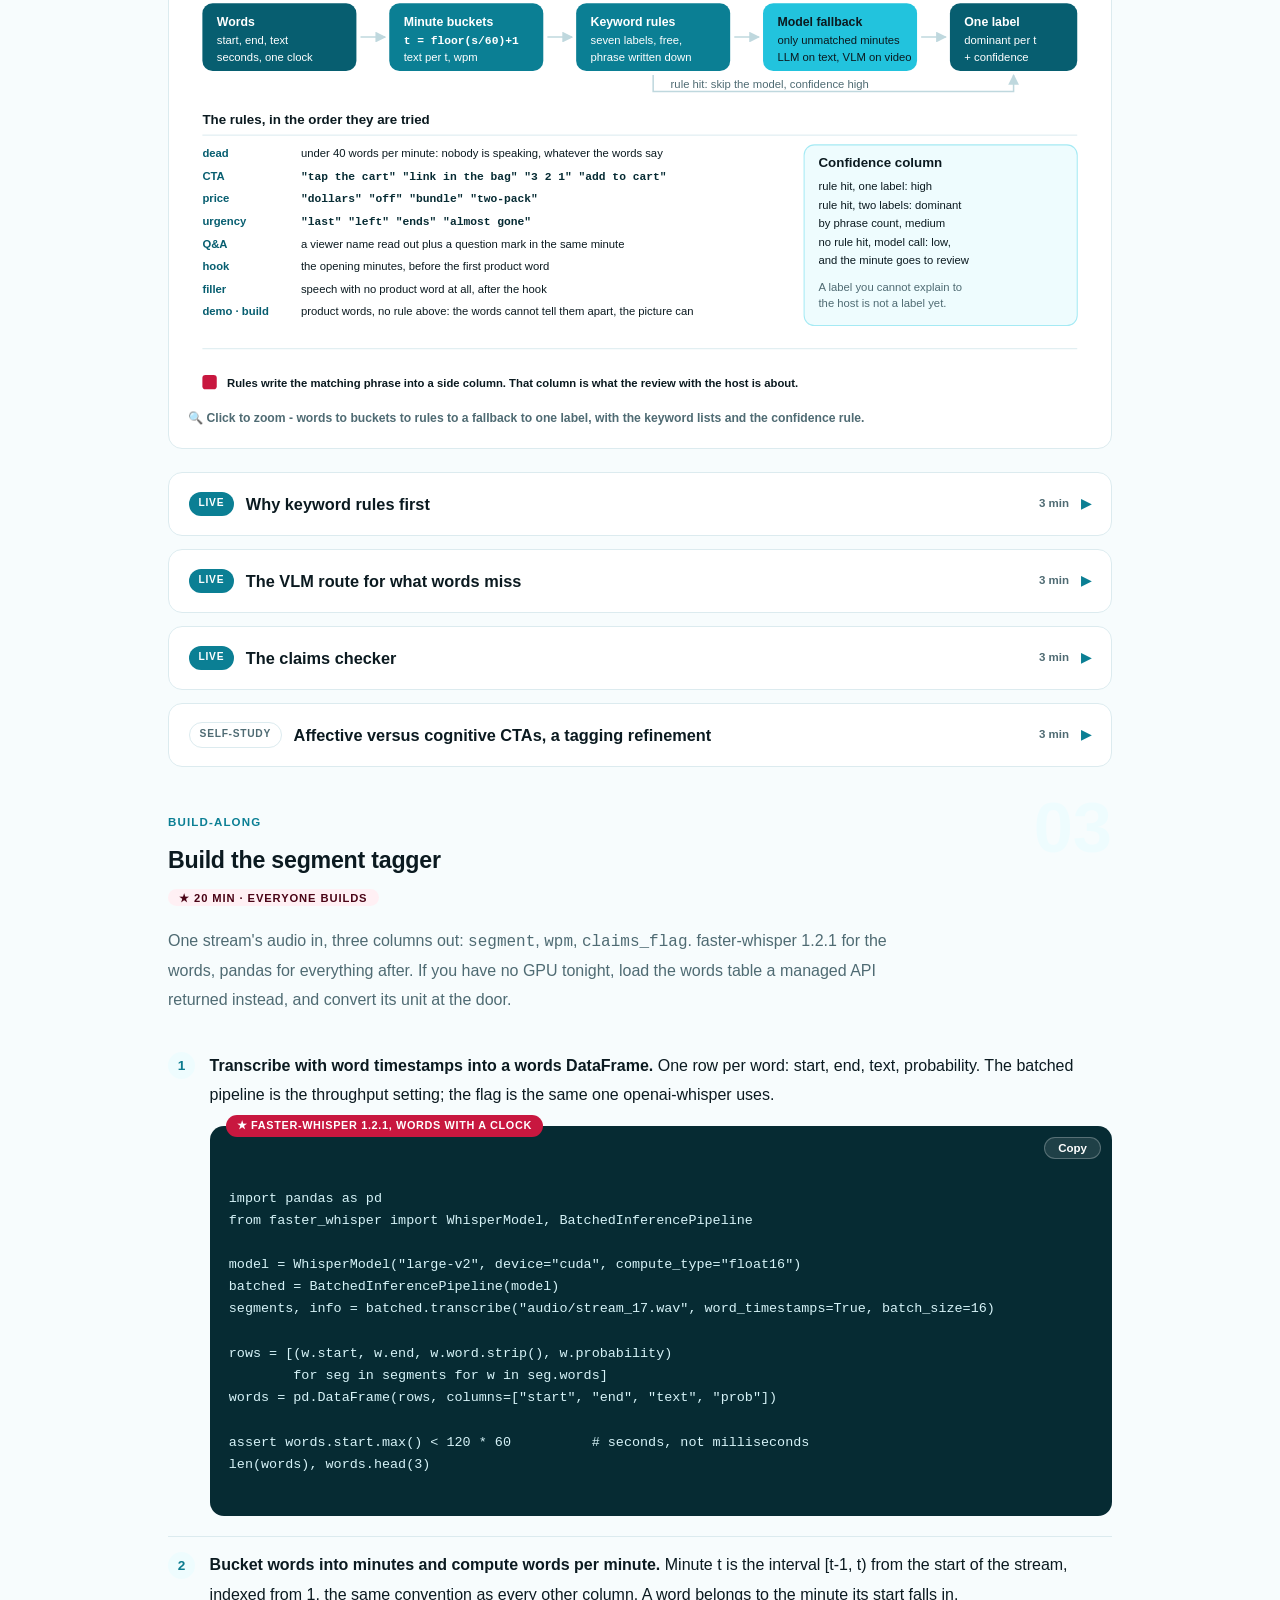
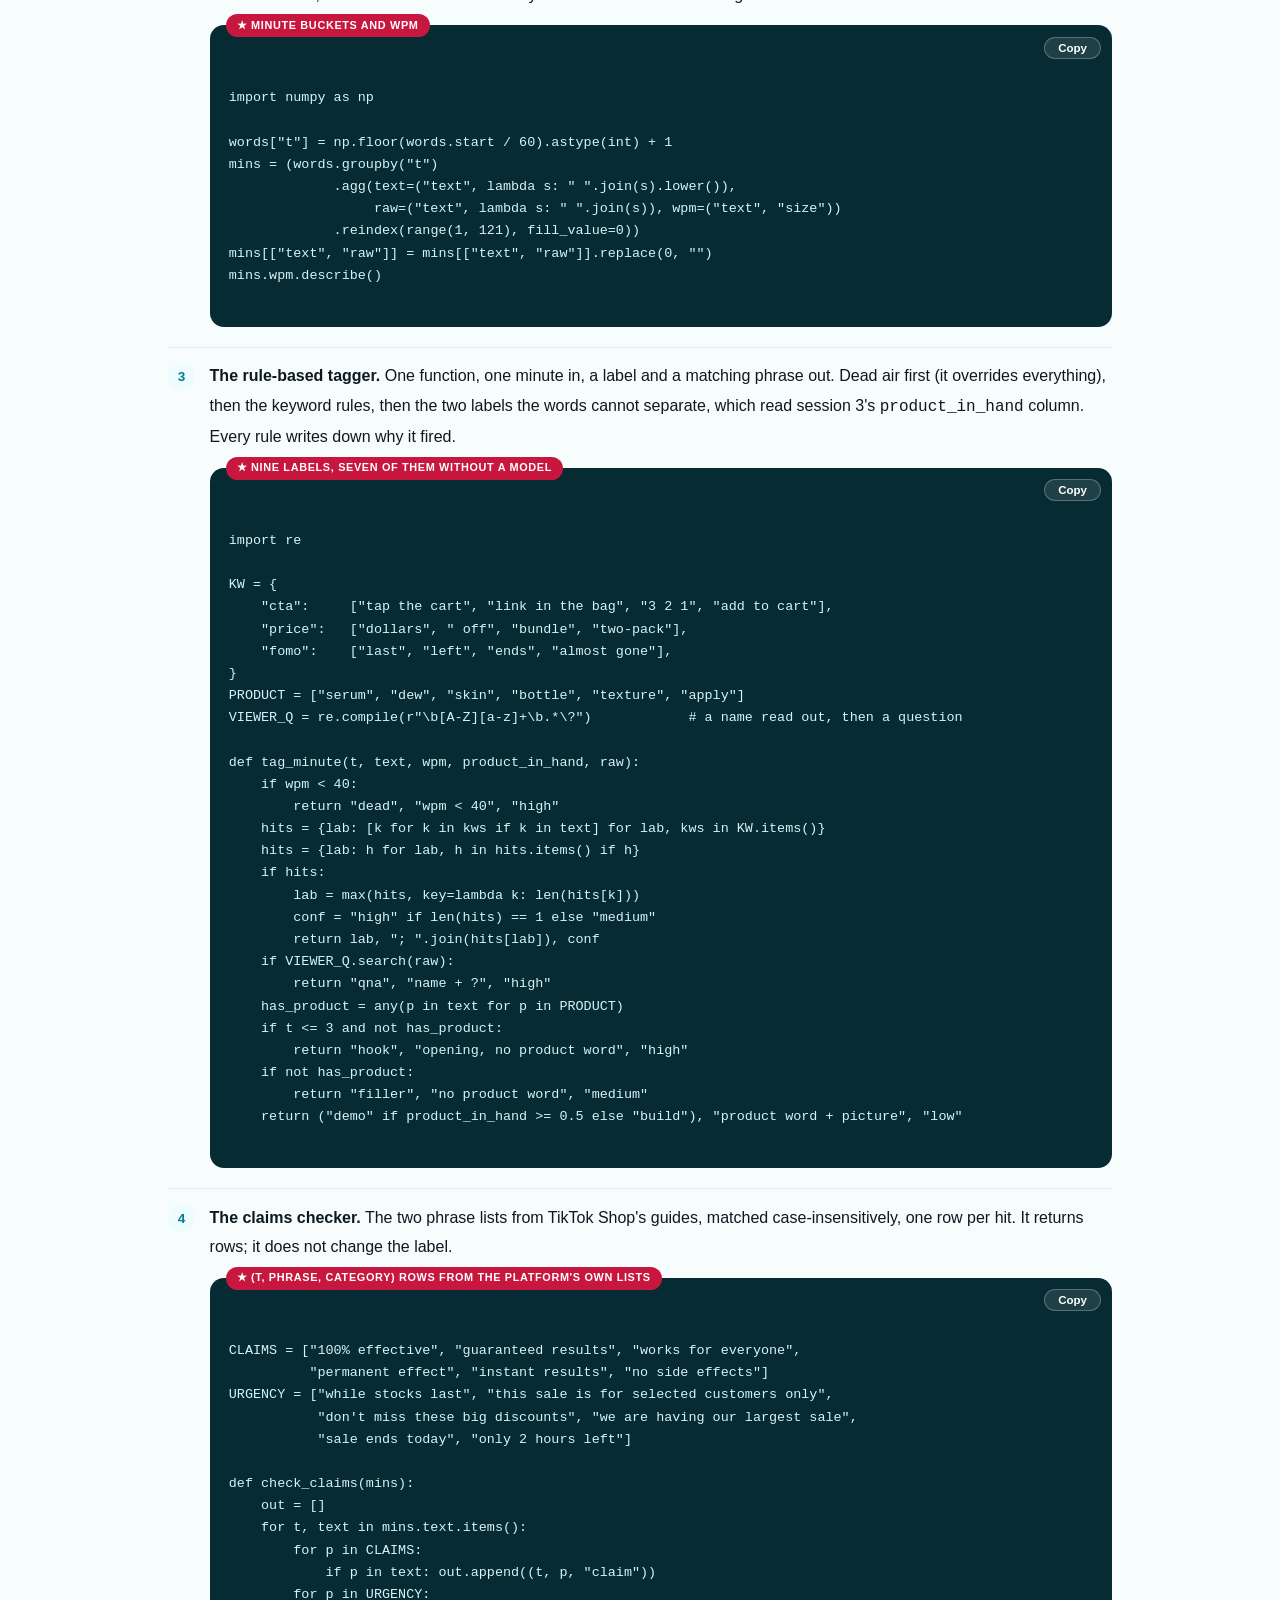
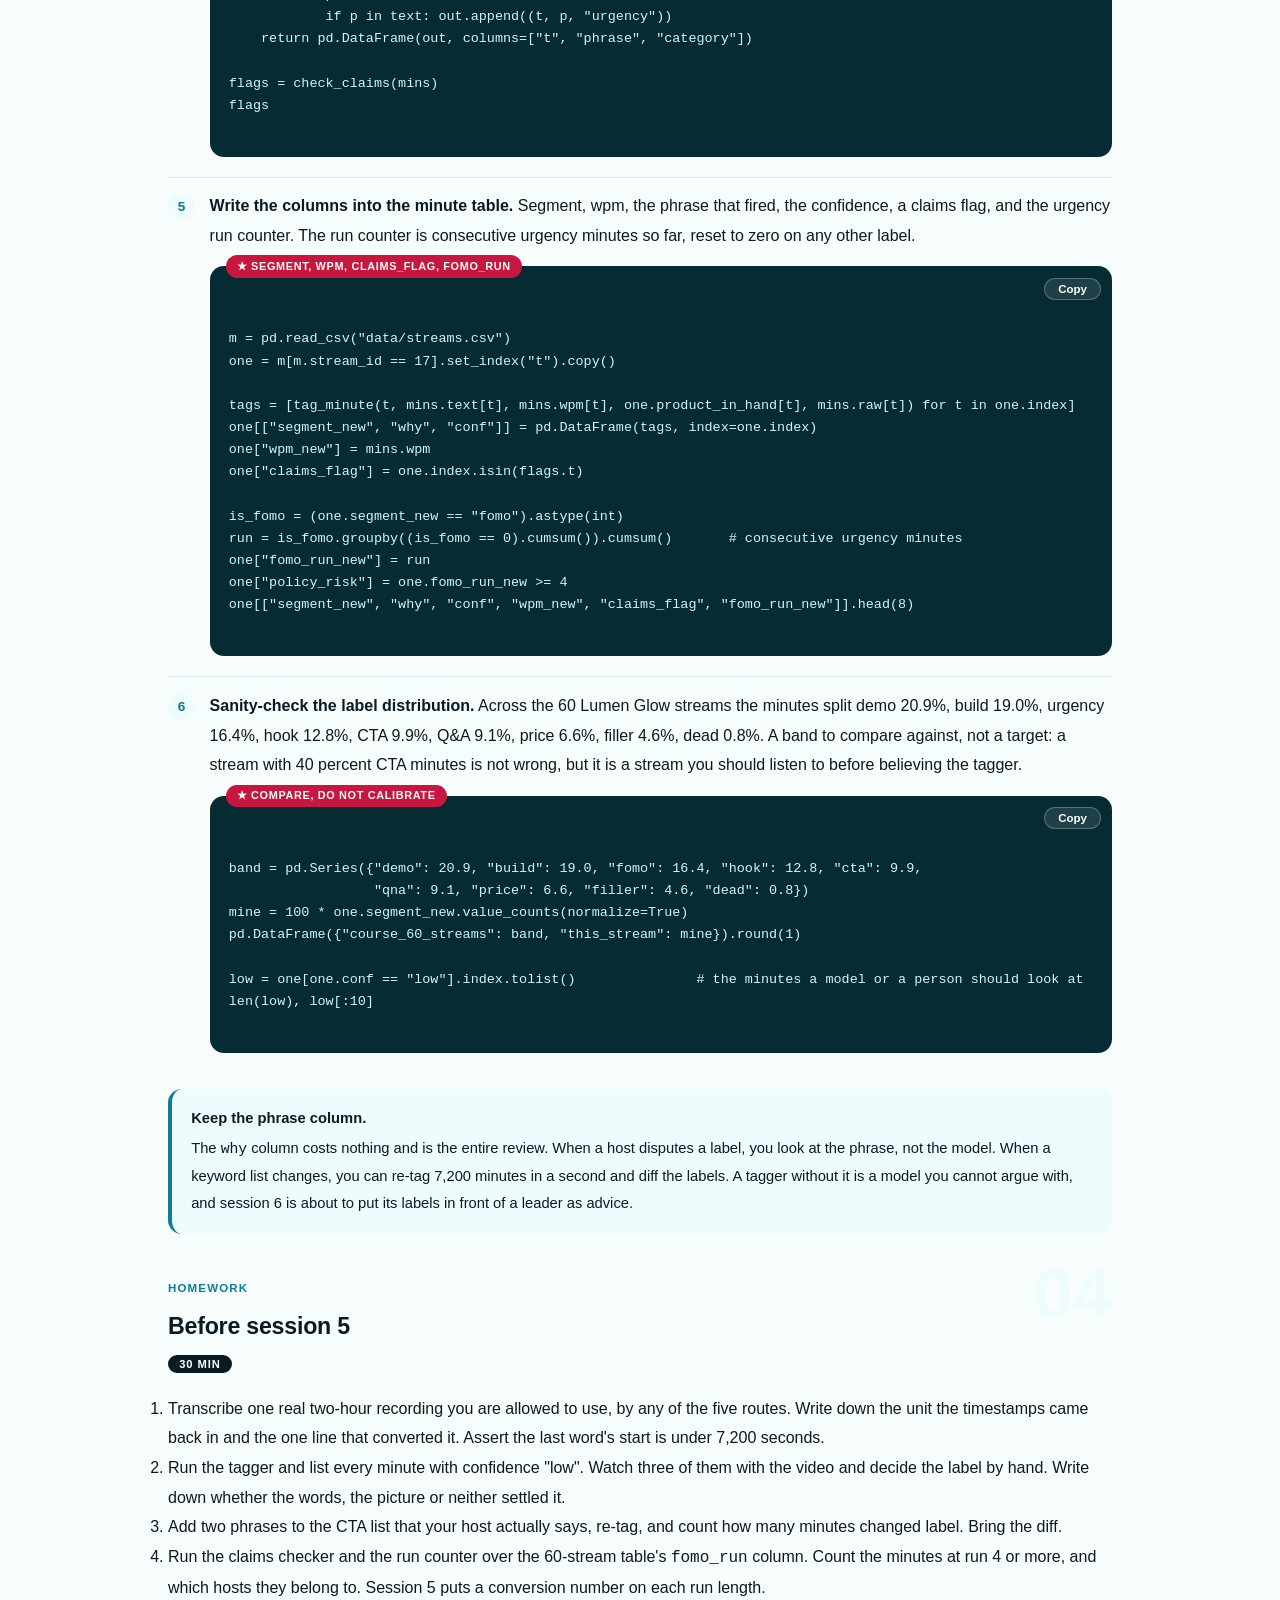
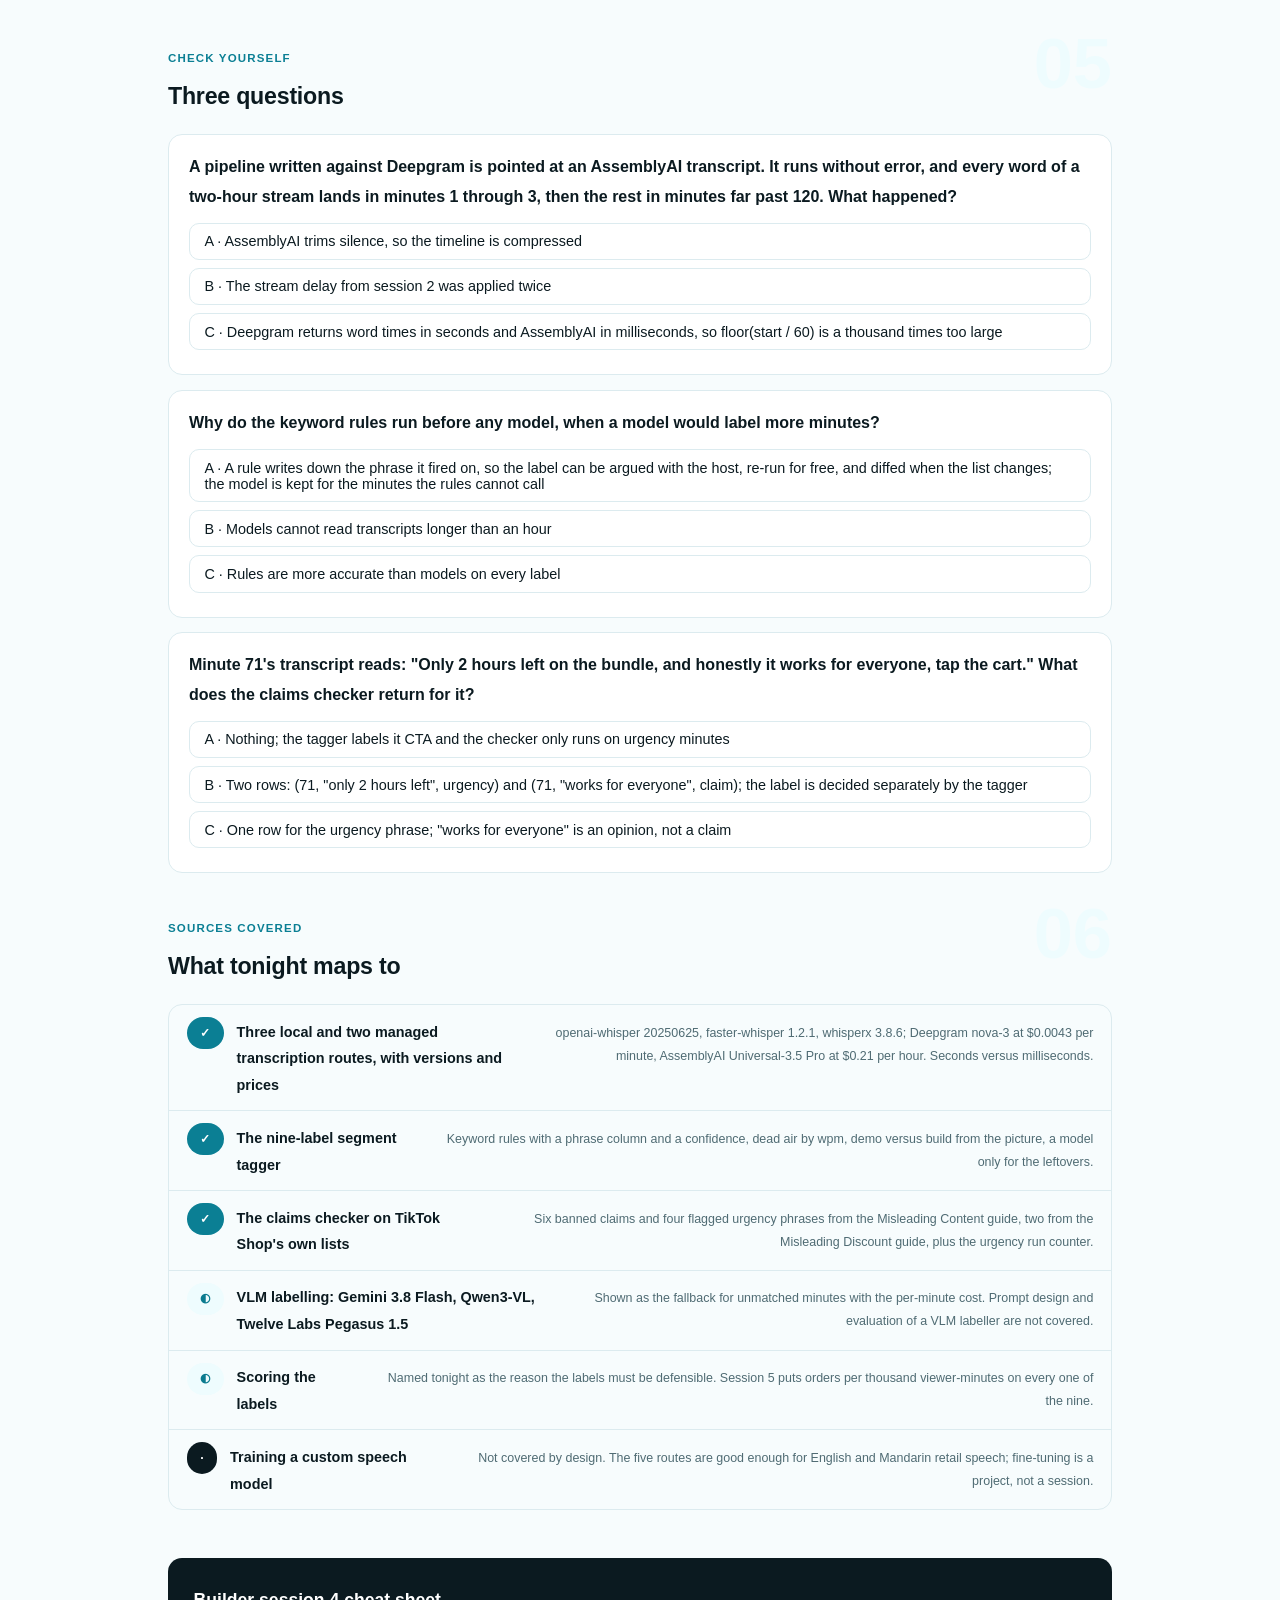
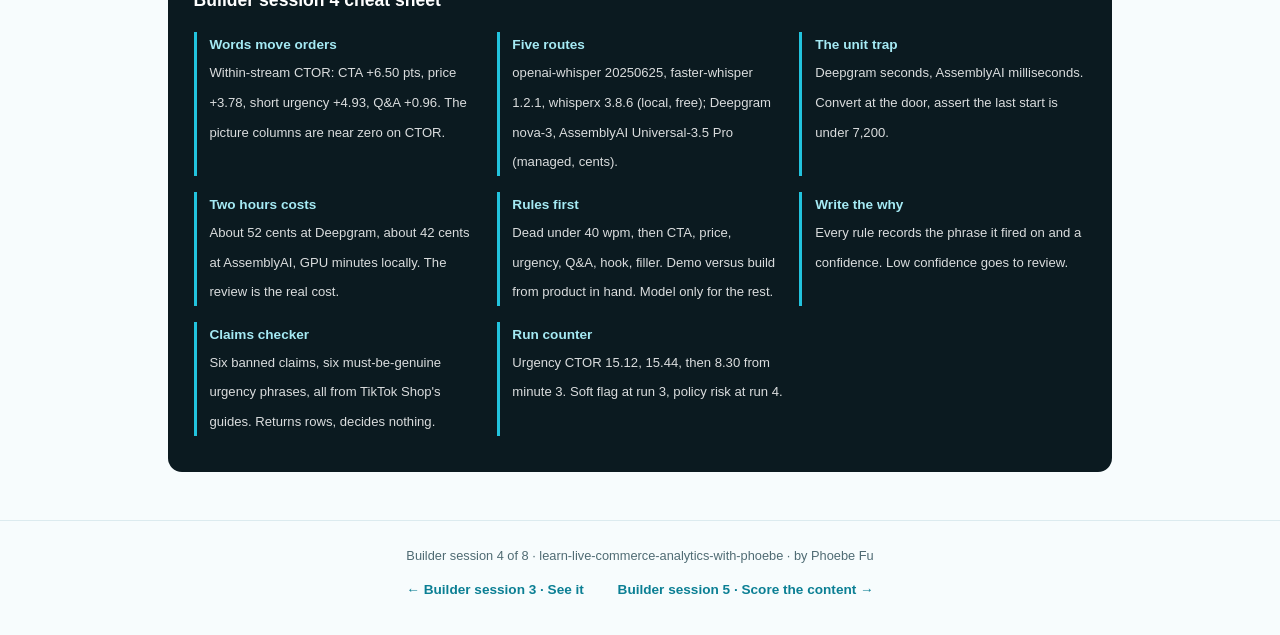
<file: courses/b4-hear-it.html>
<!DOCTYPE html>
<html lang="en">
<head>
<meta charset="UTF-8">
<meta name="viewport" content="width=device-width, initial-scale=1.0">
<!-- social:start -->
<meta name="description" content="Builder session 4 of 8. Word-timestamped transcripts from three local and two managed routes, a nine-label segment tagger that runs keyword rules before any model, and a claims checker built on the phrases TikTok Shop's own guides name.">
<meta property="og:type" content="article">
<meta property="og:site_name" content="Learn with Phoebe">
<meta property="og:title" content="Hear it: what the host says - learn live commerce analytics with phoebe">
<meta property="og:description" content="Builder session 4 of 8. The picture moved click rate in session 3. The words move the order rate: CTA plus 6.5 points, price plus 3.8, short urgency plus 4.9. Tonight the words become a column.">
<meta property="og:url" content="https://phoebefu6.github.io/learn-live-commerce-analytics-with-phoebe/courses/b4-hear-it.html">
<meta property="og:image" content="https://phoebefu6.github.io/learn-live-commerce-analytics-with-phoebe/assets/og-cover.png">
<meta property="og:image:width" content="1200">
<meta property="og:image:height" content="630">
<meta name="twitter:card" content="summary_large_image">
<meta name="twitter:title" content="Hear it: what the host says - learn live commerce analytics with phoebe">
<meta name="twitter:description" content="faster-whisper, whisperx, Deepgram and AssemblyAI compared with versions and prices; a nine-label tagger; a claims checker on TikTok's own lists.">
<meta name="twitter:image" content="https://phoebefu6.github.io/learn-live-commerce-analytics-with-phoebe/assets/og-cover.png">
<!-- social:end -->
<title>Builder session 4 · Hear it: what the host says - learn live commerce analytics with phoebe</title>
<link rel="stylesheet" href="../assets/style.css?v=7">
</head>
<body>

<div class="toolbar">
  <div class="wrap">
    <span class="crumb"><a href="../index.html">LIVE Commerce Analytics</a> / Builder session 4 of 8</span>
    <button class="btn" id="toggle-all" type="button">Expand all</button>
    <button class="btn primary" id="zoom-toggle" type="button">Projector zoom: off</button>
  </div>
</div>

<header class="masthead">
  <div class="wrap">
    <div class="eyebrow">Learn LIVE Commerce Analytics with Phoebe · Builder session 4 of 8</div>
    <h1>Hear it: <span class="accent">what the host says</span></h1>
    <p class="sub">Session 3 turned the video into columns and found that what the camera shows moves click rate. Tonight the audio track becomes columns too, and this is where the order rate lives: a call to action, a price said out loud, a scarcity line in its first two minutes. Two hours of talk becomes a word-timestamped transcript, then a label per minute from a tagger whose every decision can be argued with a host, then a claims checker that reads the same phrase lists TikTok Shop's policy pages publish. Five transcription routes, with the versions, the units and the prices, so the choice is yours and not the vendor's.</p>
    <div class="chip-row">
      <span class="chip level">🟡 Core</span>
      <span class="chip audience">Data scientists</span>
      <span class="chip audience">Anyone who has to tag two hours of talk</span>
      <span class="chip time">45 min</span>
    </div>
    <div class="agenda">
      <span class="a1" style="flex:1">0-3 · Welcome</span>
      <span class="a2" style="flex:5">3-20 · Transcripts, tags, claims</span>
      <span class="a3" style="flex:4">20-40 · Build-along: the segment tagger</span>
      <span class="a4" style="flex:1">40-45 · Q&amp;A</span>
    </div>
  </div>
</header>

<main class="wrap">

  <!-- ============ INTRO ============ -->
  <section class="section" id="intro">
    <div class="section-kicker">
      <span class="klabel">Part 0</span>
      <h2>Where session 4 sits in the pipeline</h2>
    </div>
    <p class="lede">Session 1 fixed the grain, session 2 put every source on one clock, session 3 filled the picture columns: product in hand, close-up ratio, price overlay, scene cuts. Tonight fills the speech columns: <code>segment</code>, <code>wpm</code> and a claims flag. Session 5 scores every label at the minute grain, and session 6 asks which of the labels actually move the money once the traffic is held still. The recordings are still <strong>Lumen Glow</strong>, 60 streams of a 29 dollar serum, four human hosts and two AI avatars.</p>

    <div class="legend">
      <span class="pill">Live = presented in the 45 minutes</span>
      <span class="pill">Self-study = the full depth, after class</span>
      <span class="pill">🔍 Every diagram zooms</span>
    </div>

    <div class="callout win">
      <p><strong>★ What you walk out with tonight.</strong> A word-timestamped transcript of a two-hour stream, with a start and an end on every word. A nine-label segment column per minute (hook, build, demo, price, CTA, urgency, Q&amp;A, filler, dead air) from a tagger that runs keyword rules first and reaches for a model only on the minutes the rules cannot call. A words-per-minute column. And a claims checker that flags the exact phrases TikTok Shop's guides name, plus a run counter that knows when urgency has gone on too long to be either honest or effective.</p>
    </div>

    <details class="card" open>
      <summary><span class="mode live">Live</span>Why the words are the column that moves orders<span class="mini">3 min</span><span class="caret">▶</span></summary>
      <div class="body">
        <p>Session 3 ended with a within-stream result on click rate: product in hand plus 1.38 points, close-up ratio plus 1.01, price overlay plus 0.97. Useful, and about the click. Run the same within-stream comparison on the click-to-order rate, in points, and the picture columns go quiet: product in hand plus 0.04, close-up plus 0.46, price overlay minus 0.13, none of them distinguishable from zero. The speech columns are the ones that speak: <strong>CTA minutes plus 6.50 points, price minutes plus 3.78, short urgency (its first two minutes) plus 4.93, Q&amp;A plus 0.96</strong>. Hook minus 3.18, filler minus 2.64, dead air minus 4.72.</p>
        <p>The picture gets the tap. The words get the order. That is the reason a segment label per minute is worth a whole session, and the reason its labels have to be defensible: session 6 will put them in a regression, and a leader will read the result as advice to a host.</p>
        <div class="callout example">
          <span class="ex-pill">Real world</span>
          <p>Lumen Glow's first tagger was a single prompt to a language model with the whole transcript pasted in. It returned plausible labels, and the review with the host Jules fell apart in ten minutes: nobody could say why minute 61 was "demo" and minute 62 "build" when she had said nearly the same sentence in both. The rewrite put the keyword rules first, wrote the matching phrase into a side column, and only sent the minutes with no match to a model. The next review took a whole hour, because for the first time there was something to argue about.</p>
        </div>
      </div>
    </details>

    <details class="card">
      <summary><span class="mode self">Self-study</span>The vocabulary tonight uses<span class="mini">4 min</span><span class="caret">▶</span></summary>
      <div class="body">
        <ul>
          <li><strong>Word timestamp</strong> - a start and an end time for each transcribed word, not just for each sentence. Needed because a minute boundary falls in the middle of sentences all night long.</li>
          <li><strong>Forced alignment</strong> - snapping a known transcript onto the audio with a phoneme model so every word gets a precise time. whisperx does this with wav2vec2 after Whisper has produced the text.</li>
          <li><strong>VAD</strong> - voice activity detection, the pre-pass that finds where anyone is speaking at all. It is also how you find dead air without a model.</li>
          <li><strong>Diarisation</strong> - who spoke when. A co-host, a producer off camera and a played-in customer clip all end up in the audio; the tagger should only read the host.</li>
          <li><strong>Segment label</strong> - the dominant thing the host is doing in a minute: hook, build, demo, price, CTA, urgency, Q&amp;A, filler, dead. One per minute, as a column.</li>
          <li><strong>Claims checker</strong> - a phrase list, matched by regex, that flags language a platform policy names as exaggerated or misleading. It flags; a person decides.</li>
          <li><strong>VLM</strong> - a video-language model, one that takes frames and audio together and answers a question in text. The fallback for minutes where the words alone do not settle the label.</li>
        </ul>
      </div>
    </details>
  </section>

  <!-- ============ PART 1 ============ -->
  <section class="section" id="part-1">
    <div class="section-kicker">
      <span class="klabel">Part 1 · covers the five transcription routes, their units and their prices</span>
      <h2>Words with a clock on them</h2>
      <span class="tag concept">8 min live</span>
    </div>
    <p class="lede">A transcript without word times is a document. A transcript with them is a table you can join to the minute grid, and that is the only kind tonight cares about. Three local routes and two managed ones produce it; they differ in licence, timestamp method, the unit the time comes back in, and what two hours costs.</p>

    <figure class="zoomable">
      <svg viewBox="0 0 880 372" xmlns="http://www.w3.org/2000/svg" role="img" aria-label="Five transcription routes compared: openai-whisper 20250625 and faster-whisper 1.2.1, both MIT with cross-attention DTW word timestamps in seconds; whisperx 3.8.6, BSD-2, wav2vec2 forced alignment with VAD and diarisation, seconds; Deepgram nova-3 at 0.0043 dollars a minute, about 26 cents an hour, words in seconds; AssemblyAI Universal-3.5 Pro at 21 cents an hour, words in milliseconds. The unit column is the trap.">
        <style>
          .b4aHd { font: 800 13px Inter, sans-serif; fill: #0B1A20; }
          .b4aT { font: 800 12px Inter, sans-serif; fill: #fff; }
          .b4aB { font: 400 11px Inter, sans-serif; fill: #0B1A20; }
          .b4aM { font: 400 11px Inter, sans-serif; fill: #4F6B73; }
          .b4aC { font: 700 11px Inter, sans-serif; fill: #4F6B73; }
          .b4aQ { font: 600 11px "SFMono-Regular", Menlo, monospace; fill: #062B33; }
          .b4aR { font: 800 12px Inter, sans-serif; fill: #C8173F; }
          .b4aN { font: 700 11px Inter, sans-serif; fill: #0B1A20; }
        </style>
        <text class="b4aHd" x="14" y="24">Five routes to a word-timestamped transcript</text>
        <text class="b4aM" x="14" y="42">versions and prices read 2026-09-24; per-hour figures are course arithmetic from the per-minute price</text>

        <text class="b4aC" x="14" y="68">Route</text>
        <text class="b4aC" x="176" y="68">Version · licence</text>
        <text class="b4aC" x="336" y="68">Word timestamps from</text>
        <text class="b4aC" x="586" y="68">Unit</text>
        <text class="b4aC" x="690" y="68">Price for 2 hours</text>
        <rect x="14" y="76" width="852" height="1" fill="#DCEBEF"></rect>

        <rect x="14" y="86" width="150" height="40" rx="8" fill="#075E70"></rect>
        <text class="b4aT" x="26" y="111">openai-whisper</text>
        <text class="b4aB" x="176" y="104">20250625 · MIT</text>
        <text class="b4aM" x="176" y="119">code and weights</text>
        <text class="b4aB" x="336" y="104">cross-attention DTW</text>
        <text class="b4aQ" x="336" y="119">word_timestamps=True</text>
        <text class="b4aB" x="586" y="111">seconds</text>
        <text class="b4aB" x="690" y="111">GPU minutes, local</text>

        <rect x="14" y="134" width="150" height="40" rx="8" fill="#075E70"></rect>
        <text class="b4aT" x="26" y="159">faster-whisper</text>
        <text class="b4aB" x="176" y="152">1.2.1 · MIT</text>
        <text class="b4aM" x="176" y="167">CTranslate2, batched</text>
        <text class="b4aB" x="336" y="152">same method, same flag</text>
        <text class="b4aQ" x="336" y="167">BatchedInferencePipeline</text>
        <text class="b4aB" x="586" y="159">seconds</text>
        <text class="b4aB" x="690" y="159">GPU minutes, local</text>

        <rect x="14" y="182" width="150" height="40" rx="8" fill="#075E70"></rect>
        <text class="b4aT" x="26" y="207">whisperx</text>
        <text class="b4aB" x="176" y="200">3.8.6 · BSD-2</text>
        <text class="b4aM" x="176" y="215">VAD, diarisation</text>
        <text class="b4aB" x="336" y="200">wav2vec2 forced alignment</text>
        <text class="b4aQ" x="336" y="215">whisperx.align(...)</text>
        <text class="b4aB" x="586" y="207">seconds</text>
        <text class="b4aB" x="690" y="207">GPU minutes, local</text>

        <rect x="14" y="240" width="150" height="40" rx="8" fill="#0B7F94"></rect>
        <text class="b4aT" x="26" y="265">Deepgram nova-3</text>
        <text class="b4aB" x="176" y="258">managed API</text>
        <text class="b4aM" x="176" y="273">$0.0043 per minute mono</text>
        <text class="b4aB" x="336" y="258">vendor model</text>
        <text class="b4aQ" x="336" y="273">words[].start, .end</text>
        <text class="b4aB" x="586" y="265">seconds</text>
        <text class="b4aB" x="690" y="265">about 52 cents</text>

        <rect x="14" y="288" width="150" height="40" rx="8" fill="#0B7F94"></rect>
        <text class="b4aT" x="26" y="313">AssemblyAI U-3.5 Pro</text>
        <text class="b4aB" x="176" y="306">managed API</text>
        <text class="b4aM" x="176" y="321">$0.21 per hour</text>
        <text class="b4aB" x="336" y="306">vendor model</text>
        <text class="b4aQ" x="336" y="321">words[].start, .end</text>
        <text class="b4aR" x="586" y="313">milliseconds</text>
        <text class="b4aB" x="690" y="313">about 42 cents</text>

        <rect x="14" y="350" width="14" height="14" rx="3" fill="#C8173F"></rect>
        <text class="b4aN" x="38" y="362">One vendor returns 61.4, the other 61400. Divide by 1000 before floor(start / 60), or minute 2 lands at minute 1024.</text>
      </svg>
      <figcaption>🔍 Click to zoom - three local and two managed routes, and the one column where they disagree in a way that breaks a join.</figcaption>
    </figure>

    <details class="card">
      <summary><span class="mode live">Live</span>The timestamp trap<span class="mini">2 min</span><span class="caret">▶</span></summary>
      <div class="body">
        <p>Every route hands back a list of words with a start and an end. Deepgram's <code>words[]</code> carry <code>start</code> and <code>end</code> in <strong>seconds</strong>. AssemblyAI's carry them in <strong>milliseconds</strong>. The three Whisper routes are in seconds. Nothing in the field name tells you which, and both are plain numbers, so a pipeline written against one vendor runs without error against the other and produces minute numbers a thousand times too big, or a whole stream that lands in minute 1.</p>
        <p>The fix is one line at the boundary and a habit: convert to seconds the moment the response arrives, name the column <code>start_s</code>, and never let a raw vendor timestamp touch the minute join. The same discipline session 2 applied to the stream delay applies here: one clock, converted at the door.</p>
        <div class="callout tip">
          <p><strong>Assert the unit.</strong> After loading any transcript, check that the last word's start is below the stream length in seconds, which for a two-hour LIVE is 7,200. A millisecond transcript fails that test at the first word past minute 2.</p>
        </div>
      </div>
    </details>

    <details class="card">
      <summary><span class="mode live">Live</span>What a two-hour stream costs each way<span class="mini">3 min</span><span class="caret">▶</span></summary>
      <div class="body">
        <p>Local routes cost GPU minutes and your time. The three Whisper packages are free to use: openai-whisper and faster-whisper under MIT, whisperx under BSD-2. faster-whisper is the same model family run through CTranslate2, which is why it is the one in tonight's build-along: same <code>word_timestamps=True</code> flag, less memory, and a batched pipeline for throughput. whisperx adds the forced-alignment pass, VAD and diarisation, at the cost of a heavier install.</p>
        <p>Managed routes cost cents. Deepgram nova-3 is priced at $0.0043 per minute of mono audio, about $0.26 an hour, so a two-hour stream is <strong>about 52 cents</strong>. AssemblyAI Universal-3.5 Pro is $0.21 an hour, so <strong>about 42 cents</strong>. Both per-hour figures are course arithmetic from the published per-minute and per-hour prices. Sixty streams is a few tens of dollars either way. The cost that matters is not the transcript; it is the review time when the labels built on it are wrong.</p>
        <table class="clean">
          <thead>
            <tr><th>Route</th><th>What you pay</th><th>What you get that the others do not</th></tr>
          </thead>
          <tbody>
            <tr><td>faster-whisper 1.2.1</td><td>GPU time, MIT</td><td>Whisper quality, batched, one flag for word times</td></tr>
            <tr><td>whisperx 3.8.6</td><td>GPU time, BSD-2</td><td>Forced-aligned word times, VAD, who spoke when</td></tr>
            <tr><td>Deepgram nova-3</td><td>About 52 cents per 2 h</td><td>No GPU, seconds out of the box</td></tr>
            <tr><td>AssemblyAI Universal-3.5 Pro</td><td>About 42 cents per 2 h</td><td>No GPU, speaker labels on every word, milliseconds</td></tr>
          </tbody>
        </table>
        <div class="callout example">
          <span class="ex-pill">Real world</span>
          <p>Lumen Glow ran the first 20 streams through a managed API and the next 40 through faster-whisper on a rented GPU, because the API's terms did not allow the audio of a co-host who had not signed a release to leave the building. The labels from the two halves were compared on five overlapping streams before anyone joined them. The wpm column agreed; the minute of every CTA agreed to within one word. It is the check you want written down before a second vendor ever enters the pipeline.</p>
        </div>
      </div>
    </details>

    <details class="card">
      <summary><span class="mode self">Self-study</span>The two local snippets, verbatim from the docs<span class="mini">4 min</span><span class="caret">▶</span></summary>
      <div class="body">
        <p>faster-whisper: one call, one flag, and each segment carries its words with start, end and a probability.</p>
        <div class="prompt-box good">
          <span class="label">★ faster-whisper 1.2.1, word timestamps</span>
segments, _ = model.transcribe("audio.mp3", word_timestamps=True)
for word in segment.words: print("[%.2fs -&gt; %.2fs] %s" % (word.start, word.end, word.word))
        </div>
        <p>whisperx: transcribe with batching, then align the segments with a language-specific wav2vec2 phoneme model. Diarisation is a third pass, with <code>DiarizationPipeline</code> and <code>whisperx.assign_word_speakers</code>.</p>
        <div class="prompt-box good">
          <span class="label">★ whisperx 3.8.6, transcribe then align</span>
model = whisperx.load_model("large-v2", device="cuda")
audio = whisperx.load_audio("audio.mp3")
result = model.transcribe(audio, batch_size=16)
model_a, metadata = whisperx.load_align_model(language_code=result["language"], device="cuda")
result = whisperx.align(result["segments"], model_a, metadata, audio, device)
# then DiarizationPipeline(...) and whisperx.assign_word_speakers(...)
        </div>
        <p>Whisper's own word timings come from the cross-attention pattern and dynamic time warping, and the CLI still marks the flag experimental. whisperx exists because forced alignment is more precise at word edges, which matters when a CTA phrase straddles a minute boundary. For a Mandarin stream, check the wav2vec2 alignment-model coverage before promising word-level accuracy.</p>
      </div>
    </details>
  </section>

  <!-- ============ PART 2 ============ -->
  <section class="section" id="part-2">
    <div class="section-kicker">
      <span class="klabel">Part 2 · covers the nine-label tagger, the VLM fallback and the claims checker</span>
      <h2>From words to a segment label</h2>
      <span class="tag concept">9 min live</span>
    </div>
    <p class="lede">The tagger is a pipeline, not a prompt. Words fall into minute buckets, keyword rules make the calls they can make and write down why, a model is asked only about the minutes left over, and every minute ends with one dominant label and a confidence beside it. The claims checker runs on the same buckets and never decides anything; it flags.</p>

    <figure class="zoomable">
      <svg viewBox="0 0 880 428" xmlns="http://www.w3.org/2000/svg" role="img" aria-label="The segment tagger as a pipeline: timestamped words bucket into minutes, keyword rules assign CTA, price, urgency, Q and A, hook, filler and dead air, minutes with no rule hit go to a language or video-language model fallback, and each minute ends with one dominant label and a confidence column. Below, the keyword lists for each rule.">
        <style>
          .b4bHd { font: 800 13px Inter, sans-serif; fill: #0B1A20; }
          .b4bT { font: 800 12px Inter, sans-serif; fill: #fff; }
          .b4bB { font: 400 11px Inter, sans-serif; fill: #0B1A20; }
          .b4bM { font: 400 11px Inter, sans-serif; fill: #4F6B73; }
          .b4bQ { font: 600 11px "SFMono-Regular", Menlo, monospace; fill: #062B33; }
          .b4bL { font: 700 11px Inter, sans-serif; fill: #075E70; }
          .b4bN { font: 700 11px Inter, sans-serif; fill: #0B1A20; }
        </style>
        <defs>
          <marker id="b4bAr" viewBox="0 0 10 10" refX="9" refY="5" markerWidth="7" markerHeight="7" orient="auto">
            <path d="M0,0 L10,5 L0,10 z" fill="#BFD8DE"></path>
          </marker>
        </defs>
        <text class="b4bHd" x="14" y="24">The tagger: rules first, model second, one label and a confidence per minute</text>

        <rect x="14" y="44" width="150" height="66" rx="10" fill="#075E70"></rect>
        <text class="b4bT" x="28" y="66">Words</text>
        <text class="b4bB" x="28" y="84" style="fill:#fff">start, end, text</text>
        <text class="b4bB" x="28" y="100" style="fill:#fff">seconds, one clock</text>

        <rect x="196" y="44" width="150" height="66" rx="10" fill="#0B7F94"></rect>
        <text class="b4bT" x="210" y="66">Minute buckets</text>
        <text class="b4bQ" x="210" y="84" style="fill:#fff">t = floor(s/60)+1</text>
        <text class="b4bB" x="210" y="100" style="fill:#fff">text per t, wpm</text>

        <rect x="378" y="44" width="150" height="66" rx="10" fill="#0B7F94"></rect>
        <text class="b4bT" x="392" y="66">Keyword rules</text>
        <text class="b4bB" x="392" y="84" style="fill:#fff">seven labels, free,</text>
        <text class="b4bB" x="392" y="100" style="fill:#fff">phrase written down</text>

        <rect x="560" y="44" width="150" height="66" rx="10" fill="#22C3DD"></rect>
        <text class="b4bHd" x="574" y="66" style="font-size:12px">Model fallback</text>
        <text class="b4bB" x="574" y="84">only unmatched minutes</text>
        <text class="b4bB" x="574" y="100">LLM on text, VLM on video</text>

        <rect x="742" y="44" width="124" height="66" rx="10" fill="#075E70"></rect>
        <text class="b4bT" x="756" y="66">One label</text>
        <text class="b4bB" x="756" y="84" style="fill:#fff">dominant per t</text>
        <text class="b4bB" x="756" y="100" style="fill:#fff">+ confidence</text>

        <line x1="168" y1="77" x2="192" y2="77" stroke="#BFD8DE" stroke-width="1.5" marker-end="url(#b4bAr)"></line>
        <line x1="350" y1="77" x2="374" y2="77" stroke="#BFD8DE" stroke-width="1.5" marker-end="url(#b4bAr)"></line>
        <line x1="532" y1="77" x2="556" y2="77" stroke="#BFD8DE" stroke-width="1.5" marker-end="url(#b4bAr)"></line>
        <line x1="714" y1="77" x2="738" y2="77" stroke="#BFD8DE" stroke-width="1.5" marker-end="url(#b4bAr)"></line>
        <path d="M453,114 L453,130 L804,130 L804,114" fill="none" stroke="#BFD8DE" stroke-width="1.5" marker-end="url(#b4bAr)"></path>
        <text class="b4bM" x="470" y="127">rule hit: skip the model, confidence high</text>

        <text class="b4bHd" x="14" y="162">The rules, in the order they are tried</text>
        <rect x="14" y="172" width="852" height="1" fill="#DCEBEF"></rect>

        <text class="b4bL" x="14" y="194">dead</text>
        <text class="b4bB" x="110" y="194">under 40 words per minute: nobody is speaking, whatever the words say</text>
        <text class="b4bL" x="14" y="216">CTA</text>
        <text class="b4bQ" x="110" y="216">"tap the cart"  "link in the bag"  "3 2 1"  "add to cart"</text>
        <text class="b4bL" x="14" y="238">price</text>
        <text class="b4bQ" x="110" y="238">"dollars"  "off"  "bundle"  "two-pack"</text>
        <text class="b4bL" x="14" y="260">urgency</text>
        <text class="b4bQ" x="110" y="260">"last"  "left"  "ends"  "almost gone"</text>
        <text class="b4bL" x="14" y="282">Q&amp;A</text>
        <text class="b4bB" x="110" y="282">a viewer name read out plus a question mark in the same minute</text>
        <text class="b4bL" x="14" y="304">hook</text>
        <text class="b4bB" x="110" y="304">the opening minutes, before the first product word</text>
        <text class="b4bL" x="14" y="326">filler</text>
        <text class="b4bB" x="110" y="326">speech with no product word at all, after the hook</text>
        <text class="b4bL" x="14" y="348">demo · build</text>
        <text class="b4bB" x="110" y="348">product words, no rule above: the words cannot tell them apart, the picture can</text>

        <rect x="600" y="182" width="266" height="176" rx="10" fill="#EEFCFE" stroke="#A5EAF4"></rect>
        <text class="b4bHd" x="614" y="204">Confidence column</text>
        <text class="b4bB" x="614" y="226">rule hit, one label: high</text>
        <text class="b4bB" x="614" y="244">rule hit, two labels: dominant</text>
        <text class="b4bB" x="614" y="262">by phrase count, medium</text>
        <text class="b4bB" x="614" y="280">no rule hit, model call: low,</text>
        <text class="b4bB" x="614" y="298">and the minute goes to review</text>
        <text class="b4bM" x="614" y="324">A label you cannot explain to</text>
        <text class="b4bM" x="614" y="340">the host is not a label yet.</text>

        <rect x="14" y="380" width="852" height="1" fill="#DCEBEF"></rect>
        <rect x="14" y="406" width="14" height="14" rx="3" fill="#C8173F"></rect>
        <text class="b4bN" x="38" y="418">Rules write the matching phrase into a side column. That column is what the review with the host is about.</text>
      </svg>
      <figcaption>🔍 Click to zoom - words to buckets to rules to a fallback to one label, with the keyword lists and the confidence rule.</figcaption>
    </figure>

    <details class="card">
      <summary><span class="mode live">Live</span>Why keyword rules first<span class="mini">3 min</span><span class="caret">▶</span></summary>
      <div class="body">
        <p>Three reasons, in the order they matter. <strong>Transparent:</strong> a rule that fired on "tap the cart" can be shown to the host, and the host can say "I say that in every minute, it is not a CTA when I say it under my breath", and then you have a better rule. <strong>Free:</strong> seven of the nine labels never need a model call, and the two that do (demo versus build) are settled by a column session 3 already produced, product in hand. <strong>Stable:</strong> a model prompt drifts with the model version; a keyword list only changes when you change it, and the change is a diff.</p>
        <p>The cost is coverage. Rules miss the CTA said in a new way, and they miss sarcasm entirely. So the pipeline keeps the misses honest: a minute with no rule hit gets a low confidence and a model's opinion, and low-confidence minutes are sampled into the weekly review. Over time the review feeds the list. The tagger gets better the way a spam filter does, by argument, not by re-prompting.</p>
      </div>
    </details>

    <details class="card">
      <summary><span class="mode live">Live</span>The VLM route for what words miss<span class="mini">3 min</span><span class="caret">▶</span></summary>
      <div class="body">
        <p>Demo and build are the two labels the transcript cannot separate: "this is the texture you get after it sinks in" is a demo if the serum is on the back of the host's hand and a build if it is not. The cheap answer is session 3's <code>product_in_hand</code> column. The expensive answer, for minutes where even that is ambiguous, is a video-language model that sees the frames and hears the audio at once.</p>
        <ul>
          <li><strong>Gemini 3.8 Flash</strong> through <code>client.interactions.create</code>, with the video passed as <code>processing: {type: "static", fps: 0.5}</code>, one frame every two seconds. About 100 video tokens per second at the default low resolution, which at $0.75 per million input tokens through 2026-12-31 works out to <strong>about $0.006 per minute of video</strong> (course arithmetic from the published token rate and price). A whole two-hour stream is under a dollar; you will not send a whole stream, only the unmatched minutes.</li>
          <li><strong>Qwen3-VL</strong>, Apache-2.0, for the on-prem case where the recording cannot leave the building. Same question, your GPU, video sampled at 2 fps by default.</li>
          <li><strong>Twelve Labs Pegasus 1.5</strong> for the search-shaped question ("find every minute where she applies it to her hand") rather than the label-shaped one. Marengo 3.0 is the search and embeddings model beside it.</li>
        </ul>
        <p>When is it worth it? When the unmatched minutes are more than a review can absorb, and when the label being settled is one that session 6 will put a number on. A demo minute converts at 11.38 percent and a build minute at 10.39 in the segment table; the gap is real but small, so spend on it after the CTA and urgency rules are right, not before.</p>
        <div class="prompt-box good">
          <span class="label">★ Gemini 3.8 Flash on one unmatched minute (verbatim shape from the video docs)</span>
from google import genai
client = genai.Client()
video_file = client.files.upload(file="clips/stream_17_t061.mp4")
interaction = client.interactions.create(
        model="gemini-3.8-flash",
        input=[
            {"type": "video", "uri": video_file.uri, "mime_type": video_file.mime_type,
             "processing": {"type": "static", "fps": 0.5}},   # Sample 1 frame every 2 seconds
            {"type": "text", "text": "One word: demo if the product is applied or shown in use, build otherwise."},
        ],
    )
print(interaction.output_text)
        </div>
      </div>
    </details>

    <details class="card">
      <summary><span class="mode live">Live</span>The claims checker<span class="mini">3 min</span><span class="caret">▶</span></summary>
      <div class="body">
        <p>A regex list, and every phrase on it comes from a page TikTok Shop publishes. The How to Avoid Misleading Content guide names outright bans: <strong>"100% effective", "Guaranteed results", "Works for everyone", "Permanent effect", "Instant results", "No side effects"</strong>. It also flags urgency wording that has to be true to be said: <strong>"While stocks last", "This sale is for selected customers only", "Don't miss these big discounts", "We are having our largest sale!"</strong>. The Content Policy in force since 2026-09-17 bans "exaggerated promises about a product's performance, effect, or price", and the Misleading Discount guide says "sale ends today" or "only 2 hours left" must be genuine.</p>
        <p>The checker returns one row per hit: minute, phrase, category (claim or urgency). It does not judge. A genuine last-day sale can say "ends today"; the checker's job is to make sure someone looks at the minute and the stock sheet together, before a platform reviewer does.</p>
        <p><strong>The run counter is the second half.</strong> Scarcity works for about two minutes and then it stops working and starts looking like a policy problem. Across the 60 streams, the click-to-order rate in a run of urgency minutes reads 15.12 in the first minute and 15.44 in the second, then <strong>8.30 from the third</strong>, 8.33, 8.43, 9.09. So the tagger keeps a <code>fomo_run</code> column, consecutive urgency minutes so far, and the checker raises a soft flag at run 3 (the audience has stopped believing it) and a policy-risk flag at run 4 (the platform's "genuine" test is now hard to pass, and the UK's DMCC Act 2024 names "falsely stating that a product will only be available for a limited time" as a banned practice).</p>
        <table class="clean">
          <thead>
            <tr><th>Category</th><th>Phrases</th><th>Source</th></tr>
          </thead>
          <tbody>
            <tr><td>claim (banned)</td><td>100% effective · Guaranteed results · Works for everyone · Permanent effect · Instant results · No side effects</td><td>Misleading Content guide</td></tr>
            <tr><td>urgency (must be genuine)</td><td>While stocks last · This sale is for selected customers only · Don't miss these big discounts · We are having our largest sale!</td><td>Misleading Content guide</td></tr>
            <tr><td>urgency (must be genuine)</td><td>sale ends today · only 2 hours left</td><td>Misleading Discount guide, eff. 2026-08-31</td></tr>
            <tr><td>run 3 soft flag, run 4 policy risk</td><td>third and fourth consecutive urgency minute</td><td>CTOR by run, 60 streams</td></tr>
          </tbody>
        </table>
      </div>
    </details>

    <details class="card">
      <summary><span class="mode self">Self-study</span>Affective versus cognitive CTAs, a tagging refinement<span class="mini">3 min</span><span class="caret">▶</span></summary>
      <div class="body">
        <p>Guo, Zhang, Goh and Peng (2025, Production and Operations Management) ran speech-to-text over real live-selling sessions and split the host's calls to action into two kinds: <strong>affective</strong> ("you are going to love this, grab it with me") and <strong>cognitive</strong> ("check the ingredients list, compare the price"). In their data the affective kind raised orders and the cognitive kind did not, and cognitive CTAs reduced social engagement. Read from the abstract only; the full text was not fetched, so treat the direction as a hypothesis for your data, not a number for your slide.</p>
        <p>As a tagger refinement it is one extra column: split the CTA keyword list into two lists and record which fired. Session 6's within-stream regression can then ask whether the plus 6.50 points on CTA minutes belongs to one kind more than the other. If it does in the Lumen Glow data, that is a line on a host's script card. If it does not, you have learned something about a paper's generalisability, which is also worth an hour.</p>
      </div>
    </details>
  </section>

  <!-- ============ DEMO ============ -->
  <section class="section" id="demo-1">
    <div class="section-kicker">
      <span class="klabel">Build-along</span>
      <h2>Build the segment tagger</h2>
      <span class="tag demo">★ 20 min · everyone builds</span>
    </div>
    <p class="lede">One stream's audio in, three columns out: <code>segment</code>, <code>wpm</code>, <code>claims_flag</code>. faster-whisper 1.2.1 for the words, pandas for everything after. If you have no GPU tonight, load the words table a managed API returned instead, and convert its unit at the door.</p>

    <div class="steps">
      <div class="step">
        <p><strong>Transcribe with word timestamps into a words DataFrame.</strong> One row per word: start, end, text, probability. The batched pipeline is the throughput setting; the flag is the same one openai-whisper uses.</p>
        <div class="prompt-box good">
          <span class="label">★ faster-whisper 1.2.1, words with a clock</span>
import pandas as pd
from faster_whisper import WhisperModel, BatchedInferencePipeline

model = WhisperModel("large-v2", device="cuda", compute_type="float16")
batched = BatchedInferencePipeline(model)
segments, info = batched.transcribe("audio/stream_17.wav", word_timestamps=True, batch_size=16)

rows = [(w.start, w.end, w.word.strip(), w.probability)
        for seg in segments for w in seg.words]
words = pd.DataFrame(rows, columns=["start", "end", "text", "prob"])

assert words.start.max() &lt; 120 * 60          # seconds, not milliseconds
len(words), words.head(3)
        </div>
      </div>
      <div class="step">
        <p><strong>Bucket words into minutes and compute words per minute.</strong> Minute t is the interval [t-1, t) from the start of the stream, indexed from 1, the same convention as every other column. A word belongs to the minute its start falls in.</p>
        <div class="prompt-box good">
          <span class="label">★ Minute buckets and wpm</span>
import numpy as np

words["t"] = np.floor(words.start / 60).astype(int) + 1
mins = (words.groupby("t")
             .agg(text=("text", lambda s: " ".join(s).lower()),
                  raw=("text", lambda s: " ".join(s)), wpm=("text", "size"))
             .reindex(range(1, 121), fill_value=0))
mins[["text", "raw"]] = mins[["text", "raw"]].replace(0, "")
mins.wpm.describe()
        </div>
      </div>
      <div class="step">
        <p><strong>The rule-based tagger.</strong> One function, one minute in, a label and a matching phrase out. Dead air first (it overrides everything), then the keyword rules, then the two labels the words cannot separate, which read session 3's <code>product_in_hand</code> column. Every rule writes down why it fired.</p>
        <div class="prompt-box good">
          <span class="label">★ Nine labels, seven of them without a model</span>
import re

KW = {
    "cta":     ["tap the cart", "link in the bag", "3 2 1", "add to cart"],
    "price":   ["dollars", " off", "bundle", "two-pack"],
    "fomo":    ["last", "left", "ends", "almost gone"],
}
PRODUCT = ["serum", "dew", "skin", "bottle", "texture", "apply"]
VIEWER_Q = re.compile(r"\b[A-Z][a-z]+\b.*\?")            # a name read out, then a question

def tag_minute(t, text, wpm, product_in_hand, raw):
    if wpm &lt; 40:
        return "dead", "wpm &lt; 40", "high"
    hits = {lab: [k for k in kws if k in text] for lab, kws in KW.items()}
    hits = {lab: h for lab, h in hits.items() if h}
    if hits:
        lab = max(hits, key=lambda k: len(hits[k]))
        conf = "high" if len(hits) == 1 else "medium"
        return lab, "; ".join(hits[lab]), conf
    if VIEWER_Q.search(raw):
        return "qna", "name + ?", "high"
    has_product = any(p in text for p in PRODUCT)
    if t &lt;= 3 and not has_product:
        return "hook", "opening, no product word", "high"
    if not has_product:
        return "filler", "no product word", "medium"
    return ("demo" if product_in_hand &gt;= 0.5 else "build"), "product word + picture", "low"
        </div>
      </div>
      <div class="step">
        <p><strong>The claims checker.</strong> The two phrase lists from TikTok Shop's guides, matched case-insensitively, one row per hit. It returns rows; it does not change the label.</p>
        <div class="prompt-box good">
          <span class="label">★ (t, phrase, category) rows from the platform's own lists</span>
CLAIMS = ["100% effective", "guaranteed results", "works for everyone",
          "permanent effect", "instant results", "no side effects"]
URGENCY = ["while stocks last", "this sale is for selected customers only",
           "don't miss these big discounts", "we are having our largest sale",
           "sale ends today", "only 2 hours left"]

def check_claims(mins):
    out = []
    for t, text in mins.text.items():
        for p in CLAIMS:
            if p in text: out.append((t, p, "claim"))
        for p in URGENCY:
            if p in text: out.append((t, p, "urgency"))
    return pd.DataFrame(out, columns=["t", "phrase", "category"])

flags = check_claims(mins)
flags
        </div>
      </div>
      <div class="step">
        <p><strong>Write the columns into the minute table.</strong> Segment, wpm, the phrase that fired, the confidence, a claims flag, and the urgency run counter. The run counter is consecutive urgency minutes so far, reset to zero on any other label.</p>
        <div class="prompt-box good">
          <span class="label">★ segment, wpm, claims_flag, fomo_run</span>
m = pd.read_csv("data/streams.csv")
one = m[m.stream_id == 17].set_index("t").copy()

tags = [tag_minute(t, mins.text[t], mins.wpm[t], one.product_in_hand[t], mins.raw[t]) for t in one.index]
one[["segment_new", "why", "conf"]] = pd.DataFrame(tags, index=one.index)
one["wpm_new"] = mins.wpm
one["claims_flag"] = one.index.isin(flags.t)

is_fomo = (one.segment_new == "fomo").astype(int)
run = is_fomo.groupby((is_fomo == 0).cumsum()).cumsum()       # consecutive urgency minutes
one["fomo_run_new"] = run
one["policy_risk"] = one.fomo_run_new &gt;= 4
one[["segment_new", "why", "conf", "wpm_new", "claims_flag", "fomo_run_new"]].head(8)
        </div>
      </div>
      <div class="step">
        <p><strong>Sanity-check the label distribution.</strong> Across the 60 Lumen Glow streams the minutes split demo 20.9%, build 19.0%, urgency 16.4%, hook 12.8%, CTA 9.9%, Q&amp;A 9.1%, price 6.6%, filler 4.6%, dead 0.8%. A band to compare against, not a target: a stream with 40 percent CTA minutes is not wrong, but it is a stream you should listen to before believing the tagger.</p>
        <div class="prompt-box good">
          <span class="label">★ Compare, do not calibrate</span>
band = pd.Series({"demo": 20.9, "build": 19.0, "fomo": 16.4, "hook": 12.8, "cta": 9.9,
                  "qna": 9.1, "price": 6.6, "filler": 4.6, "dead": 0.8})
mine = 100 * one.segment_new.value_counts(normalize=True)
pd.DataFrame({"course_60_streams": band, "this_stream": mine}).round(1)

low = one[one.conf == "low"].index.tolist()               # the minutes a model or a person should look at
len(low), low[:10]
        </div>
      </div>
    </div>

    <div class="callout tip">
      <p><strong>Keep the phrase column.</strong> The <code>why</code> column costs nothing and is the entire review. When a host disputes a label, you look at the phrase, not the model. When a keyword list changes, you can re-tag 7,200 minutes in a second and diff the labels. A tagger without it is a model you cannot argue with, and session 6 is about to put its labels in front of a leader as advice.</p>
    </div>
  </section>

  <!-- ============ HOMEWORK ============ -->
  <section class="section" id="exercise">
    <div class="section-kicker">
      <span class="klabel">Homework</span>
      <h2>Before session 5</h2>
      <span class="tag exercise">30 min</span>
    </div>
    <ol>
      <li>Transcribe one real two-hour recording you are allowed to use, by any of the five routes. Write down the unit the timestamps came back in and the one line that converted it. Assert the last word's start is under 7,200 seconds.</li>
      <li>Run the tagger and list every minute with confidence "low". Watch three of them with the video and decide the label by hand. Write down whether the words, the picture or neither settled it.</li>
      <li>Add two phrases to the CTA list that your host actually says, re-tag, and count how many minutes changed label. Bring the diff.</li>
      <li>Run the claims checker and the run counter over the 60-stream table's <code>fomo_run</code> column. Count the minutes at run 4 or more, and which hosts they belong to. Session 5 puts a conversion number on each run length.</li>
    </ol>
  </section>

  <!-- ============ QUIZ ============ -->
  <section class="section" id="quiz">
    <div class="section-kicker">
      <span class="klabel">Check yourself</span>
      <h2>Three questions</h2>
    </div>

    <div class="quiz-q" data-answer="2">
      <p class="qtext">A pipeline written against Deepgram is pointed at an AssemblyAI transcript. It runs without error, and every word of a two-hour stream lands in minutes 1 through 3, then the rest in minutes far past 120. What happened?</p>
      <button class="qopt" type="button">A · AssemblyAI trims silence, so the timeline is compressed</button>
      <button class="qopt" type="button">B · The stream delay from session 2 was applied twice</button>
      <button class="qopt" type="button">C · Deepgram returns word times in seconds and AssemblyAI in milliseconds, so floor(start / 60) is a thousand times too large</button>
      <p class="qwhy">Both vendors return plain numbers in fields called start and end. Convert to seconds at the door, name the column so the unit is visible, and assert the last start is under the stream length.</p>
    </div>

    <div class="quiz-q" data-answer="0">
      <p class="qtext">Why do the keyword rules run before any model, when a model would label more minutes?</p>
      <button class="qopt" type="button">A · A rule writes down the phrase it fired on, so the label can be argued with the host, re-run for free, and diffed when the list changes; the model is kept for the minutes the rules cannot call</button>
      <button class="qopt" type="button">B · Models cannot read transcripts longer than an hour</button>
      <button class="qopt" type="button">C · Rules are more accurate than models on every label</button>
      <p class="qwhy">Rules are less accurate on coverage and more accurate on accountability. Seven of nine labels never need a model; the two that do are mostly settled by session 3's product-in-hand column.</p>
    </div>

    <div class="quiz-q" data-answer="1">
      <p class="qtext">Minute 71's transcript reads: "Only 2 hours left on the bundle, and honestly it works for everyone, tap the cart." What does the claims checker return for it?</p>
      <button class="qopt" type="button">A · Nothing; the tagger labels it CTA and the checker only runs on urgency minutes</button>
      <button class="qopt" type="button">B · Two rows: (71, "only 2 hours left", urgency) and (71, "works for everyone", claim); the label is decided separately by the tagger</button>
      <button class="qopt" type="button">C · One row for the urgency phrase; "works for everyone" is an opinion, not a claim</button>
      <p class="qwhy">"Works for everyone" is on the Misleading Content guide's banned list, and "only 2 hours left" is on the Misleading Discount guide's must-be-genuine list. The checker flags both and changes nothing; a person checks the stock sheet.</p>
    </div>

    <p class="quiz-score"></p>
  </section>

  <!-- ============ COVERAGE ============ -->
  <section class="section" id="official">
    <div class="section-kicker">
      <span class="klabel">Sources covered</span>
      <h2>What tonight maps to</h2>
    </div>
    <div class="covered">
      <div class="covered-row">
        <span class="status pill solid">✓</span>
        <span class="name">Three local and two managed transcription routes, with versions and prices</span>
        <span class="note">openai-whisper 20250625, faster-whisper 1.2.1, whisperx 3.8.6; Deepgram nova-3 at $0.0043 per minute, AssemblyAI Universal-3.5 Pro at $0.21 per hour. Seconds versus milliseconds.</span>
      </div>
      <div class="covered-row">
        <span class="status pill solid">✓</span>
        <span class="name">The nine-label segment tagger</span>
        <span class="note">Keyword rules with a phrase column and a confidence, dead air by wpm, demo versus build from the picture, a model only for the leftovers.</span>
      </div>
      <div class="covered-row">
        <span class="status pill solid">✓</span>
        <span class="name">The claims checker on TikTok Shop's own lists</span>
        <span class="note">Six banned claims and four flagged urgency phrases from the Misleading Content guide, two from the Misleading Discount guide, plus the urgency run counter.</span>
      </div>
      <div class="covered-row">
        <span class="status pill light">◐</span>
        <span class="name">VLM labelling: Gemini 3.8 Flash, Qwen3-VL, Twelve Labs Pegasus 1.5</span>
        <span class="note">Shown as the fallback for unmatched minutes with the per-minute cost. Prompt design and evaluation of a VLM labeller are not covered.</span>
      </div>
      <div class="covered-row">
        <span class="status pill light">◐</span>
        <span class="name">Scoring the labels</span>
        <span class="note">Named tonight as the reason the labels must be defensible. Session 5 puts orders per thousand viewer-minutes on every one of the nine.</span>
      </div>
      <div class="covered-row">
        <span class="status pill inkpill">·</span>
        <span class="name">Training a custom speech model</span>
        <span class="note">Not covered by design. The five routes are good enough for English and Mandarin retail speech; fine-tuning is a project, not a session.</span>
      </div>
    </div>
  </section>

  <!-- ============ CHEAT SHEET ============ -->
  <section class="cheat" id="cheatsheet">
    <h3>Builder session 4 cheat sheet</h3>
    <div class="grid-2">
      <div class="cheat-item"><b>Words move orders</b><span>Within-stream CTOR: CTA +6.50 pts, price +3.78, short urgency +4.93, Q&amp;A +0.96. The picture columns are near zero on CTOR.</span></div>
      <div class="cheat-item"><b>Five routes</b><span>openai-whisper 20250625, faster-whisper 1.2.1, whisperx 3.8.6 (local, free); Deepgram nova-3, AssemblyAI Universal-3.5 Pro (managed, cents).</span></div>
      <div class="cheat-item"><b>The unit trap</b><span>Deepgram seconds, AssemblyAI milliseconds. Convert at the door, assert the last start is under 7,200.</span></div>
      <div class="cheat-item"><b>Two hours costs</b><span>About 52 cents at Deepgram, about 42 cents at AssemblyAI, GPU minutes locally. The review is the real cost.</span></div>
      <div class="cheat-item"><b>Rules first</b><span>Dead under 40 wpm, then CTA, price, urgency, Q&amp;A, hook, filler. Demo versus build from product in hand. Model only for the rest.</span></div>
      <div class="cheat-item"><b>Write the why</b><span>Every rule records the phrase it fired on and a confidence. Low confidence goes to review.</span></div>
      <div class="cheat-item"><b>Claims checker</b><span>Six banned claims, six must-be-genuine urgency phrases, all from TikTok Shop's guides. Returns rows, decides nothing.</span></div>
      <div class="cheat-item"><b>Run counter</b><span>Urgency CTOR 15.12, 15.44, then 8.30 from minute 3. Soft flag at run 3, policy risk at run 4.</span></div>
    </div>
  </section>

</main>

<footer class="pagefoot">
  <div class="wrap">
    <p>Builder session 4 of 8 · learn-live-commerce-analytics-with-phoebe · by Phoebe Fu</p>
    <nav class="pagenav">
      <a href="b3-see-it.html">← Builder session 3 · See it</a>
      <a href="b5-score-content.html">Builder session 5 · Score the content →</a>
    </nav>
  </div>
</footer>

<script src="../assets/app.js?v=1"></script>
</body>
</html>
</file>
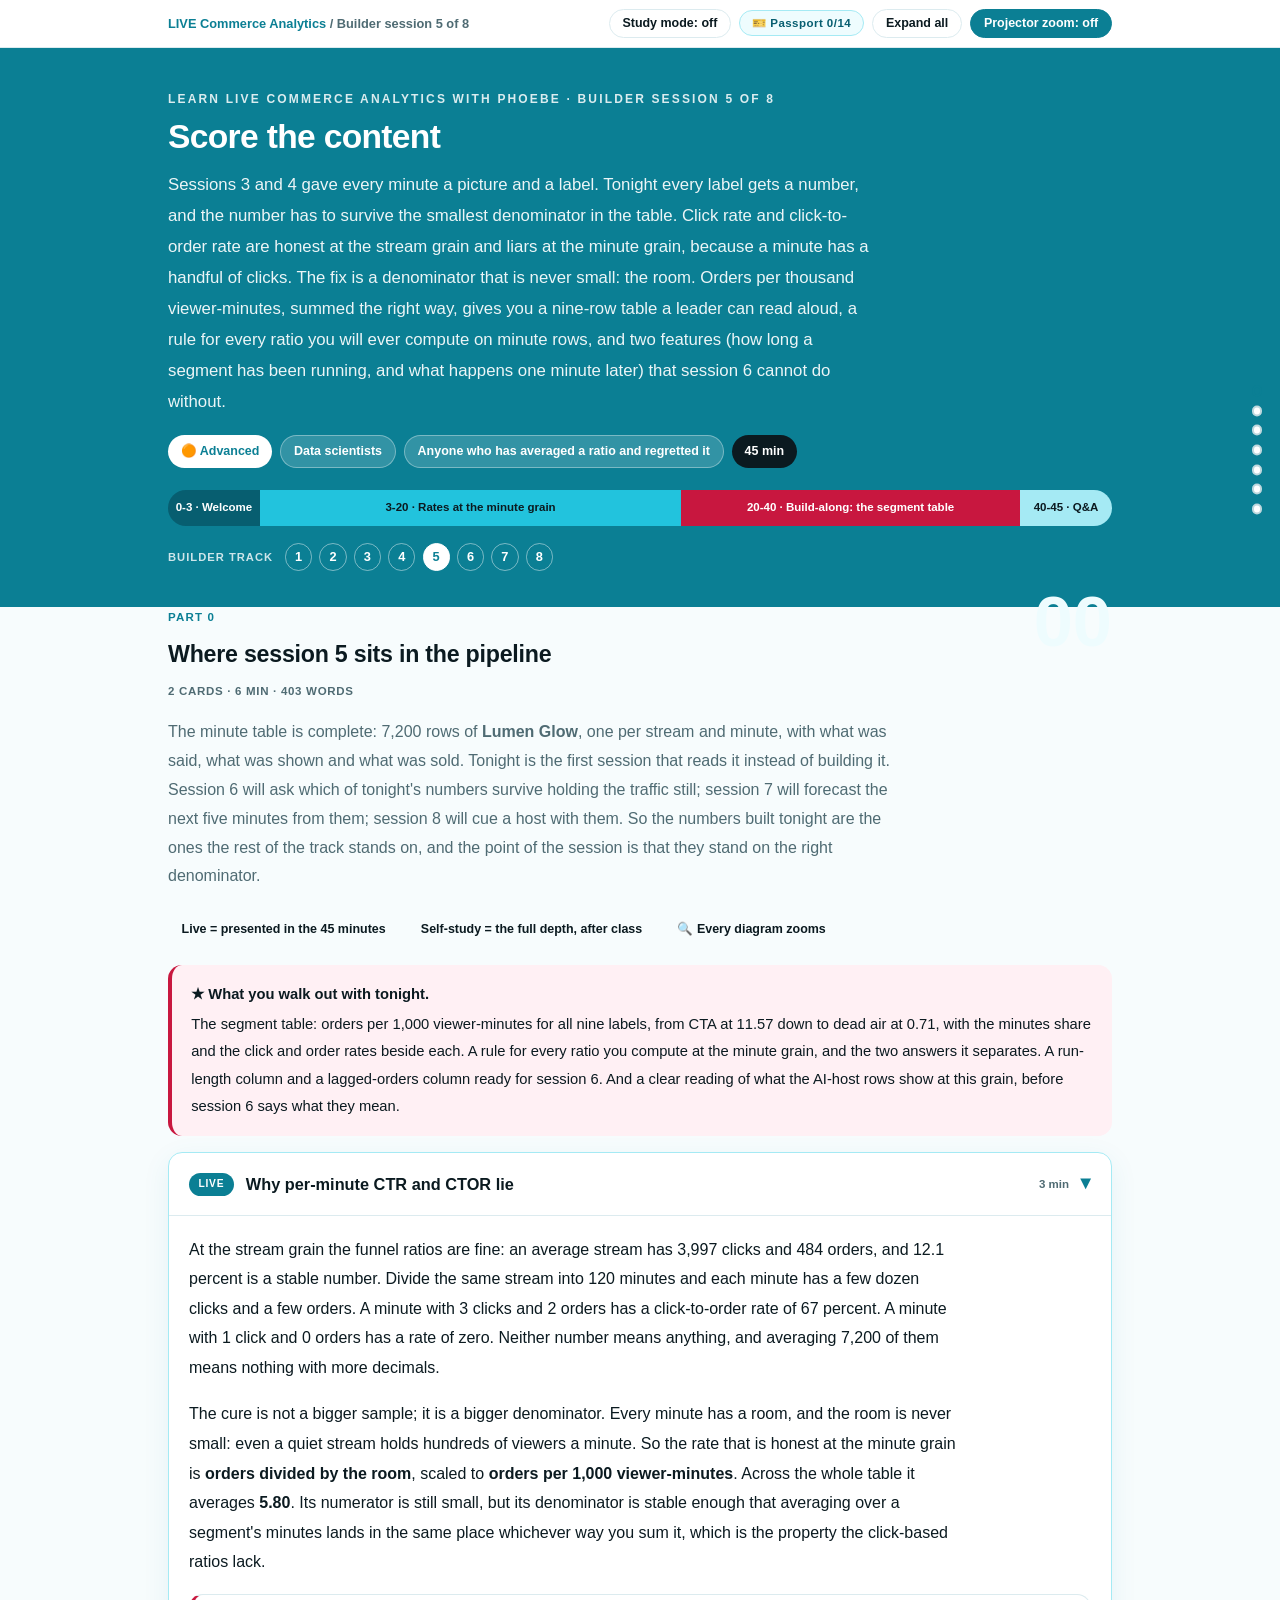
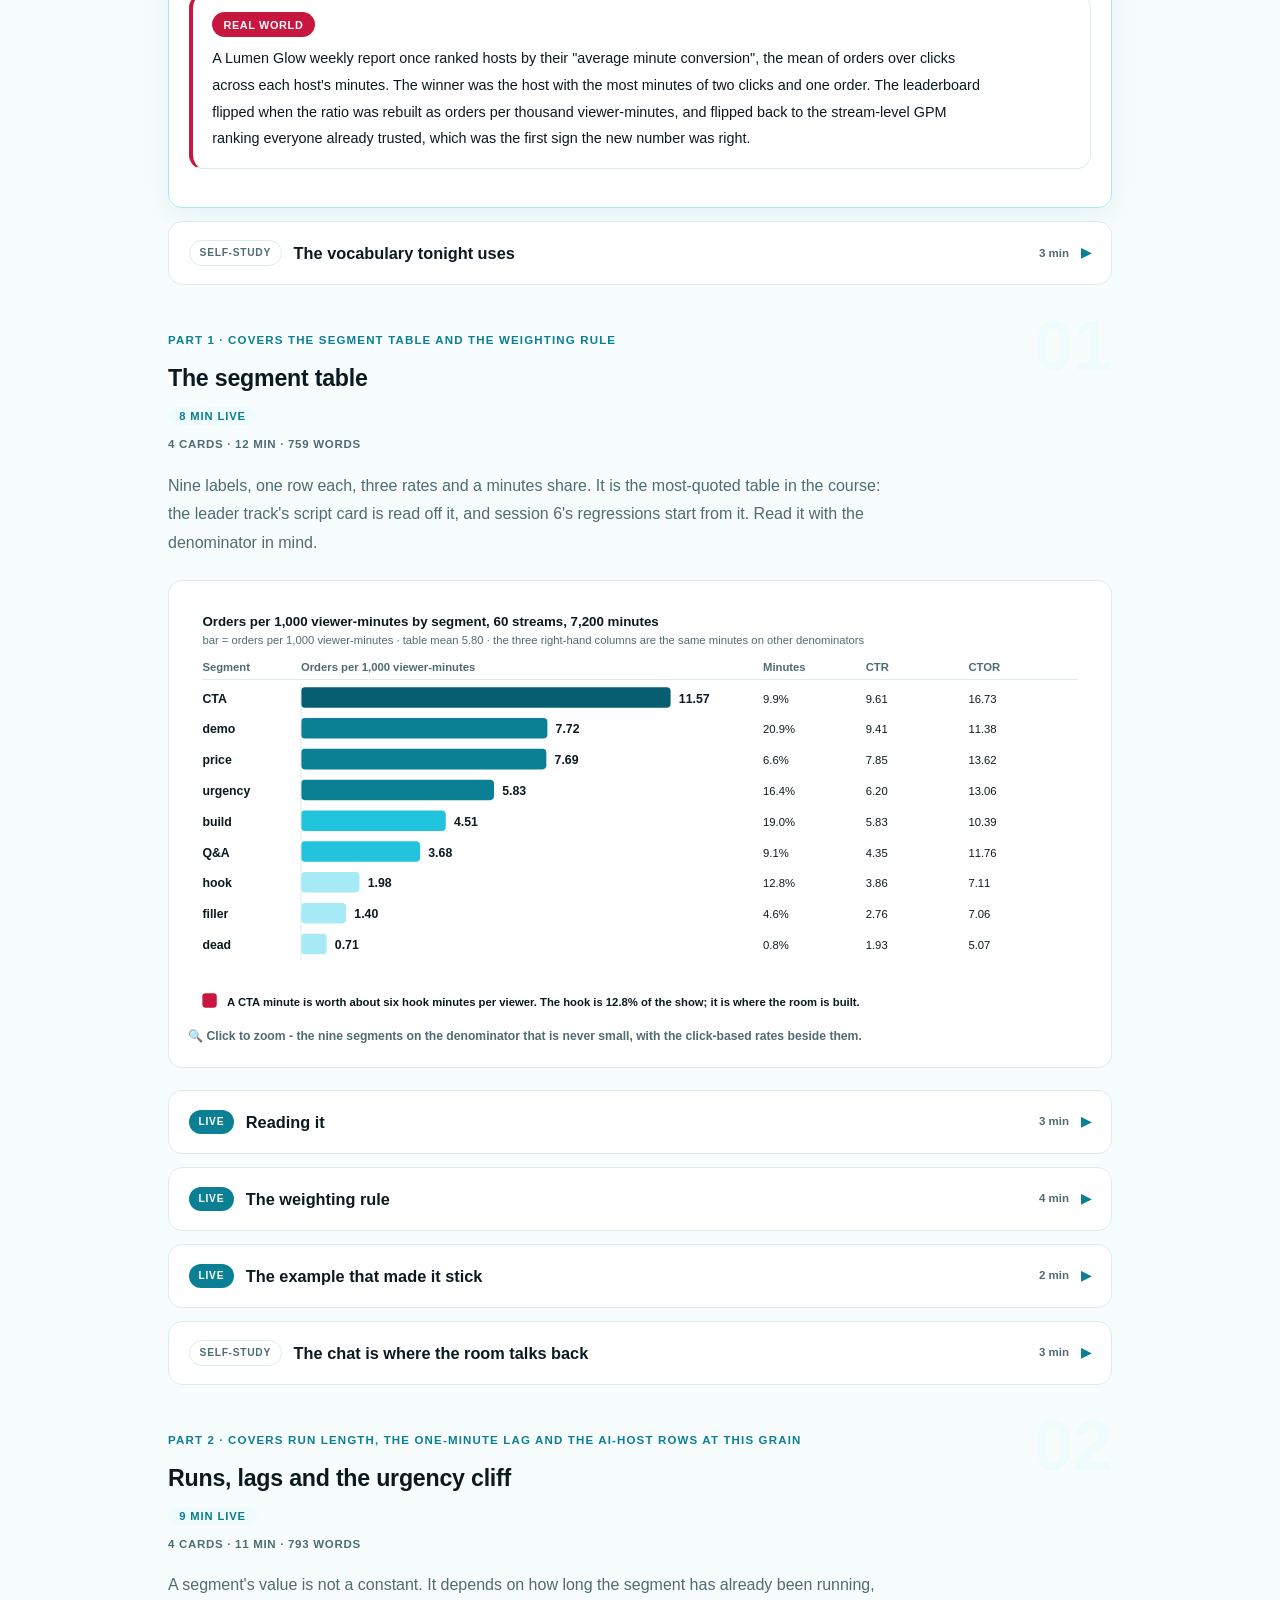
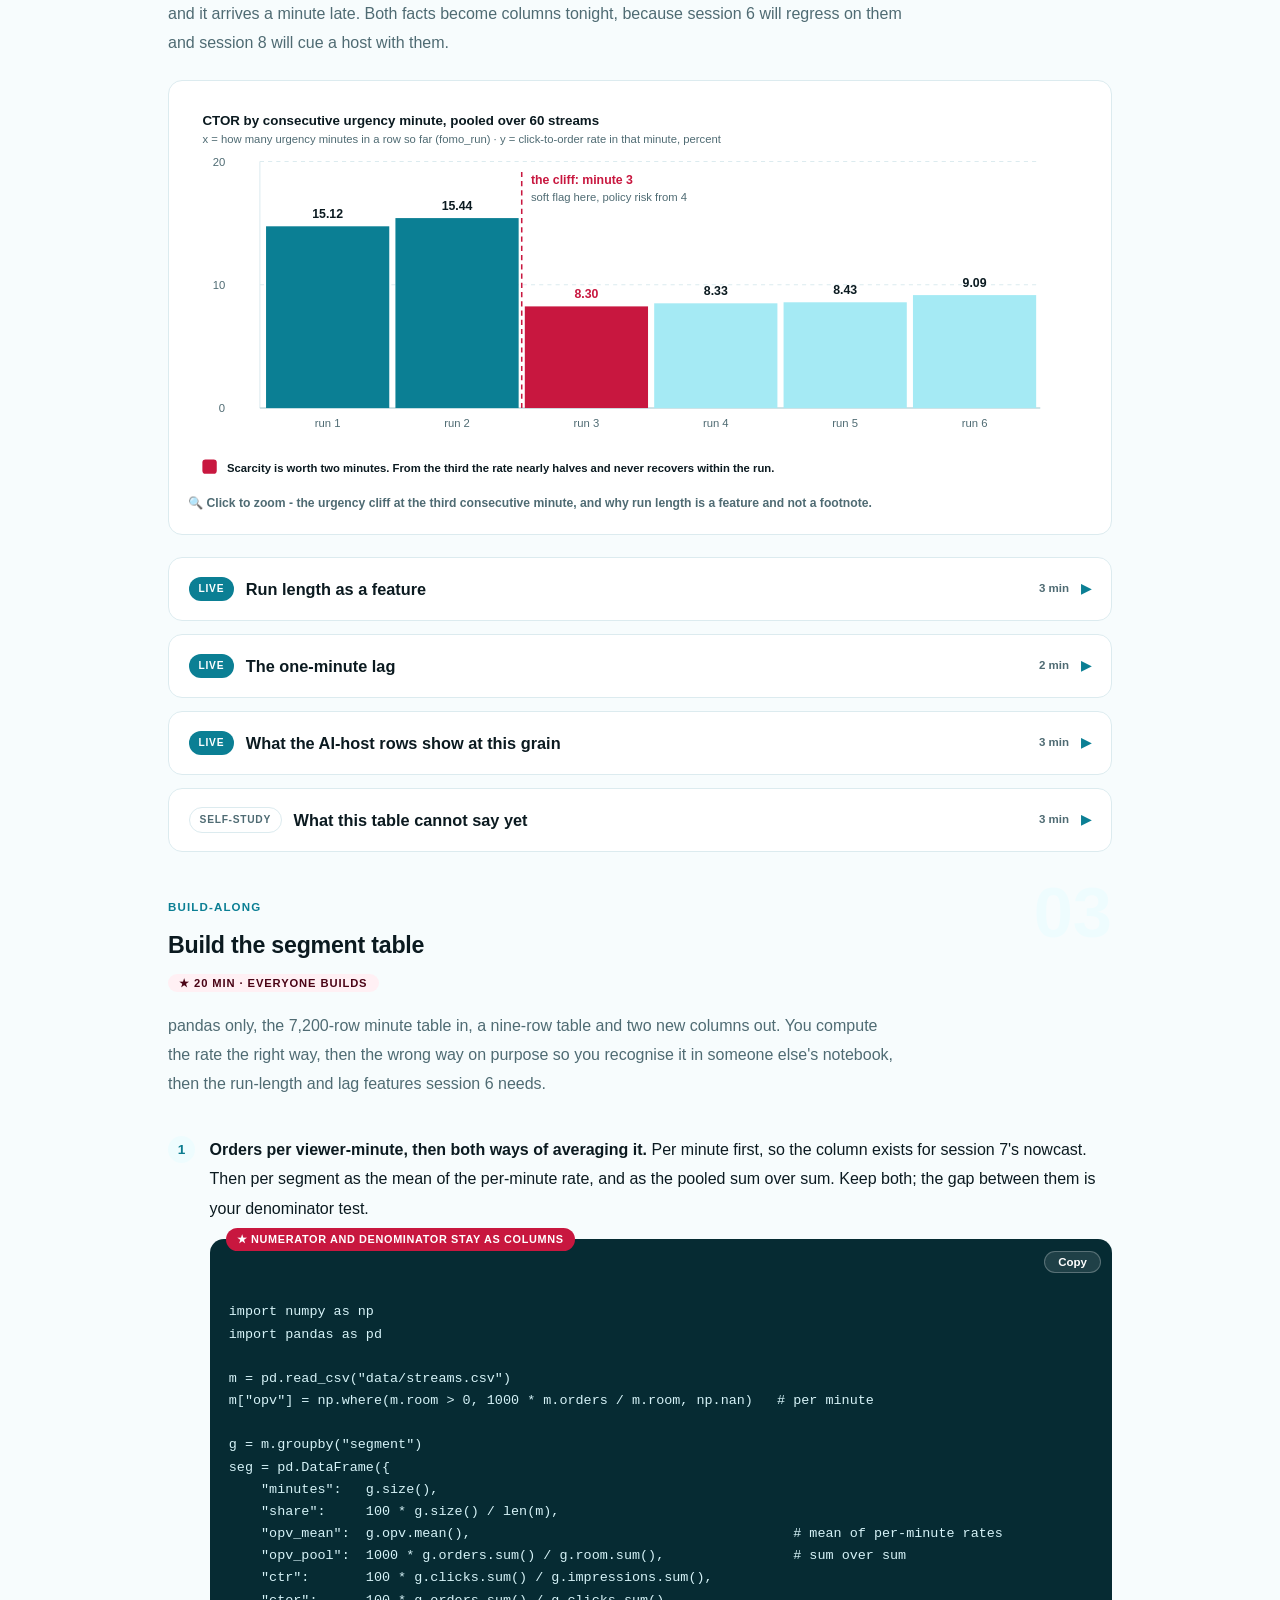
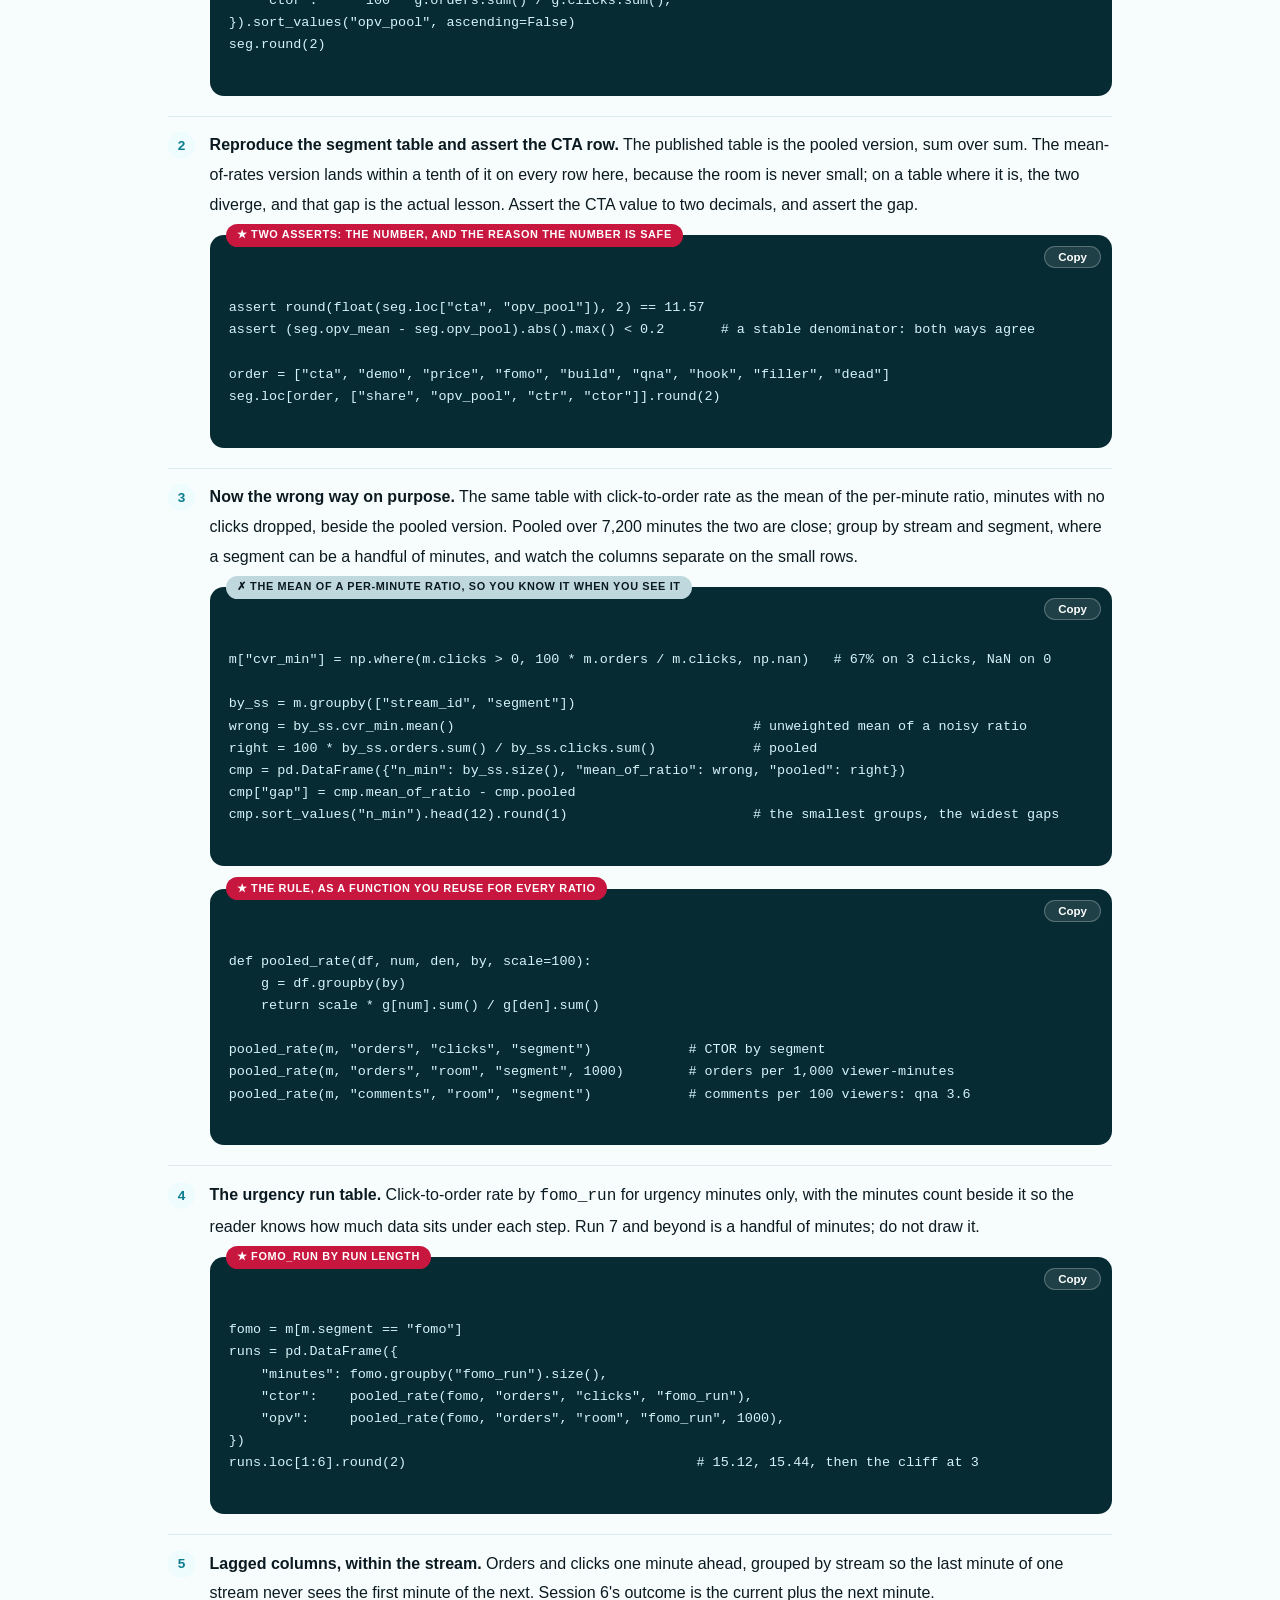
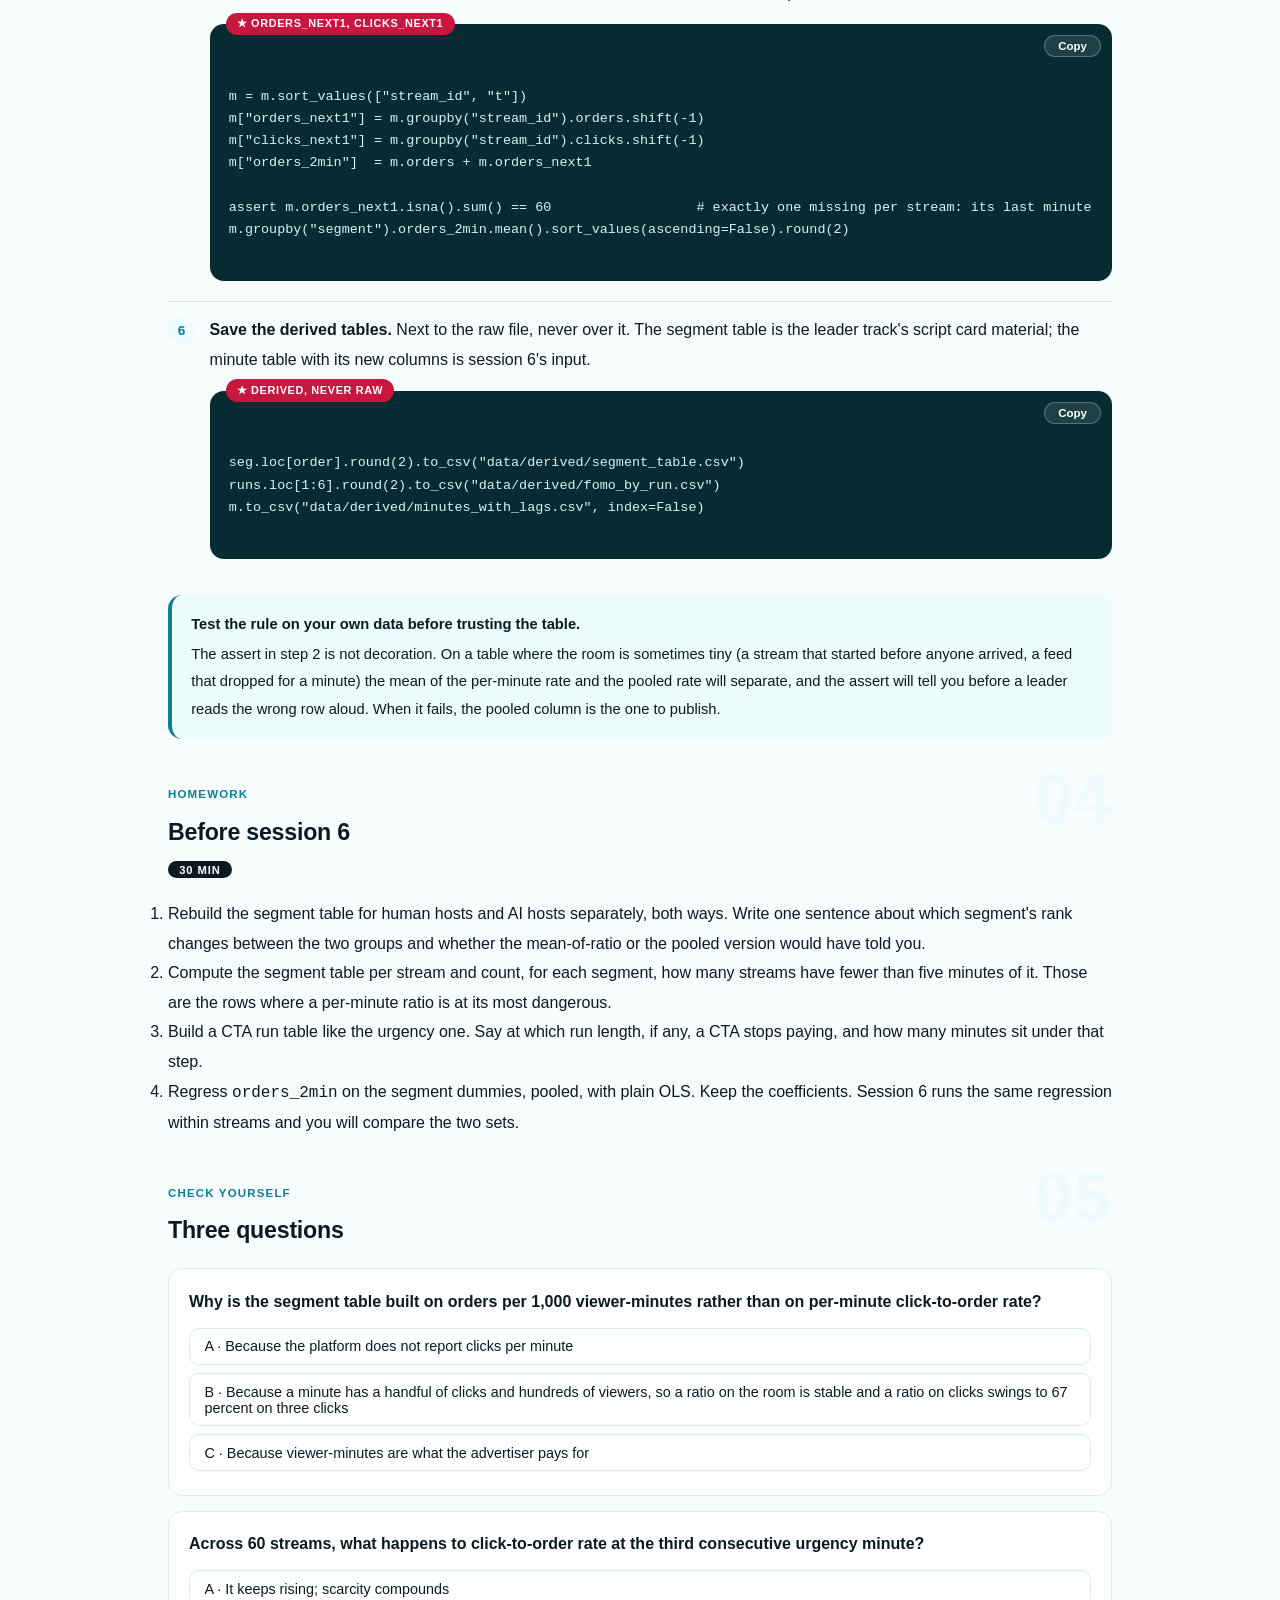
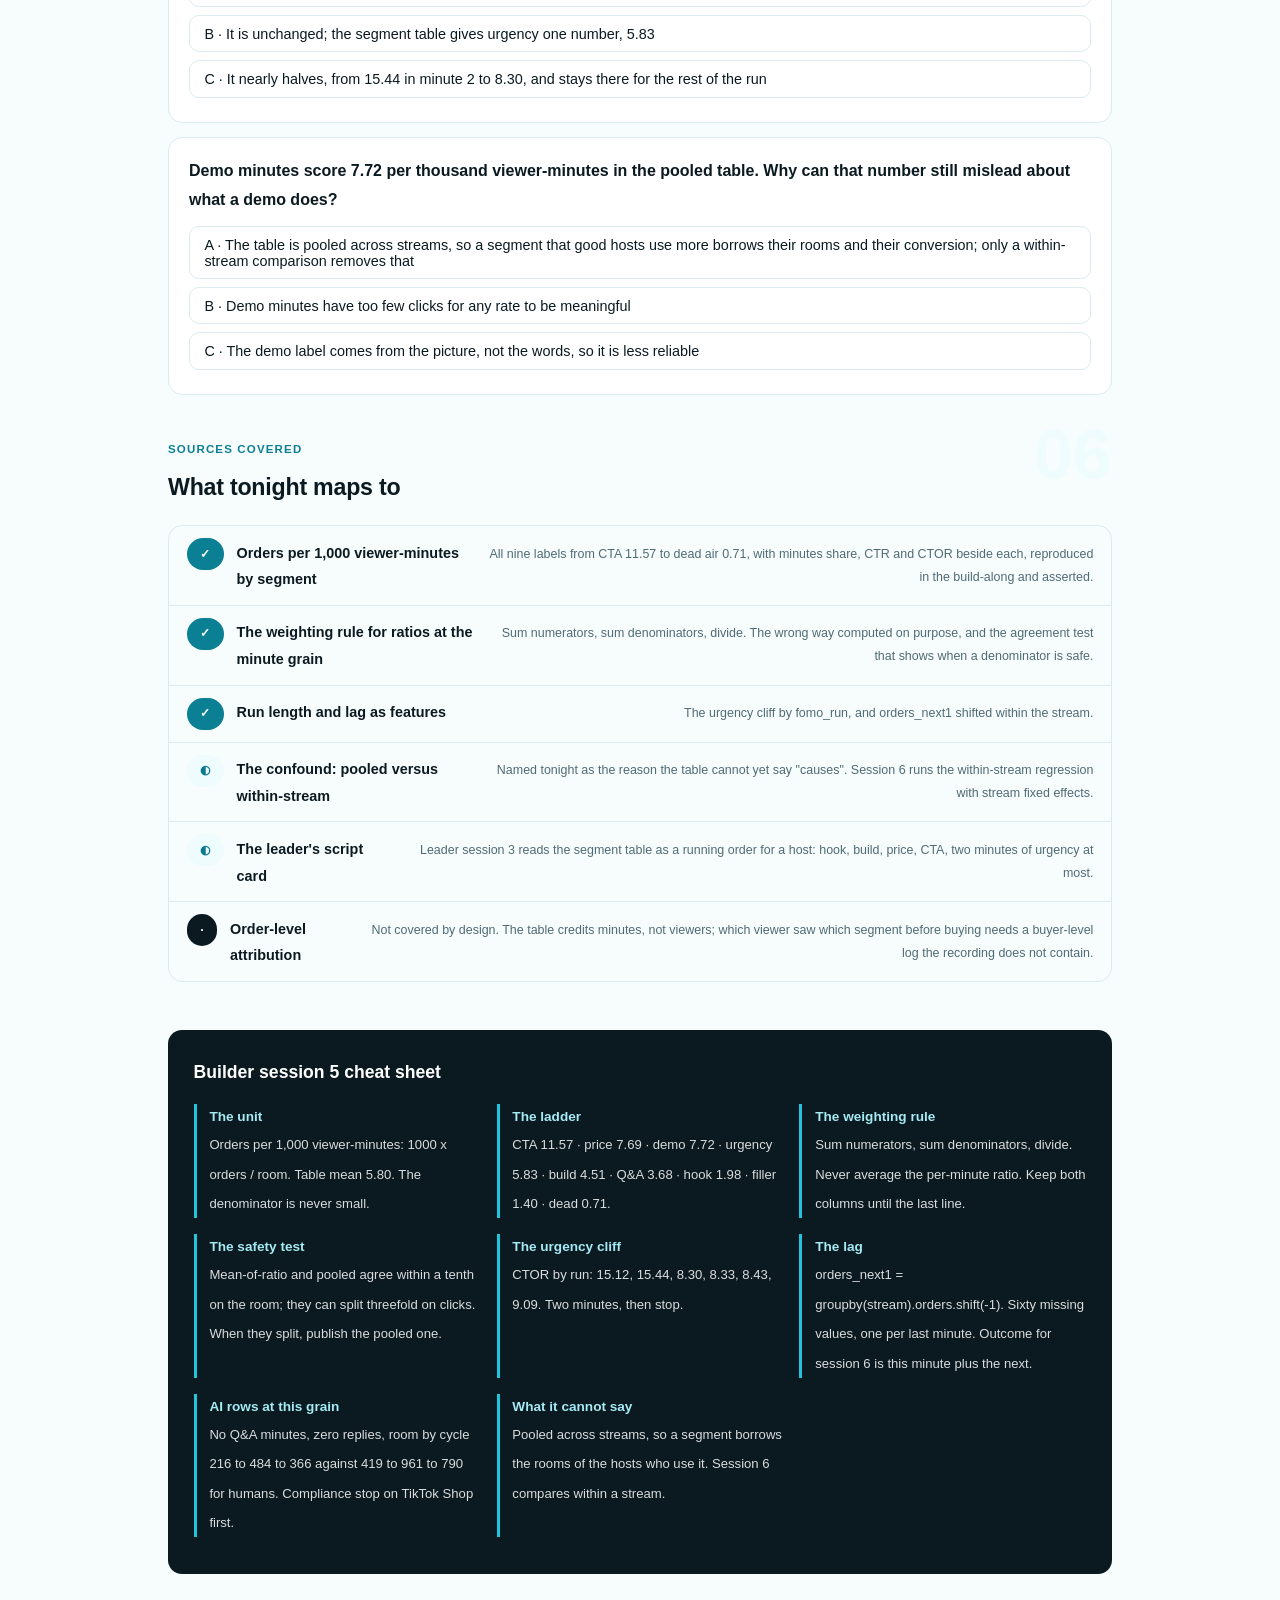
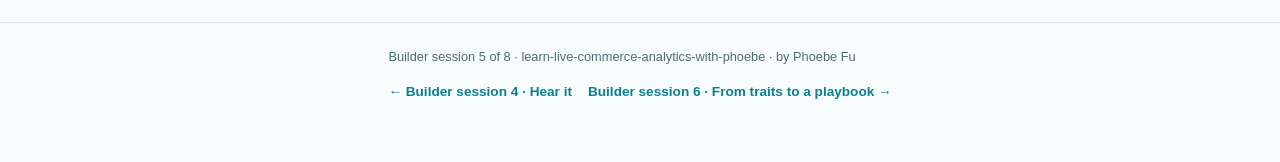
<file: courses/b5-score-content.html>
<!DOCTYPE html>
<html lang="en">
<head>
<meta charset="UTF-8">
<meta name="viewport" content="width=device-width, initial-scale=1.0">
<!-- social:start -->
<meta name="description" content="Builder session 5 of 8. Orders per thousand viewer-minutes for all nine segment labels, the weighting rule for every ratio computed at the minute grain, run length and lag as features, and the urgency cliff at minute three.">
<meta property="og:type" content="article">
<meta property="og:site_name" content="Learn with Phoebe">
<meta property="og:title" content="Score the content - learn live commerce analytics with phoebe">
<meta property="og:description" content="Builder session 5 of 8. A minute with 3 clicks and 2 orders is 67 percent and means nothing. Put the room in the denominator and CTA minutes order at 11.57 per thousand viewer-minutes, a hook at 1.98.">
<meta property="og:url" content="https://phoebefu6.github.io/learn-live-commerce-analytics-with-phoebe/courses/b5-score-content.html">
<meta property="og:image" content="https://phoebefu6.github.io/learn-live-commerce-analytics-with-phoebe/assets/og-cover.png">
<meta property="og:image:width" content="1200">
<meta property="og:image:height" content="630">
<meta name="twitter:card" content="summary_large_image">
<meta name="twitter:title" content="Score the content - learn live commerce analytics with phoebe">
<meta name="twitter:description" content="The segment table, the weighting rule, the one-minute lag, and the urgency cliff: CTOR 15.12, 15.44, then 8.30 from the third consecutive minute.">
<meta name="twitter:image" content="https://phoebefu6.github.io/learn-live-commerce-analytics-with-phoebe/assets/og-cover.png">
<!-- social:end -->
<title>Builder session 5 · Score the content - learn live commerce analytics with phoebe</title>
<link rel="stylesheet" href="../assets/style.css?v=7">
</head>
<body>

<div class="toolbar">
  <div class="wrap">
    <span class="crumb"><a href="../index.html">LIVE Commerce Analytics</a> / Builder session 5 of 8</span>
    <button class="btn" id="toggle-all" type="button">Expand all</button>
    <button class="btn primary" id="zoom-toggle" type="button">Projector zoom: off</button>
  </div>
</div>

<header class="masthead">
  <div class="wrap">
    <div class="eyebrow">Learn LIVE Commerce Analytics with Phoebe · Builder session 5 of 8</div>
    <h1>Score <span class="accent">the content</span></h1>
    <p class="sub">Sessions 3 and 4 gave every minute a picture and a label. Tonight every label gets a number, and the number has to survive the smallest denominator in the table. Click rate and click-to-order rate are honest at the stream grain and liars at the minute grain, because a minute has a handful of clicks. The fix is a denominator that is never small: the room. Orders per thousand viewer-minutes, summed the right way, gives you a nine-row table a leader can read aloud, a rule for every ratio you will ever compute on minute rows, and two features (how long a segment has been running, and what happens one minute later) that session 6 cannot do without.</p>
    <div class="chip-row">
      <span class="chip level">🟠 Advanced</span>
      <span class="chip audience">Data scientists</span>
      <span class="chip audience">Anyone who has averaged a ratio and regretted it</span>
      <span class="chip time">45 min</span>
    </div>
    <div class="agenda">
      <span class="a1" style="flex:1">0-3 · Welcome</span>
      <span class="a2" style="flex:5">3-20 · Rates at the minute grain</span>
      <span class="a3" style="flex:4">20-40 · Build-along: the segment table</span>
      <span class="a4" style="flex:1">40-45 · Q&amp;A</span>
    </div>
  </div>
</header>

<main class="wrap">

  <!-- ============ INTRO ============ -->
  <section class="section" id="intro">
    <div class="section-kicker">
      <span class="klabel">Part 0</span>
      <h2>Where session 5 sits in the pipeline</h2>
    </div>
    <p class="lede">The minute table is complete: 7,200 rows of <strong>Lumen Glow</strong>, one per stream and minute, with what was said, what was shown and what was sold. Tonight is the first session that reads it instead of building it. Session 6 will ask which of tonight's numbers survive holding the traffic still; session 7 will forecast the next five minutes from them; session 8 will cue a host with them. So the numbers built tonight are the ones the rest of the track stands on, and the point of the session is that they stand on the right denominator.</p>

    <div class="legend">
      <span class="pill">Live = presented in the 45 minutes</span>
      <span class="pill">Self-study = the full depth, after class</span>
      <span class="pill">🔍 Every diagram zooms</span>
    </div>

    <div class="callout win">
      <p><strong>★ What you walk out with tonight.</strong> The segment table: orders per 1,000 viewer-minutes for all nine labels, from CTA at 11.57 down to dead air at 0.71, with the minutes share and the click and order rates beside each. A rule for every ratio you compute at the minute grain, and the two answers it separates. A run-length column and a lagged-orders column ready for session 6. And a clear reading of what the AI-host rows show at this grain, before session 6 says what they mean.</p>
    </div>

    <details class="card" open>
      <summary><span class="mode live">Live</span>Why per-minute CTR and CTOR lie<span class="mini">3 min</span><span class="caret">▶</span></summary>
      <div class="body">
        <p>At the stream grain the funnel ratios are fine: an average stream has 3,997 clicks and 484 orders, and 12.1 percent is a stable number. Divide the same stream into 120 minutes and each minute has a few dozen clicks and a few orders. A minute with 3 clicks and 2 orders has a click-to-order rate of 67 percent. A minute with 1 click and 0 orders has a rate of zero. Neither number means anything, and averaging 7,200 of them means nothing with more decimals.</p>
        <p>The cure is not a bigger sample; it is a bigger denominator. Every minute has a room, and the room is never small: even a quiet stream holds hundreds of viewers a minute. So the rate that is honest at the minute grain is <strong>orders divided by the room</strong>, scaled to <strong>orders per 1,000 viewer-minutes</strong>. Across the whole table it averages <strong>5.80</strong>. Its numerator is still small, but its denominator is stable enough that averaging over a segment's minutes lands in the same place whichever way you sum it, which is the property the click-based ratios lack.</p>
        <div class="callout example">
          <span class="ex-pill">Real world</span>
          <p>A Lumen Glow weekly report once ranked hosts by their "average minute conversion", the mean of orders over clicks across each host's minutes. The winner was the host with the most minutes of two clicks and one order. The leaderboard flipped when the ratio was rebuilt as orders per thousand viewer-minutes, and flipped back to the stream-level GPM ranking everyone already trusted, which was the first sign the new number was right.</p>
        </div>
      </div>
    </details>

    <details class="card">
      <summary><span class="mode self">Self-study</span>The vocabulary tonight uses<span class="mini">3 min</span><span class="caret">▶</span></summary>
      <div class="body">
        <ul>
          <li><strong>Viewer-minute</strong> - one viewer watching for one minute. The sum of the room column over a stream is its viewer-minutes; dividing by views gives average watch time, as session 1 showed.</li>
          <li><strong>Weighted mean</strong> - a ratio's average across rows computed as the sum of numerators over the sum of denominators. Rows with a bigger denominator count for more, which is the point.</li>
          <li><strong>Small-denominator bias</strong> - what an unweighted mean of per-row ratios does: the rows with the fewest clicks contribute the most extreme values and the same weight as everyone else.</li>
          <li><strong>Lag</strong> - a column shifted in time within each stream. <code>orders_next1</code> at minute 40 is the orders at minute 41. Session 6's regressions need it because an order takes a moment to place.</li>
          <li><strong>Run length</strong> - how many consecutive minutes a segment has been running, counting the current one. The <code>fomo_run</code> column session 4 built.</li>
        </ul>
      </div>
    </details>
  </section>

  <!-- ============ PART 1 ============ -->
  <section class="section" id="part-1">
    <div class="section-kicker">
      <span class="klabel">Part 1 · covers the segment table and the weighting rule</span>
      <h2>The segment table</h2>
      <span class="tag concept">8 min live</span>
    </div>
    <p class="lede">Nine labels, one row each, three rates and a minutes share. It is the most-quoted table in the course: the leader track's script card is read off it, and session 6's regressions start from it. Read it with the denominator in mind.</p>

    <figure class="zoomable">
      <svg viewBox="0 0 880 404" xmlns="http://www.w3.org/2000/svg" role="img" aria-label="Horizontal bar ladder of orders per 1,000 viewer-minutes by segment across 60 Lumen Glow streams: CTA 11.57, price 7.69, demo 7.72, urgency 5.83, build 4.51, Q and A 3.68, hook 1.98, filler 1.40, dead air 0.71. Columns beside each bar give the minutes share, click rate and click-to-order rate: CTA 9.9 percent of minutes, CTR 9.61, CTOR 16.73; price 6.6, 7.85, 13.62; demo 20.9, 9.41, 11.38; urgency 16.4, 6.20, 13.06; build 19.0, 5.83, 10.39; Q and A 9.1, 4.35, 11.76; hook 12.8, 3.86, 7.11; filler 4.6, 2.76, 7.06; dead 0.8, 1.93, 5.07.">
        <style>
          .b5aHd { font: 800 13px Inter, sans-serif; fill: #0B1A20; }
          .b5aB { font: 400 11px Inter, sans-serif; fill: #0B1A20; }
          .b5aM { font: 400 11px Inter, sans-serif; fill: #4F6B73; }
          .b5aC { font: 700 11px Inter, sans-serif; fill: #4F6B73; }
          .b5aL { font: 700 12px Inter, sans-serif; fill: #0B1A20; }
          .b5aV { font: 800 12px Inter, sans-serif; fill: #0B1A20; }
          .b5aN { font: 700 11px Inter, sans-serif; fill: #0B1A20; }
        </style>
        <text class="b5aHd" x="14" y="24">Orders per 1,000 viewer-minutes by segment, 60 streams, 7,200 minutes</text>
        <text class="b5aM" x="14" y="42">bar = orders per 1,000 viewer-minutes · table mean 5.80 · the three right-hand columns are the same minutes on other denominators</text>

        <text class="b5aC" x="14" y="68">Segment</text>
        <text class="b5aC" x="110" y="68">Orders per 1,000 viewer-minutes</text>
        <text class="b5aC" x="560" y="68">Minutes</text>
        <text class="b5aC" x="660" y="68">CTR</text>
        <text class="b5aC" x="760" y="68">CTOR</text>
        <rect x="14" y="76" width="852" height="1" fill="#DCEBEF"></rect>

        <text class="b5aL" x="14" y="99">CTA</text>
        <rect x="110" y="84" width="360" height="20" rx="4" fill="#075E70"></rect>
        <text class="b5aV" x="478" y="99">11.57</text>
        <text class="b5aB" x="560" y="99">9.9%</text>
        <text class="b5aB" x="660" y="99">9.61</text>
        <text class="b5aB" x="760" y="99">16.73</text>

        <text class="b5aL" x="14" y="129">demo</text>
        <rect x="110" y="114" width="240" height="20" rx="4" fill="#0B7F94"></rect>
        <text class="b5aV" x="358" y="129">7.72</text>
        <text class="b5aB" x="560" y="129">20.9%</text>
        <text class="b5aB" x="660" y="129">9.41</text>
        <text class="b5aB" x="760" y="129">11.38</text>

        <text class="b5aL" x="14" y="159">price</text>
        <rect x="110" y="144" width="239" height="20" rx="4" fill="#0B7F94"></rect>
        <text class="b5aV" x="357" y="159">7.69</text>
        <text class="b5aB" x="560" y="159">6.6%</text>
        <text class="b5aB" x="660" y="159">7.85</text>
        <text class="b5aB" x="760" y="159">13.62</text>

        <text class="b5aL" x="14" y="189">urgency</text>
        <rect x="110" y="174" width="188" height="20" rx="4" fill="#0B7F94"></rect>
        <text class="b5aV" x="306" y="189">5.83</text>
        <text class="b5aB" x="560" y="189">16.4%</text>
        <text class="b5aB" x="660" y="189">6.20</text>
        <text class="b5aB" x="760" y="189">13.06</text>

        <text class="b5aL" x="14" y="219">build</text>
        <rect x="110" y="204" width="141" height="20" rx="4" fill="#22C3DD"></rect>
        <text class="b5aV" x="259" y="219">4.51</text>
        <text class="b5aB" x="560" y="219">19.0%</text>
        <text class="b5aB" x="660" y="219">5.83</text>
        <text class="b5aB" x="760" y="219">10.39</text>

        <text class="b5aL" x="14" y="249">Q&amp;A</text>
        <rect x="110" y="234" width="116" height="20" rx="4" fill="#22C3DD"></rect>
        <text class="b5aV" x="234" y="249">3.68</text>
        <text class="b5aB" x="560" y="249">9.1%</text>
        <text class="b5aB" x="660" y="249">4.35</text>
        <text class="b5aB" x="760" y="249">11.76</text>

        <text class="b5aL" x="14" y="279">hook</text>
        <rect x="110" y="264" width="57" height="20" rx="4" fill="#A5EAF4"></rect>
        <text class="b5aV" x="175" y="279">1.98</text>
        <text class="b5aB" x="560" y="279">12.8%</text>
        <text class="b5aB" x="660" y="279">3.86</text>
        <text class="b5aB" x="760" y="279">7.11</text>

        <text class="b5aL" x="14" y="309">filler</text>
        <rect x="110" y="294" width="44" height="20" rx="4" fill="#A5EAF4"></rect>
        <text class="b5aV" x="162" y="309">1.40</text>
        <text class="b5aB" x="560" y="309">4.6%</text>
        <text class="b5aB" x="660" y="309">2.76</text>
        <text class="b5aB" x="760" y="309">7.06</text>

        <text class="b5aL" x="14" y="339">dead</text>
        <rect x="110" y="324" width="25" height="20" rx="4" fill="#A5EAF4"></rect>
        <text class="b5aV" x="143" y="339">0.71</text>
        <text class="b5aB" x="560" y="339">0.8%</text>
        <text class="b5aB" x="660" y="339">1.93</text>
        <text class="b5aB" x="760" y="339">5.07</text>

        <line x1="110" y1="80" x2="110" y2="350" stroke="#DCEBEF" stroke-width="1"></line>
        <rect x="14" y="382" width="14" height="14" rx="3" fill="#C8173F"></rect>
        <text class="b5aN" x="38" y="394">A CTA minute is worth about six hook minutes per viewer. The hook is 12.8% of the show; it is where the room is built.</text>
      </svg>
      <figcaption>🔍 Click to zoom - the nine segments on the denominator that is never small, with the click-based rates beside them.</figcaption>
    </figure>

    <details class="card">
      <summary><span class="mode live">Live</span>Reading it<span class="mini">3 min</span><span class="caret">▶</span></summary>
      <div class="body">
        <p>Three things the table says, in the order a leader will hear them. <strong>CTA minutes sell.</strong> 11.57 orders per thousand viewer-minutes, against a table mean of 5.80: twice the average minute, and about six times a hook minute at 1.98. <strong>Price and demo are the next tier</strong>, 7.69 and 7.72, close enough that the difference is not worth a script line. <strong>The bottom three are not failures.</strong> The hook orders at 1.98 because nobody buys in the first minutes of a show; they arrive. It is 12.8 percent of all minutes and the room curve is built there. Filler at 1.40 and dead air at 0.71 are the two rows a host can actually remove.</p>
        <p>Now read the right-hand columns with the denominator in mind. CTOR for CTA is 16.73 and for dead air 5.07; the ranking mostly agrees with the bar, which is reassuring, but the click-based rates are computed on a few clicks a minute and they wobble. The bar does not. When a per-segment CTOR and a per-segment orders-per-viewer-minute disagree on a small segment, believe the bar.</p>
        <table class="clean">
          <thead>
            <tr><th>Segment</th><th>Orders per 1,000 viewer-min</th><th>Times the mean (5.80)</th><th>What it is for</th></tr>
          </thead>
          <tbody>
            <tr><td>CTA</td><td>11.57</td><td>2.0</td><td>Converting the room that is already there</td></tr>
            <tr><td>price</td><td>7.69</td><td>1.4</td><td>Removing the last objection</td></tr>
            <tr><td>demo</td><td>7.72</td><td>1.3</td><td>Showing, which also moves clicks (session 3)</td></tr>
            <tr><td>urgency</td><td>5.83</td><td>1.0</td><td>Two good minutes, then a cliff (Part 2)</td></tr>
            <tr><td>hook</td><td>1.98</td><td>0.3</td><td>Building the room, not selling to it</td></tr>
            <tr><td>filler, dead</td><td>1.40, 0.71</td><td>0.2, 0.1</td><td>Nothing. The removable minutes</td></tr>
          </tbody>
        </table>
      </div>
    </details>

    <details class="card">
      <summary><span class="mode live">Live</span>The weighting rule<span class="mini">4 min</span><span class="caret">▶</span></summary>
      <div class="body">
        <p><strong>To average a ratio across minutes, sum the numerators and sum the denominators, then divide. Never average the per-minute ratio.</strong> That is the whole rule, and it is the difference between a number the dashboard would agree with and one it would not.</p>
        <p>Watch the two answers separate on a toy pair. Minute A: 3 clicks, 2 orders, rate 67 percent. Minute B: 300 clicks, 30 orders, rate 10 percent. The mean of the two rates is 38.5 percent. The pooled rate is 32 orders over 303 clicks, 10.6 percent. The dashboard, which counts orders and clicks for the whole stream, reports the second. The first is a number about minute A's three clicks, dressed up as a number about the stream.</p>
        <p>The rule holds for every ratio in the table. It is why orders per thousand viewer-minutes is computed as sum(orders) over sum(room) within a segment, and why CTR and CTOR in the segment table should be read as pooled clicks over pooled impressions and pooled orders over pooled clicks. When the denominator is the room, the pooled and the averaged versions land within a tenth of each other, because the room is never small; that closeness is the test that the denominator is safe. When the denominator is clicks, they can separate by a factor of three on a small segment, and the pooled one is right.</p>
        <div class="callout tip">
          <p><strong>Keep numerator and denominator as columns until the last line.</strong> A DataFrame with <code>orders</code> and <code>room</code> can be re-grouped by segment, by host, by run length, by anything, and every regrouping is correct. A DataFrame with only <code>opv</code> can be regrouped only wrongly.</p>
        </div>
      </div>
    </details>

    <details class="card">
      <summary><span class="mode live">Live</span>The example that made it stick<span class="mini">2 min</span><span class="caret">▶</span></summary>
      <div class="body">
        <div class="callout example">
          <span class="ex-pill">Real world</span>
          <p>Maya's stream 17, a Wednesday at 21:00 with a giveaway opener: 16,404 views, peak room 1,579, 6.86 CTR, 11.58 CTOR, GMV $29,799. Priya's stream 16, a Monday at 18:00 with no giveaway: 4,858 views, peak room 498, 6.90 CTR, 14.01 CTOR, GMV $11,217. Per minute, Priya's stream had a fraction of the clicks, so its per-minute CTOR was all over the place and its unweighted mean looked worse than Maya's. Pooled, Priya converted better: 14.01 to 11.58, and her GPM was 2,309 to Maya's 1,817. The stream with a third of the room sold the room it had better. Only the weighted number could say so.</p>
        </div>
      </div>
    </details>

    <details class="card">
      <summary><span class="mode self">Self-study</span>The chat is where the room talks back<span class="mini">3 min</span><span class="caret">▶</span></summary>
      <div class="body">
        <p>Add a fourth column to the table: comments per 100 viewers, computed the same weighted way, sum of comments over sum of room. Q&amp;A minutes run at <strong>3.6</strong>; every other segment sits between 1.6 and 2.0, with filler and dead air below one. The Q&amp;A minute is the only kind in which the room speaks at nearly twice its normal rate, and it is also the segment with plus 0.96 points of click-to-order within a stream: not a selling minute, but the minute the room decides to stay.</p>
        <p>Two things follow. The comment column is a denominator problem too: comments per minute is a count that grows with the room, and only per-viewer is comparable across segments. And the AI-host rows, coming up in Part 2, have no Q&amp;A minutes at all, which this column predicts will show up in the room curve before it shows up in orders.</p>
      </div>
    </details>
  </section>

  <!-- ============ PART 2 ============ -->
  <section class="section" id="part-2">
    <div class="section-kicker">
      <span class="klabel">Part 2 · covers run length, the one-minute lag and the AI-host rows at this grain</span>
      <h2>Runs, lags and the urgency cliff</h2>
      <span class="tag concept">9 min live</span>
    </div>
    <p class="lede">A segment's value is not a constant. It depends on how long the segment has already been running, and it arrives a minute late. Both facts become columns tonight, because session 6 will regress on them and session 8 will cue a host with them.</p>

    <figure class="zoomable">
      <svg viewBox="0 0 880 372" xmlns="http://www.w3.org/2000/svg" role="img" aria-label="Step chart of click-to-order rate by consecutive urgency minute across 60 streams: minute 1 of a run 15.12 percent, minute 2 15.44, then minute 3 8.30, minute 4 8.33, minute 5 8.43, minute 6 9.09. The step from minute 2 to 3 is drawn in the flag colour: the cliff.">
        <style>
          .b5bHd { font: 800 13px Inter, sans-serif; fill: #0B1A20; }
          .b5bB { font: 400 11px Inter, sans-serif; fill: #0B1A20; }
          .b5bM { font: 400 11px Inter, sans-serif; fill: #4F6B73; }
          .b5bV { font: 800 12px Inter, sans-serif; fill: #0B1A20; }
          .b5bR { font: 800 12px Inter, sans-serif; fill: #C8173F; }
          .b5bN { font: 700 11px Inter, sans-serif; fill: #0B1A20; }
        </style>
        <text class="b5bHd" x="14" y="24">CTOR by consecutive urgency minute, pooled over 60 streams</text>
        <text class="b5bM" x="14" y="42">x = how many urgency minutes in a row so far (fomo_run) · y = click-to-order rate in that minute, percent</text>

        <line x1="70" y1="60" x2="70" y2="300" stroke="#DCEBEF" stroke-width="1"></line>
        <line x1="70" y1="300" x2="830" y2="300" stroke="#BFD8DE" stroke-width="1.5"></line>
        <line x1="70" y1="180" x2="830" y2="180" stroke="#DCEBEF" stroke-width="1" stroke-dasharray="4 4"></line>
        <line x1="70" y1="60" x2="830" y2="60" stroke="#DCEBEF" stroke-width="1" stroke-dasharray="4 4"></line>
        <text class="b5bM" x="30" y="304">0</text>
        <text class="b5bM" x="24" y="184">10</text>
        <text class="b5bM" x="24" y="64">20</text>

        <rect x="76" y="123" width="120" height="177" fill="#0B7F94"></rect>
        <text class="b5bV" x="136" y="115" text-anchor="middle">15.12</text>
        <text class="b5bM" x="136" y="318" text-anchor="middle">run 1</text>

        <rect x="202" y="115" width="120" height="185" fill="#0B7F94"></rect>
        <text class="b5bV" x="262" y="107" text-anchor="middle">15.44</text>
        <text class="b5bM" x="262" y="318" text-anchor="middle">run 2</text>

        <rect x="328" y="201" width="120" height="99" fill="#C8173F"></rect>
        <text class="b5bR" x="388" y="193" text-anchor="middle">8.30</text>
        <text class="b5bM" x="388" y="318" text-anchor="middle">run 3</text>

        <rect x="454" y="198" width="120" height="102" fill="#A5EAF4"></rect>
        <text class="b5bV" x="514" y="190" text-anchor="middle">8.33</text>
        <text class="b5bM" x="514" y="318" text-anchor="middle">run 4</text>

        <rect x="580" y="197" width="120" height="103" fill="#A5EAF4"></rect>
        <text class="b5bV" x="640" y="189" text-anchor="middle">8.43</text>
        <text class="b5bM" x="640" y="318" text-anchor="middle">run 5</text>

        <rect x="706" y="190" width="120" height="110" fill="#A5EAF4"></rect>
        <text class="b5bV" x="766" y="182" text-anchor="middle">9.09</text>
        <text class="b5bM" x="766" y="318" text-anchor="middle">run 6</text>

        <line x1="325" y1="70" x2="325" y2="300" stroke="#C8173F" stroke-width="1.5" stroke-dasharray="5 4"></line>
        <text class="b5bR" x="334" y="82">the cliff: minute 3</text>
        <text class="b5bM" x="334" y="98">soft flag here, policy risk from 4</text>

        <rect x="14" y="350" width="14" height="14" rx="3" fill="#C8173F"></rect>
        <text class="b5bN" x="38" y="362">Scarcity is worth two minutes. From the third the rate nearly halves and never recovers within the run.</text>
      </svg>
      <figcaption>🔍 Click to zoom - the urgency cliff at the third consecutive minute, and why run length is a feature and not a footnote.</figcaption>
    </figure>

    <details class="card">
      <summary><span class="mode live">Live</span>Run length as a feature<span class="mini">3 min</span><span class="caret">▶</span></summary>
      <div class="body">
        <p>Urgency minutes as one row in the segment table score 5.83 per thousand viewer-minutes, a hair above the mean. That single number hides two very different minutes. In the first and second minute of a run the click-to-order rate is 15.12 and 15.44 percent, better than every segment except CTA. From the third it is 8.30, then 8.33, 8.43, 9.09: the room has heard "almost gone" three times in three minutes and stopped believing it. Session 6 will price the two halves separately, plus 4.93 points within a stream for short urgency and minus 1.84 for stretched, and the sign flips only because the run length was a column.</p>
        <p>So the <code>fomo_run</code> column session 4 built is not a diagnostic; it is a feature. A segment's value depends on how long it has already been running, and the only way a model can learn that is if the table says how long. The same logic applies more gently to CTA (a fourth consecutive CTA minute is a host who has run out of things to say) and to Q&amp;A, but urgency is where the cliff is sharp enough to draw.</p>
      </div>
    </details>

    <details class="card">
      <summary><span class="mode live">Live</span>The one-minute lag<span class="mini">2 min</span><span class="caret">▶</span></summary>
      <div class="body">
        <p>A CTA at minute 40 sells at minute 40 and at minute 41. Placing an order takes a tap, a size, a checkout, and for a fair share of viewers that crosses the minute boundary. If the regression in session 6 only looks at same-minute orders it under-credits every segment and mis-credits whatever segment came next. So tonight builds <code>orders_next1</code>, each minute's orders shifted back by one within the stream, and session 6 uses the sum of the current and the next minute as its outcome.</p>
        <p>The shift must be within the stream. A plain <code>shift(-1)</code> on the whole table hands the last minute of stream 16 the first minute of stream 17, and the first minute of a stream is a hook with a room of near nothing. The last minute of every stream gets a missing value, which is correct: nothing was observed after it.</p>
      </div>
    </details>

    <details class="card">
      <summary><span class="mode live">Live</span>What the AI-host rows show at this grain<span class="mini">3 min</span><span class="caret">▶</span></summary>
      <div class="body">
        <p>Two of the six hosts are AI avatars, Nova and Kai. At the minute grain their rows are unusual in three ways that the stream-level comparison (GMV 8,132 versus 19,850 for humans) cannot see. <strong>There are no Q&amp;A minutes.</strong> The tagger never fires the name-plus-question rule because the avatar never reads a name. <strong>Replies are zero</strong>, every minute of every AI stream, against 95.6 per human stream. And <strong>the room fades by script cycle</strong>: the average room across the eight cycles of the script runs 216, 442, 484, 468, 441, 413, 383, 366 for the AI hosts and 419, 856, 961, 961, 935, 880, 847, 790 for the humans. The AI room peaks lower, peaks earlier, and gives back more of its peak.</p>
        <p>What the table cannot say is why. The AI streams also sit mostly outside the evening (26 percent of them in the evening against 95 percent of human streams), and traffic follows the hour. Session 6 holds the hour still and finds the gap survives it. Before that, one fact sits outside the data entirely: TikTok Shop's requirements for LIVEs, in force since 2026-09-17, say "Do not use non-real-time verbal interaction such as AI-generated voices, audio recordings, or radio", so on that platform a fully AI-voiced avatar host is a compliance stop before it is an analytics question. The dataset's AI rows show what the trade would be on a platform that allows it.</p>
        <table class="clean">
          <thead>
            <tr><th>At the minute grain</th><th>Human hosts</th><th>AI hosts</th></tr>
          </thead>
          <tbody>
            <tr><td>Q&amp;A minutes</td><td>9.1% of all minutes are Q&amp;A across the table</td><td>none</td></tr>
            <tr><td>Host replies per stream</td><td>95.6</td><td>0</td></tr>
            <tr><td>Room by script cycle 1 to 8</td><td>419, 856, 961, 961, 935, 880, 847, 790</td><td>216, 442, 484, 468, 441, 413, 383, 366</td></tr>
            <tr><td>Average watch</td><td>9.80 min</td><td>7.28 min</td></tr>
          </tbody>
        </table>
      </div>
    </details>

    <details class="card">
      <summary><span class="mode self">Self-study</span>What this table cannot say yet<span class="mini">3 min</span><span class="caret">▶</span></summary>
      <div class="body">
        <p>The segment table is pooled across 60 streams. That is its strength for a leader and its weakness for a scientist. A segment that appears more often in high-traffic streams borrows those streams' room, and orders per viewer-minute is a rate, so it borrows their conversion too: a segment that good hosts use more will look better than it is, and one that weak hosts lean on will look worse. Urgency is the obvious case: the hosts who stretch it are not a random sample of hosts.</p>
        <p>The fix is to compare minutes within a stream, subtracting each stream's own mean before asking what a segment does. Session 6 does exactly that, with stream fixed effects and clustered standard errors, and its numbers (CTA plus 6.50 points of CTOR within a stream, short urgency plus 4.93, stretched minus 1.84) are the ones that survive the confound. Tonight's table is the map; session 6 checks the map against the territory. Read tonight's numbers as "what the minutes did", never yet as "what the segment causes".</p>
      </div>
    </details>
  </section>

  <!-- ============ DEMO ============ -->
  <section class="section" id="demo-1">
    <div class="section-kicker">
      <span class="klabel">Build-along</span>
      <h2>Build the segment table</h2>
      <span class="tag demo">★ 20 min · everyone builds</span>
    </div>
    <p class="lede">pandas only, the 7,200-row minute table in, a nine-row table and two new columns out. You compute the rate the right way, then the wrong way on purpose so you recognise it in someone else's notebook, then the run-length and lag features session 6 needs.</p>

    <div class="steps">
      <div class="step">
        <p><strong>Orders per viewer-minute, then both ways of averaging it.</strong> Per minute first, so the column exists for session 7's nowcast. Then per segment as the mean of the per-minute rate, and as the pooled sum over sum. Keep both; the gap between them is your denominator test.</p>
        <div class="prompt-box good">
          <span class="label">★ Numerator and denominator stay as columns</span>
import numpy as np
import pandas as pd

m = pd.read_csv("data/streams.csv")
m["opv"] = np.where(m.room &gt; 0, 1000 * m.orders / m.room, np.nan)   # per minute

g = m.groupby("segment")
seg = pd.DataFrame({
    "minutes":   g.size(),
    "share":     100 * g.size() / len(m),
    "opv_mean":  g.opv.mean(),                                        # mean of per-minute rates
    "opv_pool":  1000 * g.orders.sum() / g.room.sum(),                # sum over sum
    "ctr":       100 * g.clicks.sum() / g.impressions.sum(),
    "ctor":      100 * g.orders.sum() / g.clicks.sum(),
}).sort_values("opv_pool", ascending=False)
seg.round(2)
        </div>
      </div>
      <div class="step">
        <p><strong>Reproduce the segment table and assert the CTA row.</strong> The published table is the pooled version, sum over sum. The mean-of-rates version lands within a tenth of it on every row here, because the room is never small; on a table where it is, the two diverge, and that gap is the actual lesson. Assert the CTA value to two decimals, and assert the gap.</p>
        <div class="prompt-box good">
          <span class="label">★ Two asserts: the number, and the reason the number is safe</span>
assert round(float(seg.loc["cta", "opv_pool"]), 2) == 11.57
assert (seg.opv_mean - seg.opv_pool).abs().max() &lt; 0.2       # a stable denominator: both ways agree

order = ["cta", "demo", "price", "fomo", "build", "qna", "hook", "filler", "dead"]
seg.loc[order, ["share", "opv_pool", "ctr", "ctor"]].round(2)
        </div>
      </div>
      <div class="step">
        <p><strong>Now the wrong way on purpose.</strong> The same table with click-to-order rate as the mean of the per-minute ratio, minutes with no clicks dropped, beside the pooled version. Pooled over 7,200 minutes the two are close; group by stream and segment, where a segment can be a handful of minutes, and watch the columns separate on the small rows.</p>
        <div class="prompt-box bad">
          <span class="label">✗ The mean of a per-minute ratio, so you know it when you see it</span>
m["cvr_min"] = np.where(m.clicks &gt; 0, 100 * m.orders / m.clicks, np.nan)   # 67% on 3 clicks, NaN on 0

by_ss = m.groupby(["stream_id", "segment"])
wrong = by_ss.cvr_min.mean()                                     # unweighted mean of a noisy ratio
right = 100 * by_ss.orders.sum() / by_ss.clicks.sum()            # pooled
cmp = pd.DataFrame({"n_min": by_ss.size(), "mean_of_ratio": wrong, "pooled": right})
cmp["gap"] = cmp.mean_of_ratio - cmp.pooled
cmp.sort_values("n_min").head(12).round(1)                       # the smallest groups, the widest gaps
        </div>
        <div class="prompt-box good">
          <span class="label">★ The rule, as a function you reuse for every ratio</span>
def pooled_rate(df, num, den, by, scale=100):
    g = df.groupby(by)
    return scale * g[num].sum() / g[den].sum()

pooled_rate(m, "orders", "clicks", "segment")            # CTOR by segment
pooled_rate(m, "orders", "room", "segment", 1000)        # orders per 1,000 viewer-minutes
pooled_rate(m, "comments", "room", "segment")            # comments per 100 viewers: qna 3.6
        </div>
      </div>
      <div class="step">
        <p><strong>The urgency run table.</strong> Click-to-order rate by <code>fomo_run</code> for urgency minutes only, with the minutes count beside it so the reader knows how much data sits under each step. Run 7 and beyond is a handful of minutes; do not draw it.</p>
        <div class="prompt-box good">
          <span class="label">★ fomo_run by run length</span>
fomo = m[m.segment == "fomo"]
runs = pd.DataFrame({
    "minutes": fomo.groupby("fomo_run").size(),
    "ctor":    pooled_rate(fomo, "orders", "clicks", "fomo_run"),
    "opv":     pooled_rate(fomo, "orders", "room", "fomo_run", 1000),
})
runs.loc[1:6].round(2)                                    # 15.12, 15.44, then the cliff at 3
        </div>
      </div>
      <div class="step">
        <p><strong>Lagged columns, within the stream.</strong> Orders and clicks one minute ahead, grouped by stream so the last minute of one stream never sees the first minute of the next. Session 6's outcome is the current plus the next minute.</p>
        <div class="prompt-box good">
          <span class="label">★ orders_next1, clicks_next1</span>
m = m.sort_values(["stream_id", "t"])
m["orders_next1"] = m.groupby("stream_id").orders.shift(-1)
m["clicks_next1"] = m.groupby("stream_id").clicks.shift(-1)
m["orders_2min"]  = m.orders + m.orders_next1

assert m.orders_next1.isna().sum() == 60                  # exactly one missing per stream: its last minute
m.groupby("segment").orders_2min.mean().sort_values(ascending=False).round(2)
        </div>
      </div>
      <div class="step">
        <p><strong>Save the derived tables.</strong> Next to the raw file, never over it. The segment table is the leader track's script card material; the minute table with its new columns is session 6's input.</p>
        <div class="prompt-box good">
          <span class="label">★ Derived, never raw</span>
seg.loc[order].round(2).to_csv("data/derived/segment_table.csv")
runs.loc[1:6].round(2).to_csv("data/derived/fomo_by_run.csv")
m.to_csv("data/derived/minutes_with_lags.csv", index=False)
        </div>
      </div>
    </div>

    <div class="callout tip">
      <p><strong>Test the rule on your own data before trusting the table.</strong> The assert in step 2 is not decoration. On a table where the room is sometimes tiny (a stream that started before anyone arrived, a feed that dropped for a minute) the mean of the per-minute rate and the pooled rate will separate, and the assert will tell you before a leader reads the wrong row aloud. When it fails, the pooled column is the one to publish.</p>
    </div>
  </section>

  <!-- ============ HOMEWORK ============ -->
  <section class="section" id="exercise">
    <div class="section-kicker">
      <span class="klabel">Homework</span>
      <h2>Before session 6</h2>
      <span class="tag exercise">30 min</span>
    </div>
    <ol>
      <li>Rebuild the segment table for human hosts and AI hosts separately, both ways. Write one sentence about which segment's rank changes between the two groups and whether the mean-of-ratio or the pooled version would have told you.</li>
      <li>Compute the segment table per stream and count, for each segment, how many streams have fewer than five minutes of it. Those are the rows where a per-minute ratio is at its most dangerous.</li>
      <li>Build a CTA run table like the urgency one. Say at which run length, if any, a CTA stops paying, and how many minutes sit under that step.</li>
      <li>Regress <code>orders_2min</code> on the segment dummies, pooled, with plain OLS. Keep the coefficients. Session 6 runs the same regression within streams and you will compare the two sets.</li>
    </ol>
  </section>

  <!-- ============ QUIZ ============ -->
  <section class="section" id="quiz">
    <div class="section-kicker">
      <span class="klabel">Check yourself</span>
      <h2>Three questions</h2>
    </div>

    <div class="quiz-q" data-answer="1">
      <p class="qtext">Why is the segment table built on orders per 1,000 viewer-minutes rather than on per-minute click-to-order rate?</p>
      <button class="qopt" type="button">A · Because the platform does not report clicks per minute</button>
      <button class="qopt" type="button">B · Because a minute has a handful of clicks and hundreds of viewers, so a ratio on the room is stable and a ratio on clicks swings to 67 percent on three clicks</button>
      <button class="qopt" type="button">C · Because viewer-minutes are what the advertiser pays for</button>
      <p class="qwhy">The room is the denominator that is never small. The test is that the mean of the per-minute rate and the pooled rate agree within a tenth; on clicks they can differ by a factor of three on a small segment.</p>
    </div>

    <div class="quiz-q" data-answer="2">
      <p class="qtext">Across 60 streams, what happens to click-to-order rate at the third consecutive urgency minute?</p>
      <button class="qopt" type="button">A · It keeps rising; scarcity compounds</button>
      <button class="qopt" type="button">B · It is unchanged; the segment table gives urgency one number, 5.83</button>
      <button class="qopt" type="button">C · It nearly halves, from 15.44 in minute 2 to 8.30, and stays there for the rest of the run</button>
      <p class="qwhy">15.12, 15.44, then 8.30, 8.33, 8.43, 9.09. The single-row figure of 5.83 hides it, which is why run length is a column and why session 4's checker raises a flag at run 3.</p>
    </div>

    <div class="quiz-q" data-answer="0">
      <p class="qtext">Demo minutes score 7.72 per thousand viewer-minutes in the pooled table. Why can that number still mislead about what a demo does?</p>
      <button class="qopt" type="button">A · The table is pooled across streams, so a segment that good hosts use more borrows their rooms and their conversion; only a within-stream comparison removes that</button>
      <button class="qopt" type="button">B · Demo minutes have too few clicks for any rate to be meaningful</button>
      <button class="qopt" type="button">C · The demo label comes from the picture, not the words, so it is less reliable</button>
      <p class="qwhy">Pooling mixes "what this segment does" with "who does this segment". Session 6 subtracts each stream's own mean first, and its within-stream numbers are the ones a leader can act on.</p>
    </div>

    <p class="quiz-score"></p>
  </section>

  <!-- ============ COVERAGE ============ -->
  <section class="section" id="official">
    <div class="section-kicker">
      <span class="klabel">Sources covered</span>
      <h2>What tonight maps to</h2>
    </div>
    <div class="covered">
      <div class="covered-row">
        <span class="status pill solid">✓</span>
        <span class="name">Orders per 1,000 viewer-minutes by segment</span>
        <span class="note">All nine labels from CTA 11.57 to dead air 0.71, with minutes share, CTR and CTOR beside each, reproduced in the build-along and asserted.</span>
      </div>
      <div class="covered-row">
        <span class="status pill solid">✓</span>
        <span class="name">The weighting rule for ratios at the minute grain</span>
        <span class="note">Sum numerators, sum denominators, divide. The wrong way computed on purpose, and the agreement test that shows when a denominator is safe.</span>
      </div>
      <div class="covered-row">
        <span class="status pill solid">✓</span>
        <span class="name">Run length and lag as features</span>
        <span class="note">The urgency cliff by fomo_run, and orders_next1 shifted within the stream.</span>
      </div>
      <div class="covered-row">
        <span class="status pill light">◐</span>
        <span class="name">The confound: pooled versus within-stream</span>
        <span class="note">Named tonight as the reason the table cannot yet say "causes". Session 6 runs the within-stream regression with stream fixed effects.</span>
      </div>
      <div class="covered-row">
        <span class="status pill light">◐</span>
        <span class="name">The leader's script card</span>
        <span class="note">Leader session 3 reads the segment table as a running order for a host: hook, build, price, CTA, two minutes of urgency at most.</span>
      </div>
      <div class="covered-row">
        <span class="status pill inkpill">·</span>
        <span class="name">Order-level attribution</span>
        <span class="note">Not covered by design. The table credits minutes, not viewers; which viewer saw which segment before buying needs a buyer-level log the recording does not contain.</span>
      </div>
    </div>
  </section>

  <!-- ============ CHEAT SHEET ============ -->
  <section class="cheat" id="cheatsheet">
    <h3>Builder session 5 cheat sheet</h3>
    <div class="grid-2">
      <div class="cheat-item"><b>The unit</b><span>Orders per 1,000 viewer-minutes: 1000 x orders / room. Table mean 5.80. The denominator is never small.</span></div>
      <div class="cheat-item"><b>The ladder</b><span>CTA 11.57 · price 7.69 · demo 7.72 · urgency 5.83 · build 4.51 · Q&amp;A 3.68 · hook 1.98 · filler 1.40 · dead 0.71.</span></div>
      <div class="cheat-item"><b>The weighting rule</b><span>Sum numerators, sum denominators, divide. Never average the per-minute ratio. Keep both columns until the last line.</span></div>
      <div class="cheat-item"><b>The safety test</b><span>Mean-of-ratio and pooled agree within a tenth on the room; they can split threefold on clicks. When they split, publish the pooled one.</span></div>
      <div class="cheat-item"><b>The urgency cliff</b><span>CTOR by run: 15.12, 15.44, 8.30, 8.33, 8.43, 9.09. Two minutes, then stop.</span></div>
      <div class="cheat-item"><b>The lag</b><span>orders_next1 = groupby(stream).orders.shift(-1). Sixty missing values, one per last minute. Outcome for session 6 is this minute plus the next.</span></div>
      <div class="cheat-item"><b>AI rows at this grain</b><span>No Q&amp;A minutes, zero replies, room by cycle 216 to 484 to 366 against 419 to 961 to 790 for humans. Compliance stop on TikTok Shop first.</span></div>
      <div class="cheat-item"><b>What it cannot say</b><span>Pooled across streams, so a segment borrows the rooms of the hosts who use it. Session 6 compares within a stream.</span></div>
    </div>
  </section>

</main>

<footer class="pagefoot">
  <div class="wrap">
    <p>Builder session 5 of 8 · learn-live-commerce-analytics-with-phoebe · by Phoebe Fu</p>
    <nav class="pagenav">
      <a href="b4-hear-it.html">← Builder session 4 · Hear it</a>
      <a href="b6-traits-to-playbook.html">Builder session 6 · From traits to a playbook →</a>
    </nav>
  </div>
</footer>

<script src="../assets/app.js?v=1"></script>
</body>
</html>
</file>
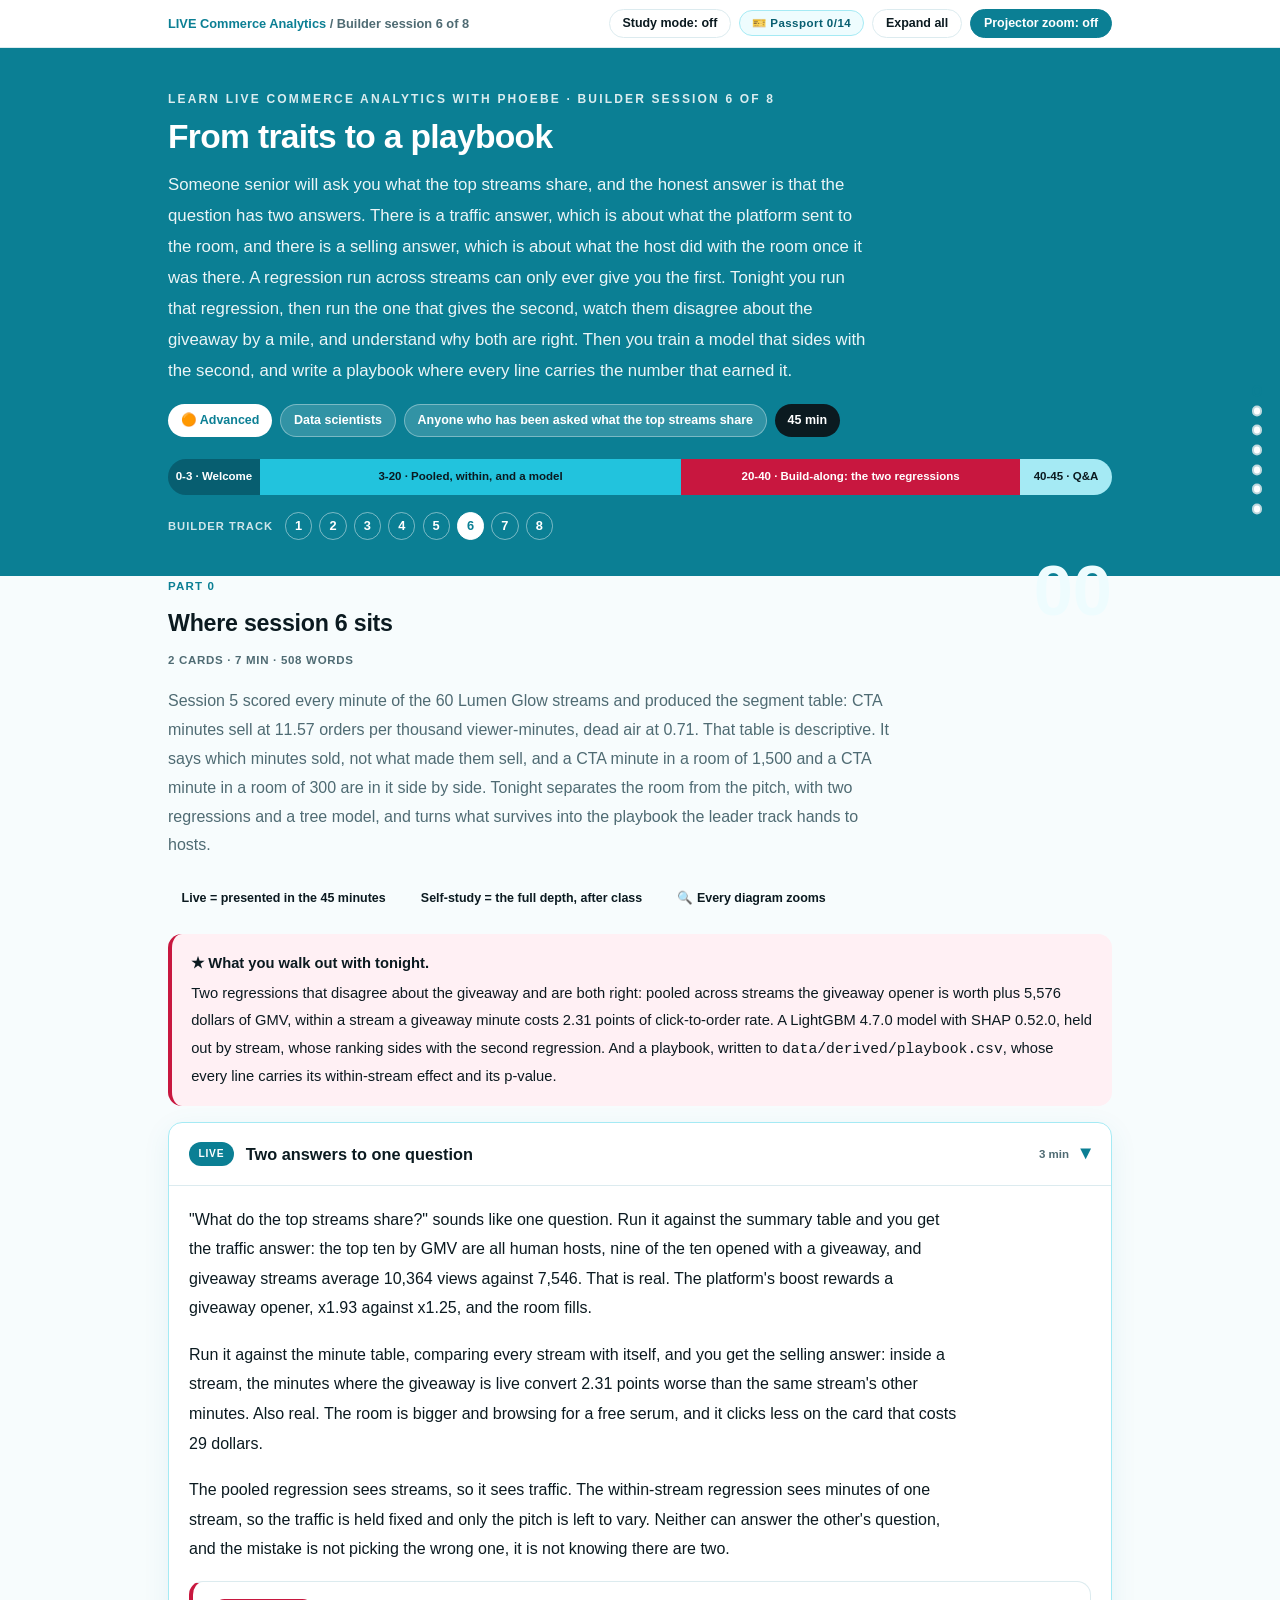
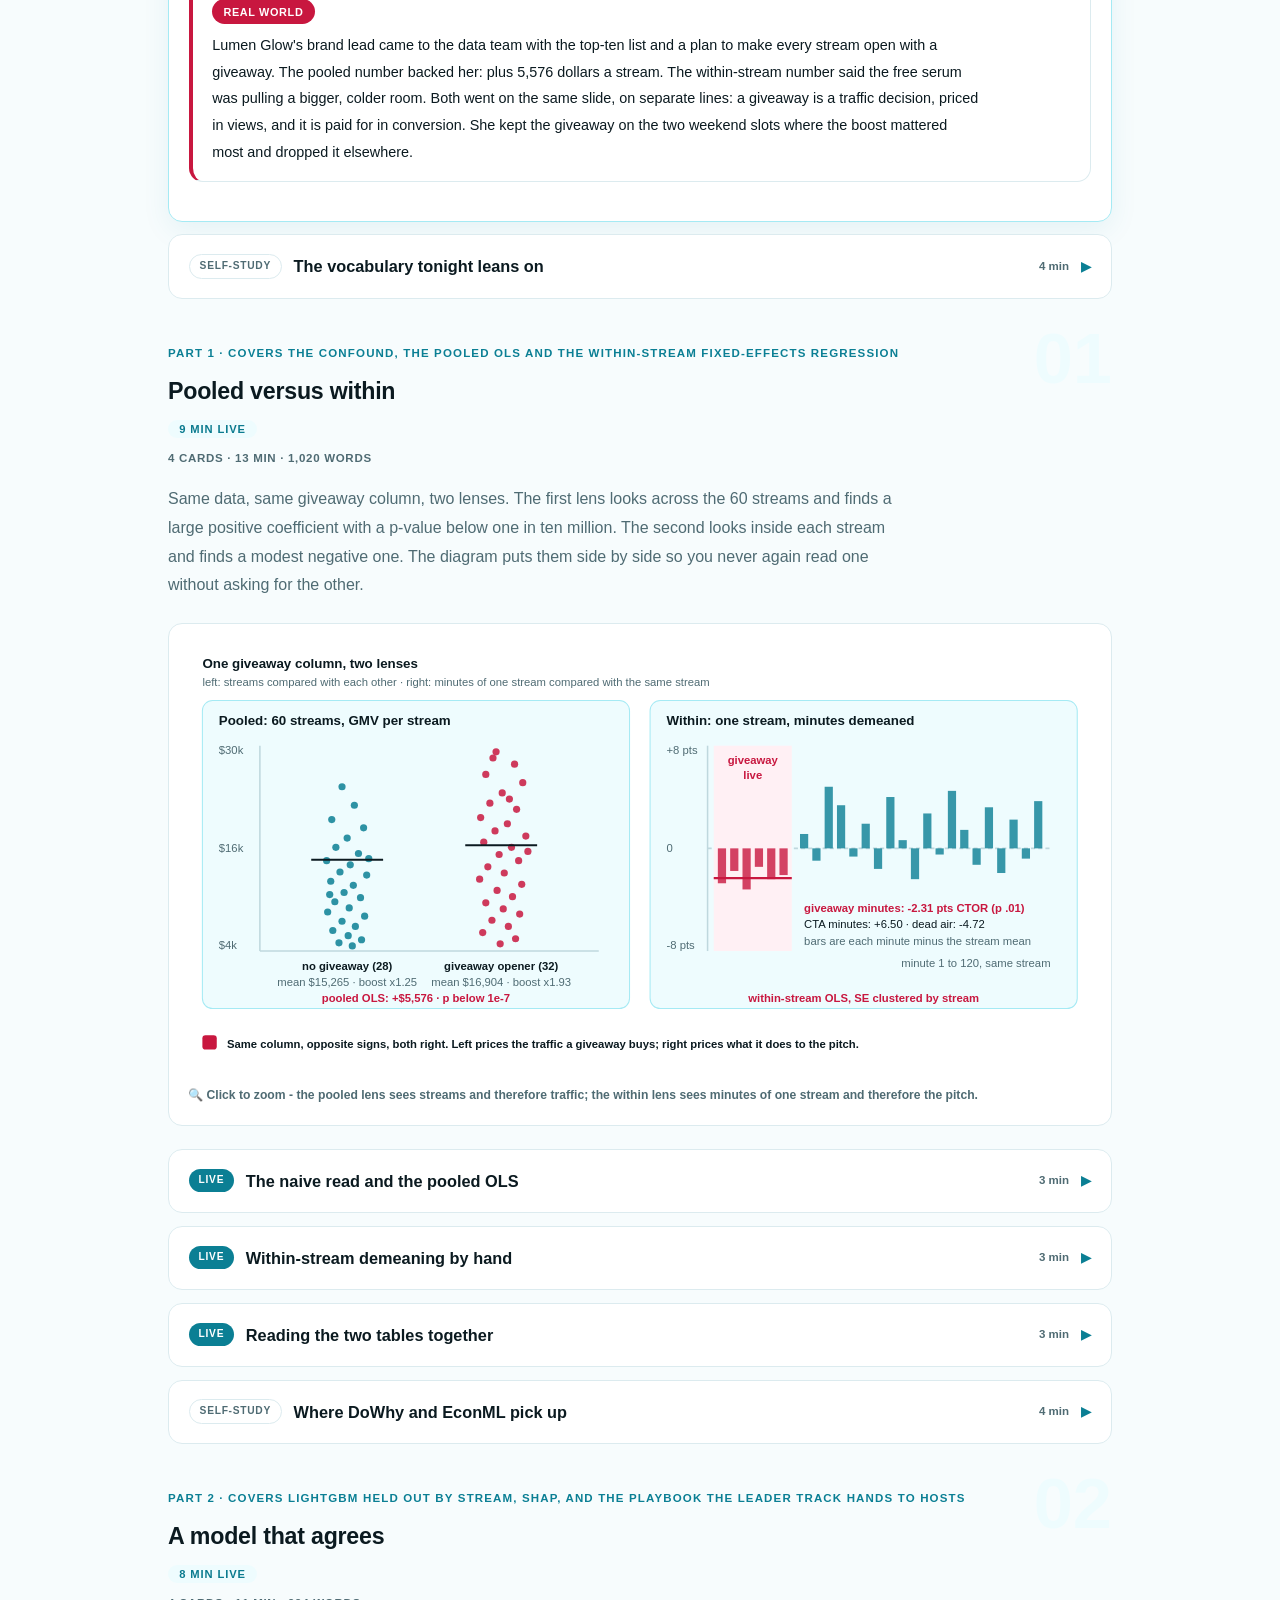
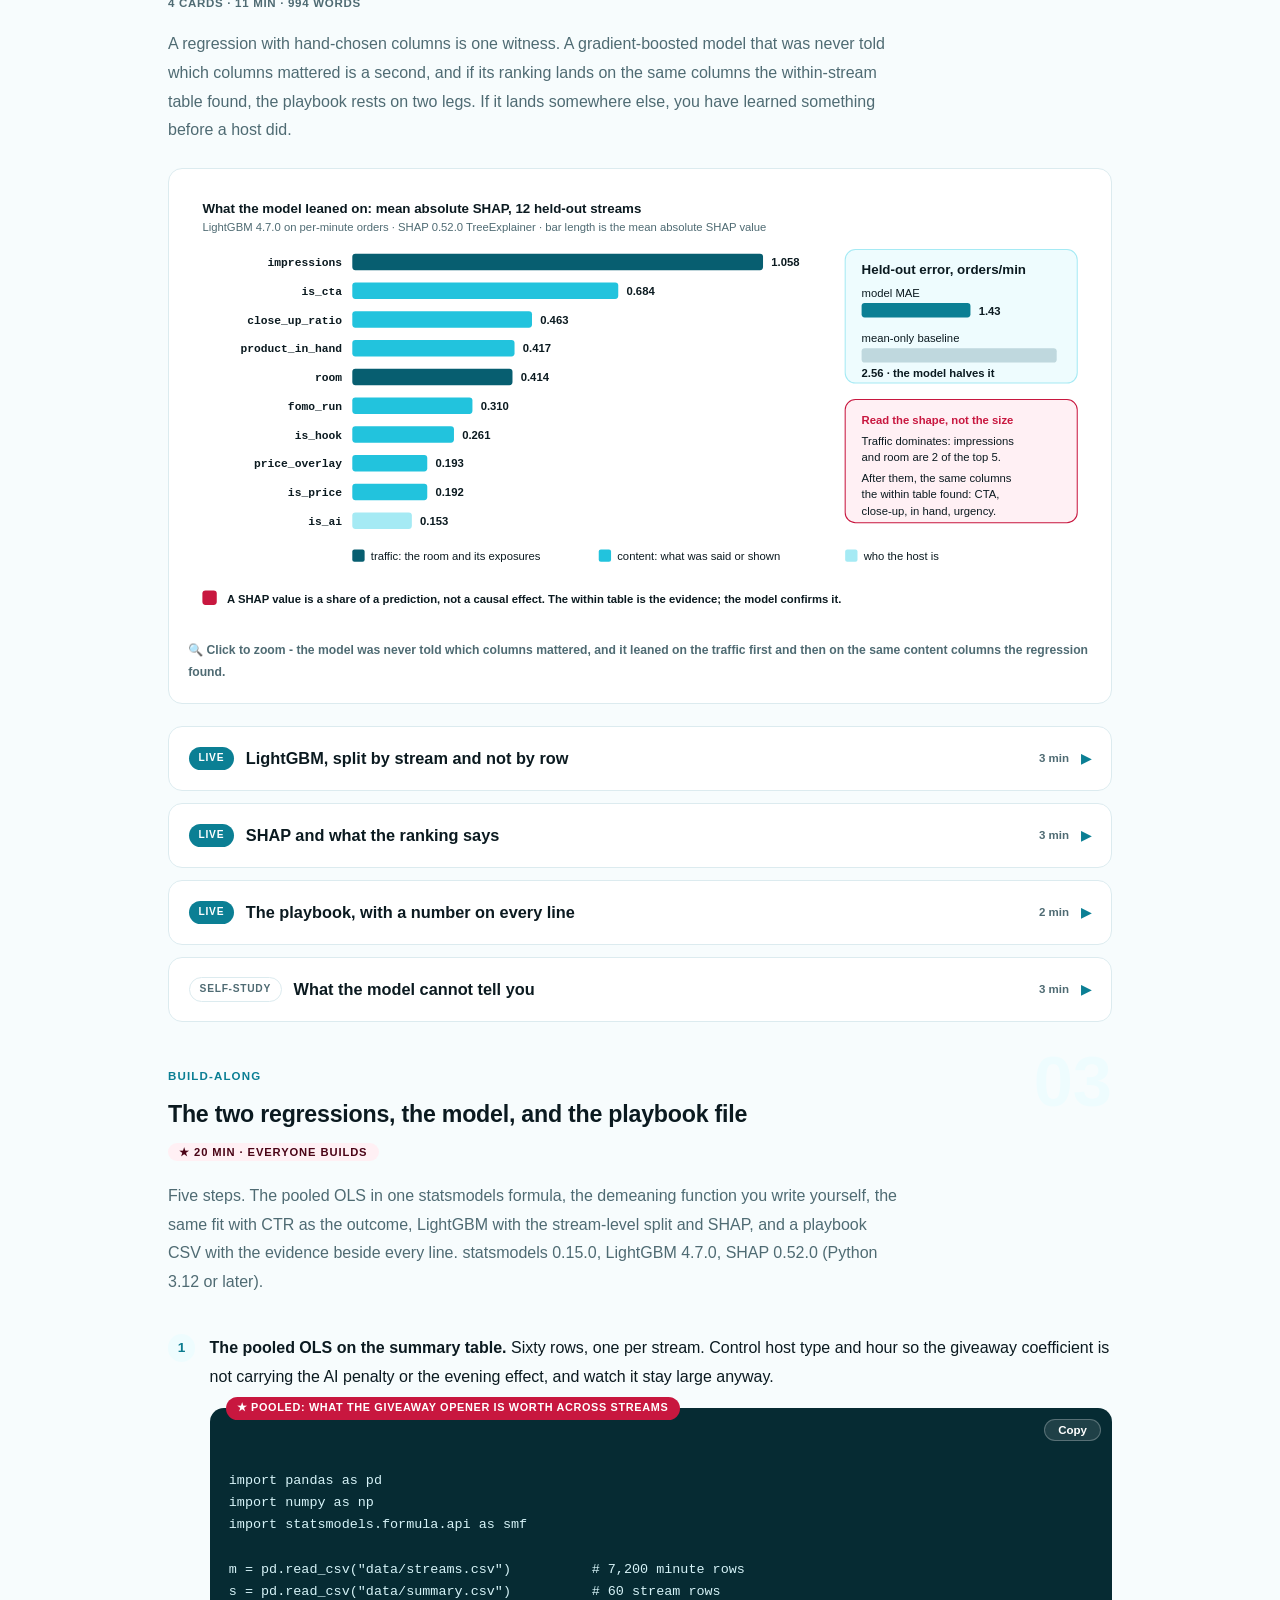
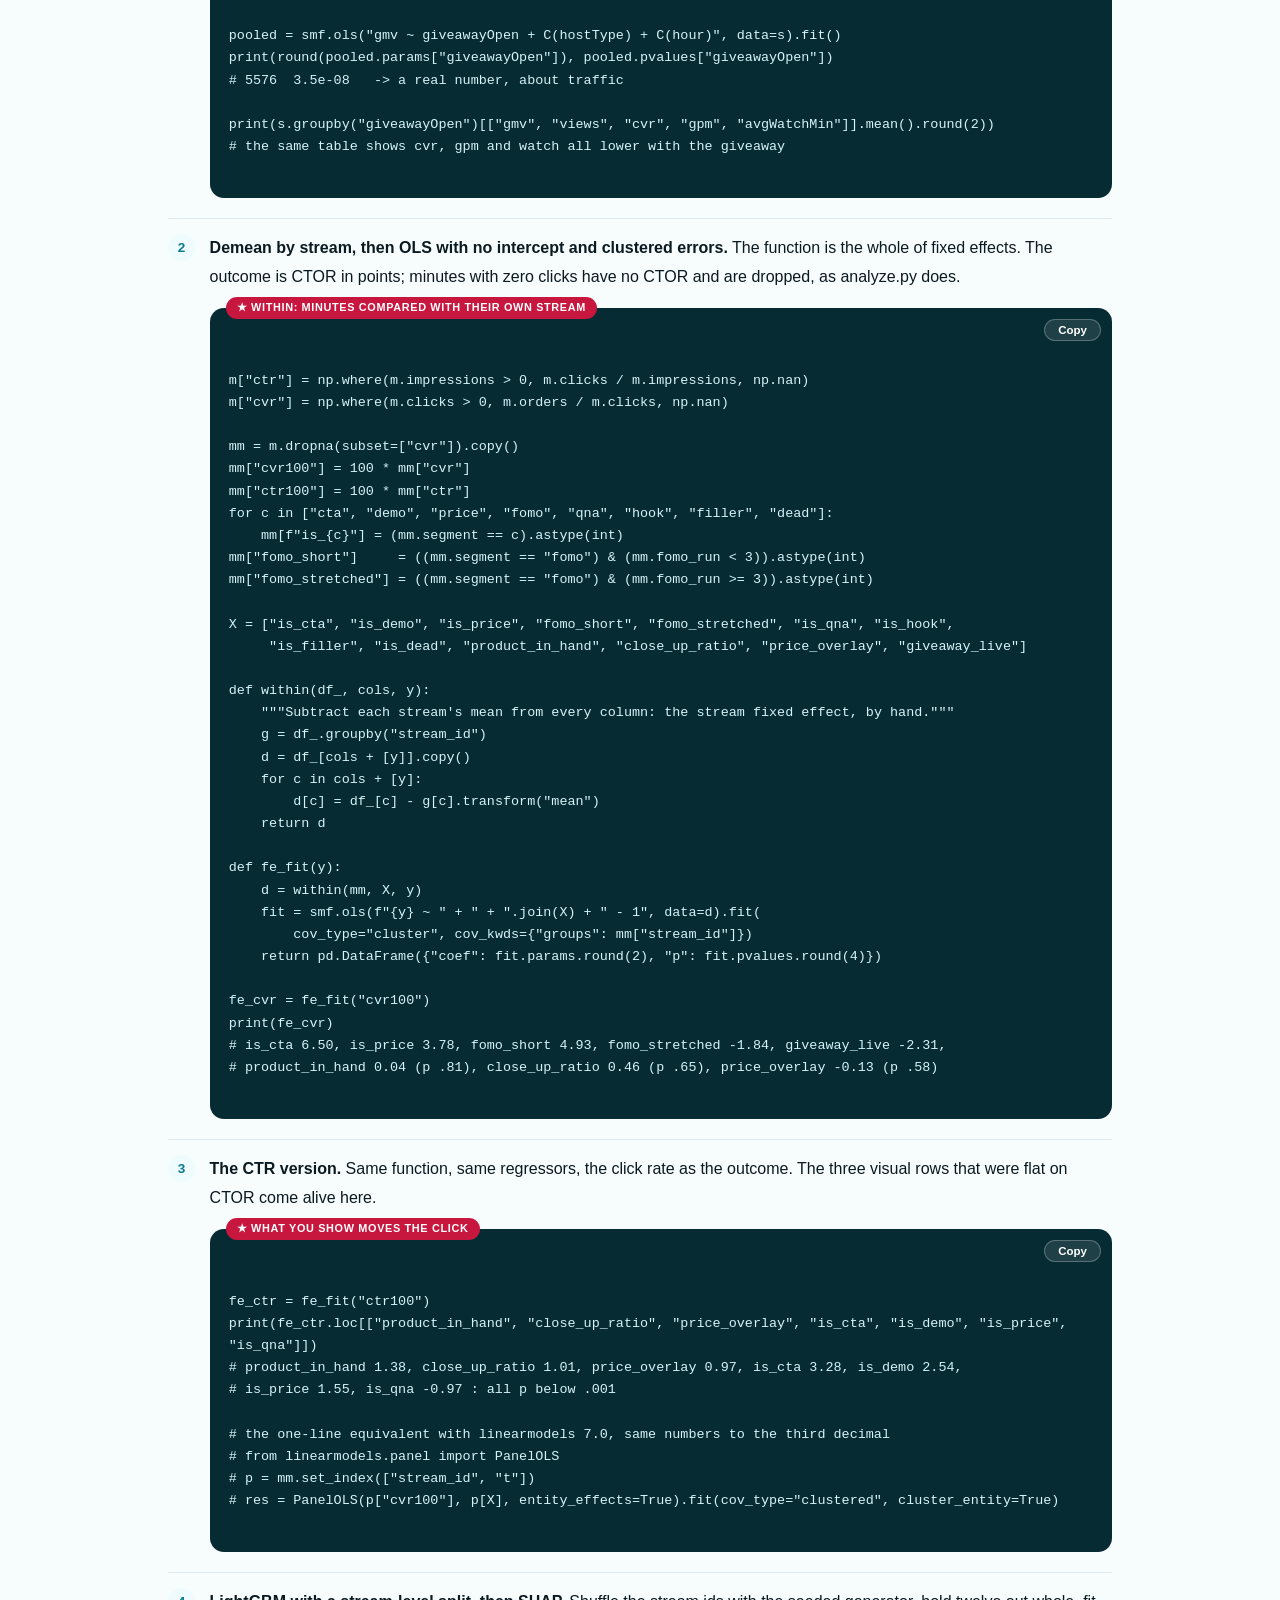
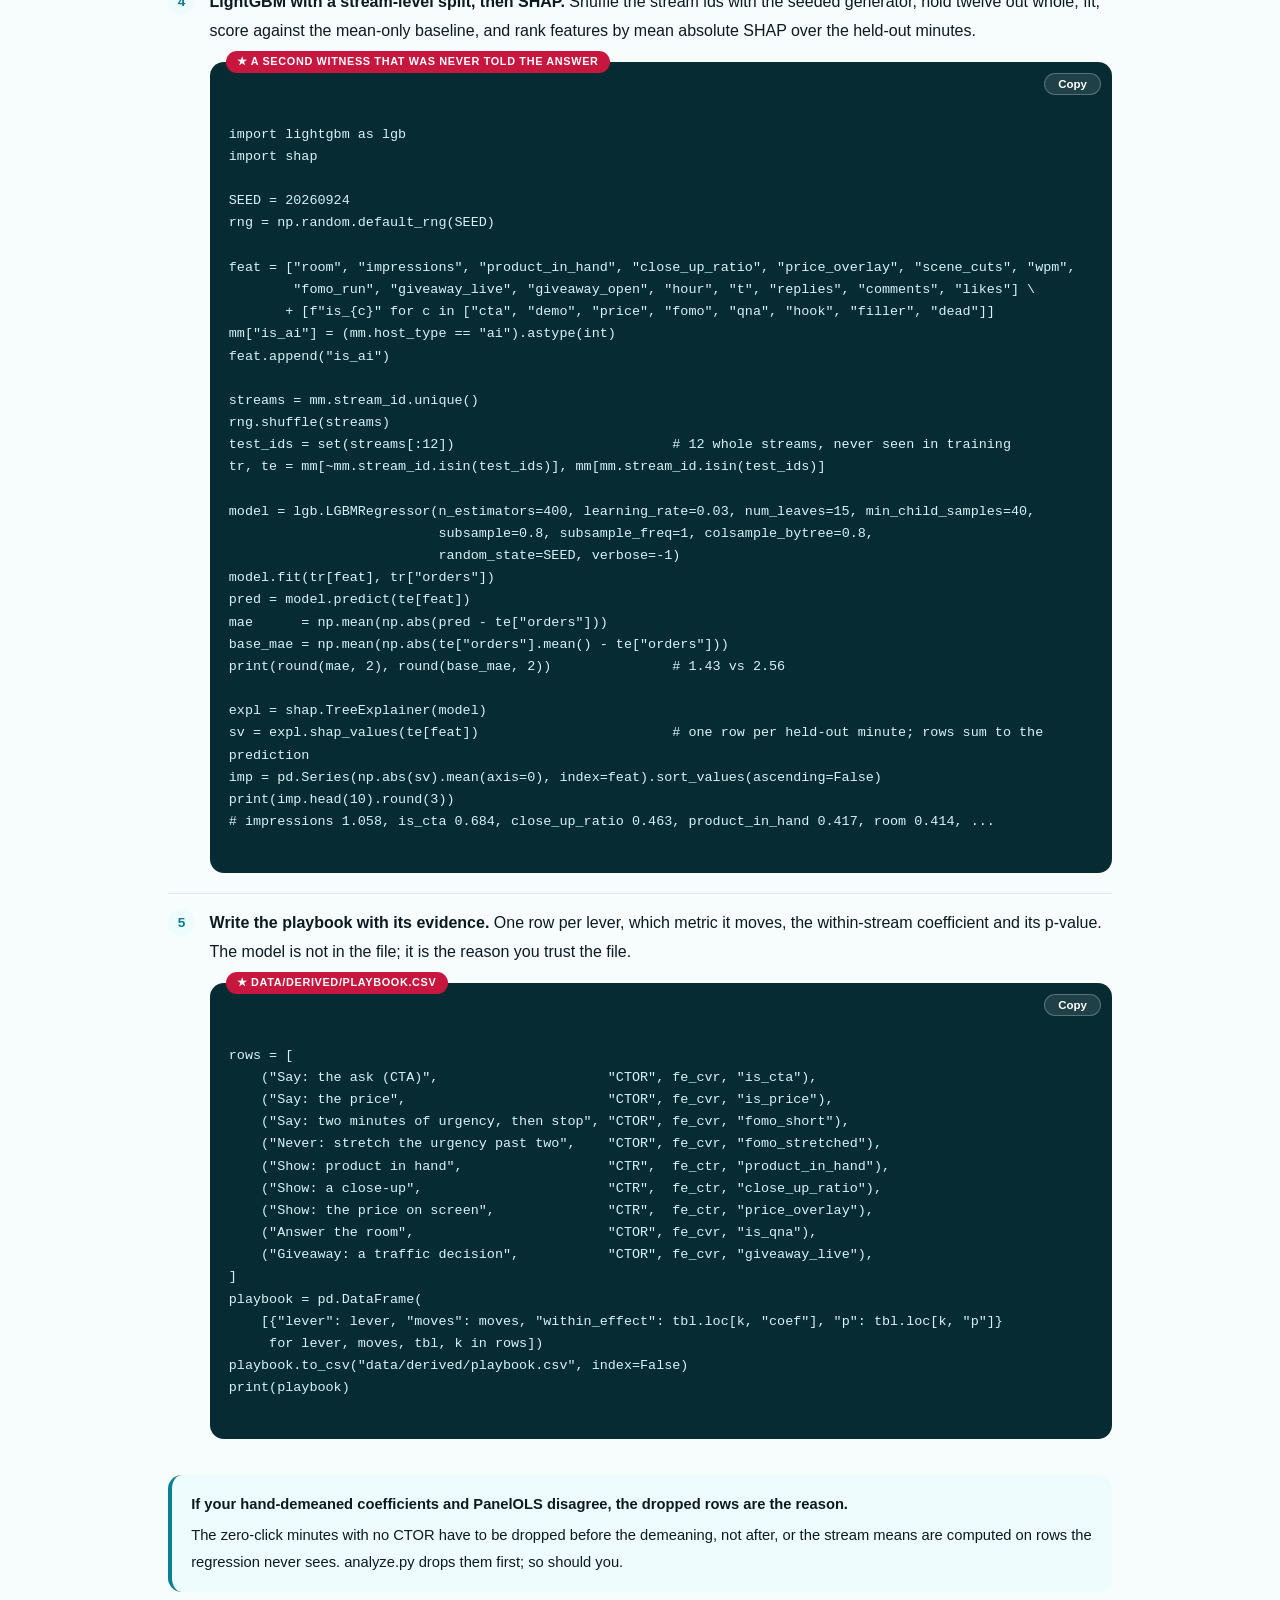
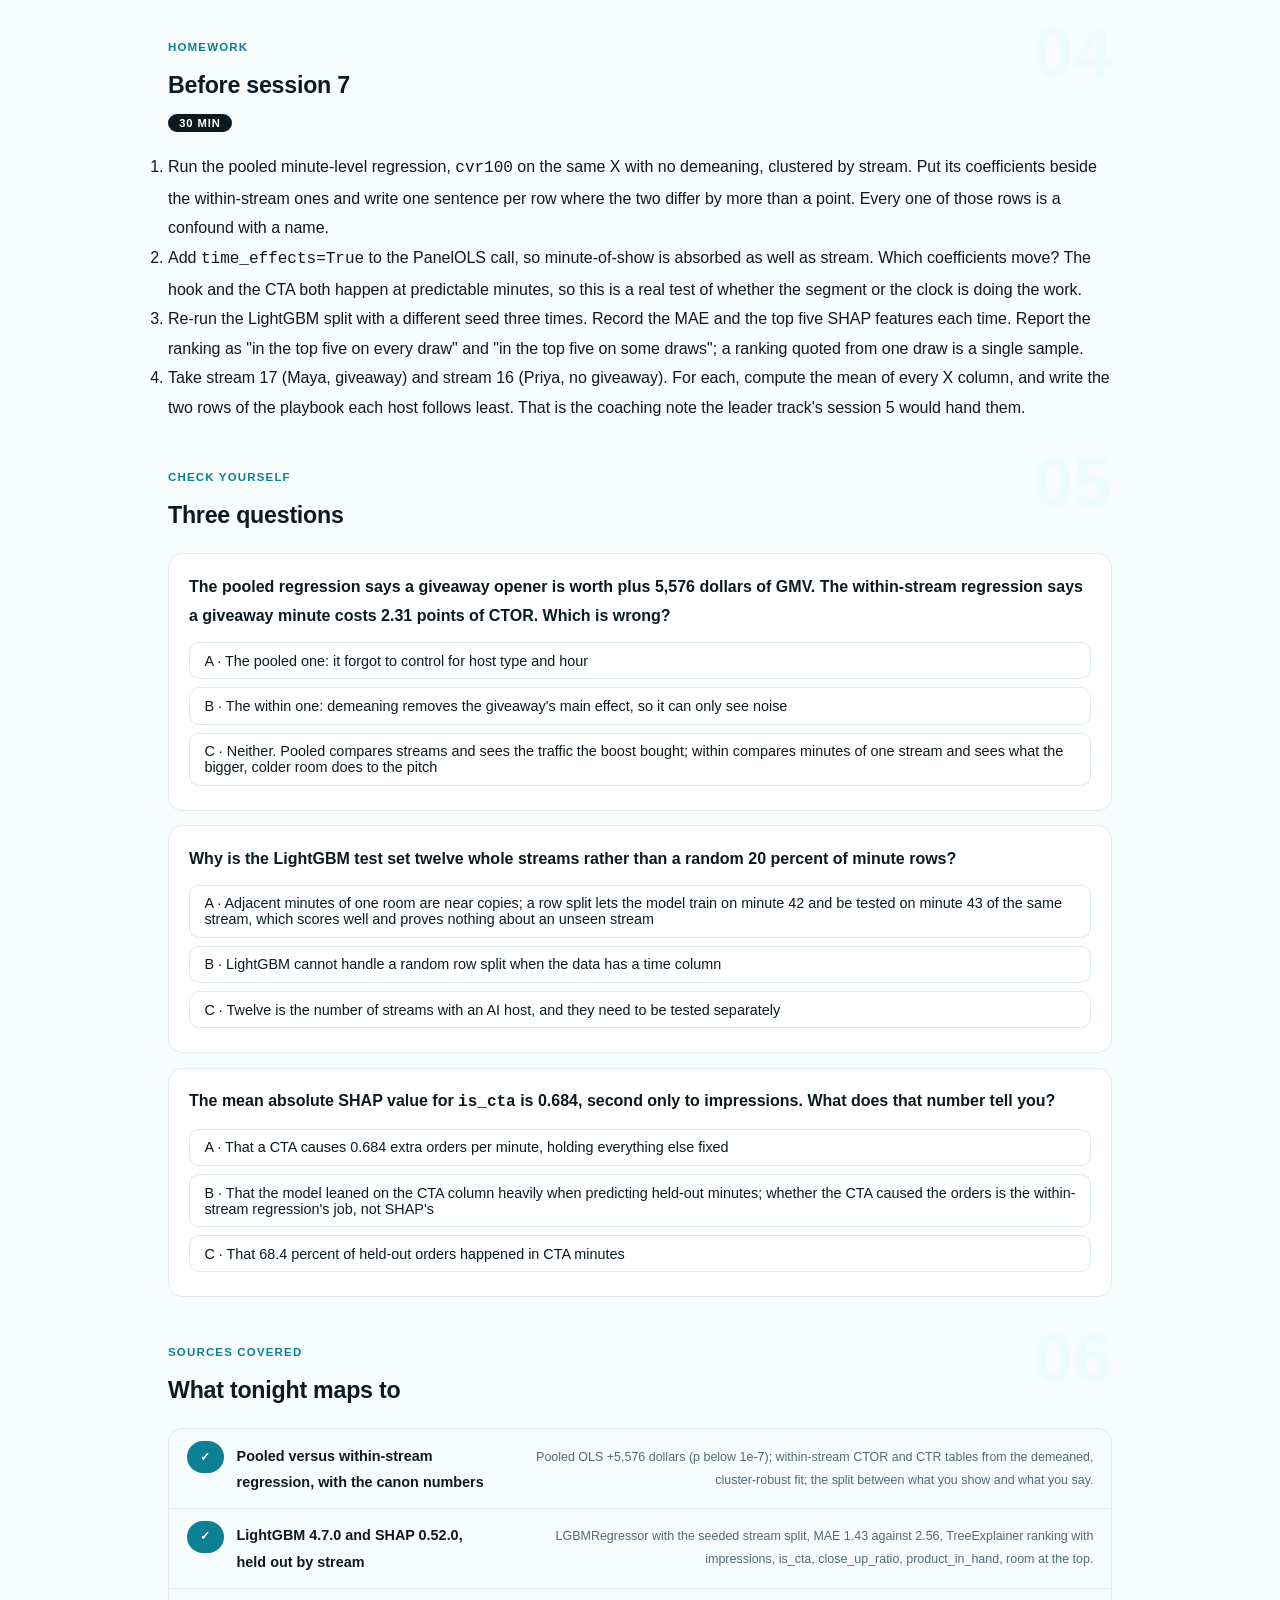
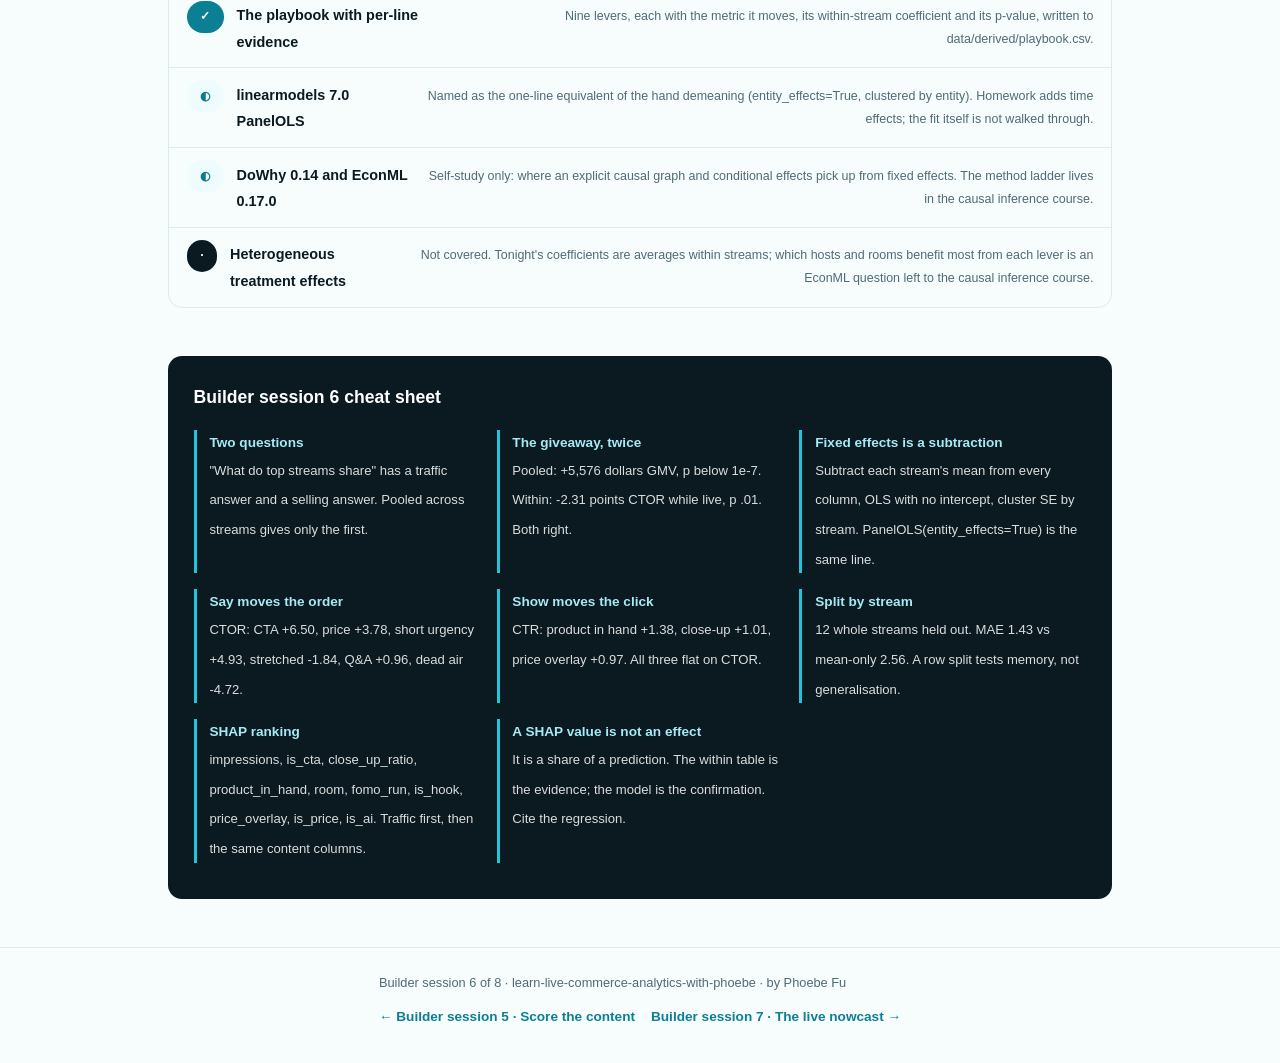
<file: courses/b6-traits-to-playbook.html>
<!DOCTYPE html>
<html lang="en">
<head>
<meta charset="UTF-8">
<meta name="viewport" content="width=device-width, initial-scale=1.0">
<!-- social:start -->
<meta name="description" content="Builder session 6 of 8. Two regressions that disagree about the giveaway and are both right, a LightGBM with SHAP that sides with the second, and a playbook whose every line carries a within-stream number.">
<meta property="og:type" content="article">
<meta property="og:site_name" content="Learn with Phoebe">
<meta property="og:title" content="From traits to a playbook - learn live commerce analytics with phoebe">
<meta property="og:description" content="Builder session 6 of 8. The pooled regression prices a giveaway opener at plus 5,576 dollars. The within-stream one prices the same minutes at minus 2.3 points of conversion. Both are right, about different questions.">
<meta property="og:url" content="https://phoebefu6.github.io/learn-live-commerce-analytics-with-phoebe/courses/b6-traits-to-playbook.html">
<meta property="og:image" content="https://phoebefu6.github.io/learn-live-commerce-analytics-with-phoebe/assets/og-cover.png">
<meta property="og:image:width" content="1200">
<meta property="og:image:height" content="630">
<meta name="twitter:card" content="summary_large_image">
<meta name="twitter:title" content="From traits to a playbook - learn live commerce analytics with phoebe">
<meta name="twitter:description" content="Pooled versus within-stream regression on 7,200 minutes, LightGBM 4.7.0 with SHAP 0.52.0 held out by stream, and a playbook with a number on every line.">
<meta name="twitter:image" content="https://phoebefu6.github.io/learn-live-commerce-analytics-with-phoebe/assets/og-cover.png">
<!-- social:end -->
<title>Builder session 6 · From traits to a playbook - learn live commerce analytics with phoebe</title>
<link rel="stylesheet" href="../assets/style.css?v=7">
</head>
<body>

<div class="toolbar">
  <div class="wrap">
    <span class="crumb"><a href="../index.html">LIVE Commerce Analytics</a> / Builder session 6 of 8</span>
    <button class="btn" id="toggle-all" type="button">Expand all</button>
    <button class="btn primary" id="zoom-toggle" type="button">Projector zoom: off</button>
  </div>
</div>

<header class="masthead">
  <div class="wrap">
    <div class="eyebrow">Learn LIVE Commerce Analytics with Phoebe · Builder session 6 of 8</div>
    <h1>From traits <span class="accent">to a playbook</span></h1>
    <p class="sub">Someone senior will ask you what the top streams share, and the honest answer is that the question has two answers. There is a traffic answer, which is about what the platform sent to the room, and there is a selling answer, which is about what the host did with the room once it was there. A regression run across streams can only ever give you the first. Tonight you run that regression, then run the one that gives the second, watch them disagree about the giveaway by a mile, and understand why both are right. Then you train a model that sides with the second, and write a playbook where every line carries the number that earned it.</p>
    <div class="chip-row">
      <span class="chip level">🟠 Advanced</span>
      <span class="chip audience">Data scientists</span>
      <span class="chip audience">Anyone who has been asked what the top streams share</span>
      <span class="chip time">45 min</span>
    </div>
    <div class="agenda">
      <span class="a1" style="flex:1">0-3 · Welcome</span>
      <span class="a2" style="flex:5">3-20 · Pooled, within, and a model</span>
      <span class="a3" style="flex:4">20-40 · Build-along: the two regressions</span>
      <span class="a4" style="flex:1">40-45 · Q&amp;A</span>
    </div>
  </div>
</header>

<main class="wrap">

  <!-- ============ INTRO ============ -->
  <section class="section" id="intro">
    <div class="section-kicker">
      <span class="klabel">Part 0</span>
      <h2>Where session 6 sits</h2>
    </div>
    <p class="lede">Session 5 scored every minute of the 60 Lumen Glow streams and produced the segment table: CTA minutes sell at 11.57 orders per thousand viewer-minutes, dead air at 0.71. That table is descriptive. It says which minutes sold, not what made them sell, and a CTA minute in a room of 1,500 and a CTA minute in a room of 300 are in it side by side. Tonight separates the room from the pitch, with two regressions and a tree model, and turns what survives into the playbook the leader track hands to hosts.</p>

    <div class="legend">
      <span class="pill">Live = presented in the 45 minutes</span>
      <span class="pill">Self-study = the full depth, after class</span>
      <span class="pill">🔍 Every diagram zooms</span>
    </div>

    <div class="callout win">
      <p><strong>★ What you walk out with tonight.</strong> Two regressions that disagree about the giveaway and are both right: pooled across streams the giveaway opener is worth plus 5,576 dollars of GMV, within a stream a giveaway minute costs 2.31 points of click-to-order rate. A LightGBM 4.7.0 model with SHAP 0.52.0, held out by stream, whose ranking sides with the second regression. And a playbook, written to <code>data/derived/playbook.csv</code>, whose every line carries its within-stream effect and its p-value.</p>
    </div>

    <details class="card" open>
      <summary><span class="mode live">Live</span>Two answers to one question<span class="mini">3 min</span><span class="caret">▶</span></summary>
      <div class="body">
        <p>"What do the top streams share?" sounds like one question. Run it against the summary table and you get the traffic answer: the top ten by GMV are all human hosts, nine of the ten opened with a giveaway, and giveaway streams average 10,364 views against 7,546. That is real. The platform's boost rewards a giveaway opener, x1.93 against x1.25, and the room fills.</p>
        <p>Run it against the minute table, comparing every stream with itself, and you get the selling answer: inside a stream, the minutes where the giveaway is live convert 2.31 points worse than the same stream's other minutes. Also real. The room is bigger and browsing for a free serum, and it clicks less on the card that costs 29 dollars.</p>
        <p>The pooled regression sees streams, so it sees traffic. The within-stream regression sees minutes of one stream, so the traffic is held fixed and only the pitch is left to vary. Neither can answer the other's question, and the mistake is not picking the wrong one, it is not knowing there are two.</p>
        <div class="callout example">
          <span class="ex-pill">Real world</span>
          <p>Lumen Glow's brand lead came to the data team with the top-ten list and a plan to make every stream open with a giveaway. The pooled number backed her: plus 5,576 dollars a stream. The within-stream number said the free serum was pulling a bigger, colder room. Both went on the same slide, on separate lines: a giveaway is a traffic decision, priced in views, and it is paid for in conversion. She kept the giveaway on the two weekend slots where the boost mattered most and dropped it elsewhere.</p>
        </div>
      </div>
    </details>

    <details class="card">
      <summary><span class="mode self">Self-study</span>The vocabulary tonight leans on<span class="mini">4 min</span><span class="caret">▶</span></summary>
      <div class="body">
        <ul>
          <li><strong>Pooled regression</strong> - one OLS over all rows as if they were exchangeable. Across streams it compares stream A to stream B; across minutes it compares minute 43 of stream A to minute 12 of stream B.</li>
          <li><strong>Fixed effects</strong> - a separate intercept per stream, so each stream is compared only with itself. Everything constant inside a stream (host, hour, weekday, the traffic draw, the giveaway opener) is absorbed and cannot confound.</li>
          <li><strong>Demeaning</strong> - the arithmetic that implements fixed effects: subtract each stream's mean from every column, then run OLS without an intercept. The stream dummies never have to be built.</li>
          <li><strong>Clustered standard errors</strong> - minutes of one stream are not independent draws; they share a room, a host, a mood. Clustering by stream tells the standard error to expect that, so the p-values are honest about 60 streams rather than pretending to 7,200 free observations.</li>
          <li><strong>Confound</strong> - a variable that moves both the treatment and the outcome. Here, the platform's boost moves both "giveaway" and "GMV", which is why the pooled coefficient is a traffic number wearing a giveaway costume.</li>
          <li><strong>SHAP</strong> - a per-row, per-feature share of a model's prediction, summing to the prediction. Mean absolute SHAP over rows is a feature ranking.</li>
          <li><strong>Held-out stream</strong> - a stream the model never trained on. Holding out rows instead lets the model see minute 42 and be asked about minute 43 of the same stream, which is not a test.</li>
        </ul>
      </div>
    </details>
  </section>

  <!-- ============ PART 1 ============ -->
  <section class="section" id="part-1">
    <div class="section-kicker">
      <span class="klabel">Part 1 · covers the confound, the pooled OLS and the within-stream fixed-effects regression</span>
      <h2>Pooled versus within</h2>
      <span class="tag concept">9 min live</span>
    </div>
    <p class="lede">Same data, same giveaway column, two lenses. The first lens looks across the 60 streams and finds a large positive coefficient with a p-value below one in ten million. The second looks inside each stream and finds a modest negative one. The diagram puts them side by side so you never again read one without asking for the other.</p>

    <figure class="zoomable">
      <svg viewBox="0 0 880 420" xmlns="http://www.w3.org/2000/svg" role="img" aria-label="Two panels. Left, pooled across 60 streams: GMV per stream for the 28 streams without a giveaway opener, mean 15,265 dollars, beside the 32 with one, mean 16,904 dollars, with the boost x1.25 versus x1.93 on the traffic axis; the pooled OLS coefficient is plus 5,576 dollars, p below 1e-7. Right, within one stream: minutes demeaned by the stream mean, with giveaway-live minutes converting 2.31 points of CTOR below the stream's other minutes.">
        <style>
          .b6aHd { font: 800 13px Inter, sans-serif; fill: #0B1A20; }
          .b6aT { font: 800 12px Inter, sans-serif; fill: #fff; }
          .b6aB { font: 400 11px Inter, sans-serif; fill: #0B1A20; }
          .b6aM { font: 400 11px Inter, sans-serif; fill: #4F6B73; }
          .b6aR { font: 700 11px Inter, sans-serif; fill: #C8173F; }
          .b6aN { font: 700 11px Inter, sans-serif; fill: #0B1A20; }
          .b6aD { fill: #0B7F94; opacity: .85; }
          .b6aG { fill: #C8173F; opacity: .85; }
        </style>
        <defs>
          <marker id="b6aAr" viewBox="0 0 10 10" refX="9" refY="5" markerWidth="7" markerHeight="7" orient="auto">
            <path d="M0,0 L10,5 L0,10 z" fill="#BFD8DE"></path>
          </marker>
        </defs>

        <text class="b6aHd" x="14" y="24">One giveaway column, two lenses</text>
        <text class="b6aM" x="14" y="42">left: streams compared with each other · right: minutes of one stream compared with the same stream</text>

        <!-- left panel: pooled -->
        <rect x="14" y="56" width="416" height="300" rx="10" fill="#EEFCFE" stroke="#A5EAF4"></rect>
        <text class="b6aHd" x="30" y="80">Pooled: 60 streams, GMV per stream</text>

        <line x1="70" y1="100" x2="70" y2="300" stroke="#BFD8DE" stroke-width="1.5"></line>
        <line x1="70" y1="300" x2="400" y2="300" stroke="#BFD8DE" stroke-width="1.5"></line>
        <text class="b6aM" x="30" y="108">$30k</text>
        <text class="b6aM" x="30" y="204">$16k</text>
        <text class="b6aM" x="30" y="298">$4k</text>

        <!-- no giveaway column, 28 dots -->
        <circle class="b6aD" cx="150" cy="140" r="3.5"></circle> <circle class="b6aD" cx="162" cy="158" r="3.5"></circle> <circle class="b6aD" cx="140" cy="172" r="3.5"></circle> <circle class="b6aD" cx="171" cy="180" r="3.5"></circle>
        <circle class="b6aD" cx="155" cy="190" r="3.5"></circle> <circle class="b6aD" cx="144" cy="199" r="3.5"></circle> <circle class="b6aD" cx="166" cy="205" r="3.5"></circle> <circle class="b6aD" cx="135" cy="212" r="3.5"></circle>
        <circle class="b6aD" cx="158" cy="216" r="3.5"></circle> <circle class="b6aD" cx="148" cy="223" r="3.5"></circle> <circle class="b6aD" cx="174" cy="226" r="3.5"></circle> <circle class="b6aD" cx="139" cy="232" r="3.5"></circle>
        <circle class="b6aD" cx="161" cy="236" r="3.5"></circle> <circle class="b6aD" cx="152" cy="243" r="3.5"></circle> <circle class="b6aD" cx="168" cy="248" r="3.5"></circle> <circle class="b6aD" cx="143" cy="252" r="3.5"></circle>
        <circle class="b6aD" cx="157" cy="258" r="3.5"></circle> <circle class="b6aD" cx="136" cy="262" r="3.5"></circle> <circle class="b6aD" cx="172" cy="266" r="3.5"></circle> <circle class="b6aD" cx="150" cy="271" r="3.5"></circle>
        <circle class="b6aD" cx="163" cy="276" r="3.5"></circle> <circle class="b6aD" cx="141" cy="280" r="3.5"></circle> <circle class="b6aD" cx="156" cy="285" r="3.5"></circle> <circle class="b6aD" cx="169" cy="289" r="3.5"></circle>
        <circle class="b6aD" cx="147" cy="292" r="3.5"></circle> <circle class="b6aD" cx="160" cy="295" r="3.5"></circle> <circle class="b6aD" cx="138" cy="245" r="3.5"></circle> <circle class="b6aD" cx="176" cy="210" r="3.5"></circle>
        <line x1="120" y1="211" x2="190" y2="211" stroke="#0B1A20" stroke-width="2"></line>
        <text class="b6aN" x="155" y="318" text-anchor="middle">no giveaway (28)</text>
        <text class="b6aM" x="155" y="334" text-anchor="middle">mean $15,265 · boost x1.25</text>

        <!-- giveaway column, 32 dots -->
        <circle class="b6aG" cx="300" cy="106" r="3.5"></circle> <circle class="b6aG" cx="318" cy="118" r="3.5"></circle> <circle class="b6aG" cx="290" cy="128" r="3.5"></circle> <circle class="b6aG" cx="326" cy="136" r="3.5"></circle>
        <circle class="b6aG" cx="306" cy="146" r="3.5"></circle> <circle class="b6aG" cx="294" cy="156" r="3.5"></circle> <circle class="b6aG" cx="320" cy="162" r="3.5"></circle> <circle class="b6aG" cx="285" cy="170" r="3.5"></circle>
        <circle class="b6aG" cx="311" cy="176" r="3.5"></circle> <circle class="b6aG" cx="299" cy="183" r="3.5"></circle> <circle class="b6aG" cx="329" cy="188" r="3.5"></circle> <circle class="b6aG" cx="288" cy="194" r="3.5"></circle>
        <circle class="b6aG" cx="315" cy="199" r="3.5"></circle> <circle class="b6aG" cx="303" cy="206" r="3.5"></circle> <circle class="b6aG" cx="322" cy="212" r="3.5"></circle> <circle class="b6aG" cx="292" cy="218" r="3.5"></circle>
        <circle class="b6aG" cx="308" cy="224" r="3.5"></circle> <circle class="b6aG" cx="284" cy="230" r="3.5"></circle> <circle class="b6aG" cx="325" cy="235" r="3.5"></circle> <circle class="b6aG" cx="301" cy="241" r="3.5"></circle>
        <circle class="b6aG" cx="316" cy="247" r="3.5"></circle> <circle class="b6aG" cx="290" cy="253" r="3.5"></circle> <circle class="b6aG" cx="307" cy="259" r="3.5"></circle> <circle class="b6aG" cx="323" cy="264" r="3.5"></circle>
        <circle class="b6aG" cx="296" cy="270" r="3.5"></circle> <circle class="b6aG" cx="312" cy="276" r="3.5"></circle> <circle class="b6aG" cx="287" cy="282" r="3.5"></circle> <circle class="b6aG" cx="319" cy="288" r="3.5"></circle>
        <circle class="b6aG" cx="304" cy="293" r="3.5"></circle> <circle class="b6aG" cx="297" cy="112" r="3.5"></circle> <circle class="b6aG" cx="313" cy="152" r="3.5"></circle> <circle class="b6aG" cx="331" cy="203" r="3.5"></circle>
        <line x1="270" y1="197" x2="340" y2="197" stroke="#0B1A20" stroke-width="2"></line>
        <text class="b6aN" x="305" y="318" text-anchor="middle">giveaway opener (32)</text>
        <text class="b6aM" x="305" y="334" text-anchor="middle">mean $16,904 · boost x1.93</text>

        <text class="b6aR" x="222" y="350" text-anchor="middle">pooled OLS: +$5,576 · p below 1e-7</text>

        <!-- right panel: within -->
        <rect x="450" y="56" width="416" height="300" rx="10" fill="#EEFCFE" stroke="#A5EAF4"></rect>
        <text class="b6aHd" x="466" y="80">Within: one stream, minutes demeaned</text>

        <line x1="506" y1="100" x2="506" y2="300" stroke="#BFD8DE" stroke-width="1.5"></line>
        <line x1="506" y1="200" x2="840" y2="200" stroke="#BFD8DE" stroke-width="1.5" stroke-dasharray="4 3"></line>
        <text class="b6aM" x="466" y="108">+8 pts</text>
        <text class="b6aM" x="466" y="204">0</text>
        <text class="b6aM" x="466" y="298">-8 pts</text>
        <text class="b6aM" x="840" y="316" text-anchor="end">minute 1 to 120, same stream</text>

        <!-- giveaway live window -->
        <rect x="512" y="100" width="76" height="200" fill="#FFF0F4"></rect>
        <text class="b6aR" x="550" y="118" text-anchor="middle">giveaway</text>
        <text class="b6aR" x="550" y="132" text-anchor="middle">live</text>

        <!-- CTOR deviation bars per minute (schematic) -->
        <rect x="516" y="200" width="8" height="34" fill="#C8173F" opacity=".8"></rect> <rect x="528" y="200" width="8" height="22" fill="#C8173F" opacity=".8"></rect> <rect x="540" y="200" width="8" height="40" fill="#C8173F" opacity=".8"></rect> <rect x="552" y="200" width="8" height="18" fill="#C8173F" opacity=".8"></rect>
        <rect x="564" y="200" width="8" height="30" fill="#C8173F" opacity=".8"></rect> <rect x="576" y="200" width="8" height="26" fill="#C8173F" opacity=".8"></rect> <rect x="596" y="186" width="8" height="14" fill="#0B7F94" opacity=".8"></rect> <rect x="608" y="200" width="8" height="12" fill="#0B7F94" opacity=".8"></rect>
        <rect x="620" y="140" width="8" height="60" fill="#0B7F94" opacity=".8"></rect> <rect x="632" y="158" width="8" height="42" fill="#0B7F94" opacity=".8"></rect> <rect x="644" y="200" width="8" height="8" fill="#0B7F94" opacity=".8"></rect> <rect x="656" y="176" width="8" height="24" fill="#0B7F94" opacity=".8"></rect>
        <rect x="668" y="200" width="8" height="20" fill="#0B7F94" opacity=".8"></rect> <rect x="680" y="150" width="8" height="50" fill="#0B7F94" opacity=".8"></rect> <rect x="692" y="192" width="8" height="8" fill="#0B7F94" opacity=".8"></rect> <rect x="704" y="200" width="8" height="30" fill="#0B7F94" opacity=".8"></rect>
        <rect x="716" y="166" width="8" height="34" fill="#0B7F94" opacity=".8"></rect> <rect x="728" y="200" width="8" height="6" fill="#0B7F94" opacity=".8"></rect> <rect x="740" y="144" width="8" height="56" fill="#0B7F94" opacity=".8"></rect> <rect x="752" y="182" width="8" height="18" fill="#0B7F94" opacity=".8"></rect>
        <rect x="764" y="200" width="8" height="16" fill="#0B7F94" opacity=".8"></rect> <rect x="776" y="160" width="8" height="40" fill="#0B7F94" opacity=".8"></rect> <rect x="788" y="200" width="8" height="24" fill="#0B7F94" opacity=".8"></rect> <rect x="800" y="172" width="8" height="28" fill="#0B7F94" opacity=".8"></rect>
        <rect x="812" y="200" width="8" height="10" fill="#0B7F94" opacity=".8"></rect> <rect x="824" y="154" width="8" height="46" fill="#0B7F94" opacity=".8"></rect>

        <line x1="512" y1="229" x2="588" y2="229" stroke="#C8173F" stroke-width="2"></line>
        <text class="b6aR" x="600" y="262">giveaway minutes: -2.31 pts CTOR (p .01)</text>
        <text class="b6aB" x="600" y="278">CTA minutes: +6.50 · dead air: -4.72</text>
        <text class="b6aM" x="600" y="294">bars are each minute minus the stream mean</text>

        <text class="b6aR" x="658" y="350" text-anchor="middle">within-stream OLS, SE clustered by stream</text>

        <rect x="14" y="382" width="14" height="14" rx="3" fill="#C8173F"></rect>
        <text class="b6aN" x="38" y="394">Same column, opposite signs, both right. Left prices the traffic a giveaway buys; right prices what it does to the pitch.</text>
      </svg>
      <figcaption>🔍 Click to zoom - the pooled lens sees streams and therefore traffic; the within lens sees minutes of one stream and therefore the pitch.</figcaption>
    </figure>

    <details class="card">
      <summary><span class="mode live">Live</span>The naive read and the pooled OLS<span class="mini">3 min</span><span class="caret">▶</span></summary>
      <div class="body">
        <p>Start where everyone starts, with the summary table sorted by GMV. Nine of the top ten opened with a giveaway, against 32 of 60 overall. Giveaway streams average 16,904 dollars of GMV against 15,265, and 10,364 views against 7,546. The eye says "giveaway wins", and a regression that treats streams as the unit says the same thing with a p-value attached.</p>
        <p>The pooled model is <code>gmv ~ giveawayOpen + C(hostType) + C(hour)</code> on the 60-row summary. Controlling host type and hour is the responsible-looking move; it removes the AI-host penalty and the evening effect. The giveaway coefficient survives it: plus 5,576 dollars, p below 1e-7. That is not a fluke and it is not wrong. It is the platform's boost, x1.93 against x1.25, showing up as GMV, because GMV is traffic times selling and the giveaway bought traffic.</p>
        <p>Look at the same summary table's other columns and the seam is already visible. Giveaway streams have a lower CTOR, 11.16 against 13.10, a lower GPM, 1,547 against 1,983, and a shorter watch, 8.67 against 9.38 minutes. More people, converting less. The pooled GMV regression cannot see that because GMV adds the two together.</p>
      </div>
    </details>

    <details class="card">
      <summary><span class="mode live">Live</span>Within-stream demeaning by hand<span class="mini">3 min</span><span class="caret">▶</span></summary>
      <div class="body">
        <p>Fixed effects sounds like a technique; it is a subtraction. For every column in the model, subtract that stream's mean from every one of its minutes. Then run OLS on the demeaned columns with no intercept. Whatever was constant within a stream is now zero everywhere, so the host, the hour, the weekday, the traffic draw and the giveaway opener all vanish from the comparison. What is left is minute 43 against minute 12 of the same stream. Standard errors are clustered by stream, because 120 minutes of one room are not 120 independent draws.</p>
        <p>The outcome is CTOR in points, orders over clicks, and the regressors are the segment indicators, the three visual columns, and whether the giveaway is live in that minute.</p>
        <table class="clean">
          <thead>
            <tr><th>Regressor</th><th>CTOR, points</th><th>p</th><th>Read</th></tr>
          </thead>
          <tbody>
            <tr><td>CTA minute</td><td>+6.50</td><td>below .001</td><td>The ask moves the order</td></tr>
            <tr><td>Price minute</td><td>+3.78</td><td>below .001</td><td>Saying the number sells</td></tr>
            <tr><td>Short urgency (run 1-2)</td><td>+4.93</td><td>below .001</td><td>Two minutes of scarcity work</td></tr>
            <tr><td>Stretched urgency (run 3+)</td><td>-1.84</td><td>.0001</td><td>Minute three of "last chance" costs</td></tr>
            <tr><td>Q&amp;A minute</td><td>+0.96</td><td>.012</td><td>Small, positive, real</td></tr>
            <tr><td>Hook minute</td><td>-3.18</td><td>below .001</td><td>Openers do not sell; they are not meant to</td></tr>
            <tr><td>Filler minute</td><td>-2.64</td><td>below .001</td><td>Nothing to buy into</td></tr>
            <tr><td>Dead air</td><td>-4.72</td><td>.0013</td><td>The worst minute you can have</td></tr>
            <tr><td>Giveaway live</td><td>-2.31</td><td>.010</td><td>A bigger, colder room</td></tr>
            <tr><td>Product in hand</td><td>+0.04</td><td>.81</td><td>No effect on the order</td></tr>
            <tr><td>Close-up ratio</td><td>+0.46</td><td>.65</td><td>No effect on the order</td></tr>
            <tr><td>Price overlay</td><td>-0.13</td><td>.58</td><td>No effect on the order</td></tr>
          </tbody>
        </table>
        <p>Three rows say nothing, and that is the finding of the night, not a disappointment. Product in hand, close-up ratio and a price on screen do not move CTOR. Run the identical regression with CTR as the outcome and the same three rows come alive.</p>
        <table class="clean">
          <thead>
            <tr><th>Regressor</th><th>CTR, points</th><th>p</th></tr>
          </thead>
          <tbody>
            <tr><td>Product in hand</td><td>+1.38</td><td>below .001</td></tr>
            <tr><td>Close-up ratio</td><td>+1.01</td><td>below .001</td></tr>
            <tr><td>Price overlay</td><td>+0.97</td><td>below .001</td></tr>
            <tr><td>CTA minute</td><td>+3.28</td><td>below .001</td></tr>
            <tr><td>Demo minute</td><td>+2.54</td><td>below .001</td></tr>
            <tr><td>Price minute</td><td>+1.55</td><td>below .001</td></tr>
            <tr><td>Q&amp;A minute</td><td>-0.97</td><td>below .001</td></tr>
            <tr><td>Giveaway live</td><td>-0.05</td><td>.71</td></tr>
          </tbody>
        </table>
      </div>
    </details>

    <details class="card">
      <summary><span class="mode live">Live</span>Reading the two tables together<span class="mini">3 min</span><span class="caret">▶</span></summary>
      <div class="body">
        <p>Put the CTR table over the CTOR table and a clean split appears. <strong>What you show moves the click.</strong> Product in hand, a close-up, a price card on screen: each adds about a point of CTR and none of them touches CTOR. The viewer taps the card because they saw the thing. <strong>What you say moves the order.</strong> CTA, price, a short burst of urgency: each adds points of CTOR, and the CTA adds points of both. The viewer buys because they were asked, told the number, and given a reason to do it now.</p>
        <p>The Q&amp;A row is the one worth pausing on. It lowers CTR by a point (the host is looking at comments, not the product) and raises CTOR by a point (the person whose question got answered converts). A per-viewer read from session 5 says Q&amp;A minutes sell 3.68 orders per thousand viewer-minutes, below the mean of 5.80, so on its own it is a weak selling minute. Session 8's bench is where "answer the room every ten minutes" gets priced properly, and it comes out at plus 4.4 percent GMV with the longest watch of any single cue.</p>
        <p>You do not have to demean by hand. linearmodels 7.0 does the same arithmetic in one line: <code>PanelOLS(y, X, entity_effects=True)</code> on a MultiIndex of (stream_id, t), then <code>fit(cov_type="clustered", cluster_entity=True)</code>. Its coefficients match the hand version to the third decimal. Tonight's build-along does it by hand once, so you know exactly what the one line is doing and can explain it to the person who asks.</p>
        <div class="callout example">
          <span class="ex-pill">Real world</span>
          <p>Maya's stream 17, Wednesday 21:00 with a giveaway opener, took 29,799 dollars on 16,404 views at a CTOR of 11.58. Priya's stream 16, Monday 18:00 with no giveaway, took 11,217 dollars on 4,858 views at 14.01. Ranked by GMV, Maya's stream is the one to copy. Ranked by GPM, 1,817 against 2,309, Priya's is. The pooled regression is ranking Maya's traffic. The within regression is measuring what each host did with each minute, and by that measure the Monday stream is the better pitch.</p>
        </div>
      </div>
    </details>

    <details class="card">
      <summary><span class="mode self">Self-study</span>Where DoWhy and EconML pick up<span class="mini">4 min</span><span class="caret">▶</span></summary>
      <div class="body">
        <p>The within-stream regression answers "on average, inside a stream, what does a CTA minute do to CTOR". It does not answer "for which hosts, in which rooms, does it do the most". That is a heterogeneous-effects question, and two libraries in the panel are built for it.</p>
        <ul>
          <li><strong>DoWhy 0.14</strong> makes the causal claim explicit before estimating it: <code>CausalModel(data, treatment, outcome, graph)</code>, then <code>identify_effect()</code>, <code>estimate_effect()</code>, and a <code>refute_estimate()</code> step that adds a random common cause or a placebo treatment and checks the estimate survives. The graph is where you write down that the boost moves both the giveaway and the room, which is exactly what the pooled regression could not say.</li>
          <li><strong>EconML 0.17.0</strong> estimates conditional effects: <code>LinearDML</code> or <code>CausalForestDML</code> with the minute's context (room size, minute of show, host) as the effect modifiers. The output is a per-minute estimate of what a CTA is worth, which is what a coach needs at minute 43 and a pooled average cannot give.</li>
        </ul>
        <p>Both need the identification argument that fixed effects gave you tonight: within a stream, what varies is the pitch. The method ladder for that argument, from DAGs through backdoor adjustment to doubly robust estimators, is a course of its own: <a href="https://phoebefu6.github.io/learn-causal-inference-with-phoebe/">learn causal inference with phoebe</a>.</p>
      </div>
    </details>
  </section>

  <!-- ============ PART 2 ============ -->
  <section class="section" id="part-2">
    <div class="section-kicker">
      <span class="klabel">Part 2 · covers LightGBM held out by stream, SHAP, and the playbook the leader track hands to hosts</span>
      <h2>A model that agrees</h2>
      <span class="tag concept">8 min live</span>
    </div>
    <p class="lede">A regression with hand-chosen columns is one witness. A gradient-boosted model that was never told which columns mattered is a second, and if its ranking lands on the same columns the within-stream table found, the playbook rests on two legs. If it lands somewhere else, you have learned something before a host did.</p>

    <figure class="zoomable">
      <svg viewBox="0 0 880 430" xmlns="http://www.w3.org/2000/svg" role="img" aria-label="Horizontal bar chart of mean absolute SHAP values for a LightGBM model of per-minute orders on 12 held-out streams: impressions 1.058, is_cta 0.684, close_up_ratio 0.463, product_in_hand 0.417, room 0.414, fomo_run 0.310, is_hook 0.261, price_overlay 0.193, is_price 0.192, is_ai 0.153. Traffic features are shaded darker than content features. To the right, MAE 1.43 orders per minute against a mean-only baseline of 2.56.">
        <style>
          .b6bHd { font: 800 13px Inter, sans-serif; fill: #0B1A20; }
          .b6bT { font: 800 12px Inter, sans-serif; fill: #fff; }
          .b6bB { font: 400 11px Inter, sans-serif; fill: #0B1A20; }
          .b6bM { font: 400 11px Inter, sans-serif; fill: #4F6B73; }
          .b6bQ { font: 600 11px "SFMono-Regular", Menlo, monospace; fill: #0B1A20; }
          .b6bV { font: 700 11px Inter, sans-serif; fill: #0B1A20; }
          .b6bN { font: 700 11px Inter, sans-serif; fill: #0B1A20; }
          .b6bR { font: 700 11px Inter, sans-serif; fill: #C8173F; }
        </style>
        <text class="b6bHd" x="14" y="24">What the model leaned on: mean absolute SHAP, 12 held-out streams</text>
        <text class="b6bM" x="14" y="42">LightGBM 4.7.0 on per-minute orders · SHAP 0.52.0 TreeExplainer · bar length is the mean absolute SHAP value</text>

        <text class="b6bQ" x="150" y="76" text-anchor="end">impressions</text>
        <rect x="160" y="64" width="400" height="16" rx="3" fill="#075E70"></rect>
        <text class="b6bV" x="568" y="76">1.058</text>

        <text class="b6bQ" x="150" y="104" text-anchor="end">is_cta</text>
        <rect x="160" y="92" width="259" height="16" rx="3" fill="#22C3DD"></rect>
        <text class="b6bV" x="427" y="104">0.684</text>

        <text class="b6bQ" x="150" y="132" text-anchor="end">close_up_ratio</text>
        <rect x="160" y="120" width="175" height="16" rx="3" fill="#22C3DD"></rect>
        <text class="b6bV" x="343" y="132">0.463</text>

        <text class="b6bQ" x="150" y="160" text-anchor="end">product_in_hand</text>
        <rect x="160" y="148" width="158" height="16" rx="3" fill="#22C3DD"></rect>
        <text class="b6bV" x="326" y="160">0.417</text>

        <text class="b6bQ" x="150" y="188" text-anchor="end">room</text>
        <rect x="160" y="176" width="156" height="16" rx="3" fill="#075E70"></rect>
        <text class="b6bV" x="324" y="188">0.414</text>

        <text class="b6bQ" x="150" y="216" text-anchor="end">fomo_run</text>
        <rect x="160" y="204" width="117" height="16" rx="3" fill="#22C3DD"></rect>
        <text class="b6bV" x="285" y="216">0.310</text>

        <text class="b6bQ" x="150" y="244" text-anchor="end">is_hook</text>
        <rect x="160" y="232" width="99" height="16" rx="3" fill="#22C3DD"></rect>
        <text class="b6bV" x="267" y="244">0.261</text>

        <text class="b6bQ" x="150" y="272" text-anchor="end">price_overlay</text>
        <rect x="160" y="260" width="73" height="16" rx="3" fill="#22C3DD"></rect>
        <text class="b6bV" x="241" y="272">0.193</text>

        <text class="b6bQ" x="150" y="300" text-anchor="end">is_price</text>
        <rect x="160" y="288" width="73" height="16" rx="3" fill="#22C3DD"></rect>
        <text class="b6bV" x="241" y="300">0.192</text>

        <text class="b6bQ" x="150" y="328" text-anchor="end">is_ai</text>
        <rect x="160" y="316" width="58" height="16" rx="3" fill="#A5EAF4"></rect>
        <text class="b6bV" x="226" y="328">0.153</text>

        <rect x="160" y="352" width="12" height="12" rx="2" fill="#075E70"></rect>
        <text class="b6bB" x="178" y="362">traffic: the room and its exposures</text>
        <rect x="400" y="352" width="12" height="12" rx="2" fill="#22C3DD"></rect>
        <text class="b6bB" x="418" y="362">content: what was said or shown</text>
        <rect x="640" y="352" width="12" height="12" rx="2" fill="#A5EAF4"></rect>
        <text class="b6bB" x="658" y="362">who the host is</text>

        <!-- MAE panel -->
        <rect x="640" y="60" width="226" height="130" rx="10" fill="#EEFCFE" stroke="#A5EAF4"></rect>
        <text class="b6bHd" x="656" y="84">Held-out error, orders/min</text>
        <text class="b6bB" x="656" y="106">model MAE</text>
        <rect x="656" y="112" width="106" height="14" rx="3" fill="#0B7F94"></rect>
        <text class="b6bV" x="770" y="124">1.43</text>
        <text class="b6bB" x="656" y="150">mean-only baseline</text>
        <rect x="656" y="156" width="190" height="14" rx="3" fill="#BFD8DE"></rect>
        <text class="b6bV" x="656" y="184">2.56 · the model halves it</text>

        <rect x="640" y="206" width="226" height="120" rx="10" fill="#FFF0F4" stroke="#C8173F"></rect>
        <text class="b6bR" x="656" y="230">Read the shape, not the size</text>
        <text class="b6bB" x="656" y="250">Traffic dominates: impressions</text>
        <text class="b6bB" x="656" y="266">and room are 2 of the top 5.</text>
        <text class="b6bB" x="656" y="286">After them, the same columns</text>
        <text class="b6bB" x="656" y="302">the within table found: CTA,</text>
        <text class="b6bB" x="656" y="318">close-up, in hand, urgency.</text>

        <rect x="14" y="392" width="14" height="14" rx="3" fill="#C8173F"></rect>
        <text class="b6bN" x="38" y="404">A SHAP value is a share of a prediction, not a causal effect. The within table is the evidence; the model confirms it.</text>
      </svg>
      <figcaption>🔍 Click to zoom - the model was never told which columns mattered, and it leaned on the traffic first and then on the same content columns the regression found.</figcaption>
    </figure>

    <details class="card">
      <summary><span class="mode live">Live</span>LightGBM, split by stream and not by row<span class="mini">3 min</span><span class="caret">▶</span></summary>
      <div class="body">
        <p>The model is LightGBM 4.7.0's <code>LGBMRegressor</code> on per-minute orders, with 24 features: the traffic columns (room, impressions), the content columns (the three visual scores, scene cuts, words per minute, the urgency run counter, the eight segment indicators), the giveaway state, the clock (hour, minute of show), the engagement counts, and whether the host is an AI avatar. The settings are modest on purpose: <code>n_estimators=400, learning_rate=0.03, num_leaves=15, min_child_samples=40, subsample=0.8, subsample_freq=1, colsample_bytree=0.8, random_state=20260924</code>. Fifteen leaves and forty minimum samples per leaf keep it from memorising individual minutes.</p>
        <p>The split is the part that matters. Twelve streams, chosen by a seeded shuffle, are held out whole, every minute of them unseen by the model. Splitting by row would let the model train on minute 42 of stream 9 and be tested on minute 43 of the same stream, and adjacent minutes of one room are near copies of each other. That test scores brilliantly and tells you nothing about a stream you have not seen. On the 12 held-out streams the model's MAE is 1.43 orders per minute against 2.56 for predicting the mean; the model's error is a little over half the baseline's.</p>
        <div class="callout tip">
          <p><strong>Say the baseline every time you say the score.</strong> "MAE 1.43" is a number. "MAE 1.43 against 2.56 for the mean" is a claim. The same rule returns in session 7 with the nowcast, where a naive baseline is the only thing standing between a forecast and a guess.</p>
        </div>
      </div>
    </details>

    <details class="card">
      <summary><span class="mode live">Live</span>SHAP and what the ranking says<span class="mini">3 min</span><span class="caret">▶</span></summary>
      <div class="body">
        <p>SHAP 0.52.0's <code>TreeExplainer</code> is exact for tree ensembles: for every held-out minute and every feature it returns the share of that minute's prediction the feature is responsible for, and the shares sum to the prediction. Take the absolute value, average over the held-out minutes, sort, and you have the ranking in the diagram.</p>
        <p>Impressions is first at 1.058 and room is fifth at 0.414. That is the traffic, and it should dominate a model of order counts: a minute in a room of 1,500 has more orders than a minute in a room of 300 whatever the host does. The model is not being clever there. The interesting part is everything between and after: <code>is_cta</code> at 0.684, <code>close_up_ratio</code> at 0.463, <code>product_in_hand</code> at 0.417, <code>fomo_run</code> at 0.310, <code>is_hook</code> at 0.261, then <code>price_overlay</code> and <code>is_price</code> at 0.19. Those are, almost column for column, the rows of the two within-stream tables that had a p-value below .05. The model found them without being told, from a different objective (orders, not a rate) with a different method (trees, not demeaned OLS).</p>
        <p>Note what is not in the top ten: <code>giveaway_live</code> and <code>giveaway_open</code>. In a model that already has the room and impressions as features, the giveaway has nothing left to explain. Its whole effect on orders was the traffic it bought, which the model reads directly from the room. That is the pooled-versus-within lesson again, from a third angle.</p>
        <p><code>is_ai</code> is tenth at 0.153. The host being an avatar matters, and it matters less than what the host is doing in the minute. On TikTok Shop the point is moot: the Requirements for High-Quality Videos and LIVEs, effective 2026-09-17, require real-time verbal interaction and do not permit AI-generated voices on a promotional LIVE, so the AI-host streams in this data describe a trade that is not on offer there.</p>
      </div>
    </details>

    <details class="card">
      <summary><span class="mode live">Live</span>The playbook, with a number on every line<span class="mini">2 min</span><span class="caret">▶</span></summary>
      <div class="body">
        <p>A playbook line a host will follow needs a verb, a moment and a number. The number comes from the within-stream table, because that is the one that compares a host with herself; the model is the corroborating witness, not the source. Here is the table the leader track's sessions 3 and 4 hand out, as the build-along writes it.</p>
        <table class="clean">
          <thead>
            <tr><th>Lever</th><th>Moves</th><th>Within-stream effect</th><th>p</th></tr>
          </thead>
          <tbody>
            <tr><td>Say: the ask (CTA)</td><td>CTOR</td><td>+6.50 pts</td><td>below .001</td></tr>
            <tr><td>Say: the price</td><td>CTOR</td><td>+3.78 pts</td><td>below .001</td></tr>
            <tr><td>Say: two minutes of urgency, then stop</td><td>CTOR</td><td>+4.93 pts (run 1-2)</td><td>below .001</td></tr>
            <tr><td>Never: stretch the urgency past two</td><td>CTOR</td><td>-1.84 pts (run 3+)</td><td>.0001</td></tr>
            <tr><td>Show: product in hand</td><td>CTR</td><td>+1.38 pts</td><td>below .001</td></tr>
            <tr><td>Show: a close-up</td><td>CTR</td><td>+1.01 pts</td><td>below .001</td></tr>
            <tr><td>Show: the price on screen</td><td>CTR</td><td>+0.97 pts</td><td>below .001</td></tr>
            <tr><td>Answer the room</td><td>CTOR</td><td>+0.96 pts</td><td>.012</td></tr>
            <tr><td>Giveaway: a traffic decision</td><td>CTOR while live</td><td>-2.31 pts</td><td>.010</td></tr>
          </tbody>
        </table>
        <p>Short urgency on this data is minutes one and two of a run, with CTOR at 15.12 and 15.44 for those two minutes and 8.30 from the third. The playbook says two minutes because that is where the number turns, and because the TikTok Shop Content Policy (effective 2026-09-17) and the UK DMCC Act both treat a limited-time claim that is not genuine as a violation; a countdown that runs six minutes is not a countdown. The giveaway line is not a "never". It is worth 5,576 dollars of GMV through traffic on the pooled read and costs 2.31 points of CTOR while it is live, and whoever owns the traffic budget makes that call with both numbers in front of them.</p>
      </div>
    </details>

    <details class="card">
      <summary><span class="mode self">Self-study</span>What the model cannot tell you<span class="mini">3 min</span><span class="caret">▶</span></summary>
      <div class="body">
        <p>A SHAP value is a share of a prediction. If the model had learned that CTA minutes tend to come after price minutes, and price minutes tend to be high-order minutes, the CTA feature would carry a large SHAP value for reasons that have nothing to do with the CTA. SHAP faithfully reports what the model used; it makes no promise that what the model used is what caused the orders. The within-stream regression, with the segment indicators entered together and the stream fixed, is the design that lets you read a coefficient as "holding the rest of the minute's content and the stream fixed, this segment does this". That is why the playbook cites the regression and merely mentions the model.</p>
        <p>Two more things the model cannot say. It cannot price a cue the host has never done, because a tree has no leaf for it; the bench in session 8 is where a policy is actually applied. And it cannot separate "the host did a CTA" from "the host did a CTA at the right moment", because the moment is exactly the thing session 7's nowcast exists to find. The model tells you the CTA column matters. It does not tell you when.</p>
      </div>
    </details>
  </section>

  <!-- ============ DEMO ============ -->
  <section class="section" id="demo-1">
    <div class="section-kicker">
      <span class="klabel">Build-along</span>
      <h2>The two regressions, the model, and the playbook file</h2>
      <span class="tag demo">★ 20 min · everyone builds</span>
    </div>
    <p class="lede">Five steps. The pooled OLS in one statsmodels formula, the demeaning function you write yourself, the same fit with CTR as the outcome, LightGBM with the stream-level split and SHAP, and a playbook CSV with the evidence beside every line. statsmodels 0.15.0, LightGBM 4.7.0, SHAP 0.52.0 (Python 3.12 or later).</p>

    <div class="steps">
      <div class="step">
        <p><strong>The pooled OLS on the summary table.</strong> Sixty rows, one per stream. Control host type and hour so the giveaway coefficient is not carrying the AI penalty or the evening effect, and watch it stay large anyway.</p>
        <div class="prompt-box good">
          <span class="label">★ Pooled: what the giveaway opener is worth across streams</span>
import pandas as pd
import numpy as np
import statsmodels.formula.api as smf

m = pd.read_csv("data/streams.csv")          # 7,200 minute rows
s = pd.read_csv("data/summary.csv")          # 60 stream rows

pooled = smf.ols("gmv ~ giveawayOpen + C(hostType) + C(hour)", data=s).fit()
print(round(pooled.params["giveawayOpen"]), pooled.pvalues["giveawayOpen"])
# 5576  3.5e-08   -> a real number, about traffic

print(s.groupby("giveawayOpen")[["gmv", "views", "cvr", "gpm", "avgWatchMin"]].mean().round(2))
# the same table shows cvr, gpm and watch all lower with the giveaway
        </div>
      </div>
      <div class="step">
        <p><strong>Demean by stream, then OLS with no intercept and clustered errors.</strong> The function is the whole of fixed effects. The outcome is CTOR in points; minutes with zero clicks have no CTOR and are dropped, as analyze.py does.</p>
        <div class="prompt-box good">
          <span class="label">★ Within: minutes compared with their own stream</span>
m["ctr"] = np.where(m.impressions > 0, m.clicks / m.impressions, np.nan)
m["cvr"] = np.where(m.clicks > 0, m.orders / m.clicks, np.nan)

mm = m.dropna(subset=["cvr"]).copy()
mm["cvr100"] = 100 * mm["cvr"]
mm["ctr100"] = 100 * mm["ctr"]
for c in ["cta", "demo", "price", "fomo", "qna", "hook", "filler", "dead"]:
    mm[f"is_{c}"] = (mm.segment == c).astype(int)
mm["fomo_short"]     = ((mm.segment == "fomo") &amp; (mm.fomo_run &lt; 3)).astype(int)
mm["fomo_stretched"] = ((mm.segment == "fomo") &amp; (mm.fomo_run >= 3)).astype(int)

X = ["is_cta", "is_demo", "is_price", "fomo_short", "fomo_stretched", "is_qna", "is_hook",
     "is_filler", "is_dead", "product_in_hand", "close_up_ratio", "price_overlay", "giveaway_live"]

def within(df_, cols, y):
    """Subtract each stream's mean from every column: the stream fixed effect, by hand."""
    g = df_.groupby("stream_id")
    d = df_[cols + [y]].copy()
    for c in cols + [y]:
        d[c] = df_[c] - g[c].transform("mean")
    return d

def fe_fit(y):
    d = within(mm, X, y)
    fit = smf.ols(f"{y} ~ " + " + ".join(X) + " - 1", data=d).fit(
        cov_type="cluster", cov_kwds={"groups": mm["stream_id"]})
    return pd.DataFrame({"coef": fit.params.round(2), "p": fit.pvalues.round(4)})

fe_cvr = fe_fit("cvr100")
print(fe_cvr)
# is_cta 6.50, is_price 3.78, fomo_short 4.93, fomo_stretched -1.84, giveaway_live -2.31,
# product_in_hand 0.04 (p .81), close_up_ratio 0.46 (p .65), price_overlay -0.13 (p .58)
        </div>
      </div>
      <div class="step">
        <p><strong>The CTR version.</strong> Same function, same regressors, the click rate as the outcome. The three visual rows that were flat on CTOR come alive here.</p>
        <div class="prompt-box good">
          <span class="label">★ What you show moves the click</span>
fe_ctr = fe_fit("ctr100")
print(fe_ctr.loc[["product_in_hand", "close_up_ratio", "price_overlay", "is_cta", "is_demo", "is_price", "is_qna"]])
# product_in_hand 1.38, close_up_ratio 1.01, price_overlay 0.97, is_cta 3.28, is_demo 2.54,
# is_price 1.55, is_qna -0.97 : all p below .001

# the one-line equivalent with linearmodels 7.0, same numbers to the third decimal
# from linearmodels.panel import PanelOLS
# p = mm.set_index(["stream_id", "t"])
# res = PanelOLS(p["cvr100"], p[X], entity_effects=True).fit(cov_type="clustered", cluster_entity=True)
        </div>
      </div>
      <div class="step">
        <p><strong>LightGBM with a stream-level split, then SHAP.</strong> Shuffle the stream ids with the seeded generator, hold twelve out whole, fit, score against the mean-only baseline, and rank features by mean absolute SHAP over the held-out minutes.</p>
        <div class="prompt-box good">
          <span class="label">★ A second witness that was never told the answer</span>
import lightgbm as lgb
import shap

SEED = 20260924
rng = np.random.default_rng(SEED)

feat = ["room", "impressions", "product_in_hand", "close_up_ratio", "price_overlay", "scene_cuts", "wpm",
        "fomo_run", "giveaway_live", "giveaway_open", "hour", "t", "replies", "comments", "likes"] \
       + [f"is_{c}" for c in ["cta", "demo", "price", "fomo", "qna", "hook", "filler", "dead"]]
mm["is_ai"] = (mm.host_type == "ai").astype(int)
feat.append("is_ai")

streams = mm.stream_id.unique()
rng.shuffle(streams)
test_ids = set(streams[:12])                           # 12 whole streams, never seen in training
tr, te = mm[~mm.stream_id.isin(test_ids)], mm[mm.stream_id.isin(test_ids)]

model = lgb.LGBMRegressor(n_estimators=400, learning_rate=0.03, num_leaves=15, min_child_samples=40,
                          subsample=0.8, subsample_freq=1, colsample_bytree=0.8,
                          random_state=SEED, verbose=-1)
model.fit(tr[feat], tr["orders"])
pred = model.predict(te[feat])
mae      = np.mean(np.abs(pred - te["orders"]))
base_mae = np.mean(np.abs(te["orders"].mean() - te["orders"]))
print(round(mae, 2), round(base_mae, 2))               # 1.43 vs 2.56

expl = shap.TreeExplainer(model)
sv = expl.shap_values(te[feat])                        # one row per held-out minute; rows sum to the prediction
imp = pd.Series(np.abs(sv).mean(axis=0), index=feat).sort_values(ascending=False)
print(imp.head(10).round(3))
# impressions 1.058, is_cta 0.684, close_up_ratio 0.463, product_in_hand 0.417, room 0.414, ...
        </div>
      </div>
      <div class="step">
        <p><strong>Write the playbook with its evidence.</strong> One row per lever, which metric it moves, the within-stream coefficient and its p-value. The model is not in the file; it is the reason you trust the file.</p>
        <div class="prompt-box good">
          <span class="label">★ data/derived/playbook.csv</span>
rows = [
    ("Say: the ask (CTA)",                     "CTOR", fe_cvr, "is_cta"),
    ("Say: the price",                         "CTOR", fe_cvr, "is_price"),
    ("Say: two minutes of urgency, then stop", "CTOR", fe_cvr, "fomo_short"),
    ("Never: stretch the urgency past two",    "CTOR", fe_cvr, "fomo_stretched"),
    ("Show: product in hand",                  "CTR",  fe_ctr, "product_in_hand"),
    ("Show: a close-up",                       "CTR",  fe_ctr, "close_up_ratio"),
    ("Show: the price on screen",              "CTR",  fe_ctr, "price_overlay"),
    ("Answer the room",                        "CTOR", fe_cvr, "is_qna"),
    ("Giveaway: a traffic decision",           "CTOR", fe_cvr, "giveaway_live"),
]
playbook = pd.DataFrame(
    [{"lever": lever, "moves": moves, "within_effect": tbl.loc[k, "coef"], "p": tbl.loc[k, "p"]}
     for lever, moves, tbl, k in rows])
playbook.to_csv("data/derived/playbook.csv", index=False)
print(playbook)
        </div>
      </div>
    </div>

    <div class="callout tip">
      <p><strong>If your hand-demeaned coefficients and PanelOLS disagree, the dropped rows are the reason.</strong> The zero-click minutes with no CTOR have to be dropped before the demeaning, not after, or the stream means are computed on rows the regression never sees. analyze.py drops them first; so should you.</p>
    </div>
  </section>

  <!-- ============ HOMEWORK ============ -->
  <section class="section" id="exercise">
    <div class="section-kicker">
      <span class="klabel">Homework</span>
      <h2>Before session 7</h2>
      <span class="tag exercise">30 min</span>
    </div>
    <ol>
      <li>Run the pooled minute-level regression, <code>cvr100</code> on the same X with no demeaning, clustered by stream. Put its coefficients beside the within-stream ones and write one sentence per row where the two differ by more than a point. Every one of those rows is a confound with a name.</li>
      <li>Add <code>time_effects=True</code> to the PanelOLS call, so minute-of-show is absorbed as well as stream. Which coefficients move? The hook and the CTA both happen at predictable minutes, so this is a real test of whether the segment or the clock is doing the work.</li>
      <li>Re-run the LightGBM split with a different seed three times. Record the MAE and the top five SHAP features each time. Report the ranking as "in the top five on every draw" and "in the top five on some draws"; a ranking quoted from one draw is a single sample.</li>
      <li>Take stream 17 (Maya, giveaway) and stream 16 (Priya, no giveaway). For each, compute the mean of every X column, and write the two rows of the playbook each host follows least. That is the coaching note the leader track's session 5 would hand them.</li>
    </ol>
  </section>

  <!-- ============ QUIZ ============ -->
  <section class="section" id="quiz">
    <div class="section-kicker">
      <span class="klabel">Check yourself</span>
      <h2>Three questions</h2>
    </div>

    <div class="quiz-q" data-answer="2">
      <p class="qtext">The pooled regression says a giveaway opener is worth plus 5,576 dollars of GMV. The within-stream regression says a giveaway minute costs 2.31 points of CTOR. Which is wrong?</p>
      <button class="qopt" type="button">A · The pooled one: it forgot to control for host type and hour</button>
      <button class="qopt" type="button">B · The within one: demeaning removes the giveaway's main effect, so it can only see noise</button>
      <button class="qopt" type="button">C · Neither. Pooled compares streams and sees the traffic the boost bought; within compares minutes of one stream and sees what the bigger, colder room does to the pitch</button>
      <p class="qwhy">Both are right about different questions. GMV is traffic times selling. The giveaway buys traffic (boost x1.93 against x1.25, views 10,364 against 7,546) and costs selling (CTOR 11.16 against 13.10). The pooled model sees the product; the within model sees the second factor alone.</p>
    </div>

    <div class="quiz-q" data-answer="0">
      <p class="qtext">Why is the LightGBM test set twelve whole streams rather than a random 20 percent of minute rows?</p>
      <button class="qopt" type="button">A · Adjacent minutes of one room are near copies; a row split lets the model train on minute 42 and be tested on minute 43 of the same stream, which scores well and proves nothing about an unseen stream</button>
      <button class="qopt" type="button">B · LightGBM cannot handle a random row split when the data has a time column</button>
      <button class="qopt" type="button">C · Twelve is the number of streams with an AI host, and they need to be tested separately</button>
      <p class="qwhy">The unit the model will be used on is a stream nobody has seen. The test has to be that unit. Held out by stream, MAE is 1.43 against a mean-only 2.56; held out by row it would look far better and mean far less.</p>
    </div>

    <div class="quiz-q" data-answer="1">
      <p class="qtext">The mean absolute SHAP value for <code>is_cta</code> is 0.684, second only to impressions. What does that number tell you?</p>
      <button class="qopt" type="button">A · That a CTA causes 0.684 extra orders per minute, holding everything else fixed</button>
      <button class="qopt" type="button">B · That the model leaned on the CTA column heavily when predicting held-out minutes; whether the CTA caused the orders is the within-stream regression's job, not SHAP's</button>
      <button class="qopt" type="button">C · That 68.4 percent of held-out orders happened in CTA minutes</button>
      <p class="qwhy">SHAP attributes a prediction to features. It is faithful to the model, not to the world. The playbook cites the within-stream coefficient (+6.50 points of CTOR, p below .001) as the evidence and the SHAP ranking as the confirmation that a second method found the same columns.</p>
    </div>

    <p class="quiz-score"></p>
  </section>

  <!-- ============ COVERAGE ============ -->
  <section class="section" id="official">
    <div class="section-kicker">
      <span class="klabel">Sources covered</span>
      <h2>What tonight maps to</h2>
    </div>
    <div class="covered">
      <div class="covered-row">
        <span class="status pill solid">✓</span>
        <span class="name">Pooled versus within-stream regression, with the canon numbers</span>
        <span class="note">Pooled OLS +5,576 dollars (p below 1e-7); within-stream CTOR and CTR tables from the demeaned, cluster-robust fit; the split between what you show and what you say.</span>
      </div>
      <div class="covered-row">
        <span class="status pill solid">✓</span>
        <span class="name">LightGBM 4.7.0 and SHAP 0.52.0, held out by stream</span>
        <span class="note">LGBMRegressor with the seeded stream split, MAE 1.43 against 2.56, TreeExplainer ranking with impressions, is_cta, close_up_ratio, product_in_hand, room at the top.</span>
      </div>
      <div class="covered-row">
        <span class="status pill solid">✓</span>
        <span class="name">The playbook with per-line evidence</span>
        <span class="note">Nine levers, each with the metric it moves, its within-stream coefficient and its p-value, written to data/derived/playbook.csv.</span>
      </div>
      <div class="covered-row">
        <span class="status pill light">◐</span>
        <span class="name">linearmodels 7.0 PanelOLS</span>
        <span class="note">Named as the one-line equivalent of the hand demeaning (entity_effects=True, clustered by entity). Homework adds time effects; the fit itself is not walked through.</span>
      </div>
      <div class="covered-row">
        <span class="status pill light">◐</span>
        <span class="name">DoWhy 0.14 and EconML 0.17.0</span>
        <span class="note">Self-study only: where an explicit causal graph and conditional effects pick up from fixed effects. The method ladder lives in the causal inference course.</span>
      </div>
      <div class="covered-row">
        <span class="status pill inkpill">·</span>
        <span class="name">Heterogeneous treatment effects</span>
        <span class="note">Not covered. Tonight's coefficients are averages within streams; which hosts and rooms benefit most from each lever is an EconML question left to the causal inference course.</span>
      </div>
    </div>
  </section>

  <!-- ============ CHEAT SHEET ============ -->
  <section class="cheat" id="cheatsheet">
    <h3>Builder session 6 cheat sheet</h3>
    <div class="grid-2">
      <div class="cheat-item"><b>Two questions</b><span>"What do top streams share" has a traffic answer and a selling answer. Pooled across streams gives only the first.</span></div>
      <div class="cheat-item"><b>The giveaway, twice</b><span>Pooled: +5,576 dollars GMV, p below 1e-7. Within: -2.31 points CTOR while live, p .01. Both right.</span></div>
      <div class="cheat-item"><b>Fixed effects is a subtraction</b><span>Subtract each stream's mean from every column, OLS with no intercept, cluster SE by stream. PanelOLS(entity_effects=True) is the same line.</span></div>
      <div class="cheat-item"><b>Say moves the order</b><span>CTOR: CTA +6.50, price +3.78, short urgency +4.93, stretched -1.84, Q&amp;A +0.96, dead air -4.72.</span></div>
      <div class="cheat-item"><b>Show moves the click</b><span>CTR: product in hand +1.38, close-up +1.01, price overlay +0.97. All three flat on CTOR.</span></div>
      <div class="cheat-item"><b>Split by stream</b><span>12 whole streams held out. MAE 1.43 vs mean-only 2.56. A row split tests memory, not generalisation.</span></div>
      <div class="cheat-item"><b>SHAP ranking</b><span>impressions, is_cta, close_up_ratio, product_in_hand, room, fomo_run, is_hook, price_overlay, is_price, is_ai. Traffic first, then the same content columns.</span></div>
      <div class="cheat-item"><b>A SHAP value is not an effect</b><span>It is a share of a prediction. The within table is the evidence; the model is the confirmation. Cite the regression.</span></div>
    </div>
  </section>

</main>

<footer class="pagefoot">
  <div class="wrap">
    <p>Builder session 6 of 8 · learn-live-commerce-analytics-with-phoebe · by Phoebe Fu</p>
    <nav class="pagenav">
      <a href="b5-score-content.html">← Builder session 5 · Score the content</a>
      <a href="b7-live-nowcast.html">Builder session 7 · The live nowcast →</a>
    </nav>
  </div>
</footer>

<script src="../assets/app.js?v=1"></script>
</body>
</html>
</file>
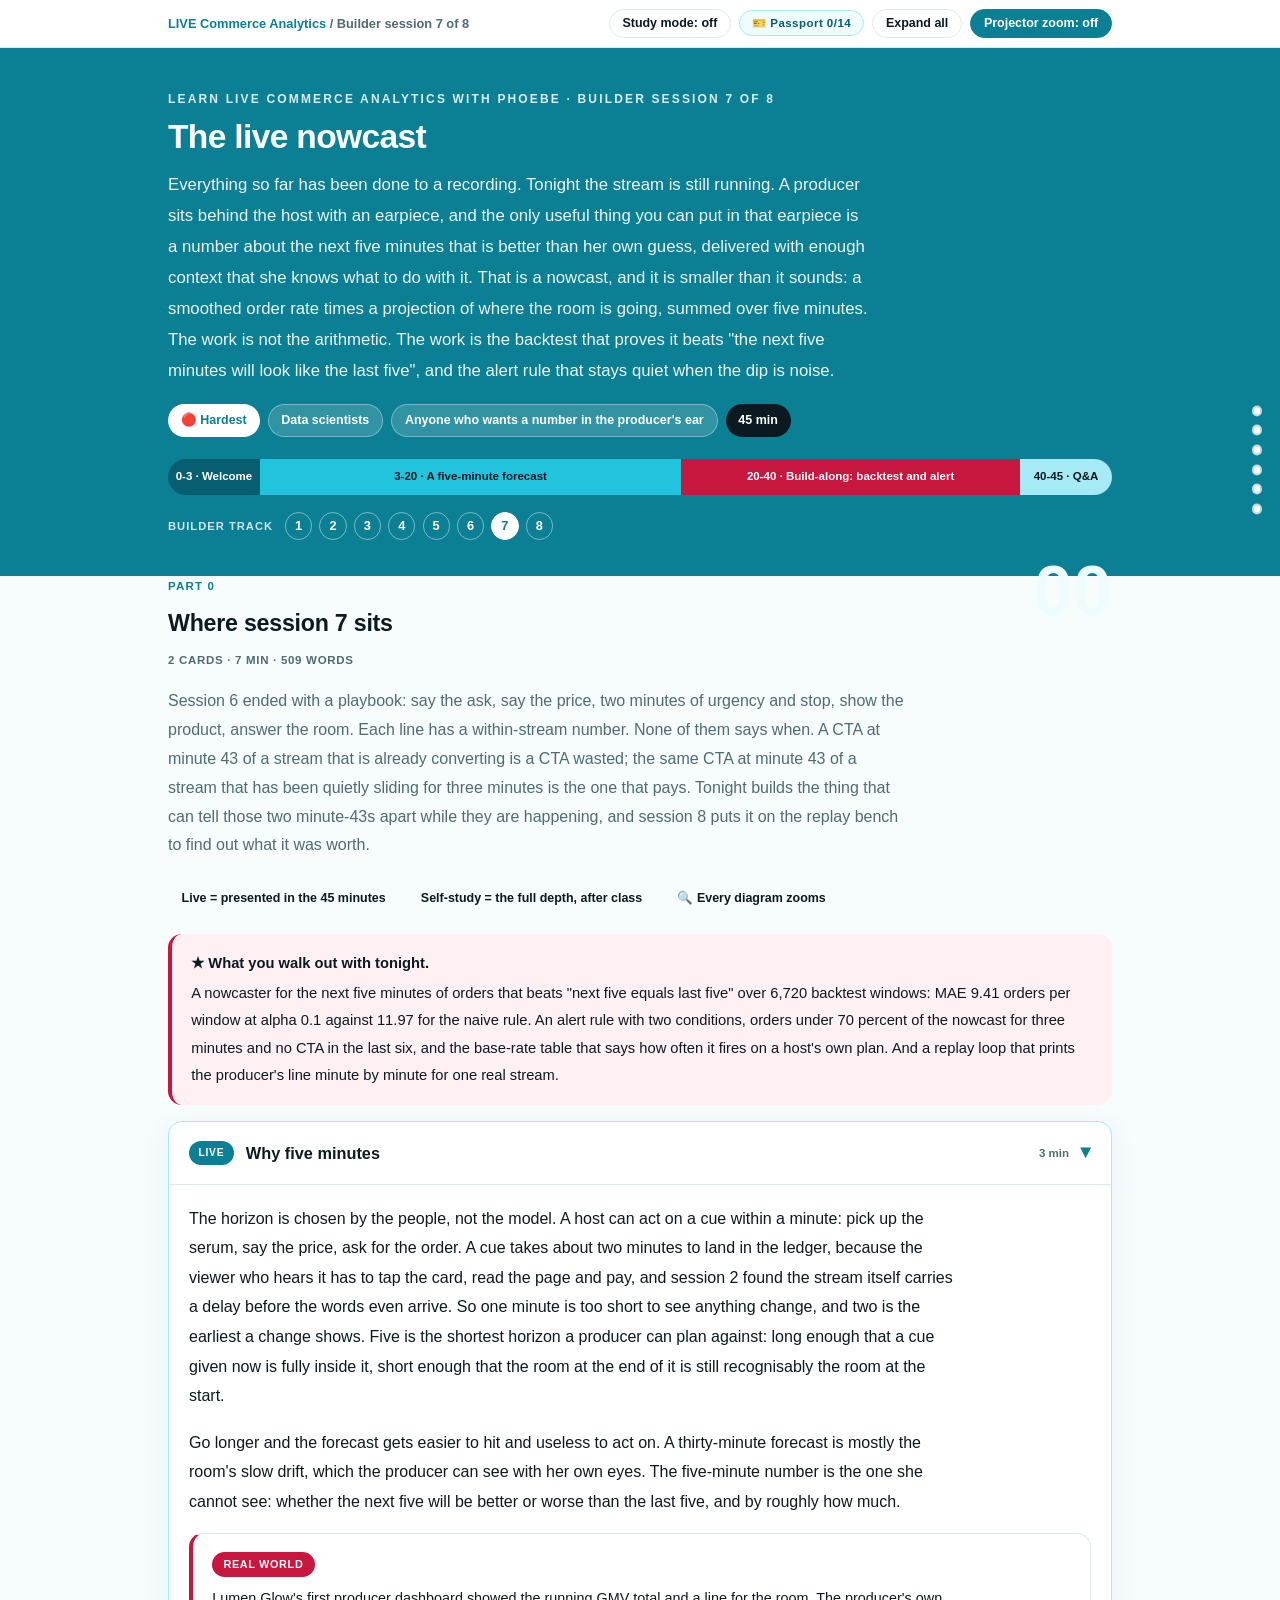
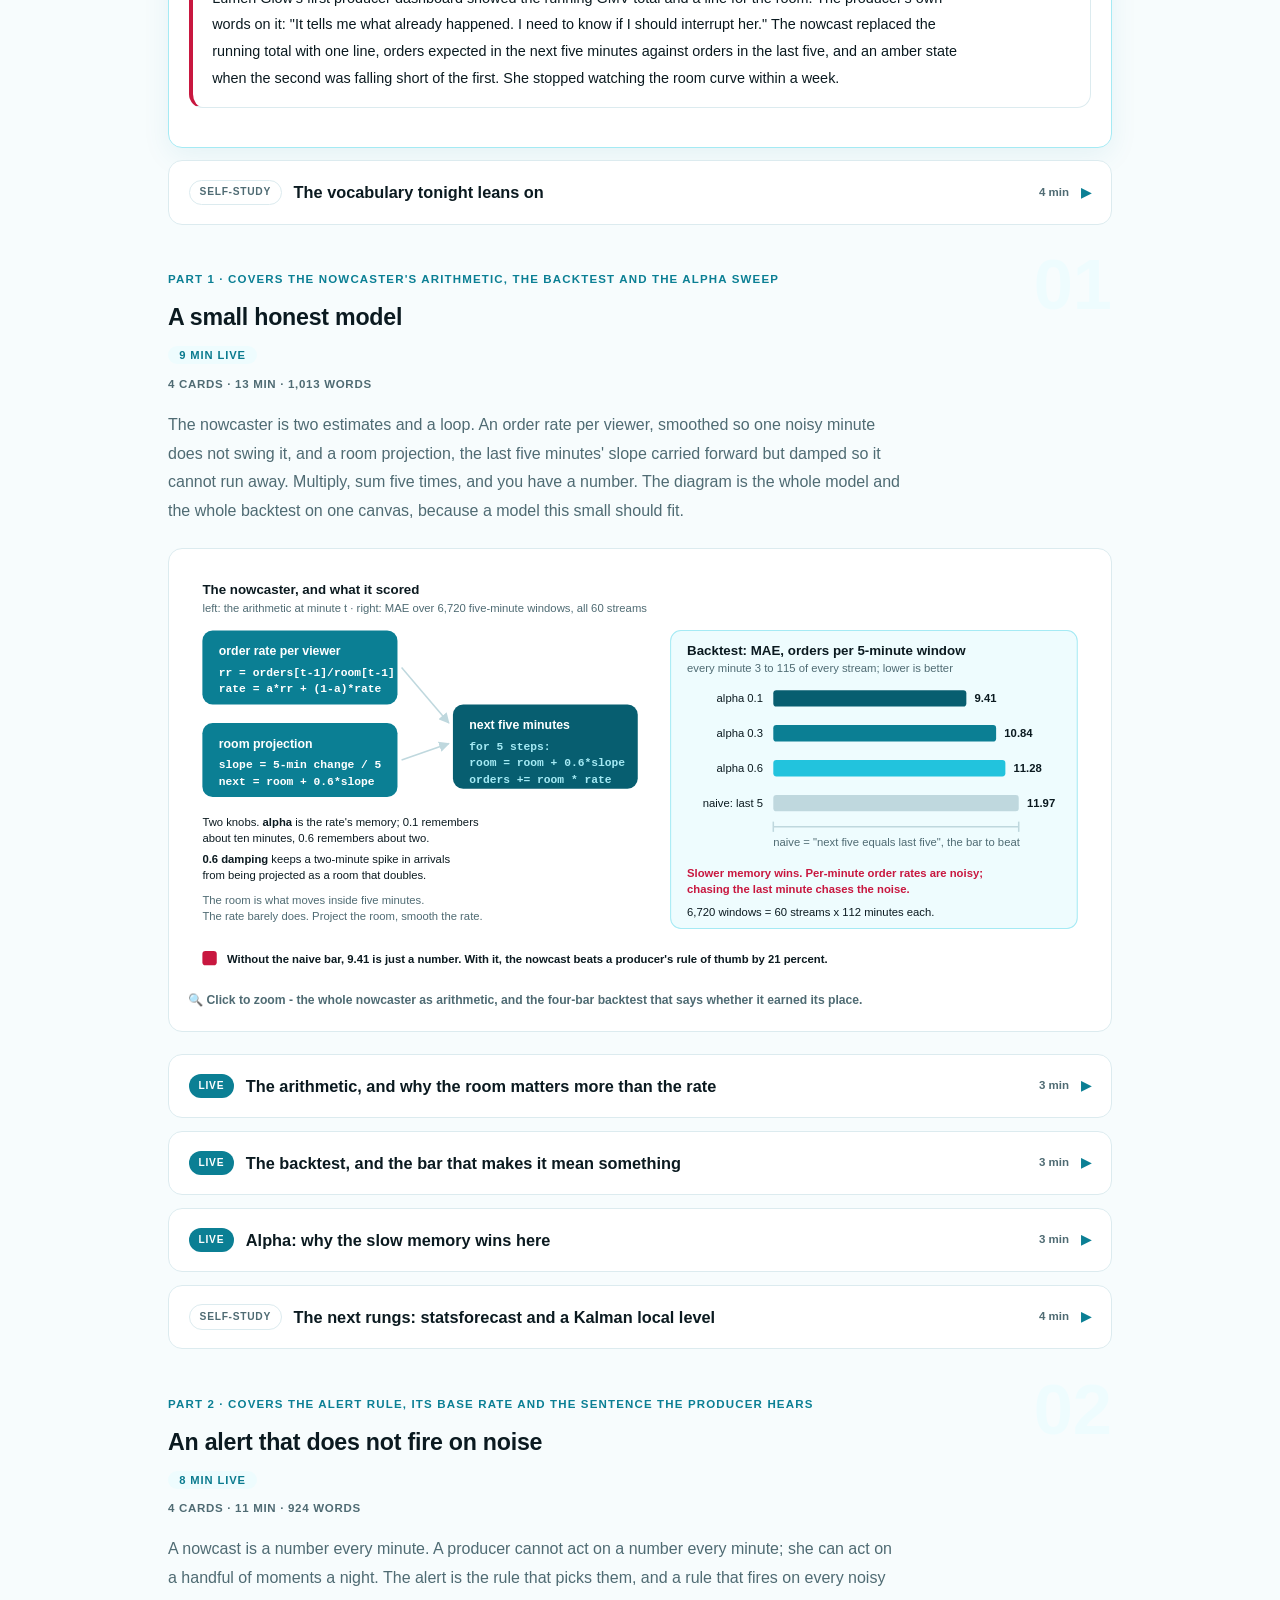
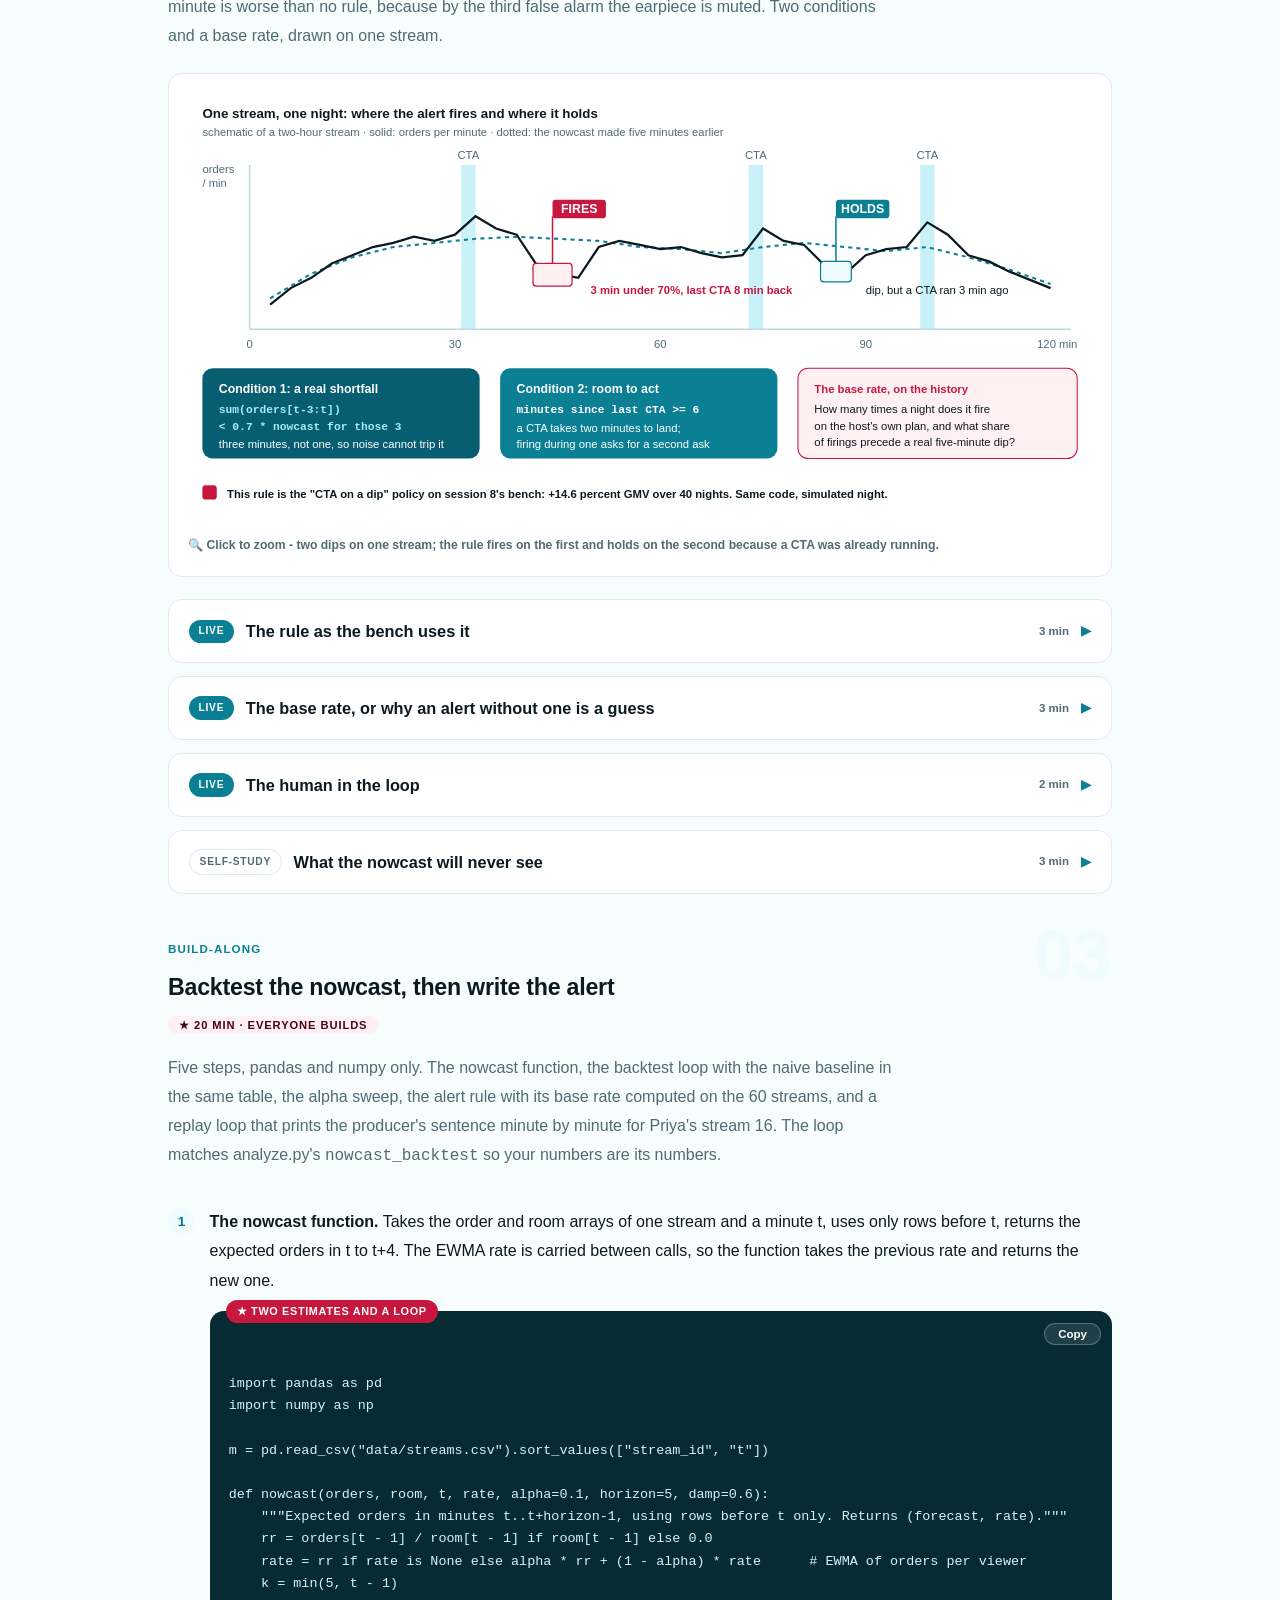
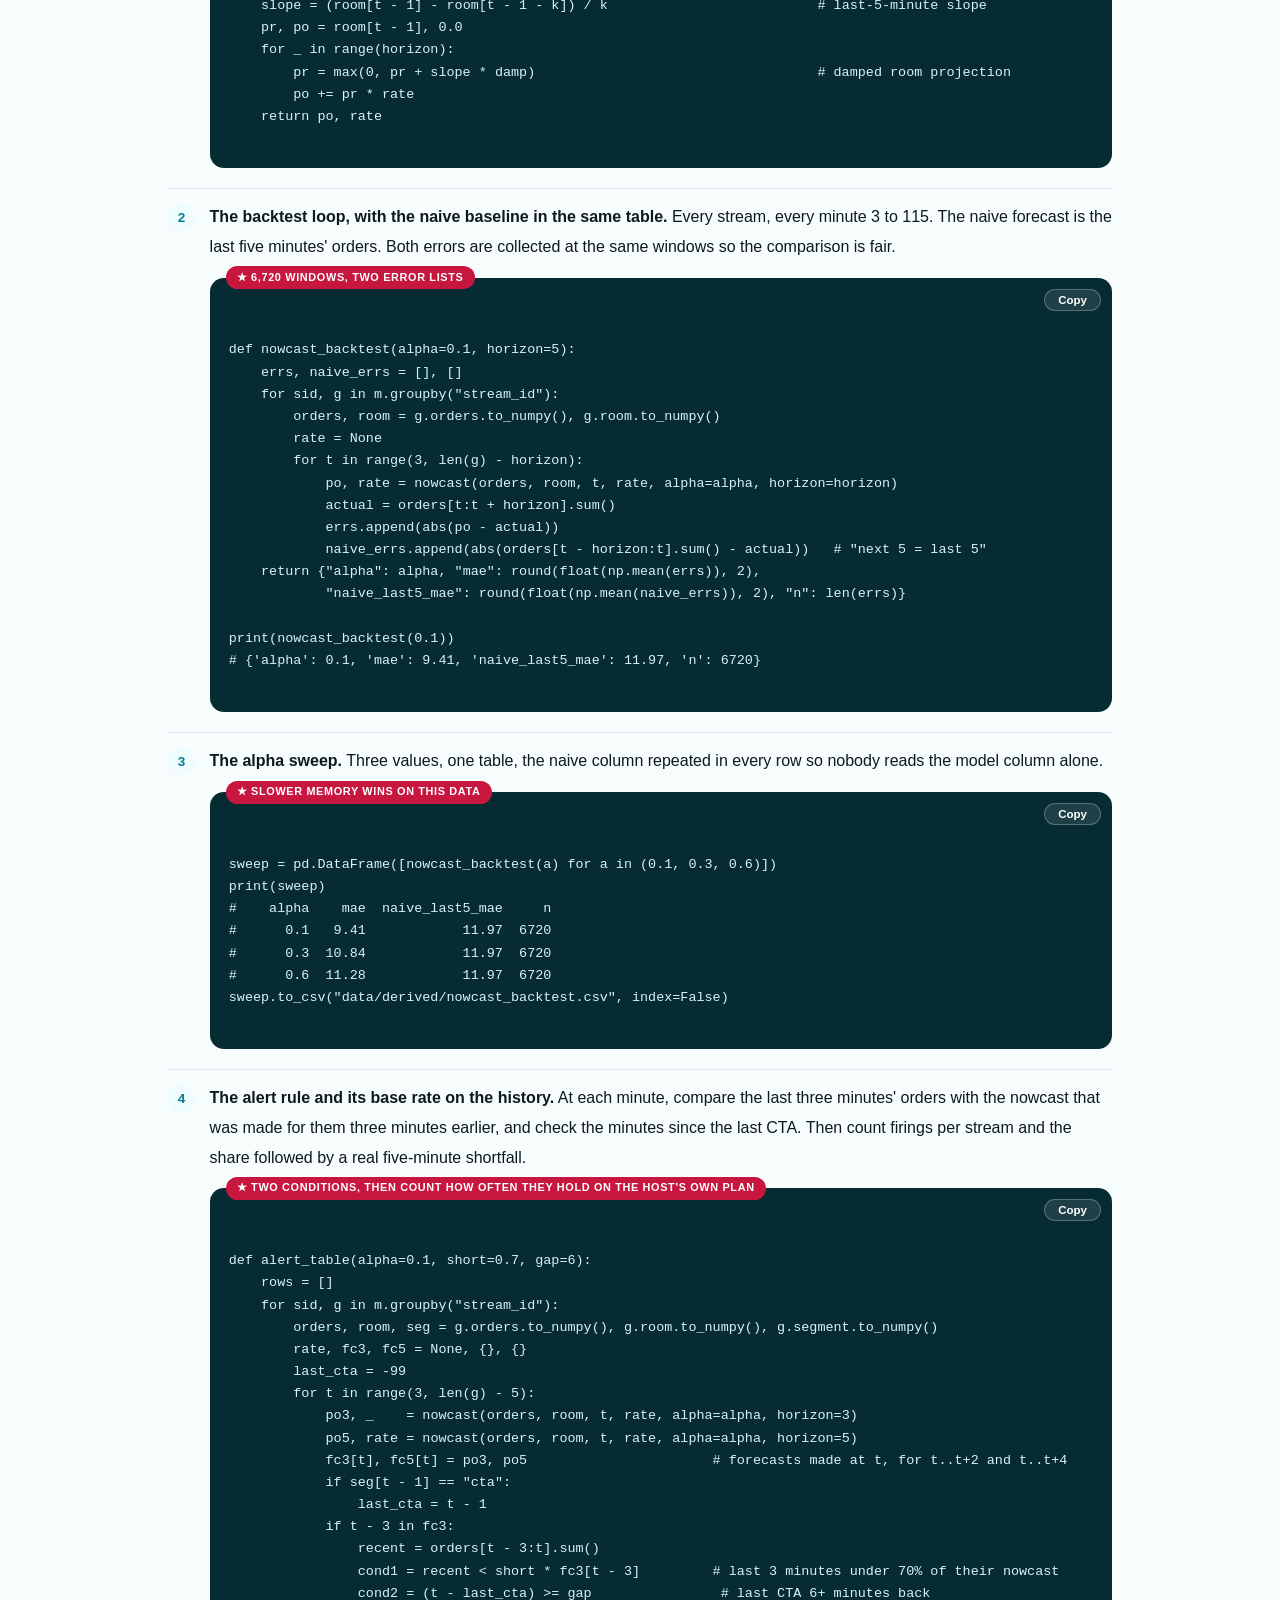
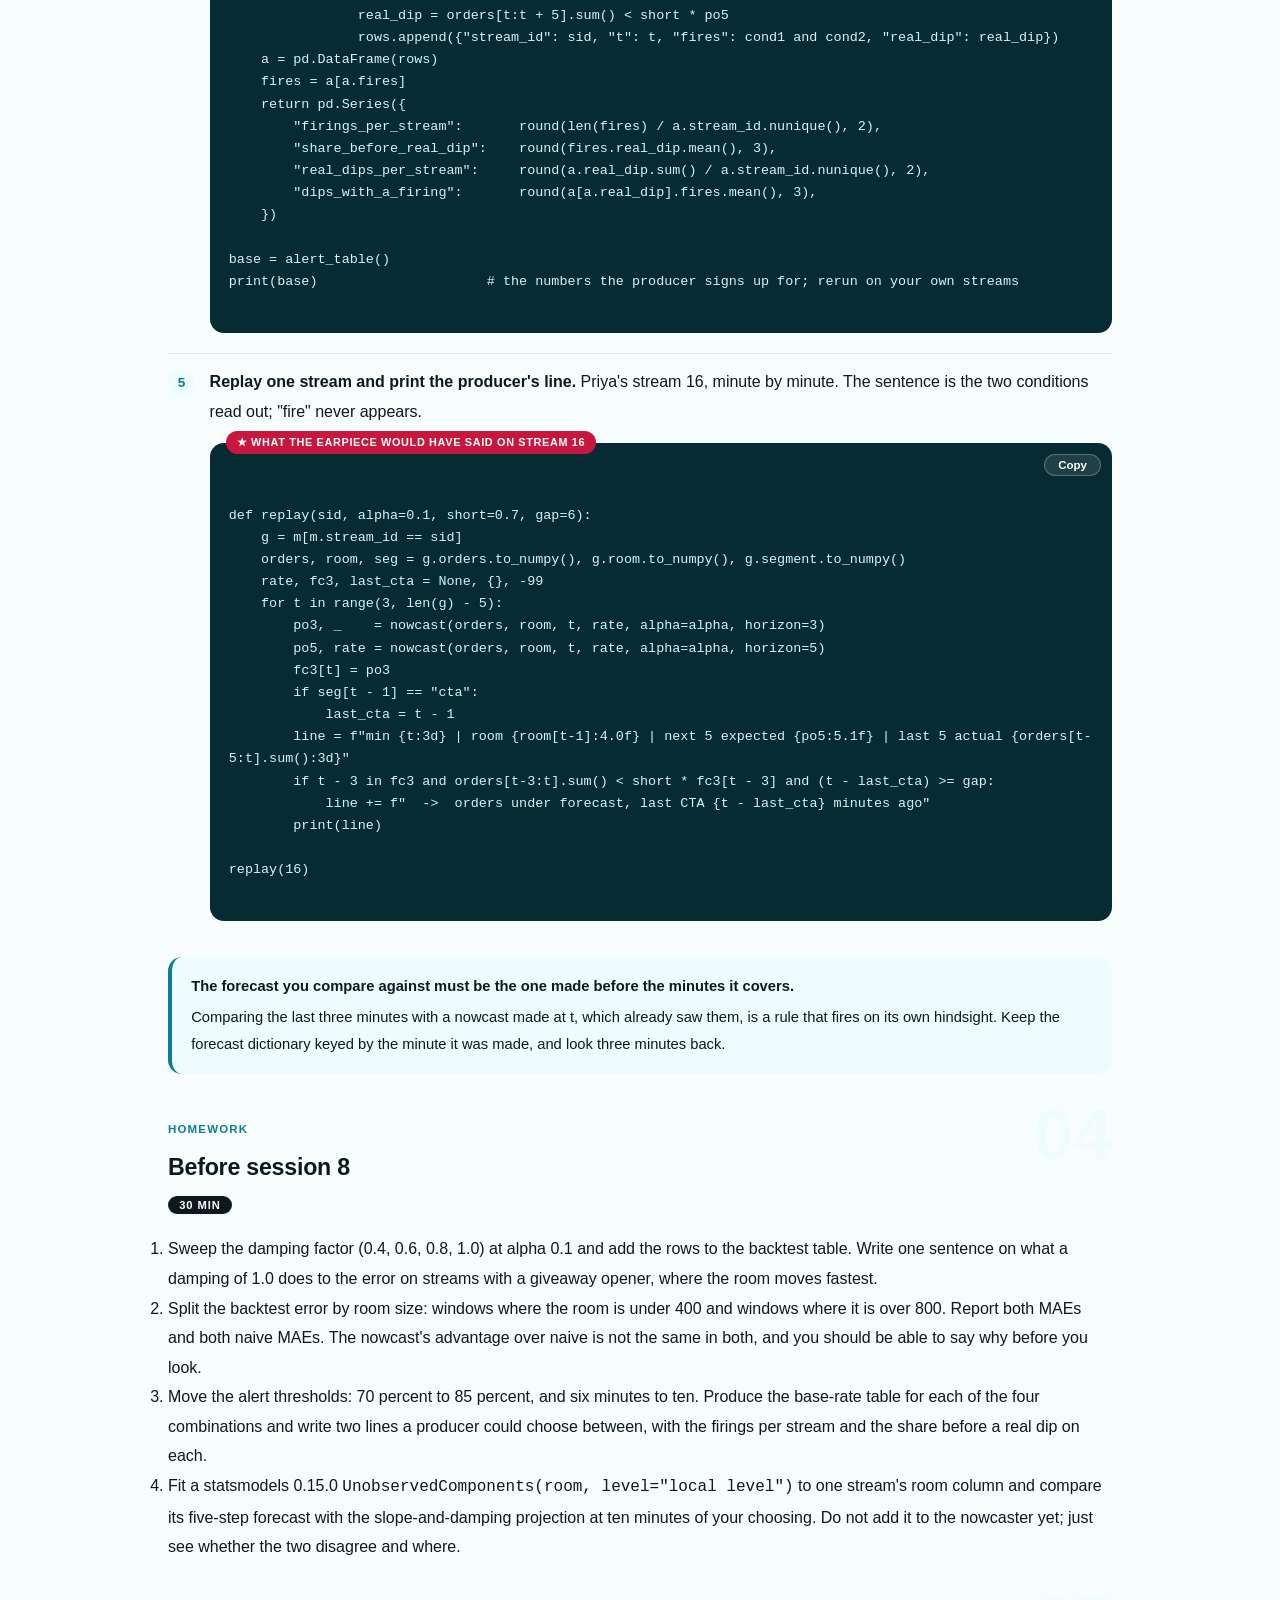
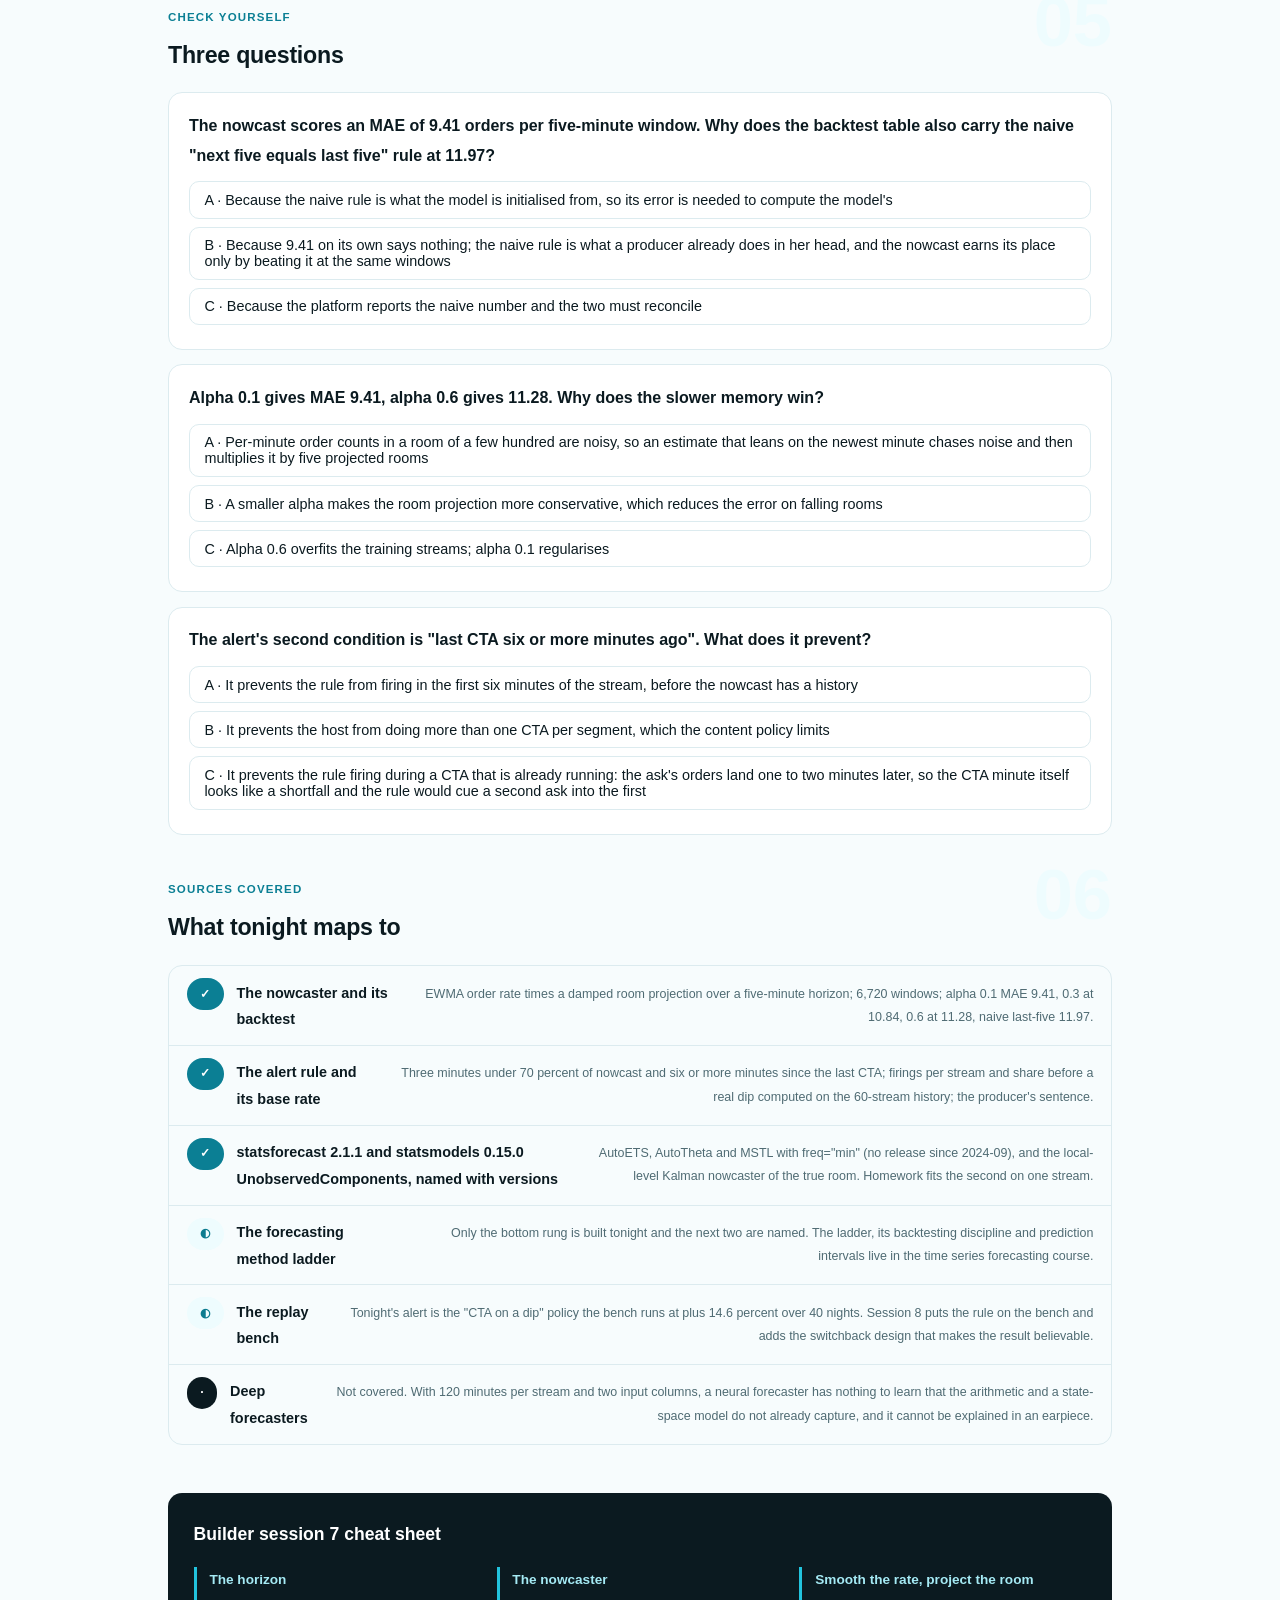
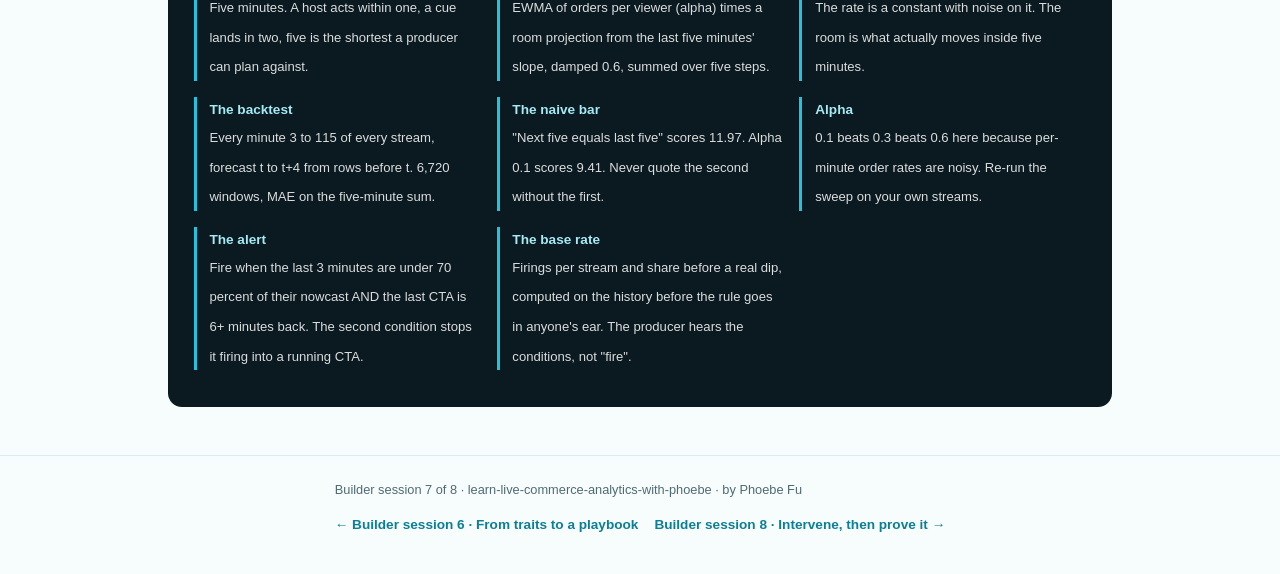
<file: courses/b7-live-nowcast.html>
<!DOCTYPE html>
<html lang="en">
<head>
<meta charset="UTF-8">
<meta name="viewport" content="width=device-width, initial-scale=1.0">
<!-- social:start -->
<meta name="description" content="Builder session 7 of 8. A nowcaster for the next five minutes of orders, an EWMA order rate times a damped room projection, backtested over 6,720 windows against the naive baseline, and an alert rule that carries its own base rate.">
<meta property="og:type" content="article">
<meta property="og:site_name" content="Learn with Phoebe">
<meta property="og:title" content="The live nowcast - learn live commerce analytics with phoebe">
<meta property="og:description" content="Builder session 7 of 8. Forecast the next five minutes of orders while the stream is running, beat next-five-equals-last-five over 6,720 windows, and turn a dip into one sentence in the producer's ear.">
<meta property="og:url" content="https://phoebefu6.github.io/learn-live-commerce-analytics-with-phoebe/courses/b7-live-nowcast.html">
<meta property="og:image" content="https://phoebefu6.github.io/learn-live-commerce-analytics-with-phoebe/assets/og-cover.png">
<meta property="og:image:width" content="1200">
<meta property="og:image:height" content="630">
<meta name="twitter:card" content="summary_large_image">
<meta name="twitter:title" content="The live nowcast - learn live commerce analytics with phoebe">
<meta name="twitter:description" content="EWMA rate times a room projection, alpha 0.1 MAE 9.41 against a naive 11.97, and an alert that only fires when the last CTA is six minutes back.">
<meta name="twitter:image" content="https://phoebefu6.github.io/learn-live-commerce-analytics-with-phoebe/assets/og-cover.png">
<!-- social:end -->
<title>Builder session 7 · The live nowcast - learn live commerce analytics with phoebe</title>
<link rel="stylesheet" href="../assets/style.css?v=7">
</head>
<body>

<div class="toolbar">
  <div class="wrap">
    <span class="crumb"><a href="../index.html">LIVE Commerce Analytics</a> / Builder session 7 of 8</span>
    <button class="btn" id="toggle-all" type="button">Expand all</button>
    <button class="btn primary" id="zoom-toggle" type="button">Projector zoom: off</button>
  </div>
</div>

<header class="masthead">
  <div class="wrap">
    <div class="eyebrow">Learn LIVE Commerce Analytics with Phoebe · Builder session 7 of 8</div>
    <h1>The live <span class="accent">nowcast</span></h1>
    <p class="sub">Everything so far has been done to a recording. Tonight the stream is still running. A producer sits behind the host with an earpiece, and the only useful thing you can put in that earpiece is a number about the next five minutes that is better than her own guess, delivered with enough context that she knows what to do with it. That is a nowcast, and it is smaller than it sounds: a smoothed order rate times a projection of where the room is going, summed over five minutes. The work is not the arithmetic. The work is the backtest that proves it beats "the next five minutes will look like the last five", and the alert rule that stays quiet when the dip is noise.</p>
    <div class="chip-row">
      <span class="chip level">🔴 Hardest</span>
      <span class="chip audience">Data scientists</span>
      <span class="chip audience">Anyone who wants a number in the producer's ear</span>
      <span class="chip time">45 min</span>
    </div>
    <div class="agenda">
      <span class="a1" style="flex:1">0-3 · Welcome</span>
      <span class="a2" style="flex:5">3-20 · A five-minute forecast</span>
      <span class="a3" style="flex:4">20-40 · Build-along: backtest and alert</span>
      <span class="a4" style="flex:1">40-45 · Q&amp;A</span>
    </div>
  </div>
</header>

<main class="wrap">

  <!-- ============ INTRO ============ -->
  <section class="section" id="intro">
    <div class="section-kicker">
      <span class="klabel">Part 0</span>
      <h2>Where session 7 sits</h2>
    </div>
    <p class="lede">Session 6 ended with a playbook: say the ask, say the price, two minutes of urgency and stop, show the product, answer the room. Each line has a within-stream number. None of them says when. A CTA at minute 43 of a stream that is already converting is a CTA wasted; the same CTA at minute 43 of a stream that has been quietly sliding for three minutes is the one that pays. Tonight builds the thing that can tell those two minute-43s apart while they are happening, and session 8 puts it on the replay bench to find out what it was worth.</p>

    <div class="legend">
      <span class="pill">Live = presented in the 45 minutes</span>
      <span class="pill">Self-study = the full depth, after class</span>
      <span class="pill">🔍 Every diagram zooms</span>
    </div>

    <div class="callout win">
      <p><strong>★ What you walk out with tonight.</strong> A nowcaster for the next five minutes of orders that beats "next five equals last five" over 6,720 backtest windows: MAE 9.41 orders per window at alpha 0.1 against 11.97 for the naive rule. An alert rule with two conditions, orders under 70 percent of the nowcast for three minutes and no CTA in the last six, and the base-rate table that says how often it fires on a host's own plan. And a replay loop that prints the producer's line minute by minute for one real stream.</p>
    </div>

    <details class="card" open>
      <summary><span class="mode live">Live</span>Why five minutes<span class="mini">3 min</span><span class="caret">▶</span></summary>
      <div class="body">
        <p>The horizon is chosen by the people, not the model. A host can act on a cue within a minute: pick up the serum, say the price, ask for the order. A cue takes about two minutes to land in the ledger, because the viewer who hears it has to tap the card, read the page and pay, and session 2 found the stream itself carries a delay before the words even arrive. So one minute is too short to see anything change, and two is the earliest a change shows. Five is the shortest horizon a producer can plan against: long enough that a cue given now is fully inside it, short enough that the room at the end of it is still recognisably the room at the start.</p>
        <p>Go longer and the forecast gets easier to hit and useless to act on. A thirty-minute forecast is mostly the room's slow drift, which the producer can see with her own eyes. The five-minute number is the one she cannot see: whether the next five will be better or worse than the last five, and by roughly how much.</p>
        <div class="callout example">
          <span class="ex-pill">Real world</span>
          <p>Lumen Glow's first producer dashboard showed the running GMV total and a line for the room. The producer's own words on it: "It tells me what already happened. I need to know if I should interrupt her." The nowcast replaced the running total with one line, orders expected in the next five minutes against orders in the last five, and an amber state when the second was falling short of the first. She stopped watching the room curve within a week.</p>
        </div>
      </div>
    </details>

    <details class="card">
      <summary><span class="mode self">Self-study</span>The vocabulary tonight leans on<span class="mini">4 min</span><span class="caret">▶</span></summary>
      <div class="body">
        <ul>
          <li><strong>Nowcast</strong> - a forecast of the immediate future from the immediate past, made while the thing is still happening. Distinguished from a forecast by the horizon (minutes, not weeks) and by the fact that the same model runs again every minute with one more row.</li>
          <li><strong>Horizon</strong> - how far ahead the number reaches. Five minutes here. The backtest scores the sum over the horizon, not each minute inside it.</li>
          <li><strong>EWMA</strong> - exponentially weighted moving average. <code>rate = alpha * new + (1 - alpha) * rate</code>. Small alpha means long memory; the newest minute barely moves the estimate. Large alpha means the estimate chases the newest minute.</li>
          <li><strong>Backtest window</strong> - one (stream, minute t) pair at which the nowcaster is run using only rows before t and scored against rows t to t+4. Every window is a fresh forecast; 6,720 of them tonight.</li>
          <li><strong>MAE</strong> - mean absolute error, in the unit of the thing forecast. Orders per five-minute window here. It is the average size of the miss, in either direction.</li>
          <li><strong>Base rate</strong> - how often a rule fires when nothing is done about it, and how often a firing is followed by the thing it was supposed to predict. An alert without one cannot be judged.</li>
          <li><strong>Alert</strong> - a rule that turns the nowcast into a yes or no. It is the only part of tonight a producer ever sees, so it carries the most design.</li>
        </ul>
      </div>
    </details>
  </section>

  <!-- ============ PART 1 ============ -->
  <section class="section" id="part-1">
    <div class="section-kicker">
      <span class="klabel">Part 1 · covers the nowcaster's arithmetic, the backtest and the alpha sweep</span>
      <h2>A small honest model</h2>
      <span class="tag concept">9 min live</span>
    </div>
    <p class="lede">The nowcaster is two estimates and a loop. An order rate per viewer, smoothed so one noisy minute does not swing it, and a room projection, the last five minutes' slope carried forward but damped so it cannot run away. Multiply, sum five times, and you have a number. The diagram is the whole model and the whole backtest on one canvas, because a model this small should fit.</p>

    <figure class="zoomable">
      <svg viewBox="0 0 880 400" xmlns="http://www.w3.org/2000/svg" role="img" aria-label="Left: the nowcaster as arithmetic. An EWMA of orders per viewer with weight alpha, times a room projection that carries the last five minutes' slope forward damped by 0.6, summed over five minutes. Right: backtest bars over 6,720 windows, MAE in orders per window: alpha 0.1 gives 9.41, alpha 0.3 gives 10.84, alpha 0.6 gives 11.28, and the naive rule next five equals last five gives 11.97.">
        <style>
          .b7aHd { font: 800 13px Inter, sans-serif; fill: #0B1A20; }
          .b7aT { font: 800 12px Inter, sans-serif; fill: #fff; }
          .b7aB { font: 400 11px Inter, sans-serif; fill: #0B1A20; }
          .b7aM { font: 400 11px Inter, sans-serif; fill: #4F6B73; }
          .b7aQ { font: 600 11px "SFMono-Regular", Menlo, monospace; fill: #062B33; }
          .b7aV { font: 700 11px Inter, sans-serif; fill: #0B1A20; }
          .b7aN { font: 700 11px Inter, sans-serif; fill: #0B1A20; }
          .b7aR { font: 700 11px Inter, sans-serif; fill: #C8173F; }
        </style>
        <defs>
          <marker id="b7aAr" viewBox="0 0 10 10" refX="9" refY="5" markerWidth="7" markerHeight="7" orient="auto">
            <path d="M0,0 L10,5 L0,10 z" fill="#BFD8DE"></path>
          </marker>
        </defs>

        <text class="b7aHd" x="14" y="24">The nowcaster, and what it scored</text>
        <text class="b7aM" x="14" y="42">left: the arithmetic at minute t · right: MAE over 6,720 five-minute windows, all 60 streams</text>

        <!-- left: arithmetic -->
        <rect x="14" y="60" width="190" height="72" rx="10" fill="#0B7F94"></rect>
        <text class="b7aT" x="30" y="84">order rate per viewer</text>
        <text class="b7aQ" x="30" y="104" fill="#EEFCFE" style="fill:#fff">rr = orders[t-1]/room[t-1]</text>
        <text class="b7aQ" x="30" y="120" fill="#EEFCFE" style="fill:#fff">rate = a*rr + (1-a)*rate</text>

        <rect x="14" y="150" width="190" height="72" rx="10" fill="#0B7F94"></rect>
        <text class="b7aT" x="30" y="174">room projection</text>
        <text class="b7aQ" x="30" y="194" fill="#EEFCFE" style="fill:#fff">slope = 5-min change / 5</text>
        <text class="b7aQ" x="30" y="210" fill="#EEFCFE" style="fill:#fff">next = room + 0.6*slope</text>

        <line x1="208" y1="96" x2="254" y2="150" stroke="#BFD8DE" stroke-width="1.5" marker-end="url(#b7aAr)"></line>
        <line x1="208" y1="186" x2="254" y2="170" stroke="#BFD8DE" stroke-width="1.5" marker-end="url(#b7aAr)"></line>

        <rect x="258" y="132" width="180" height="82" rx="10" fill="#075E70"></rect>
        <text class="b7aT" x="274" y="156">next five minutes</text>
        <text class="b7aQ" x="274" y="176" style="fill:#A5EAF4">for 5 steps:</text>
        <text class="b7aQ" x="274" y="192" style="fill:#A5EAF4">  room = room + 0.6*slope</text>
        <text class="b7aQ" x="274" y="208" style="fill:#A5EAF4">  orders += room * rate</text>

        <text class="b7aB" x="14" y="250">Two knobs. <tspan class="b7aV">alpha</tspan> is the rate's memory; 0.1 remembers</text>
        <text class="b7aB" x="14" y="266">about ten minutes, 0.6 remembers about two.</text>
        <text class="b7aB" x="14" y="286"><tspan class="b7aV">0.6 damping</tspan> keeps a two-minute spike in arrivals</text>
        <text class="b7aB" x="14" y="302">from being projected as a room that doubles.</text>
        <text class="b7aM" x="14" y="326">The room is what moves inside five minutes.</text>
        <text class="b7aM" x="14" y="342">The rate barely does. Project the room, smooth the rate.</text>

        <!-- right: backtest bars -->
        <rect x="470" y="60" width="396" height="290" rx="10" fill="#EEFCFE" stroke="#A5EAF4"></rect>
        <text class="b7aHd" x="486" y="84">Backtest: MAE, orders per 5-minute window</text>
        <text class="b7aM" x="486" y="100">every minute 3 to 115 of every stream; lower is better</text>

        <text class="b7aB" x="560" y="130" text-anchor="end">alpha 0.1</text>
        <rect x="570" y="118" width="188" height="16" rx="3" fill="#075E70"></rect>
        <text class="b7aV" x="766" y="130">9.41</text>

        <text class="b7aB" x="560" y="164" text-anchor="end">alpha 0.3</text>
        <rect x="570" y="152" width="217" height="16" rx="3" fill="#0B7F94"></rect>
        <text class="b7aV" x="795" y="164">10.84</text>

        <text class="b7aB" x="560" y="198" text-anchor="end">alpha 0.6</text>
        <rect x="570" y="186" width="226" height="16" rx="3" fill="#22C3DD"></rect>
        <text class="b7aV" x="804" y="198">11.28</text>

        <text class="b7aB" x="560" y="232" text-anchor="end">naive: last 5</text>
        <rect x="570" y="220" width="239" height="16" rx="3" fill="#BFD8DE"></rect>
        <text class="b7aV" x="817" y="232">11.97</text>

        <line x1="570" y1="246" x2="570" y2="256" stroke="#BFD8DE" stroke-width="1.5"></line>
        <line x1="809" y1="246" x2="809" y2="256" stroke="#BFD8DE" stroke-width="1.5"></line>
        <line x1="570" y1="251" x2="809" y2="251" stroke="#BFD8DE" stroke-width="1.5"></line>
        <text class="b7aM" x="690" y="270" text-anchor="middle">naive = "next five equals last five", the bar to beat</text>

        <text class="b7aR" x="486" y="300">Slower memory wins. Per-minute order rates are noisy;</text>
        <text class="b7aR" x="486" y="316">chasing the last minute chases the noise.</text>
        <text class="b7aB" x="486" y="338">6,720 windows = 60 streams x 112 minutes each.</text>

        <rect x="14" y="372" width="14" height="14" rx="3" fill="#C8173F"></rect>
        <text class="b7aN" x="38" y="384">Without the naive bar, 9.41 is just a number. With it, the nowcast beats a producer's rule of thumb by 21 percent.</text>
      </svg>
      <figcaption>🔍 Click to zoom - the whole nowcaster as arithmetic, and the four-bar backtest that says whether it earned its place.</figcaption>
    </figure>

    <details class="card">
      <summary><span class="mode live">Live</span>The arithmetic, and why the room matters more than the rate<span class="mini">3 min</span><span class="caret">▶</span></summary>
      <div class="body">
        <p>Orders in a minute are the room times the rate at which that room is ordering. Both move, but not equally. Across a five-minute window the per-viewer order rate of a given host in a given stream is nearly a constant with noise on it: one minute has three orders from a room of 800, the next has nine, the one after has four. Smoothing it is the right treatment. The room is different. It rises when the feed sends a burst of arrivals and falls when a segment goes stale, and those moves are real and they persist for minutes. A projection of the room is the right treatment for that.</p>
        <p>So the nowcaster smooths the thing that is mostly noise and projects the thing that is mostly signal. The rate is an EWMA of <code>orders[t-1] / room[t-1]</code>. The room projection takes the change over the last five minutes, divides by five for a per-minute slope, and carries it forward five steps with a damping of 0.6 at each step, so a slope of plus twenty viewers a minute contributes twelve to the first projected minute and never compounds into a room that doubles. Each projected minute's room times the smoothed rate is that minute's expected orders; the five of them add up to the nowcast.</p>
        <p>That is all of it. There is no seasonality, no exogenous regressor, no state vector. A model a producer can hold in her head is a model she will believe when it disagrees with her, and the backtest is what earns it the right to.</p>
      </div>
    </details>

    <details class="card">
      <summary><span class="mode live">Live</span>The backtest, and the bar that makes it mean something<span class="mini">3 min</span><span class="caret">▶</span></summary>
      <div class="body">
        <p>A backtest replays history as if it were live. For every stream and every minute t from 3 to 115, the nowcaster is given rows 1 to t-1 only, asked for the sum of orders in minutes t to t+4, and scored against what actually happened. Minute 3 is the first with enough history for a slope; minute 115 is the last whose five-minute horizon fits inside the 120. That is 112 windows a stream, 6,720 across the 60. The score is the mean absolute error over all of them, in orders per window.</p>
        <p>The naive baseline is computed in the same loop, at the same windows: the sum of orders in minutes t-5 to t-1, offered as the forecast for t to t+4. "The next five minutes will look like the last five" is what a producer does in her head, and it is not stupid; it scores 11.97. Any nowcast that cannot beat it has no business in an earpiece. The rule is simple and it is not negotiable: the naive number goes in the same table as the model's number, every time, or the model's number means nothing.</p>
        <table class="clean">
          <thead>
            <tr><th>Forecaster</th><th>MAE, orders per 5-min window</th><th>Against naive</th></tr>
          </thead>
          <tbody>
            <tr><td>EWMA rate x room projection, alpha 0.1</td><td>9.41</td><td>21 percent lower</td></tr>
            <tr><td>Same, alpha 0.3</td><td>10.84</td><td>9 percent lower</td></tr>
            <tr><td>Same, alpha 0.6</td><td>11.28</td><td>6 percent lower</td></tr>
            <tr><td>Naive: next five equals last five</td><td>11.97</td><td>the bar</td></tr>
          </tbody>
        </table>
        <div class="callout tip">
          <p><strong>Score the sum, not the minutes.</strong> The producer acts on "about 40 orders in the next five", not on a per-minute path. Scoring each of the five minutes separately rewards a model for getting the shape right and the total wrong, which is the opposite of what she needs.</p>
        </div>
      </div>
    </details>

    <details class="card">
      <summary><span class="mode live">Live</span>Alpha: why the slow memory wins here<span class="mini">3 min</span><span class="caret">▶</span></summary>
      <div class="body">
        <p>Three alphas, three MAEs: 0.1 gives 9.41, 0.3 gives 10.84, 0.6 gives 11.28. The ordering is monotone and the gap is not small. With alpha 0.6 the rate estimate is mostly the last minute, and the last minute's rate in a room of 800 is a count of three or nine divided by 800, a number with enormous relative noise. The nowcaster then multiplies that noise by five projected rooms. With alpha 0.1 the newest minute gets a tenth of the weight and the estimate is effectively an average over the last ten or so, which is where the true rate lives.</p>
        <p>This is a property of the data, not a law. A stream whose host changes what she is doing every two minutes has a rate that genuinely moves, and a slow alpha would lag it. The 60 Lumen Glow streams have segments of a few minutes each and a rate that mostly rides on the host, so the slow memory wins. The sweep in the build-along is there so you re-run it on your own streams rather than inheriting 0.1 as a constant.</p>
        <div class="callout example">
          <span class="ex-pill">Real world</span>
          <p>On Priya's stream 16 (Monday 18:00, no giveaway, peak room 498) the per-minute order count is small enough that a single bundle order swings the rate visibly. The alpha 0.6 nowcast on that stream oscillates by tens of orders from one minute to the next while the actual five-minute totals barely move; the alpha 0.1 version tracks them. Small rooms are where the slow memory pays most, and small rooms are most streams.</p>
        </div>
      </div>
    </details>

    <details class="card">
      <summary><span class="mode self">Self-study</span>The next rungs: statsforecast and a Kalman local level<span class="mini">4 min</span><span class="caret">▶</span></summary>
      <div class="body">
        <p>Tonight's nowcaster is the bottom rung of a ladder, and it is worth knowing the next two by name so you reach for them when the bottom rung stops beating naive.</p>
        <ul>
          <li><strong>statsforecast 2.1.1</strong> (Apache-2.0): <code>AutoETS</code>, <code>AutoTheta</code> and <code>MSTL</code> on a frame of <code>unique_id, ds, y</code> with <code>freq="min"</code>, then <code>sf.forecast(df, h=5, level=[90])</code> for a prediction interval as well as a point. MSTL takes <code>season_length=[60]</code> or a list if a stream has a repeating segment cycle. One caution: the package has had no release since 2024-09. It is stable and it works; it is not being extended.</li>
          <li><strong>statsmodels 0.15.0 <code>UnobservedComponents</code></strong> with <code>level="local level"</code>: the textbook Kalman filter for a true room hidden under noisy per-minute reads. <code>y_t = mu_t + e_t</code>, <code>mu_t = mu_{t-1} + eta_t</code>; the filtered level is the room estimate and <code>res.forecast(5)</code> is the projection. It replaces the slope-and-damping rule with something that learns how noisy the room reads are and how fast the true room drifts.</li>
        </ul>
        <p>Both need the same backtest loop and the same naive bar. A forecaster that is more sophisticated and scores 11.5 has lost to the arithmetic. The full method ladder, from naive through ETS and Theta to state space and beyond, with the backtesting discipline that goes with each rung, is a course on its own: <a href="https://phoebefu6.github.io/learn-timeseries-forecasting-with-phoebe/">learn time series forecasting with phoebe</a>.</p>
      </div>
    </details>
  </section>

  <!-- ============ PART 2 ============ -->
  <section class="section" id="part-2">
    <div class="section-kicker">
      <span class="klabel">Part 2 · covers the alert rule, its base rate and the sentence the producer hears</span>
      <h2>An alert that does not fire on noise</h2>
      <span class="tag concept">8 min live</span>
    </div>
    <p class="lede">A nowcast is a number every minute. A producer cannot act on a number every minute; she can act on a handful of moments a night. The alert is the rule that picks them, and a rule that fires on every noisy minute is worse than no rule, because by the third false alarm the earpiece is muted. Two conditions and a base rate, drawn on one stream.</p>

    <figure class="zoomable">
      <svg viewBox="0 0 880 420" xmlns="http://www.w3.org/2000/svg" role="img" aria-label="A schematic timeline of one stream over 120 minutes. A solid line for orders per minute and a dotted line for the nowcast made five minutes earlier. Around minute 40 the actual line falls under the nowcast for three consecutive minutes and the last CTA was eight minutes back, so the alert fires, marked with a flag. Around minute 75 the actual line also dips but a CTA is running, so the second condition holds it silent. The two conditions and the base-rate question are written beneath.">
        <style>
          .b7bHd { font: 800 13px Inter, sans-serif; fill: #0B1A20; }
          .b7bT { font: 800 12px Inter, sans-serif; fill: #fff; }
          .b7bB { font: 400 11px Inter, sans-serif; fill: #0B1A20; }
          .b7bM { font: 400 11px Inter, sans-serif; fill: #4F6B73; }
          .b7bQ { font: 600 11px "SFMono-Regular", Menlo, monospace; fill: #062B33; }
          .b7bN { font: 700 11px Inter, sans-serif; fill: #0B1A20; }
          .b7bR { font: 700 11px Inter, sans-serif; fill: #C8173F; }
        </style>
        <text class="b7bHd" x="14" y="24">One stream, one night: where the alert fires and where it holds</text>
        <text class="b7bM" x="14" y="42">schematic of a two-hour stream · solid: orders per minute · dotted: the nowcast made five minutes earlier</text>

        <!-- axes -->
        <line x1="60" y1="70" x2="60" y2="230" stroke="#BFD8DE" stroke-width="1.5"></line>
        <line x1="60" y1="230" x2="860" y2="230" stroke="#BFD8DE" stroke-width="1.5"></line>
        <text class="b7bM" x="14" y="78">orders</text>
        <text class="b7bM" x="14" y="92">/ min</text>
        <text class="b7bM" x="60" y="248" text-anchor="middle">0</text>
        <text class="b7bM" x="260" y="248" text-anchor="middle">30</text>
        <text class="b7bM" x="460" y="248" text-anchor="middle">60</text>
        <text class="b7bM" x="660" y="248" text-anchor="middle">90</text>
        <text class="b7bM" x="866" y="248" text-anchor="end">120 min</text>

        <!-- CTA markers -->
        <rect x="266" y="70" width="14" height="160" fill="#A5EAF4" opacity=".6"></rect>
        <text class="b7bM" x="273" y="64" text-anchor="middle">CTA</text>
        <rect x="546" y="70" width="14" height="160" fill="#A5EAF4" opacity=".6"></rect>
        <text class="b7bM" x="553" y="64" text-anchor="middle">CTA</text>
        <rect x="713" y="70" width="14" height="160" fill="#A5EAF4" opacity=".6"></rect>
        <text class="b7bM" x="720" y="64" text-anchor="middle">CTA</text>

        <!-- nowcast, dotted -->
        <polyline points="80,200 120,176 160,160 200,150 240,146 280,142 320,140 360,142 400,144 440,150 480,152 520,156 560,150 600,146 640,150 680,154 720,150 760,160 800,172 840,186" fill="none" stroke="#0B7F94" stroke-width="2" stroke-dasharray="4 4"></polyline>

        <!-- actual, solid with a dip at ~40 and a CTA-covered dip at ~78 -->
        <polyline points="80,206 100,190 120,180 140,166 160,158 180,150 200,146 220,140 240,144 260,138 280,120 300,132 320,138 340,168 350,182 360,184 370,178 380,180 400,150 420,144 440,148 460,152 480,150 500,156 520,160 540,158 560,132 580,144 600,148 620,168 630,180 640,176 660,158 680,152 700,150 720,126 740,138 760,158 780,164 800,174 820,182 840,190" fill="none" stroke="#0B1A20" stroke-width="2.2"></polyline>

        <!-- alert flag at ~minute 42 -->
        <rect x="336" y="166" width="38" height="22" fill="#FFF0F4" stroke="#C8173F" stroke-width="1.2" rx="3"></rect>
        <line x1="355" y1="120" x2="355" y2="166" stroke="#C8173F" stroke-width="1.5"></line>
        <rect x="355" y="104" width="52" height="18" rx="3" fill="#C8173F"></rect>
        <text class="b7bT" x="381" y="117" text-anchor="middle">FIRES</text>
        <text class="b7bR" x="392" y="196">3 min under 70%, last CTA 8 min back</text>

        <!-- held at ~minute 78 -->
        <rect x="616" y="164" width="30" height="20" fill="#EEFCFE" stroke="#0B7F94" stroke-width="1.2" rx="3"></rect>
        <line x1="631" y1="120" x2="631" y2="164" stroke="#0B7F94" stroke-width="1.5"></line>
        <rect x="631" y="104" width="52" height="18" rx="3" fill="#0B7F94"></rect>
        <text class="b7bT" x="657" y="117" text-anchor="middle">HOLDS</text>
        <text class="b7bB" x="660" y="196">dip, but a CTA ran 3 min ago</text>

        <!-- rule boxes -->
        <rect x="14" y="268" width="270" height="88" rx="10" fill="#075E70"></rect>
        <text class="b7bT" x="30" y="292">Condition 1: a real shortfall</text>
        <text class="b7bQ" x="30" y="312" style="fill:#A5EAF4">sum(orders[t-3:t])</text>
        <text class="b7bQ" x="30" y="328" style="fill:#A5EAF4">  &lt; 0.7 * nowcast for those 3</text>
        <text class="b7bB" x="30" y="346" style="fill:#fff">three minutes, not one, so noise cannot trip it</text>

        <rect x="304" y="268" width="270" height="88" rx="10" fill="#0B7F94"></rect>
        <text class="b7bT" x="320" y="292">Condition 2: room to act</text>
        <text class="b7bQ" x="320" y="312" style="fill:#fff">minutes since last CTA >= 6</text>
        <text class="b7bB" x="320" y="330" style="fill:#fff">a CTA takes two minutes to land;</text>
        <text class="b7bB" x="320" y="346" style="fill:#fff">firing during one asks for a second ask</text>

        <rect x="594" y="268" width="272" height="88" rx="10" fill="#FFF0F4" stroke="#C8173F"></rect>
        <text class="b7bR" x="610" y="292">The base rate, on the history</text>
        <text class="b7bB" x="610" y="312">How many times a night does it fire</text>
        <text class="b7bB" x="610" y="328">on the host's own plan, and what share</text>
        <text class="b7bB" x="610" y="344">of firings precede a real five-minute dip?</text>

        <rect x="14" y="382" width="14" height="14" rx="3" fill="#C8173F"></rect>
        <text class="b7bN" x="38" y="394">This rule is the "CTA on a dip" policy on session 8's bench: +14.6 percent GMV over 40 nights. Same code, simulated night.</text>
      </svg>
      <figcaption>🔍 Click to zoom - two dips on one stream; the rule fires on the first and holds on the second because a CTA was already running.</figcaption>
    </figure>

    <details class="card">
      <summary><span class="mode live">Live</span>The rule as the bench uses it<span class="mini">3 min</span><span class="caret">▶</span></summary>
      <div class="body">
        <p>The alert has two conditions and both must hold. First, the last three minutes of orders sum to under 70 percent of what the nowcast expected for those three minutes. Three, not one, because one minute under forecast happens constantly in a room where the count is a handful; three in a row is a slide. Seventy percent, not ninety, because a five-order miss on a forty-order forecast is noise and a fifteen-order miss is a room that has stopped buying. Second, the host's last CTA was six or more minutes ago.</p>
        <p>This rule, followed exactly, is the "CTA on a dip" policy on session 8's replay bench: when it fires, the host is cued to do a CTA, and over 40 seeded nights of tonight's stream (Jules, Friday 20:00) that policy takes 20,847 dollars against the host's own plan at 18,198, plus 14.6 percent. The bench computes those means live in the browser. The rule you write tonight and the rule the bench runs are the same code.</p>
        <p>The second condition is the one people want to delete, and it is the one that makes the rule usable. Without it, the rule fires during CTAs that are already running. A CTA minute has its orders arriving one to two minutes later, so the minute of the ask itself often looks like a shortfall; the rule would then cue a CTA into a CTA, the host would be asked to ask again, and the third time it happened she would take the earpiece out. Six minutes is two for the CTA to land, then a few more of the room converting on it, before it is reasonable to ask a second time.</p>
      </div>
    </details>

    <details class="card">
      <summary><span class="mode live">Live</span>The base rate, or why an alert without one is a guess<span class="mini">3 min</span><span class="caret">▶</span></summary>
      <div class="body">
        <p>Before a rule goes in anyone's ear, run it over the 60 historical streams with nothing done about it and count two things. How many times a night it fires on the host's own plan, which is the number of interruptions the producer is signing up for. And of those firings, what share were followed by an actual five-minute shortfall against the nowcast, which is how often the interruption was warranted. The build-along computes both from the history and prints them as a table; they are properties of your streams and your thresholds and they are not the same for a small room as for a large one.</p>
        <p>Then move the thresholds and watch both numbers move. Loosen 70 percent to 85 and the rule fires more often on less; tighten six minutes to ten and it fires less often and later. There is no right setting, there is a trade the producer should make with the two numbers in front of her, and a rule shipped without them is a rule whose trade was made by whoever wrote the first draft.</p>
        <table class="clean">
          <thead>
            <tr><th>What to report</th><th>How it is computed on the history</th><th>What it tells the producer</th></tr>
          </thead>
          <tbody>
            <tr><td>Firings per stream</td><td>Count of minutes where both conditions hold, over 60 streams</td><td>Interruptions a night</td></tr>
            <tr><td>Share of firings before a real dip</td><td>Of the firings, the share where the next five minutes fall under 70 percent of the nowcast</td><td>How often the interruption was warranted</td></tr>
            <tr><td>Dips caught</td><td>Of the real dips, the share with a firing in the three minutes before</td><td>What it misses</td></tr>
          </tbody>
        </table>
        <div class="callout tip">
          <p><strong>A base rate measured on a different stream mix is a different base rate.</strong> If your streams are half the size of these, the counts are noisier and the 70 percent threshold trips more. Rerun the table on your own history before you quote a firing rate to anyone.</p>
          </div>
      </div>
    </details>

    <details class="card">
      <summary><span class="mode live">Live</span>The human in the loop<span class="mini">2 min</span><span class="caret">▶</span></summary>
      <div class="body">
        <p>The producer does not hear "fire". She hears a sentence: "orders under forecast, last CTA 8 minutes ago". That is the two conditions read out, and it is deliberately not an instruction. She can see the host, the chat and the product table; the rule can see three columns. She decides whether the cue is a CTA, a price reminder or nothing, because the host is mid-story and the story is working. The rule's job is to make sure she looks, at the right moment, with the reason in her ear.</p>
        <p>Two words of the sentence carry the design. "Under forecast" says the shortfall is against what the room was expected to do, not against a number from a different night. "8 minutes ago" says there is room for an ask. When the leader track's session 5 teaches producers to coach live, this is the sentence they practise reacting to.</p>
      </div>
    </details>

    <details class="card">
      <summary><span class="mode self">Self-study</span>What the nowcast will never see<span class="mini">3 min</span><span class="caret">▶</span></summary>
      <div class="body">
        <p>The nowcaster reads two columns of the minute table, orders and room, and knows nothing else. A change in how the feed is routing traffic shows up in the room only after it has happened, so the projection is late by exactly the amount it matters. A competitor's flash sale at the same hour pulls viewers out of the room for reasons the room curve cannot explain and the rate cannot anticipate. A product going out of stock stops orders dead while the nowcast keeps forecasting them for five more minutes.</p>
        <p>None of that is a reason to add columns. It is the reason the horizon stays at five minutes. Every one of those shocks is invisible before it arrives and obvious within two minutes of arriving, and a five-minute forecast re-run every minute is wrong about it for at most a few windows before the new rate and the new slope take over. A thirty-minute forecast would be wrong for thirty. Short horizons are not a limitation the ladder grows out of; they are how a model with two inputs stays honest about the things it cannot see.</p>
      </div>
    </details>
  </section>

  <!-- ============ DEMO ============ -->
  <section class="section" id="demo-1">
    <div class="section-kicker">
      <span class="klabel">Build-along</span>
      <h2>Backtest the nowcast, then write the alert</h2>
      <span class="tag demo">★ 20 min · everyone builds</span>
    </div>
    <p class="lede">Five steps, pandas and numpy only. The nowcast function, the backtest loop with the naive baseline in the same table, the alpha sweep, the alert rule with its base rate computed on the 60 streams, and a replay loop that prints the producer's sentence minute by minute for Priya's stream 16. The loop matches analyze.py's <code>nowcast_backtest</code> so your numbers are its numbers.</p>

    <div class="steps">
      <div class="step">
        <p><strong>The nowcast function.</strong> Takes the order and room arrays of one stream and a minute t, uses only rows before t, returns the expected orders in t to t+4. The EWMA rate is carried between calls, so the function takes the previous rate and returns the new one.</p>
        <div class="prompt-box good">
          <span class="label">★ Two estimates and a loop</span>
import pandas as pd
import numpy as np

m = pd.read_csv("data/streams.csv").sort_values(["stream_id", "t"])

def nowcast(orders, room, t, rate, alpha=0.1, horizon=5, damp=0.6):
    """Expected orders in minutes t..t+horizon-1, using rows before t only. Returns (forecast, rate)."""
    rr = orders[t - 1] / room[t - 1] if room[t - 1] else 0.0
    rate = rr if rate is None else alpha * rr + (1 - alpha) * rate      # EWMA of orders per viewer
    k = min(5, t - 1)
    slope = (room[t - 1] - room[t - 1 - k]) / k                          # last-5-minute slope
    pr, po = room[t - 1], 0.0
    for _ in range(horizon):
        pr = max(0, pr + slope * damp)                                   # damped room projection
        po += pr * rate
    return po, rate
        </div>
      </div>
      <div class="step">
        <p><strong>The backtest loop, with the naive baseline in the same table.</strong> Every stream, every minute 3 to 115. The naive forecast is the last five minutes' orders. Both errors are collected at the same windows so the comparison is fair.</p>
        <div class="prompt-box good">
          <span class="label">★ 6,720 windows, two error lists</span>
def nowcast_backtest(alpha=0.1, horizon=5):
    errs, naive_errs = [], []
    for sid, g in m.groupby("stream_id"):
        orders, room = g.orders.to_numpy(), g.room.to_numpy()
        rate = None
        for t in range(3, len(g) - horizon):
            po, rate = nowcast(orders, room, t, rate, alpha=alpha, horizon=horizon)
            actual = orders[t:t + horizon].sum()
            errs.append(abs(po - actual))
            naive_errs.append(abs(orders[t - horizon:t].sum() - actual))   # "next 5 = last 5"
    return {"alpha": alpha, "mae": round(float(np.mean(errs)), 2),
            "naive_last5_mae": round(float(np.mean(naive_errs)), 2), "n": len(errs)}

print(nowcast_backtest(0.1))
# {'alpha': 0.1, 'mae': 9.41, 'naive_last5_mae': 11.97, 'n': 6720}
        </div>
      </div>
      <div class="step">
        <p><strong>The alpha sweep.</strong> Three values, one table, the naive column repeated in every row so nobody reads the model column alone.</p>
        <div class="prompt-box good">
          <span class="label">★ Slower memory wins on this data</span>
sweep = pd.DataFrame([nowcast_backtest(a) for a in (0.1, 0.3, 0.6)])
print(sweep)
#    alpha    mae  naive_last5_mae     n
#      0.1   9.41            11.97  6720
#      0.3  10.84            11.97  6720
#      0.6  11.28            11.97  6720
sweep.to_csv("data/derived/nowcast_backtest.csv", index=False)
        </div>
      </div>
      <div class="step">
        <p><strong>The alert rule and its base rate on the history.</strong> At each minute, compare the last three minutes' orders with the nowcast that was made for them three minutes earlier, and check the minutes since the last CTA. Then count firings per stream and the share followed by a real five-minute shortfall.</p>
        <div class="prompt-box good">
          <span class="label">★ Two conditions, then count how often they hold on the host's own plan</span>
def alert_table(alpha=0.1, short=0.7, gap=6):
    rows = []
    for sid, g in m.groupby("stream_id"):
        orders, room, seg = g.orders.to_numpy(), g.room.to_numpy(), g.segment.to_numpy()
        rate, fc3, fc5 = None, {}, {}
        last_cta = -99
        for t in range(3, len(g) - 5):
            po3, _    = nowcast(orders, room, t, rate, alpha=alpha, horizon=3)
            po5, rate = nowcast(orders, room, t, rate, alpha=alpha, horizon=5)
            fc3[t], fc5[t] = po3, po5                       # forecasts made at t, for t..t+2 and t..t+4
            if seg[t - 1] == "cta":
                last_cta = t - 1
            if t - 3 in fc3:
                recent = orders[t - 3:t].sum()
                cond1 = recent &lt; short * fc3[t - 3]         # last 3 minutes under 70% of their nowcast
                cond2 = (t - last_cta) >= gap                # last CTA 6+ minutes back
                real_dip = orders[t:t + 5].sum() &lt; short * po5
                rows.append({"stream_id": sid, "t": t, "fires": cond1 and cond2, "real_dip": real_dip})
    a = pd.DataFrame(rows)
    fires = a[a.fires]
    return pd.Series({
        "firings_per_stream":       round(len(fires) / a.stream_id.nunique(), 2),
        "share_before_real_dip":    round(fires.real_dip.mean(), 3),
        "real_dips_per_stream":     round(a.real_dip.sum() / a.stream_id.nunique(), 2),
        "dips_with_a_firing":       round(a[a.real_dip].fires.mean(), 3),
    })

base = alert_table()
print(base)                     # the numbers the producer signs up for; rerun on your own streams
        </div>
      </div>
      <div class="step">
        <p><strong>Replay one stream and print the producer's line.</strong> Priya's stream 16, minute by minute. The sentence is the two conditions read out; "fire" never appears.</p>
        <div class="prompt-box good">
          <span class="label">★ What the earpiece would have said on stream 16</span>
def replay(sid, alpha=0.1, short=0.7, gap=6):
    g = m[m.stream_id == sid]
    orders, room, seg = g.orders.to_numpy(), g.room.to_numpy(), g.segment.to_numpy()
    rate, fc3, last_cta = None, {}, -99
    for t in range(3, len(g) - 5):
        po3, _    = nowcast(orders, room, t, rate, alpha=alpha, horizon=3)
        po5, rate = nowcast(orders, room, t, rate, alpha=alpha, horizon=5)
        fc3[t] = po3
        if seg[t - 1] == "cta":
            last_cta = t - 1
        line = f"min {t:3d} | room {room[t-1]:4.0f} | next 5 expected {po5:5.1f} | last 5 actual {orders[t-5:t].sum():3d}"
        if t - 3 in fc3 and orders[t-3:t].sum() &lt; short * fc3[t - 3] and (t - last_cta) >= gap:
            line += f"  ->  orders under forecast, last CTA {t - last_cta} minutes ago"
        print(line)

replay(16)
        </div>
      </div>
    </div>

    <div class="callout tip">
      <p><strong>The forecast you compare against must be the one made before the minutes it covers.</strong> Comparing the last three minutes with a nowcast made at t, which already saw them, is a rule that fires on its own hindsight. Keep the forecast dictionary keyed by the minute it was made, and look three minutes back.</p>
    </div>
  </section>

  <!-- ============ HOMEWORK ============ -->
  <section class="section" id="exercise">
    <div class="section-kicker">
      <span class="klabel">Homework</span>
      <h2>Before session 8</h2>
      <span class="tag exercise">30 min</span>
    </div>
    <ol>
      <li>Sweep the damping factor (0.4, 0.6, 0.8, 1.0) at alpha 0.1 and add the rows to the backtest table. Write one sentence on what a damping of 1.0 does to the error on streams with a giveaway opener, where the room moves fastest.</li>
      <li>Split the backtest error by room size: windows where the room is under 400 and windows where it is over 800. Report both MAEs and both naive MAEs. The nowcast's advantage over naive is not the same in both, and you should be able to say why before you look.</li>
      <li>Move the alert thresholds: 70 percent to 85 percent, and six minutes to ten. Produce the base-rate table for each of the four combinations and write two lines a producer could choose between, with the firings per stream and the share before a real dip on each.</li>
      <li>Fit a statsmodels 0.15.0 <code>UnobservedComponents(room, level="local level")</code> to one stream's room column and compare its five-step forecast with the slope-and-damping projection at ten minutes of your choosing. Do not add it to the nowcaster yet; just see whether the two disagree and where.</li>
    </ol>
  </section>

  <!-- ============ QUIZ ============ -->
  <section class="section" id="quiz">
    <div class="section-kicker">
      <span class="klabel">Check yourself</span>
      <h2>Three questions</h2>
    </div>

    <div class="quiz-q" data-answer="1">
      <p class="qtext">The nowcast scores an MAE of 9.41 orders per five-minute window. Why does the backtest table also carry the naive "next five equals last five" rule at 11.97?</p>
      <button class="qopt" type="button">A · Because the naive rule is what the model is initialised from, so its error is needed to compute the model's</button>
      <button class="qopt" type="button">B · Because 9.41 on its own says nothing; the naive rule is what a producer already does in her head, and the nowcast earns its place only by beating it at the same windows</button>
      <button class="qopt" type="button">C · Because the platform reports the naive number and the two must reconcile</button>
      <p class="qwhy">A forecast number without a baseline cannot be judged good or bad. Computed at the same 6,720 windows, the nowcast is 21 percent lower than naive. A more elaborate model that scored 11.5 would have lost to arithmetic.</p>
    </div>

    <div class="quiz-q" data-answer="0">
      <p class="qtext">Alpha 0.1 gives MAE 9.41, alpha 0.6 gives 11.28. Why does the slower memory win?</p>
      <button class="qopt" type="button">A · Per-minute order counts in a room of a few hundred are noisy, so an estimate that leans on the newest minute chases noise and then multiplies it by five projected rooms</button>
      <button class="qopt" type="button">B · A smaller alpha makes the room projection more conservative, which reduces the error on falling rooms</button>
      <button class="qopt" type="button">C · Alpha 0.6 overfits the training streams; alpha 0.1 regularises</button>
      <p class="qwhy">Alpha only touches the rate, not the room projection, and there is no training set. The per-viewer order rate of a host inside a stream is close to a constant with noise on it; the long memory averages the noise out.</p>
    </div>

    <div class="quiz-q" data-answer="2">
      <p class="qtext">The alert's second condition is "last CTA six or more minutes ago". What does it prevent?</p>
      <button class="qopt" type="button">A · It prevents the rule from firing in the first six minutes of the stream, before the nowcast has a history</button>
      <button class="qopt" type="button">B · It prevents the host from doing more than one CTA per segment, which the content policy limits</button>
      <button class="qopt" type="button">C · It prevents the rule firing during a CTA that is already running: the ask's orders land one to two minutes later, so the CTA minute itself looks like a shortfall and the rule would cue a second ask into the first</button>
      <p class="qwhy">Without the second condition the rule fires on its own remedy. The producer would be asked to cue a CTA while one is in progress, and after the third time the earpiece comes out. Six minutes is time for the ask to land and the room to convert on it.</p>
    </div>

    <p class="quiz-score"></p>
  </section>

  <!-- ============ COVERAGE ============ -->
  <section class="section" id="official">
    <div class="section-kicker">
      <span class="klabel">Sources covered</span>
      <h2>What tonight maps to</h2>
    </div>
    <div class="covered">
      <div class="covered-row">
        <span class="status pill solid">✓</span>
        <span class="name">The nowcaster and its backtest</span>
        <span class="note">EWMA order rate times a damped room projection over a five-minute horizon; 6,720 windows; alpha 0.1 MAE 9.41, 0.3 at 10.84, 0.6 at 11.28, naive last-five 11.97.</span>
      </div>
      <div class="covered-row">
        <span class="status pill solid">✓</span>
        <span class="name">The alert rule and its base rate</span>
        <span class="note">Three minutes under 70 percent of nowcast and six or more minutes since the last CTA; firings per stream and share before a real dip computed on the 60-stream history; the producer's sentence.</span>
      </div>
      <div class="covered-row">
        <span class="status pill solid">✓</span>
        <span class="name">statsforecast 2.1.1 and statsmodels 0.15.0 UnobservedComponents, named with versions</span>
        <span class="note">AutoETS, AutoTheta and MSTL with freq="min" (no release since 2024-09), and the local-level Kalman nowcaster of the true room. Homework fits the second on one stream.</span>
      </div>
      <div class="covered-row">
        <span class="status pill light">◐</span>
        <span class="name">The forecasting method ladder</span>
        <span class="note">Only the bottom rung is built tonight and the next two are named. The ladder, its backtesting discipline and prediction intervals live in the time series forecasting course.</span>
      </div>
      <div class="covered-row">
        <span class="status pill light">◐</span>
        <span class="name">The replay bench</span>
        <span class="note">Tonight's alert is the "CTA on a dip" policy the bench runs at plus 14.6 percent over 40 nights. Session 8 puts the rule on the bench and adds the switchback design that makes the result believable.</span>
      </div>
      <div class="covered-row">
        <span class="status pill inkpill">·</span>
        <span class="name">Deep forecasters</span>
        <span class="note">Not covered. With 120 minutes per stream and two input columns, a neural forecaster has nothing to learn that the arithmetic and a state-space model do not already capture, and it cannot be explained in an earpiece.</span>
      </div>
    </div>
  </section>

  <!-- ============ CHEAT SHEET ============ -->
  <section class="cheat" id="cheatsheet">
    <h3>Builder session 7 cheat sheet</h3>
    <div class="grid-2">
      <div class="cheat-item"><b>The horizon</b><span>Five minutes. A host acts within one, a cue lands in two, five is the shortest a producer can plan against.</span></div>
      <div class="cheat-item"><b>The nowcaster</b><span>EWMA of orders per viewer (alpha) times a room projection from the last five minutes' slope, damped 0.6, summed over five steps.</span></div>
      <div class="cheat-item"><b>Smooth the rate, project the room</b><span>The rate is a constant with noise on it. The room is what actually moves inside five minutes.</span></div>
      <div class="cheat-item"><b>The backtest</b><span>Every minute 3 to 115 of every stream, forecast t to t+4 from rows before t. 6,720 windows, MAE on the five-minute sum.</span></div>
      <div class="cheat-item"><b>The naive bar</b><span>"Next five equals last five" scores 11.97. Alpha 0.1 scores 9.41. Never quote the second without the first.</span></div>
      <div class="cheat-item"><b>Alpha</b><span>0.1 beats 0.3 beats 0.6 here because per-minute order rates are noisy. Re-run the sweep on your own streams.</span></div>
      <div class="cheat-item"><b>The alert</b><span>Fire when the last 3 minutes are under 70 percent of their nowcast AND the last CTA is 6+ minutes back. The second condition stops it firing into a running CTA.</span></div>
      <div class="cheat-item"><b>The base rate</b><span>Firings per stream and share before a real dip, computed on the history before the rule goes in anyone's ear. The producer hears the conditions, not "fire".</span></div>
    </div>
  </section>

</main>

<footer class="pagefoot">
  <div class="wrap">
    <p>Builder session 7 of 8 · learn-live-commerce-analytics-with-phoebe · by Phoebe Fu</p>
    <nav class="pagenav">
      <a href="b6-traits-to-playbook.html">← Builder session 6 · From traits to a playbook</a>
      <a href="b8-intervene.html">Builder session 8 · Intervene, then prove it →</a>
    </nav>
  </div>
</footer>

<script src="../assets/app.js?v=1"></script>
</body>
</html>
</file>
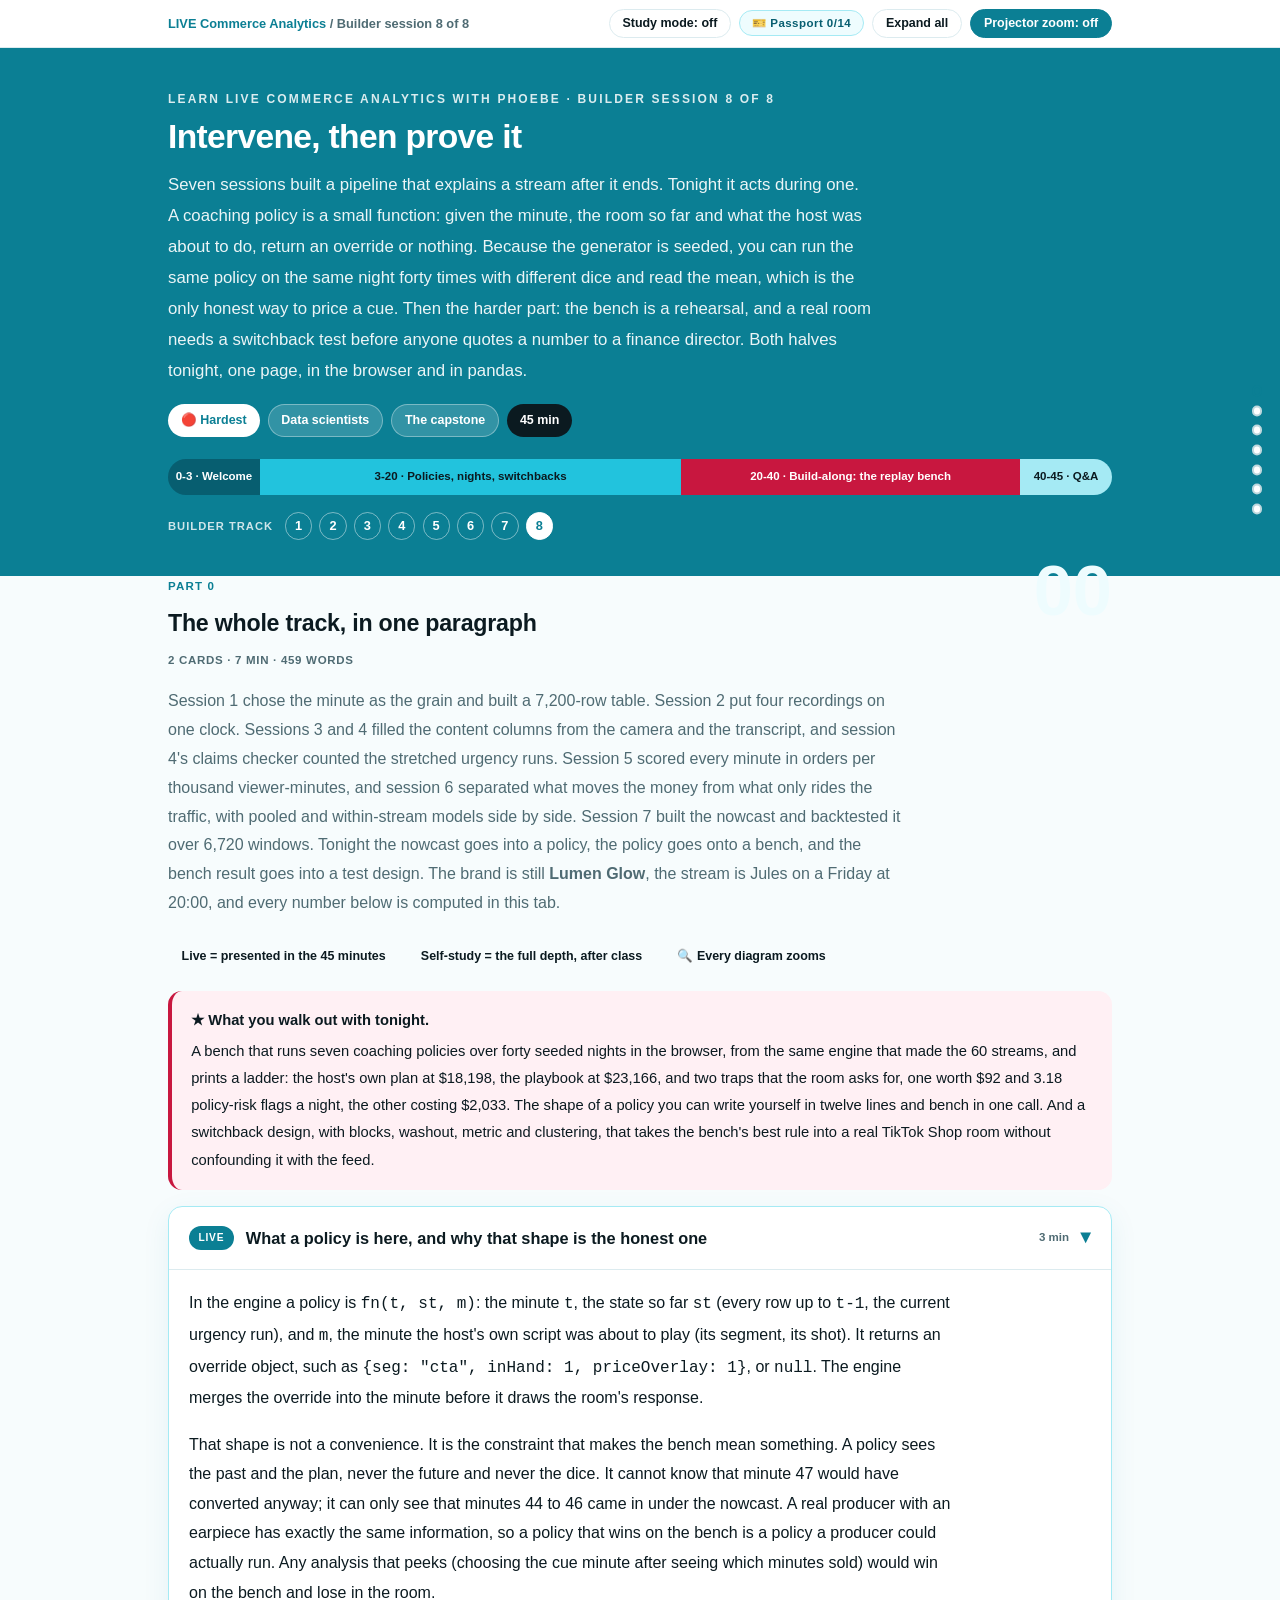
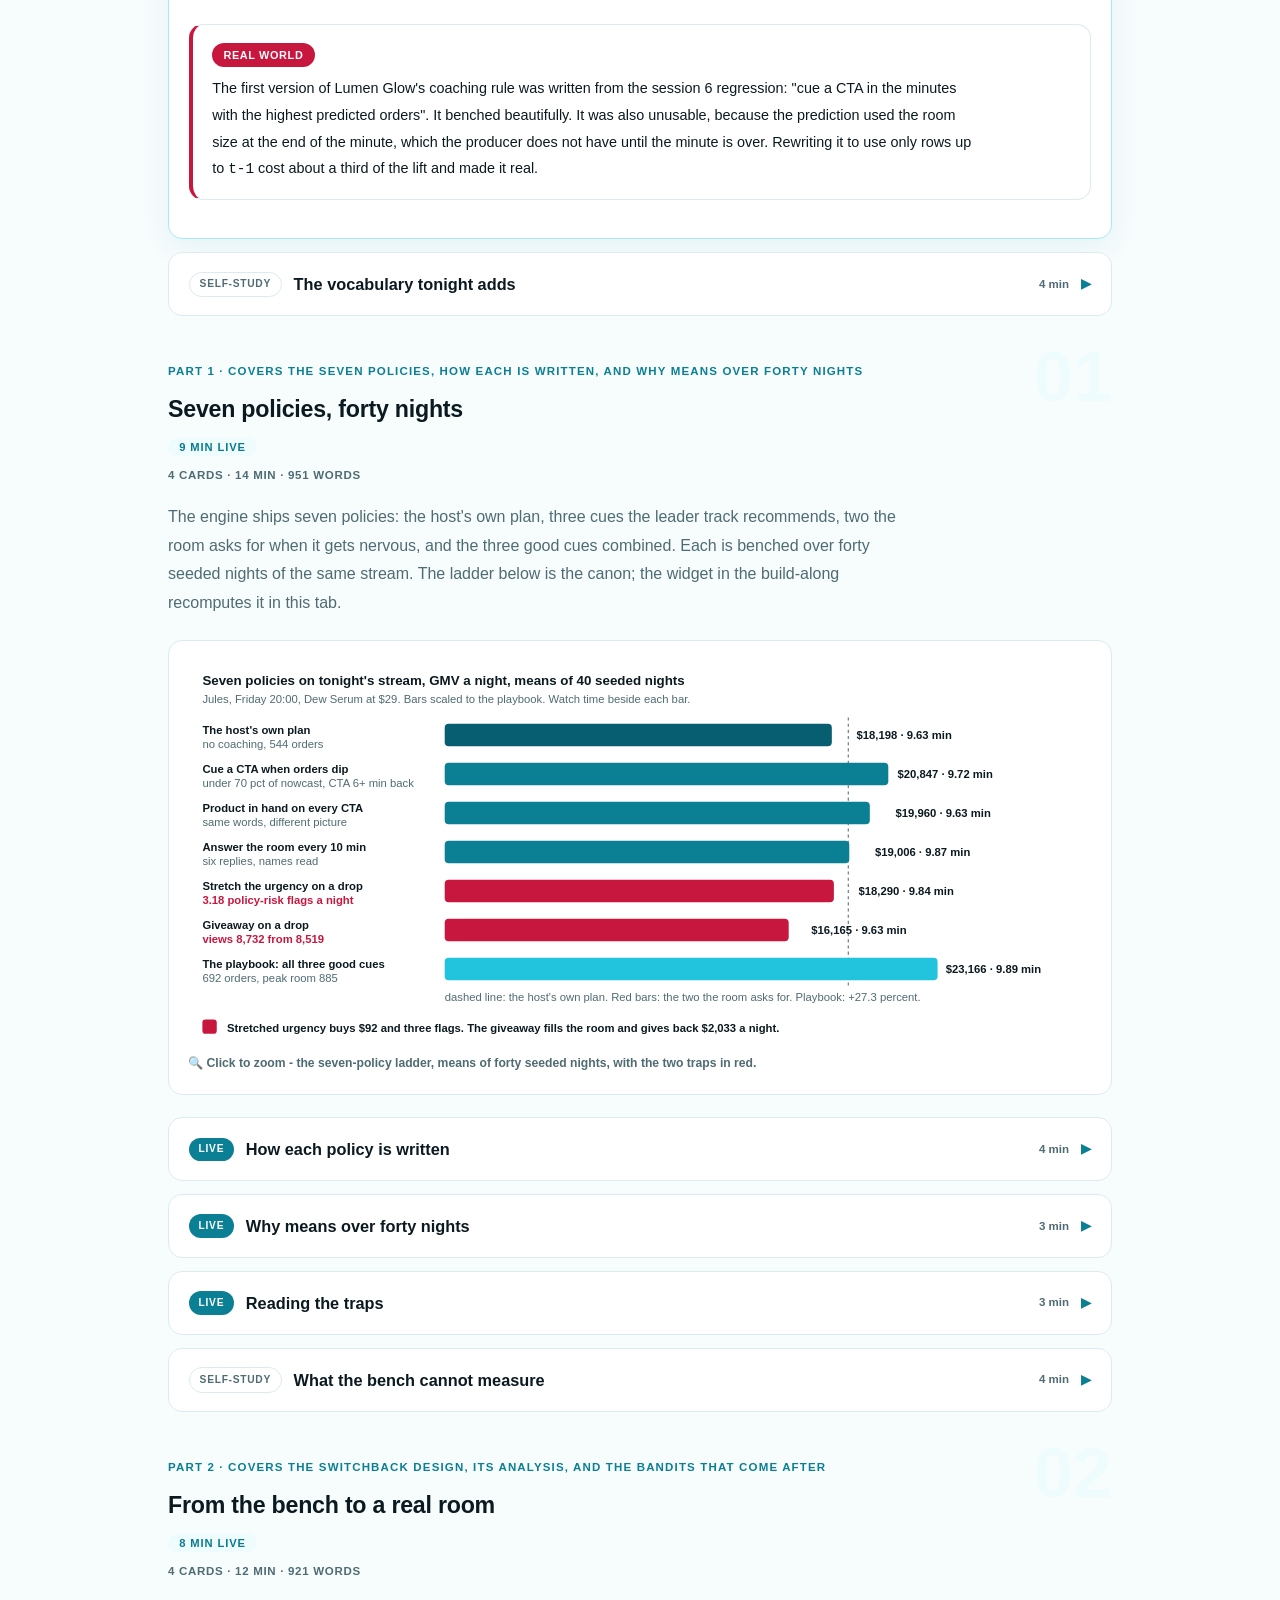
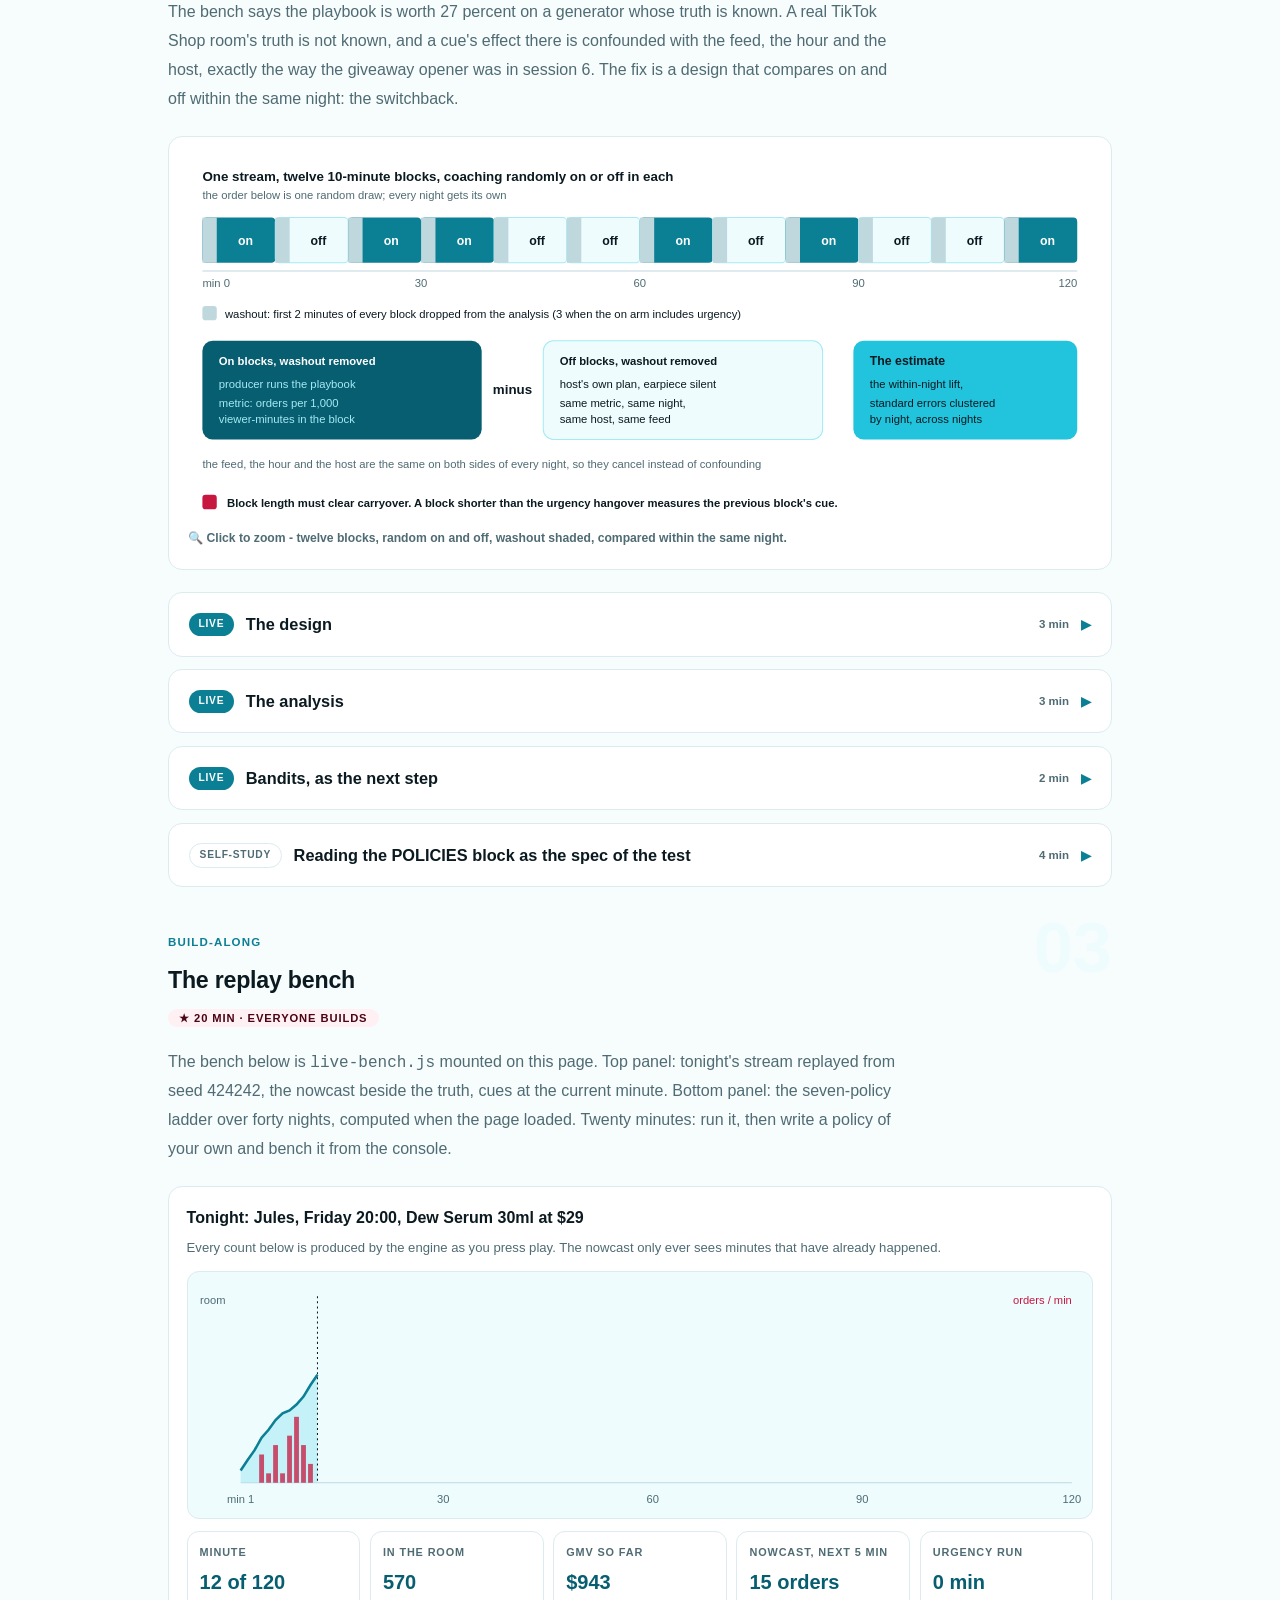
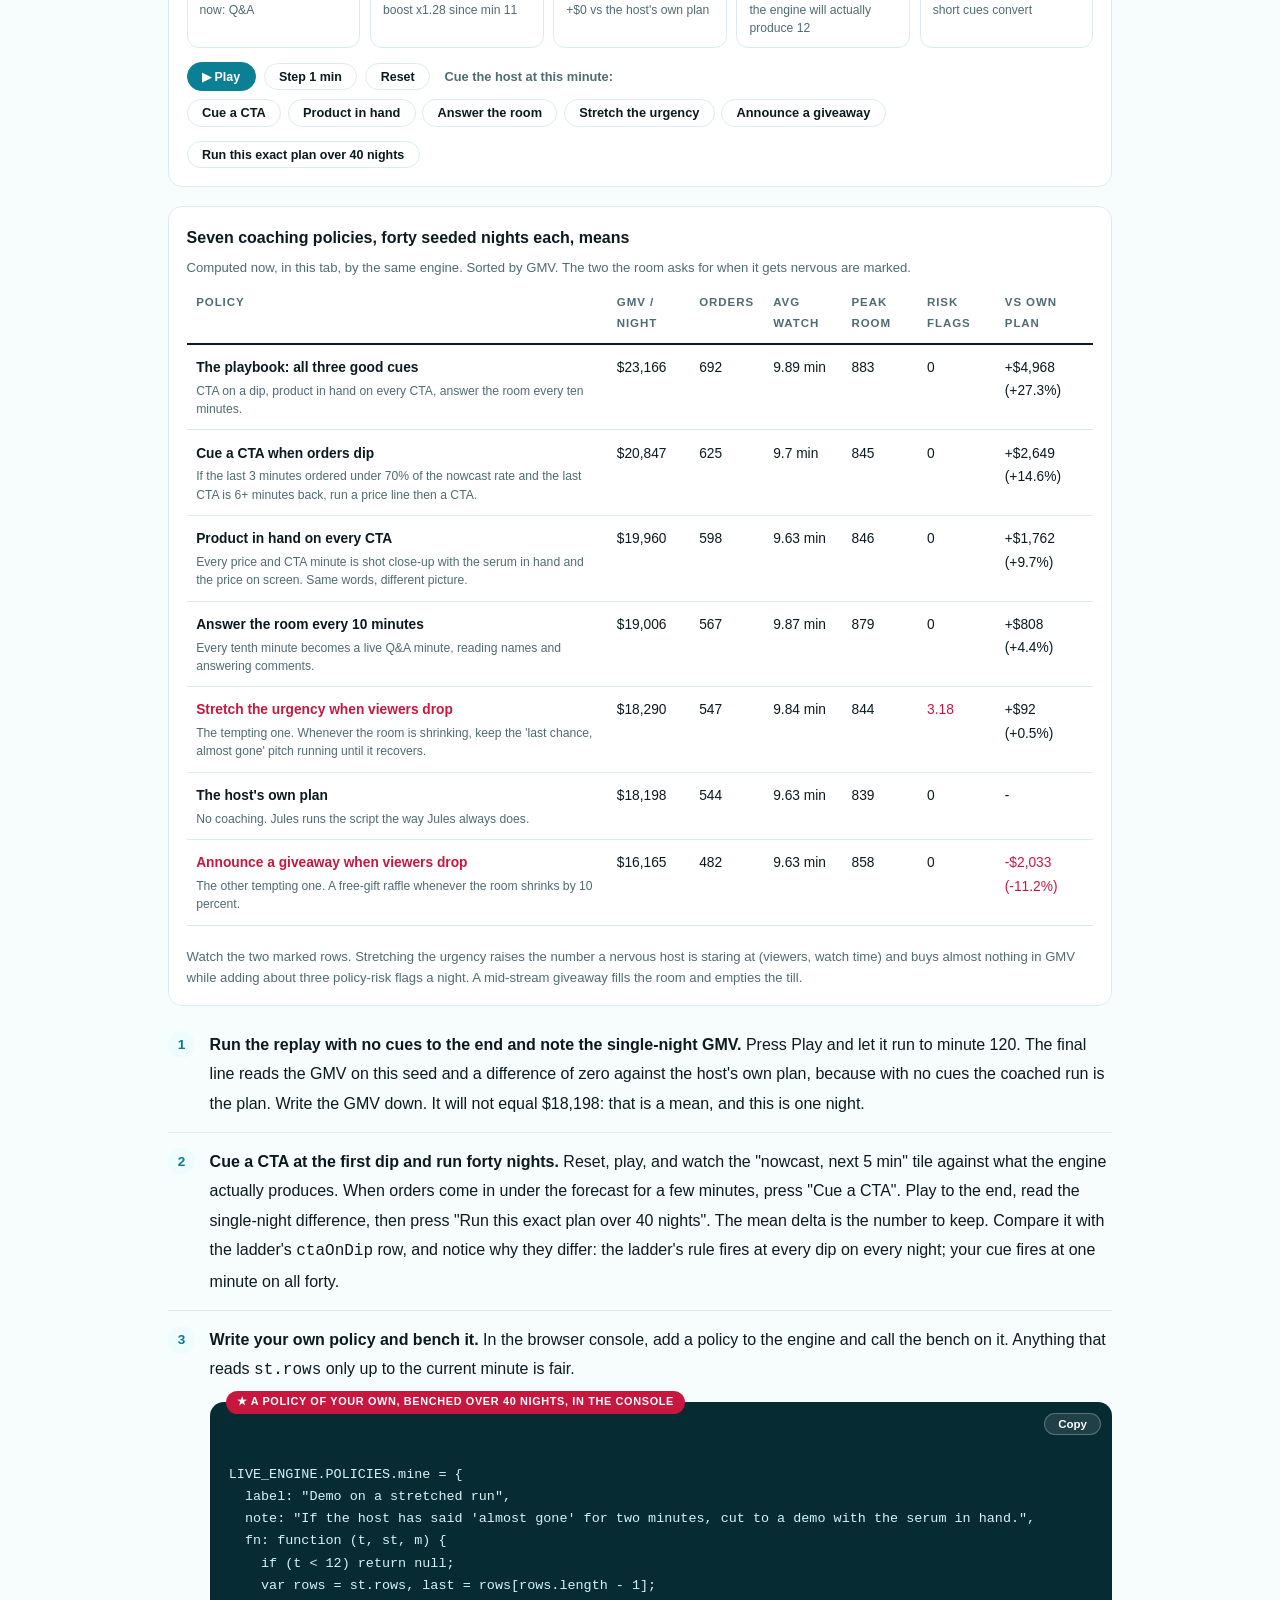
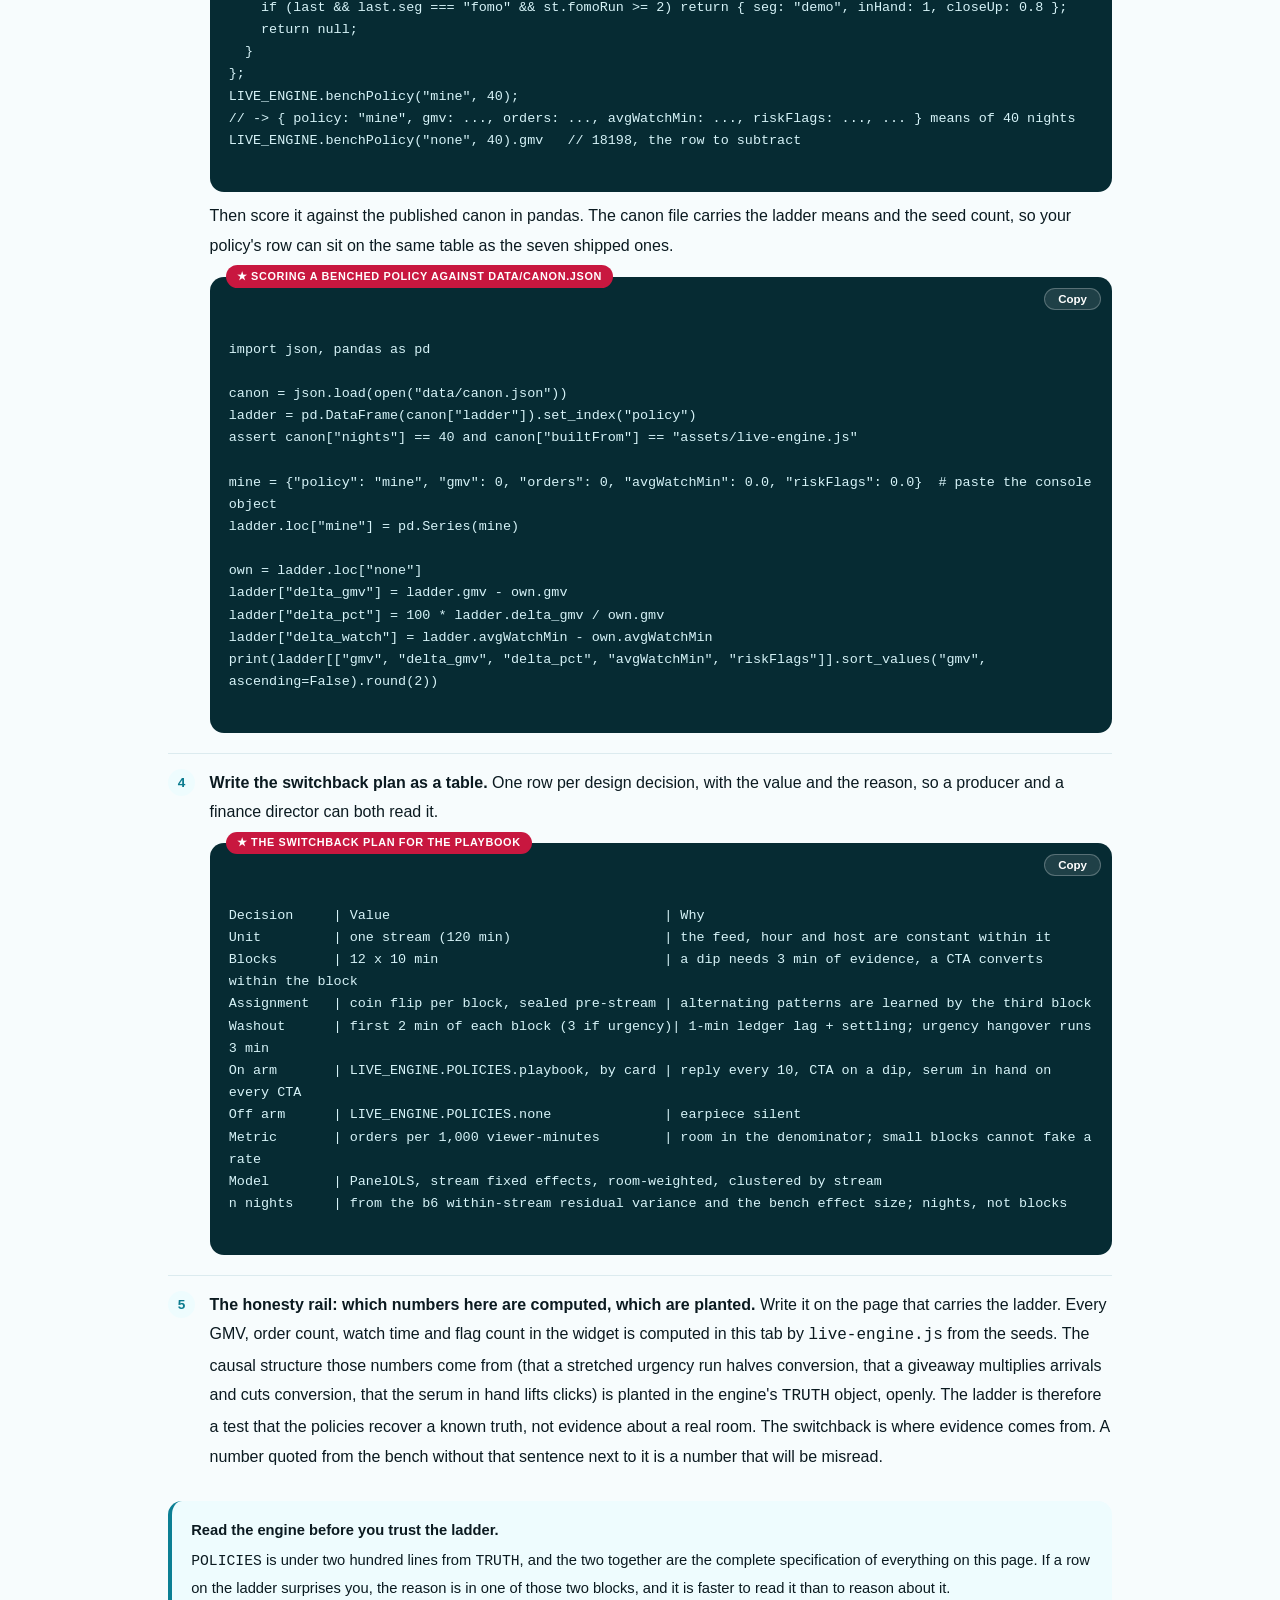
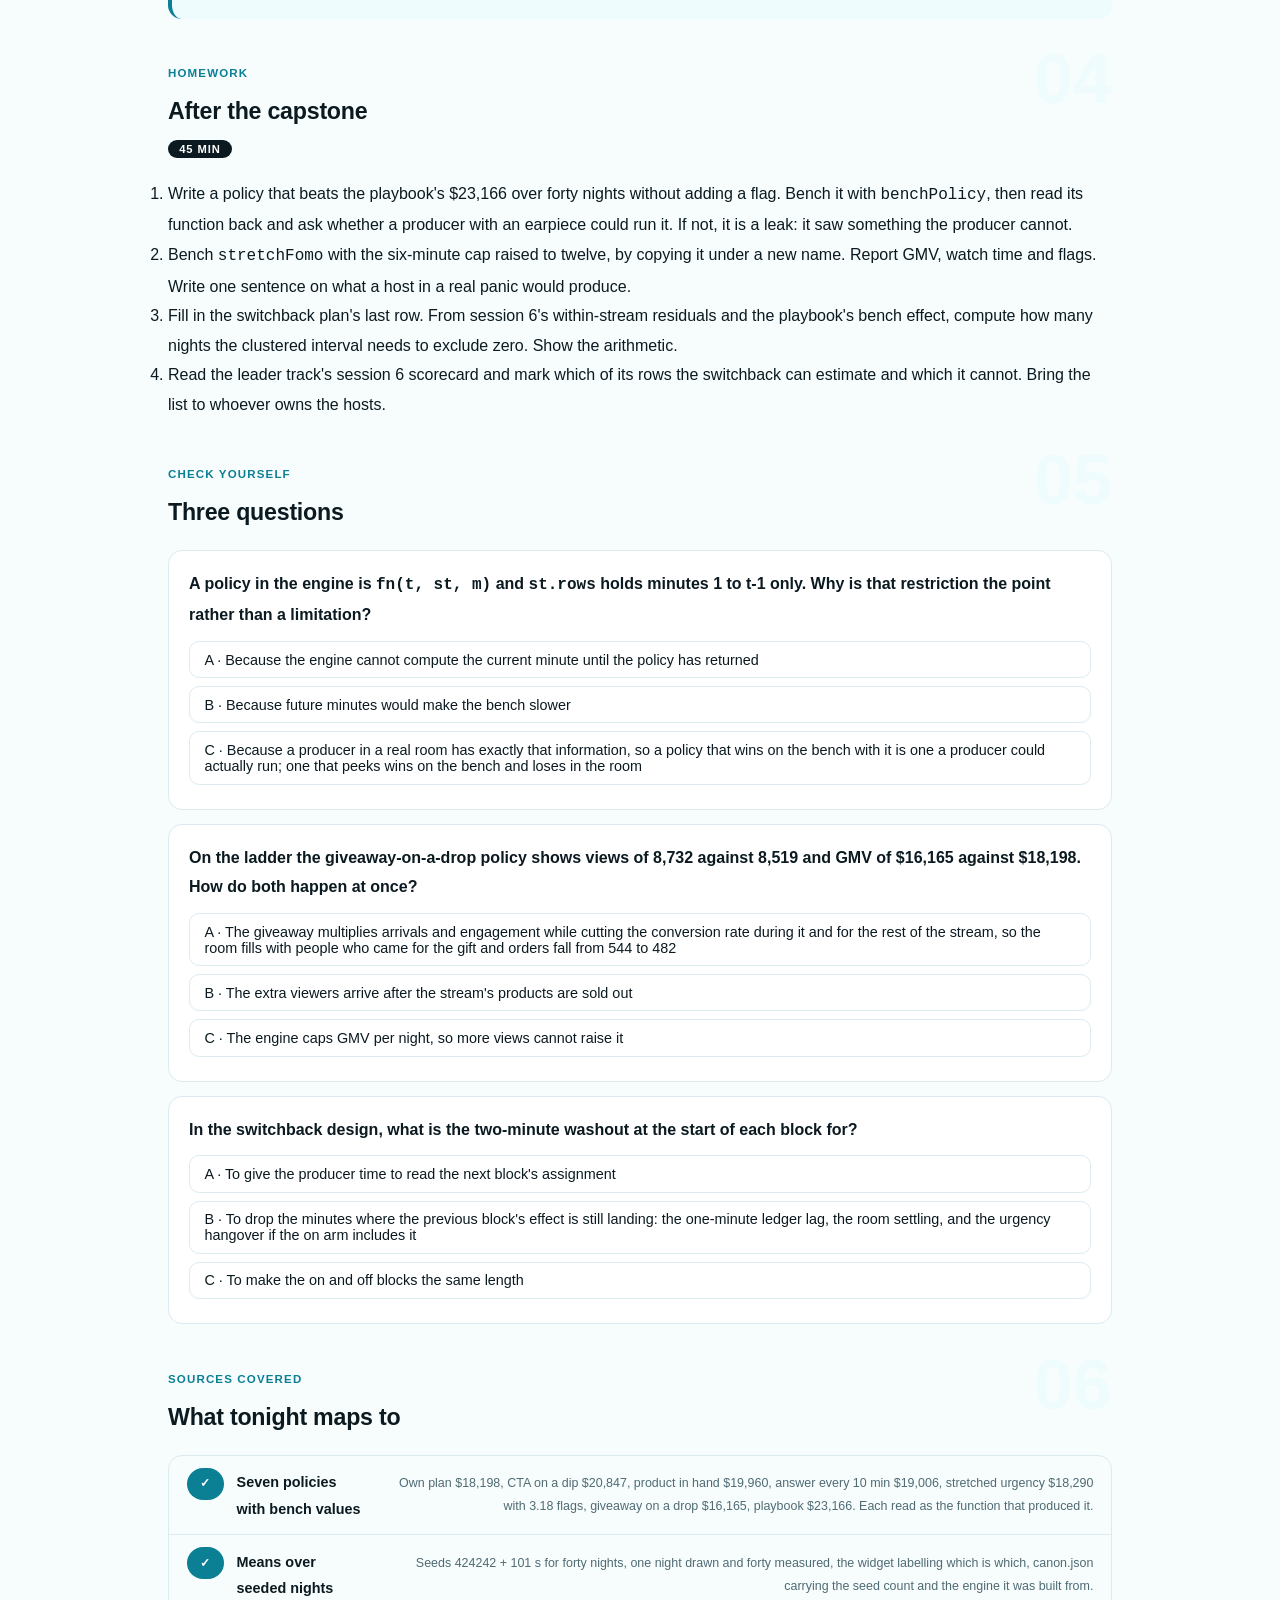
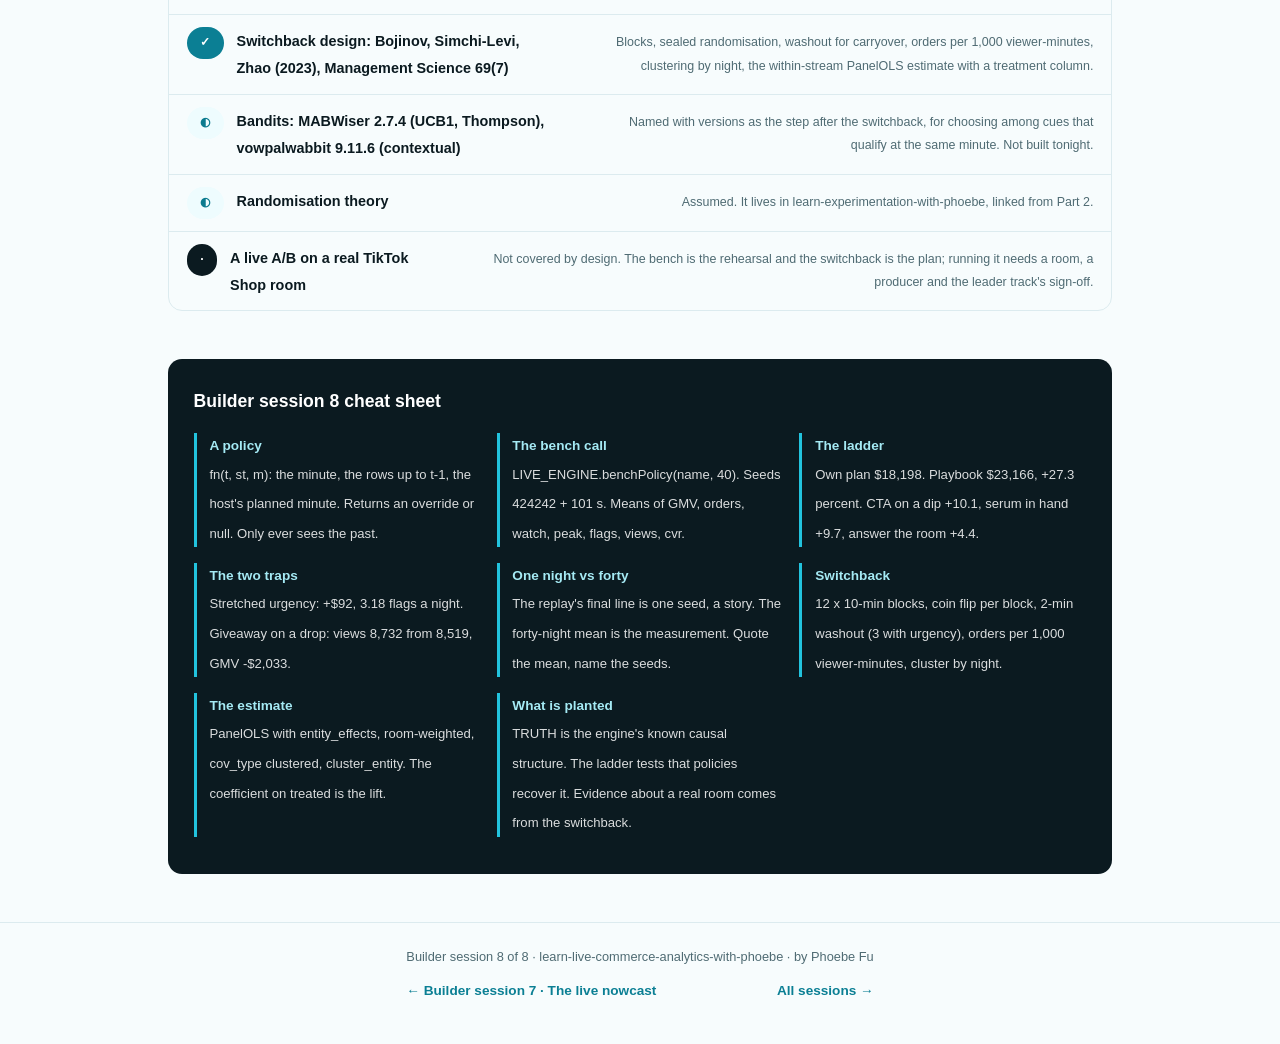
<file: courses/b8-intervene.html>
<!DOCTYPE html>
<html lang="en">
<head>
<meta charset="UTF-8">
<meta name="viewport" content="width=device-width, initial-scale=1.0">
<!-- social:start -->
<meta name="description" content="Builder session 8 of 8. The replay bench: seven coaching policies as functions of the past, run over forty seeded nights in the browser, read as a ladder with two traps. Then the switchback design that takes the result into a real room, and the bandits that come after.">
<meta property="og:type" content="article">
<meta property="og:site_name" content="Learn with Phoebe">
<meta property="og:title" content="Intervene, then prove it - learn live commerce analytics with phoebe">
<meta property="og:description" content="Builder session 8 of 8. A policy is a function of the minute, the room so far and the host's plan. Seven of them, forty nights each, computed live. The playbook is worth 27 percent; the giveaway costs 11.">
<meta property="og:url" content="https://phoebefu6.github.io/learn-live-commerce-analytics-with-phoebe/courses/b8-intervene.html">
<meta property="og:image" content="https://phoebefu6.github.io/learn-live-commerce-analytics-with-phoebe/assets/og-cover.png">
<meta property="og:image:width" content="1200">
<meta property="og:image:height" content="630">
<meta name="twitter:card" content="summary_large_image">
<meta name="twitter:title" content="Intervene, then prove it - learn live commerce analytics with phoebe">
<meta name="twitter:description" content="Write a policy that only sees the past, bench it over forty seeded nights, then design the switchback that proves it in a real room.">
<meta name="twitter:image" content="https://phoebefu6.github.io/learn-live-commerce-analytics-with-phoebe/assets/og-cover.png">
<!-- social:end -->
<title>Builder session 8 · Intervene, then prove it - learn live commerce analytics with phoebe</title>
<link rel="stylesheet" href="../assets/style.css?v=7">
</head>
<body>

<div class="toolbar">
  <div class="wrap">
    <span class="crumb"><a href="../index.html">LIVE Commerce Analytics</a> / Builder session 8 of 8</span>
    <button class="btn" id="toggle-all" type="button">Expand all</button>
    <button class="btn primary" id="zoom-toggle" type="button">Projector zoom: off</button>
  </div>
</div>

<header class="masthead">
  <div class="wrap">
    <div class="eyebrow">Learn LIVE Commerce Analytics with Phoebe · Builder session 8 of 8</div>
    <h1>Intervene, <span class="accent">then prove it</span></h1>
    <p class="sub">Seven sessions built a pipeline that explains a stream after it ends. Tonight it acts during one. A coaching policy is a small function: given the minute, the room so far and what the host was about to do, return an override or nothing. Because the generator is seeded, you can run the same policy on the same night forty times with different dice and read the mean, which is the only honest way to price a cue. Then the harder part: the bench is a rehearsal, and a real room needs a switchback test before anyone quotes a number to a finance director. Both halves tonight, one page, in the browser and in pandas.</p>
    <div class="chip-row">
      <span class="chip level">🔴 Hardest</span>
      <span class="chip audience">Data scientists</span>
      <span class="chip audience">The capstone</span>
      <span class="chip time">45 min</span>
    </div>
    <div class="agenda">
      <span class="a1" style="flex:1">0-3 · Welcome</span>
      <span class="a2" style="flex:5">3-20 · Policies, nights, switchbacks</span>
      <span class="a3" style="flex:4">20-40 · Build-along: the replay bench</span>
      <span class="a4" style="flex:1">40-45 · Q&amp;A</span>
    </div>
  </div>
</header>

<main class="wrap">

  <!-- ============ INTRO ============ -->
  <section class="section" id="intro">
    <div class="section-kicker">
      <span class="klabel">Part 0</span>
      <h2>The whole track, in one paragraph</h2>
    </div>
    <p class="lede">Session 1 chose the minute as the grain and built a 7,200-row table. Session 2 put four recordings on one clock. Sessions 3 and 4 filled the content columns from the camera and the transcript, and session 4's claims checker counted the stretched urgency runs. Session 5 scored every minute in orders per thousand viewer-minutes, and session 6 separated what moves the money from what only rides the traffic, with pooled and within-stream models side by side. Session 7 built the nowcast and backtested it over 6,720 windows. Tonight the nowcast goes into a policy, the policy goes onto a bench, and the bench result goes into a test design. The brand is still <strong>Lumen Glow</strong>, the stream is Jules on a Friday at 20:00, and every number below is computed in this tab.</p>

    <div class="legend">
      <span class="pill">Live = presented in the 45 minutes</span>
      <span class="pill">Self-study = the full depth, after class</span>
      <span class="pill">🔍 Every diagram zooms</span>
    </div>

    <div class="callout win">
      <p><strong>★ What you walk out with tonight.</strong> A bench that runs seven coaching policies over forty seeded nights in the browser, from the same engine that made the 60 streams, and prints a ladder: the host's own plan at $18,198, the playbook at $23,166, and two traps that the room asks for, one worth $92 and 3.18 policy-risk flags a night, the other costing $2,033. The shape of a policy you can write yourself in twelve lines and bench in one call. And a switchback design, with blocks, washout, metric and clustering, that takes the bench's best rule into a real TikTok Shop room without confounding it with the feed.</p>
    </div>

    <details class="card" open>
      <summary><span class="mode live">Live</span>What a policy is here, and why that shape is the honest one<span class="mini">3 min</span><span class="caret">▶</span></summary>
      <div class="body">
        <p>In the engine a policy is <code>fn(t, st, m)</code>: the minute <code>t</code>, the state so far <code>st</code> (every row up to <code>t-1</code>, the current urgency run), and <code>m</code>, the minute the host's own script was about to play (its segment, its shot). It returns an override object, such as <code>{seg: "cta", inHand: 1, priceOverlay: 1}</code>, or <code>null</code>. The engine merges the override into the minute before it draws the room's response.</p>
        <p>That shape is not a convenience. It is the constraint that makes the bench mean something. A policy sees the past and the plan, never the future and never the dice. It cannot know that minute 47 would have converted anyway; it can only see that minutes 44 to 46 came in under the nowcast. A real producer with an earpiece has exactly the same information, so a policy that wins on the bench is a policy a producer could actually run. Any analysis that peeks (choosing the cue minute after seeing which minutes sold) would win on the bench and lose in the room.</p>
        <div class="callout example">
          <span class="ex-pill">Real world</span>
          <p>The first version of Lumen Glow's coaching rule was written from the session 6 regression: "cue a CTA in the minutes with the highest predicted orders". It benched beautifully. It was also unusable, because the prediction used the room size at the end of the minute, which the producer does not have until the minute is over. Rewriting it to use only rows up to <code>t-1</code> cost about a third of the lift and made it real.</p>
        </div>
      </div>
    </details>

    <details class="card">
      <summary><span class="mode self">Self-study</span>The vocabulary tonight adds<span class="mini">4 min</span><span class="caret">▶</span></summary>
      <div class="body">
        <ul>
          <li><strong>Policy</strong> - a function of the minute, the room so far and the host's plan that returns an override or nothing. Seven live in <code>LIVE_ENGINE.POLICIES</code>.</li>
          <li><strong>Override</strong> - the fields a cue changes in the minute about to play: segment, product in hand, close-up ratio, price overlay, replies, giveaway.</li>
          <li><strong>Seeded night</strong> - one run of tonight's stream from a fixed seed. Same seed, same dice, so two policies on one seed differ only by the cues.</li>
          <li><strong>Ladder</strong> - every policy benched over the same nights, sorted by GMV, read against the host's own plan.</li>
          <li><strong>Carryover</strong> - the effect of a minute leaking into the next: the one-minute ledger lag from session 2, and the urgency hangover that lowers conversion for three minutes after a stretched run.</li>
          <li><strong>Washout</strong> - minutes at the start of each block dropped from the analysis so carryover from the previous block does not land in this one.</li>
          <li><strong>Switchback</strong> - an experiment that alternates treatment on and off in time blocks within one unit (here one stream), so the comparison is within the same night and the same feed.</li>
          <li><strong>Bandit</strong> - an algorithm that chooses among cues online, spending some minutes exploring and most exploiting the current best. Named tonight, not built.</li>
        </ul>
      </div>
    </details>
  </section>

  <!-- ============ PART 1 ============ -->
  <section class="section" id="part-1">
    <div class="section-kicker">
      <span class="klabel">Part 1 · covers the seven policies, how each is written, and why means over forty nights</span>
      <h2>Seven policies, forty nights</h2>
      <span class="tag concept">9 min live</span>
    </div>
    <p class="lede">The engine ships seven policies: the host's own plan, three cues the leader track recommends, two the room asks for when it gets nervous, and the three good cues combined. Each is benched over forty seeded nights of the same stream. The ladder below is the canon; the widget in the build-along recomputes it in this tab.</p>

    <figure class="zoomable">
      <svg viewBox="0 0 880 372" xmlns="http://www.w3.org/2000/svg" role="img" aria-label="The ladder as horizontal bars, GMV per night as the mean of forty seeded nights of tonight's stream. Host's own plan 18,198 dollars, watch 9.63 minutes. Cue a CTA on a dip 20,847, watch 9.72. Product in hand on every CTA 19,960, watch 9.63. Answer the room every ten minutes 19,006, watch 9.87. Stretch the urgency on a drop 18,290, watch 9.84, with 3.18 policy-risk flags a night. Giveaway on a drop 16,165, watch 9.63, views up to 8,732 from 8,519. The playbook of all three good cues 23,166, watch 9.90. A dashed line marks the own-plan value.">
        <style>
          .b8aHd { font: 800 13px Inter, sans-serif; fill: #0B1A20; }
          .b8aL { font: 700 11px Inter, sans-serif; fill: #0B1A20; }
          .b8aS { font: 400 11px Inter, sans-serif; fill: #4F6B73; }
          .b8aV { font: 700 11px Inter, sans-serif; fill: #0B1A20; }
          .b8aR { font: 700 11px Inter, sans-serif; fill: #C8173F; }
          .b8aN { font: 700 11px Inter, sans-serif; fill: #0B1A20; }
        </style>
        <text class="b8aHd" x="14" y="24">Seven policies on tonight's stream, GMV a night, means of 40 seeded nights</text>
        <text class="b8aS" x="14" y="42">Jules, Friday 20:00, Dew Serum at $29. Bars scaled to the playbook. Watch time beside each bar.</text>

        <line x1="643" y1="56" x2="643" y2="318" stroke="#4F6B73" stroke-width="1" stroke-dasharray="3 3"></line>

        <text class="b8aL" x="14" y="72">The host's own plan</text>
        <text class="b8aS" x="14" y="86">no coaching, 544 orders</text>
        <rect x="250" y="62" width="377" height="22" rx="4" fill="#075E70"></rect>
        <text class="b8aV" x="651" y="77">$18,198 · 9.63 min</text>

        <text class="b8aL" x="14" y="110">Cue a CTA when orders dip</text>
        <text class="b8aS" x="14" y="124">under 70 pct of nowcast, CTA 6+ min back</text>
        <rect x="250" y="100" width="432" height="22" rx="4" fill="#0B7F94"></rect>
        <text class="b8aV" x="691" y="115">$20,847 · 9.72 min</text>

        <text class="b8aL" x="14" y="148">Product in hand on every CTA</text>
        <text class="b8aS" x="14" y="162">same words, different picture</text>
        <rect x="250" y="138" width="414" height="22" rx="4" fill="#0B7F94"></rect>
        <text class="b8aV" x="689" y="153">$19,960 · 9.63 min</text>

        <text class="b8aL" x="14" y="186">Answer the room every 10 min</text>
        <text class="b8aS" x="14" y="200">six replies, names read</text>
        <rect x="250" y="176" width="394" height="22" rx="4" fill="#0B7F94"></rect>
        <text class="b8aV" x="669" y="191">$19,006 · 9.87 min</text>

        <text class="b8aL" x="14" y="224">Stretch the urgency on a drop</text>
        <text class="b8aR" x="14" y="238">3.18 policy-risk flags a night</text>
        <rect x="250" y="214" width="379" height="22" rx="4" fill="#C8173F"></rect>
        <text class="b8aV" x="653" y="229">$18,290 · 9.84 min</text>

        <text class="b8aL" x="14" y="262">Giveaway on a drop</text>
        <text class="b8aR" x="14" y="276">views 8,732 from 8,519</text>
        <rect x="250" y="252" width="335" height="22" rx="4" fill="#C8173F"></rect>
        <text class="b8aV" x="607" y="267">$16,165 · 9.63 min</text>

        <text class="b8aL" x="14" y="300">The playbook: all three good cues</text>
        <text class="b8aS" x="14" y="314">692 orders, peak room 885</text>
        <rect x="250" y="290" width="480" height="22" rx="4" fill="#22C3DD"></rect>
        <text class="b8aV" x="738" y="305">$23,166 · 9.89 min</text>

        <text class="b8aS" x="250" y="332">dashed line: the host's own plan. Red bars: the two the room asks for. Playbook: +27.3 percent.</text>

        <rect x="14" y="350" width="14" height="14" rx="3" fill="#C8173F"></rect>
        <text class="b8aN" x="38" y="362">Stretched urgency buys $92 and three flags. The giveaway fills the room and gives back $2,033 a night.</text>
      </svg>
      <figcaption>🔍 Click to zoom - the seven-policy ladder, means of forty seeded nights, with the two traps in red.</figcaption>
    </figure>

    <details class="card">
      <summary><span class="mode live">Live</span>How each policy is written<span class="mini">4 min</span><span class="caret">▶</span></summary>
      <div class="body">
        <p>Every policy in <code>LIVE_ENGINE.POLICIES</code> is a few lines. Reading them is the fastest way to know exactly what the ladder measured, because the label is a summary and the function is the spec.</p>
        <table class="clean">
          <thead>
            <tr><th>Policy</th><th>The logic, as written</th><th>Override returned</th></tr>
          </thead>
          <tbody>
            <tr><td><code>none</code></td><td><code>fn</code> is <code>null</code>. Jules runs the script as written.</td><td>nothing</td></tr>
            <tr><td><code>ctaOnDip</code></td><td>From minute 12. Take the three-minute nowcast from rows up to <code>t-1</code>. If the last 3 minutes ordered under 70 percent of it, and the last CTA is 6+ minutes back: fire.</td><td><code>seg</code> is <code>price</code> if the last price line is 6+ minutes back, else <code>cta</code>; <code>inHand: 1, priceOverlay: 1</code></td></tr>
            <tr><td><code>showOnCta</code></td><td>Whenever the host's own minute is a <code>cta</code> or a <code>price</code> minute.</td><td><code>inHand: 1, closeUp: 0.8, priceOverlay: 1</code></td></tr>
            <tr><td><code>replyEvery10</code></td><td>Every tenth minute, unless the host's own minute is a CTA.</td><td><code>seg: "qna", replies: 6</code></td></tr>
            <tr><td><code>stretchFomo</code></td><td>After minute 10. If the last minute was urgency and the run is under 6, keep going while the room sits below 97 percent of its 8-minute high. Otherwise start a run on three consecutive shrinking minutes.</td><td><code>seg: "fomo"</code></td></tr>
            <tr><td><code>giveawayOnDrop</code></td><td>After minute 10, on three consecutive shrinking minutes.</td><td><code>seg: "hook", giveaway: true</code></td></tr>
            <tr><td><code>playbook</code></td><td><code>replyEvery10</code>, else <code>ctaOnDip</code>, else <code>showOnCta</code>. First non-null wins.</td><td>whichever fired</td></tr>
          </tbody>
        </table>
        <p>Two details that matter for the numbers. The dip rule uses a three-minute nowcast horizon for the comparison and the widget's tile shows the five-minute one; both come from the same function. And <code>stretchFomo</code> is capped at six consecutive minutes, which is about as long as a host can say "almost gone" before even they stop believing it, so its 3.18 flags a night is a floor for what a real host in a real panic would produce, not a ceiling.</p>
      </div>
    </details>

    <details class="card">
      <summary><span class="mode live">Live</span>Why means over forty nights<span class="mini">3 min</span><span class="caret">▶</span></summary>
      <div class="body">
        <p>The bench seeds are written down: <code>424242 + s * 101</code> for <code>s</code> from 0 to 39. Night 0 is the one the replay panel shows; nights 1 to 39 differ only in the dice. Every policy is run on all forty and the summary means are reported. That is the whole method, and it is what <code>LIVE_ENGINE.benchPolicy(name, 40)</code> does.</p>
        <p>One night is drawn. On seed 424242 a CTA at minute 43 lands on whatever the room happened to be at minute 43. The difference against the host's own plan on that seed is a real number and it is a story: it could be twice the mean or negative. Forty nights is measured, because the same rule fires at whatever minutes its trigger fires on across forty rooms, and the mean of the difference is the rule's value with the dice averaged out. The widget shows both and labels which is which: the replay's final line says "on this seed", the forty-night button says "mean of 40 seeded nights", and the ladder says "means" in its header.</p>
        <div class="callout tip">
          <p><strong>The seeds are the reproducibility.</strong> Anyone with the engine file can recompute the ladder to the dollar. That is why the canon in <code>data/canon.json</code> carries <code>builtFrom: assets/live-engine.js</code> and the night count, and why a number quoted from this page can be checked rather than trusted.</p>
        </div>
      </div>
    </details>

    <details class="card">
      <summary><span class="mode live">Live</span>Reading the traps<span class="mini">3 min</span><span class="caret">▶</span></summary>
      <div class="body">
        <p><strong>Stretched urgency</strong> moves the number the host watches. Watch time goes from 9.63 to 9.84 minutes, the room holds, and GMV moves from $18,198 to $18,290: $92 a night, well inside the spread of a Friday. What it also buys is 3.18 policy-risk flags a night, the session 4 counter firing on every fourth consecutive urgency minute. On the ladder it is the row where the metric a nervous host optimises and the metric the business is paid in point in different directions.</p>
        <p><strong>The giveaway on a drop</strong> moves views up, 8,732 from 8,519, and GMV down by $2,033 to $16,165. The engine's giveaway minutes multiply arrivals and engagement and cut the conversion rate during them and for the rest of the stream after them; that is the session 2 finding placed mid-stream, where it lands on people who were about to buy. Orders fall from 544 to 482. The ladder row reads as a bigger room with an emptier till, which is exactly what the seller dashboard would show the next morning, as views up and GPM down.</p>
        <div class="callout example">
          <span class="ex-pill">Real world</span>
          <p>The first time the ladder was shown to Lumen Glow's hosts, one of them asked why the two red rows were on it at all. The answer was that they were the two rules the hosts were already running, unwritten. Writing them down as functions was the only way to bench them, and benching them was the only way the conversation stopped being about feelings.</p>
        </div>
      </div>
    </details>

    <details class="card">
      <summary><span class="mode self">Self-study</span>What the bench cannot measure<span class="mini">4 min</span><span class="caret">▶</span></summary>
      <div class="body">
        <p>Two things are outside the engine by construction. The first is <strong>the feed's reaction to a flagged account</strong>. The bench counts flags; it does not model what the platform does with them. A LIVE stamped Risk on the diagnosis page loses future traffic, and the size of that loss is the platform's and not in any recording. So the stretched-urgency row's $92 is an overstatement: the true value of that rule is $92 minus whatever three flags a night cost in next week's rooms, and the sign of that is not in doubt.</p>
        <p>The second is <strong>a real room's memory of last week</strong>. The engine draws each night fresh from the seed. A real audience that was promised "last chance" on Friday and saw the same serum at the same price on Monday remembers, and its conversion on the next urgency line is lower than the engine's. Followers who came back for a giveaway that did not repeat are also not modelled. Both effects make the traps worse in reality than on the ladder, and neither makes the good cues better, which is the direction of error you want a rehearsal to have.</p>
        <p>What the bench also cannot do is prove anything about a room it has not seen. That is the point of Part 2.</p>
      </div>
    </details>
  </section>

  <!-- ============ PART 2 ============ -->
  <section class="section" id="part-2">
    <div class="section-kicker">
      <span class="klabel">Part 2 · covers the switchback design, its analysis, and the bandits that come after</span>
      <h2>From the bench to a real room</h2>
      <span class="tag concept">8 min live</span>
    </div>
    <p class="lede">The bench says the playbook is worth 27 percent on a generator whose truth is known. A real TikTok Shop room's truth is not known, and a cue's effect there is confounded with the feed, the hour and the host, exactly the way the giveaway opener was in session 6. The fix is a design that compares on and off within the same night: the switchback.</p>

    <figure class="zoomable">
      <svg viewBox="0 0 880 352" xmlns="http://www.w3.org/2000/svg" role="img" aria-label="A switchback timeline for one 120-minute stream cut into twelve 10-minute blocks, each randomly assigned to coaching on or off. The first two minutes of every block are shaded as washout and dropped from the analysis. Below, the comparison: orders per 1,000 viewer-minutes in on blocks against off blocks within the same night, same host, same feed, clustered by night across many nights.">
        <style>
          .b8bHd { font: 800 13px Inter, sans-serif; fill: #0B1A20; }
          .b8bOn { font: 800 12px Inter, sans-serif; fill: #fff; }
          .b8bOff { font: 800 12px Inter, sans-serif; fill: #0B1A20; }
          .b8bB { font: 400 11px Inter, sans-serif; fill: #0B1A20; }
          .b8bM { font: 400 11px Inter, sans-serif; fill: #4F6B73; }
          .b8bN { font: 700 11px Inter, sans-serif; fill: #0B1A20; }
          .b8bP { font: 700 11px Inter, sans-serif; fill: #fff; }
        </style>
        <text class="b8bHd" x="14" y="24">One stream, twelve 10-minute blocks, coaching randomly on or off in each</text>
        <text class="b8bM" x="14" y="42">the order below is one random draw; every night gets its own</text>

        <rect x="14" y="60" width="71" height="44" rx="4" fill="#0B7F94"></rect>
        <rect x="14" y="60" width="14" height="44" fill="#BFD8DE"></rect>
        <text class="b8bOn" x="56" y="87" text-anchor="middle">on</text>
        <rect x="85" y="60" width="71" height="44" rx="4" fill="#EEFCFE" stroke="#A5EAF4"></rect>
        <rect x="85" y="60" width="14" height="44" fill="#BFD8DE"></rect>
        <text class="b8bOff" x="127" y="87" text-anchor="middle">off</text>
        <rect x="156" y="60" width="71" height="44" rx="4" fill="#0B7F94"></rect>
        <rect x="156" y="60" width="14" height="44" fill="#BFD8DE"></rect>
        <text class="b8bOn" x="198" y="87" text-anchor="middle">on</text>
        <rect x="227" y="60" width="71" height="44" rx="4" fill="#0B7F94"></rect>
        <rect x="227" y="60" width="14" height="44" fill="#BFD8DE"></rect>
        <text class="b8bOn" x="269" y="87" text-anchor="middle">on</text>
        <rect x="298" y="60" width="71" height="44" rx="4" fill="#EEFCFE" stroke="#A5EAF4"></rect>
        <rect x="298" y="60" width="14" height="44" fill="#BFD8DE"></rect>
        <text class="b8bOff" x="340" y="87" text-anchor="middle">off</text>
        <rect x="369" y="60" width="71" height="44" rx="4" fill="#EEFCFE" stroke="#A5EAF4"></rect>
        <rect x="369" y="60" width="14" height="44" fill="#BFD8DE"></rect>
        <text class="b8bOff" x="411" y="87" text-anchor="middle">off</text>
        <rect x="440" y="60" width="71" height="44" rx="4" fill="#0B7F94"></rect>
        <rect x="440" y="60" width="14" height="44" fill="#BFD8DE"></rect>
        <text class="b8bOn" x="482" y="87" text-anchor="middle">on</text>
        <rect x="511" y="60" width="71" height="44" rx="4" fill="#EEFCFE" stroke="#A5EAF4"></rect>
        <rect x="511" y="60" width="14" height="44" fill="#BFD8DE"></rect>
        <text class="b8bOff" x="553" y="87" text-anchor="middle">off</text>
        <rect x="582" y="60" width="71" height="44" rx="4" fill="#0B7F94"></rect>
        <rect x="582" y="60" width="14" height="44" fill="#BFD8DE"></rect>
        <text class="b8bOn" x="624" y="87" text-anchor="middle">on</text>
        <rect x="653" y="60" width="71" height="44" rx="4" fill="#EEFCFE" stroke="#A5EAF4"></rect>
        <rect x="653" y="60" width="14" height="44" fill="#BFD8DE"></rect>
        <text class="b8bOff" x="695" y="87" text-anchor="middle">off</text>
        <rect x="724" y="60" width="71" height="44" rx="4" fill="#EEFCFE" stroke="#A5EAF4"></rect>
        <rect x="724" y="60" width="14" height="44" fill="#BFD8DE"></rect>
        <text class="b8bOff" x="766" y="87" text-anchor="middle">off</text>
        <rect x="795" y="60" width="71" height="44" rx="4" fill="#0B7F94"></rect>
        <rect x="795" y="60" width="14" height="44" fill="#BFD8DE"></rect>
        <text class="b8bOn" x="837" y="87" text-anchor="middle">on</text>

        <line x1="14" y1="112" x2="866" y2="112" stroke="#BFD8DE"></line>
        <text class="b8bM" x="14" y="128">min 0</text>
        <text class="b8bM" x="227" y="128" text-anchor="middle">30</text>
        <text class="b8bM" x="440" y="128" text-anchor="middle">60</text>
        <text class="b8bM" x="653" y="128" text-anchor="middle">90</text>
        <text class="b8bM" x="866" y="128" text-anchor="end">120</text>

        <rect x="14" y="146" width="14" height="14" rx="3" fill="#BFD8DE"></rect>
        <text class="b8bB" x="36" y="158">washout: first 2 minutes of every block dropped from the analysis (3 when the on arm includes urgency)</text>

        <rect x="14" y="180" width="272" height="96" rx="10" fill="#075E70"></rect>
        <text class="b8bP" x="30" y="204">On blocks, washout removed</text>
        <text class="b8bB" x="30" y="226" style="fill:#A5EAF4">producer runs the playbook</text>
        <text class="b8bB" x="30" y="244" style="fill:#A5EAF4">metric: orders per 1,000</text>
        <text class="b8bB" x="30" y="260" style="fill:#A5EAF4">viewer-minutes in the block</text>

        <text class="b8bHd" x="316" y="232" text-anchor="middle">minus</text>

        <rect x="346" y="180" width="272" height="96" rx="10" fill="#EEFCFE" stroke="#A5EAF4"></rect>
        <text class="b8bN" x="362" y="204">Off blocks, washout removed</text>
        <text class="b8bB" x="362" y="226">host's own plan, earpiece silent</text>
        <text class="b8bB" x="362" y="244">same metric, same night,</text>
        <text class="b8bB" x="362" y="260">same host, same feed</text>

        <rect x="648" y="180" width="218" height="96" rx="10" fill="#22C3DD"></rect>
        <text class="b8bHd" x="664" y="204" style="font-size:12px">The estimate</text>
        <text class="b8bB" x="664" y="226">the within-night lift,</text>
        <text class="b8bB" x="664" y="244">standard errors clustered</text>
        <text class="b8bB" x="664" y="260">by night, across nights</text>

        <text class="b8bM" x="14" y="304">the feed, the hour and the host are the same on both sides of every night, so they cancel instead of confounding</text>

        <rect x="14" y="330" width="14" height="14" rx="3" fill="#C8173F"></rect>
        <text class="b8bN" x="38" y="342">Block length must clear carryover. A block shorter than the urgency hangover measures the previous block's cue.</text>
      </svg>
      <figcaption>🔍 Click to zoom - twelve blocks, random on and off, washout shaded, compared within the same night.</figcaption>
    </figure>

    <details class="card">
      <summary><span class="mode live">Live</span>The design<span class="mini">3 min</span><span class="caret">▶</span></summary>
      <div class="body">
        <p>A switchback alternates treatment on and off in time within one unit, so the unit is its own control. For a LIVE the unit is the stream and the time is blocks of minutes. The design, in the order you have to decide it:</p>
        <ul>
          <li><strong>Blocks.</strong> 10 minutes. Long enough that a CTA cued in the block converts in the block, given the one-minute ledger lag and the fact that the dip rule needs three minutes of evidence before it fires.</li>
          <li><strong>Randomisation.</strong> Each block is on or off by a coin flip made before the stream, sealed, and read by the producer at the block boundary. Not alternating, because a host learns an alternating pattern by the third block.</li>
          <li><strong>Washout.</strong> The first two minutes of every block are dropped from the analysis: one for the ledger lag from session 2, one for the room to settle. If the on arm includes any urgency line, three, because the engine's urgency hangover lowers conversion for three minutes after a stretched run, and a real room's is not shorter.</li>
          <li><strong>Metric.</strong> Orders per 1,000 viewer-minutes in the block, the session 5 rate, because it puts the room in the denominator and a block with a small room does not get a 67 percent conversion from two orders.</li>
          <li><strong>Clustering.</strong> Blocks within a night are not independent. Standard errors cluster by night, so the effective sample size is the number of nights, not the number of blocks.</li>
          <li><strong>How many nights.</strong> Enough that the clustered interval excludes zero if the bench's effect size is real. Compute it from the within-stream residual variance from session 6, not from a rule of thumb.</li>
        </ul>
        <p>The design and its analysis are laid out in Bojinov, Simchi-Levi and Zhao (2023), "Design and Analysis of Switchback Experiments", Management Science 69(7), which is where the carryover and block-length reasoning comes from. The randomisation theory behind all of it lives in a separate course: <a href="https://phoebefu6.github.io/learn-experimentation-with-phoebe/">learn-experimentation-with-phoebe</a>.</p>
      </div>
    </details>

    <details class="card">
      <summary><span class="mode live">Live</span>The analysis<span class="mini">3 min</span><span class="caret">▶</span></summary>
      <div class="body">
        <p>The analysis is the session 6 within-stream regression with one new column. Stream fixed effects absorb the night, the host and the feed; the treatment column carries the block assignment; standard errors cluster by stream. The coefficient on <code>treated</code> is the lift in orders per 1,000 viewer-minutes.</p>
        <div class="prompt-box good">
          <span class="label">★ The switchback estimate with linearmodels 7.0</span>
import pandas as pd
from linearmodels.panel import PanelOLS

m = pd.read_csv("data/derived/switchback_minutes.csv")     # stream_id, t, block, treated, room, orders
m["washout"] = (m.t - 1) % 10 &lt; 2                           # first 2 min of each 10-min block
d = m[~m.washout].copy()
d["opk"] = 1000 * d.orders / d.room                         # orders per 1,000 viewer-minutes
d = d.set_index(["stream_id", "t"])

res = PanelOLS(d.opk, d[["treated"]], entity_effects=True, weights=d.room).fit(
    cov_type="clustered", cluster_entity=True)
print(res.params["treated"], res.conf_int().loc["treated"].tolist())
        </div>
        <p>Weighting by the room is what stops a two-order block in a room of forty from counting like a twenty-order block in a room of eight hundred. Why the block length must clear carryover: if a stretched urgency run in an off block leaves a three-minute hangover and the next on block is only five minutes long with two of washout, three of the on block's five analysed minutes are still paying for the previous block's pitch, and the on arm is penalised for a cue it did not give. Ten-minute blocks with two or three minutes of washout leave seven clean minutes, which is why ten and not five.</p>
      </div>
    </details>

    <details class="card">
      <summary><span class="mode live">Live</span>Bandits, as the next step<span class="mini">2 min</span><span class="caret">▶</span></summary>
      <div class="body">
        <p>The switchback answers one question: is the playbook better than no playbook. The next question is which cue to fire when several qualify at the same minute, and that is an online choice, not an offline test. The tool for it is a bandit: an algorithm that plays each cue, reads the response, and shifts its choices toward the one that is paying, while still trying the others often enough to notice if the room changes.</p>
        <ul>
          <li><strong>MABWiser 2.7.4</strong> - context-free bandits with UCB1 and Thompson sampling, a clean fit for "which of three cues at a dip". The arms are the cues, the reward is the block's orders per 1,000 viewer-minutes.</li>
          <li><strong>vowpalwabbit 9.11.6</strong> - contextual bandits, where the context is the room so far (the nowcast gap, minutes since the last CTA, the urgency run). The policy becomes a learned function rather than a hand-written one.</li>
        </ul>
        <p>Named, not built. A bandit run before the switchback has proven the cues work is a bandit optimising among options nobody has shown to be positive, and its exploration minutes are real minutes in a real room. Prove the playbook first.</p>
      </div>
    </details>

    <details class="card">
      <summary><span class="mode self">Self-study</span>Reading the POLICIES block as the spec of the test<span class="mini">4 min</span><span class="caret">▶</span></summary>
      <div class="body">
        <p>Open <code>assets/live-engine.js</code> at the <code>POLICIES</code> object and read it as the protocol of the switchback. Every decision the producer has to make in an on block is already written there: what counts as a dip (three-minute orders under 70 percent of the three-minute nowcast), how long since the last CTA before another is allowed (six minutes), what the CTA minute looks like (serum in hand, price on screen), when a Q&amp;A minute happens (every tenth minute, never over a CTA). The <code>playbook</code> function's priority order (reply, then dip, then shot) is the tie-break rule when two triggers fire in the same minute.</p>
        <p>That is what makes the bench a rehearsal rather than a decoration: the on arm in the real room runs the same function a producer reads off a card, and the off arm is <code>none</code>. If the real-room lift comes in near the bench's, the engine's planted structure was close to the truth. If it does not, the gap is itself a finding about what the engine is missing, and the two lists in "What the bench cannot measure" are where to look first.</p>
      </div>
    </details>
  </section>

  <!-- ============ DEMO ============ -->
  <section class="section" id="demo-1">
    <div class="section-kicker">
      <span class="klabel">Build-along</span>
      <h2>The replay bench</h2>
      <span class="tag demo">★ 20 min · everyone builds</span>
    </div>
    <p class="lede">The bench below is <code>live-bench.js</code> mounted on this page. Top panel: tonight's stream replayed from seed 424242, the nowcast beside the truth, cues at the current minute. Bottom panel: the seven-policy ladder over forty nights, computed when the page loaded. Twenty minutes: run it, then write a policy of your own and bench it from the console.</p>

    <div data-live-bench></div>

    <div class="steps">
      <div class="step">
        <p><strong>Run the replay with no cues to the end and note the single-night GMV.</strong> Press Play and let it run to minute 120. The final line reads the GMV on this seed and a difference of zero against the host's own plan, because with no cues the coached run is the plan. Write the GMV down. It will not equal $18,198: that is a mean, and this is one night.</p>
      </div>
      <div class="step">
        <p><strong>Cue a CTA at the first dip and run forty nights.</strong> Reset, play, and watch the "nowcast, next 5 min" tile against what the engine actually produces. When orders come in under the forecast for a few minutes, press "Cue a CTA". Play to the end, read the single-night difference, then press "Run this exact plan over 40 nights". The mean delta is the number to keep. Compare it with the ladder's <code>ctaOnDip</code> row, and notice why they differ: the ladder's rule fires at every dip on every night; your cue fires at one minute on all forty.</p>
      </div>
      <div class="step">
        <p><strong>Write your own policy and bench it.</strong> In the browser console, add a policy to the engine and call the bench on it. Anything that reads <code>st.rows</code> only up to the current minute is fair.</p>
        <div class="prompt-box good">
          <span class="label">★ A policy of your own, benched over 40 nights, in the console</span>
LIVE_ENGINE.POLICIES.mine = {
  label: "Demo on a stretched run",
  note: "If the host has said 'almost gone' for two minutes, cut to a demo with the serum in hand.",
  fn: function (t, st, m) {
    if (t &lt; 12) return null;
    var rows = st.rows, last = rows[rows.length - 1];
    if (last &amp;&amp; last.seg === "fomo" &amp;&amp; st.fomoRun &gt;= 2) return { seg: "demo", inHand: 1, closeUp: 0.8 };
    return null;
  }
};
LIVE_ENGINE.benchPolicy("mine", 40);
// -> { policy: "mine", gmv: ..., orders: ..., avgWatchMin: ..., riskFlags: ..., ... } means of 40 nights
LIVE_ENGINE.benchPolicy("none", 40).gmv   // 18198, the row to subtract
        </div>
        <p>Then score it against the published canon in pandas. The canon file carries the ladder means and the seed count, so your policy's row can sit on the same table as the seven shipped ones.</p>
        <div class="prompt-box good">
          <span class="label">★ Scoring a benched policy against data/canon.json</span>
import json, pandas as pd

canon = json.load(open("data/canon.json"))
ladder = pd.DataFrame(canon["ladder"]).set_index("policy")
assert canon["nights"] == 40 and canon["builtFrom"] == "assets/live-engine.js"

mine = {"policy": "mine", "gmv": 0, "orders": 0, "avgWatchMin": 0.0, "riskFlags": 0.0}  # paste the console object
ladder.loc["mine"] = pd.Series(mine)

own = ladder.loc["none"]
ladder["delta_gmv"] = ladder.gmv - own.gmv
ladder["delta_pct"] = 100 * ladder.delta_gmv / own.gmv
ladder["delta_watch"] = ladder.avgWatchMin - own.avgWatchMin
print(ladder[["gmv", "delta_gmv", "delta_pct", "avgWatchMin", "riskFlags"]].sort_values("gmv", ascending=False).round(2))
        </div>
      </div>
      <div class="step">
        <p><strong>Write the switchback plan as a table.</strong> One row per design decision, with the value and the reason, so a producer and a finance director can both read it.</p>
        <div class="prompt-box good">
          <span class="label">★ The switchback plan for the playbook</span>
Decision     | Value                                  | Why
Unit         | one stream (120 min)                   | the feed, hour and host are constant within it
Blocks       | 12 x 10 min                            | a dip needs 3 min of evidence, a CTA converts within the block
Assignment   | coin flip per block, sealed pre-stream | alternating patterns are learned by the third block
Washout      | first 2 min of each block (3 if urgency)| 1-min ledger lag + settling; urgency hangover runs 3 min
On arm       | LIVE_ENGINE.POLICIES.playbook, by card | reply every 10, CTA on a dip, serum in hand on every CTA
Off arm      | LIVE_ENGINE.POLICIES.none              | earpiece silent
Metric       | orders per 1,000 viewer-minutes        | room in the denominator; small blocks cannot fake a rate
Model        | PanelOLS, stream fixed effects, room-weighted, clustered by stream
n nights     | from the b6 within-stream residual variance and the bench effect size; nights, not blocks
        </div>
      </div>
      <div class="step">
        <p><strong>The honesty rail: which numbers here are computed, which are planted.</strong> Write it on the page that carries the ladder. Every GMV, order count, watch time and flag count in the widget is computed in this tab by <code>live-engine.js</code> from the seeds. The causal structure those numbers come from (that a stretched urgency run halves conversion, that a giveaway multiplies arrivals and cuts conversion, that the serum in hand lifts clicks) is planted in the engine's <code>TRUTH</code> object, openly. The ladder is therefore a test that the policies recover a known truth, not evidence about a real room. The switchback is where evidence comes from. A number quoted from the bench without that sentence next to it is a number that will be misread.</p>
      </div>
    </div>

    <div class="callout tip">
      <p><strong>Read the engine before you trust the ladder.</strong> <code>POLICIES</code> is under two hundred lines from <code>TRUTH</code>, and the two together are the complete specification of everything on this page. If a row on the ladder surprises you, the reason is in one of those two blocks, and it is faster to read it than to reason about it.</p>
    </div>
  </section>

  <!-- ============ HOMEWORK ============ -->
  <section class="section" id="exercise">
    <div class="section-kicker">
      <span class="klabel">Homework</span>
      <h2>After the capstone</h2>
      <span class="tag exercise">45 min</span>
    </div>
    <ol>
      <li>Write a policy that beats the playbook's $23,166 over forty nights without adding a flag. Bench it with <code>benchPolicy</code>, then read its function back and ask whether a producer with an earpiece could run it. If not, it is a leak: it saw something the producer cannot.</li>
      <li>Bench <code>stretchFomo</code> with the six-minute cap raised to twelve, by copying it under a new name. Report GMV, watch time and flags. Write one sentence on what a host in a real panic would produce.</li>
      <li>Fill in the switchback plan's last row. From session 6's within-stream residuals and the playbook's bench effect, compute how many nights the clustered interval needs to exclude zero. Show the arithmetic.</li>
      <li>Read the leader track's session 6 scorecard and mark which of its rows the switchback can estimate and which it cannot. Bring the list to whoever owns the hosts.</li>
    </ol>
  </section>

  <!-- ============ QUIZ ============ -->
  <section class="section" id="quiz">
    <div class="section-kicker">
      <span class="klabel">Check yourself</span>
      <h2>Three questions</h2>
    </div>

    <div class="quiz-q" data-answer="2">
      <p class="qtext">A policy in the engine is <code>fn(t, st, m)</code> and <code>st.rows</code> holds minutes 1 to t-1 only. Why is that restriction the point rather than a limitation?</p>
      <button class="qopt" type="button">A · Because the engine cannot compute the current minute until the policy has returned</button>
      <button class="qopt" type="button">B · Because future minutes would make the bench slower</button>
      <button class="qopt" type="button">C · Because a producer in a real room has exactly that information, so a policy that wins on the bench with it is one a producer could actually run; one that peeks wins on the bench and loses in the room</button>
      <p class="qwhy">The bench is a rehearsal for a real earpiece. Choosing the cue minute after seeing which minutes sold is the leak that made Lumen Glow's first rule unusable.</p>
    </div>

    <div class="quiz-q" data-answer="0">
      <p class="qtext">On the ladder the giveaway-on-a-drop policy shows views of 8,732 against 8,519 and GMV of $16,165 against $18,198. How do both happen at once?</p>
      <button class="qopt" type="button">A · The giveaway multiplies arrivals and engagement while cutting the conversion rate during it and for the rest of the stream, so the room fills with people who came for the gift and orders fall from 544 to 482</button>
      <button class="qopt" type="button">B · The extra viewers arrive after the stream's products are sold out</button>
      <button class="qopt" type="button">C · The engine caps GMV per night, so more views cannot raise it</button>
      <p class="qwhy">It is the session 2 finding placed mid-stream. GPM falls faster than views rise, so GMV, which is views times GPM, falls. Nothing is capped; the till is emptier because the people are different.</p>
    </div>

    <div class="quiz-q" data-answer="1">
      <p class="qtext">In the switchback design, what is the two-minute washout at the start of each block for?</p>
      <button class="qopt" type="button">A · To give the producer time to read the next block's assignment</button>
      <button class="qopt" type="button">B · To drop the minutes where the previous block's effect is still landing: the one-minute ledger lag, the room settling, and the urgency hangover if the on arm includes it</button>
      <button class="qopt" type="button">C · To make the on and off blocks the same length</button>
      <p class="qwhy">Carryover is the switchback's specific weakness. Washout removes the contaminated minutes; the block length must still be long enough that what is left is clean, which is why ten minutes and not five.</p>
    </div>

    <p class="quiz-score"></p>
  </section>

  <!-- ============ COVERAGE ============ -->
  <section class="section" id="official">
    <div class="section-kicker">
      <span class="klabel">Sources covered</span>
      <h2>What tonight maps to</h2>
    </div>
    <div class="covered">
      <div class="covered-row">
        <span class="status pill solid">✓</span>
        <span class="name">Seven policies with bench values</span>
        <span class="note">Own plan $18,198, CTA on a dip $20,847, product in hand $19,960, answer every 10 min $19,006, stretched urgency $18,290 with 3.18 flags, giveaway on a drop $16,165, playbook $23,166. Each read as the function that produced it.</span>
      </div>
      <div class="covered-row">
        <span class="status pill solid">✓</span>
        <span class="name">Means over seeded nights</span>
        <span class="note">Seeds 424242 + 101 s for forty nights, one night drawn and forty measured, the widget labelling which is which, canon.json carrying the seed count and the engine it was built from.</span>
      </div>
      <div class="covered-row">
        <span class="status pill solid">✓</span>
        <span class="name">Switchback design: Bojinov, Simchi-Levi, Zhao (2023), Management Science 69(7)</span>
        <span class="note">Blocks, sealed randomisation, washout for carryover, orders per 1,000 viewer-minutes, clustering by night, the within-stream PanelOLS estimate with a treatment column.</span>
      </div>
      <div class="covered-row">
        <span class="status pill light">◐</span>
        <span class="name">Bandits: MABWiser 2.7.4 (UCB1, Thompson), vowpalwabbit 9.11.6 (contextual)</span>
        <span class="note">Named with versions as the step after the switchback, for choosing among cues that qualify at the same minute. Not built tonight.</span>
      </div>
      <div class="covered-row">
        <span class="status pill light">◐</span>
        <span class="name">Randomisation theory</span>
        <span class="note">Assumed. It lives in learn-experimentation-with-phoebe, linked from Part 2.</span>
      </div>
      <div class="covered-row">
        <span class="status pill inkpill">·</span>
        <span class="name">A live A/B on a real TikTok Shop room</span>
        <span class="note">Not covered by design. The bench is the rehearsal and the switchback is the plan; running it needs a room, a producer and the leader track's sign-off.</span>
      </div>
    </div>
  </section>

  <!-- ============ CHEAT SHEET ============ -->
  <section class="cheat" id="cheatsheet">
    <h3>Builder session 8 cheat sheet</h3>
    <div class="grid-2">
      <div class="cheat-item"><b>A policy</b><span>fn(t, st, m): the minute, the rows up to t-1, the host's planned minute. Returns an override or null. Only ever sees the past.</span></div>
      <div class="cheat-item"><b>The bench call</b><span>LIVE_ENGINE.benchPolicy(name, 40). Seeds 424242 + 101 s. Means of GMV, orders, watch, peak, flags, views, cvr.</span></div>
      <div class="cheat-item"><b>The ladder</b><span>Own plan $18,198. Playbook $23,166, +27.3 percent. CTA on a dip +10.1, serum in hand +9.7, answer the room +4.4.</span></div>
      <div class="cheat-item"><b>The two traps</b><span>Stretched urgency: +$92, 3.18 flags a night. Giveaway on a drop: views 8,732 from 8,519, GMV -$2,033.</span></div>
      <div class="cheat-item"><b>One night vs forty</b><span>The replay's final line is one seed, a story. The forty-night mean is the measurement. Quote the mean, name the seeds.</span></div>
      <div class="cheat-item"><b>Switchback</b><span>12 x 10-min blocks, coin flip per block, 2-min washout (3 with urgency), orders per 1,000 viewer-minutes, cluster by night.</span></div>
      <div class="cheat-item"><b>The estimate</b><span>PanelOLS with entity_effects, room-weighted, cov_type clustered, cluster_entity. The coefficient on treated is the lift.</span></div>
      <div class="cheat-item"><b>What is planted</b><span>TRUTH is the engine's known causal structure. The ladder tests that policies recover it. Evidence about a real room comes from the switchback.</span></div>
    </div>
  </section>

</main>

<footer class="pagefoot">
  <div class="wrap">
    <p>Builder session 8 of 8 · learn-live-commerce-analytics-with-phoebe · by Phoebe Fu</p>
    <nav class="pagenav">
      <a href="b7-live-nowcast.html">← Builder session 7 · The live nowcast</a>
      <a href="../index.html">All sessions →</a>
    </nav>
  </div>
</footer>

<script src="../assets/live-engine.js?v=1"></script>
<script src="../assets/live-bench.js?v=1"></script>
<script src="../assets/app.js?v=1"></script>
</body>
</html>
</file>
<file: assets/style.css>
/* learn-mcp-with-phoebe - editorial bold design system
   Accent: SQLite blue #0B7F94 · Ink navy #075E70 · Flagship: amber #C8173F
   (CSS var names still read --indigo/--amber; they hold SQL-blue values.) */

:root {
  --indigo-text: #0B7B8F;
  --faint-text: #457A87;
  --indigo: #0B7F94;
  --indigo-deep: #075E70;
  --indigo-mid: #22C3DD;
  --indigo-soft: #A5EAF4;
  --indigo-50: #EEFCFE;
  --ink: #0B1A20;
  --muted: #4F6B73;
  --faint: #BFD8DE;
  --hairline: #DCEBEF;
  --amber: #C8173F;
  --amber-ink: #4A0416;
  --amber-50: #FFF0F4;
  --paper: #F7FCFD;
  --code-bg: #062B33;
  --code-ink: #D6F3F8;
  --radius: 14px;
}

* { margin: 0; padding: 0; box-sizing: border-box; }

html { font-size: 16px; scroll-behavior: smooth; }
html.zoom-125 { font-size: 20px; }
html.zoom-150 { font-size: 24px; }

body {
  font-family: "Inter", -apple-system, BlinkMacSystemFont, "Segoe UI", Roboto, sans-serif;
  background: var(--paper);
  color: var(--ink);
  line-height: 1.85;
  font-feature-settings: "tnum";
}

.wrap { max-width: 62rem; margin: 0 auto; padding: 0 1.5rem; }

/* ---------- header band ---------- */
.masthead {
  background: var(--indigo);
  color: #fff;
  padding: 2.5rem 0 2.25rem;
}
.masthead .eyebrow {
  font-size: .75rem;
  letter-spacing: .18em;
  text-transform: uppercase;
  opacity: .85;
  font-weight: 600;
}
.masthead h1 {
  font-size: 2.1rem;
  line-height: 1.15;
  font-weight: 800;
  margin: .5rem 0 .75rem;
  letter-spacing: -.02em;
}
.masthead h1 .accent { color: inherit; }
.masthead .sub { font-size: 1.05rem; opacity: .92; max-width: 44rem; }

.chip-row { display: flex; flex-wrap: wrap; gap: .5rem; margin-top: 1.1rem; }
.chip {
  display: inline-flex;
  align-items: center;
  gap: .35rem;
  border-radius: 999px;
  padding: .25rem .8rem;
  font-size: .78rem;
  font-weight: 600;
  white-space: nowrap;
}
.chip.level { background: #fff; color: var(--indigo); }
.chip.audience { background: rgba(255,255,255,.16); color: #fff; border: 1px solid rgba(255,255,255,.35); }
.chip.time { background: var(--ink); color: #fff; font-variant-numeric: tabular-nums; }


/* ---------- toolbar ---------- */
.toolbar {
  position: sticky;
  top: 0;
  z-index: 40;
  background: rgba(255,255,255,.94);
  backdrop-filter: blur(6px);
  border-bottom: 1px solid var(--hairline);
  padding: .55rem 0;
}
.toolbar .wrap { display: flex; align-items: center; gap: .5rem; flex-wrap: nowrap; }
.toolbar .crumb { font-size: .8rem; color: var(--muted); font-weight: 600; margin-right: auto; min-width: 0; white-space: nowrap; overflow: hidden; text-overflow: ellipsis; }
.toolbar .btn { white-space: nowrap; flex: none; padding: .38rem .8rem; font-size: .78rem; line-height: 1.2; }
.toolbar .crumb a { color: var(--indigo); text-decoration: none; }
.btn {
  border: 1px solid var(--hairline);
  background: #fff;
  color: var(--ink);
  border-radius: 999px;
  padding: .35rem .9rem;
  font-size: .78rem;
  font-weight: 600;
  cursor: pointer;
  font-family: inherit;
  transition: all .15s ease;
}
.btn:hover { border-color: var(--indigo); color: var(--indigo); }
.btn.primary { background: var(--indigo); border-color: var(--indigo); color: #fff; }
.btn.primary:hover { background: var(--indigo-deep); }

/* ---------- sections ---------- */
main { padding: 2.5rem 0 4rem; }

.section { margin-bottom: 2.8rem; }
.section-kicker { margin-bottom: 1rem; }
.section-kicker .klabel {
  display: block;
  font-size: .72rem;
  text-transform: uppercase;
  letter-spacing: .1em;
  color: var(--indigo);
  font-weight: 700;
  margin-bottom: .35rem;
}
.section-kicker h2 {
  font-size: 1.45rem;
  font-weight: 800;
  letter-spacing: -.01em;
  display: flex;
  align-items: center;
  gap: .7rem;
  flex-wrap: wrap;
}
.section-kicker .tag {
  border-radius: 999px;
  padding: .18rem .7rem;
  font-size: .7rem;
  font-weight: 700;
  text-transform: uppercase;
  letter-spacing: .08em;
}
.tag.concept { background: var(--indigo-50); color: var(--indigo-text); }
.tag.demo { background: var(--amber-50); color: var(--amber-ink); }
.tag.exercise { background: var(--ink); color: #fff; }

.lede { color: var(--muted); max-width: 46rem; margin-bottom: 1.4rem; line-height: 1.8; }

/* live vs self-study markers on cards */
.mode {
  font-size: .64rem;
  font-weight: 700;
  text-transform: uppercase;
  letter-spacing: .07em;
  padding: .14rem .6rem;
  border-radius: 999px;
  flex: none;
}
.mode.live { background: var(--indigo); color: #fff; }
.mode.self { background: #fff; color: var(--muted); border: 1px solid var(--hairline); }

/* ---------- accordions ---------- */
details.card {
  border: 1px solid var(--hairline);
  border-radius: var(--radius);
  margin-bottom: .8rem;
  overflow: hidden;
  background: #fff;
}
details.card[open] { border-color: var(--indigo-soft); box-shadow: 0 8px 28px rgba(11,127,148,.08); }
details.card summary {
  list-style: none;
  cursor: pointer;
  padding: 1rem 1.25rem;
  display: flex;
  align-items: center;
  gap: .75rem;
  font-weight: 700;
  font-size: 1.02rem;
  user-select: none;
}
details.card summary::-webkit-details-marker { display: none; }
details.card summary .dot {
  width: .6rem; height: .6rem;
  border-radius: 999px;
  background: var(--indigo);
  flex: none;
}
details.card summary .mini { margin-left: auto; font-size: .72rem; color: var(--muted); font-weight: 600; white-space: nowrap; }
details.card summary .caret { transition: transform .2s ease; color: var(--indigo); font-size: .8rem; }
details.card[open] summary .caret { transform: rotate(90deg); }
details.card .body { padding: 0 1.25rem 1.4rem; border-top: 1px solid var(--hairline); padding-top: 1.15rem; }
details.card .body p { margin-bottom: 1.05rem; max-width: 48rem; }
details.card .body p:last-child { margin-bottom: 0; }
details.card .body ul, details.card .body ol { margin: 0 0 1.1rem 1.2rem; max-width: 47rem; }
details.card .body li { margin-bottom: .65rem; }
details.card .body h4 { font-size: .95rem; font-weight: 700; margin: 1.1rem 0 .45rem; }
details.card .body h4:first-child { margin-top: 0; }

/* ---------- pills & legends ---------- */
.legend { display: flex; flex-wrap: wrap; gap: .5rem; margin: 0 0 1.2rem; }
.pill {
  display: inline-flex;
  align-items: center;
  gap: .4rem;
  border-radius: 999px;
  padding: .28rem .85rem;
  font-size: .78rem;
  font-weight: 600;
}
.pill.solid { background: var(--indigo); color: #fff; }
.pill.light { background: var(--indigo-50); color: var(--indigo-text); }
.pill.inkpill { background: var(--ink); color: #fff; }
.pill.amber, .pill.peach { background: var(--amber); color: #fff; }
.pill.bare { color: var(--faint); }

/* ---------- 4D grid ---------- */
.grid-2 { display: grid; grid-template-columns: repeat(auto-fit, minmax(15rem, 1fr)); gap: .8rem; margin: .5rem 0 1rem; }
.d-card {
  border: 1px solid var(--hairline);
  border-left: 4px solid var(--indigo);
  border-radius: 10px;
  padding: 1rem 1.1rem;
}
.d-card h4 { font-size: .95rem; margin-bottom: .3rem; }
.d-card h4 .lead-letter { color: var(--indigo); }
.d-card p { font-size: .86rem; color: var(--muted); margin: 0; }

/* ---------- tables ---------- */
table.clean { width: 100%; border-collapse: collapse; font-size: .9rem; margin: .4rem 0 1rem; }
table.clean th {
  text-align: left;
  font-size: .72rem;
  text-transform: uppercase;
  letter-spacing: .08em;
  color: var(--muted);
  padding: .5rem .6rem;
  border-bottom: 2px solid var(--ink);
}
table.clean td { padding: .7rem .6rem; border-bottom: .5px solid var(--hairline); vertical-align: top; line-height: 1.7; }
table.clean td:first-child { font-weight: 600; }

/* ---------- prompt boxes ---------- */
.prompt-box {
  position: relative;
  background: var(--code-bg);
  color: var(--code-ink);
  border-radius: var(--radius);
  padding: 1.1rem 1.2rem;
  margin: 1rem 0 1.2rem;
  font-family: "SF Mono", ui-monospace, Menlo, Consolas, monospace;
  font-size: .84rem;
  line-height: 1.65;
  white-space: pre-wrap;
  word-break: break-word;
}
.prompt-box .label {
  position: absolute;
  top: -0.7rem;
  left: 1rem;
  background: var(--indigo);
  color: #fff;
  font-family: "Inter", -apple-system, sans-serif;
  font-size: .68rem;
  font-weight: 700;
  letter-spacing: .06em;
  text-transform: uppercase;
  border-radius: 999px;
  padding: .15rem .7rem;
}
.prompt-box.bad .label { background: var(--faint); color: var(--ink); }
.prompt-box.good .label { background: var(--amber); color: #fff; }
.copy-btn {
  position: absolute;
  top: .7rem;
  right: .7rem;
  background: rgba(255,255,255,.1);
  border: 1px solid rgba(255,255,255,.25);
  color: #fff;
  border-radius: 999px;
  padding: .25rem .8rem;
  font-size: .72rem;
  font-weight: 600;
  cursor: pointer;
  font-family: "Inter", -apple-system, sans-serif;
  transition: background .15s ease;
}
.copy-btn:hover { background: rgba(255,255,255,.22); }
.copy-btn.copied { background: var(--amber); border-color: var(--amber); color: #fff; }

/* ---------- demo steps ---------- */
.steps { counter-reset: step; margin: .6rem 0 1rem; }
.step {
  display: grid;
  grid-template-columns: max-content minmax(0, 1fr);
  column-gap: .9rem;
  row-gap: .2rem;
  padding: .85rem 0;
  border-bottom: .5px solid var(--hairline);
}
.step > * { grid-column: 2; min-width: 0; }
.step > .prompt-box { margin: .8rem 0 .4rem; }
.step:last-child { border-bottom: none; }
.step::before {
  counter-increment: step;
  content: counter(step);
  flex: none;
  width: 1.7rem; height: 1.7rem;
  border-radius: 999px;
  background: var(--indigo-50);
  color: var(--indigo-text);
  font-weight: 700;
  font-size: .85rem;
  display: inline-flex;
  align-items: center;
  justify-content: center;
  margin-top: .1rem;
}
.step p { margin: 0; }

/* ---------- callouts ---------- */
.callout {
  border-radius: var(--radius);
  padding: 1rem 1.2rem;
  margin: 1rem 0;
  font-size: .92rem;
}
.callout.tip { background: var(--indigo-50); border-left: 4px solid var(--indigo); }
.callout.win { background: var(--amber-50); border-left: 4px solid var(--amber); }
.callout strong:first-child { display: block; margin-bottom: .2rem; }

.callout.example {
  background: #FFFFFF;
  border: 1px solid var(--hairline);
  border-left: 4px solid var(--amber);
  font-size: .9rem;
}
.callout.example .ex-pill {
  display: inline-block;
  background: var(--amber);
  color: #fff;
  border-radius: 999px;
  padding: .15rem .7rem;
  font-size: .68rem;
  font-weight: 700;
  text-transform: uppercase;
  letter-spacing: .06em;
  margin-bottom: .5rem;
}
.callout.example p { margin: 0 0 .75rem; max-width: 47rem; }
.callout.example p:last-child { margin-bottom: 0; }
.callout.example ul { margin: 0 0 0 1.1rem; max-width: 46rem; }
.callout.example li { margin-bottom: .6rem; }
.callout.example li:last-child { margin-bottom: 0; }

/* ---------- zoomable figures ---------- */
figure.zoomable {
  border: 1px solid var(--hairline);
  border-radius: var(--radius);
  padding: 1.2rem;
  margin: 1rem 0 1.4rem;
  cursor: zoom-in;
  transition: box-shadow .15s ease;
  background: #fff;
}
figure.zoomable:hover { box-shadow: 0 8px 28px rgba(11,127,148,.12); }
figure.zoomable svg, figure.zoomable img { width: 100%; height: auto; display: block; }
figure.zoomable figcaption {
  margin-top: .6rem;
  font-size: .76rem;
  color: var(--muted);
  font-weight: 600;
  display: flex;
  align-items: center;
  gap: .4rem;
}

.lightbox {
  position: fixed;
  inset: 0;
  z-index: 100;
  background: rgba(17,24,39,.9);
  display: none;
  align-items: center;
  justify-content: center;
  padding: 3vh 3vw;
  cursor: zoom-out;
}
.lightbox.open { display: flex; }
.lightbox .inner {
  background: #fff;
  border-radius: var(--radius);
  padding: 2rem;
  max-width: 94vw;
  max-height: 92vh;
  overflow: auto;
}
.lightbox .inner svg, .lightbox .inner img { width: min(88vw, 70rem); height: auto; }
.lightbox .close-hint {
  position: fixed;
  top: 1rem; right: 1.4rem;
  color: #fff;
  font-size: .8rem;
  font-weight: 600;
  opacity: .8;
}

/* ---------- courses covered ---------- */
.covered { border: 1px solid var(--hairline); border-radius: var(--radius); overflow: hidden; }
.covered-row {
  display: flex;
  align-items: baseline;
  gap: .8rem;
  padding: .75rem 1.1rem;
  border-bottom: .5px solid var(--hairline);
  font-size: .9rem;
}
.covered-row:last-child { border-bottom: none; }
.covered-row .status { flex: none; }
.covered-row .name { font-weight: 600; }
.covered-row .note { margin-left: auto; color: var(--muted); font-size: .78rem; text-align: right; }

/* ---------- cheat sheet footer ---------- */
.cheat {
  background: var(--ink);
  color: #fff;
  border-radius: var(--radius);
  padding: 1.6rem 1.6rem 1.3rem;
  margin-top: 3rem;
}
.cheat h3 { font-size: 1.1rem; margin-bottom: 1rem; }
.cheat h3 span { color: var(--indigo-soft); }
.cheat .grid-2 { gap: 1rem; }
.cheat .cheat-item { border-left: 3px solid var(--indigo-mid); padding-left: .8rem; }
.cheat .cheat-item b { display: block; font-size: .85rem; color: var(--indigo-soft); }
.cheat .cheat-item span { font-size: .82rem; opacity: .85; }

footer.pagefoot {
  border-top: 1px solid var(--hairline);
  margin-top: 3rem;
  padding: 1.4rem 0 2.5rem;
  font-size: .8rem;
  color: var(--muted);
  display: flex;
  justify-content: space-between;
  flex-wrap: wrap;
  gap: .8rem;
}
footer.pagefoot a { color: var(--indigo); text-decoration: none; font-weight: 600; }

/* ---------- wayfinding: reading progress + section dots + part numbers ---------- */

#progress-bar {
  position: fixed;
  top: 0; left: 0;
  height: 3px;
  width: 0;
  background: linear-gradient(90deg, var(--indigo), var(--amber));
  z-index: 90;
}

.pagenav {
  position: fixed;
  right: 1.1rem;
  top: 50%;
  transform: translateY(-50%);
  z-index: 50;
  display: flex;
  flex-direction: column;
  gap: .55rem;
}
.pagenav a {
  width: .68rem; height: .68rem;
  border-radius: 999px;
  background: #fff;
  border: 2px solid var(--faint);
  display: block;
  position: relative;
  transition: all .15s ease;
}
.pagenav a:hover { border-color: var(--indigo); transform: scale(1.3); }
.pagenav a.active { background: var(--indigo); border-color: var(--indigo); }
.pagenav a .nlabel {
  position: absolute;
  right: 1.4rem;
  top: 50%;
  transform: translateY(-50%);
  background: var(--ink);
  color: #fff;
  font-size: .7rem;
  font-weight: 600;
  padding: .22rem .65rem;
  border-radius: 6px;
  white-space: nowrap;
  opacity: 0;
  pointer-events: none;
  transition: opacity .15s ease;
}
.pagenav a:hover .nlabel { opacity: 1; }
@media (max-width: 74rem) { .pagenav { display: none; } }

main { counter-reset: partnum -1; }
.section .section-kicker { position: relative; }
.section .section-kicker::before {
  counter-increment: partnum;
  content: counter(partnum, decimal-leading-zero);
  position: absolute;
  right: 0;
  top: -1.2rem;
  font-size: 4.4rem;
  font-weight: 800;
  color: var(--indigo-50);
  line-height: 1;
  font-variant-numeric: tabular-nums;
  pointer-events: none;
  z-index: 0;
}
.section .section-kicker > * { position: relative; z-index: 1; }

details.card summary { transition: background .15s ease; }
details.card summary:hover { background: #FAFDFE; }

/* ---------- journey strip: you are here in the series ---------- */
.journey {
  display: flex;
  align-items: center;
  gap: .45rem;
  margin-top: 1.1rem;
  flex-wrap: wrap;
}
.journey .jlabel { font-size: .7rem; font-weight: 700; text-transform: uppercase; letter-spacing: .09em; opacity: .8; margin-right: .3rem; }
.journey a {
  width: 1.7rem; height: 1.7rem;
  border-radius: 999px;
  display: inline-flex;
  align-items: center;
  justify-content: center;
  font-size: .8rem;
  font-weight: 700;
  text-decoration: none;
  color: #fff;
  border: 1.5px solid rgba(255,255,255,.45);
  transition: all .15s ease;
  font-variant-numeric: tabular-nums;
}
.journey a:hover { border-color: #fff; transform: scale(1.12); }
.journey a.here { background: #fff; color: var(--indigo); border-color: #fff; }
.journey a.dd-chip { width: auto; border-radius: 999px; padding: 0 .7rem; font-size: .72rem; }

/* ---------- check-yourself quiz ---------- */
.quiz-q {
  border: 1px solid var(--hairline);
  border-radius: var(--radius);
  padding: 1.1rem 1.25rem 1rem;
  margin-bottom: .9rem;
  background: #fff;
}
.quiz-q .qtext { font-weight: 700; margin-bottom: .7rem; }
.quiz-q .qopt {
  display: block;
  width: 100%;
  text-align: left;
  background: #fff;
  border: 1px solid var(--hairline);
  border-radius: 10px;
  padding: .6rem .9rem;
  margin-bottom: .5rem;
  font-size: .9rem;
  font-family: inherit;
  color: var(--ink);
  cursor: pointer;
  transition: all .15s ease;
}
.quiz-q .qopt:hover { border-color: var(--indigo); background: var(--indigo-50); }
.quiz-q .qopt.correct { background: var(--indigo); border-color: var(--indigo); color: #fff; font-weight: 600; }
.quiz-q .qopt.correct::after { content: "  ✓"; }
.quiz-q .qopt.wrong { background: #FEF2F2; border-color: #FCA5A5; color: #991B1B; animation: qshake .3s ease; }
.quiz-q .qopt.wrong::after { content: "  ✗ try again"; font-size: .78rem; }
.quiz-q .qopt:disabled { cursor: default; }
.quiz-q .qwhy {
  display: none;
  background: var(--amber-50);
  border-left: 4px solid var(--amber);
  border-radius: 8px;
  padding: .6rem .9rem;
  font-size: .86rem;
  margin-top: .3rem;
}
.quiz-q.answered .qwhy { display: block; }
@keyframes qshake {
  0%, 100% { transform: translateX(0); }
  25% { transform: translateX(-5px); }
  75% { transform: translateX(5px); }
}
.quiz-score { font-weight: 700; color: var(--indigo); margin-top: .4rem; }

@media (prefers-reduced-motion: reduce) {
  .quiz-q .qopt.wrong { animation: none; }
  .journey a:hover { transform: none; }
}

/* ---------- micro-interactions (react-bits inspired, vanilla) ---------- */

/* BlurText: staggered word reveal on the masthead headline */
.masthead h1 .bw {
  display: inline-block;
  opacity: 0;
  filter: blur(8px);
  transform: translateY(.35em);
  animation: bw-in .7s cubic-bezier(.22,.9,.35,1) forwards;
  animation-delay: var(--bw-delay, 0s);
}
@keyframes bw-in {
  to { opacity: 1; filter: blur(0); transform: translateY(0); }
}

/* SpotlightCard: cursor-following highlight on accordion cards */
details.card { position: relative; }
details.card::after {
  content: "";
  position: absolute;
  inset: 0;
  pointer-events: none;
  opacity: 0;
  transition: opacity .3s ease;
  background: radial-gradient(320px circle at var(--mx, 50%) var(--my, 50%), rgba(11,127,148,.09), transparent 65%);
}
details.card:hover::after { opacity: 1; }

/* ScrollReveal: sections rise in as they enter the viewport */
.js-reveal .section {
  opacity: 0;
  transform: translateY(16px);
  transition: opacity .6s ease, transform .6s cubic-bezier(.22,.9,.35,1);
}
.js-reveal .section.revealed { opacity: 1; transform: none; }

@media (prefers-reduced-motion: reduce) {
  .masthead h1 .bw { animation: none; opacity: 1; filter: none; transform: none; }
  details.card::after { display: none; }
  .js-reveal .section { opacity: 1; transform: none; transition: none; }
}

@media (max-width: 40rem) {
  .masthead h1 { font-size: 1.6rem; }
  
  .toolbar .crumb { display: none; }
}

@media print {
  .toolbar, .copy-btn { display: none; }
  details.card { border: 1px solid #ccc; }
}

/* ---------- live SQL playground (sql-live.js) ---------- */
.sqlbox {
  border: 1px solid var(--hairline);
  border-radius: var(--radius);
  background: #fff;
  overflow: hidden;
  margin: 1rem 0 1.4rem;
  box-shadow: 0 8px 28px rgba(11,127,148,.06);
}
.sql-bar {
  display: flex; align-items: center; gap: .5rem;
  padding: .5rem .8rem;
  background: var(--indigo-deep);
  color: #fff;
}
.sql-dot { width: .6rem; height: .6rem; border-radius: 999px; background: var(--amber); flex: none; }
.sql-title { font-size: .76rem; font-weight: 600; letter-spacing: .02em; opacity: .92; }
.sql-spacer { margin-left: auto; }
.sql-btn {
  border: 1px solid rgba(255,255,255,.28);
  background: rgba(255,255,255,.08);
  color: #fff;
  border-radius: 999px;
  padding: .26rem .8rem;
  font-size: .74rem; font-weight: 700; cursor: pointer;
  font-family: inherit; transition: all .14s ease; white-space: nowrap;
}
.sql-btn:hover { background: rgba(255,255,255,.2); }
.sql-btn.sql-run { background: var(--amber); color: #fff; border-color: var(--amber); }
.sql-btn.sql-run:hover { filter: brightness(1.05); }
.sql-label {
  display: block;
  font-size: .64rem; text-transform: uppercase; letter-spacing: .09em;
  font-weight: 700; color: var(--muted);
  padding: .6rem .9rem .2rem;
}
.sql-code-wrap { border-bottom: 1px solid var(--hairline); }
.sql-code {
  width: 100%;
  border: none; outline: none; resize: vertical;
  padding: .35rem .9rem .9rem;
  font-family: "SF Mono", "JetBrains Mono", Menlo, Consolas, monospace;
  font-size: .86rem; line-height: 1.6;
  color: var(--ink); background: #fff;
  tab-size: 2;
}
.sql-out { padding: .2rem .9rem 1rem; overflow-x: auto; }
.sql-tablewrap { overflow-x: auto; }
table.sql-table { width: 100%; border-collapse: collapse; font-size: .84rem; margin: .3rem 0 .1rem; }
table.sql-table th {
  text-align: left; text-transform: uppercase; letter-spacing: .05em;
  font-size: .68rem; color: var(--indigo); font-weight: 800;
  padding: .35rem .6rem; border-bottom: 2px solid var(--indigo-50); white-space: nowrap;
}
table.sql-table td {
  padding: .32rem .6rem; border-bottom: .5px solid var(--hairline);
  font-variant-numeric: tabular-nums; white-space: nowrap;
}
table.sql-table tr:last-child td { border-bottom: none; }
.sql-null { color: var(--faint); font-style: italic; font-size: .78rem; }
.sql-note { font-size: .74rem; color: var(--muted); margin: .5rem 0 0; font-weight: 600; }
.sql-hint { font-weight: 500; font-style: italic; }
.sql-err {
  font-size: .82rem; color: #991B1B; background: #FEF2F2;
  border: 1px solid #FCA5A5; border-radius: 8px;
  padding: .55rem .75rem; margin: .4rem 0 0;
  font-family: "SF Mono", Menlo, monospace;
}
.sql-cap { font-size: .78rem; color: var(--muted); padding: 0 .9rem .8rem; }
.sqlbox.sql-had-err .sql-bar { background: #7f1d1d; }


@keyframes mcpIn { from { opacity: 0; transform: translateY(6px); } to { opacity: 1; transform: none; } }


@media (max-width: 640px) {  }


@media (max-width: 640px) {
  table.clean { display: block; overflow-x: auto; -webkit-overflow-scrolling: touch; }
  .lb, .lb-panel, .lb-chart, .lb-stats, .lb-ctl, .lb-forty { min-width: 0; max-width: 100%; }
  .lb-chart svg { max-width: 100%; }
  
  
}

/* === LWP-PATCH v2 === */
/* palette-agnostic aliases: 75 repos use --indigo/--amber, 1 uses --pine/--clay */
:root {
  --pv-accent: var(--indigo, var(--pine, #C8173F));
  --pv-flag: var(--amber, var(--clay, #0B7F94));
  --pv-flag-50: var(--amber-50, var(--clay-50, #FFF0F4));
}

/* ============================================================
   v2 - readable on a phone + reading modes
   Layout only. No palette tokens are changed.
   ============================================================ */

/* --- skip link --- */
.skip-link {
  position: absolute; left: -9999px; top: 0; z-index: 200;
  background: var(--pv-accent); color: #fff;
  padding: .7rem 1.1rem; border-radius: 0 0 var(--radius) 0;
  font-weight: 700; font-size: .85rem; text-decoration: none;
}
.skip-link:focus { left: 0; }

/* --- visible keyboard focus everywhere --- */
:focus-visible {
  outline: 3px solid var(--pv-flag);
  outline-offset: 2px;
  border-radius: 4px;
}

/* --- diagrams: hold authored width, scroll instead of shrinking --- */
.figscroll { overflow-x: auto; -webkit-overflow-scrolling: touch; overscroll-behavior-x: contain; }
.figscroll::-webkit-scrollbar { height: 6px; }
.figscroll::-webkit-scrollbar-thumb { background: var(--faint); border-radius: 3px; }

/* --- tables: scroll container + sticky row label --- */
.tablescroll { overflow-x: auto; -webkit-overflow-scrolling: touch; border-radius: var(--radius); }

/* --- section contents counter --- */
.sec-meta {
  display: block; margin-top: .3rem;
  font-size: .72rem; font-weight: 700; letter-spacing: .06em;
  text-transform: uppercase; color: var(--muted);
  font-variant-numeric: tabular-nums;
}

/* --- study-mode switch --- */
.btn.mode-on { background: var(--pv-flag); border-color: var(--pv-flag); color: #fff; }

/* --- deep-linked card gets a moment of emphasis --- */
details.card.linked { border-color: var(--pv-flag); box-shadow: 0 0 0 3px var(--pv-flag-50); }

@media (max-width: 820px) {
  /* labels keep the size they were drawn at; the figure scrolls */
  figure.zoomable svg { min-width: 820px; }
  .figscroll .mm-svg, .mindmap svg { min-width: 840px; }

  table.clean { min-width: 620px; }
  table.clean th:first-child,
  table.clean td:first-child {
    position: sticky; left: 0; background: #fff;
    box-shadow: 1px 0 0 var(--hairline);
  }

  pre, .prompt-box { overflow-x: auto; }

  /* 44px tap targets */
  details.card summary { min-height: 44px; }
  .qopt { min-height: 44px; display: flex; align-items: center; padding: .7rem .9rem; }
  .toolbar .btn, .pagefoot a { min-height: 44px; display: inline-flex; align-items: center; justify-content: center; }
  .toolbar .crumb, .toolbar #zoom-toggle { display: none; }   /* the journey strip names the session; projector zoom is a desk feature */
  .toolbar .btn { flex: 1 1 0; padding: .3rem .4rem; font-size: .72rem; }
}

@media (max-width: 640px) {
  /* long inline code tokens and nowrap chips are the two things that still
     forced the page sideways below 640px: let them break rather than push
     the layout. Inside the media query only - desktop is untouched. */
  :not(pre) > code, .prompt-box span, code span,
  p span, li span, td span { overflow-wrap: anywhere; word-break: break-word; }
  .chip, .syn-chip, .pill, .mode, .tag { white-space: normal; max-width: 100%; }

  
  
  .chip-row, .legend { flex-wrap: wrap; }
  .journey { flex-wrap: wrap; row-gap: .45rem; }
}

/* --- print: a session should print as a complete handout --- */
@media print {
  .pagenav, #progress-bar, .skip-link, .journey, .lightbox { display: none !important; }
  details.card > .body { display: block !important; }
  details.card, figure, table.clean, .callout { break-inside: avoid; page-break-inside: avoid; }
  figure.zoomable svg { min-width: 0; max-width: 100%; }
  .figscroll, .tablescroll { overflow: visible; }
  a[href^="http"]::after { content: " (" attr(href) ")"; font-size: .72rem; color: #555; }
}

/* swipe hint: own line, only when the diagram really does scroll */
figure.zoomable.can-scroll figcaption { flex-wrap: wrap; }
figure.zoomable.can-scroll figcaption::after {
  content: "swipe the diagram \2192";
  flex: 0 0 100%;
  margin-top: .2rem;
  font-size: .72rem;
  font-weight: 700;
  letter-spacing: .04em;
  color: var(--pv-flag);
}
/* === /LWP-PATCH === */


/* ============================================================
   LWP WIDGET KIT v1 - wipe / hotspot / tick / tryrow / stakes
   / scorecard / passport. Self-theming off the course :root.
   ============================================================ */

/* --- shared shell --------------------------------------- */
.wk {
  margin: 26px 0;
  border: 1px solid var(--hairline);
  border-radius: var(--radius);
  background: #fff;
  box-shadow: 0 2px 10px rgba(0,0,0,.03);
  overflow: hidden;
}
.wk-head {
  display: flex; align-items: center; gap: 10px;
  padding: 12px 16px;
  background: var(--indigo-50);
  border-bottom: 1px solid var(--hairline);
}
.wk-head b {
  font-size: 0.74rem; font-weight: 800; letter-spacing: .07em;
  text-transform: uppercase; color: var(--indigo-deep);
}
.wk-head .wk-hint { font-size: 0.82rem; color: var(--muted); }
.wk-body { padding: 18px 16px; }
.wk-foot {
  padding: 10px 16px; border-top: 1px dashed var(--hairline);
  font-size: 0.82rem; color: var(--muted); background: var(--paper);
}

/* --- 1. wipe: draggable before/after ------------------- */
.wipe { position: relative; user-select: none; touch-action: none; }
.wipe-panes { position: relative; overflow: hidden; border-radius: 10px; }
.wipe-a, .wipe-b { padding: 18px 20px; font-size: 0.92rem; line-height: 1.75; }
.wipe-a { background: #FEF2F2; border: 1px solid #FCA5A5; border-radius: 10px; }
.wipe-b {
  position: absolute; inset: 0;
  background: var(--indigo-50); border: 1px solid var(--indigo-soft);
  border-radius: 10px;
  clip-path: inset(0 0 0 var(--wx, 50%));
}
.wipe-a h5, .wipe-b h5 {
  margin: 0 0 8px; font-size: 0.72rem; letter-spacing: .07em;
  text-transform: uppercase; font-weight: 800;
}
.wipe-a h5 { color: #991B1B; }
.wipe-b h5 { color: var(--indigo-deep); }
.wipe-a p, .wipe-b p { margin: 0 0 6px; }
.wipe-grip {
  position: absolute; top: 0; bottom: 0; width: 3px;
  background: var(--indigo); cursor: ew-resize; z-index: 3;
  transform: translateX(-1.5px);
}
.wipe-grip::after {
  content: "⇄"; position: absolute; top: 50%; left: 50%;
  transform: translate(-50%, -50%);
  width: 30px; height: 30px; border-radius: 999px;
  background: var(--indigo); color: #fff;
  display: grid; place-items: center;
  font-size: 0.85rem; font-weight: 800;
  box-shadow: 0 3px 12px rgba(0,0,0,.22);
}
.wipe-tags { display: flex; justify-content: space-between; margin-top: 10px; }
.wipe-tags span {
  font-size: 0.7rem; font-weight: 800; letter-spacing: .06em;
  text-transform: uppercase; padding: 3px 10px; border-radius: 999px;
}
.wipe-tags .wt-a { background: #FEF2F2; color: #991B1B; }
.wipe-tags .wt-b { background: var(--indigo-50); color: var(--indigo-deep); }

/* --- 2. hotspot: pins on a mock ------------------------ */
.hotspot { position: relative; }
.hs-mock { position: relative; border-radius: 10px; overflow: hidden; }
.hs-mock svg { display: block; width: 100%; height: auto; }
.hs-pin {
  position: absolute; left: var(--x); top: var(--y);
  transform: translate(-50%, -50%);
  width: 27px; height: 27px; border-radius: 999px;
  border: 2px solid #fff; background: var(--indigo); color: #fff;
  font: 800 0.78rem/1 Inter, sans-serif;
  display: grid; place-items: center; cursor: pointer;
  box-shadow: 0 2px 9px rgba(0,0,0,.28);
  transition: transform .16s ease, background .16s ease;
  z-index: 2;
}
.hs-pin:hover { transform: translate(-50%, -50%) scale(1.18); }
.hs-pin.on { background: var(--amber); color: #fff; }
.hs-pin::before {
  content: ""; position: absolute; inset: -7px; border-radius: 999px;
  border: 2px solid var(--indigo); opacity: 0;
}
.hs-pin.on::before { border-color: var(--amber); opacity: .55; }
.hs-caps { margin-top: 14px; display: grid; gap: 8px; }
.hs-cap {
  display: none; gap: 10px;
  padding: 12px 14px; border-radius: 10px;
  background: var(--indigo-50); border-left: 3px solid var(--indigo);
  font-size: 0.9rem; line-height: 1.7;
}
.hs-cap.on { display: flex; }
.hs-cap b {
  flex: 0 0 auto; color: var(--indigo-deep);
  font-size: 0.74rem; letter-spacing: .06em; text-transform: uppercase;
  padding-top: 2px;
}
.hs-empty { font-size: 0.86rem; color: var(--muted); font-style: italic; }

/* --- 3. tick: travelling-dot pipeline ------------------ */
.tick-rail { position: relative; padding: 26px 0 8px; }
.tick-line {
  position: absolute; left: 4%; right: 4%; top: 40px; height: 3px;
  background: var(--hairline); border-radius: 2px;
}
.tick-fill {
  position: absolute; left: 0; top: 0; height: 100%;
  background: var(--indigo); border-radius: 2px;
  width: 0; transition: width .45s cubic-bezier(.4,0,.2,1);
}
.tick-dot {
  position: absolute; top: 41.5px; left: 4%;
  width: 15px; height: 15px; border-radius: 999px;
  background: var(--amber); border: 3px solid #fff;
  box-shadow: 0 2px 9px rgba(0,0,0,.25);
  transform: translate(-50%, -50%);
  transition: left .45s cubic-bezier(.4,0,.2,1);
  z-index: 3;
}
.tick-stages { display: flex; justify-content: space-between; position: relative; }
.tick-stage { flex: 1; text-align: center; }
.tick-stage i {
  display: block; width: 13px; height: 13px; margin: 34px auto 10px;
  border-radius: 999px; background: #fff;
  border: 3px solid var(--faint); transition: border-color .3s ease;
}
.tick-stage.done i { border-color: var(--indigo); background: var(--indigo); }
.tick-stage span {
  font-size: 0.76rem; font-weight: 700; color: var(--muted);
  transition: color .3s ease;
}
.tick-stage.done span { color: var(--ink); }
.tick-controls { display: flex; gap: 8px; align-items: center; margin-top: 6px; }
.tick-btn {
  font: 700 0.8rem Inter, sans-serif; cursor: pointer;
  padding: 7px 15px; border-radius: 999px;
  border: 1px solid var(--indigo); background: var(--indigo); color: #fff;
}
.tick-btn.ghost { background: #fff; color: var(--indigo); }
.tick-btn:disabled { opacity: .4; cursor: not-allowed; }
.tick-note {
  display: none; margin-top: 12px; padding: 13px 15px;
  background: var(--paper); border-left: 3px solid var(--amber);
  border-radius: 8px; font-size: 0.9rem; line-height: 1.75;
}
.tick-note.on { display: block; }
.tick-note b { color: var(--indigo-deep); }

/* --- 4. tryrow: inline micro-try ----------------------- */
.tryrow .tr-in {
  display: flex; gap: 8px; flex-wrap: wrap;
}
.tryrow textarea, .tryrow input[type="text"] {
  flex: 1 1 260px; min-height: 44px;
  font: 400 0.9rem/1.6 ui-monospace, SFMono-Regular, Menlo, monospace;
  padding: 10px 12px; border-radius: 9px;
  border: 1px solid var(--hairline); background: var(--paper); color: var(--ink);
  resize: vertical;
}
.tryrow textarea:focus, .tryrow input:focus {
  outline: none; border-color: var(--indigo);
  box-shadow: 0 0 0 3px var(--indigo-50);
}
.tr-go {
  font: 800 0.8rem Inter, sans-serif; cursor: pointer;
  padding: 0 18px; border-radius: 9px; min-height: 44px;
  border: 1px solid var(--indigo); background: var(--indigo); color: #fff;
}
.tr-out {
  display: none; margin-top: 12px; padding: 13px 15px;
  border-radius: 9px; background: var(--indigo-50);
  border-left: 3px solid var(--indigo);
  font-size: 0.9rem; line-height: 1.7;
}
.tr-out.on { display: block; }
.tr-out.bad { background: #FEF2F2; border-left-color: #991B1B; }
.tr-metrics { display: flex; flex-wrap: wrap; gap: 18px; margin-bottom: 6px; }
.tr-metric { display: flex; flex-direction: column; }
.tr-metric b {
  font: 800 1.35rem/1.1 Inter, sans-serif;
  font-variant-numeric: tabular-nums; color: var(--indigo-deep);
}
.tr-metric span {
  font-size: 0.68rem; font-weight: 700; letter-spacing: .06em;
  text-transform: uppercase; color: var(--muted); margin-top: 3px;
}
.tr-verdict { font-weight: 700; }
.tr-verdict.ok { color: var(--indigo-deep); }
.tr-verdict.no { color: #991B1B; }

/* --- 5. stakes: live cost meter ------------------------ */
.stakes-grid { display: grid; gap: 9px; }
.stakes-grid label {
  display: flex; align-items: flex-start; gap: 10px;
  padding: 11px 13px; border-radius: 9px;
  border: 1px solid var(--hairline); background: var(--paper);
  cursor: pointer; font-size: 0.9rem; line-height: 1.65;
  transition: border-color .16s ease, background .16s ease;
}
.stakes-grid label:hover { border-color: var(--indigo-soft); }
.stakes-grid label.on { border-color: var(--indigo); background: var(--indigo-50); }
.stakes-grid label.trap.on { border-color: #991B1B; background: #FEF2F2; }
.stakes-grid input { margin-top: 4px; accent-color: var(--indigo); flex: 0 0 auto; }
.stakes-grid .sk-d {
  margin-left: auto; flex: 0 0 auto;
  font: 800 0.76rem Inter, sans-serif; font-variant-numeric: tabular-nums;
  padding: 2px 9px; border-radius: 999px;
  background: var(--indigo-50); color: var(--indigo-deep);
}
.stakes-grid label.trap .sk-d { background: #FEF2F2; color: #991B1B; }
.stakes-read {
  display: flex; align-items: baseline; gap: 12px; flex-wrap: wrap;
  margin-top: 16px; padding: 15px 17px; border-radius: 10px;
  background: var(--indigo-deep); color: #fff;
}
.stakes-read output {
  font: 800 2.1rem/1 Inter, sans-serif; font-variant-numeric: tabular-nums;
}
.stakes-read .sk-unit { font-size: 0.85rem; opacity: .82; }
.stakes-read .sk-delta {
  margin-left: auto; font-size: 0.85rem; font-weight: 700;
  padding: 4px 11px; border-radius: 999px;
  background: rgba(255,255,255,.15);
}
.stakes-read .sk-delta.good { background: var(--amber); color: #fff; }
.stakes-read .sk-delta.bad { background: #FCA5A5; color: #7f1d1d; }

/* --- 6. scorecard: halfway self-grade ------------------ */
.scorecard .sc-row {
  display: grid; grid-template-columns: 1fr auto; gap: 10px; align-items: center;
  padding: 11px 0; border-bottom: 1px solid var(--hairline);
}
.scorecard .sc-row:last-of-type { border-bottom: 0; }
.scorecard .sc-q { font-size: 0.92rem; line-height: 1.6; }
.scorecard .sc-q em { color: var(--muted); font-style: normal; font-size: 0.84rem; display: block; }
.sc-opts { display: flex; gap: 6px; }
.sc-opts button {
  width: 34px; height: 34px; border-radius: 8px; cursor: pointer;
  border: 1px solid var(--hairline); background: #fff; color: var(--muted);
  font: 800 0.82rem Inter, sans-serif;
}
.sc-opts button.on { background: var(--indigo); border-color: var(--indigo); color: #fff; }
.sc-total {
  margin-top: 16px; padding: 15px 17px; border-radius: 10px;
  background: var(--indigo-50); border-left: 3px solid var(--indigo);
}
.sc-total b {
  font: 800 1.6rem/1 Inter, sans-serif; font-variant-numeric: tabular-nums;
  color: var(--indigo-deep); display: block; margin-bottom: 4px;
}
.sc-total span { font-size: 0.9rem; line-height: 1.7; }

/* --- 7. passport --------------------------------------- */
.pp-pill {
  display: inline-flex; align-items: center; gap: 6px;
  font: 800 0.72rem Inter, sans-serif; letter-spacing: .04em;
  padding: 5px 12px; border-radius: 999px;
  background: var(--indigo-50); color: var(--indigo-deep);
  border: 1px solid var(--indigo-soft); cursor: default;
}
.pp-pill.full { background: var(--amber); color: #fff; border-color: var(--amber); }
.pp-strip { display: flex; gap: 10px; flex-wrap: wrap; margin: 18px 0 6px; }
.pp-stamp {
  display: flex; flex-direction: column; align-items: center; gap: 6px;
  width: 74px; padding: 12px 6px; border-radius: 12px;
  border: 2px dashed var(--faint); background: var(--paper);
  text-decoration: none; color: var(--muted);
  transition: all .18s ease;
}
.pp-stamp:hover { border-color: var(--indigo-soft); }
.pp-stamp i { font-size: 1.3rem; font-style: normal; opacity: .35; }
.pp-stamp b { font: 800 0.7rem Inter, sans-serif; }
.pp-stamp.got {
  border-style: solid; border-color: var(--indigo);
  background: var(--indigo-50); color: var(--indigo-deep);
}
.pp-stamp.got i { opacity: 1; }
.pp-note { font-size: 0.86rem; color: var(--muted); }

/* --- 8. cliffhanger ------------------------------------ */
.callout.next {
  border-left: 4px solid var(--amber); background: var(--amber-50);
}
.callout.next .nx-pill {
  display: inline-block; margin-bottom: 7px;
  font: 800 0.68rem Inter, sans-serif; letter-spacing: .07em;
  text-transform: uppercase; padding: 3px 10px; border-radius: 999px;
  background: var(--amber); color: #fff;
}

/* --- mobile floor (desktop is the product) ------------- */
@media (max-width: 720px) {
  .wk-body { padding: 14px 12px; }
  .stakes-read output { font-size: 1.7rem; }
  .stakes-grid .sk-d { margin-left: 0; }
  .stakes-grid label { flex-wrap: wrap; }
  .scorecard .sc-row { grid-template-columns: 1fr; }
  .sc-opts { justify-content: flex-start; }
  .tick-stage span { font-size: 0.68rem; }
  .pp-stamp { width: 62px; }
}


/* ============================================================
   dh-live.js - believability, and the other axis
   ============================================================ */
#dh-live { margin: 28px 0; }
.dh-reads { display: grid; grid-template-columns: 1fr 1fr; gap: 12px; margin-bottom: 16px; }
.dh-meter { padding: 16px 18px; border-radius: var(--radius); color: #fff; transition: background .3s ease; }
.dh-meter.dh-b { background: var(--indigo-deep); }
.dh-meter.dh-t { background: var(--indigo); }
.dh-meter.dh-t.collapsed { background: #991B1B; }
.dh-big { display: block; font: 800 2.6rem/1 Inter, sans-serif; font-variant-numeric: tabular-nums; }
.dh-big.hi { color: #A5EAF4; }
.dh-big.mid { color: #fff; }
.dh-big.lo { color: #FCA5A5; }
.dh-mlab { display: block; font: 800 0.7rem Inter, sans-serif; letter-spacing: .07em;
  text-transform: uppercase; opacity: .85; margin-top: 6px; }
.dh-msub { display: block; font-size: 0.82rem; opacity: .8; margin-top: 3px; }
.dh-stage { display: grid; grid-template-columns: 260px 1fr; gap: 16px; margin-bottom: 14px; }
.dh-facewrap { border: 1px solid var(--hairline); border-radius: var(--radius);
  background: var(--paper); padding: 12px; display: grid; place-items: center; }
.dh-face { width: 100%; height: auto; max-width: 220px; }
.dh-right { min-width: 0; }
.dh-h { margin: 0 0 8px; font: 800 0.72rem Inter, sans-serif; letter-spacing: .07em;
  text-transform: uppercase; color: var(--muted); }
.dh-ta { width: 100%; font: 400 0.9rem/1.7 Inter, sans-serif; padding: 11px 13px;
  border-radius: 10px; border: 1px solid var(--hairline); background: #fff; color: var(--ink); resize: vertical; }
.dh-ta:focus { outline: none; border-color: var(--indigo); box-shadow: 0 0 0 3px var(--indigo-50); }
.dh-ctl { display: flex; gap: 10px; align-items: center; margin: 9px 0 14px; flex-wrap: wrap; }
.dh-tnote { font-size: 0.8rem; color: var(--muted); }
.dh-track { display: flex; flex-wrap: wrap; gap: 3px; }
.dh-cell { font: 700 0.66rem ui-monospace, Menlo, monospace; padding: 3px 6px; border-radius: 5px;
  background: var(--indigo-50); color: var(--indigo-deep); transition: all .1s linear; }
.dh-cell.rest { background: var(--paper); color: var(--faint-text); }
.dh-cell.now { background: var(--amber); color: #fff; transform: scale(1.18); }
.dh-panel { border: 1px solid var(--hairline); border-radius: var(--radius); background: #fff; overflow: hidden; }
.dh-phead { display: flex; align-items: center; gap: 10px; flex-wrap: wrap;
  padding: 13px 16px; background: var(--indigo-50); border-bottom: 1px solid var(--hairline); }
.dh-phead b { font: 800 0.74rem Inter, sans-serif; letter-spacing: .07em; text-transform: uppercase; color: var(--indigo-deep); }
.dh-ethhead { background: var(--amber-50); border-top: 1px solid var(--hairline); }
.dh-ethhead b { color: var(--amber-ink); }
.dh-pnote { font-size: 0.82rem; color: var(--muted); }
.dh-lever { display: flex; align-items: flex-start; gap: 11px; flex-wrap: wrap;
  padding: 13px 16px; border-bottom: 1px solid var(--hairline); cursor: pointer; transition: background .16s ease; }
.dh-lever:hover { background: var(--paper); }
.dh-lever.on { background: var(--indigo-50); }
.dh-lever.dh-disc.on { background: var(--amber-50); }
.dh-lever input { margin-top: 4px; accent-color: var(--indigo); flex: 0 0 auto; }
.dh-lever.dh-disc input { accent-color: var(--amber); }
.dh-lmid { flex: 1 1 240px; min-width: 0; }
.dh-lmid b { display: block; font-size: 0.92rem; line-height: 1.5; }
.dh-why { display: block; font-size: 0.82rem; line-height: 1.65; color: var(--muted); margin-top: 3px; }
.dh-w { flex: 0 0 auto; font: 800 0.74rem Inter, sans-serif; font-variant-numeric: tabular-nums;
  padding: 3px 10px; border-radius: 999px; background: var(--indigo-50); color: var(--indigo-deep); }
.dh-w0 { background: var(--amber-50); color: var(--amber-ink); }
.dh-sess { flex: 0 0 auto; font: 700 0.66rem Inter, sans-serif; letter-spacing: .06em;
  text-transform: uppercase; padding: 3px 9px; border-radius: 999px;
  background: var(--paper); color: var(--muted); border: 1px solid var(--hairline); }
.dh-facts { display: flex; gap: 10px; align-items: center; flex-wrap: wrap; padding: 13px 16px;
  border-bottom: 1px solid var(--hairline); background: var(--paper); }
.dh-fnote { font-size: 0.8rem; color: var(--muted); }
.dh-acts { display: flex; gap: 8px; padding: 14px 16px; flex-wrap: wrap; }
.dh-btn { font: 800 0.8rem Inter, sans-serif; cursor: pointer; padding: 9px 17px;
  border-radius: 999px; border: 1px solid var(--indigo); background: var(--indigo); color: #fff; }
.dh-btn.ghost { background: #fff; color: var(--indigo); }
.dh-btn:disabled { opacity: .4; cursor: not-allowed; }
.dh-verdict { margin: 14px 0 0; padding: 13px 16px; border-radius: 10px; font-size: 0.9rem; line-height: 1.75; }
.dh-verdict.ok { background: var(--indigo-50); border-left: 3px solid var(--indigo); }
.dh-verdict.warn { background: var(--amber-50); border-left: 3px solid var(--amber); color: var(--amber-ink); }
.dh-verdict.bad { background: #FEF2F2; border-left: 3px solid #991B1B; color: #7f1d1d; }
.dh-rail { margin: 14px 0 0; padding: 13px 16px; border-radius: 10px;
  background: var(--paper); border-left: 3px solid var(--muted);
  font-size: 0.86rem; line-height: 1.75; color: var(--muted); }
.dh-rail b { color: var(--ink); }
@media (max-width: 860px) {
  .dh-stage { grid-template-columns: 1fr; }
  .dh-reads { grid-template-columns: 1fr; }
  .dh-big { font-size: 2.1rem; }
}


/* ---------- agenda bar ---------- */
/* Restored 2026-08-26. This block was missing from the aiap batch stylesheet while
   older course repos had it, so the masthead agenda rendered as run-on text.
   Band text colours are computed per palette rather than copied, because this
   batch uses much paler soft tones than the repo the block came from. */
.agenda {
  display: flex;
  border-radius: 999px;
  overflow: hidden;
  margin: 1.4rem 0 0;
  font-size: .72rem;
  font-weight: 600;
  text-align: center;
}

.agenda span { padding: .45rem .3rem; white-space: nowrap; overflow: hidden; text-overflow: ellipsis; }

.agenda .a1 { background: var(--indigo-deep); color: #fff; }
.agenda .a2 { background: var(--indigo-mid); color: var(--ink); }
.agenda .a3 { background: var(--amber); color: #fff; }
.agenda .a4 { background: var(--indigo-soft); color: var(--ink); }


/* ---------- mono, and the warn callout ---------- */
/* Added 2026-08-26. Both were used in markup with no rule anywhere in the
   estate: .mono appeared in 126 places across this batch and in zero
   stylesheets, and .callout.warn inherited only padding and radius from the
   base .callout, which sets no background, so warnings rendered as plain
   indented paragraphs. .mono needs two rules because it is used both as a
   block footer note and as inline code. */
.mono {
  font-family: ui-monospace, SFMono-Regular, "SF Mono", Menlo, Consolas, "Liberation Mono", monospace;
  font-size: .86em;
}

p.mono { color: var(--muted); }

span.mono {
  background: var(--paper);
  border: 1px solid var(--hairline);
  border-radius: 5px;
  padding: .08em .34em;
  white-space: nowrap;
}

.callout.warn { background: #FEF2F2; border-left: 4px solid #B91C1C; }

/* ---------- heur-live: the heuristic review bench ---------- */
/* Three widgets share this block: the review bench (hb-), the severity matrix
   (sv-) and the data-contract validator (ct-). Every colour here is computed
   against this repo's own palette, not carried from the donor repo. */

.hb-wrap { border: 1px solid var(--hairline); border-radius: var(--radius); padding: 1.1rem 1.2rem; background: #fff; }
.hb-honesty { font-size: .78rem; color: var(--muted); border-left: 3px solid var(--amber); padding: .3rem .7rem; margin-bottom: .9rem; }
.hb-honesty b { color: var(--ink); }

/* the scoreboard */
.hb-board { display: flex; flex-wrap: wrap; gap: .6rem; margin: 0 0 1rem; }
.hb-tile { flex: 1 1 8.5rem; background: var(--paper); border: 1px solid var(--hairline); border-radius: 10px; padding: .55rem .7rem; }
.hb-tile .hb-k { display: block; font-size: .68rem; letter-spacing: .04em; text-transform: uppercase; color: var(--muted); font-weight: 700; }
.hb-tile .hb-v { display: block; font-size: 1.45rem; font-weight: 800; color: var(--indigo-deep); line-height: 1.25; font-variant-numeric: tabular-nums; }
.hb-tile.hb-bad .hb-v { color: #991B1B; }
.hb-tile .hb-note { display: block; font-size: .72rem; color: var(--muted); }

/* lens toggles */
.hb-lenses { display: grid; grid-template-columns: repeat(auto-fit, minmax(15rem, 1fr)); gap: .45rem; margin-bottom: .9rem; }
.hb-lens { display: grid; grid-template-columns: auto 1fr auto; gap: .5rem; align-items: baseline; padding: .5rem .6rem; border: 1px solid var(--hairline); border-radius: 10px; background: var(--paper); cursor: pointer; font-size: .85rem; }
.hb-lens:hover { border-color: var(--indigo-mid); }
.hb-lens input { accent-color: var(--indigo); margin-top: .2rem; }
.hb-lens .hb-ln { font-weight: 600; color: var(--ink); }
.hb-lens .hb-ln em { font-style: normal; font-weight: 400; color: var(--muted); display: block; font-size: .78rem; }
.hb-lens .hb-lc { font-size: .74rem; color: var(--indigo-deep); font-weight: 700; font-variant-numeric: tabular-nums; }
.hb-lens[data-on="1"] { background: var(--indigo-50); border-color: var(--indigo-mid); }
.hb-lens.hb-anti[data-on="1"] { background: #FEF2F2; border-color: #B91C1C; }
.hb-lens .hb-badge { font-size: .66rem; text-transform: uppercase; letter-spacing: .04em; font-weight: 700; color: #7F1D1D; }

/* the product under review */
.hb-stage { border: 1px solid var(--faint); border-radius: 10px; padding: .8rem; background: var(--paper); margin-bottom: .9rem; }
.hb-stage-h { display: flex; justify-content: space-between; align-items: baseline; gap: .6rem; margin-bottom: .6rem; flex-wrap: wrap; }
.hb-stage-h b { font-size: .95rem; color: var(--ink); }
.hb-stage-h span { font-size: .74rem; color: var(--muted); }
.hb-panels { display: grid; grid-template-columns: repeat(auto-fit, minmax(11rem, 1fr)); gap: .5rem; }
.hb-panel { background: #fff; border: 1px solid var(--hairline); border-radius: 8px; padding: .5rem .6rem; font-size: .8rem; position: relative; }
.hb-panel .hb-pt { font-weight: 700; color: var(--ink); font-size: .78rem; }
.hb-panel .hb-pn { font-size: 1.3rem; font-weight: 800; color: var(--indigo-deep); font-variant-numeric: tabular-nums; }
.hb-panel .hb-ps { font-size: .72rem; color: var(--muted); }
.hb-panel.hb-flagged { outline: 2px solid #B91C1C; outline-offset: 1px; }
.hb-panel.hb-false { outline: 2px dashed #9F1239; outline-offset: 1px; }
.hb-pill { position: absolute; top: -.5rem; right: -.3rem; background: #991B1B; color: #fff; border-radius: 999px; font-size: .62rem; font-weight: 700; padding: .1rem .38rem; }
.hb-panel.hb-false .hb-pill { background: #9F1239; }
.hb-scroll { max-height: 15rem; overflow-y: auto; }
.hb-tbl { width: 100%; border-collapse: collapse; font-size: .74rem; margin: .2rem 0 .35rem; }
.hb-tbl td { padding: .16rem .3rem; border-bottom: 1px solid var(--hairline); color: var(--ink); }
.hb-tbl td:last-child { color: var(--muted); }
.hb-tbl tr:last-child td { border-bottom: 0; }

/* findings list */
.hb-findings { list-style: none; padding: 0; margin: 0; }
.hb-findings li { display: grid; grid-template-columns: auto 1fr auto; gap: .5rem .7rem; align-items: baseline; padding: .45rem .1rem; border-bottom: 1px solid var(--hairline); font-size: .84rem; }
.hb-findings li:last-child { border-bottom: 0; }
.hb-sev { font-size: .68rem; font-weight: 800; border-radius: 999px; padding: .1rem .45rem; white-space: nowrap; }
.hb-s4 { background: #991B1B; color: #fff; }
.hb-s3 { background: #C8173F; color: #fff; }
.hb-s2 { background: var(--amber-50); color: var(--amber-ink); }
.hb-s1 { background: var(--indigo-50); color: var(--indigo-deep); }
.hb-findings .hb-src { font-size: .72rem; color: var(--muted); white-space: nowrap; }
.hb-findings li.hb-fp { background: #FEF2F2; }
.hb-findings li.hb-fp .hb-src { color: #991B1B; }
.hb-empty { font-size: .84rem; color: var(--muted); padding: .6rem .1rem; }

/* severity matrix */
.sv-grid { display: grid; grid-template-columns: 1fr repeat(3, 5.4rem) 4rem; gap: .35rem .5rem; align-items: center; font-size: .82rem; }
.sv-grid .sv-h { font-size: .66rem; text-transform: uppercase; letter-spacing: .04em; color: var(--muted); font-weight: 700; }
.sv-grid input[type=range] { width: 100%; accent-color: var(--indigo); }
.sv-grid .sv-out { font-weight: 800; color: var(--indigo-deep); text-align: right; font-variant-numeric: tabular-nums; }
.sv-order { margin: .9rem 0 0; padding: .6rem .8rem; border-radius: 10px; background: var(--indigo-50); font-size: .85rem; }
.sv-order ol { margin: .4rem 0 0; padding-left: 1.2rem; }
.sv-order li { margin: .15rem 0; }

/* contract validator */
.ct-wrap { display: grid; grid-template-columns: 1fr 1fr; gap: .9rem; }
.ct-wrap textarea { width: 100%; min-height: 15rem; font-family: ui-monospace, SFMono-Regular, "SF Mono", Menlo, Consolas, monospace; font-size: .8rem; line-height: 1.6; border: 1px solid var(--hairline); border-radius: 10px; padding: .6rem .7rem; background: var(--code-bg); color: var(--code-ink); resize: vertical; }
.ct-out { border: 1px solid var(--hairline); border-radius: 10px; padding: .6rem .7rem; background: var(--paper); font-size: .82rem; max-height: 22rem; overflow-y: auto; }
.ct-group { margin-bottom: .7rem; }
.ct-group b { display: block; font-size: .7rem; text-transform: uppercase; letter-spacing: .04em; color: var(--muted); margin-bottom: .25rem; }
.ct-row { display: grid; grid-template-columns: auto 1fr; gap: .4rem; align-items: baseline; padding: .12rem 0; }
.ct-row .ct-m { font-weight: 700; }
.ct-pass .ct-m { color: #166534; }
.ct-fail .ct-m { color: #991B1B; }
.ct-fail { color: var(--ink); }
.ct-pass { color: var(--muted); }
.ct-tally { font-weight: 700; color: var(--indigo-deep); margin-bottom: .6rem; font-size: .9rem; }

.hb-btn { font: inherit; font-size: .82rem; font-weight: 600; border: 1px solid var(--indigo-mid); background: #fff; color: var(--indigo-deep); border-radius: 999px; padding: .35rem .9rem; cursor: pointer; }
.hb-btn:hover { background: var(--indigo-50); }
.hb-btn.hb-primary { background: var(--indigo); border-color: var(--indigo); color: #fff; }
.hb-btn.hb-primary:hover { background: var(--indigo-deep); }
.hb-ctl { display: flex; gap: .5rem; flex-wrap: wrap; align-items: center; margin: .3rem 0 .9rem; }

@media (max-width: 720px) {
  .ct-wrap { grid-template-columns: 1fr; }
  .sv-grid { grid-template-columns: 1fr 3.6rem 3.6rem 3.6rem 3rem; font-size: .76rem; }
  .hb-lenses { grid-template-columns: 1fr; }
}

/* ============================================================
   The monitor bench (.mb-*) - obs-live.js
   Every colour here is computed against THIS repo's palette. The night-cell
   states reuse the estate's universal reds for a missed defect so a failure
   reads the same here as in every other course.
   ============================================================ */

.mb-wrap { margin: 26px 0; }

.mb-reads {
  display: grid;
  grid-template-columns: repeat(auto-fit, minmax(160px, 1fr));
  gap: .7rem;
  margin: 0 0 1.1rem;
}
.mb-read {
  border: 1px solid var(--hairline);
  border-radius: var(--radius);
  padding: .8rem .9rem;
  background: var(--indigo-50);
  text-align: center;
}
.mb-read.mb-r2 { background: var(--amber-50); }
.mb-big {
  display: block;
  font: 800 1.9rem/1.1 Inter, sans-serif;
  color: var(--indigo-deep);
  font-variant-numeric: tabular-nums;
}
.mb-read.mb-r2 .mb-big { color: var(--amber-ink); }
.mb-rlab {
  display: block;
  margin-top: .25rem;
  font-size: .72rem;
  font-weight: 600;
  letter-spacing: .02em;
  text-transform: uppercase;
  color: var(--muted);
}

.mb-ctl { margin: 0 0 1.1rem; }
.mb-presets { display: flex; flex-wrap: wrap; gap: .4rem; align-items: center; margin-bottom: .9rem; }
.mb-plab {
  font-size: .72rem; font-weight: 700; text-transform: uppercase;
  letter-spacing: .04em; color: var(--muted); margin-right: .2rem;
}

.mb-monitors { display: grid; gap: .45rem; }
.mb-mon, .mb-anti {
  display: grid;
  grid-template-columns: 20px 92px 1fr;
  gap: .6rem;
  align-items: start;
  padding: .55rem .7rem;
  border: 1px solid var(--hairline);
  border-radius: 10px;
  background: #fff;
  cursor: pointer;
}
.mb-mon:hover, .mb-anti:hover { border-color: var(--indigo-mid); }
.mb-anti {
  grid-template-columns: 20px 1fr;
  margin-top: .9rem;
  border-left: 4px solid var(--amber);
  background: var(--amber-50);
}
.mb-mon input, .mb-anti input { margin-top: .2rem; accent-color: var(--indigo); }
.mb-anti input { accent-color: var(--amber); }
.mb-pillar {
  font-size: .66rem; font-weight: 800; text-transform: uppercase; letter-spacing: .04em;
  color: var(--indigo-deep); background: var(--indigo-soft);
  border-radius: 999px; padding: .18rem .4rem; text-align: center;
}
.mb-mtxt { display: block; }
.mb-mtxt b { display: block; font-size: .88rem; color: var(--ink); }
.mb-mblurb { display: block; font-size: .78rem; color: var(--muted); line-height: 1.55; }

.mb-striplab { font-size: .78rem; color: var(--muted); margin: 0 0 .4rem; }
.mb-strip { display: flex; flex-wrap: wrap; gap: 4px; margin: 0 0 .7rem; }
.mb-night {
  width: 30px; height: 30px; border-radius: 7px;
  display: flex; align-items: center; justify-content: center;
  font: 700 11px Inter, sans-serif; font-style: normal;
  cursor: help; border: 1px solid transparent;
}
.mb-c-quiet  { background: var(--indigo-50); color: var(--muted); border-color: var(--hairline); }
.mb-c-false  { background: var(--amber); color: #fff; }
.mb-c-caught { background: var(--indigo); color: #fff; }
.mb-c-missed { background: #991B1B; color: #FEF2F2; }

.mb-legend { display: flex; flex-wrap: wrap; gap: .9rem; margin: 0 0 1rem; }
.mb-lg { display: inline-flex; align-items: center; gap: .35rem; font-size: .75rem; color: var(--muted); }
.mb-lg i { width: 14px; height: 14px; border-radius: 4px; display: inline-block; }

.mb-findings { display: grid; gap: .7rem; }
.mb-miss {
  border-left: 4px solid #991B1B;
  background: #FEF2F2;
  border-radius: 0 10px 10px 0;
  padding: .7rem .9rem;
}
.mb-miss > b { display: block; font-size: .8rem; text-transform: uppercase; letter-spacing: .03em; color: #991B1B; margin-bottom: .35rem; }
.mb-missrow { margin: .25rem 0; font-size: .84rem; line-height: 1.6; color: var(--ink); }
.mb-missrow b { color: var(--ink); }

@media (max-width: 640px) {
  .mb-mon { grid-template-columns: 20px 1fr; }
  .mb-pillar { grid-column: 2; justify-self: start; }
}

/* ---------- footer session nav ----------
   .pagenav is also the fixed side-dot strip app.js builds, and that strip is
   hidden below 74rem. The footer reuses the class, so without these overrides
   the prev/next links render at 0x0 on every screen under 1184px. */
.pagefoot .pagenav {
  display: flex;
  position: static; transform: none; right: auto; top: auto; z-index: auto;
  flex-direction: row; align-items: center; justify-content: space-between;
  gap: 1rem; flex-wrap: wrap; margin-top: .6rem;
}
.pagefoot .pagenav a {
  width: auto; height: auto; border: 0; background: none; border-radius: 0;
  display: inline; font-size: .85rem; font-weight: 700; color: var(--indigo);
  text-decoration: none;
}
.pagefoot .pagenav a:hover { transform: none; text-decoration: underline; border-color: transparent; }
.pagefoot .pagenav a.active { background: none; }
.pagefoot .pagenav a .nlabel { display: none; }
@media (max-width: 74rem) { .pagefoot .pagenav { display: flex; } }

/* ---------- the replay bench (live-bench.js) ---------- */
.lb { display: grid; gap: 1.2rem; }
.lb-panel { border: 1px solid var(--hairline); border-radius: var(--radius); background: #fff; padding: 1rem 1.1rem 1.1rem; }
.lb-head b { display: block; font-size: 1rem; font-weight: 800; color: var(--ink); }
.lb-note { display: block; font-size: .82rem; color: var(--muted); margin-top: .25rem; line-height: 1.6; }
.lb-chart { margin-top: .8rem; border: 1px solid var(--hairline); border-radius: 12px; background: var(--indigo-50); padding: .4rem; }
.lb-chart svg { width: 100%; height: auto; display: block; }
.lb-stats { display: grid; grid-template-columns: repeat(auto-fit, minmax(9.5rem, 1fr)); gap: .6rem; margin-top: .8rem; }
.lb-tile { border: 1px solid var(--hairline); border-radius: 12px; padding: .6rem .75rem; background: #fff; }
.lb-tile .lb-k { display: block; font-size: .68rem; text-transform: uppercase; letter-spacing: .08em; font-weight: 700; color: var(--muted); }
.lb-tile b { display: block; font-size: 1.25rem; font-weight: 800; color: var(--indigo-deep); font-variant-numeric: tabular-nums; margin: .1rem 0; }
.lb-tile .lb-s { display: block; font-size: .76rem; color: var(--muted); line-height: 1.45; }
.lb-final { grid-column: 1 / -1; border-left: 4px solid var(--amber); background: var(--amber-50); border-radius: 10px; padding: .7rem .9rem; color: var(--amber-ink); font-size: .92rem; }
.lb-ctl { display: flex; flex-wrap: wrap; gap: .5rem; align-items: center; margin-top: .9rem; }
.lb-cuelabel { font-size: .8rem; font-weight: 700; color: var(--muted); margin-left: .4rem; }
.lb-cues { display: flex; flex-wrap: wrap; gap: .4rem; }
.lb-cue { font-size: .8rem; }
.lb-forty { margin-top: .9rem; display: flex; flex-wrap: wrap; gap: .6rem; align-items: center; }
.lb-fortyout b { font-size: .95rem; color: var(--indigo-deep); }
.lb-table td, .lb-table th { vertical-align: top; font-size: .86rem; }
.lb-table td:first-child { min-width: 14rem; }
.lb-polnote { display: block; font-size: .76rem; color: var(--muted); font-weight: 400; line-height: 1.5; margin-top: .15rem; }
.lb-trap td:first-child b { color: var(--amber); }
@media (max-width: 640px) { .lb-table { display: block; overflow-x: auto; } }
</file>
